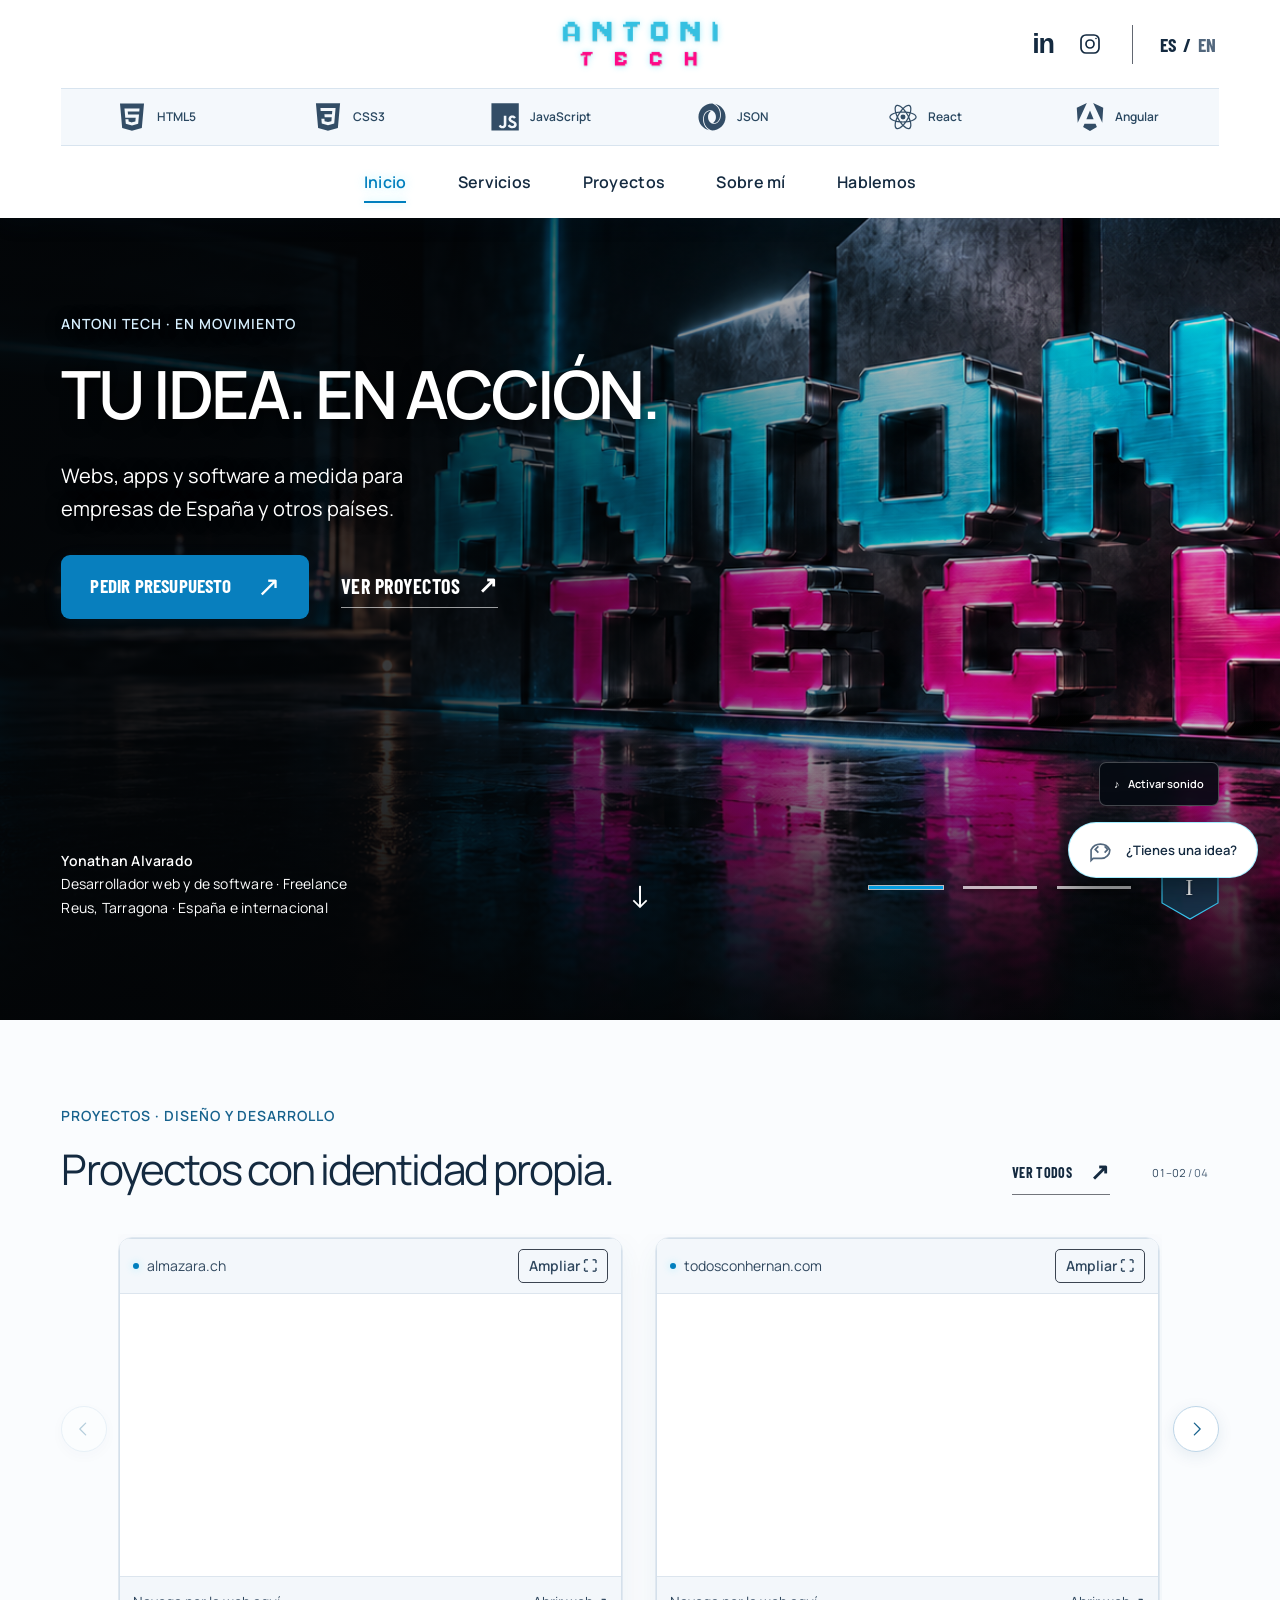
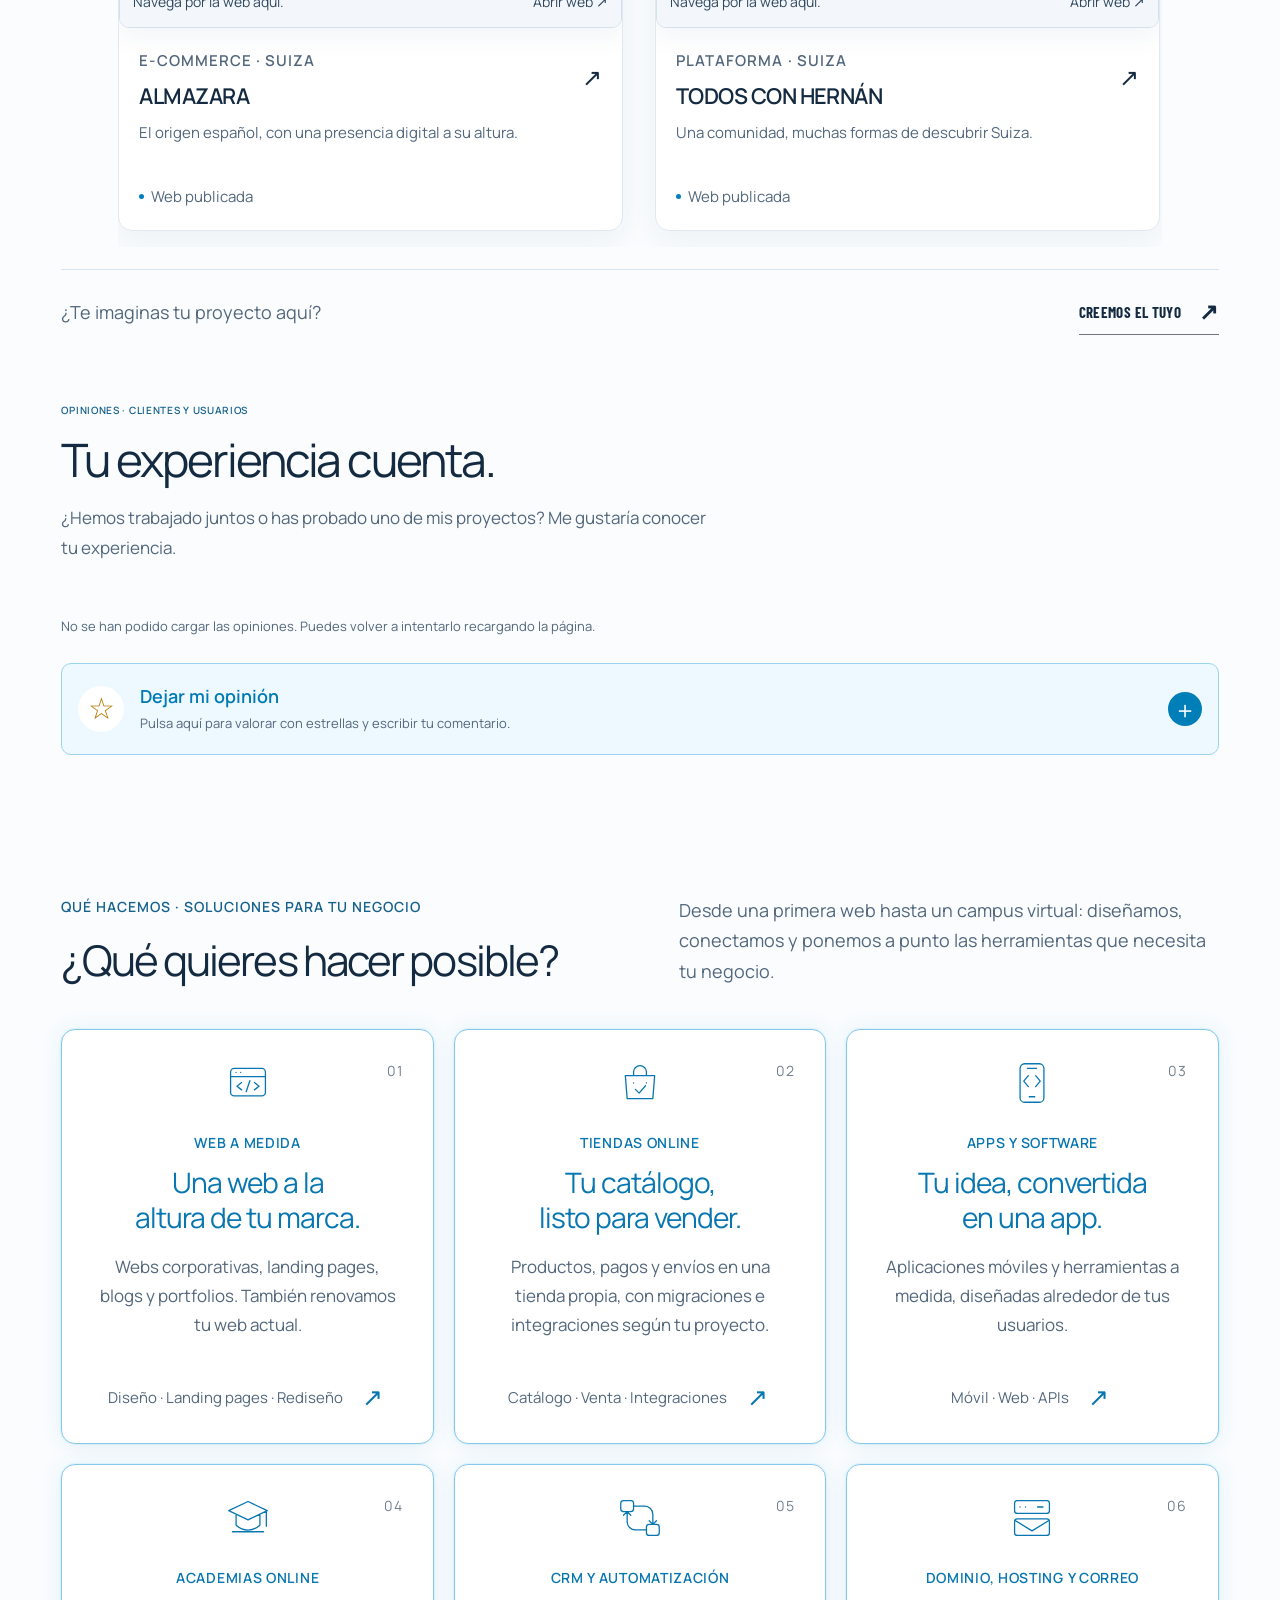
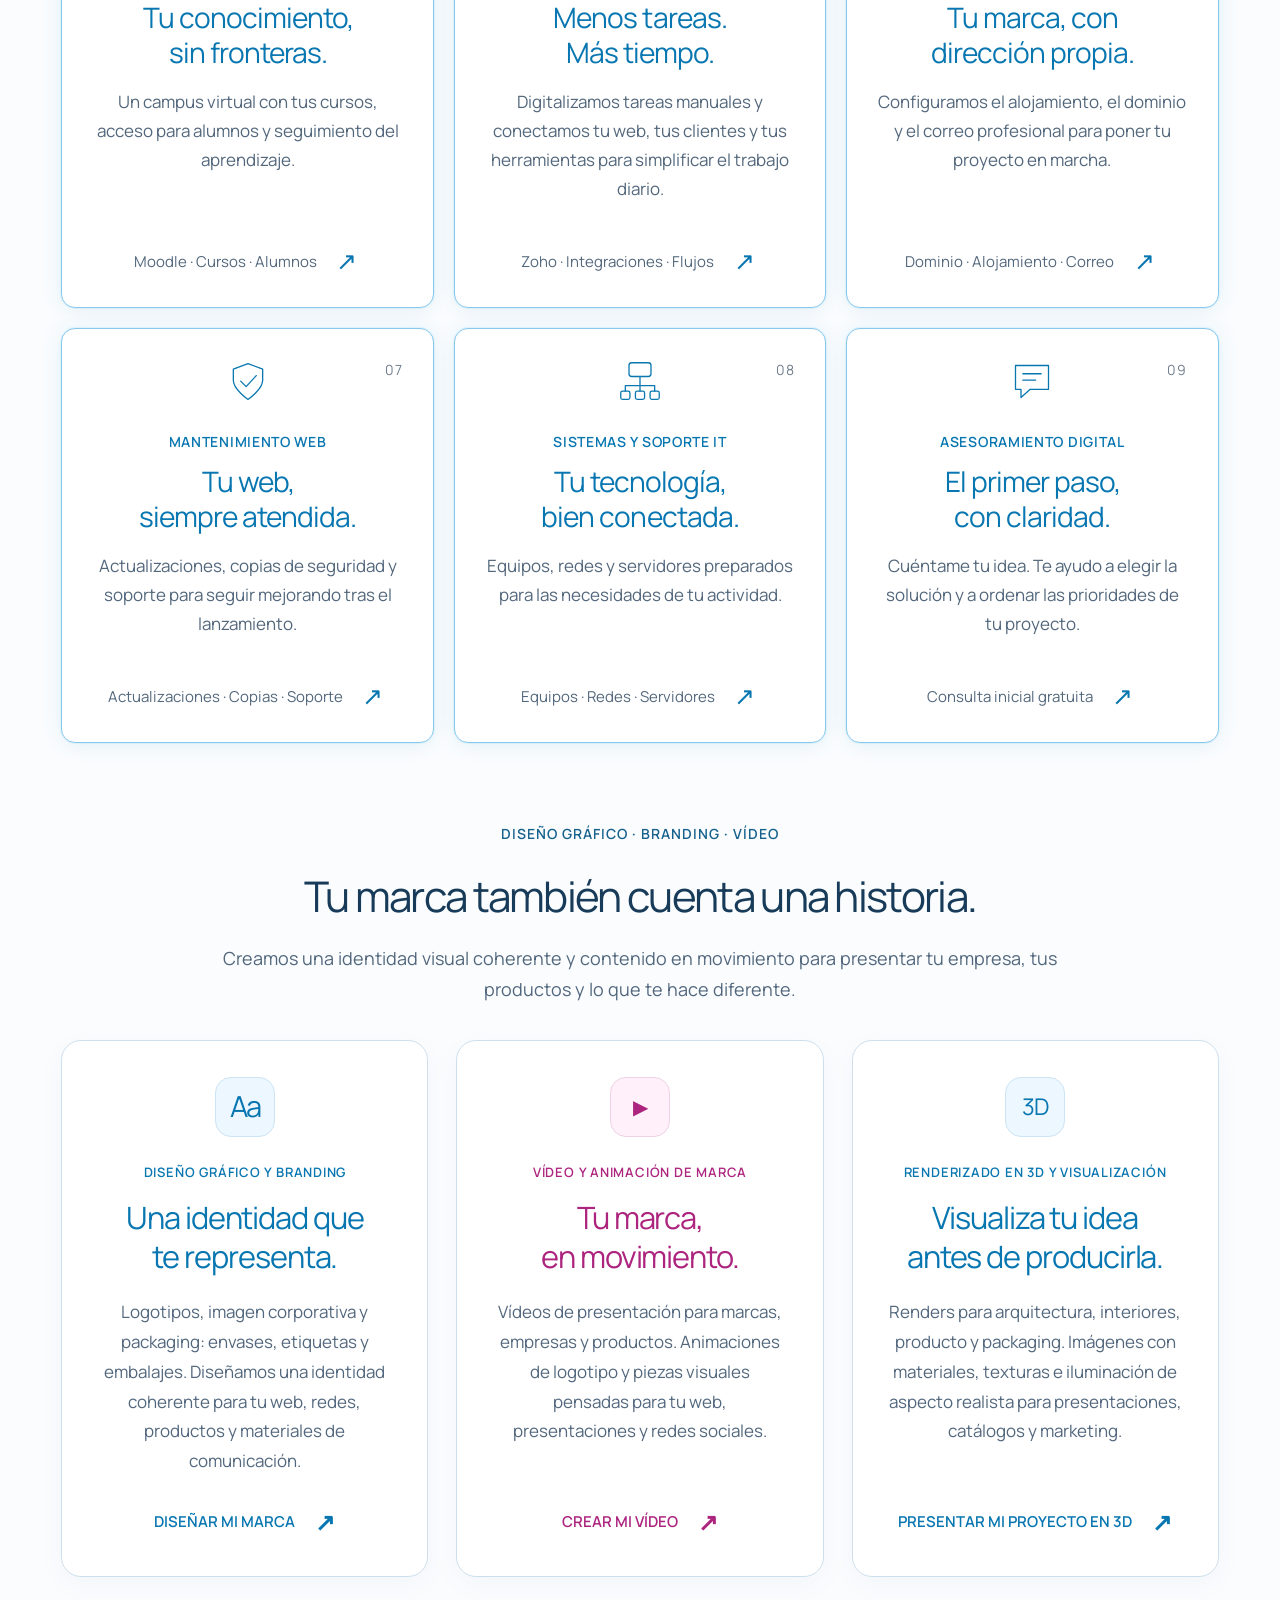
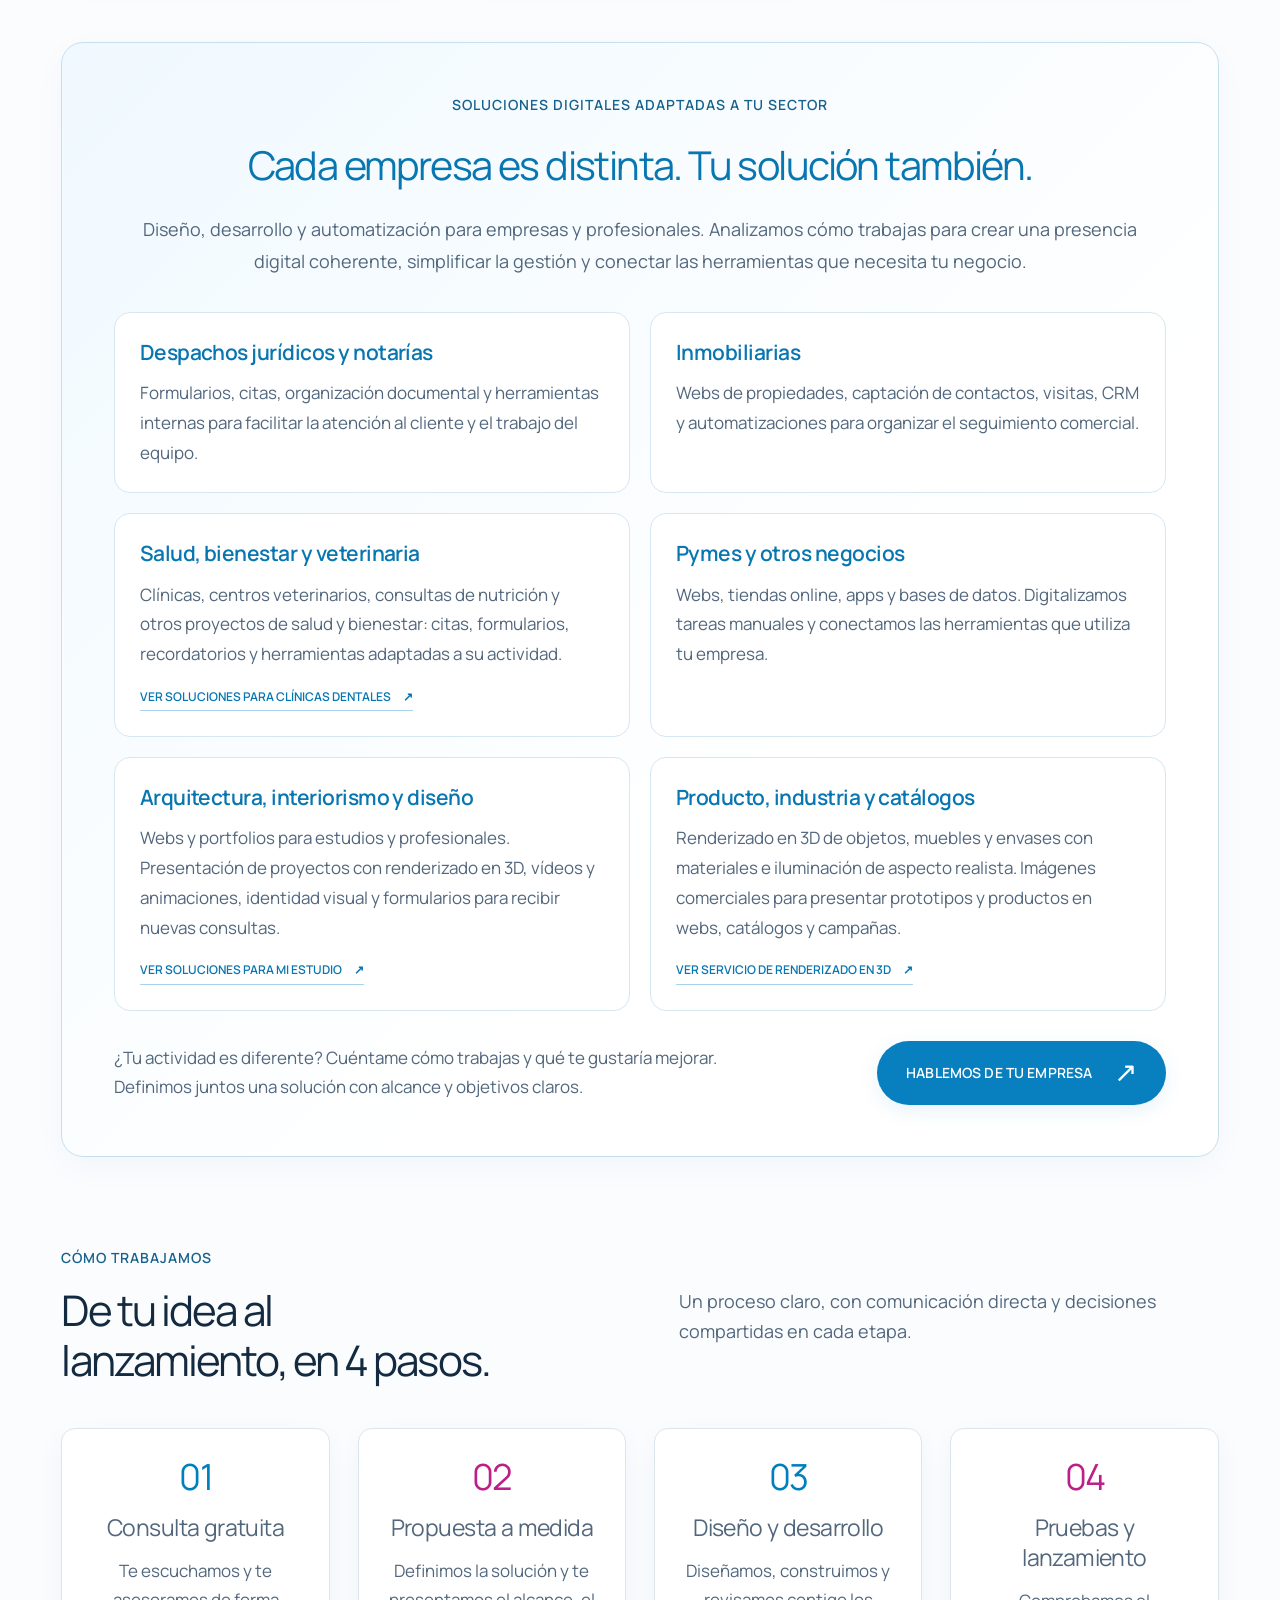
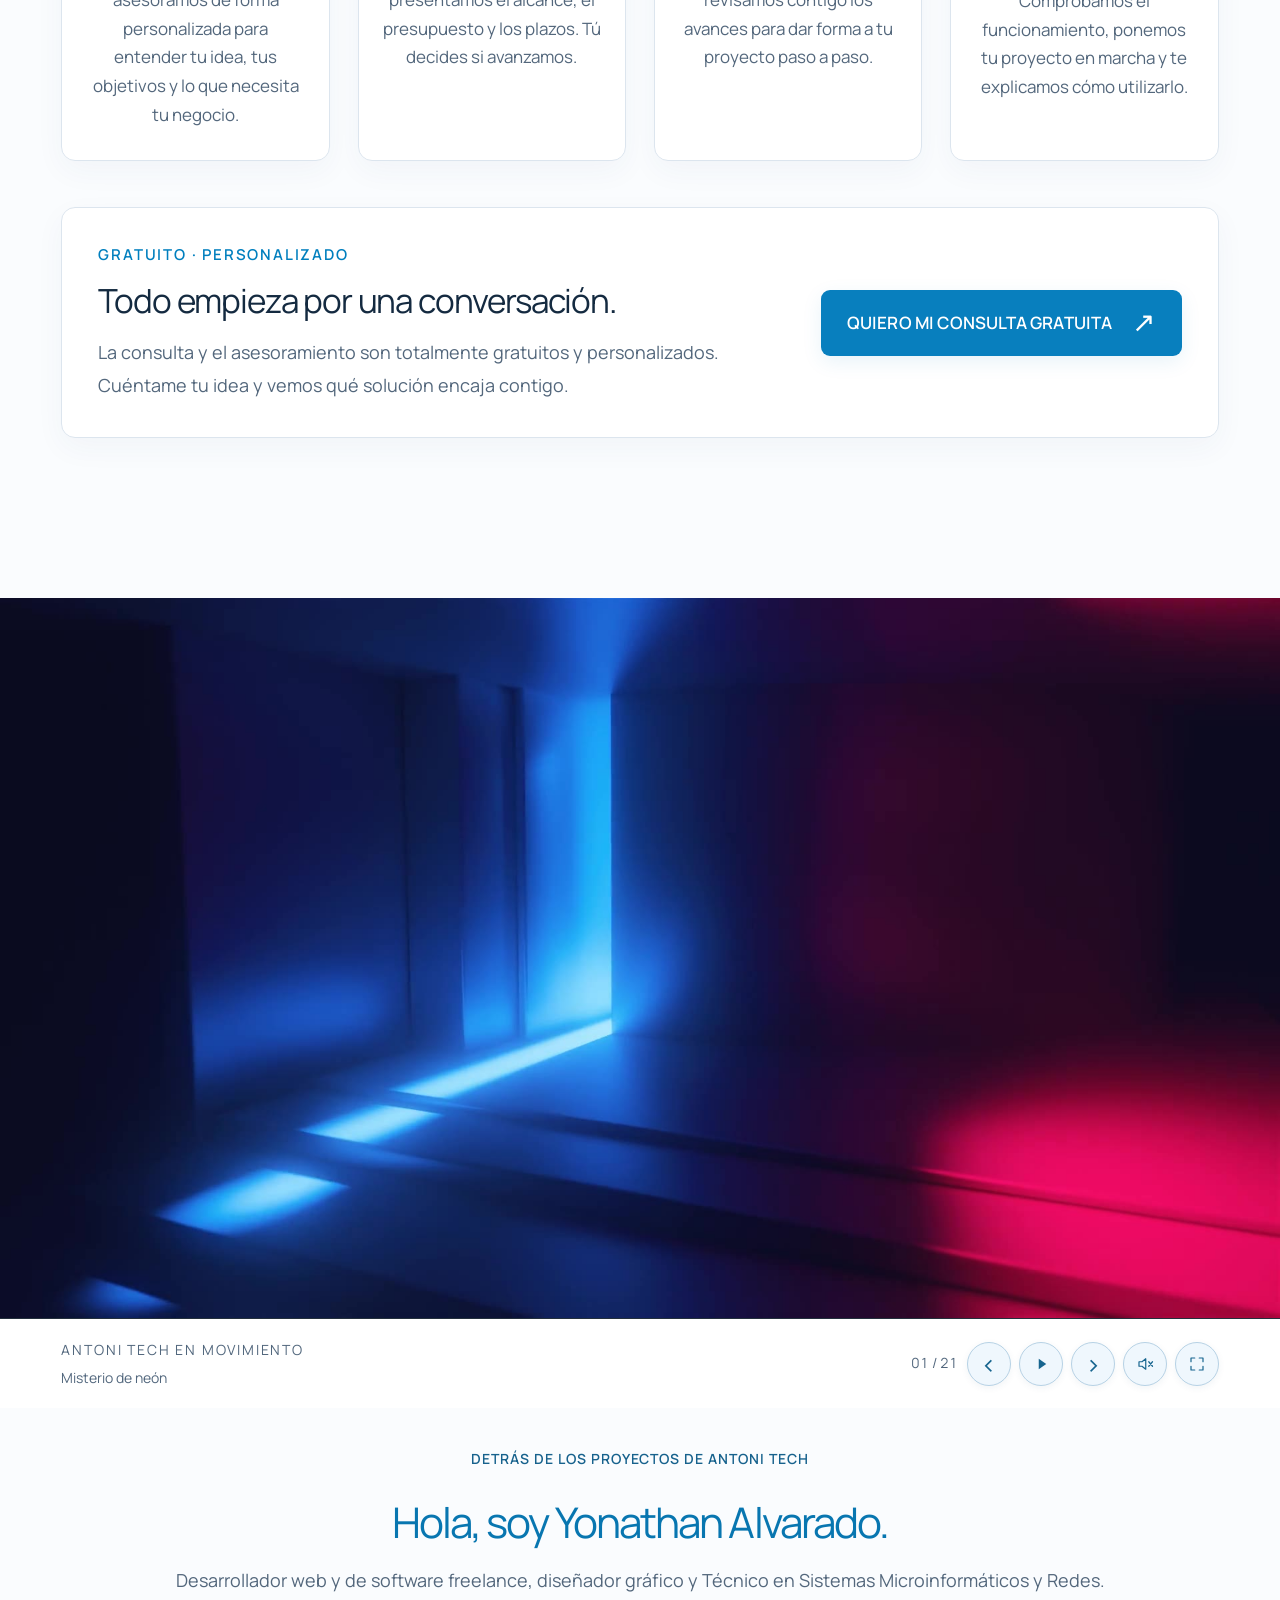
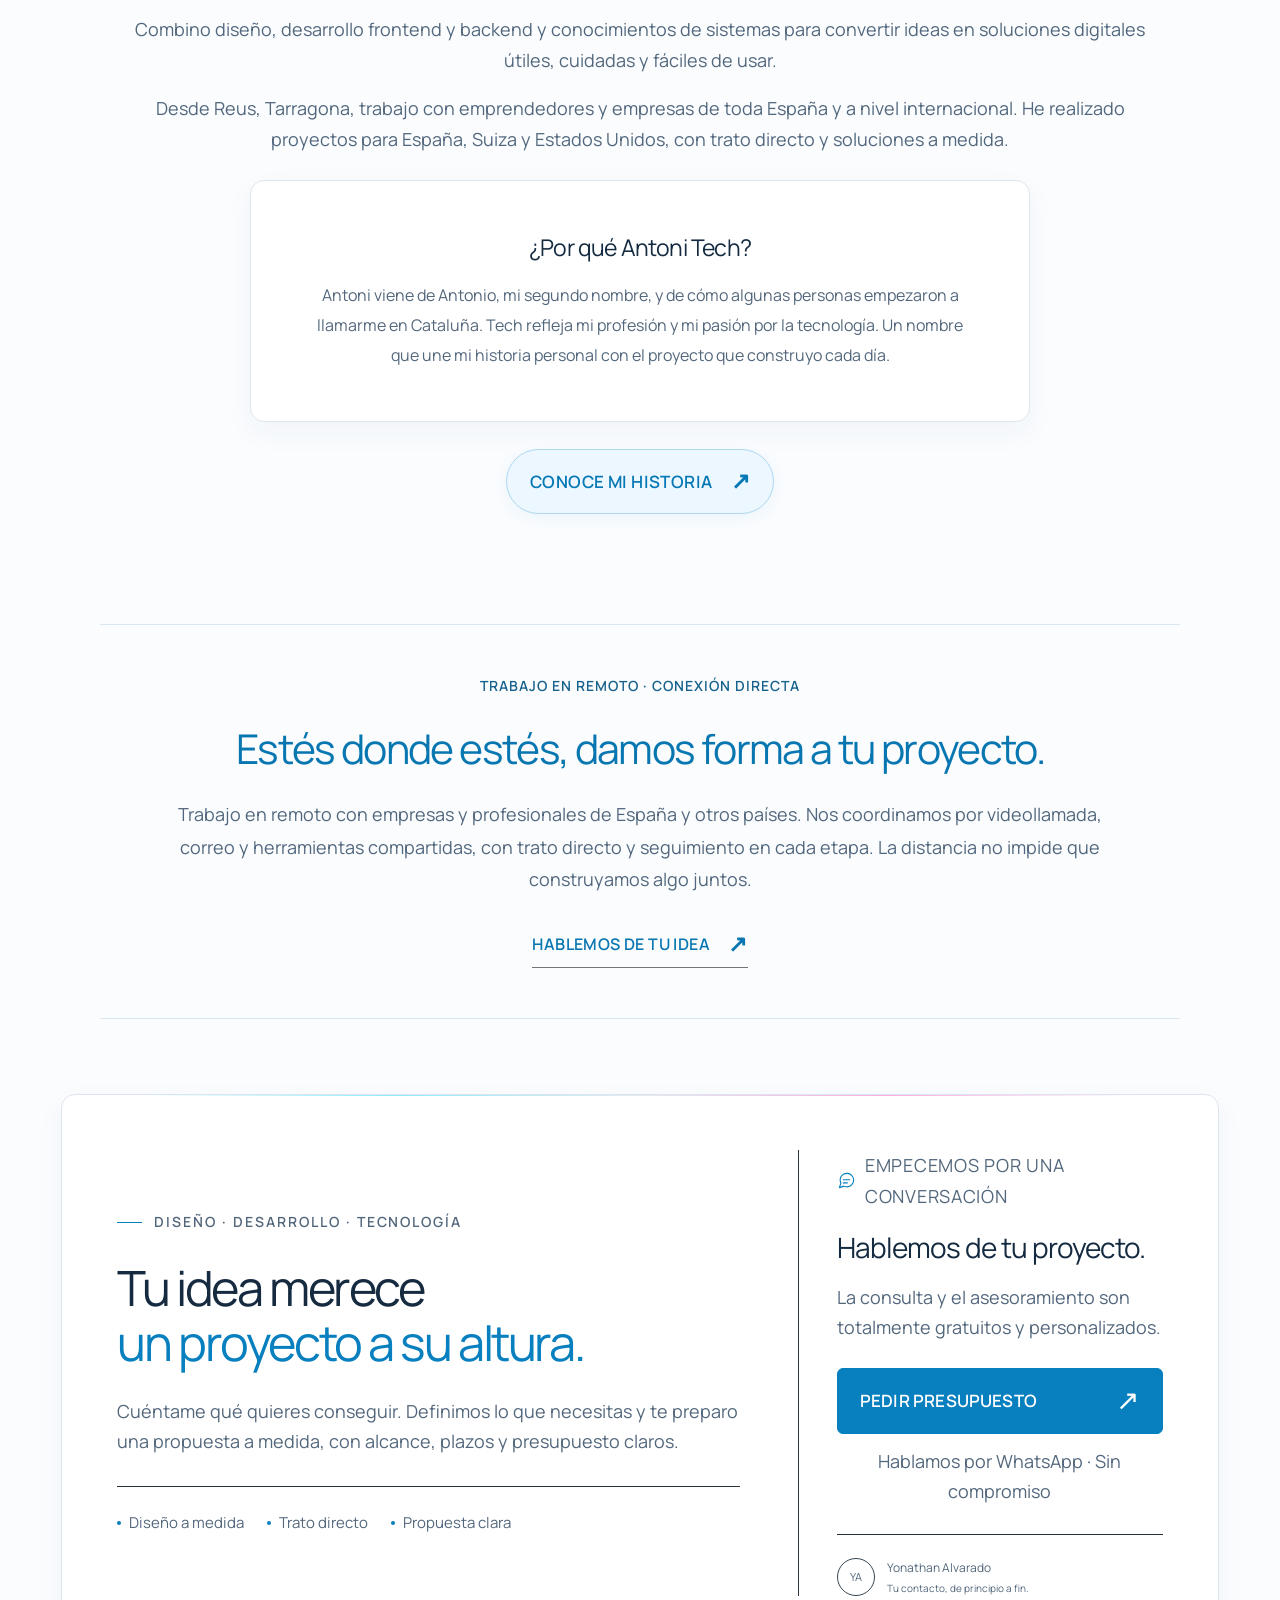
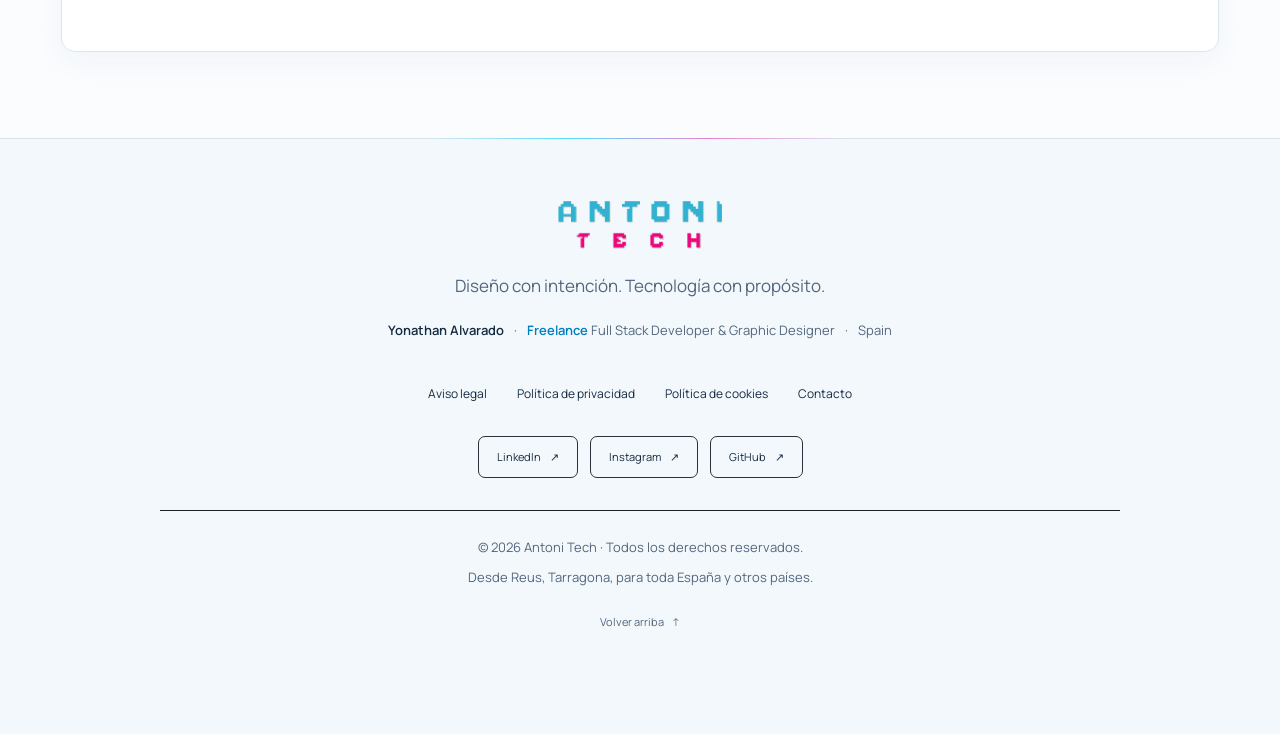
<file: index.html>
<!doctype html>
<html lang="es"><head><meta charset="utf-8"><meta name="viewport" content="width=device-width, initial-scale=1, viewport-fit=cover">
<title data-es="Desarrollo web y software freelance en España · Antoni Tech" data-en="Freelance web and software development in Spain · Antoni Tech">Desarrollo web y software freelance en España · Antoni Tech</title>
<meta name="author" content="Yonathan Alvarado"><meta name="description" content="Yonathan Alvarado, desarrollador web y de software freelance en Reus. Diseño gráfico y sistemas para empresas de España y proyectos internacionales." data-es="Yonathan Alvarado, desarrollador web y de software freelance en Reus. Diseño gráfico y sistemas para empresas de España y proyectos internacionales." data-en="Yonathan Alvarado, freelance web and software developer in Reus. Graphic design and IT systems for businesses in Spain and international projects." data-i18n-attr="content"><meta name="theme-color" content="#080a0e"><link rel="canonical" href="https://antonitech.es/">
<meta property="og:title" content="Desarrollo web y software freelance en España · Antoni Tech"><meta property="og:description" content="Yonathan Alvarado, desarrollador web y de software freelance en Reus. Diseño gráfico y sistemas para empresas de España y proyectos internacionales."><meta property="og:type" content="website"><meta property="og:url" content="https://antonitech.es/"><meta property="og:image" content="https://antonitech.es/assets/hero-metallic.png"><meta property="og:locale" content="es_ES"><meta name="twitter:card" content="summary_large_image"><link rel="icon" href="./assets/antoni-tech-logo.png" type="image/png"><link rel="preload" href="./assets/barlow-condensed-800.ttf" as="font" type="font/ttf" crossorigin><link rel="stylesheet" href="./assets/site.css?v=9b2bd3237c"><link rel="stylesheet" href="./assets/minimal.css?v=0efb3f55ea"><link rel="stylesheet" href="./assets/showcase.css?v=391486834e"><link rel="stylesheet" href="./assets/navigation.css?v=d622c39300"><link rel="stylesheet" href="./assets/hero-media.css?v=bc6b47ca57"><link rel="stylesheet" href="./assets/assistant.css?v=bf14a8760d"><link rel="stylesheet" href="./assets/responsive.css?v=7dd0f3e524"><link rel="stylesheet" href="./assets/reviews.css?v=cfe2217657"><script type="module" src="./assets/reviews.mjs?v=58ecdebe4e"></script><script type="module" src="./assets/assistant.mjs?v=11e9ee3838"></script><script src="./assets/site.js?v=f391092837" defer></script><script src="./assets/navigation.js?v=28f176536f" defer></script><link rel="stylesheet" href="assets/light-tech.css?v=20261019-publicacion-2"></head>
<body id="top" class="home-page"><a class="skip-link" href="#contenido"><span data-es="Saltar al contenido" data-en="Skip to content">Saltar al contenido</span></a>
    <div class="header-spacer" aria-hidden="true"></div><header class="site-header" data-adaptive-header><div class="header-top">
    <a class="brand" href="./index.html" aria-label="Antoni Tech · Inicio"><span class="logo-crop"><img src="./assets/antoni-tech-logo.png" alt="Antoni Tech" width="1500" height="1548"></span></a>
    <div class="header-right"><div class="header-socials"><a href="https://www.linkedin.com/in/yonathan-alvarado-919637101/" target="_blank" rel="noopener noreferrer" aria-label="LinkedIn" class="social-icon linkedin">in</a>
    <a href="https://www.instagram.com/techantoni/" target="_blank" rel="noopener noreferrer" aria-label="Instagram" class="social-icon"><svg viewBox="0 0 24 24" fill="none" stroke="currentColor" stroke-width="1.7" aria-hidden="true"><rect x="3" y="3" width="18" height="18" rx="5"/><circle cx="12" cy="12" r="4"/><circle cx="18" cy="6.5" r=".8" fill="currentColor" stroke="none"/></svg></a></div><div class="language-switch" role="group" aria-label="Language"><button type="button" data-lang="es" aria-pressed="true">ES</button><span aria-hidden="true">/</span><button type="button" data-lang="en" aria-pressed="false">EN</button></div></div></div><div class="technology-band" role="region" aria-label="Tecnologías y herramientas" data-es="Tecnologías y herramientas" data-en="Technologies and tools" data-i18n-attr="aria-label">
    <div class="technology-window"><div class="technology-track"><ul class="technology-group"><li class="technology-logo"><img src="./assets/technologies/html5.svg" alt="" width="28" height="28" decoding="async"><span>HTML5</span></li><li class="technology-logo"><img src="./assets/technologies/css3.svg" alt="" width="28" height="28" decoding="async"><span>CSS3</span></li><li class="technology-logo"><img src="./assets/technologies/javascript.svg" alt="" width="28" height="28" decoding="async"><span>JavaScript</span></li><li class="technology-logo"><img src="./assets/technologies/json.svg" alt="" width="28" height="28" decoding="async"><span>JSON</span></li><li class="technology-logo"><img src="./assets/technologies/react.svg" alt="" width="28" height="28" decoding="async"><span>React</span></li><li class="technology-logo"><img src="./assets/technologies/angular.svg" alt="" width="28" height="28" decoding="async"><span>Angular</span></li><li class="technology-logo"><img src="./assets/technologies/python.svg" alt="" width="28" height="28" decoding="async"><span>Python</span></li><li class="technology-logo"><img src="./assets/technologies/java.svg" alt="" width="28" height="28" decoding="async"><span>Java</span></li><li class="technology-logo"><img src="./assets/technologies/windows11.svg" alt="" width="28" height="28" decoding="async"><span>Windows</span></li><li class="technology-logo"><img src="./assets/technologies/linux.svg" alt="" width="28" height="28" decoding="async"><span>Linux</span></li><li class="technology-logo"><img src="./assets/technologies/apple.svg" alt="" width="28" height="28" decoding="async"><span>macOS</span></li><li class="technology-logo"><img src="./assets/technologies/wordpress.svg" alt="" width="28" height="28" decoding="async"><span>WordPress</span></li><li class="technology-logo"><img src="./assets/technologies/woocommerce.svg" alt="" width="28" height="28" decoding="async"><span>WooCommerce</span></li><li class="technology-logo"><img src="./assets/technologies/prestashop.svg" alt="" width="28" height="28" decoding="async"><span>PrestaShop</span></li><li class="technology-logo"><img src="./assets/technologies/git.svg" alt="" width="28" height="28" decoding="async"><span>Git</span></li><li class="technology-logo"><img src="./assets/technologies/github.svg" alt="" width="28" height="28" decoding="async"><span>GitHub</span></li><li class="technology-logo"><img src="./assets/technologies/docker.svg" alt="" width="28" height="28" decoding="async"><span>Docker</span></li><li class="technology-logo"><img src="./assets/technologies/kubernetes.svg" alt="" width="28" height="28" decoding="async"><span>Kubernetes</span></li><li class="technology-logo"><img src="./assets/technologies/amazonwebservices.svg" alt="" width="28" height="28" decoding="async"><span>AWS</span></li><li class="technology-logo"><img src="./assets/technologies/azure.svg" alt="" width="28" height="28" decoding="async"><span>Azure</span></li><li class="technology-logo"><img src="./assets/technologies/zoho.svg" alt="" width="28" height="28" decoding="async"><span>Zoho CRM</span></li><li class="technology-logo"><img src="./assets/technologies/figma.svg" alt="" width="28" height="28" decoding="async"><span>Figma</span></li><li class="technology-logo"><img src="./assets/technologies/illustrator.svg" alt="" width="28" height="28" decoding="async"><span>Illustrator</span></li><li class="technology-logo"><img src="./assets/technologies/photoshop.svg" alt="" width="28" height="28" decoding="async"><span>Photoshop</span></li><li class="technology-logo"><img src="./assets/technologies/threedsmax.svg" alt="" width="28" height="28" decoding="async"><span>Autodesk 3ds Max</span></li><li class="technology-logo"><img src="./assets/technologies/autocad.svg" alt="" width="28" height="28" decoding="async"><span>AutoCAD</span></li><li class="technology-logo"><img src="./assets/technologies/coreldraw.svg" alt="" width="28" height="28" decoding="async"><span>CorelDRAW</span></li><li class="technology-logo"><img src="./assets/technologies/php.svg" alt="" width="28" height="28" decoding="async"><span>PHP</span></li><li class="technology-logo"><img src="./assets/technologies/mysql.svg" alt="" width="28" height="28" decoding="async"><span>MySQL</span></li><li class="technology-logo"><img src="./assets/technologies/phpmyadmin.svg" alt="" width="28" height="28" decoding="async"><span>phpMyAdmin</span></li><li class="technology-logo"><img src="./assets/technologies/postgresql.svg" alt="" width="28" height="28" decoding="async"><span>PostgreSQL</span></li><li class="technology-logo"><img src="./assets/technologies/typescript.svg" alt="" width="28" height="28" decoding="async"><span>TypeScript</span></li><li class="technology-logo"><img src="./assets/technologies/nextjs.svg" alt="" width="28" height="28" decoding="async"><span>Next.js</span></li><li class="technology-logo"><img src="./assets/technologies/supabase.svg" alt="" width="28" height="28" decoding="async"><span>Supabase</span></li><li class="technology-logo"><img src="./assets/technologies/n8n.svg" alt="" width="28" height="28" decoding="async"><span>n8n</span></li><li class="technology-logo"><img src="./assets/technologies/vscode.svg" alt="" width="28" height="28" decoding="async"><span>VS Code</span></li><li class="technology-logo"><img src="./assets/technologies/apache.svg" alt="" width="28" height="28" decoding="async"><span>Apache</span></li><li class="technology-logo"><img src="./assets/technologies/nginx.svg" alt="" width="28" height="28" decoding="async"><span>Nginx</span></li><li class="technology-logo"><img src="./assets/technologies/xml.svg" alt="" width="28" height="28" decoding="async"><span>XML</span></li></ul><ul class="technology-group" aria-hidden="true" inert><li class="technology-logo"><img src="./assets/technologies/html5.svg" alt="" width="28" height="28" decoding="async"><span>HTML5</span></li><li class="technology-logo"><img src="./assets/technologies/css3.svg" alt="" width="28" height="28" decoding="async"><span>CSS3</span></li><li class="technology-logo"><img src="./assets/technologies/javascript.svg" alt="" width="28" height="28" decoding="async"><span>JavaScript</span></li><li class="technology-logo"><img src="./assets/technologies/json.svg" alt="" width="28" height="28" decoding="async"><span>JSON</span></li><li class="technology-logo"><img src="./assets/technologies/react.svg" alt="" width="28" height="28" decoding="async"><span>React</span></li><li class="technology-logo"><img src="./assets/technologies/angular.svg" alt="" width="28" height="28" decoding="async"><span>Angular</span></li><li class="technology-logo"><img src="./assets/technologies/python.svg" alt="" width="28" height="28" decoding="async"><span>Python</span></li><li class="technology-logo"><img src="./assets/technologies/java.svg" alt="" width="28" height="28" decoding="async"><span>Java</span></li><li class="technology-logo"><img src="./assets/technologies/windows11.svg" alt="" width="28" height="28" decoding="async"><span>Windows</span></li><li class="technology-logo"><img src="./assets/technologies/linux.svg" alt="" width="28" height="28" decoding="async"><span>Linux</span></li><li class="technology-logo"><img src="./assets/technologies/apple.svg" alt="" width="28" height="28" decoding="async"><span>macOS</span></li><li class="technology-logo"><img src="./assets/technologies/wordpress.svg" alt="" width="28" height="28" decoding="async"><span>WordPress</span></li><li class="technology-logo"><img src="./assets/technologies/woocommerce.svg" alt="" width="28" height="28" decoding="async"><span>WooCommerce</span></li><li class="technology-logo"><img src="./assets/technologies/prestashop.svg" alt="" width="28" height="28" decoding="async"><span>PrestaShop</span></li><li class="technology-logo"><img src="./assets/technologies/git.svg" alt="" width="28" height="28" decoding="async"><span>Git</span></li><li class="technology-logo"><img src="./assets/technologies/github.svg" alt="" width="28" height="28" decoding="async"><span>GitHub</span></li><li class="technology-logo"><img src="./assets/technologies/docker.svg" alt="" width="28" height="28" decoding="async"><span>Docker</span></li><li class="technology-logo"><img src="./assets/technologies/kubernetes.svg" alt="" width="28" height="28" decoding="async"><span>Kubernetes</span></li><li class="technology-logo"><img src="./assets/technologies/amazonwebservices.svg" alt="" width="28" height="28" decoding="async"><span>AWS</span></li><li class="technology-logo"><img src="./assets/technologies/azure.svg" alt="" width="28" height="28" decoding="async"><span>Azure</span></li><li class="technology-logo"><img src="./assets/technologies/zoho.svg" alt="" width="28" height="28" decoding="async"><span>Zoho CRM</span></li><li class="technology-logo"><img src="./assets/technologies/figma.svg" alt="" width="28" height="28" decoding="async"><span>Figma</span></li><li class="technology-logo"><img src="./assets/technologies/illustrator.svg" alt="" width="28" height="28" decoding="async"><span>Illustrator</span></li><li class="technology-logo"><img src="./assets/technologies/photoshop.svg" alt="" width="28" height="28" decoding="async"><span>Photoshop</span></li><li class="technology-logo"><img src="./assets/technologies/threedsmax.svg" alt="" width="28" height="28" decoding="async"><span>Autodesk 3ds Max</span></li><li class="technology-logo"><img src="./assets/technologies/autocad.svg" alt="" width="28" height="28" decoding="async"><span>AutoCAD</span></li><li class="technology-logo"><img src="./assets/technologies/coreldraw.svg" alt="" width="28" height="28" decoding="async"><span>CorelDRAW</span></li><li class="technology-logo"><img src="./assets/technologies/php.svg" alt="" width="28" height="28" decoding="async"><span>PHP</span></li><li class="technology-logo"><img src="./assets/technologies/mysql.svg" alt="" width="28" height="28" decoding="async"><span>MySQL</span></li><li class="technology-logo"><img src="./assets/technologies/phpmyadmin.svg" alt="" width="28" height="28" decoding="async"><span>phpMyAdmin</span></li><li class="technology-logo"><img src="./assets/technologies/postgresql.svg" alt="" width="28" height="28" decoding="async"><span>PostgreSQL</span></li><li class="technology-logo"><img src="./assets/technologies/typescript.svg" alt="" width="28" height="28" decoding="async"><span>TypeScript</span></li><li class="technology-logo"><img src="./assets/technologies/nextjs.svg" alt="" width="28" height="28" decoding="async"><span>Next.js</span></li><li class="technology-logo"><img src="./assets/technologies/supabase.svg" alt="" width="28" height="28" decoding="async"><span>Supabase</span></li><li class="technology-logo"><img src="./assets/technologies/n8n.svg" alt="" width="28" height="28" decoding="async"><span>n8n</span></li><li class="technology-logo"><img src="./assets/technologies/vscode.svg" alt="" width="28" height="28" decoding="async"><span>VS Code</span></li><li class="technology-logo"><img src="./assets/technologies/apache.svg" alt="" width="28" height="28" decoding="async"><span>Apache</span></li><li class="technology-logo"><img src="./assets/technologies/nginx.svg" alt="" width="28" height="28" decoding="async"><span>Nginx</span></li><li class="technology-logo"><img src="./assets/technologies/xml.svg" alt="" width="28" height="28" decoding="async"><span>XML</span></li></ul></div></div></div><div class="navigation-bar">
      <a class="brand compact-brand" href="./index.html" aria-label="Antoni Tech · Inicio / Home"><span class="logo-crop"><img src="./assets/antoni-tech-logo.png" alt="Antoni Tech" width="1500" height="1548"></span></a>
      <nav class="primary-nav" id="primary-navigation" aria-label="Principal / Main navigation"><a href="./index.html" aria-current="page"><span data-es="Inicio" data-en="Home">Inicio</span></a><a href="./servicios/index.html"><span data-es="Servicios" data-en="Services">Servicios</span></a><a href="./proyectos/index.html" class="nav-projects"><span data-es="Proyectos" data-en="Work">Proyectos</span></a><a href="./sobre-mi/index.html"><span data-es="Sobre mí" data-en="About">Sobre mí</span></a><a href="./contacto/index.html"><span data-es="Hablemos" data-en="Let’s talk">Hablemos</span></a></nav>
      <div class="compact-actions"><a class="header-whatsapp" href="https://wa.me/34635977484?text=Hola%2C%20Yonathan.%20Me%20gustar%C3%ADa%20pedir%20presupuesto%20para%20mi%20proyecto." data-whatsapp data-url-es="https://wa.me/34635977484?text=Hola%2C%20Yonathan.%20Me%20gustar%C3%ADa%20pedir%20presupuesto%20para%20mi%20proyecto." data-url-en="https://wa.me/34635977484?text=Hi%20Yonathan%2C%20I%20would%20like%20to%20request%20a%20quote%20for%20my%20project." target="_blank" rel="noopener noreferrer" aria-label="Hablemos por WhatsApp" data-es="Hablemos por WhatsApp" data-en="Let’s talk on WhatsApp" data-i18n-attr="aria-label"><svg viewBox="0 0 24 24" fill="none" stroke="currentColor" stroke-width="1.6" aria-hidden="true"><path d="M20.5 11.5a8.5 8.5 0 0 1-12.3 7.6L3 21l1.9-5.2A8.5 8.5 0 1 1 20.5 11.5Z"/><path d="M8 8c0 4 4 8 8 8l1-2-3-1-1 1-3-3 1-1-1-3-2 1Z"/></svg><span class="header-whatsapp-desktop"><span data-es="Hablemos" data-en="Let’s talk">Hablemos</span></span><span class="header-whatsapp-mobile">WhatsApp</span></a><button class="nav-toggle" type="button" aria-controls="primary-navigation" aria-expanded="false"><span data-es="Menú" data-en="Menu">Menú</span><span class="nav-toggle-icon" aria-hidden="true"></span></button></div>
    </div></header><main id="contenido"><section class="hero" aria-labelledby="hero-title"><img class="hero-art" src="./assets/hero-metallic.png" width="1672" height="941" fetchpriority="high" alt="Logo metálico de Antoni Tech en cian y magenta, con reflejos sobre el suelo"><img class="hero-logo-light" src="./assets/hero-metallic.png" alt="" aria-hidden="true" width="1672" height="941"><img class="hero-services-art" src="./assets/hero-services.png?v=60ff42adf2" width="1860" height="845" alt="Montaje ilustrativo de Almazara, Todos con Hernán y Edis Alvarado en portátil, tablet y móvil" data-es="Montaje ilustrativo de Almazara, Todos con Hernán y Edis Alvarado en portátil, tablet y móvil" data-en="Illustrative mockups of Almazara, Todos con Hernán and Edis Alvarado on a laptop, tablet and phone" data-i18n-attr="alt" loading="eager" decoding="async" aria-hidden="true"><div class="hero-film-layer" aria-hidden="true" inert><video class="hero-film" playsinline muted preload="none" poster="./assets/hero-metallic.png" controls aria-label="Vídeo de presentación de Antoni Tech"><source src="./assets/hero-cyber-film.mp4?v=5777adbd46" type="video/mp4"><span data-es="Tu navegador no admite vídeo." data-en="Your browser does not support video.">Tu navegador no admite vídeo.</span></video><button class="hero-film-start" type="button" hidden><span data-es="Reproducir vídeo" data-en="Play video">Reproducir vídeo</span> ▷</button><button class="hero-sound" type="button" aria-pressed="false" aria-label="Activar sonido"><span aria-hidden="true">♪</span><span data-hero-sound-label><span data-es="Activar sonido" data-en="Enable sound">Activar sonido</span></span></button></div><div class="hero-shade"></div>
    <div class="hero-content wrap"><div id="hero-copy"><p class="eyebrow" data-hero-eyebrow data-es="DESARROLLO WEB · DISEÑO · TECNOLOGÍA" data-en="WEB DEVELOPMENT · DESIGN · TECHNOLOGY">DESARROLLO WEB · DISEÑO · TECNOLOGÍA</p><h1 id="hero-title"><span data-hero-line data-es="DISEÑO." data-en="DESIGN.">DISEÑO.</span> <span data-hero-line data-es="CÓDIGO." data-en="CODE.">CÓDIGO.</span> <span data-hero-line data-es="IMPACTO." data-en="IMPACT.">IMPACTO.</span></h1><p class="hero-description" data-hero-description data-es="Webs, apps móviles y software a medida para dar forma a tu próximo proyecto." data-en="Websites, mobile apps and custom software to bring your next project to life.">Webs, apps móviles y software a medida para dar forma a tu próximo proyecto.</p></div>
    <div class="hero-actions"><a class="button button-solid" href="https://wa.me/34635977484?text=Hola%2C%20Yonathan.%20Me%20gustar%C3%ADa%20pedir%20presupuesto%20para%20mi%20proyecto." target="_blank" rel="noopener noreferrer" data-whatsapp data-url-es="https://wa.me/34635977484?text=Hola%2C%20Yonathan.%20Me%20gustar%C3%ADa%20pedir%20presupuesto%20para%20mi%20proyecto." data-url-en="https://wa.me/34635977484?text=Hi%20Yonathan%2C%20I%20would%20like%20to%20request%20a%20quote%20for%20my%20project."><span data-es="PEDIR PRESUPUESTO" data-en="REQUEST A QUOTE">PEDIR PRESUPUESTO</span><span aria-hidden="true">↗</span></a><a class="text-link" href="./proyectos/index.html"><span data-es="VER PROYECTOS" data-en="VIEW WORK">VER PROYECTOS</span><span aria-hidden="true">↗</span></a></div></div>
    <div class="hero-bottom wrap"><div class="hero-signature"><p>Yonathan Alvarado</p><p data-es="Desarrollador web y de software · Freelance" data-en="Web &amp; Software Developer · Freelance">Desarrollador web y de software · Freelance</p><p data-es="Reus, Tarragona · España e internacional" data-en="Reus, Tarragona · Spain &amp; international">Reus, Tarragona · España e internacional</p></div><a href="#seleccion" class="scroll-cue" aria-label="Ver proyectos seleccionados / Selected work">↓</a><div class="hero-controls"><div class="slide-selectors" role="group" aria-label="Presentación / Slideshow"><button class="slide-selector" type="button" data-slide="0" aria-pressed="true" aria-label="1. Vídeo de Antoni Tech" data-es="1. Vídeo de Antoni Tech" data-en="1. Antoni Tech film" data-i18n-attr="aria-label" aria-controls="hero-copy"><span aria-hidden="true"></span></button><button class="slide-selector" type="button" data-slide="1" aria-pressed="false" aria-label="2. Diseño, código e impacto" data-es="2. Diseño, código e impacto" data-en="2. Design, code and impact" data-i18n-attr="aria-label" aria-controls="hero-copy"><span aria-hidden="true"></span></button><button class="slide-selector" type="button" data-slide="2" aria-pressed="false" aria-label="3. Soluciones digitales para tu negocio" data-es="3. Soluciones digitales para tu negocio" data-en="3. Digital solutions for your business" data-i18n-attr="aria-label" aria-controls="hero-copy"><span aria-hidden="true"></span></button></div><button class="motion-toggle" type="button" aria-label="Pausar presentación" aria-pressed="false"><span class="sr-only" data-es="PAUSAR PRESENTACIÓN" data-en="PAUSE SLIDESHOW">PAUSAR PRESENTACIÓN</span><span aria-hidden="true">Ⅱ</span></button></div><span id="slide-status" class="sr-only" role="status"></span></div></section>
    <section class="work-section wrap" id="seleccion" aria-labelledby="work-title">
    <div class="section-top"><div><p data-es="PROYECTOS · DISEÑO Y DESARROLLO" data-en="PROJECTS · DESIGN &amp; DEVELOPMENT" class="eyebrow">PROYECTOS · DISEÑO Y DESARROLLO</p><h2 id="work-title"><span data-es="Proyectos con identidad propia." data-en="Projects with their own identity.">Proyectos con identidad propia.</span></h2></div>
    <div class="work-tools"><a class="text-link" href="./proyectos/index.html"><span data-es="VER TODOS" data-en="VIEW ALL">VER TODOS</span><span aria-hidden="true">↗</span></a><span class="gallery-count" aria-hidden="true"><span data-project-range>01–02</span><span class="gallery-total"> / 04</span></span></div></div>
    <div class="gallery-stage">
    <button class="gallery-arrow" type="button" data-project-prev aria-controls="project-gallery" aria-label="Proyecto anterior" data-es="Proyecto anterior" data-en="Previous project" data-i18n-attr="aria-label" disabled><svg viewBox="0 0 24 24" aria-hidden="true"><path d="m14 5-7 7 7 7"/></svg></button>
    <div class="project-carousel" id="project-gallery" role="region" aria-labelledby="work-title" tabindex="0"><article class="project-card almazara" data-category="commerce"><div class="project-browser-slot"><dialog open class="project-browser" aria-labelledby="preview-title-almazara">
    <div class="browser-toolbar"><span class="browser-address" id="preview-title-almazara"><span class="live-dot" aria-hidden="true"></span>almazara.ch</span><button type="button" class="browser-expand" aria-expanded="false"><span class="expand-label"><span data-es="Ampliar" data-en="Expand">Ampliar</span> ⛶</span><span class="collapse-label"><span data-es="Volver al recuadro" data-en="Back to preview">Volver al recuadro</span> ×</span></button></div>
    <div class="browser-viewport"><iframe class="browser-frame" src="https://almazara.ch/" title="Web de ALMAZARA" data-es="Web de ALMAZARA" data-en="ALMAZARA website" data-i18n-attr="title" loading="lazy" referrerpolicy="strict-origin-when-cross-origin" sandbox="allow-scripts allow-same-origin allow-forms allow-popups allow-popups-to-escape-sandbox allow-downloads"></iframe></div>
    <div class="browser-footer"><span><span data-es="Navega por la web aquí." data-en="Explore the website here.">Navega por la web aquí.</span></span><a href="https://almazara.ch/" target="_blank" rel="noopener noreferrer"><span data-es="Abrir web" data-en="Open website">Abrir web</span> ↗</a></div>
    </dialog></div><a class="project-card-link" href="./proyectos/almazara/index.html"><div class="project-caption"><div><p data-es="E-commerce · Suiza" data-en="E-commerce · Switzerland" class="project-category">E-commerce · Suiza</p><h3>ALMAZARA</h3></div><span aria-hidden="true">↗</span></div><p data-es="El origen español, con una presencia digital a su altura." data-en="Spanish origins, with a digital presence to match." class="project-description">El origen español, con una presencia digital a su altura.</p><p data-es="Web publicada" data-en="Published website" class="project-state">Web publicada</p></a></article><article class="project-card todos-con-hernan" data-category="platform"><div class="project-browser-slot"><dialog open class="project-browser" aria-labelledby="preview-title-todos-con-hernan">
    <div class="browser-toolbar"><span class="browser-address" id="preview-title-todos-con-hernan"><span class="live-dot" aria-hidden="true"></span>todosconhernan.com</span><button type="button" class="browser-expand" aria-expanded="false"><span class="expand-label"><span data-es="Ampliar" data-en="Expand">Ampliar</span> ⛶</span><span class="collapse-label"><span data-es="Volver al recuadro" data-en="Back to preview">Volver al recuadro</span> ×</span></button></div>
    <div class="browser-viewport"><iframe class="browser-frame" src="https://www.todosconhernan.com/" title="Web de TODOS CON HERNÁN" data-es="Web de TODOS CON HERNÁN" data-en="TODOS CON HERNÁN website" data-i18n-attr="title" loading="lazy" referrerpolicy="strict-origin-when-cross-origin" sandbox="allow-scripts allow-same-origin allow-forms allow-popups allow-popups-to-escape-sandbox allow-downloads"></iframe></div>
    <div class="browser-footer"><span><span data-es="Navega por la web aquí." data-en="Explore the website here.">Navega por la web aquí.</span></span><a href="https://www.todosconhernan.com/" target="_blank" rel="noopener noreferrer"><span data-es="Abrir web" data-en="Open website">Abrir web</span> ↗</a></div>
    </dialog></div><a class="project-card-link" href="./proyectos/todos-con-hernan/index.html"><div class="project-caption"><div><p data-es="Plataforma · Suiza" data-en="Platform · Switzerland" class="project-category">Plataforma · Suiza</p><h3>TODOS CON HERNÁN</h3></div><span aria-hidden="true">↗</span></div><p data-es="Una comunidad, muchas formas de descubrir Suiza." data-en="One community, many ways to discover Switzerland." class="project-description">Una comunidad, muchas formas de descubrir Suiza.</p><p data-es="Web publicada" data-en="Published website" class="project-state">Web publicada</p></a></article><article class="project-card studi1" data-category="business"><a class="project-card-link" href="./proyectos/studi1/index.html"><div class="project-cover"><div class="studi-official-art"><img src="./assets/studi1-official.png?v=ccd411324a" alt="Logo oficial de Gimnàs Studi1 · Raúl Beas" width="2048" height="701" loading="lazy"></div><span class="project-index">03 / 04</span></div><div class="project-caption"><div><p data-es="Web de negocio · Reus" data-en="Business website · Reus" class="project-category">Web de negocio · Reus</p><h3>GIMNÀS STUDI1</h3></div><span aria-hidden="true">↗</span></div><p data-es="La energía de un gimnasio, llevada a su identidad digital." data-en="A gym’s energy, translated into its digital identity." class="project-description">La energía de un gimnasio, llevada a su identidad digital.</p><p data-es="Diseño / en desarrollo" data-en="Design / in development" class="project-state is-development">Diseño / en desarrollo</p></a></article><article class="project-card edis-alvarado" data-category="business"><div class="project-browser-slot"><dialog open class="project-browser" aria-labelledby="preview-title-edis-alvarado">
    <div class="browser-toolbar"><span class="browser-address" id="preview-title-edis-alvarado"><span class="live-dot" aria-hidden="true"></span>techantoni380-create.github.io</span><button type="button" class="browser-expand" aria-expanded="false"><span class="expand-label"><span data-es="Ampliar" data-en="Expand">Ampliar</span> ⛶</span><span class="collapse-label"><span data-es="Volver al recuadro" data-en="Back to preview">Volver al recuadro</span> ×</span></button></div>
    <div class="browser-viewport"><iframe class="browser-frame" src="https://techantoni380-create.github.io/Edis-Alvarado-Book1/" title="Web de EDIS ALVARADO" data-es="Web de EDIS ALVARADO" data-en="EDIS ALVARADO website" data-i18n-attr="title" loading="lazy" referrerpolicy="strict-origin-when-cross-origin" sandbox="allow-scripts allow-same-origin allow-forms allow-popups allow-popups-to-escape-sandbox allow-downloads"></iframe></div>
    <div class="browser-footer"><span><span data-es="Navega por la web aquí." data-en="Explore the website here.">Navega por la web aquí.</span></span><a href="https://techantoni380-create.github.io/Edis-Alvarado-Book1/" target="_blank" rel="noopener noreferrer"><span data-es="Abrir web" data-en="Open website">Abrir web</span> ↗</a></div>
    </dialog></div><a class="project-card-link" href="./proyectos/edis-alvarado/index.html"><div class="project-caption"><div><p data-es="Web de autor · Miami" data-en="Author website · Miami" class="project-category">Web de autor · Miami</p><h3>EDIS ALVARADO</h3></div><span aria-hidden="true">↗</span></div><p data-es="Una historia que encuentra su espacio en internet." data-en="A story that finds its place online." class="project-description">Una historia que encuentra su espacio en internet.</p><p data-es="Web publicada" data-en="Published website" class="project-state">Web publicada</p></a></article></div>
    <button class="gallery-arrow gallery-next" type="button" data-project-next aria-controls="project-gallery" aria-label="Proyecto siguiente" data-es="Proyecto siguiente" data-en="Next project" data-i18n-attr="aria-label"><svg viewBox="0 0 24 24" aria-hidden="true"><path d="m10 5 7 7-7 7"/></svg></button>
    </div>
    <p class="sr-only" id="gallery-status" role="status" aria-live="polite" aria-atomic="true"></p>
    <div class="gallery-footer"><p data-es="¿Te imaginas tu proyecto aquí?" data-en="Can you picture your project here?">¿Te imaginas tu proyecto aquí?</p><a class="text-link" href="https://wa.me/34635977484?text=Hola%2C%20Yonathan.%20Me%20gustar%C3%ADa%20pedir%20presupuesto%20para%20mi%20proyecto." target="_blank" rel="noopener noreferrer" data-whatsapp data-url-es="https://wa.me/34635977484?text=Hola%2C%20Yonathan.%20Me%20gustar%C3%ADa%20pedir%20presupuesto%20para%20mi%20proyecto." data-url-en="https://wa.me/34635977484?text=Hi%20Yonathan%2C%20I%20would%20like%20to%20request%20a%20quote%20for%20my%20project."><span data-es="CREEMOS EL TUYO" data-en="LET’S CREATE YOURS">CREEMOS EL TUYO</span><span aria-hidden="true">↗</span></a></div></section>
    <section class="reviews-section wrap" id="opiniones" aria-labelledby="reviews-title">
      <div class="reviews-heading"><div><p data-es="OPINIONES · CLIENTES Y USUARIOS" data-en="REVIEWS · CLIENTS &amp; USERS" class="eyebrow">OPINIONES · CLIENTES Y USUARIOS</p><h2 id="reviews-title"><span data-es="Tu experiencia cuenta." data-en="Your experience matters.">Tu experiencia cuenta.</span></h2><p data-es="¿Hemos trabajado juntos o has probado uno de mis proyectos? Me gustaría conocer tu experiencia." data-en="Have we worked together or have you tried one of my projects? I would love to hear about your experience." class="reviews-intro">¿Hemos trabajado juntos o has probado uno de mis proyectos? Me gustaría conocer tu experiencia.</p></div><div class="reviews-score" data-reviews-score hidden aria-live="polite"></div></div>
      <div class="reviews-grid" data-reviews-list></div>
      <div class="reviews-empty" data-reviews-empty><span class="reviews-empty-mark" aria-hidden="true">“</span><div><h3 data-es="Aquí empieza nuestra conversación." data-en="Our conversation starts here.">Aquí empieza nuestra conversación.</h3><p data-es="Todavía no hay opiniones publicadas. La próxima puede ser la tuya." data-en="There are no published reviews yet. Yours could be the first.">Todavía no hay opiniones publicadas. La próxima puede ser la tuya.</p></div></div>
      <p class="reviews-list-status" data-reviews-list-status role="status"></p>
      <div class="reviews-more-row"><button type="button" class="text-link" data-reviews-more hidden><span data-es="VER MÁS OPINIONES" data-en="VIEW MORE REVIEWS">VER MÁS OPINIONES</span> <span aria-hidden="true">＋</span></button></div>
      <details class="review-compose"><summary><span data-es="DEJAR MI OPINIÓN" data-en="LEAVE A REVIEW">DEJAR MI OPINIÓN</span><span aria-hidden="true">＋</span></summary><div class="review-compose-body">
        <h3 data-es="Gracias por compartir tu experiencia." data-en="Thank you for sharing your experience.">Gracias por compartir tu experiencia.</h3>
        <p class="review-channel-note" data-review-channel-note></p>
        <form id="review-form">
          <fieldset class="review-rating"><legend><span data-es="Tu valoración" data-en="Your rating">Tu valoración</span></legend><div class="review-stars"><input type="radio" id="review-star-1" name="rating" value="1" required><label for="review-star-1" title="1/5"><span aria-hidden="true">★</span><span data-es="1 de 5 estrellas" data-en="1 out of 5 stars" class="sr-only">1 de 5 estrellas</span></label><input type="radio" id="review-star-2" name="rating" value="2" required><label for="review-star-2" title="2/5"><span aria-hidden="true">★</span><span data-es="2 de 5 estrellas" data-en="2 out of 5 stars" class="sr-only">2 de 5 estrellas</span></label><input type="radio" id="review-star-3" name="rating" value="3" required><label for="review-star-3" title="3/5"><span aria-hidden="true">★</span><span data-es="3 de 5 estrellas" data-en="3 out of 5 stars" class="sr-only">3 de 5 estrellas</span></label><input type="radio" id="review-star-4" name="rating" value="4" required><label for="review-star-4" title="4/5"><span aria-hidden="true">★</span><span data-es="4 de 5 estrellas" data-en="4 out of 5 stars" class="sr-only">4 de 5 estrellas</span></label><input type="radio" id="review-star-5" name="rating" value="5" required><label for="review-star-5" title="5/5"><span aria-hidden="true">★</span><span data-es="5 de 5 estrellas" data-en="5 out of 5 stars" class="sr-only">5 de 5 estrellas</span></label></div><p class="review-rating-value" data-review-rating-label><span data-es="Selecciona de 1 a 5 estrellas" data-en="Select 1 to 5 stars">Selecciona de 1 a 5 estrellas</span></p></fieldset>
          <div class="review-fields"><label for="review-name"><span data-es="Nombre que quieres mostrar" data-en="Your display name">Nombre que quieres mostrar</span><input id="review-name" name="name" type="text" autocomplete="given-name" minlength="2" maxlength="60" required placeholder="Tu nombre" data-es="Tu nombre" data-en="Your name" data-i18n-attr="placeholder"></label><label for="review-audience"><span data-es="¿Cómo conoces Antoni Tech?" data-en="How do you know Antoni Tech?">¿Cómo conoces Antoni Tech?</span><select id="review-audience" name="audience" required><option value="client" data-es="He contratado un servicio" data-en="I have hired a service">He contratado un servicio</option><option value="visitor" data-es="He visitado o utilizado un proyecto" data-en="I have visited or used a project">He visitado o utilizado un proyecto</option></select></label></div>
          <label for="review-body"><span data-es="Cuéntanos tu experiencia" data-en="Tell us about your experience">Cuéntanos tu experiencia</span><textarea id="review-body" name="body" rows="4" minlength="20" maxlength="1200" required placeholder="Qué te ha gustado o qué podría mejorar…" data-es="Qué te ha gustado o qué podría mejorar…" data-en="What did you like, or what could be improved?" data-i18n-attr="placeholder"></textarea></label>
          <p class="review-count" data-review-count>0 / 1200</p>
          <div class="review-honeypot" aria-hidden="true"><label for="review-website">Website<input id="review-website" name="website" type="text" tabindex="-1" autocomplete="off"></label></div>
          <label class="review-consent" for="review-consent"><input id="review-consent" name="consent" type="checkbox" required><span><span data-es="Autorizo el tratamiento y la publicación de mi nombre público y mi opinión, después de su revisión." data-en="I consent to the processing and publication of my display name and review after moderation.">Autorizo el tratamiento y la publicación de mi nombre público y mi opinión, después de su revisión.</span> <a href="./privacidad/index.html"><span data-es="Política de privacidad" data-en="Privacy policy">Política de privacidad</span></a></span></label>
          <p data-es="Todas las puntuaciones se valoran por igual. Se revisan el spam, los insultos y los datos personales. Indica solo información que quieras hacer pública." data-en="All ratings are treated equally. Reviews are checked for spam, abuse and personal data. Only include information you want to make public." class="review-guidance">Todas las puntuaciones se valoran por igual. Se revisan el spam, los insultos y los datos personales. Indica solo información que quieras hacer pública.</p>
          <button class="button button-solid review-submit" type="submit" disabled><span data-review-submit-label><span data-es="ENVIAR OPINIÓN" data-en="SUBMIT REVIEW">ENVIAR OPINIÓN</span></span><span aria-hidden="true">→</span></button>
          <p class="review-form-status" role="status" aria-live="polite" data-review-status></p>
          <noscript><p>Para compartir tu opinión, <a href="https://wa.me/34635977484" target="_blank" rel="noopener noreferrer">escribe a Yonathan por WhatsApp</a>.</p></noscript>
        </form>
      </div></details>
    </section>
    <section class="services-section wrap" aria-labelledby="solutions-title"><div class="section-top"><div><p data-es="QUÉ HACEMOS · SOLUCIONES PARA TU NEGOCIO" data-en="WHAT WE DO · SOLUTIONS FOR YOUR BUSINESS" class="eyebrow">QUÉ HACEMOS · SOLUCIONES PARA TU NEGOCIO</p><h2 id="solutions-title"><span data-es="¿Qué quieres hacer posible?" data-en="What do you want to make possible?">¿Qué quieres hacer posible?</span></h2></div><p data-es="Desde una primera web hasta un campus virtual: diseñamos, conectamos y ponemos a punto las herramientas que necesita tu negocio." data-en="From your first website to a learning platform: we design, connect and set up the tools your business needs." class="section-intro">Desde una primera web hasta un campus virtual: diseñamos, conectamos y ponemos a punto las herramientas que necesita tu negocio.</p></div><div class="solutions-grid"><a class="solution-card" href="./servicios/index.html#web"><div class="solution-card-top"><span class="solution-icon"><svg viewBox="0 0 48 48" aria-hidden="true"><rect x="5" y="8" width="38" height="30" rx="4"/><path d="M5 17h38M11 12.5h.01M16 12.5h.01m1 11-5 4 5 4m14-8 5 4-5 4m-5-10-4 12"/></svg></span><span class="solution-number">01</span></div><p data-es="WEB A MEDIDA" data-en="CUSTOM WEBSITES" class="solution-category">WEB A MEDIDA</p><h3 data-es="Una web a la altura de tu marca." data-en="A website worthy of your brand.">Una web a la altura de tu marca.</h3><p data-es="Webs corporativas, landing pages, blogs y portfolios. También renovamos tu web actual." data-en="Business websites, landing pages, blogs and portfolios. We also refresh existing websites." class="solution-description">Webs corporativas, landing pages, blogs y portfolios. También renovamos tu web actual.</p><div class="solution-card-bottom"><span data-es="Diseño · Landing pages · Rediseño" data-en="Design · Landing pages · Redesign" class="solution-meta">Diseño · Landing pages · Rediseño</span><span class="solution-open"><span class="sr-only"><span data-es="Ver servicio" data-en="View service">Ver servicio</span></span><span aria-hidden="true">↗</span></span></div></a><a class="solution-card" href="./servicios/index.html#ecommerce"><div class="solution-card-top"><span class="solution-icon"><svg viewBox="0 0 48 48" aria-hidden="true"><path d="M8 16h32l-2 25H10L8 16Zm9 0v-4a7 7 0 0 1 14 0v4M17 24h.01M31 24h.01"/><path d="m19 31 4 4 7-8"/></svg></span><span class="solution-number">02</span></div><p data-es="TIENDAS ONLINE" data-en="ONLINE STORES" class="solution-category">TIENDAS ONLINE</p><h3 data-es="Tu catálogo, listo para vender." data-en="Your catalogue, ready to sell.">Tu catálogo, listo para vender.</h3><p data-es="Productos, pagos y envíos en una tienda propia, con migraciones e integraciones según tu proyecto." data-en="Products, payments and shipping in your own store, with migrations and integrations scoped to your project." class="solution-description">Productos, pagos y envíos en una tienda propia, con migraciones e integraciones según tu proyecto.</p><div class="solution-card-bottom"><span data-es="Catálogo · Venta · Integraciones" data-en="Catalogue · Sales · Integrations" class="solution-meta">Catálogo · Venta · Integraciones</span><span class="solution-open"><span class="sr-only"><span data-es="Ver servicio" data-en="View service">Ver servicio</span></span><span aria-hidden="true">↗</span></span></div></a><a class="solution-card" href="./servicios/index.html#apps"><div class="solution-card-top"><span class="solution-icon"><svg viewBox="0 0 48 48" aria-hidden="true"><rect x="11" y="3" width="26" height="42" rx="5"/><path d="M19 8h10M21 39h6m-7-23-5 6 5 6m8-12 5 6-5 6"/></svg></span><span class="solution-number">03</span></div><p data-es="APPS Y SOFTWARE" data-en="APPS &amp; SOFTWARE" class="solution-category">APPS Y SOFTWARE</p><h3 data-es="Tu idea, convertida en una app." data-en="Your idea, brought to life in an app.">Tu idea, convertida en una app.</h3><p data-es="Aplicaciones móviles y herramientas a medida, diseñadas alrededor de tus usuarios." data-en="Mobile apps and custom tools designed around your users." class="solution-description">Aplicaciones móviles y herramientas a medida, diseñadas alrededor de tus usuarios.</p><div class="solution-card-bottom"><span data-es="Móvil · Web · APIs" data-en="Mobile · Web · APIs" class="solution-meta">Móvil · Web · APIs</span><span class="solution-open"><span class="sr-only"><span data-es="Ver servicio" data-en="View service">Ver servicio</span></span><span aria-hidden="true">↗</span></span></div></a><a class="solution-card" href="./servicios/index.html#academias-online"><div class="solution-card-top"><span class="solution-icon"><svg viewBox="0 0 48 48" aria-hidden="true"><path d="m3 16 21-10 21 10-21 10L3 16Zm8 4v12c8 7 18 7 26 0V20M44 17v16"/><path d="M7 39h34"/></svg></span><span class="solution-number">04</span></div><p data-es="ACADEMIAS ONLINE" data-en="ONLINE ACADEMIES" class="solution-category">ACADEMIAS ONLINE</p><h3 data-es="Tu conocimiento, sin fronteras." data-en="Your knowledge, without borders.">Tu conocimiento, sin fronteras.</h3><p data-es="Un campus virtual con tus cursos, acceso para alumnos y seguimiento del aprendizaje." data-en="A learning platform with your courses, student access and progress tracking." class="solution-description">Un campus virtual con tus cursos, acceso para alumnos y seguimiento del aprendizaje.</p><div class="solution-card-bottom"><span data-es="Moodle · Cursos · Alumnos" data-en="Moodle · Courses · Students" class="solution-meta">Moodle · Cursos · Alumnos</span><span class="solution-open"><span class="sr-only"><span data-es="Ver servicio" data-en="View service">Ver servicio</span></span><span aria-hidden="true">↗</span></span></div></a><a class="solution-card" href="./servicios/index.html#automatizacion"><div class="solution-card-top"><span class="solution-icon"><svg viewBox="0 0 48 48" aria-hidden="true"><rect x="3" y="5" width="14" height="12" rx="3"/><rect x="31" y="31" width="14" height="12" rx="3"/><path d="M17 11h12a9 9 0 0 1 9 9v11m-4-4 4 4 4-4M31 37H19a9 9 0 0 1-9-9V17m-4 4 4-4 4 4"/></svg></span><span class="solution-number">05</span></div><p data-es="CRM Y AUTOMATIZACIÓN" data-en="CRM &amp; AUTOMATION" class="solution-category">CRM Y AUTOMATIZACIÓN</p><h3 data-es="Menos tareas. Más tiempo." data-en="Fewer tasks. More time.">Menos tareas. Más tiempo.</h3><p data-es="Digitalizamos tareas manuales y conectamos tu web, tus clientes y tus herramientas para simplificar el trabajo diario." data-en="We digitise manual tasks and connect your website, customers and tools to simplify everyday work." class="solution-description">Digitalizamos tareas manuales y conectamos tu web, tus clientes y tus herramientas para simplificar el trabajo diario.</p><div class="solution-card-bottom"><span data-es="Zoho · Integraciones · Flujos" data-en="Zoho · Integrations · Workflows" class="solution-meta">Zoho · Integraciones · Flujos</span><span class="solution-open"><span class="sr-only"><span data-es="Ver servicio" data-en="View service">Ver servicio</span></span><span aria-hidden="true">↗</span></span></div></a><a class="solution-card" href="./servicios/index.html#hosting-correo"><div class="solution-card-top"><span class="solution-icon"><svg viewBox="0 0 48 48" aria-hidden="true"><rect x="5" y="5" width="38" height="14" rx="3"/><path d="M11 12h.01M17 12h.01M30 12h6"/><rect x="5" y="25" width="38" height="18" rx="3"/><path d="m6 27 18 11 18-11"/></svg></span><span class="solution-number">06</span></div><p data-es="DOMINIO, HOSTING Y CORREO" data-en="DOMAIN, HOSTING &amp; EMAIL" class="solution-category">DOMINIO, HOSTING Y CORREO</p><h3 data-es="Tu marca, con dirección propia." data-en="Your brand, with its own address.">Tu marca, con dirección propia.</h3><p data-es="Configuramos el alojamiento, el dominio y el correo profesional para poner tu proyecto en marcha." data-en="We configure hosting, your domain and professional email to get your project online." class="solution-description">Configuramos el alojamiento, el dominio y el correo profesional para poner tu proyecto en marcha.</p><div class="solution-card-bottom"><span data-es="Dominio · Alojamiento · Correo" data-en="Domain · Hosting · Email" class="solution-meta">Dominio · Alojamiento · Correo</span><span class="solution-open"><span class="sr-only"><span data-es="Ver servicio" data-en="View service">Ver servicio</span></span><span aria-hidden="true">↗</span></span></div></a><a class="solution-card" href="./servicios/index.html#mantenimiento"><div class="solution-card-top"><span class="solution-icon"><svg viewBox="0 0 48 48" aria-hidden="true"><path d="m24 4 16 6v12c0 10-16 21-16 21S8 32 8 22V10L24 4Z"/><path d="m16 23 6 6 11-12"/></svg></span><span class="solution-number">07</span></div><p data-es="MANTENIMIENTO WEB" data-en="WEBSITE MAINTENANCE" class="solution-category">MANTENIMIENTO WEB</p><h3 data-es="Tu web, siempre atendida." data-en="Ongoing care for your website.">Tu web, siempre atendida.</h3><p data-es="Actualizaciones, copias de seguridad y soporte para seguir mejorando tras el lanzamiento." data-en="Updates, backups and support to keep improving after launch." class="solution-description">Actualizaciones, copias de seguridad y soporte para seguir mejorando tras el lanzamiento.</p><div class="solution-card-bottom"><span data-es="Actualizaciones · Copias · Soporte" data-en="Updates · Backups · Support" class="solution-meta">Actualizaciones · Copias · Soporte</span><span class="solution-open"><span class="sr-only"><span data-es="Ver servicio" data-en="View service">Ver servicio</span></span><span aria-hidden="true">↗</span></span></div></a><a class="solution-card" href="./servicios/index.html#sistemas"><div class="solution-card-top"><span class="solution-icon"><svg viewBox="0 0 48 48" aria-hidden="true"><rect x="12" y="3" width="24" height="15" rx="3"/><path d="M24 18v10M8 28h32M8 28v6m32-6v6M24 28v6"/><rect x="3" y="34" width="10" height="9" rx="2"/><rect x="19" y="34" width="10" height="9" rx="2"/><rect x="35" y="34" width="10" height="9" rx="2"/></svg></span><span class="solution-number">08</span></div><p data-es="SISTEMAS Y SOPORTE IT" data-en="SYSTEMS &amp; IT SUPPORT" class="solution-category">SISTEMAS Y SOPORTE IT</p><h3 data-es="Tu tecnología, bien conectada." data-en="Your technology, well connected.">Tu tecnología, bien conectada.</h3><p data-es="Equipos, redes y servidores preparados para las necesidades de tu actividad." data-en="Computers, networks and servers configured around your business needs." class="solution-description">Equipos, redes y servidores preparados para las necesidades de tu actividad.</p><div class="solution-card-bottom"><span data-es="Equipos · Redes · Servidores" data-en="Computers · Networks · Servers" class="solution-meta">Equipos · Redes · Servidores</span><span class="solution-open"><span class="sr-only"><span data-es="Ver servicio" data-en="View service">Ver servicio</span></span><span aria-hidden="true">↗</span></span></div></a><a class="solution-card" href="./servicios/index.html#asesoramiento"><div class="solution-card-top"><span class="solution-icon"><svg viewBox="0 0 48 48" aria-hidden="true"><path d="M6 6h36v26H22l-10 9v-9H6V6Z"/><path d="M14 15h20M14 22h14"/></svg></span><span class="solution-number">09</span></div><p data-es="ASESORAMIENTO DIGITAL" data-en="DIGITAL ADVICE" class="solution-category">ASESORAMIENTO DIGITAL</p><h3 data-es="El primer paso, con claridad." data-en="A clear first step.">El primer paso, con claridad.</h3><p data-es="Cuéntame tu idea. Te ayudo a elegir la solución y a ordenar las prioridades de tu proyecto." data-en="Tell me your idea. I help you choose a solution and set priorities for your project." class="solution-description">Cuéntame tu idea. Te ayudo a elegir la solución y a ordenar las prioridades de tu proyecto.</p><div class="solution-card-bottom"><span data-es="Consulta inicial gratuita" data-en="Free initial consultation" class="solution-meta">Consulta inicial gratuita</span><span class="solution-open"><span class="sr-only"><span data-es="Ver servicio" data-en="View service">Ver servicio</span></span><span aria-hidden="true">↗</span></span></div></a></div></section>
    <section class="creative-section wrap" aria-labelledby="creative-title"><div class="creative-heading"><p class="eyebrow" data-es="DISEÑO GRÁFICO · BRANDING · VÍDEO" data-en="GRAPHIC DESIGN · BRANDING · VIDEO">DISEÑO GRÁFICO · BRANDING · VÍDEO</p><h2 id="creative-title" data-es="Tu marca también cuenta una historia." data-en="Your brand has a story to tell.">Tu marca también cuenta una historia.</h2><p class="creative-intro" data-es="Creamos una identidad visual coherente y contenido en movimiento para presentar tu empresa, tus productos y lo que te hace diferente." data-en="We create a consistent visual identity and motion content to introduce your business, your products and what makes you different.">Creamos una identidad visual coherente y contenido en movimiento para presentar tu empresa, tus productos y lo que te hace diferente.</p></div><div class="creative-grid"><a class="creative-card" href="./servicios/index.html#branding"><span class="creative-mark" aria-hidden="true">Aa</span><p class="creative-category" data-es="DISEÑO GRÁFICO Y BRANDING" data-en="GRAPHIC DESIGN &amp; BRANDING">DISEÑO GRÁFICO Y BRANDING</p><h3 data-es="Una identidad que te representa." data-en="An identity that represents you.">Una identidad que te representa.</h3><p class="creative-description" data-es="Logotipos, imagen corporativa y packaging: envases, etiquetas y embalajes. Diseñamos una identidad coherente para tu web, redes, productos y materiales de comunicación." data-en="Logos, corporate identity and packaging: containers, labels and product boxes. We design a consistent identity for your website, social media, products and communication materials.">Logotipos, imagen corporativa y packaging: envases, etiquetas y embalajes. Diseñamos una identidad coherente para tu web, redes, productos y materiales de comunicación.</p><span class="creative-action"><span data-es="DISEÑAR MI MARCA" data-en="DESIGN MY BRAND">DISEÑAR MI MARCA</span><span aria-hidden="true">↗</span></span></a><a class="creative-card" href="./servicios/index.html#video"><span class="creative-mark" aria-hidden="true">▶</span><p class="creative-category" data-es="VÍDEO Y ANIMACIÓN DE MARCA" data-en="BRAND VIDEO &amp; ANIMATION">VÍDEO Y ANIMACIÓN DE MARCA</p><h3 data-es="Tu marca, en movimiento." data-en="Your brand, in motion.">Tu marca, en movimiento.</h3><p class="creative-description" data-es="Vídeos de presentación para marcas, empresas y productos. Animaciones de logotipo y piezas visuales pensadas para tu web, presentaciones y redes sociales." data-en="Presentation videos for brands, businesses and products. Logo animations and visual content for your website, presentations and social media.">Vídeos de presentación para marcas, empresas y productos. Animaciones de logotipo y piezas visuales pensadas para tu web, presentaciones y redes sociales.</p><span class="creative-action"><span data-es="CREAR MI VÍDEO" data-en="CREATE MY VIDEO">CREAR MI VÍDEO</span><span aria-hidden="true">↗</span></span></a><a class="creative-card render-creative-card" href="./servicios/index.html#render-3d"><span class="creative-mark" aria-hidden="true">3D</span><p class="creative-category" data-es="RENDERIZADO EN 3D Y VISUALIZACIÓN" data-en="3D RENDERING &amp; VISUALISATION">RENDERIZADO EN 3D Y VISUALIZACIÓN</p><h3 data-es="Visualiza tu idea antes de producirla." data-en="Visualise your idea before production.">Visualiza tu idea antes de producirla.</h3><p class="creative-description" data-es="Renders para arquitectura, interiores, producto y packaging. Imágenes con materiales, texturas e iluminación de aspecto realista para presentaciones, catálogos y marketing." data-en="Renders for architecture, interiors, products and packaging. Images with realistic-looking materials, textures and lighting for presentations, catalogues and marketing.">Renders para arquitectura, interiores, producto y packaging. Imágenes con materiales, texturas e iluminación de aspecto realista para presentaciones, catálogos y marketing.</p><span class="creative-action"><span data-es="PRESENTAR MI PROYECTO EN 3D" data-en="PRESENT MY PROJECT IN 3D">PRESENTAR MI PROYECTO EN 3D</span><span aria-hidden="true">↗</span></span></a></div></section><section class="dental-section sectors-section wrap" aria-labelledby="sectors-title"><div class="dental-panel"><div class="dental-heading"><p class="eyebrow" data-es="SOLUCIONES DIGITALES ADAPTADAS A TU SECTOR" data-en="DIGITAL SOLUTIONS TAILORED TO YOUR SECTOR">SOLUCIONES DIGITALES ADAPTADAS A TU SECTOR</p><h2 id="sectors-title" data-es="Cada empresa es distinta. Tu solución también." data-en="Every business is different. Your solution should be too.">Cada empresa es distinta. Tu solución también.</h2><p class="dental-intro" data-es="Diseño, desarrollo y automatización para empresas y profesionales. Analizamos cómo trabajas para crear una presencia digital coherente, simplificar la gestión y conectar las herramientas que necesita tu negocio." data-en="Design, development and automation for businesses and professionals. We analyse how you work to create a consistent digital presence, simplify management and connect the tools your business needs.">Diseño, desarrollo y automatización para empresas y profesionales. Analizamos cómo trabajas para crear una presencia digital coherente, simplificar la gestión y conectar las herramientas que necesita tu negocio.</p></div><div class="dental-grid"><div class="dental-feature"><h3 data-es="Despachos jurídicos y notarías" data-en="Law firms &amp; notary offices">Despachos jurídicos y notarías</h3><p data-es="Formularios, citas, organización documental y herramientas internas para facilitar la atención al cliente y el trabajo del equipo." data-en="Forms, appointments, document organisation and internal tools to support client service and teamwork.">Formularios, citas, organización documental y herramientas internas para facilitar la atención al cliente y el trabajo del equipo.</p></div><div class="dental-feature"><h3 data-es="Inmobiliarias" data-en="Real estate agencies">Inmobiliarias</h3><p data-es="Webs de propiedades, captación de contactos, visitas, CRM y automatizaciones para organizar el seguimiento comercial." data-en="Property websites, lead capture, viewings, CRM and automations to organise sales follow-up.">Webs de propiedades, captación de contactos, visitas, CRM y automatizaciones para organizar el seguimiento comercial.</p></div><div class="dental-feature"><h3 data-es="Salud, bienestar y veterinaria" data-en="Health, wellbeing &amp; veterinary care">Salud, bienestar y veterinaria</h3><p data-es="Clínicas, centros veterinarios, consultas de nutrición y otros proyectos de salud y bienestar: citas, formularios, recordatorios y herramientas adaptadas a su actividad." data-en="Clinics, veterinary practices, nutrition consultations and other health and wellbeing businesses: appointments, forms, reminders and tools adapted to their work.">Clínicas, centros veterinarios, consultas de nutrición y otros proyectos de salud y bienestar: citas, formularios, recordatorios y herramientas adaptadas a su actividad.</p><a class="sector-dental-link" href="./servicios/index.html#clinicas-dentales"><span data-es="VER SOLUCIONES PARA CLÍNICAS DENTALES" data-en="EXPLORE DENTAL PRACTICE SOLUTIONS">VER SOLUCIONES PARA CLÍNICAS DENTALES</span><span aria-hidden="true">↗</span></a></div><div class="dental-feature"><h3 data-es="Pymes y otros negocios" data-en="SMEs &amp; other businesses">Pymes y otros negocios</h3><p data-es="Webs, tiendas online, apps y bases de datos. Digitalizamos tareas manuales y conectamos las herramientas que utiliza tu empresa." data-en="Websites, online stores, apps and databases. We digitise manual tasks and connect the tools your business uses.">Webs, tiendas online, apps y bases de datos. Digitalizamos tareas manuales y conectamos las herramientas que utiliza tu empresa.</p></div><div class="dental-feature architecture-feature"><h3 data-es="Arquitectura, interiorismo y diseño" data-en="Architecture, interiors &amp; design">Arquitectura, interiorismo y diseño</h3><p data-es="Webs y portfolios para estudios y profesionales. Presentación de proyectos con renderizado en 3D, vídeos y animaciones, identidad visual y formularios para recibir nuevas consultas." data-en="Websites and portfolios for studios and professionals. Project presentations with 3D rendering, videos and animations, visual identity and forms to receive new enquiries.">Webs y portfolios para estudios y profesionales. Presentación de proyectos con renderizado en 3D, vídeos y animaciones, identidad visual y formularios para recibir nuevas consultas.</p><a class="sector-dental-link" href="./servicios/index.html#arquitectura"><span data-es="VER SOLUCIONES PARA MI ESTUDIO" data-en="EXPLORE SOLUTIONS FOR MY STUDIO">VER SOLUCIONES PARA MI ESTUDIO</span><span aria-hidden="true">↗</span></a></div><div class="dental-feature render-feature"><h3 data-es="Producto, industria y catálogos" data-en="Products, industry &amp; catalogues">Producto, industria y catálogos</h3><p data-es="Renderizado en 3D de objetos, muebles y envases con materiales e iluminación de aspecto realista. Imágenes comerciales para presentar prototipos y productos en webs, catálogos y campañas." data-en="3D rendering of objects, furniture and packaging with realistic-looking materials and lighting. Commercial images to present prototypes and products on websites, in catalogues and in campaigns.">Renderizado en 3D de objetos, muebles y envases con materiales e iluminación de aspecto realista. Imágenes comerciales para presentar prototipos y productos en webs, catálogos y campañas.</p><a class="sector-dental-link" href="./servicios/index.html#render-3d"><span data-es="VER SERVICIO DE RENDERIZADO EN 3D" data-en="EXPLORE 3D RENDERING">VER SERVICIO DE RENDERIZADO EN 3D</span><span aria-hidden="true">↗</span></a></div></div><div class="dental-footer"><p data-es="¿Tu actividad es diferente? Cuéntame cómo trabajas y qué te gustaría mejorar. Definimos juntos una solución con alcance y objetivos claros." data-en="Work in a different field? Tell me how you work and what you’d like to improve. Together, we define a solution with a clear scope and objectives.">¿Tu actividad es diferente? Cuéntame cómo trabajas y qué te gustaría mejorar. Definimos juntos una solución con alcance y objetivos claros.</p><a class="button button-solid" href="./servicios/index.html#soluciones-empresas"><span data-es="HABLEMOS DE TU EMPRESA" data-en="LET’S TALK ABOUT YOUR BUSINESS">HABLEMOS DE TU EMPRESA</span><span aria-hidden="true">↗</span></a></div></div></section><section class="workflow-section wrap" aria-labelledby="workflow-title"><div class="section-top"><div><p data-es="CÓMO TRABAJAMOS" data-en="HOW WE WORK" class="eyebrow">CÓMO TRABAJAMOS</p><h2 id="workflow-title"><span data-es="De tu idea al lanzamiento, en 4 pasos." data-en="From your idea to launch, in 4 steps.">De tu idea al lanzamiento, en 4 pasos.</span></h2></div><p data-es="Un proceso claro, con comunicación directa y decisiones compartidas en cada etapa." data-en="A clear process, with direct communication and shared decisions at every stage." class="section-intro">Un proceso claro, con comunicación directa y decisiones compartidas en cada etapa.</p></div><ol class="workflow-steps"><li class="workflow-step"><span class="workflow-number" aria-hidden="true">01</span><h3 data-es="Consulta gratuita" data-en="Free consultation">Consulta gratuita</h3><p data-es="Te escuchamos y te asesoramos de forma personalizada para entender tu idea, tus objetivos y lo que necesita tu negocio." data-en="We listen and offer personalised advice to understand your idea, goals and business needs.">Te escuchamos y te asesoramos de forma personalizada para entender tu idea, tus objetivos y lo que necesita tu negocio.</p></li><li class="workflow-step"><span class="workflow-number" aria-hidden="true">02</span><h3 data-es="Propuesta a medida" data-en="A tailored proposal">Propuesta a medida</h3><p data-es="Definimos la solución y te presentamos el alcance, el presupuesto y los plazos. Tú decides si avanzamos." data-en="We define the solution and present the scope, budget and timeline. You decide whether to proceed.">Definimos la solución y te presentamos el alcance, el presupuesto y los plazos. Tú decides si avanzamos.</p></li><li class="workflow-step"><span class="workflow-number" aria-hidden="true">03</span><h3 data-es="Diseño y desarrollo" data-en="Design &amp; development">Diseño y desarrollo</h3><p data-es="Diseñamos, construimos y revisamos contigo los avances para dar forma a tu proyecto paso a paso." data-en="We design, build and review progress with you, bringing your project to life step by step.">Diseñamos, construimos y revisamos contigo los avances para dar forma a tu proyecto paso a paso.</p></li><li class="workflow-step"><span class="workflow-number" aria-hidden="true">04</span><h3 data-es="Pruebas y lanzamiento" data-en="Testing &amp; launch">Pruebas y lanzamiento</h3><p data-es="Comprobamos el funcionamiento, ponemos tu proyecto en marcha y te explicamos cómo utilizarlo." data-en="We check that everything works, launch your project and show you how to use it.">Comprobamos el funcionamiento, ponemos tu proyecto en marcha y te explicamos cómo utilizarlo.</p></li></ol>
    <div class="consultation-panel"><div><p class="consultation-kicker"><span data-es="GRATUITO · PERSONALIZADO" data-en="FREE · PERSONALISED">GRATUITO · PERSONALIZADO</span></p><h3 data-es="Todo empieza por una conversación." data-en="It all starts with a conversation.">Todo empieza por una conversación.</h3><p data-es="La consulta y el asesoramiento son totalmente gratuitos y personalizados. Cuéntame tu idea y vemos qué solución encaja contigo." data-en="The consultation and advice are completely free and personalised. Tell me about your idea and we’ll explore the right solution for you." class="consultation-description">La consulta y el asesoramiento son totalmente gratuitos y personalizados. Cuéntame tu idea y vemos qué solución encaja contigo.</p></div><a class="button button-solid consultation-button" href="https://wa.me/34635977484?text=Hola%2C%20Yonathan.%20Me%20gustar%C3%ADa%20una%20consulta%20gratuita%20y%20asesoramiento%20personalizado%20para%20mi%20proyecto." data-whatsapp data-url-es="https://wa.me/34635977484?text=Hola%2C%20Yonathan.%20Me%20gustar%C3%ADa%20una%20consulta%20gratuita%20y%20asesoramiento%20personalizado%20para%20mi%20proyecto." data-url-en="https://wa.me/34635977484?text=Hi%20Yonathan.%20I%20would%20like%20a%20free%20consultation%20and%20personalised%20advice%20for%20my%20project." target="_blank" rel="noopener noreferrer"><span data-es="QUIERO MI CONSULTA GRATUITA" data-en="GET MY FREE CONSULTATION">QUIERO MI CONSULTA GRATUITA</span><span aria-hidden="true">↗</span></a></div></section>
    <section class="about-teaser"><figure class="brand-showreel" data-brand-showreel>
      <video id="brand-showreel-video" class="brand-showreel-video" controls playsinline muted loop preload="none" poster="./assets/brand-films/poster-priority.jpg?v=20261019" width="1920" height="1080" aria-label="Identidad visual de Antoni Tech" data-es="Identidad visual de Antoni Tech" data-en="Antoni Tech visual identity" data-i18n-attr="aria-label"><source src="./assets/brand-films/misterio-neon.mp4?v=a3ec75215c" type="video/mp4"><span data-es="Tu navegador no admite vídeo." data-en="Your browser does not support video.">Tu navegador no admite vídeo.</span></video>
      <figcaption class="brand-showreel-caption"><div><p class="brand-showreel-label"><span data-es="ANTONI TECH EN MOVIMIENTO" data-en="ANTONI TECH IN MOTION">ANTONI TECH EN MOVIMIENTO</span></p><p class="brand-clip-title" data-brand-title>Misterio de neón</p></div>
        <div class="brand-showreel-controls" data-brand-toolbar hidden>
          <span data-brand-count aria-label="Vídeo / Video">01 / 21</span>
          <button type="button" data-brand-prev aria-controls="brand-showreel-video" aria-label="Vídeo anterior" data-es="Vídeo anterior" data-en="Previous video" data-i18n-attr="aria-label">‹</button>
          <button type="button" data-brand-play data-playing="false" aria-controls="brand-showreel-video" aria-label="Reproducir vídeo"><svg viewBox="0 0 24 24" aria-hidden="true"><path class="play-icon" d="m9 5 10 7-10 7Z"/><path class="pause-icon" d="M8 5v14M16 5v14"/></svg></button>
          <button type="button" data-brand-next aria-controls="brand-showreel-video" aria-label="Vídeo siguiente" data-es="Vídeo siguiente" data-en="Next video" data-i18n-attr="aria-label">›</button>
          <button type="button" data-brand-sound data-muted="true" aria-controls="brand-showreel-video" aria-label="Activar sonido" aria-pressed="false"><svg viewBox="0 0 24 24" aria-hidden="true"><path d="M4 9h4l5-4v14l-5-4H4Z"/><path class="sound-on-icon" d="M16 8c2 2 2 6 0 8m3-11c4 4 4 10 0 14"/><path class="sound-off-icon" d="m17 9 5 6m0-6-5 6"/></svg></button>
          <button type="button" data-brand-fullscreen aria-label="Pantalla completa"><svg viewBox="0 0 24 24" aria-hidden="true"><path d="M9 4H4v5m11-5h5v5M4 15v5h5m11-5v5h-5"/></svg></button>
        </div>
      </figcaption>
      <p class="brand-video-notice" data-brand-notice role="status" hidden><span data-es="No se ha podido reproducir este vídeo. Prueba el siguiente." data-en="This video could not be played. Try the next one.">No se ha podido reproducir este vídeo. Prueba el siguiente.</span></p><ol data-brand-playlist hidden><li><a href="./assets/brand-films/misterio-neon.mp4?v=a3ec75215c" data-es="Misterio de neón" data-en="Neon mystery">Misterio de neón</a></li><li><a href="./assets/brand-films/nube.mp4?v=8dab9f938f" data-es="Informática y nube" data-en="Computing &amp; cloud">Informática y nube</a></li><li><a href="./assets/brand-films/activacion.mp4?v=84241f0a83" data-es="Activación tecnológica" data-en="Technology activation">Activación tecnológica</a></li><li><a href="./assets/brand-films/pixelado.mp4?v=e9734ab27b" data-es="Pixelado" data-en="Pixel reveal">Pixelado</a></li><li><a href="./assets/brand-films/luz-led.mp4?v=85f30f47a7" data-es="Luz LED" data-en="LED light">Luz LED</a></li><li><a href="./assets/brand-films/alta-tecnologia.mp4?v=81d4385fe7" data-es="Alta tecnología" data-en="High technology">Alta tecnología</a></li><li><a href="./assets/brand-films/circuitos-digitales.mp4?v=334f13a89b" data-es="Circuitos digitales" data-en="Digital circuits">Circuitos digitales</a></li><li><a href="./assets/brand-films/high-tech.mp4?v=670ec002f4" data-es="High-Tech Circuit" data-en="High-Tech Circuit">High-Tech Circuit</a></li><li><a href="./assets/brand-films/reforma-tecnologica.mp4?v=c8a88786d7" data-es="Reforma tecnológica" data-en="Technological transformation">Reforma tecnológica</a></li><li><a href="./assets/brand-films/holograma.mp4?v=fd22f03e4f" data-es="Holograma colorido" data-en="Colourful hologram">Holograma colorido</a></li><li><a href="./assets/brand-films/esfera-futurista.mp4?v=2f33afc297" data-es="Esfera futurista" data-en="Futuristic sphere">Esfera futurista</a></li><li><a href="./assets/brand-films/esfera-capas.mp4?v=11b134a3c3" data-es="Esfera en capas" data-en="Layered sphere">Esfera en capas</a></li><li><a href="./assets/brand-films/arquitectonico.mp4?v=335fea7245" data-es="Arquitectónico" data-en="Architectural">Arquitectónico</a></li><li><a href="./assets/brand-films/marmol.mp4?v=1e5781b215" data-es="Estética de mármol" data-en="Marble aesthetics">Estética de mármol</a></li><li><a href="./assets/brand-films/reaccion-cadena.mp4?v=e11574e3f8" data-es="Reacción en cadena" data-en="Chain reaction">Reacción en cadena</a></li><li><a href="./assets/brand-films/auto-cibernetico.mp4?v=48bff709ef" data-es="Auto cibernético" data-en="Cybernetic car">Auto cibernético</a></li><li><a href="./assets/brand-films/robot-arana.mp4?v=929aee4743" data-es="Robot araña" data-en="Spider robot">Robot araña</a></li><li><a href="./assets/brand-films/glitch-cyberpunk.mp4?v=ce046135da" data-es="Glitch Cyberpunk" data-en="Cyberpunk glitch">Glitch Cyberpunk</a></li><li><a href="./assets/brand-films/movimiento-digital.mp4?v=275b307c2a" data-es="Movimiento digital" data-en="Digital motion">Movimiento digital</a></li><li><a href="./assets/brand-films/formas-neon.mp4?v=ef21f7db5b" data-es="Formas de neón" data-en="Neon shapes">Formas de neón</a></li><li><a href="./assets/brand-films/capa-circular-3d.mp4?v=d98ab3e05a" data-es="Capa circular 3D" data-en="3D circular layer">Capa circular 3D</a></li></ol>
    </figure><div class="about-teaser-copy"><p data-es="DETRÁS DE LOS PROYECTOS DE ANTONI TECH" data-en="BEHIND THE ANTONI TECH PROJECTS" class="eyebrow">DETRÁS DE LOS PROYECTOS DE ANTONI TECH</p><h2 data-es="Hola, soy Yonathan Alvarado." data-en="Hi, I’m Yonathan Alvarado.">Hola, soy Yonathan Alvarado.</h2><p data-es="Desarrollador web y de software freelance, diseñador gráfico y Técnico en Sistemas Microinformáticos y Redes." data-en="Freelance web and software developer, graphic designer and Computer Systems &amp; Networking Technician." class="bio-role">Desarrollador web y de software freelance, diseñador gráfico y Técnico en Sistemas Microinformáticos y Redes.</p><p data-es="Combino diseño, desarrollo frontend y backend y conocimientos de sistemas para convertir ideas en soluciones digitales útiles, cuidadas y fáciles de usar." data-en="I combine design, frontend and backend development, and systems knowledge to turn ideas into useful, carefully crafted digital solutions that are easy to use.">Combino diseño, desarrollo frontend y backend y conocimientos de sistemas para convertir ideas en soluciones digitales útiles, cuidadas y fáciles de usar.</p><p data-es="Desde Reus, Tarragona, trabajo con emprendedores y empresas de toda España y a nivel internacional. He realizado proyectos para España, Suiza y Estados Unidos, con trato directo y soluciones a medida." data-en="Based in Reus, Tarragona, I work with entrepreneurs and businesses throughout Spain and internationally. I have delivered projects for Spain, Switzerland and the United States, with direct communication and tailored solutions.">Desde Reus, Tarragona, trabajo con emprendedores y empresas de toda España y a nivel internacional. He realizado proyectos para España, Suiza y Estados Unidos, con trato directo y soluciones a medida.</p><aside class="brand-origin brand-origin-compact"><h3 data-es="¿Por qué Antoni Tech?" data-en="Why Antoni Tech?">¿Por qué Antoni Tech?</h3><p data-es="Antoni viene de Antonio, mi segundo nombre, y de cómo algunas personas empezaron a llamarme en Cataluña. Tech refleja mi profesión y mi pasión por la tecnología. Un nombre que une mi historia personal con el proyecto que construyo cada día." data-en="Antoni comes from Antonio, my middle name, and how some people began calling me in Catalonia. Tech reflects my profession and my passion for technology. A name that connects my personal story with the business I’m building every day.">Antoni viene de Antonio, mi segundo nombre, y de cómo algunas personas empezaron a llamarme en Cataluña. Tech refleja mi profesión y mi pasión por la tecnología. Un nombre que une mi historia personal con el proyecto que construyo cada día.</p></aside><a class="text-link" href="./sobre-mi/index.html"><span data-es="CONOCE MI HISTORIA" data-en="GET TO KNOW ME">CONOCE MI HISTORIA</span><span aria-hidden="true">↗</span></a></div></section><section class="remote-section wrap" aria-labelledby="remote-title"><div class="remote-panel"><p class="eyebrow" data-es="TRABAJO EN REMOTO · CONEXIÓN DIRECTA" data-en="REMOTE WORK · DIRECT CONNECTION">TRABAJO EN REMOTO · CONEXIÓN DIRECTA</p><h2 id="remote-title" data-es="Estés donde estés, damos forma a tu proyecto." data-en="Wherever you are, let’s bring your project to life.">Estés donde estés, damos forma a tu proyecto.</h2><p class="remote-description" data-es="Trabajo en remoto con empresas y profesionales de España y otros países. Nos coordinamos por videollamada, correo y herramientas compartidas, con trato directo y seguimiento en cada etapa. La distancia no impide que construyamos algo juntos." data-en="I work remotely with businesses and professionals in Spain and other countries. We coordinate through video calls, email and shared tools, with direct communication and progress updates at every stage. Distance doesn’t stop us from building something together.">Trabajo en remoto con empresas y profesionales de España y otros países. Nos coordinamos por videollamada, correo y herramientas compartidas, con trato directo y seguimiento en cada etapa. La distancia no impide que construyamos algo juntos.</p><a class="text-link" href="./contacto/index.html"><span data-es="HABLEMOS DE TU IDEA" data-en="LET’S TALK ABOUT YOUR IDEA">HABLEMOS DE TU IDEA</span><span aria-hidden="true">↗</span></a></div></section><section class="cta-section cta-premium wrap" aria-labelledby="project-invitation-title"><div class="cta-panel">
      <div class="cta-content"><p data-es="DISEÑO · DESARROLLO · TECNOLOGÍA" data-en="DESIGN · DEVELOPMENT · TECHNOLOGY" class="eyebrow">DISEÑO · DESARROLLO · TECNOLOGÍA</p>
        <h2 class="cta-title" id="project-invitation-title"><span data-es="Tu idea merece" data-en="Your idea deserves" class="cta-title-start">Tu idea merece</span><span data-es="un proyecto a su altura." data-en="a project to match." class="cta-title-accent">un proyecto a su altura.</span></h2>
        <p data-es="Cuéntame qué quieres conseguir. Definimos lo que necesitas y te preparo una propuesta a medida, con alcance, plazos y presupuesto claros." data-en="Tell me what you want to achieve. We’ll define what you need, and I’ll prepare a tailored proposal with a clear scope, timeline and budget." class="cta-description">Cuéntame qué quieres conseguir. Definimos lo que necesitas y te preparo una propuesta a medida, con alcance, plazos y presupuesto claros.</p>
        <ul class="cta-values"><li><span data-es="Diseño a medida" data-en="Tailored design">Diseño a medida</span></li><li><span data-es="Trato directo" data-en="Direct contact">Trato directo</span></li><li><span data-es="Propuesta clara" data-en="A clear proposal">Propuesta clara</span></li></ul>
      </div>
      <div class="cta-invitation"><p class="cta-conversation-label"><svg viewBox="0 0 24 24" aria-hidden="true"><path d="M21 11.5a8.4 8.4 0 0 1-.9 3.8 8.5 8.5 0 0 1-7.6 4.7 8.4 8.4 0 0 1-3.8-.9L3 21l1.9-5.7a8.4 8.4 0 0 1-.9-3.8 8.5 8.5 0 0 1 4.7-7.6 8.4 8.4 0 0 1 3.8-.9h.5a8.5 8.5 0 0 1 8 8v.5Z"/><path d="M8 11h8m-8 4h5"/></svg><span data-es="EMPECEMOS POR UNA CONVERSACIÓN" data-en="LET’S START WITH A CONVERSATION">EMPECEMOS POR UNA CONVERSACIÓN</span></p>
        <h3 data-es="Hablemos de tu proyecto." data-en="Let’s talk about your project.">Hablemos de tu proyecto.</h3>
        <p data-es="La consulta y el asesoramiento son totalmente gratuitos y personalizados." data-en="The consultation and advice are completely free and personalised." class="cta-consultation">La consulta y el asesoramiento son totalmente gratuitos y personalizados.</p>
        <a class="button button-solid" href="https://wa.me/34635977484?text=Hola%2C%20Yonathan.%20Me%20gustar%C3%ADa%20pedir%20presupuesto%20para%20mi%20proyecto." target="_blank" rel="noopener noreferrer" data-whatsapp data-url-es="https://wa.me/34635977484?text=Hola%2C%20Yonathan.%20Me%20gustar%C3%ADa%20pedir%20presupuesto%20para%20mi%20proyecto." data-url-en="https://wa.me/34635977484?text=Hi%20Yonathan%2C%20I%20would%20like%20to%20request%20a%20quote%20for%20my%20project."><span data-es="PEDIR PRESUPUESTO" data-en="REQUEST A QUOTE">PEDIR PRESUPUESTO</span><span aria-hidden="true">↗</span></a>
        <p data-es="Hablamos por WhatsApp · Sin compromiso" data-en="Let’s talk on WhatsApp · No obligation" class="cta-channel">Hablamos por WhatsApp · Sin compromiso</p>
        <div class="cta-person"><span class="cta-person-mark" aria-hidden="true">YA</span><div><strong>Yonathan Alvarado</strong><span data-es="Tu contacto, de principio a fin." data-en="Your contact, from start to finish.">Tu contacto, de principio a fin.</span></div></div>
      </div>
    </div></section></main><footer class="site-footer footer-centered"><div class="footer-inner">
      <a href="./index.html" class="brand footer-brand" aria-label="Antoni Tech · Inicio / Home"><span class="logo-crop"><img src="./assets/antoni-tech-logo.png" alt="Antoni Tech" width="1500" height="1548"></span></a>
      <p data-es="Diseño con intención. Tecnología con propósito." data-en="Design with intention. Technology with purpose." class="footer-motto">Diseño con intención. Tecnología con propósito.</p>
      <a class="footer-signature" href="https://www.instagram.com/techantoni/" target="_blank" rel="noopener noreferrer"><strong>Yonathan Alvarado</strong><span aria-hidden="true">·</span><span><strong class="freelance-word">Freelance</strong> Full Stack Developer &amp; Graphic Designer</span><span aria-hidden="true">·</span><span>Spain</span></a>
      <nav class="footer-legal" aria-label="Información legal y contacto / Legal information and contact"><ul><li><a href="./aviso-legal/index.html"><span data-es="Aviso legal" data-en="Legal notice">Aviso legal</span></a></li><li><a href="./privacidad/index.html"><span data-es="Política de privacidad" data-en="Privacy policy">Política de privacidad</span></a></li><li><a href="./cookies/index.html"><span data-es="Política de cookies" data-en="Cookie policy">Política de cookies</span></a></li><li><a href="./contacto/index.html"><span data-es="Contacto" data-en="Contact">Contacto</span></a></li></ul></nav>
      <nav class="footer-socials" aria-label="Redes sociales / Social profiles"><a href="https://www.linkedin.com/in/yonathan-alvarado-919637101/" target="_blank" rel="noopener noreferrer">LinkedIn <span aria-hidden="true">↗</span></a><a href="https://www.instagram.com/techantoni/" target="_blank" rel="noopener noreferrer">Instagram <span aria-hidden="true">↗</span></a><a href="https://github.com/techantoni380-create" target="_blank" rel="noopener noreferrer">GitHub <span aria-hidden="true">↗</span></a></nav>
      <div class="footer-closing"><p>© 2026 Antoni Tech · <span data-es="Todos los derechos reservados." data-en="All rights reserved.">Todos los derechos reservados.</span></p><p data-es="Desde Reus, Tarragona, para toda España y otros países." data-en="From Reus, Tarragona, for Spain and beyond.">Desde Reus, Tarragona, para toda España y otros países.</p><a href="#top" class="footer-top"><span data-es="Volver arriba" data-en="Back to top">Volver arriba</span> <span aria-hidden="true">↑</span></a></div>
    </div></footer><dialog id="video-dialog" class="video-dialog"><button type="button" class="video-close close-button" aria-label="Cerrar vídeo / Close video">×</button><video id="brand-video" controls playsinline muted preload="none" width="1920" height="1080" aria-label="Presentación de Antoni Tech de cinco segundos"><source src="./assets/antoni-tech-5s.mp4" type="video/mp4"><span data-es="Tu navegador no admite vídeo." data-en="Your browser does not support video.">Tu navegador no admite vídeo.</span> <a href="./assets/antoni-tech-5s.mp4"><span data-es="Abrir vídeo" data-en="Open video">Abrir vídeo</span></a></video></dialog><button type="button" id="assistant-launch" class="assistant-launch" aria-haspopup="dialog" aria-controls="antoni-assistant" aria-expanded="false" hidden><svg viewBox="0 0 24 24" fill="none" stroke="currentColor" stroke-width="1.6" aria-hidden="true"><path d="M20 11.5a8 8 0 0 1-8 8H4l-2 2v-10a10 10 0 0 1 18 0Z"/><path d="m9 8-3 3 3 3m6-6 3 3-3 3"/></svg><span><span data-es="¿Tienes una idea?" data-en="Have an idea?">¿Tienes una idea?</span></span></button>
    <dialog id="antoni-assistant" class="antoni-assistant" aria-labelledby="assistant-title">
      <div class="assistant-shell">
        <header class="assistant-heading"><span class="assistant-avatar" aria-hidden="true">&lt;/&gt;</span><div><h2 id="assistant-title">Antoni Tech</h2><p id="assistant-mode"></p></div><button type="button" class="assistant-close" id="assistant-close" aria-label="Cerrar asistente" data-es="Cerrar asistente" data-en="Close assistant" data-i18n-attr="aria-label">×</button></header>
        <div class="assistant-scroll" id="assistant-scroll">
          <div id="assistant-messages" class="assistant-messages" role="log" aria-live="polite" aria-relevant="additions" aria-label="Conversación" data-es="Conversación" data-en="Conversation" data-i18n-attr="aria-label"></div>
          <div class="assistant-suggestions" id="assistant-suggestions" aria-label="Temas sugeridos" data-es="Temas sugeridos" data-en="Suggested topics" data-i18n-attr="aria-label"></div>
          <section id="assistant-handoff" class="assistant-handoff" aria-labelledby="assistant-handoff-title" hidden>
            <h3 id="assistant-handoff-title"><span data-es="Tu idea, directamente a Yonathan." data-en="Your idea, straight to Yonathan.">Tu idea, directamente a Yonathan.</span></h3>
            <label for="assistant-brief"><span data-es="Revisa o escribe tu mensaje" data-en="Review or write your message">Revisa o escribe tu mensaje</span></label>
            <textarea id="assistant-brief" rows="4" maxlength="1800"></textarea>
            <a id="assistant-whatsapp" class="assistant-primary" href="https://wa.me/34635977484" target="_blank" rel="noopener noreferrer"><span data-es="ABRIR WHATSAPP" data-en="OPEN WHATSAPP">ABRIR WHATSAPP</span> <span aria-hidden="true">↗</span></a>
            <p><span data-es="Tú confirmas el envío en WhatsApp. La consulta inicial es gratuita y personalizada." data-en="You confirm sending in WhatsApp. The initial consultation is free and personalised.">Tú confirmas el envío en WhatsApp. La consulta inicial es gratuita y personalizada.</span></p>
          </section>
        </div>
        <form id="assistant-form" class="assistant-form">
          <label for="assistant-input" class="assistant-input-label"><span data-es="¿En qué puedo orientarte?" data-en="How can I help?">¿En qué puedo orientarte?</span></label>
          <div class="assistant-compose"><input id="assistant-input" type="text" maxlength="1000" autocomplete="off" required placeholder="Webs, apps, automatización…" data-es="Webs, apps, automatización…" data-en="Websites, apps, automation…" data-i18n-attr="placeholder"><button type="submit" id="assistant-send" aria-label="Enviar pregunta" data-es="Enviar pregunta" data-en="Send question" data-i18n-attr="aria-label">↑</button></div>
          <div id="assistant-ai-notice" class="assistant-ai-notice" hidden><label for="assistant-ai-consent"><input type="checkbox" id="assistant-ai-consent"><span data-es="Usar IA: enviar mis mensajes a Cloudflare y OpenAI para responder. Puede cometer errores. No incluyas datos sensibles." data-en="Use AI: send my messages to Cloudflare and OpenAI for a reply. It may make mistakes. Do not include sensitive data.">Usar IA: enviar mis mensajes a Cloudflare y OpenAI para responder. Puede cometer errores. No incluyas datos sensibles.</span></label></div>
          <p id="assistant-status" class="assistant-status" role="status"></p>
        </form>
        <div class="assistant-actions"><button type="button" id="assistant-contact"><span data-es="Hablar con Yonathan" data-en="Talk to Yonathan">Hablar con Yonathan</span> <span aria-hidden="true">↗</span></button><button type="button" id="assistant-reset"><span data-es="Borrar chat" data-en="Clear chat">Borrar chat</span></button></div>
        <footer class="assistant-footnote"><span id="assistant-disclosure"></span><a href="./privacidad/index.html"><span data-es="Privacidad" data-en="Privacy">Privacidad</span></a></footer>
      </div>
    </dialog></body></html>
</file>
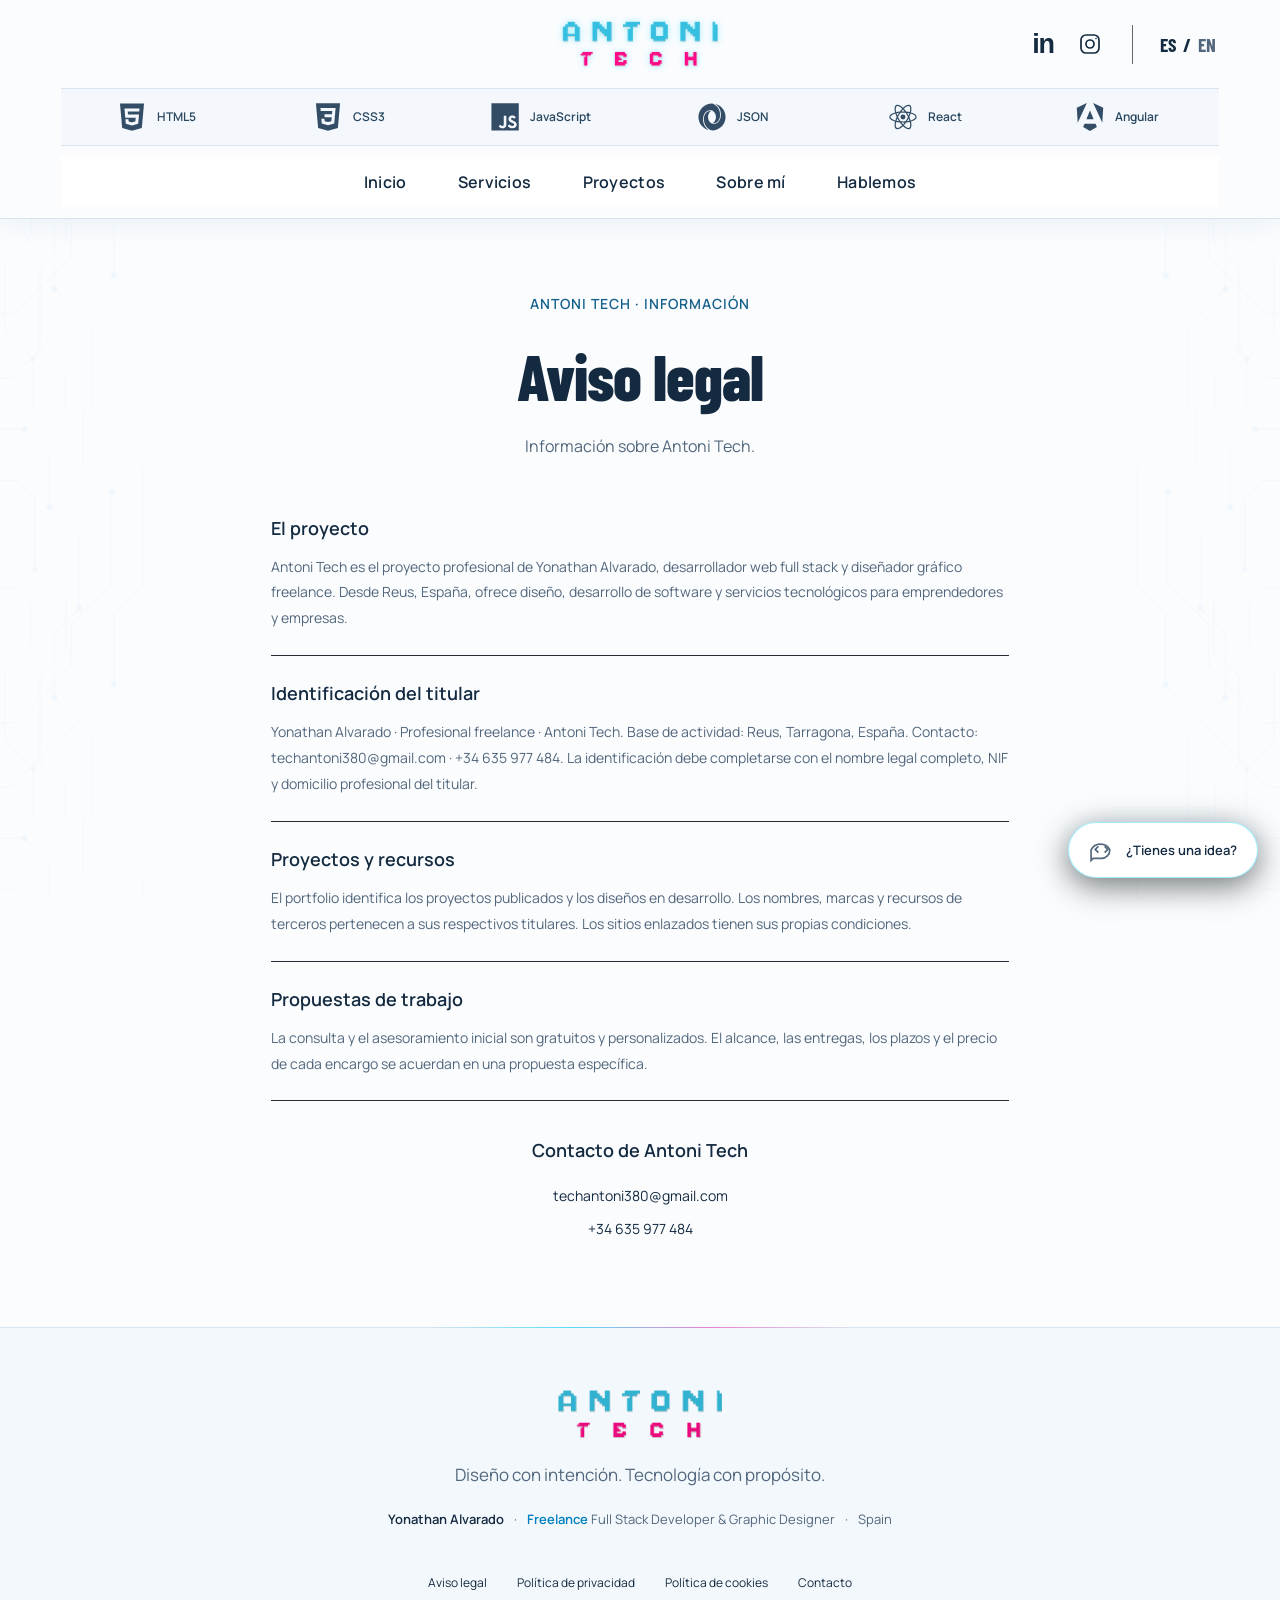
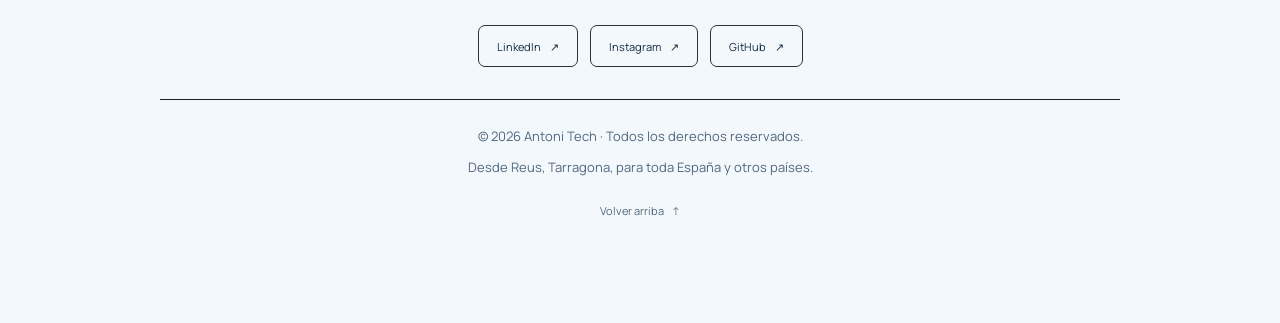
<file: aviso-legal/index.html>
<!doctype html>
<html lang="es"><head><meta charset="utf-8"><meta name="viewport" content="width=device-width, initial-scale=1, viewport-fit=cover"><meta name="robots" content="noindex, nofollow">
<title data-es="Aviso legal · Antoni Tech" data-en="Legal notice · Antoni Tech">Aviso legal · Antoni Tech</title>
<meta name="author" content="Yonathan Alvarado"><meta name="description" content="Información sobre Antoni Tech." data-es="Información sobre Antoni Tech." data-en="Information about Antoni Tech." data-i18n-attr="content"><meta name="theme-color" content="#080a0e"><link rel="canonical" href="https://antonitech.es/aviso-legal/">
<meta property="og:title" content="Aviso legal · Antoni Tech"><meta property="og:description" content="Información sobre Antoni Tech."><meta property="og:type" content="website"><meta property="og:url" content="https://antonitech.es/aviso-legal/"><meta property="og:image" content="https://antonitech.es/assets/hero-metallic.png"><meta property="og:locale" content="es_ES"><meta name="twitter:card" content="summary_large_image"><link rel="icon" href="../assets/antoni-tech-logo.png" type="image/png"><link rel="preload" href="../assets/barlow-condensed-800.ttf" as="font" type="font/ttf" crossorigin><link rel="stylesheet" href="../assets/site.css?v=9b2bd3237c"><link rel="stylesheet" href="../assets/minimal.css?v=0efb3f55ea"><link rel="stylesheet" href="../assets/showcase.css?v=391486834e"><link rel="stylesheet" href="../assets/navigation.css?v=d622c39300"><link rel="stylesheet" href="../assets/hero-media.css?v=bc6b47ca57"><link rel="stylesheet" href="../assets/assistant.css?v=bf14a8760d"><link rel="stylesheet" href="../assets/responsive.css?v=7dd0f3e524"><script type="module" src="../assets/assistant.mjs?v=11e9ee3838"></script><script src="../assets/site.js?v=f391092837" defer></script><script src="../assets/navigation.js?v=28f176536f" defer></script><link rel="stylesheet" href="../assets/light-tech.css?v=20261019-publicacion-2"></head>
<body id="top" class="inner-page"><a class="skip-link" href="#contenido"><span data-es="Saltar al contenido" data-en="Skip to content">Saltar al contenido</span></a>
    <div class="header-spacer" aria-hidden="true"></div><header class="site-header" data-adaptive-header><div class="header-top">
    <a class="brand" href="../index.html" aria-label="Antoni Tech · Inicio"><span class="logo-crop"><img src="../assets/antoni-tech-logo.png" alt="Antoni Tech" width="1500" height="1548"></span></a>
    <div class="header-right"><div class="header-socials"><a href="https://www.linkedin.com/in/yonathan-alvarado-919637101/" target="_blank" rel="noopener noreferrer" aria-label="LinkedIn" class="social-icon linkedin">in</a>
    <a href="https://www.instagram.com/techantoni/" target="_blank" rel="noopener noreferrer" aria-label="Instagram" class="social-icon"><svg viewBox="0 0 24 24" fill="none" stroke="currentColor" stroke-width="1.7" aria-hidden="true"><rect x="3" y="3" width="18" height="18" rx="5"/><circle cx="12" cy="12" r="4"/><circle cx="18" cy="6.5" r=".8" fill="currentColor" stroke="none"/></svg></a></div><div class="language-switch" role="group" aria-label="Language"><button type="button" data-lang="es" aria-pressed="true">ES</button><span aria-hidden="true">/</span><button type="button" data-lang="en" aria-pressed="false">EN</button></div></div></div><div class="technology-band" role="region" aria-label="Tecnologías y herramientas" data-es="Tecnologías y herramientas" data-en="Technologies and tools" data-i18n-attr="aria-label">
    <div class="technology-window"><div class="technology-track"><ul class="technology-group"><li class="technology-logo"><img src="../assets/technologies/html5.svg" alt="" width="28" height="28" decoding="async"><span>HTML5</span></li><li class="technology-logo"><img src="../assets/technologies/css3.svg" alt="" width="28" height="28" decoding="async"><span>CSS3</span></li><li class="technology-logo"><img src="../assets/technologies/javascript.svg" alt="" width="28" height="28" decoding="async"><span>JavaScript</span></li><li class="technology-logo"><img src="../assets/technologies/json.svg" alt="" width="28" height="28" decoding="async"><span>JSON</span></li><li class="technology-logo"><img src="../assets/technologies/react.svg" alt="" width="28" height="28" decoding="async"><span>React</span></li><li class="technology-logo"><img src="../assets/technologies/angular.svg" alt="" width="28" height="28" decoding="async"><span>Angular</span></li><li class="technology-logo"><img src="../assets/technologies/python.svg" alt="" width="28" height="28" decoding="async"><span>Python</span></li><li class="technology-logo"><img src="../assets/technologies/java.svg" alt="" width="28" height="28" decoding="async"><span>Java</span></li><li class="technology-logo"><img src="../assets/technologies/windows11.svg" alt="" width="28" height="28" decoding="async"><span>Windows</span></li><li class="technology-logo"><img src="../assets/technologies/linux.svg" alt="" width="28" height="28" decoding="async"><span>Linux</span></li><li class="technology-logo"><img src="../assets/technologies/apple.svg" alt="" width="28" height="28" decoding="async"><span>macOS</span></li><li class="technology-logo"><img src="../assets/technologies/wordpress.svg" alt="" width="28" height="28" decoding="async"><span>WordPress</span></li><li class="technology-logo"><img src="../assets/technologies/woocommerce.svg" alt="" width="28" height="28" decoding="async"><span>WooCommerce</span></li><li class="technology-logo"><img src="../assets/technologies/prestashop.svg" alt="" width="28" height="28" decoding="async"><span>PrestaShop</span></li><li class="technology-logo"><img src="../assets/technologies/git.svg" alt="" width="28" height="28" decoding="async"><span>Git</span></li><li class="technology-logo"><img src="../assets/technologies/github.svg" alt="" width="28" height="28" decoding="async"><span>GitHub</span></li><li class="technology-logo"><img src="../assets/technologies/docker.svg" alt="" width="28" height="28" decoding="async"><span>Docker</span></li><li class="technology-logo"><img src="../assets/technologies/kubernetes.svg" alt="" width="28" height="28" decoding="async"><span>Kubernetes</span></li><li class="technology-logo"><img src="../assets/technologies/amazonwebservices.svg" alt="" width="28" height="28" decoding="async"><span>AWS</span></li><li class="technology-logo"><img src="../assets/technologies/azure.svg" alt="" width="28" height="28" decoding="async"><span>Azure</span></li><li class="technology-logo"><img src="../assets/technologies/zoho.svg" alt="" width="28" height="28" decoding="async"><span>Zoho CRM</span></li><li class="technology-logo"><img src="../assets/technologies/figma.svg" alt="" width="28" height="28" decoding="async"><span>Figma</span></li><li class="technology-logo"><img src="../assets/technologies/illustrator.svg" alt="" width="28" height="28" decoding="async"><span>Illustrator</span></li><li class="technology-logo"><img src="../assets/technologies/photoshop.svg" alt="" width="28" height="28" decoding="async"><span>Photoshop</span></li><li class="technology-logo"><img src="../assets/technologies/threedsmax.svg" alt="" width="28" height="28" decoding="async"><span>Autodesk 3ds Max</span></li><li class="technology-logo"><img src="../assets/technologies/autocad.svg" alt="" width="28" height="28" decoding="async"><span>AutoCAD</span></li><li class="technology-logo"><img src="../assets/technologies/coreldraw.svg" alt="" width="28" height="28" decoding="async"><span>CorelDRAW</span></li><li class="technology-logo"><img src="../assets/technologies/php.svg" alt="" width="28" height="28" decoding="async"><span>PHP</span></li><li class="technology-logo"><img src="../assets/technologies/mysql.svg" alt="" width="28" height="28" decoding="async"><span>MySQL</span></li><li class="technology-logo"><img src="../assets/technologies/phpmyadmin.svg" alt="" width="28" height="28" decoding="async"><span>phpMyAdmin</span></li><li class="technology-logo"><img src="../assets/technologies/postgresql.svg" alt="" width="28" height="28" decoding="async"><span>PostgreSQL</span></li><li class="technology-logo"><img src="../assets/technologies/typescript.svg" alt="" width="28" height="28" decoding="async"><span>TypeScript</span></li><li class="technology-logo"><img src="../assets/technologies/nextjs.svg" alt="" width="28" height="28" decoding="async"><span>Next.js</span></li><li class="technology-logo"><img src="../assets/technologies/supabase.svg" alt="" width="28" height="28" decoding="async"><span>Supabase</span></li><li class="technology-logo"><img src="../assets/technologies/n8n.svg" alt="" width="28" height="28" decoding="async"><span>n8n</span></li><li class="technology-logo"><img src="../assets/technologies/vscode.svg" alt="" width="28" height="28" decoding="async"><span>VS Code</span></li><li class="technology-logo"><img src="../assets/technologies/apache.svg" alt="" width="28" height="28" decoding="async"><span>Apache</span></li><li class="technology-logo"><img src="../assets/technologies/nginx.svg" alt="" width="28" height="28" decoding="async"><span>Nginx</span></li><li class="technology-logo"><img src="../assets/technologies/xml.svg" alt="" width="28" height="28" decoding="async"><span>XML</span></li></ul><ul class="technology-group" aria-hidden="true" inert><li class="technology-logo"><img src="../assets/technologies/html5.svg" alt="" width="28" height="28" decoding="async"><span>HTML5</span></li><li class="technology-logo"><img src="../assets/technologies/css3.svg" alt="" width="28" height="28" decoding="async"><span>CSS3</span></li><li class="technology-logo"><img src="../assets/technologies/javascript.svg" alt="" width="28" height="28" decoding="async"><span>JavaScript</span></li><li class="technology-logo"><img src="../assets/technologies/json.svg" alt="" width="28" height="28" decoding="async"><span>JSON</span></li><li class="technology-logo"><img src="../assets/technologies/react.svg" alt="" width="28" height="28" decoding="async"><span>React</span></li><li class="technology-logo"><img src="../assets/technologies/angular.svg" alt="" width="28" height="28" decoding="async"><span>Angular</span></li><li class="technology-logo"><img src="../assets/technologies/python.svg" alt="" width="28" height="28" decoding="async"><span>Python</span></li><li class="technology-logo"><img src="../assets/technologies/java.svg" alt="" width="28" height="28" decoding="async"><span>Java</span></li><li class="technology-logo"><img src="../assets/technologies/windows11.svg" alt="" width="28" height="28" decoding="async"><span>Windows</span></li><li class="technology-logo"><img src="../assets/technologies/linux.svg" alt="" width="28" height="28" decoding="async"><span>Linux</span></li><li class="technology-logo"><img src="../assets/technologies/apple.svg" alt="" width="28" height="28" decoding="async"><span>macOS</span></li><li class="technology-logo"><img src="../assets/technologies/wordpress.svg" alt="" width="28" height="28" decoding="async"><span>WordPress</span></li><li class="technology-logo"><img src="../assets/technologies/woocommerce.svg" alt="" width="28" height="28" decoding="async"><span>WooCommerce</span></li><li class="technology-logo"><img src="../assets/technologies/prestashop.svg" alt="" width="28" height="28" decoding="async"><span>PrestaShop</span></li><li class="technology-logo"><img src="../assets/technologies/git.svg" alt="" width="28" height="28" decoding="async"><span>Git</span></li><li class="technology-logo"><img src="../assets/technologies/github.svg" alt="" width="28" height="28" decoding="async"><span>GitHub</span></li><li class="technology-logo"><img src="../assets/technologies/docker.svg" alt="" width="28" height="28" decoding="async"><span>Docker</span></li><li class="technology-logo"><img src="../assets/technologies/kubernetes.svg" alt="" width="28" height="28" decoding="async"><span>Kubernetes</span></li><li class="technology-logo"><img src="../assets/technologies/amazonwebservices.svg" alt="" width="28" height="28" decoding="async"><span>AWS</span></li><li class="technology-logo"><img src="../assets/technologies/azure.svg" alt="" width="28" height="28" decoding="async"><span>Azure</span></li><li class="technology-logo"><img src="../assets/technologies/zoho.svg" alt="" width="28" height="28" decoding="async"><span>Zoho CRM</span></li><li class="technology-logo"><img src="../assets/technologies/figma.svg" alt="" width="28" height="28" decoding="async"><span>Figma</span></li><li class="technology-logo"><img src="../assets/technologies/illustrator.svg" alt="" width="28" height="28" decoding="async"><span>Illustrator</span></li><li class="technology-logo"><img src="../assets/technologies/photoshop.svg" alt="" width="28" height="28" decoding="async"><span>Photoshop</span></li><li class="technology-logo"><img src="../assets/technologies/threedsmax.svg" alt="" width="28" height="28" decoding="async"><span>Autodesk 3ds Max</span></li><li class="technology-logo"><img src="../assets/technologies/autocad.svg" alt="" width="28" height="28" decoding="async"><span>AutoCAD</span></li><li class="technology-logo"><img src="../assets/technologies/coreldraw.svg" alt="" width="28" height="28" decoding="async"><span>CorelDRAW</span></li><li class="technology-logo"><img src="../assets/technologies/php.svg" alt="" width="28" height="28" decoding="async"><span>PHP</span></li><li class="technology-logo"><img src="../assets/technologies/mysql.svg" alt="" width="28" height="28" decoding="async"><span>MySQL</span></li><li class="technology-logo"><img src="../assets/technologies/phpmyadmin.svg" alt="" width="28" height="28" decoding="async"><span>phpMyAdmin</span></li><li class="technology-logo"><img src="../assets/technologies/postgresql.svg" alt="" width="28" height="28" decoding="async"><span>PostgreSQL</span></li><li class="technology-logo"><img src="../assets/technologies/typescript.svg" alt="" width="28" height="28" decoding="async"><span>TypeScript</span></li><li class="technology-logo"><img src="../assets/technologies/nextjs.svg" alt="" width="28" height="28" decoding="async"><span>Next.js</span></li><li class="technology-logo"><img src="../assets/technologies/supabase.svg" alt="" width="28" height="28" decoding="async"><span>Supabase</span></li><li class="technology-logo"><img src="../assets/technologies/n8n.svg" alt="" width="28" height="28" decoding="async"><span>n8n</span></li><li class="technology-logo"><img src="../assets/technologies/vscode.svg" alt="" width="28" height="28" decoding="async"><span>VS Code</span></li><li class="technology-logo"><img src="../assets/technologies/apache.svg" alt="" width="28" height="28" decoding="async"><span>Apache</span></li><li class="technology-logo"><img src="../assets/technologies/nginx.svg" alt="" width="28" height="28" decoding="async"><span>Nginx</span></li><li class="technology-logo"><img src="../assets/technologies/xml.svg" alt="" width="28" height="28" decoding="async"><span>XML</span></li></ul></div></div></div><div class="navigation-bar">
      <a class="brand compact-brand" href="../index.html" aria-label="Antoni Tech · Inicio / Home"><span class="logo-crop"><img src="../assets/antoni-tech-logo.png" alt="Antoni Tech" width="1500" height="1548"></span></a>
      <nav class="primary-nav" id="primary-navigation" aria-label="Principal / Main navigation"><a href="../index.html"><span data-es="Inicio" data-en="Home">Inicio</span></a><a href="../servicios/index.html"><span data-es="Servicios" data-en="Services">Servicios</span></a><a href="../proyectos/index.html" class="nav-projects"><span data-es="Proyectos" data-en="Work">Proyectos</span></a><a href="../sobre-mi/index.html"><span data-es="Sobre mí" data-en="About">Sobre mí</span></a><a href="../contacto/index.html"><span data-es="Hablemos" data-en="Let’s talk">Hablemos</span></a></nav>
      <div class="compact-actions"><a class="header-whatsapp" href="https://wa.me/34635977484?text=Hola%2C%20Yonathan.%20Me%20gustar%C3%ADa%20pedir%20presupuesto%20para%20mi%20proyecto." data-whatsapp data-url-es="https://wa.me/34635977484?text=Hola%2C%20Yonathan.%20Me%20gustar%C3%ADa%20pedir%20presupuesto%20para%20mi%20proyecto." data-url-en="https://wa.me/34635977484?text=Hi%20Yonathan%2C%20I%20would%20like%20to%20request%20a%20quote%20for%20my%20project." target="_blank" rel="noopener noreferrer" aria-label="Hablemos por WhatsApp" data-es="Hablemos por WhatsApp" data-en="Let’s talk on WhatsApp" data-i18n-attr="aria-label"><svg viewBox="0 0 24 24" fill="none" stroke="currentColor" stroke-width="1.6" aria-hidden="true"><path d="M20.5 11.5a8.5 8.5 0 0 1-12.3 7.6L3 21l1.9-5.2A8.5 8.5 0 1 1 20.5 11.5Z"/><path d="M8 8c0 4 4 8 8 8l1-2-3-1-1 1-3-3 1-1-1-3-2 1Z"/></svg><span class="header-whatsapp-desktop"><span data-es="Hablemos" data-en="Let’s talk">Hablemos</span></span><span class="header-whatsapp-mobile">WhatsApp</span></a><button class="nav-toggle" type="button" aria-controls="primary-navigation" aria-expanded="false"><span data-es="Menú" data-en="Menu">Menú</span><span class="nav-toggle-icon" aria-hidden="true"></span></button></div>
    </div></header><main id="contenido"><article class="legal-document wrap"><header class="legal-heading"><p data-es="ANTONI TECH · INFORMACIÓN" data-en="ANTONI TECH · INFORMATION" class="eyebrow">ANTONI TECH · INFORMACIÓN</p><h1 data-es="Aviso legal" data-en="Legal notice">Aviso legal</h1><p data-es="Información sobre Antoni Tech." data-en="Information about Antoni Tech." class="legal-intro">Información sobre Antoni Tech.</p></header><section class="legal-section"><h2 data-es="El proyecto" data-en="The business">El proyecto</h2><p data-es="Antoni Tech es el proyecto profesional de Yonathan Alvarado, desarrollador web full stack y diseñador gráfico freelance. Desde Reus, España, ofrece diseño, desarrollo de software y servicios tecnológicos para emprendedores y empresas." data-en="Antoni Tech is the professional project of Yonathan Alvarado, a freelance full-stack web developer and graphic designer. Based in Reus, Spain, he provides design, software development and technology services for entrepreneurs and businesses.">Antoni Tech es el proyecto profesional de Yonathan Alvarado, desarrollador web full stack y diseñador gráfico freelance. Desde Reus, España, ofrece diseño, desarrollo de software y servicios tecnológicos para emprendedores y empresas.</p></section><section class="legal-section"><h2 data-es="Identificación del titular" data-en="Owner identification">Identificación del titular</h2><p data-es="Yonathan Alvarado · Profesional freelance · Antoni Tech. Base de actividad: Reus, Tarragona, España. Contacto: techantoni380@gmail.com · +34 635 977 484. La identificación debe completarse con el nombre legal completo, NIF y domicilio profesional del titular." data-en="Yonathan Alvarado · Freelance professional · Antoni Tech. Based in Reus, Tarragona, Spain. Contact: techantoni380@gmail.com · +34 635 977 484. Identification must be completed with the owner’s full legal name, tax identification number and business address.">Yonathan Alvarado · Profesional freelance · Antoni Tech. Base de actividad: Reus, Tarragona, España. Contacto: techantoni380@gmail.com · +34 635 977 484. La identificación debe completarse con el nombre legal completo, NIF y domicilio profesional del titular.</p></section><section class="legal-section"><h2 data-es="Proyectos y recursos" data-en="Projects and resources">Proyectos y recursos</h2><p data-es="El portfolio identifica los proyectos publicados y los diseños en desarrollo. Los nombres, marcas y recursos de terceros pertenecen a sus respectivos titulares. Los sitios enlazados tienen sus propias condiciones." data-en="The portfolio identifies published projects and designs in development. Third-party names, brands and resources belong to their respective owners. Linked websites have their own terms.">El portfolio identifica los proyectos publicados y los diseños en desarrollo. Los nombres, marcas y recursos de terceros pertenecen a sus respectivos titulares. Los sitios enlazados tienen sus propias condiciones.</p></section><section class="legal-section"><h2 data-es="Propuestas de trabajo" data-en="Project proposals">Propuestas de trabajo</h2><p data-es="La consulta y el asesoramiento inicial son gratuitos y personalizados. El alcance, las entregas, los plazos y el precio de cada encargo se acuerdan en una propuesta específica." data-en="The initial consultation and advice are free and personalised. The scope, deliverables, timeline and price of each project are agreed in a separate proposal.">La consulta y el asesoramiento inicial son gratuitos y personalizados. El alcance, las entregas, los plazos y el precio de cada encargo se acuerdan en una propuesta específica.</p></section><div class="legal-contact"><h2 data-es="Contacto de Antoni Tech" data-en="Antoni Tech contact">Contacto de Antoni Tech</h2><a href="mailto:techantoni380@gmail.com">techantoni380@gmail.com</a><a href="tel:+34635977484">+34 635 977 484</a></div></article></main><footer class="site-footer footer-centered"><div class="footer-inner">
      <a href="../index.html" class="brand footer-brand" aria-label="Antoni Tech · Inicio / Home"><span class="logo-crop"><img src="../assets/antoni-tech-logo.png" alt="Antoni Tech" width="1500" height="1548"></span></a>
      <p data-es="Diseño con intención. Tecnología con propósito." data-en="Design with intention. Technology with purpose." class="footer-motto">Diseño con intención. Tecnología con propósito.</p>
      <a class="footer-signature" href="https://www.instagram.com/techantoni/" target="_blank" rel="noopener noreferrer"><strong>Yonathan Alvarado</strong><span aria-hidden="true">·</span><span><strong class="freelance-word">Freelance</strong> Full Stack Developer &amp; Graphic Designer</span><span aria-hidden="true">·</span><span>Spain</span></a>
      <nav class="footer-legal" aria-label="Información legal y contacto / Legal information and contact"><ul><li><a href="../aviso-legal/index.html"><span data-es="Aviso legal" data-en="Legal notice">Aviso legal</span></a></li><li><a href="../privacidad/index.html"><span data-es="Política de privacidad" data-en="Privacy policy">Política de privacidad</span></a></li><li><a href="../cookies/index.html"><span data-es="Política de cookies" data-en="Cookie policy">Política de cookies</span></a></li><li><a href="../contacto/index.html"><span data-es="Contacto" data-en="Contact">Contacto</span></a></li></ul></nav>
      <nav class="footer-socials" aria-label="Redes sociales / Social profiles"><a href="https://www.linkedin.com/in/yonathan-alvarado-919637101/" target="_blank" rel="noopener noreferrer">LinkedIn <span aria-hidden="true">↗</span></a><a href="https://www.instagram.com/techantoni/" target="_blank" rel="noopener noreferrer">Instagram <span aria-hidden="true">↗</span></a><a href="https://github.com/techantoni380-create" target="_blank" rel="noopener noreferrer">GitHub <span aria-hidden="true">↗</span></a></nav>
      <div class="footer-closing"><p>© 2026 Antoni Tech · <span data-es="Todos los derechos reservados." data-en="All rights reserved.">Todos los derechos reservados.</span></p><p data-es="Desde Reus, Tarragona, para toda España y otros países." data-en="From Reus, Tarragona, for Spain and beyond.">Desde Reus, Tarragona, para toda España y otros países.</p><a href="#top" class="footer-top"><span data-es="Volver arriba" data-en="Back to top">Volver arriba</span> <span aria-hidden="true">↑</span></a></div>
    </div></footer><dialog id="video-dialog" class="video-dialog"><button type="button" class="video-close close-button" aria-label="Cerrar vídeo / Close video">×</button><video id="brand-video" controls playsinline muted preload="none" width="1920" height="1080" aria-label="Presentación de Antoni Tech de cinco segundos"><source src="../assets/antoni-tech-5s.mp4" type="video/mp4"><span data-es="Tu navegador no admite vídeo." data-en="Your browser does not support video.">Tu navegador no admite vídeo.</span> <a href="../assets/antoni-tech-5s.mp4"><span data-es="Abrir vídeo" data-en="Open video">Abrir vídeo</span></a></video></dialog><button type="button" id="assistant-launch" class="assistant-launch" aria-haspopup="dialog" aria-controls="antoni-assistant" aria-expanded="false" hidden><svg viewBox="0 0 24 24" fill="none" stroke="currentColor" stroke-width="1.6" aria-hidden="true"><path d="M20 11.5a8 8 0 0 1-8 8H4l-2 2v-10a10 10 0 0 1 18 0Z"/><path d="m9 8-3 3 3 3m6-6 3 3-3 3"/></svg><span><span data-es="¿Tienes una idea?" data-en="Have an idea?">¿Tienes una idea?</span></span></button>
    <dialog id="antoni-assistant" class="antoni-assistant" aria-labelledby="assistant-title">
      <div class="assistant-shell">
        <header class="assistant-heading"><span class="assistant-avatar" aria-hidden="true">&lt;/&gt;</span><div><h2 id="assistant-title">Antoni Tech</h2><p id="assistant-mode"></p></div><button type="button" class="assistant-close" id="assistant-close" aria-label="Cerrar asistente" data-es="Cerrar asistente" data-en="Close assistant" data-i18n-attr="aria-label">×</button></header>
        <div class="assistant-scroll" id="assistant-scroll">
          <div id="assistant-messages" class="assistant-messages" role="log" aria-live="polite" aria-relevant="additions" aria-label="Conversación" data-es="Conversación" data-en="Conversation" data-i18n-attr="aria-label"></div>
          <div class="assistant-suggestions" id="assistant-suggestions" aria-label="Temas sugeridos" data-es="Temas sugeridos" data-en="Suggested topics" data-i18n-attr="aria-label"></div>
          <section id="assistant-handoff" class="assistant-handoff" aria-labelledby="assistant-handoff-title" hidden>
            <h3 id="assistant-handoff-title"><span data-es="Tu idea, directamente a Yonathan." data-en="Your idea, straight to Yonathan.">Tu idea, directamente a Yonathan.</span></h3>
            <label for="assistant-brief"><span data-es="Revisa o escribe tu mensaje" data-en="Review or write your message">Revisa o escribe tu mensaje</span></label>
            <textarea id="assistant-brief" rows="4" maxlength="1800"></textarea>
            <a id="assistant-whatsapp" class="assistant-primary" href="https://wa.me/34635977484" target="_blank" rel="noopener noreferrer"><span data-es="ABRIR WHATSAPP" data-en="OPEN WHATSAPP">ABRIR WHATSAPP</span> <span aria-hidden="true">↗</span></a>
            <p><span data-es="Tú confirmas el envío en WhatsApp. La consulta inicial es gratuita y personalizada." data-en="You confirm sending in WhatsApp. The initial consultation is free and personalised.">Tú confirmas el envío en WhatsApp. La consulta inicial es gratuita y personalizada.</span></p>
          </section>
        </div>
        <form id="assistant-form" class="assistant-form">
          <label for="assistant-input" class="assistant-input-label"><span data-es="¿En qué puedo orientarte?" data-en="How can I help?">¿En qué puedo orientarte?</span></label>
          <div class="assistant-compose"><input id="assistant-input" type="text" maxlength="1000" autocomplete="off" required placeholder="Webs, apps, automatización…" data-es="Webs, apps, automatización…" data-en="Websites, apps, automation…" data-i18n-attr="placeholder"><button type="submit" id="assistant-send" aria-label="Enviar pregunta" data-es="Enviar pregunta" data-en="Send question" data-i18n-attr="aria-label">↑</button></div>
          <div id="assistant-ai-notice" class="assistant-ai-notice" hidden><label for="assistant-ai-consent"><input type="checkbox" id="assistant-ai-consent"><span data-es="Usar IA: enviar mis mensajes a Cloudflare y OpenAI para responder. Puede cometer errores. No incluyas datos sensibles." data-en="Use AI: send my messages to Cloudflare and OpenAI for a reply. It may make mistakes. Do not include sensitive data.">Usar IA: enviar mis mensajes a Cloudflare y OpenAI para responder. Puede cometer errores. No incluyas datos sensibles.</span></label></div>
          <p id="assistant-status" class="assistant-status" role="status"></p>
        </form>
        <div class="assistant-actions"><button type="button" id="assistant-contact"><span data-es="Hablar con Yonathan" data-en="Talk to Yonathan">Hablar con Yonathan</span> <span aria-hidden="true">↗</span></button><button type="button" id="assistant-reset"><span data-es="Borrar chat" data-en="Clear chat">Borrar chat</span></button></div>
        <footer class="assistant-footnote"><span id="assistant-disclosure"></span><a href="../privacidad/index.html"><span data-es="Privacidad" data-en="Privacy">Privacidad</span></a></footer>
      </div>
    </dialog></body></html>
</file>
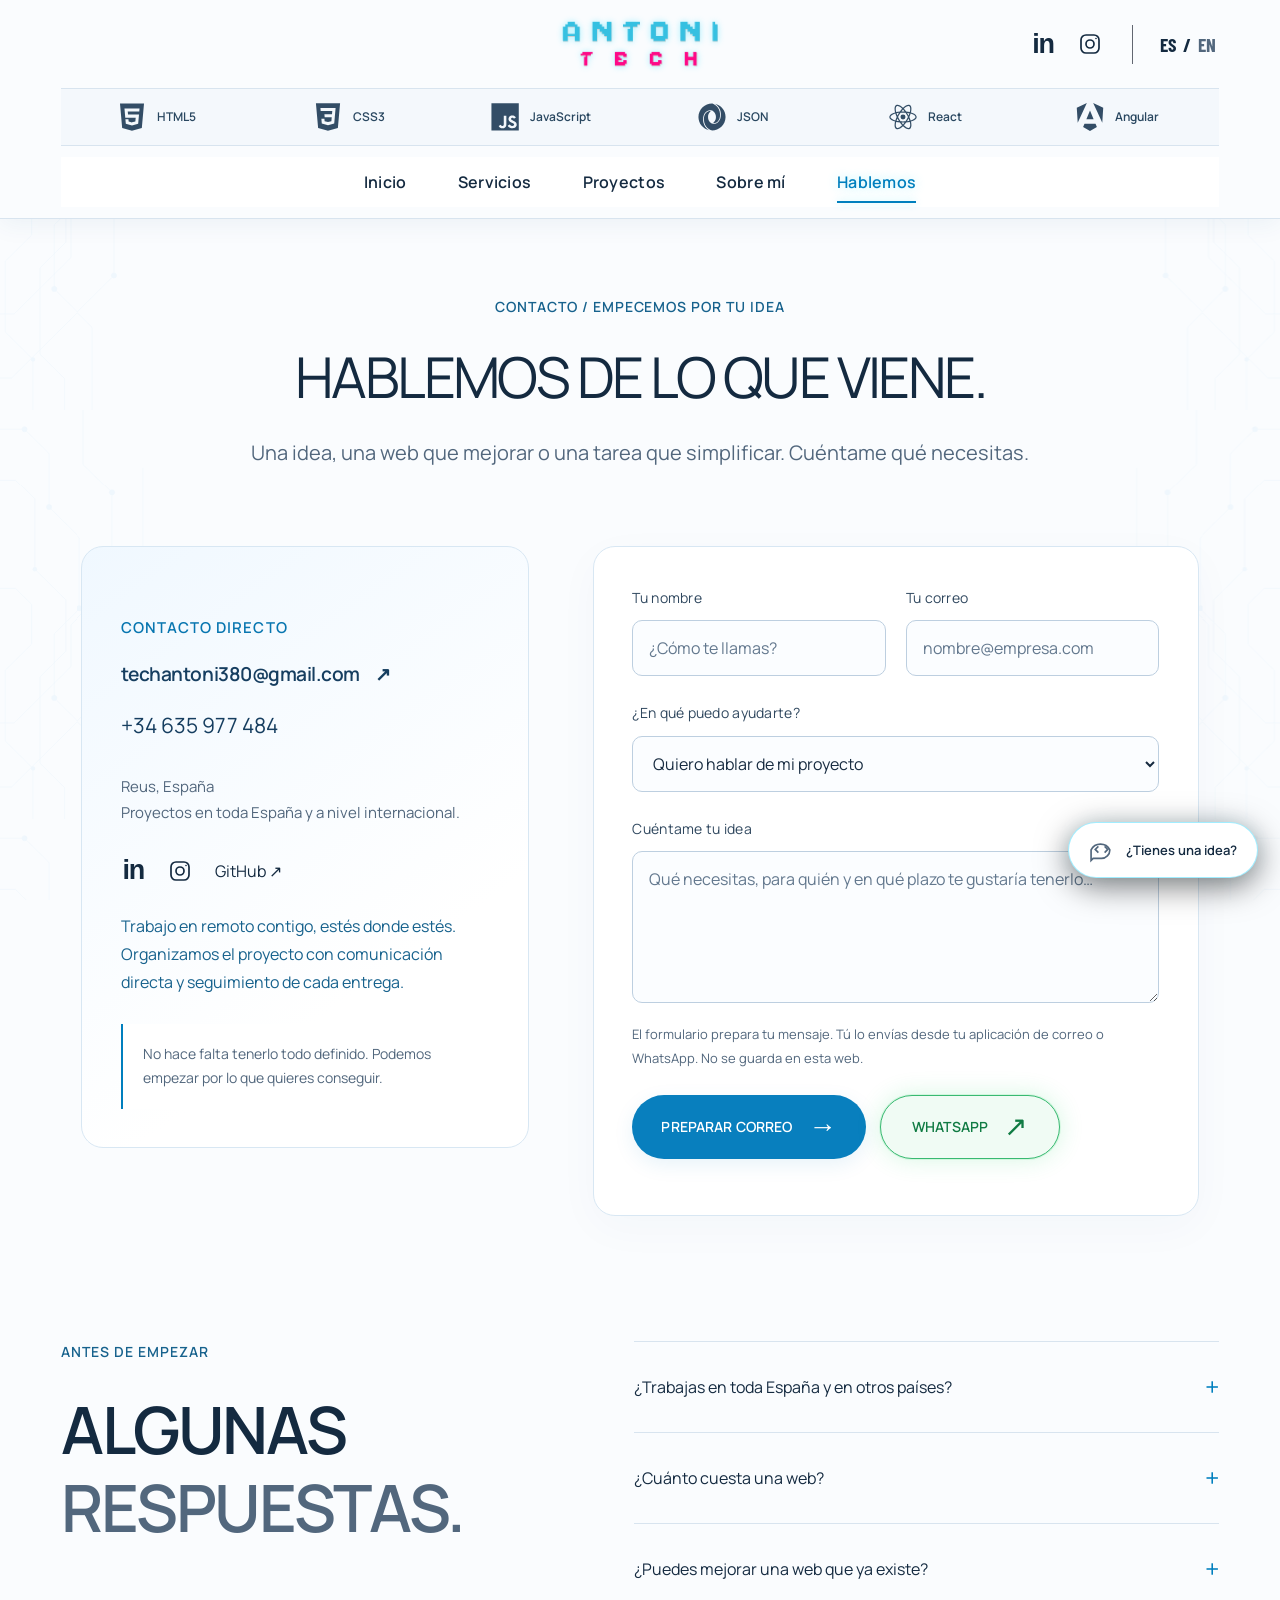
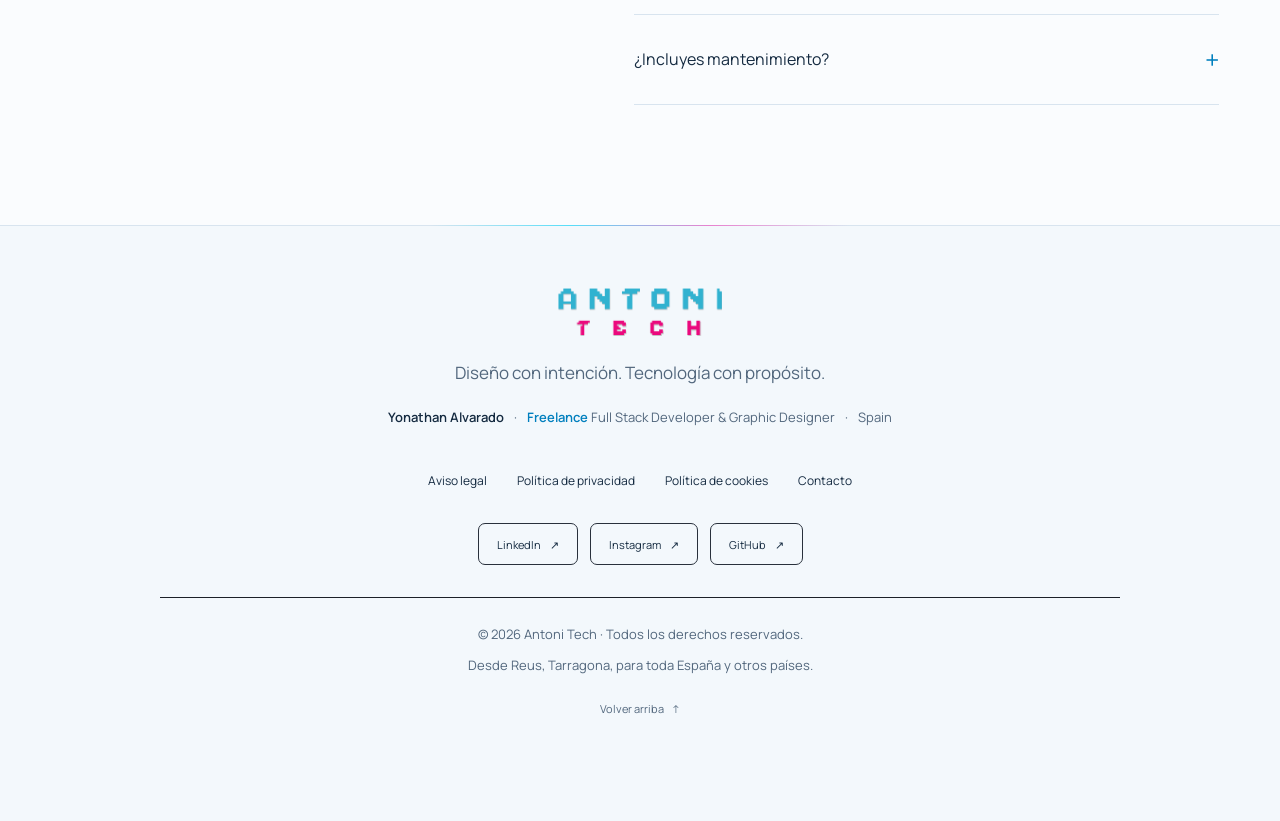
<file: contacto/index.html>
<!doctype html>
<html lang="es"><head><meta charset="utf-8"><meta name="viewport" content="width=device-width, initial-scale=1, viewport-fit=cover">
<title data-es="Contacta con Yonathan Alvarado · Antoni Tech" data-en="Contact Yonathan Alvarado · Antoni Tech">Contacta con Yonathan Alvarado · Antoni Tech</title>
<meta name="author" content="Yonathan Alvarado"><meta name="description" content="Cuéntame tu proyecto. Consulta inicial gratuita y personalizada con Yonathan Alvarado, freelance en Reus para toda España y clientes internacionales." data-es="Cuéntame tu proyecto. Consulta inicial gratuita y personalizada con Yonathan Alvarado, freelance en Reus para toda España y clientes internacionales." data-en="Tell me about your project. Free personalised initial consultation with Yonathan Alvarado, a freelancer in Reus serving Spain and international clients." data-i18n-attr="content"><meta name="theme-color" content="#080a0e"><link rel="canonical" href="https://antonitech.es/contacto/">
<meta property="og:title" content="Contacta con Yonathan Alvarado · Antoni Tech"><meta property="og:description" content="Cuéntame tu proyecto. Consulta inicial gratuita y personalizada con Yonathan Alvarado, freelance en Reus para toda España y clientes internacionales."><meta property="og:type" content="website"><meta property="og:url" content="https://antonitech.es/contacto/"><meta property="og:image" content="https://antonitech.es/assets/hero-metallic.png"><meta property="og:locale" content="es_ES"><meta name="twitter:card" content="summary_large_image"><link rel="icon" href="../assets/antoni-tech-logo.png" type="image/png"><link rel="preload" href="../assets/barlow-condensed-800.ttf" as="font" type="font/ttf" crossorigin><link rel="stylesheet" href="../assets/site.css?v=9b2bd3237c"><link rel="stylesheet" href="../assets/minimal.css?v=0efb3f55ea"><link rel="stylesheet" href="../assets/showcase.css?v=391486834e"><link rel="stylesheet" href="../assets/navigation.css?v=d622c39300"><link rel="stylesheet" href="../assets/hero-media.css?v=bc6b47ca57"><link rel="stylesheet" href="../assets/assistant.css?v=bf14a8760d"><link rel="stylesheet" href="../assets/responsive.css?v=7dd0f3e524"><script type="module" src="../assets/assistant.mjs?v=11e9ee3838"></script><script src="../assets/site.js?v=f391092837" defer></script><script src="../assets/navigation.js?v=28f176536f" defer></script><link rel="stylesheet" href="../assets/light-tech.css?v=20261019-publicacion-2"></head>
<body id="top" class="inner-page"><a class="skip-link" href="#contenido"><span data-es="Saltar al contenido" data-en="Skip to content">Saltar al contenido</span></a>
    <div class="header-spacer" aria-hidden="true"></div><header class="site-header" data-adaptive-header><div class="header-top">
    <a class="brand" href="../index.html" aria-label="Antoni Tech · Inicio"><span class="logo-crop"><img src="../assets/antoni-tech-logo.png" alt="Antoni Tech" width="1500" height="1548"></span></a>
    <div class="header-right"><div class="header-socials"><a href="https://www.linkedin.com/in/yonathan-alvarado-919637101/" target="_blank" rel="noopener noreferrer" aria-label="LinkedIn" class="social-icon linkedin">in</a>
    <a href="https://www.instagram.com/techantoni/" target="_blank" rel="noopener noreferrer" aria-label="Instagram" class="social-icon"><svg viewBox="0 0 24 24" fill="none" stroke="currentColor" stroke-width="1.7" aria-hidden="true"><rect x="3" y="3" width="18" height="18" rx="5"/><circle cx="12" cy="12" r="4"/><circle cx="18" cy="6.5" r=".8" fill="currentColor" stroke="none"/></svg></a></div><div class="language-switch" role="group" aria-label="Language"><button type="button" data-lang="es" aria-pressed="true">ES</button><span aria-hidden="true">/</span><button type="button" data-lang="en" aria-pressed="false">EN</button></div></div></div><div class="technology-band" role="region" aria-label="Tecnologías y herramientas" data-es="Tecnologías y herramientas" data-en="Technologies and tools" data-i18n-attr="aria-label">
    <div class="technology-window"><div class="technology-track"><ul class="technology-group"><li class="technology-logo"><img src="../assets/technologies/html5.svg" alt="" width="28" height="28" decoding="async"><span>HTML5</span></li><li class="technology-logo"><img src="../assets/technologies/css3.svg" alt="" width="28" height="28" decoding="async"><span>CSS3</span></li><li class="technology-logo"><img src="../assets/technologies/javascript.svg" alt="" width="28" height="28" decoding="async"><span>JavaScript</span></li><li class="technology-logo"><img src="../assets/technologies/json.svg" alt="" width="28" height="28" decoding="async"><span>JSON</span></li><li class="technology-logo"><img src="../assets/technologies/react.svg" alt="" width="28" height="28" decoding="async"><span>React</span></li><li class="technology-logo"><img src="../assets/technologies/angular.svg" alt="" width="28" height="28" decoding="async"><span>Angular</span></li><li class="technology-logo"><img src="../assets/technologies/python.svg" alt="" width="28" height="28" decoding="async"><span>Python</span></li><li class="technology-logo"><img src="../assets/technologies/java.svg" alt="" width="28" height="28" decoding="async"><span>Java</span></li><li class="technology-logo"><img src="../assets/technologies/windows11.svg" alt="" width="28" height="28" decoding="async"><span>Windows</span></li><li class="technology-logo"><img src="../assets/technologies/linux.svg" alt="" width="28" height="28" decoding="async"><span>Linux</span></li><li class="technology-logo"><img src="../assets/technologies/apple.svg" alt="" width="28" height="28" decoding="async"><span>macOS</span></li><li class="technology-logo"><img src="../assets/technologies/wordpress.svg" alt="" width="28" height="28" decoding="async"><span>WordPress</span></li><li class="technology-logo"><img src="../assets/technologies/woocommerce.svg" alt="" width="28" height="28" decoding="async"><span>WooCommerce</span></li><li class="technology-logo"><img src="../assets/technologies/prestashop.svg" alt="" width="28" height="28" decoding="async"><span>PrestaShop</span></li><li class="technology-logo"><img src="../assets/technologies/git.svg" alt="" width="28" height="28" decoding="async"><span>Git</span></li><li class="technology-logo"><img src="../assets/technologies/github.svg" alt="" width="28" height="28" decoding="async"><span>GitHub</span></li><li class="technology-logo"><img src="../assets/technologies/docker.svg" alt="" width="28" height="28" decoding="async"><span>Docker</span></li><li class="technology-logo"><img src="../assets/technologies/kubernetes.svg" alt="" width="28" height="28" decoding="async"><span>Kubernetes</span></li><li class="technology-logo"><img src="../assets/technologies/amazonwebservices.svg" alt="" width="28" height="28" decoding="async"><span>AWS</span></li><li class="technology-logo"><img src="../assets/technologies/azure.svg" alt="" width="28" height="28" decoding="async"><span>Azure</span></li><li class="technology-logo"><img src="../assets/technologies/zoho.svg" alt="" width="28" height="28" decoding="async"><span>Zoho CRM</span></li><li class="technology-logo"><img src="../assets/technologies/figma.svg" alt="" width="28" height="28" decoding="async"><span>Figma</span></li><li class="technology-logo"><img src="../assets/technologies/illustrator.svg" alt="" width="28" height="28" decoding="async"><span>Illustrator</span></li><li class="technology-logo"><img src="../assets/technologies/photoshop.svg" alt="" width="28" height="28" decoding="async"><span>Photoshop</span></li><li class="technology-logo"><img src="../assets/technologies/threedsmax.svg" alt="" width="28" height="28" decoding="async"><span>Autodesk 3ds Max</span></li><li class="technology-logo"><img src="../assets/technologies/autocad.svg" alt="" width="28" height="28" decoding="async"><span>AutoCAD</span></li><li class="technology-logo"><img src="../assets/technologies/coreldraw.svg" alt="" width="28" height="28" decoding="async"><span>CorelDRAW</span></li><li class="technology-logo"><img src="../assets/technologies/php.svg" alt="" width="28" height="28" decoding="async"><span>PHP</span></li><li class="technology-logo"><img src="../assets/technologies/mysql.svg" alt="" width="28" height="28" decoding="async"><span>MySQL</span></li><li class="technology-logo"><img src="../assets/technologies/phpmyadmin.svg" alt="" width="28" height="28" decoding="async"><span>phpMyAdmin</span></li><li class="technology-logo"><img src="../assets/technologies/postgresql.svg" alt="" width="28" height="28" decoding="async"><span>PostgreSQL</span></li><li class="technology-logo"><img src="../assets/technologies/typescript.svg" alt="" width="28" height="28" decoding="async"><span>TypeScript</span></li><li class="technology-logo"><img src="../assets/technologies/nextjs.svg" alt="" width="28" height="28" decoding="async"><span>Next.js</span></li><li class="technology-logo"><img src="../assets/technologies/supabase.svg" alt="" width="28" height="28" decoding="async"><span>Supabase</span></li><li class="technology-logo"><img src="../assets/technologies/n8n.svg" alt="" width="28" height="28" decoding="async"><span>n8n</span></li><li class="technology-logo"><img src="../assets/technologies/vscode.svg" alt="" width="28" height="28" decoding="async"><span>VS Code</span></li><li class="technology-logo"><img src="../assets/technologies/apache.svg" alt="" width="28" height="28" decoding="async"><span>Apache</span></li><li class="technology-logo"><img src="../assets/technologies/nginx.svg" alt="" width="28" height="28" decoding="async"><span>Nginx</span></li><li class="technology-logo"><img src="../assets/technologies/xml.svg" alt="" width="28" height="28" decoding="async"><span>XML</span></li></ul><ul class="technology-group" aria-hidden="true" inert><li class="technology-logo"><img src="../assets/technologies/html5.svg" alt="" width="28" height="28" decoding="async"><span>HTML5</span></li><li class="technology-logo"><img src="../assets/technologies/css3.svg" alt="" width="28" height="28" decoding="async"><span>CSS3</span></li><li class="technology-logo"><img src="../assets/technologies/javascript.svg" alt="" width="28" height="28" decoding="async"><span>JavaScript</span></li><li class="technology-logo"><img src="../assets/technologies/json.svg" alt="" width="28" height="28" decoding="async"><span>JSON</span></li><li class="technology-logo"><img src="../assets/technologies/react.svg" alt="" width="28" height="28" decoding="async"><span>React</span></li><li class="technology-logo"><img src="../assets/technologies/angular.svg" alt="" width="28" height="28" decoding="async"><span>Angular</span></li><li class="technology-logo"><img src="../assets/technologies/python.svg" alt="" width="28" height="28" decoding="async"><span>Python</span></li><li class="technology-logo"><img src="../assets/technologies/java.svg" alt="" width="28" height="28" decoding="async"><span>Java</span></li><li class="technology-logo"><img src="../assets/technologies/windows11.svg" alt="" width="28" height="28" decoding="async"><span>Windows</span></li><li class="technology-logo"><img src="../assets/technologies/linux.svg" alt="" width="28" height="28" decoding="async"><span>Linux</span></li><li class="technology-logo"><img src="../assets/technologies/apple.svg" alt="" width="28" height="28" decoding="async"><span>macOS</span></li><li class="technology-logo"><img src="../assets/technologies/wordpress.svg" alt="" width="28" height="28" decoding="async"><span>WordPress</span></li><li class="technology-logo"><img src="../assets/technologies/woocommerce.svg" alt="" width="28" height="28" decoding="async"><span>WooCommerce</span></li><li class="technology-logo"><img src="../assets/technologies/prestashop.svg" alt="" width="28" height="28" decoding="async"><span>PrestaShop</span></li><li class="technology-logo"><img src="../assets/technologies/git.svg" alt="" width="28" height="28" decoding="async"><span>Git</span></li><li class="technology-logo"><img src="../assets/technologies/github.svg" alt="" width="28" height="28" decoding="async"><span>GitHub</span></li><li class="technology-logo"><img src="../assets/technologies/docker.svg" alt="" width="28" height="28" decoding="async"><span>Docker</span></li><li class="technology-logo"><img src="../assets/technologies/kubernetes.svg" alt="" width="28" height="28" decoding="async"><span>Kubernetes</span></li><li class="technology-logo"><img src="../assets/technologies/amazonwebservices.svg" alt="" width="28" height="28" decoding="async"><span>AWS</span></li><li class="technology-logo"><img src="../assets/technologies/azure.svg" alt="" width="28" height="28" decoding="async"><span>Azure</span></li><li class="technology-logo"><img src="../assets/technologies/zoho.svg" alt="" width="28" height="28" decoding="async"><span>Zoho CRM</span></li><li class="technology-logo"><img src="../assets/technologies/figma.svg" alt="" width="28" height="28" decoding="async"><span>Figma</span></li><li class="technology-logo"><img src="../assets/technologies/illustrator.svg" alt="" width="28" height="28" decoding="async"><span>Illustrator</span></li><li class="technology-logo"><img src="../assets/technologies/photoshop.svg" alt="" width="28" height="28" decoding="async"><span>Photoshop</span></li><li class="technology-logo"><img src="../assets/technologies/threedsmax.svg" alt="" width="28" height="28" decoding="async"><span>Autodesk 3ds Max</span></li><li class="technology-logo"><img src="../assets/technologies/autocad.svg" alt="" width="28" height="28" decoding="async"><span>AutoCAD</span></li><li class="technology-logo"><img src="../assets/technologies/coreldraw.svg" alt="" width="28" height="28" decoding="async"><span>CorelDRAW</span></li><li class="technology-logo"><img src="../assets/technologies/php.svg" alt="" width="28" height="28" decoding="async"><span>PHP</span></li><li class="technology-logo"><img src="../assets/technologies/mysql.svg" alt="" width="28" height="28" decoding="async"><span>MySQL</span></li><li class="technology-logo"><img src="../assets/technologies/phpmyadmin.svg" alt="" width="28" height="28" decoding="async"><span>phpMyAdmin</span></li><li class="technology-logo"><img src="../assets/technologies/postgresql.svg" alt="" width="28" height="28" decoding="async"><span>PostgreSQL</span></li><li class="technology-logo"><img src="../assets/technologies/typescript.svg" alt="" width="28" height="28" decoding="async"><span>TypeScript</span></li><li class="technology-logo"><img src="../assets/technologies/nextjs.svg" alt="" width="28" height="28" decoding="async"><span>Next.js</span></li><li class="technology-logo"><img src="../assets/technologies/supabase.svg" alt="" width="28" height="28" decoding="async"><span>Supabase</span></li><li class="technology-logo"><img src="../assets/technologies/n8n.svg" alt="" width="28" height="28" decoding="async"><span>n8n</span></li><li class="technology-logo"><img src="../assets/technologies/vscode.svg" alt="" width="28" height="28" decoding="async"><span>VS Code</span></li><li class="technology-logo"><img src="../assets/technologies/apache.svg" alt="" width="28" height="28" decoding="async"><span>Apache</span></li><li class="technology-logo"><img src="../assets/technologies/nginx.svg" alt="" width="28" height="28" decoding="async"><span>Nginx</span></li><li class="technology-logo"><img src="../assets/technologies/xml.svg" alt="" width="28" height="28" decoding="async"><span>XML</span></li></ul></div></div></div><div class="navigation-bar">
      <a class="brand compact-brand" href="../index.html" aria-label="Antoni Tech · Inicio / Home"><span class="logo-crop"><img src="../assets/antoni-tech-logo.png" alt="Antoni Tech" width="1500" height="1548"></span></a>
      <nav class="primary-nav" id="primary-navigation" aria-label="Principal / Main navigation"><a href="../index.html"><span data-es="Inicio" data-en="Home">Inicio</span></a><a href="../servicios/index.html"><span data-es="Servicios" data-en="Services">Servicios</span></a><a href="../proyectos/index.html" class="nav-projects"><span data-es="Proyectos" data-en="Work">Proyectos</span></a><a href="../sobre-mi/index.html"><span data-es="Sobre mí" data-en="About">Sobre mí</span></a><a href="../contacto/index.html" aria-current="page"><span data-es="Hablemos" data-en="Let’s talk">Hablemos</span></a></nav>
      <div class="compact-actions"><a class="header-whatsapp" href="https://wa.me/34635977484?text=Hola%2C%20Yonathan.%20Me%20gustar%C3%ADa%20pedir%20presupuesto%20para%20mi%20proyecto." data-whatsapp data-url-es="https://wa.me/34635977484?text=Hola%2C%20Yonathan.%20Me%20gustar%C3%ADa%20pedir%20presupuesto%20para%20mi%20proyecto." data-url-en="https://wa.me/34635977484?text=Hi%20Yonathan%2C%20I%20would%20like%20to%20request%20a%20quote%20for%20my%20project." target="_blank" rel="noopener noreferrer" aria-label="Hablemos por WhatsApp" data-es="Hablemos por WhatsApp" data-en="Let’s talk on WhatsApp" data-i18n-attr="aria-label"><svg viewBox="0 0 24 24" fill="none" stroke="currentColor" stroke-width="1.6" aria-hidden="true"><path d="M20.5 11.5a8.5 8.5 0 0 1-12.3 7.6L3 21l1.9-5.2A8.5 8.5 0 1 1 20.5 11.5Z"/><path d="M8 8c0 4 4 8 8 8l1-2-3-1-1 1-3-3 1-1-1-3-2 1Z"/></svg><span class="header-whatsapp-desktop"><span data-es="Hablemos" data-en="Let’s talk">Hablemos</span></span><span class="header-whatsapp-mobile">WhatsApp</span></a><button class="nav-toggle" type="button" aria-controls="primary-navigation" aria-expanded="false"><span data-es="Menú" data-en="Menu">Menú</span><span class="nav-toggle-icon" aria-hidden="true"></span></button></div>
    </div></header><main id="contenido"><section class="page-heading wrap"><p data-es="CONTACTO / EMPECEMOS POR TU IDEA" data-en="CONTACT / LET’S START WITH YOUR IDEA" class="eyebrow">CONTACTO / EMPECEMOS POR TU IDEA</p><h1 data-es="HABLEMOS DE LO QUE VIENE." data-en="LET’S TALK ABOUT WHAT’S NEXT.">HABLEMOS DE LO QUE VIENE.</h1><p data-es="Una idea, una web que mejorar o una tarea que simplificar. Cuéntame qué necesitas." data-en="An idea, a website to improve or a task to simplify. Tell me what you need." class="lead">Una idea, una web que mejorar o una tarea que simplificar. Cuéntame qué necesitas.</p></section><section class="contact-layout wrap"><aside class="contact-details"><p data-es="CONTACTO DIRECTO" data-en="DIRECT CONTACT" class="eyebrow">CONTACTO DIRECTO</p><a class="contact-email" href="mailto:techantoni380@gmail.com">techantoni380@gmail.com<span aria-hidden="true">↗</span></a><a class="contact-phone" href="tel:+34635977484">+34 635 977 484</a><p><span data-es="Reus, España" data-en="Reus, Spain">Reus, España</span><br><span data-es="Proyectos en toda España y a nivel internacional." data-en="Projects throughout Spain and internationally.">Proyectos en toda España y a nivel internacional.</span></p><div class="social-row"><a href="https://www.linkedin.com/in/yonathan-alvarado-919637101/" target="_blank" rel="noopener noreferrer" aria-label="LinkedIn" class="social-icon linkedin">in</a>
    <a href="https://www.instagram.com/techantoni/" target="_blank" rel="noopener noreferrer" aria-label="Instagram" class="social-icon"><svg viewBox="0 0 24 24" fill="none" stroke="currentColor" stroke-width="1.7" aria-hidden="true"><rect x="3" y="3" width="18" height="18" rx="5"/><circle cx="12" cy="12" r="4"/><circle cx="18" cy="6.5" r=".8" fill="currentColor" stroke="none"/></svg></a><a href="https://github.com/techantoni380-create" target="_blank" rel="noopener noreferrer">GitHub ↗</a></div><p class="contact-remote" data-es="Trabajo en remoto contigo, estés donde estés. Organizamos el proyecto con comunicación directa y seguimiento de cada entrega." data-en="I work remotely with you, wherever you are. We organise the project through direct communication and progress updates for every delivery.">Trabajo en remoto contigo, estés donde estés. Organizamos el proyecto con comunicación directa y seguimiento de cada entrega.</p><div class="contact-note"><p data-es="No hace falta tenerlo todo definido. Podemos empezar por lo que quieres conseguir." data-en="You don’t need to have everything figured out. We can start with what you want to achieve.">No hace falta tenerlo todo definido. Podemos empezar por lo que quieres conseguir.</p></div></aside><form id="contact-form" action="mailto:techantoni380@gmail.com" method="post" enctype="text/plain"><div class="form-row"><label for="name"><span data-es="Tu nombre" data-en="Your name">Tu nombre</span><input id="name" name="name" autocomplete="name" maxlength="100" required placeholder="¿Cómo te llamas?" data-es="¿Cómo te llamas?" data-en="What’s your name?" data-i18n-attr="placeholder"></label><label for="email"><span data-es="Tu correo" data-en="Your email">Tu correo</span><input id="email" name="email" type="email" autocomplete="email" maxlength="180" required placeholder="nombre@empresa.com"></label></div><label for="service"><span data-es="¿En qué puedo ayudarte?" data-en="How can I help?">¿En qué puedo ayudarte?</span><select id="service" name="service"><option value="general" data-es="Quiero hablar de mi proyecto" data-en="I’d like to discuss my project">Quiero hablar de mi proyecto</option><option value="web" data-es="DISEÑO Y DESARROLLO WEB" data-en="WEB DESIGN & DEVELOPMENT">DISEÑO Y DESARROLLO WEB</option><option value="ecommerce" data-es="TIENDAS ONLINE" data-en="ONLINE STORES">TIENDAS ONLINE</option><option value="apps" data-es="SOFTWARE Y APLICACIONES MÓVILES" data-en="SOFTWARE & MOBILE APPLICATIONS">SOFTWARE Y APLICACIONES MÓVILES</option><option value="academias-online" data-es="ACADEMIAS ONLINE Y CAMPUS VIRTUALES" data-en="ONLINE ACADEMIES & LEARNING PLATFORMS">ACADEMIAS ONLINE Y CAMPUS VIRTUALES</option><option value="automatizacion" data-es="CRM Y AUTOMATIZACIÓN" data-en="CRM & AUTOMATION">CRM Y AUTOMATIZACIÓN</option><option value="hosting-correo" data-es="DOMINIO, HOSTING Y CORREO" data-en="DOMAIN, HOSTING & EMAIL">DOMINIO, HOSTING Y CORREO</option><option value="mantenimiento" data-es="MANTENIMIENTO WEB" data-en="WEBSITE MAINTENANCE">MANTENIMIENTO WEB</option><option value="sistemas" data-es="SISTEMAS Y SOPORTE IT" data-en="SYSTEMS & IT SUPPORT">SISTEMAS Y SOPORTE IT</option><option value="asesoramiento" data-es="ASESORAMIENTO DIGITAL" data-en="DIGITAL ADVICE">ASESORAMIENTO DIGITAL</option><option value="branding" data-es="DISEÑO GRÁFICO, BRANDING Y PACKAGING" data-en="GRAPHIC DESIGN, BRANDING & PACKAGING">DISEÑO GRÁFICO, BRANDING Y PACKAGING</option><option value="video" data-es="VÍDEOS DE PRESENTACIÓN Y ANIMACIÓN" data-en="PRESENTATION VIDEOS & ANIMATION">VÍDEOS DE PRESENTACIÓN Y ANIMACIÓN</option><option value="clinicas-dentales" data-es="SOLUCIONES PARA MI CLÍNICA DENTAL" data-en="SOLUTIONS FOR MY DENTAL PRACTICE">SOLUCIONES PARA MI CLÍNICA DENTAL</option><option value="empresas" data-es="DIGITALIZACIÓN PARA MI EMPRESA O DESPACHO" data-en="DIGITISATION FOR MY BUSINESS OR PRACTICE">DIGITALIZACIÓN PARA MI EMPRESA O DESPACHO</option><option value="arquitectura" data-es="ARQUITECTURA, INTERIORISMO Y RENDERIZADO EN 3D" data-en="ARCHITECTURE, INTERIORS &amp; 3D RENDERING">ARQUITECTURA, INTERIORISMO Y RENDERIZADO EN 3D</option><option value="render-3d" data-es="RENDERIZADO EN 3D PARA PRODUCTOS, ESPACIOS O CATÁLOGOS" data-en="3D RENDERING FOR PRODUCTS, SPACES OR CATALOGUES">RENDERIZADO EN 3D PARA PRODUCTOS, ESPACIOS O CATÁLOGOS</option></select></label><label for="message"><span data-es="Cuéntame tu idea" data-en="Tell me about your idea">Cuéntame tu idea</span><textarea id="message" name="message" rows="5" minlength="10" maxlength="4000" required placeholder="Qué necesitas, para quién y en qué plazo te gustaría tenerlo…" data-es="Qué necesitas, para quién y en qué plazo te gustaría tenerlo…" data-en="What you need, who it’s for and your ideal timeline…" data-i18n-attr="placeholder"></textarea></label><p data-es="El formulario prepara tu mensaje. Tú lo envías desde tu aplicación de correo o WhatsApp. No se guarda en esta web." data-en="This form prepares your message. You send it from your email app or WhatsApp. It is not stored on this website." class="form-note">El formulario prepara tu mensaje. Tú lo envías desde tu aplicación de correo o WhatsApp. No se guarda en esta web.</p><div class="form-actions"><button class="button button-solid" type="submit" name="channel" value="email"><span data-es="PREPARAR CORREO" data-en="PREPARE EMAIL">PREPARAR CORREO</span><span aria-hidden="true">→</span></button><button class="button button-outline" type="submit" name="channel" value="whatsapp">WHATSAPP<span aria-hidden="true">↗</span></button></div><p id="form-status" class="form-status" role="status"></p></form></section><section class="faq-section wrap"><div><p data-es="ANTES DE EMPEZAR" data-en="BEFORE WE BEGIN" class="eyebrow">ANTES DE EMPEZAR</p><h2><span data-es="ALGUNAS" data-en="A FEW">ALGUNAS</span><br><span data-es="RESPUESTAS." data-en="ANSWERS." class="muted">RESPUESTAS.</span></h2></div><div class="faq-list"><details><summary><span data-es="¿Trabajas en toda España y en otros países?" data-en="Do you work throughout Spain and internationally?">¿Trabajas en toda España y en otros países?</span><span aria-hidden="true">+</span></summary><p data-es="Sí. Trabajo desde Reus, Tarragona, para toda España y a nivel internacional. He realizado proyectos para España, Suiza y Estados Unidos. Podemos organizar el trabajo a distancia y acordar canales de comunicación, horarios y entregas." data-en="Yes. I work from Reus, Tarragona, for clients throughout Spain and internationally. I have delivered projects for Spain, Switzerland and the United States. We can work remotely and agree on communication channels, times and deliverables.">Sí. Trabajo desde Reus, Tarragona, para toda España y a nivel internacional. He realizado proyectos para España, Suiza y Estados Unidos. Podemos organizar el trabajo a distancia y acordar canales de comunicación, horarios y entregas.</p></details><details><summary><span data-es="¿Cuánto cuesta una web?" data-en="How much does a website cost?">¿Cuánto cuesta una web?</span><span aria-hidden="true">+</span></summary><p data-es="Depende de sus páginas, contenidos, diseño e integraciones. Tras conocer tu idea, preparo una propuesta con alcance y presupuesto." data-en="It depends on the pages, content, design and integrations. Once I understand your idea, I prepare a proposal with scope and budget.">Depende de sus páginas, contenidos, diseño e integraciones. Tras conocer tu idea, preparo una propuesta con alcance y presupuesto.</p></details><details><summary><span data-es="¿Puedes mejorar una web que ya existe?" data-en="Can you improve an existing website?">¿Puedes mejorar una web que ya existe?</span><span aria-hidden="true">+</span></summary><p data-es="Sí. Primero revisamos su estado y tus objetivos para decidir qué conservar, corregir o rediseñar." data-en="Yes. First we review its current state and your goals to decide what to keep, fix or redesign.">Sí. Primero revisamos su estado y tus objetivos para decidir qué conservar, corregir o rediseñar.</p></details><details><summary><span data-es="¿Incluyes mantenimiento?" data-en="Is maintenance included?">¿Incluyes mantenimiento?</span><span aria-hidden="true">+</span></summary><p data-es="Podemos acordarlo como un servicio adicional, con las tareas y la frecuencia que necesite tu web." data-en="We can agree on it as an additional service, with the tasks and frequency your website needs.">Podemos acordarlo como un servicio adicional, con las tareas y la frecuencia que necesite tu web.</p></details></div></section></main><footer class="site-footer footer-centered"><div class="footer-inner">
      <a href="../index.html" class="brand footer-brand" aria-label="Antoni Tech · Inicio / Home"><span class="logo-crop"><img src="../assets/antoni-tech-logo.png" alt="Antoni Tech" width="1500" height="1548"></span></a>
      <p data-es="Diseño con intención. Tecnología con propósito." data-en="Design with intention. Technology with purpose." class="footer-motto">Diseño con intención. Tecnología con propósito.</p>
      <a class="footer-signature" href="https://www.instagram.com/techantoni/" target="_blank" rel="noopener noreferrer"><strong>Yonathan Alvarado</strong><span aria-hidden="true">·</span><span><strong class="freelance-word">Freelance</strong> Full Stack Developer &amp; Graphic Designer</span><span aria-hidden="true">·</span><span>Spain</span></a>
      <nav class="footer-legal" aria-label="Información legal y contacto / Legal information and contact"><ul><li><a href="../aviso-legal/index.html"><span data-es="Aviso legal" data-en="Legal notice">Aviso legal</span></a></li><li><a href="../privacidad/index.html"><span data-es="Política de privacidad" data-en="Privacy policy">Política de privacidad</span></a></li><li><a href="../cookies/index.html"><span data-es="Política de cookies" data-en="Cookie policy">Política de cookies</span></a></li><li><a href="../contacto/index.html"><span data-es="Contacto" data-en="Contact">Contacto</span></a></li></ul></nav>
      <nav class="footer-socials" aria-label="Redes sociales / Social profiles"><a href="https://www.linkedin.com/in/yonathan-alvarado-919637101/" target="_blank" rel="noopener noreferrer">LinkedIn <span aria-hidden="true">↗</span></a><a href="https://www.instagram.com/techantoni/" target="_blank" rel="noopener noreferrer">Instagram <span aria-hidden="true">↗</span></a><a href="https://github.com/techantoni380-create" target="_blank" rel="noopener noreferrer">GitHub <span aria-hidden="true">↗</span></a></nav>
      <div class="footer-closing"><p>© 2026 Antoni Tech · <span data-es="Todos los derechos reservados." data-en="All rights reserved.">Todos los derechos reservados.</span></p><p data-es="Desde Reus, Tarragona, para toda España y otros países." data-en="From Reus, Tarragona, for Spain and beyond.">Desde Reus, Tarragona, para toda España y otros países.</p><a href="#top" class="footer-top"><span data-es="Volver arriba" data-en="Back to top">Volver arriba</span> <span aria-hidden="true">↑</span></a></div>
    </div></footer><dialog id="video-dialog" class="video-dialog"><button type="button" class="video-close close-button" aria-label="Cerrar vídeo / Close video">×</button><video id="brand-video" controls playsinline muted preload="none" width="1920" height="1080" aria-label="Presentación de Antoni Tech de cinco segundos"><source src="../assets/antoni-tech-5s.mp4" type="video/mp4"><span data-es="Tu navegador no admite vídeo." data-en="Your browser does not support video.">Tu navegador no admite vídeo.</span> <a href="../assets/antoni-tech-5s.mp4"><span data-es="Abrir vídeo" data-en="Open video">Abrir vídeo</span></a></video></dialog><button type="button" id="assistant-launch" class="assistant-launch" aria-haspopup="dialog" aria-controls="antoni-assistant" aria-expanded="false" hidden><svg viewBox="0 0 24 24" fill="none" stroke="currentColor" stroke-width="1.6" aria-hidden="true"><path d="M20 11.5a8 8 0 0 1-8 8H4l-2 2v-10a10 10 0 0 1 18 0Z"/><path d="m9 8-3 3 3 3m6-6 3 3-3 3"/></svg><span><span data-es="¿Tienes una idea?" data-en="Have an idea?">¿Tienes una idea?</span></span></button>
    <dialog id="antoni-assistant" class="antoni-assistant" aria-labelledby="assistant-title">
      <div class="assistant-shell">
        <header class="assistant-heading"><span class="assistant-avatar" aria-hidden="true">&lt;/&gt;</span><div><h2 id="assistant-title">Antoni Tech</h2><p id="assistant-mode"></p></div><button type="button" class="assistant-close" id="assistant-close" aria-label="Cerrar asistente" data-es="Cerrar asistente" data-en="Close assistant" data-i18n-attr="aria-label">×</button></header>
        <div class="assistant-scroll" id="assistant-scroll">
          <div id="assistant-messages" class="assistant-messages" role="log" aria-live="polite" aria-relevant="additions" aria-label="Conversación" data-es="Conversación" data-en="Conversation" data-i18n-attr="aria-label"></div>
          <div class="assistant-suggestions" id="assistant-suggestions" aria-label="Temas sugeridos" data-es="Temas sugeridos" data-en="Suggested topics" data-i18n-attr="aria-label"></div>
          <section id="assistant-handoff" class="assistant-handoff" aria-labelledby="assistant-handoff-title" hidden>
            <h3 id="assistant-handoff-title"><span data-es="Tu idea, directamente a Yonathan." data-en="Your idea, straight to Yonathan.">Tu idea, directamente a Yonathan.</span></h3>
            <label for="assistant-brief"><span data-es="Revisa o escribe tu mensaje" data-en="Review or write your message">Revisa o escribe tu mensaje</span></label>
            <textarea id="assistant-brief" rows="4" maxlength="1800"></textarea>
            <a id="assistant-whatsapp" class="assistant-primary" href="https://wa.me/34635977484" target="_blank" rel="noopener noreferrer"><span data-es="ABRIR WHATSAPP" data-en="OPEN WHATSAPP">ABRIR WHATSAPP</span> <span aria-hidden="true">↗</span></a>
            <p><span data-es="Tú confirmas el envío en WhatsApp. La consulta inicial es gratuita y personalizada." data-en="You confirm sending in WhatsApp. The initial consultation is free and personalised.">Tú confirmas el envío en WhatsApp. La consulta inicial es gratuita y personalizada.</span></p>
          </section>
        </div>
        <form id="assistant-form" class="assistant-form">
          <label for="assistant-input" class="assistant-input-label"><span data-es="¿En qué puedo orientarte?" data-en="How can I help?">¿En qué puedo orientarte?</span></label>
          <div class="assistant-compose"><input id="assistant-input" type="text" maxlength="1000" autocomplete="off" required placeholder="Webs, apps, automatización…" data-es="Webs, apps, automatización…" data-en="Websites, apps, automation…" data-i18n-attr="placeholder"><button type="submit" id="assistant-send" aria-label="Enviar pregunta" data-es="Enviar pregunta" data-en="Send question" data-i18n-attr="aria-label">↑</button></div>
          <div id="assistant-ai-notice" class="assistant-ai-notice" hidden><label for="assistant-ai-consent"><input type="checkbox" id="assistant-ai-consent"><span data-es="Usar IA: enviar mis mensajes a Cloudflare y OpenAI para responder. Puede cometer errores. No incluyas datos sensibles." data-en="Use AI: send my messages to Cloudflare and OpenAI for a reply. It may make mistakes. Do not include sensitive data.">Usar IA: enviar mis mensajes a Cloudflare y OpenAI para responder. Puede cometer errores. No incluyas datos sensibles.</span></label></div>
          <p id="assistant-status" class="assistant-status" role="status"></p>
        </form>
        <div class="assistant-actions"><button type="button" id="assistant-contact"><span data-es="Hablar con Yonathan" data-en="Talk to Yonathan">Hablar con Yonathan</span> <span aria-hidden="true">↗</span></button><button type="button" id="assistant-reset"><span data-es="Borrar chat" data-en="Clear chat">Borrar chat</span></button></div>
        <footer class="assistant-footnote"><span id="assistant-disclosure"></span><a href="../privacidad/index.html"><span data-es="Privacidad" data-en="Privacy">Privacidad</span></a></footer>
      </div>
    </dialog></body></html>
</file>
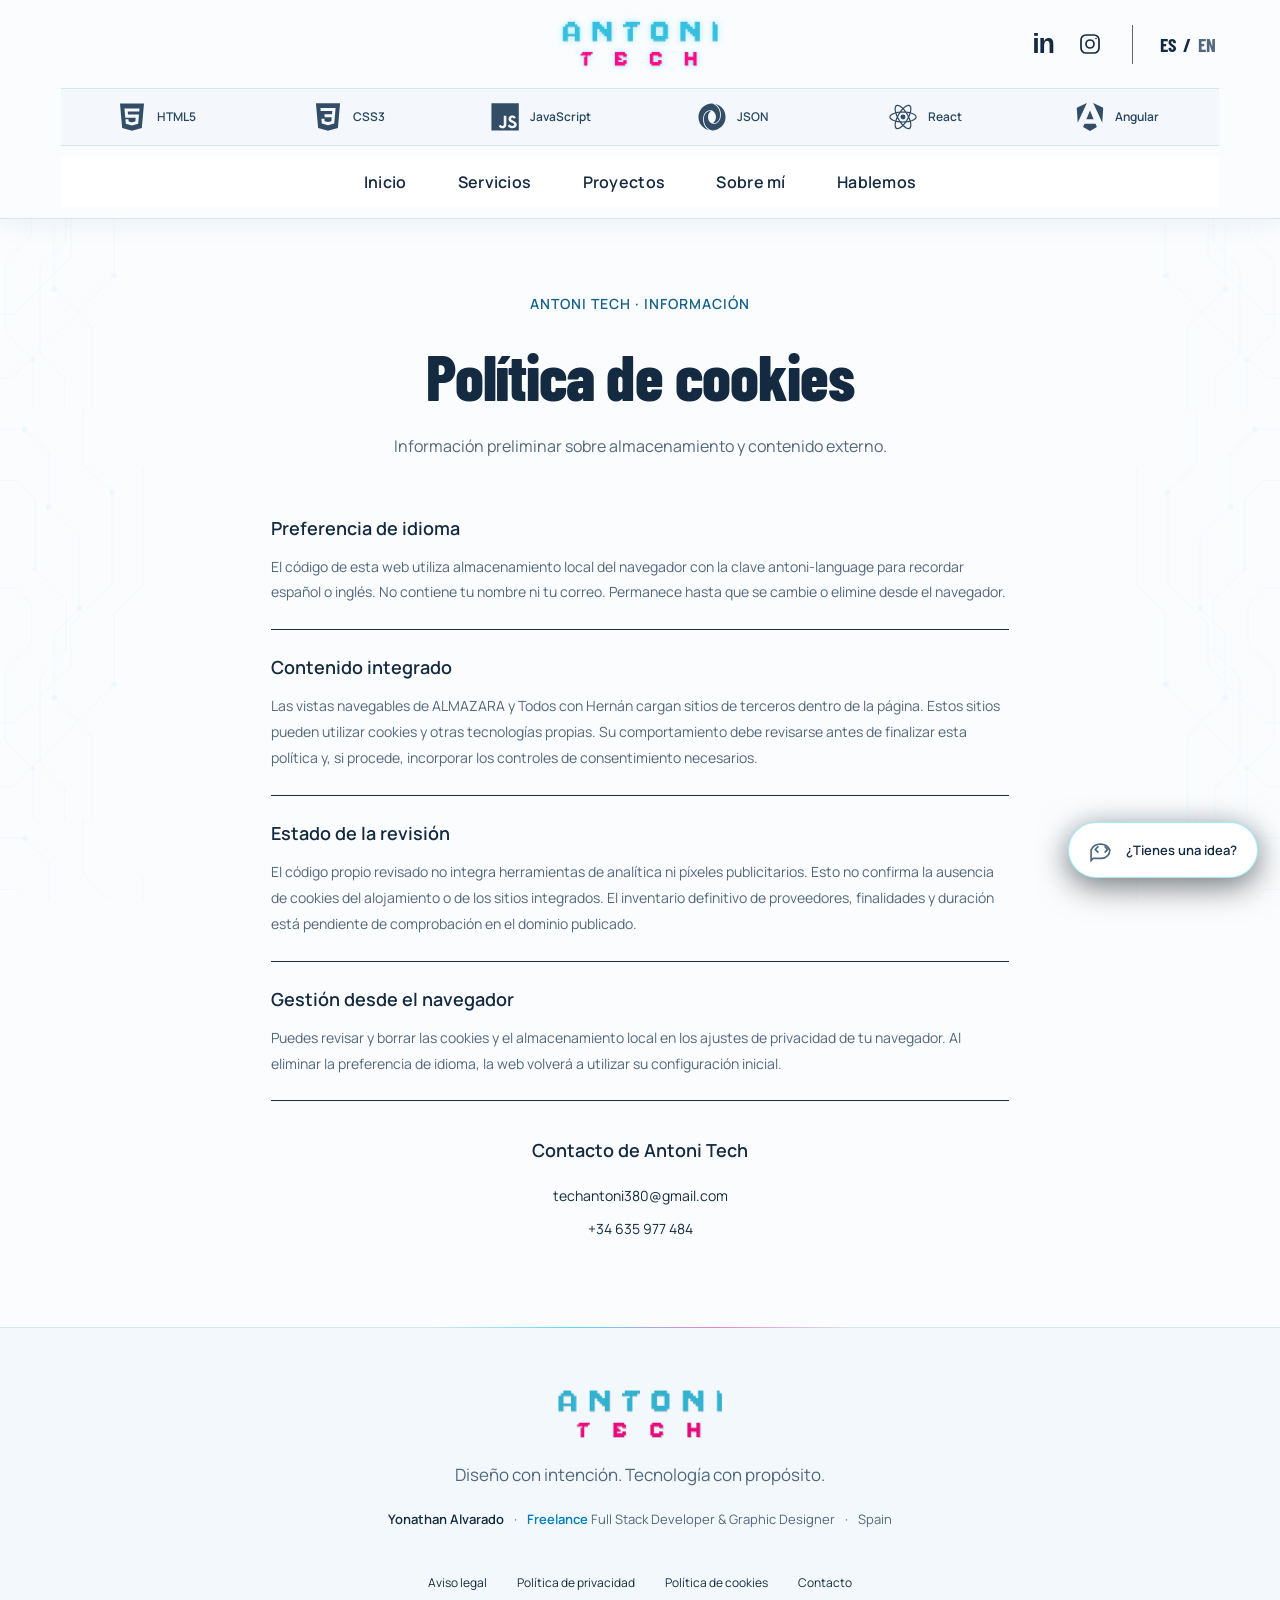
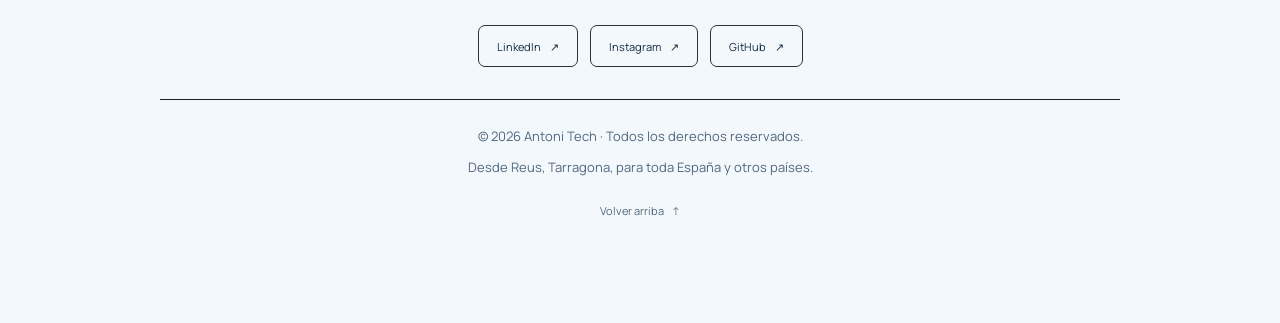
<file: cookies/index.html>
<!doctype html>
<html lang="es"><head><meta charset="utf-8"><meta name="viewport" content="width=device-width, initial-scale=1, viewport-fit=cover"><meta name="robots" content="noindex, nofollow">
<title data-es="Política de cookies · Antoni Tech" data-en="Cookie policy · Antoni Tech">Política de cookies · Antoni Tech</title>
<meta name="author" content="Yonathan Alvarado"><meta name="description" content="Información preliminar sobre almacenamiento y contenido externo." data-es="Información preliminar sobre almacenamiento y contenido externo." data-en="Preliminary information about storage and external content." data-i18n-attr="content"><meta name="theme-color" content="#080a0e"><link rel="canonical" href="https://antonitech.es/cookies/">
<meta property="og:title" content="Política de cookies · Antoni Tech"><meta property="og:description" content="Información preliminar sobre almacenamiento y contenido externo."><meta property="og:type" content="website"><meta property="og:url" content="https://antonitech.es/cookies/"><meta property="og:image" content="https://antonitech.es/assets/hero-metallic.png"><meta property="og:locale" content="es_ES"><meta name="twitter:card" content="summary_large_image"><link rel="icon" href="../assets/antoni-tech-logo.png" type="image/png"><link rel="preload" href="../assets/barlow-condensed-800.ttf" as="font" type="font/ttf" crossorigin><link rel="stylesheet" href="../assets/site.css?v=9b2bd3237c"><link rel="stylesheet" href="../assets/minimal.css?v=0efb3f55ea"><link rel="stylesheet" href="../assets/showcase.css?v=391486834e"><link rel="stylesheet" href="../assets/navigation.css?v=d622c39300"><link rel="stylesheet" href="../assets/hero-media.css?v=bc6b47ca57"><link rel="stylesheet" href="../assets/assistant.css?v=bf14a8760d"><link rel="stylesheet" href="../assets/responsive.css?v=7dd0f3e524"><script type="module" src="../assets/assistant.mjs?v=11e9ee3838"></script><script src="../assets/site.js?v=f391092837" defer></script><script src="../assets/navigation.js?v=28f176536f" defer></script><link rel="stylesheet" href="../assets/light-tech.css?v=20261019-publicacion-2"></head>
<body id="top" class="inner-page"><a class="skip-link" href="#contenido"><span data-es="Saltar al contenido" data-en="Skip to content">Saltar al contenido</span></a>
    <div class="header-spacer" aria-hidden="true"></div><header class="site-header" data-adaptive-header><div class="header-top">
    <a class="brand" href="../index.html" aria-label="Antoni Tech · Inicio"><span class="logo-crop"><img src="../assets/antoni-tech-logo.png" alt="Antoni Tech" width="1500" height="1548"></span></a>
    <div class="header-right"><div class="header-socials"><a href="https://www.linkedin.com/in/yonathan-alvarado-919637101/" target="_blank" rel="noopener noreferrer" aria-label="LinkedIn" class="social-icon linkedin">in</a>
    <a href="https://www.instagram.com/techantoni/" target="_blank" rel="noopener noreferrer" aria-label="Instagram" class="social-icon"><svg viewBox="0 0 24 24" fill="none" stroke="currentColor" stroke-width="1.7" aria-hidden="true"><rect x="3" y="3" width="18" height="18" rx="5"/><circle cx="12" cy="12" r="4"/><circle cx="18" cy="6.5" r=".8" fill="currentColor" stroke="none"/></svg></a></div><div class="language-switch" role="group" aria-label="Language"><button type="button" data-lang="es" aria-pressed="true">ES</button><span aria-hidden="true">/</span><button type="button" data-lang="en" aria-pressed="false">EN</button></div></div></div><div class="technology-band" role="region" aria-label="Tecnologías y herramientas" data-es="Tecnologías y herramientas" data-en="Technologies and tools" data-i18n-attr="aria-label">
    <div class="technology-window"><div class="technology-track"><ul class="technology-group"><li class="technology-logo"><img src="../assets/technologies/html5.svg" alt="" width="28" height="28" decoding="async"><span>HTML5</span></li><li class="technology-logo"><img src="../assets/technologies/css3.svg" alt="" width="28" height="28" decoding="async"><span>CSS3</span></li><li class="technology-logo"><img src="../assets/technologies/javascript.svg" alt="" width="28" height="28" decoding="async"><span>JavaScript</span></li><li class="technology-logo"><img src="../assets/technologies/json.svg" alt="" width="28" height="28" decoding="async"><span>JSON</span></li><li class="technology-logo"><img src="../assets/technologies/react.svg" alt="" width="28" height="28" decoding="async"><span>React</span></li><li class="technology-logo"><img src="../assets/technologies/angular.svg" alt="" width="28" height="28" decoding="async"><span>Angular</span></li><li class="technology-logo"><img src="../assets/technologies/python.svg" alt="" width="28" height="28" decoding="async"><span>Python</span></li><li class="technology-logo"><img src="../assets/technologies/java.svg" alt="" width="28" height="28" decoding="async"><span>Java</span></li><li class="technology-logo"><img src="../assets/technologies/windows11.svg" alt="" width="28" height="28" decoding="async"><span>Windows</span></li><li class="technology-logo"><img src="../assets/technologies/linux.svg" alt="" width="28" height="28" decoding="async"><span>Linux</span></li><li class="technology-logo"><img src="../assets/technologies/apple.svg" alt="" width="28" height="28" decoding="async"><span>macOS</span></li><li class="technology-logo"><img src="../assets/technologies/wordpress.svg" alt="" width="28" height="28" decoding="async"><span>WordPress</span></li><li class="technology-logo"><img src="../assets/technologies/woocommerce.svg" alt="" width="28" height="28" decoding="async"><span>WooCommerce</span></li><li class="technology-logo"><img src="../assets/technologies/prestashop.svg" alt="" width="28" height="28" decoding="async"><span>PrestaShop</span></li><li class="technology-logo"><img src="../assets/technologies/git.svg" alt="" width="28" height="28" decoding="async"><span>Git</span></li><li class="technology-logo"><img src="../assets/technologies/github.svg" alt="" width="28" height="28" decoding="async"><span>GitHub</span></li><li class="technology-logo"><img src="../assets/technologies/docker.svg" alt="" width="28" height="28" decoding="async"><span>Docker</span></li><li class="technology-logo"><img src="../assets/technologies/kubernetes.svg" alt="" width="28" height="28" decoding="async"><span>Kubernetes</span></li><li class="technology-logo"><img src="../assets/technologies/amazonwebservices.svg" alt="" width="28" height="28" decoding="async"><span>AWS</span></li><li class="technology-logo"><img src="../assets/technologies/azure.svg" alt="" width="28" height="28" decoding="async"><span>Azure</span></li><li class="technology-logo"><img src="../assets/technologies/zoho.svg" alt="" width="28" height="28" decoding="async"><span>Zoho CRM</span></li><li class="technology-logo"><img src="../assets/technologies/figma.svg" alt="" width="28" height="28" decoding="async"><span>Figma</span></li><li class="technology-logo"><img src="../assets/technologies/illustrator.svg" alt="" width="28" height="28" decoding="async"><span>Illustrator</span></li><li class="technology-logo"><img src="../assets/technologies/photoshop.svg" alt="" width="28" height="28" decoding="async"><span>Photoshop</span></li><li class="technology-logo"><img src="../assets/technologies/threedsmax.svg" alt="" width="28" height="28" decoding="async"><span>Autodesk 3ds Max</span></li><li class="technology-logo"><img src="../assets/technologies/autocad.svg" alt="" width="28" height="28" decoding="async"><span>AutoCAD</span></li><li class="technology-logo"><img src="../assets/technologies/coreldraw.svg" alt="" width="28" height="28" decoding="async"><span>CorelDRAW</span></li><li class="technology-logo"><img src="../assets/technologies/php.svg" alt="" width="28" height="28" decoding="async"><span>PHP</span></li><li class="technology-logo"><img src="../assets/technologies/mysql.svg" alt="" width="28" height="28" decoding="async"><span>MySQL</span></li><li class="technology-logo"><img src="../assets/technologies/phpmyadmin.svg" alt="" width="28" height="28" decoding="async"><span>phpMyAdmin</span></li><li class="technology-logo"><img src="../assets/technologies/postgresql.svg" alt="" width="28" height="28" decoding="async"><span>PostgreSQL</span></li><li class="technology-logo"><img src="../assets/technologies/typescript.svg" alt="" width="28" height="28" decoding="async"><span>TypeScript</span></li><li class="technology-logo"><img src="../assets/technologies/nextjs.svg" alt="" width="28" height="28" decoding="async"><span>Next.js</span></li><li class="technology-logo"><img src="../assets/technologies/supabase.svg" alt="" width="28" height="28" decoding="async"><span>Supabase</span></li><li class="technology-logo"><img src="../assets/technologies/n8n.svg" alt="" width="28" height="28" decoding="async"><span>n8n</span></li><li class="technology-logo"><img src="../assets/technologies/vscode.svg" alt="" width="28" height="28" decoding="async"><span>VS Code</span></li><li class="technology-logo"><img src="../assets/technologies/apache.svg" alt="" width="28" height="28" decoding="async"><span>Apache</span></li><li class="technology-logo"><img src="../assets/technologies/nginx.svg" alt="" width="28" height="28" decoding="async"><span>Nginx</span></li><li class="technology-logo"><img src="../assets/technologies/xml.svg" alt="" width="28" height="28" decoding="async"><span>XML</span></li></ul><ul class="technology-group" aria-hidden="true" inert><li class="technology-logo"><img src="../assets/technologies/html5.svg" alt="" width="28" height="28" decoding="async"><span>HTML5</span></li><li class="technology-logo"><img src="../assets/technologies/css3.svg" alt="" width="28" height="28" decoding="async"><span>CSS3</span></li><li class="technology-logo"><img src="../assets/technologies/javascript.svg" alt="" width="28" height="28" decoding="async"><span>JavaScript</span></li><li class="technology-logo"><img src="../assets/technologies/json.svg" alt="" width="28" height="28" decoding="async"><span>JSON</span></li><li class="technology-logo"><img src="../assets/technologies/react.svg" alt="" width="28" height="28" decoding="async"><span>React</span></li><li class="technology-logo"><img src="../assets/technologies/angular.svg" alt="" width="28" height="28" decoding="async"><span>Angular</span></li><li class="technology-logo"><img src="../assets/technologies/python.svg" alt="" width="28" height="28" decoding="async"><span>Python</span></li><li class="technology-logo"><img src="../assets/technologies/java.svg" alt="" width="28" height="28" decoding="async"><span>Java</span></li><li class="technology-logo"><img src="../assets/technologies/windows11.svg" alt="" width="28" height="28" decoding="async"><span>Windows</span></li><li class="technology-logo"><img src="../assets/technologies/linux.svg" alt="" width="28" height="28" decoding="async"><span>Linux</span></li><li class="technology-logo"><img src="../assets/technologies/apple.svg" alt="" width="28" height="28" decoding="async"><span>macOS</span></li><li class="technology-logo"><img src="../assets/technologies/wordpress.svg" alt="" width="28" height="28" decoding="async"><span>WordPress</span></li><li class="technology-logo"><img src="../assets/technologies/woocommerce.svg" alt="" width="28" height="28" decoding="async"><span>WooCommerce</span></li><li class="technology-logo"><img src="../assets/technologies/prestashop.svg" alt="" width="28" height="28" decoding="async"><span>PrestaShop</span></li><li class="technology-logo"><img src="../assets/technologies/git.svg" alt="" width="28" height="28" decoding="async"><span>Git</span></li><li class="technology-logo"><img src="../assets/technologies/github.svg" alt="" width="28" height="28" decoding="async"><span>GitHub</span></li><li class="technology-logo"><img src="../assets/technologies/docker.svg" alt="" width="28" height="28" decoding="async"><span>Docker</span></li><li class="technology-logo"><img src="../assets/technologies/kubernetes.svg" alt="" width="28" height="28" decoding="async"><span>Kubernetes</span></li><li class="technology-logo"><img src="../assets/technologies/amazonwebservices.svg" alt="" width="28" height="28" decoding="async"><span>AWS</span></li><li class="technology-logo"><img src="../assets/technologies/azure.svg" alt="" width="28" height="28" decoding="async"><span>Azure</span></li><li class="technology-logo"><img src="../assets/technologies/zoho.svg" alt="" width="28" height="28" decoding="async"><span>Zoho CRM</span></li><li class="technology-logo"><img src="../assets/technologies/figma.svg" alt="" width="28" height="28" decoding="async"><span>Figma</span></li><li class="technology-logo"><img src="../assets/technologies/illustrator.svg" alt="" width="28" height="28" decoding="async"><span>Illustrator</span></li><li class="technology-logo"><img src="../assets/technologies/photoshop.svg" alt="" width="28" height="28" decoding="async"><span>Photoshop</span></li><li class="technology-logo"><img src="../assets/technologies/threedsmax.svg" alt="" width="28" height="28" decoding="async"><span>Autodesk 3ds Max</span></li><li class="technology-logo"><img src="../assets/technologies/autocad.svg" alt="" width="28" height="28" decoding="async"><span>AutoCAD</span></li><li class="technology-logo"><img src="../assets/technologies/coreldraw.svg" alt="" width="28" height="28" decoding="async"><span>CorelDRAW</span></li><li class="technology-logo"><img src="../assets/technologies/php.svg" alt="" width="28" height="28" decoding="async"><span>PHP</span></li><li class="technology-logo"><img src="../assets/technologies/mysql.svg" alt="" width="28" height="28" decoding="async"><span>MySQL</span></li><li class="technology-logo"><img src="../assets/technologies/phpmyadmin.svg" alt="" width="28" height="28" decoding="async"><span>phpMyAdmin</span></li><li class="technology-logo"><img src="../assets/technologies/postgresql.svg" alt="" width="28" height="28" decoding="async"><span>PostgreSQL</span></li><li class="technology-logo"><img src="../assets/technologies/typescript.svg" alt="" width="28" height="28" decoding="async"><span>TypeScript</span></li><li class="technology-logo"><img src="../assets/technologies/nextjs.svg" alt="" width="28" height="28" decoding="async"><span>Next.js</span></li><li class="technology-logo"><img src="../assets/technologies/supabase.svg" alt="" width="28" height="28" decoding="async"><span>Supabase</span></li><li class="technology-logo"><img src="../assets/technologies/n8n.svg" alt="" width="28" height="28" decoding="async"><span>n8n</span></li><li class="technology-logo"><img src="../assets/technologies/vscode.svg" alt="" width="28" height="28" decoding="async"><span>VS Code</span></li><li class="technology-logo"><img src="../assets/technologies/apache.svg" alt="" width="28" height="28" decoding="async"><span>Apache</span></li><li class="technology-logo"><img src="../assets/technologies/nginx.svg" alt="" width="28" height="28" decoding="async"><span>Nginx</span></li><li class="technology-logo"><img src="../assets/technologies/xml.svg" alt="" width="28" height="28" decoding="async"><span>XML</span></li></ul></div></div></div><div class="navigation-bar">
      <a class="brand compact-brand" href="../index.html" aria-label="Antoni Tech · Inicio / Home"><span class="logo-crop"><img src="../assets/antoni-tech-logo.png" alt="Antoni Tech" width="1500" height="1548"></span></a>
      <nav class="primary-nav" id="primary-navigation" aria-label="Principal / Main navigation"><a href="../index.html"><span data-es="Inicio" data-en="Home">Inicio</span></a><a href="../servicios/index.html"><span data-es="Servicios" data-en="Services">Servicios</span></a><a href="../proyectos/index.html" class="nav-projects"><span data-es="Proyectos" data-en="Work">Proyectos</span></a><a href="../sobre-mi/index.html"><span data-es="Sobre mí" data-en="About">Sobre mí</span></a><a href="../contacto/index.html"><span data-es="Hablemos" data-en="Let’s talk">Hablemos</span></a></nav>
      <div class="compact-actions"><a class="header-whatsapp" href="https://wa.me/34635977484?text=Hola%2C%20Yonathan.%20Me%20gustar%C3%ADa%20pedir%20presupuesto%20para%20mi%20proyecto." data-whatsapp data-url-es="https://wa.me/34635977484?text=Hola%2C%20Yonathan.%20Me%20gustar%C3%ADa%20pedir%20presupuesto%20para%20mi%20proyecto." data-url-en="https://wa.me/34635977484?text=Hi%20Yonathan%2C%20I%20would%20like%20to%20request%20a%20quote%20for%20my%20project." target="_blank" rel="noopener noreferrer" aria-label="Hablemos por WhatsApp" data-es="Hablemos por WhatsApp" data-en="Let’s talk on WhatsApp" data-i18n-attr="aria-label"><svg viewBox="0 0 24 24" fill="none" stroke="currentColor" stroke-width="1.6" aria-hidden="true"><path d="M20.5 11.5a8.5 8.5 0 0 1-12.3 7.6L3 21l1.9-5.2A8.5 8.5 0 1 1 20.5 11.5Z"/><path d="M8 8c0 4 4 8 8 8l1-2-3-1-1 1-3-3 1-1-1-3-2 1Z"/></svg><span class="header-whatsapp-desktop"><span data-es="Hablemos" data-en="Let’s talk">Hablemos</span></span><span class="header-whatsapp-mobile">WhatsApp</span></a><button class="nav-toggle" type="button" aria-controls="primary-navigation" aria-expanded="false"><span data-es="Menú" data-en="Menu">Menú</span><span class="nav-toggle-icon" aria-hidden="true"></span></button></div>
    </div></header><main id="contenido"><article class="legal-document wrap"><header class="legal-heading"><p data-es="ANTONI TECH · INFORMACIÓN" data-en="ANTONI TECH · INFORMATION" class="eyebrow">ANTONI TECH · INFORMACIÓN</p><h1 data-es="Política de cookies" data-en="Cookie policy">Política de cookies</h1><p data-es="Información preliminar sobre almacenamiento y contenido externo." data-en="Preliminary information about storage and external content." class="legal-intro">Información preliminar sobre almacenamiento y contenido externo.</p></header><section class="legal-section"><h2 data-es="Preferencia de idioma" data-en="Language preference">Preferencia de idioma</h2><p data-es="El código de esta web utiliza almacenamiento local del navegador con la clave antoni-language para recordar español o inglés. No contiene tu nombre ni tu correo. Permanece hasta que se cambie o elimine desde el navegador." data-en="This website’s code uses browser local storage under the key antoni-language to remember Spanish or English. It does not contain your name or email. It remains until changed or deleted through the browser.">El código de esta web utiliza almacenamiento local del navegador con la clave antoni-language para recordar español o inglés. No contiene tu nombre ni tu correo. Permanece hasta que se cambie o elimine desde el navegador.</p></section><section class="legal-section"><h2 data-es="Contenido integrado" data-en="Embedded content">Contenido integrado</h2><p data-es="Las vistas navegables de ALMAZARA y Todos con Hernán cargan sitios de terceros dentro de la página. Estos sitios pueden utilizar cookies y otras tecnologías propias. Su comportamiento debe revisarse antes de finalizar esta política y, si procede, incorporar los controles de consentimiento necesarios." data-en="The interactive ALMAZARA and Todos con Hernán previews load third-party websites inside the page. Those sites may use their own cookies and other technologies. Their behaviour must be reviewed before finalising this policy and, where needed, the appropriate consent controls must be added.">Las vistas navegables de ALMAZARA y Todos con Hernán cargan sitios de terceros dentro de la página. Estos sitios pueden utilizar cookies y otras tecnologías propias. Su comportamiento debe revisarse antes de finalizar esta política y, si procede, incorporar los controles de consentimiento necesarios.</p></section><section class="legal-section"><h2 data-es="Estado de la revisión" data-en="Review status">Estado de la revisión</h2><p data-es="El código propio revisado no integra herramientas de analítica ni píxeles publicitarios. Esto no confirma la ausencia de cookies del alojamiento o de los sitios integrados. El inventario definitivo de proveedores, finalidades y duración está pendiente de comprobación en el dominio publicado." data-en="The reviewed first-party code does not integrate analytics tools or advertising pixels. This does not confirm the absence of cookies from the hosting platform or embedded websites. The final inventory of providers, purposes and durations still needs to be checked on the published domain.">El código propio revisado no integra herramientas de analítica ni píxeles publicitarios. Esto no confirma la ausencia de cookies del alojamiento o de los sitios integrados. El inventario definitivo de proveedores, finalidades y duración está pendiente de comprobación en el dominio publicado.</p></section><section class="legal-section"><h2 data-es="Gestión desde el navegador" data-en="Browser settings">Gestión desde el navegador</h2><p data-es="Puedes revisar y borrar las cookies y el almacenamiento local en los ajustes de privacidad de tu navegador. Al eliminar la preferencia de idioma, la web volverá a utilizar su configuración inicial." data-en="You can inspect and delete cookies and local storage in your browser’s privacy settings. Deleting the language preference returns the website to its initial setting.">Puedes revisar y borrar las cookies y el almacenamiento local en los ajustes de privacidad de tu navegador. Al eliminar la preferencia de idioma, la web volverá a utilizar su configuración inicial.</p></section><div class="legal-contact"><h2 data-es="Contacto de Antoni Tech" data-en="Antoni Tech contact">Contacto de Antoni Tech</h2><a href="mailto:techantoni380@gmail.com">techantoni380@gmail.com</a><a href="tel:+34635977484">+34 635 977 484</a></div></article></main><footer class="site-footer footer-centered"><div class="footer-inner">
      <a href="../index.html" class="brand footer-brand" aria-label="Antoni Tech · Inicio / Home"><span class="logo-crop"><img src="../assets/antoni-tech-logo.png" alt="Antoni Tech" width="1500" height="1548"></span></a>
      <p data-es="Diseño con intención. Tecnología con propósito." data-en="Design with intention. Technology with purpose." class="footer-motto">Diseño con intención. Tecnología con propósito.</p>
      <a class="footer-signature" href="https://www.instagram.com/techantoni/" target="_blank" rel="noopener noreferrer"><strong>Yonathan Alvarado</strong><span aria-hidden="true">·</span><span><strong class="freelance-word">Freelance</strong> Full Stack Developer &amp; Graphic Designer</span><span aria-hidden="true">·</span><span>Spain</span></a>
      <nav class="footer-legal" aria-label="Información legal y contacto / Legal information and contact"><ul><li><a href="../aviso-legal/index.html"><span data-es="Aviso legal" data-en="Legal notice">Aviso legal</span></a></li><li><a href="../privacidad/index.html"><span data-es="Política de privacidad" data-en="Privacy policy">Política de privacidad</span></a></li><li><a href="../cookies/index.html"><span data-es="Política de cookies" data-en="Cookie policy">Política de cookies</span></a></li><li><a href="../contacto/index.html"><span data-es="Contacto" data-en="Contact">Contacto</span></a></li></ul></nav>
      <nav class="footer-socials" aria-label="Redes sociales / Social profiles"><a href="https://www.linkedin.com/in/yonathan-alvarado-919637101/" target="_blank" rel="noopener noreferrer">LinkedIn <span aria-hidden="true">↗</span></a><a href="https://www.instagram.com/techantoni/" target="_blank" rel="noopener noreferrer">Instagram <span aria-hidden="true">↗</span></a><a href="https://github.com/techantoni380-create" target="_blank" rel="noopener noreferrer">GitHub <span aria-hidden="true">↗</span></a></nav>
      <div class="footer-closing"><p>© 2026 Antoni Tech · <span data-es="Todos los derechos reservados." data-en="All rights reserved.">Todos los derechos reservados.</span></p><p data-es="Desde Reus, Tarragona, para toda España y otros países." data-en="From Reus, Tarragona, for Spain and beyond.">Desde Reus, Tarragona, para toda España y otros países.</p><a href="#top" class="footer-top"><span data-es="Volver arriba" data-en="Back to top">Volver arriba</span> <span aria-hidden="true">↑</span></a></div>
    </div></footer><dialog id="video-dialog" class="video-dialog"><button type="button" class="video-close close-button" aria-label="Cerrar vídeo / Close video">×</button><video id="brand-video" controls playsinline muted preload="none" width="1920" height="1080" aria-label="Presentación de Antoni Tech de cinco segundos"><source src="../assets/antoni-tech-5s.mp4" type="video/mp4"><span data-es="Tu navegador no admite vídeo." data-en="Your browser does not support video.">Tu navegador no admite vídeo.</span> <a href="../assets/antoni-tech-5s.mp4"><span data-es="Abrir vídeo" data-en="Open video">Abrir vídeo</span></a></video></dialog><button type="button" id="assistant-launch" class="assistant-launch" aria-haspopup="dialog" aria-controls="antoni-assistant" aria-expanded="false" hidden><svg viewBox="0 0 24 24" fill="none" stroke="currentColor" stroke-width="1.6" aria-hidden="true"><path d="M20 11.5a8 8 0 0 1-8 8H4l-2 2v-10a10 10 0 0 1 18 0Z"/><path d="m9 8-3 3 3 3m6-6 3 3-3 3"/></svg><span><span data-es="¿Tienes una idea?" data-en="Have an idea?">¿Tienes una idea?</span></span></button>
    <dialog id="antoni-assistant" class="antoni-assistant" aria-labelledby="assistant-title">
      <div class="assistant-shell">
        <header class="assistant-heading"><span class="assistant-avatar" aria-hidden="true">&lt;/&gt;</span><div><h2 id="assistant-title">Antoni Tech</h2><p id="assistant-mode"></p></div><button type="button" class="assistant-close" id="assistant-close" aria-label="Cerrar asistente" data-es="Cerrar asistente" data-en="Close assistant" data-i18n-attr="aria-label">×</button></header>
        <div class="assistant-scroll" id="assistant-scroll">
          <div id="assistant-messages" class="assistant-messages" role="log" aria-live="polite" aria-relevant="additions" aria-label="Conversación" data-es="Conversación" data-en="Conversation" data-i18n-attr="aria-label"></div>
          <div class="assistant-suggestions" id="assistant-suggestions" aria-label="Temas sugeridos" data-es="Temas sugeridos" data-en="Suggested topics" data-i18n-attr="aria-label"></div>
          <section id="assistant-handoff" class="assistant-handoff" aria-labelledby="assistant-handoff-title" hidden>
            <h3 id="assistant-handoff-title"><span data-es="Tu idea, directamente a Yonathan." data-en="Your idea, straight to Yonathan.">Tu idea, directamente a Yonathan.</span></h3>
            <label for="assistant-brief"><span data-es="Revisa o escribe tu mensaje" data-en="Review or write your message">Revisa o escribe tu mensaje</span></label>
            <textarea id="assistant-brief" rows="4" maxlength="1800"></textarea>
            <a id="assistant-whatsapp" class="assistant-primary" href="https://wa.me/34635977484" target="_blank" rel="noopener noreferrer"><span data-es="ABRIR WHATSAPP" data-en="OPEN WHATSAPP">ABRIR WHATSAPP</span> <span aria-hidden="true">↗</span></a>
            <p><span data-es="Tú confirmas el envío en WhatsApp. La consulta inicial es gratuita y personalizada." data-en="You confirm sending in WhatsApp. The initial consultation is free and personalised.">Tú confirmas el envío en WhatsApp. La consulta inicial es gratuita y personalizada.</span></p>
          </section>
        </div>
        <form id="assistant-form" class="assistant-form">
          <label for="assistant-input" class="assistant-input-label"><span data-es="¿En qué puedo orientarte?" data-en="How can I help?">¿En qué puedo orientarte?</span></label>
          <div class="assistant-compose"><input id="assistant-input" type="text" maxlength="1000" autocomplete="off" required placeholder="Webs, apps, automatización…" data-es="Webs, apps, automatización…" data-en="Websites, apps, automation…" data-i18n-attr="placeholder"><button type="submit" id="assistant-send" aria-label="Enviar pregunta" data-es="Enviar pregunta" data-en="Send question" data-i18n-attr="aria-label">↑</button></div>
          <div id="assistant-ai-notice" class="assistant-ai-notice" hidden><label for="assistant-ai-consent"><input type="checkbox" id="assistant-ai-consent"><span data-es="Usar IA: enviar mis mensajes a Cloudflare y OpenAI para responder. Puede cometer errores. No incluyas datos sensibles." data-en="Use AI: send my messages to Cloudflare and OpenAI for a reply. It may make mistakes. Do not include sensitive data.">Usar IA: enviar mis mensajes a Cloudflare y OpenAI para responder. Puede cometer errores. No incluyas datos sensibles.</span></label></div>
          <p id="assistant-status" class="assistant-status" role="status"></p>
        </form>
        <div class="assistant-actions"><button type="button" id="assistant-contact"><span data-es="Hablar con Yonathan" data-en="Talk to Yonathan">Hablar con Yonathan</span> <span aria-hidden="true">↗</span></button><button type="button" id="assistant-reset"><span data-es="Borrar chat" data-en="Clear chat">Borrar chat</span></button></div>
        <footer class="assistant-footnote"><span id="assistant-disclosure"></span><a href="../privacidad/index.html"><span data-es="Privacidad" data-en="Privacy">Privacidad</span></a></footer>
      </div>
    </dialog></body></html>
</file>
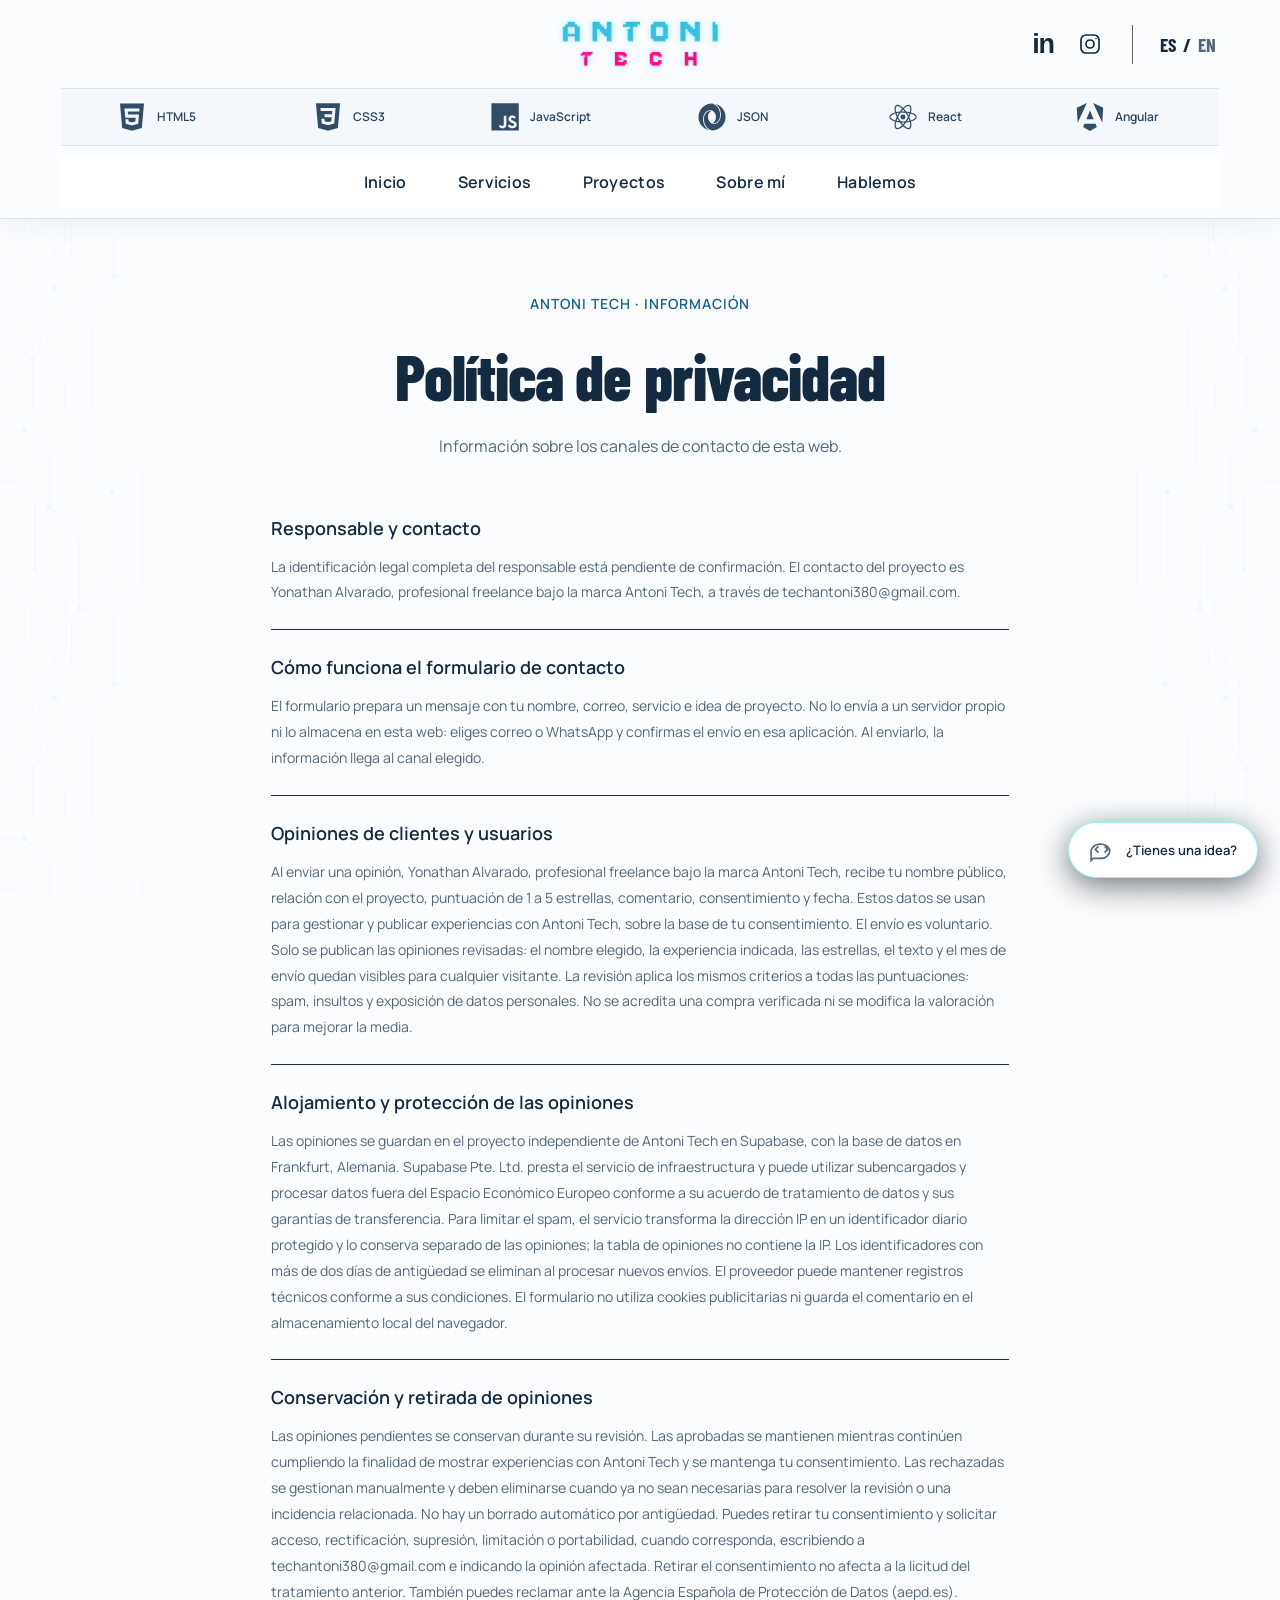
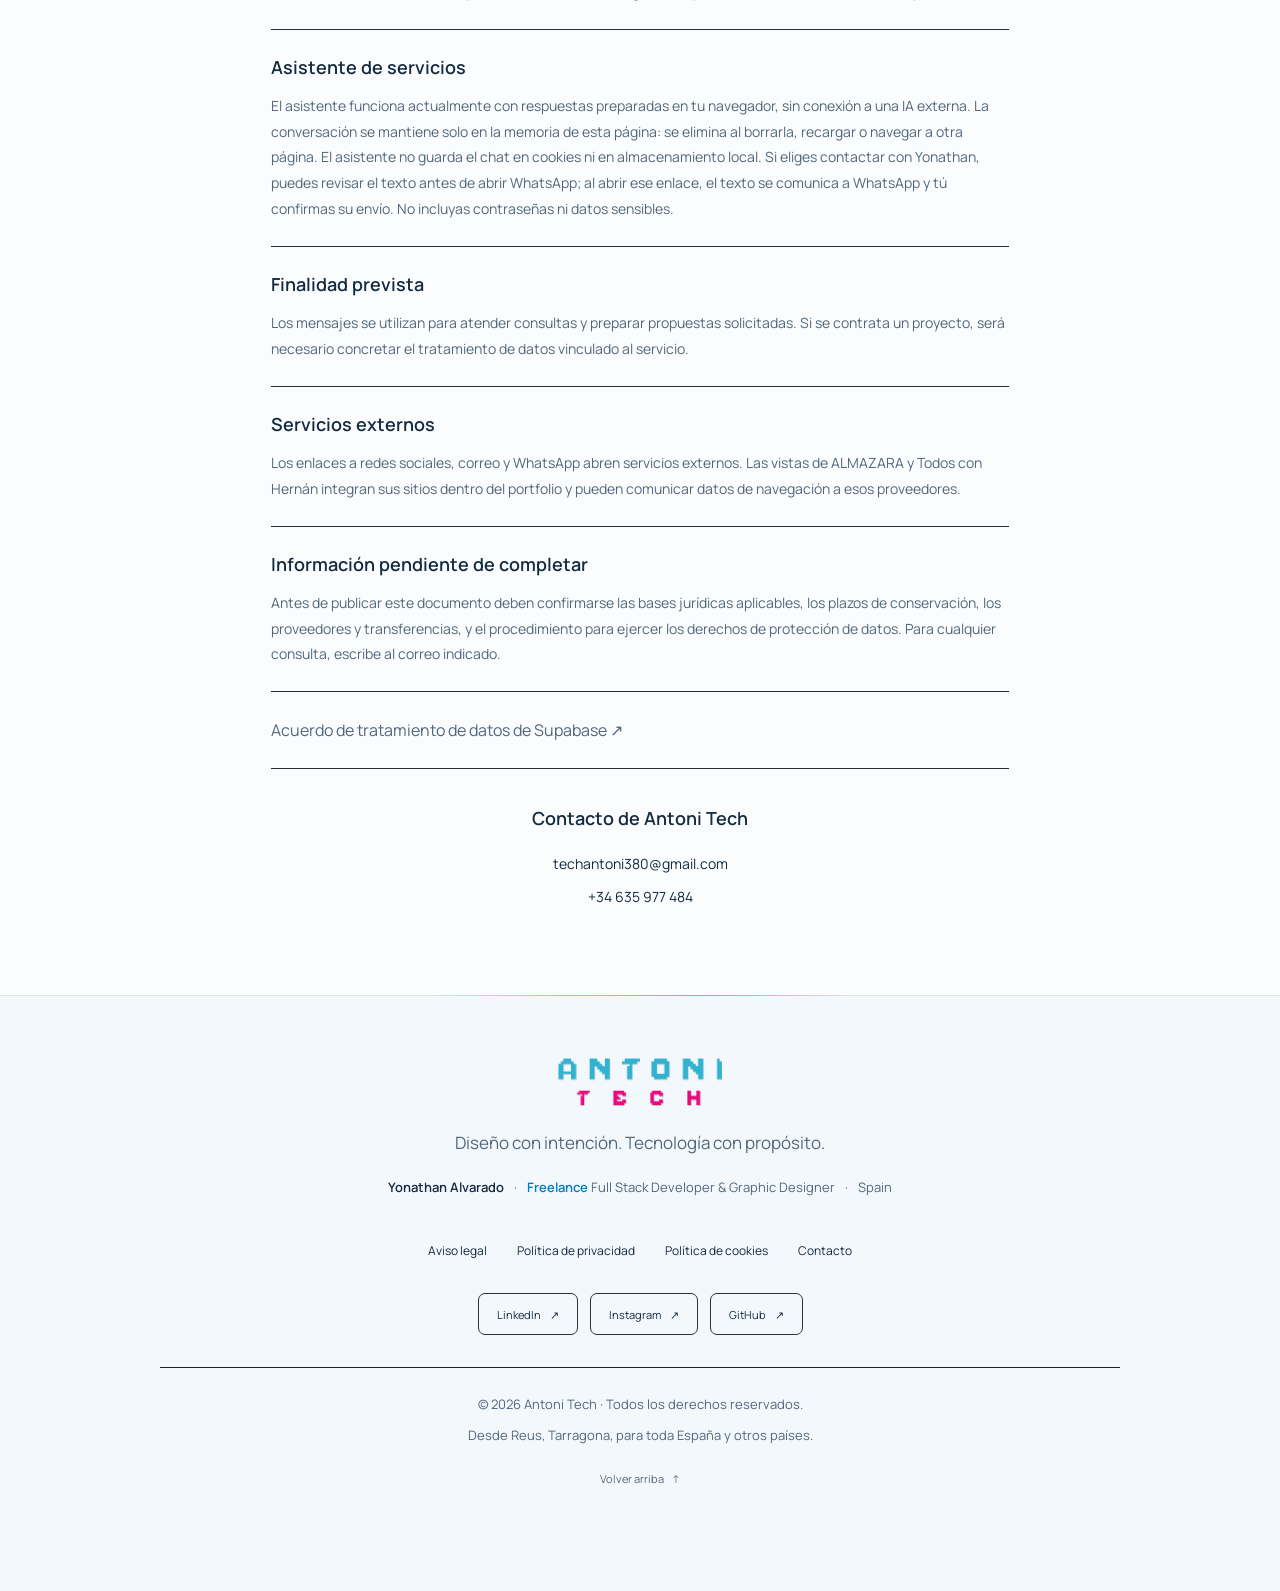
<file: privacidad/index.html>
<!doctype html>
<html lang="es"><head><meta charset="utf-8"><meta name="viewport" content="width=device-width, initial-scale=1, viewport-fit=cover"><meta name="robots" content="noindex, nofollow">
<title data-es="Política de privacidad · Antoni Tech" data-en="Privacy policy · Antoni Tech">Política de privacidad · Antoni Tech</title>
<meta name="author" content="Yonathan Alvarado"><meta name="description" content="Información sobre los canales de contacto de esta web." data-es="Información sobre los canales de contacto de esta web." data-en="Information about this website’s contact channels." data-i18n-attr="content"><meta name="theme-color" content="#080a0e"><link rel="canonical" href="https://antonitech.es/privacidad/">
<meta property="og:title" content="Política de privacidad · Antoni Tech"><meta property="og:description" content="Información sobre los canales de contacto de esta web."><meta property="og:type" content="website"><meta property="og:url" content="https://antonitech.es/privacidad/"><meta property="og:image" content="https://antonitech.es/assets/hero-metallic.png"><meta property="og:locale" content="es_ES"><meta name="twitter:card" content="summary_large_image"><link rel="icon" href="../assets/antoni-tech-logo.png" type="image/png"><link rel="preload" href="../assets/barlow-condensed-800.ttf" as="font" type="font/ttf" crossorigin><link rel="stylesheet" href="../assets/site.css?v=9b2bd3237c"><link rel="stylesheet" href="../assets/minimal.css?v=0efb3f55ea"><link rel="stylesheet" href="../assets/showcase.css?v=391486834e"><link rel="stylesheet" href="../assets/navigation.css?v=d622c39300"><link rel="stylesheet" href="../assets/hero-media.css?v=bc6b47ca57"><link rel="stylesheet" href="../assets/assistant.css?v=bf14a8760d"><link rel="stylesheet" href="../assets/responsive.css?v=7dd0f3e524"><script type="module" src="../assets/assistant.mjs?v=11e9ee3838"></script><script src="../assets/site.js?v=f391092837" defer></script><script src="../assets/navigation.js?v=28f176536f" defer></script><link rel="stylesheet" href="../assets/light-tech.css?v=20261019-publicacion-2"></head>
<body id="top" class="inner-page"><a class="skip-link" href="#contenido"><span data-es="Saltar al contenido" data-en="Skip to content">Saltar al contenido</span></a>
    <div class="header-spacer" aria-hidden="true"></div><header class="site-header" data-adaptive-header><div class="header-top">
    <a class="brand" href="../index.html" aria-label="Antoni Tech · Inicio"><span class="logo-crop"><img src="../assets/antoni-tech-logo.png" alt="Antoni Tech" width="1500" height="1548"></span></a>
    <div class="header-right"><div class="header-socials"><a href="https://www.linkedin.com/in/yonathan-alvarado-919637101/" target="_blank" rel="noopener noreferrer" aria-label="LinkedIn" class="social-icon linkedin">in</a>
    <a href="https://www.instagram.com/techantoni/" target="_blank" rel="noopener noreferrer" aria-label="Instagram" class="social-icon"><svg viewBox="0 0 24 24" fill="none" stroke="currentColor" stroke-width="1.7" aria-hidden="true"><rect x="3" y="3" width="18" height="18" rx="5"/><circle cx="12" cy="12" r="4"/><circle cx="18" cy="6.5" r=".8" fill="currentColor" stroke="none"/></svg></a></div><div class="language-switch" role="group" aria-label="Language"><button type="button" data-lang="es" aria-pressed="true">ES</button><span aria-hidden="true">/</span><button type="button" data-lang="en" aria-pressed="false">EN</button></div></div></div><div class="technology-band" role="region" aria-label="Tecnologías y herramientas" data-es="Tecnologías y herramientas" data-en="Technologies and tools" data-i18n-attr="aria-label">
    <div class="technology-window"><div class="technology-track"><ul class="technology-group"><li class="technology-logo"><img src="../assets/technologies/html5.svg" alt="" width="28" height="28" decoding="async"><span>HTML5</span></li><li class="technology-logo"><img src="../assets/technologies/css3.svg" alt="" width="28" height="28" decoding="async"><span>CSS3</span></li><li class="technology-logo"><img src="../assets/technologies/javascript.svg" alt="" width="28" height="28" decoding="async"><span>JavaScript</span></li><li class="technology-logo"><img src="../assets/technologies/json.svg" alt="" width="28" height="28" decoding="async"><span>JSON</span></li><li class="technology-logo"><img src="../assets/technologies/react.svg" alt="" width="28" height="28" decoding="async"><span>React</span></li><li class="technology-logo"><img src="../assets/technologies/angular.svg" alt="" width="28" height="28" decoding="async"><span>Angular</span></li><li class="technology-logo"><img src="../assets/technologies/python.svg" alt="" width="28" height="28" decoding="async"><span>Python</span></li><li class="technology-logo"><img src="../assets/technologies/java.svg" alt="" width="28" height="28" decoding="async"><span>Java</span></li><li class="technology-logo"><img src="../assets/technologies/windows11.svg" alt="" width="28" height="28" decoding="async"><span>Windows</span></li><li class="technology-logo"><img src="../assets/technologies/linux.svg" alt="" width="28" height="28" decoding="async"><span>Linux</span></li><li class="technology-logo"><img src="../assets/technologies/apple.svg" alt="" width="28" height="28" decoding="async"><span>macOS</span></li><li class="technology-logo"><img src="../assets/technologies/wordpress.svg" alt="" width="28" height="28" decoding="async"><span>WordPress</span></li><li class="technology-logo"><img src="../assets/technologies/woocommerce.svg" alt="" width="28" height="28" decoding="async"><span>WooCommerce</span></li><li class="technology-logo"><img src="../assets/technologies/prestashop.svg" alt="" width="28" height="28" decoding="async"><span>PrestaShop</span></li><li class="technology-logo"><img src="../assets/technologies/git.svg" alt="" width="28" height="28" decoding="async"><span>Git</span></li><li class="technology-logo"><img src="../assets/technologies/github.svg" alt="" width="28" height="28" decoding="async"><span>GitHub</span></li><li class="technology-logo"><img src="../assets/technologies/docker.svg" alt="" width="28" height="28" decoding="async"><span>Docker</span></li><li class="technology-logo"><img src="../assets/technologies/kubernetes.svg" alt="" width="28" height="28" decoding="async"><span>Kubernetes</span></li><li class="technology-logo"><img src="../assets/technologies/amazonwebservices.svg" alt="" width="28" height="28" decoding="async"><span>AWS</span></li><li class="technology-logo"><img src="../assets/technologies/azure.svg" alt="" width="28" height="28" decoding="async"><span>Azure</span></li><li class="technology-logo"><img src="../assets/technologies/zoho.svg" alt="" width="28" height="28" decoding="async"><span>Zoho CRM</span></li><li class="technology-logo"><img src="../assets/technologies/figma.svg" alt="" width="28" height="28" decoding="async"><span>Figma</span></li><li class="technology-logo"><img src="../assets/technologies/illustrator.svg" alt="" width="28" height="28" decoding="async"><span>Illustrator</span></li><li class="technology-logo"><img src="../assets/technologies/photoshop.svg" alt="" width="28" height="28" decoding="async"><span>Photoshop</span></li><li class="technology-logo"><img src="../assets/technologies/threedsmax.svg" alt="" width="28" height="28" decoding="async"><span>Autodesk 3ds Max</span></li><li class="technology-logo"><img src="../assets/technologies/autocad.svg" alt="" width="28" height="28" decoding="async"><span>AutoCAD</span></li><li class="technology-logo"><img src="../assets/technologies/coreldraw.svg" alt="" width="28" height="28" decoding="async"><span>CorelDRAW</span></li><li class="technology-logo"><img src="../assets/technologies/php.svg" alt="" width="28" height="28" decoding="async"><span>PHP</span></li><li class="technology-logo"><img src="../assets/technologies/mysql.svg" alt="" width="28" height="28" decoding="async"><span>MySQL</span></li><li class="technology-logo"><img src="../assets/technologies/phpmyadmin.svg" alt="" width="28" height="28" decoding="async"><span>phpMyAdmin</span></li><li class="technology-logo"><img src="../assets/technologies/postgresql.svg" alt="" width="28" height="28" decoding="async"><span>PostgreSQL</span></li><li class="technology-logo"><img src="../assets/technologies/typescript.svg" alt="" width="28" height="28" decoding="async"><span>TypeScript</span></li><li class="technology-logo"><img src="../assets/technologies/nextjs.svg" alt="" width="28" height="28" decoding="async"><span>Next.js</span></li><li class="technology-logo"><img src="../assets/technologies/supabase.svg" alt="" width="28" height="28" decoding="async"><span>Supabase</span></li><li class="technology-logo"><img src="../assets/technologies/n8n.svg" alt="" width="28" height="28" decoding="async"><span>n8n</span></li><li class="technology-logo"><img src="../assets/technologies/vscode.svg" alt="" width="28" height="28" decoding="async"><span>VS Code</span></li><li class="technology-logo"><img src="../assets/technologies/apache.svg" alt="" width="28" height="28" decoding="async"><span>Apache</span></li><li class="technology-logo"><img src="../assets/technologies/nginx.svg" alt="" width="28" height="28" decoding="async"><span>Nginx</span></li><li class="technology-logo"><img src="../assets/technologies/xml.svg" alt="" width="28" height="28" decoding="async"><span>XML</span></li></ul><ul class="technology-group" aria-hidden="true" inert><li class="technology-logo"><img src="../assets/technologies/html5.svg" alt="" width="28" height="28" decoding="async"><span>HTML5</span></li><li class="technology-logo"><img src="../assets/technologies/css3.svg" alt="" width="28" height="28" decoding="async"><span>CSS3</span></li><li class="technology-logo"><img src="../assets/technologies/javascript.svg" alt="" width="28" height="28" decoding="async"><span>JavaScript</span></li><li class="technology-logo"><img src="../assets/technologies/json.svg" alt="" width="28" height="28" decoding="async"><span>JSON</span></li><li class="technology-logo"><img src="../assets/technologies/react.svg" alt="" width="28" height="28" decoding="async"><span>React</span></li><li class="technology-logo"><img src="../assets/technologies/angular.svg" alt="" width="28" height="28" decoding="async"><span>Angular</span></li><li class="technology-logo"><img src="../assets/technologies/python.svg" alt="" width="28" height="28" decoding="async"><span>Python</span></li><li class="technology-logo"><img src="../assets/technologies/java.svg" alt="" width="28" height="28" decoding="async"><span>Java</span></li><li class="technology-logo"><img src="../assets/technologies/windows11.svg" alt="" width="28" height="28" decoding="async"><span>Windows</span></li><li class="technology-logo"><img src="../assets/technologies/linux.svg" alt="" width="28" height="28" decoding="async"><span>Linux</span></li><li class="technology-logo"><img src="../assets/technologies/apple.svg" alt="" width="28" height="28" decoding="async"><span>macOS</span></li><li class="technology-logo"><img src="../assets/technologies/wordpress.svg" alt="" width="28" height="28" decoding="async"><span>WordPress</span></li><li class="technology-logo"><img src="../assets/technologies/woocommerce.svg" alt="" width="28" height="28" decoding="async"><span>WooCommerce</span></li><li class="technology-logo"><img src="../assets/technologies/prestashop.svg" alt="" width="28" height="28" decoding="async"><span>PrestaShop</span></li><li class="technology-logo"><img src="../assets/technologies/git.svg" alt="" width="28" height="28" decoding="async"><span>Git</span></li><li class="technology-logo"><img src="../assets/technologies/github.svg" alt="" width="28" height="28" decoding="async"><span>GitHub</span></li><li class="technology-logo"><img src="../assets/technologies/docker.svg" alt="" width="28" height="28" decoding="async"><span>Docker</span></li><li class="technology-logo"><img src="../assets/technologies/kubernetes.svg" alt="" width="28" height="28" decoding="async"><span>Kubernetes</span></li><li class="technology-logo"><img src="../assets/technologies/amazonwebservices.svg" alt="" width="28" height="28" decoding="async"><span>AWS</span></li><li class="technology-logo"><img src="../assets/technologies/azure.svg" alt="" width="28" height="28" decoding="async"><span>Azure</span></li><li class="technology-logo"><img src="../assets/technologies/zoho.svg" alt="" width="28" height="28" decoding="async"><span>Zoho CRM</span></li><li class="technology-logo"><img src="../assets/technologies/figma.svg" alt="" width="28" height="28" decoding="async"><span>Figma</span></li><li class="technology-logo"><img src="../assets/technologies/illustrator.svg" alt="" width="28" height="28" decoding="async"><span>Illustrator</span></li><li class="technology-logo"><img src="../assets/technologies/photoshop.svg" alt="" width="28" height="28" decoding="async"><span>Photoshop</span></li><li class="technology-logo"><img src="../assets/technologies/threedsmax.svg" alt="" width="28" height="28" decoding="async"><span>Autodesk 3ds Max</span></li><li class="technology-logo"><img src="../assets/technologies/autocad.svg" alt="" width="28" height="28" decoding="async"><span>AutoCAD</span></li><li class="technology-logo"><img src="../assets/technologies/coreldraw.svg" alt="" width="28" height="28" decoding="async"><span>CorelDRAW</span></li><li class="technology-logo"><img src="../assets/technologies/php.svg" alt="" width="28" height="28" decoding="async"><span>PHP</span></li><li class="technology-logo"><img src="../assets/technologies/mysql.svg" alt="" width="28" height="28" decoding="async"><span>MySQL</span></li><li class="technology-logo"><img src="../assets/technologies/phpmyadmin.svg" alt="" width="28" height="28" decoding="async"><span>phpMyAdmin</span></li><li class="technology-logo"><img src="../assets/technologies/postgresql.svg" alt="" width="28" height="28" decoding="async"><span>PostgreSQL</span></li><li class="technology-logo"><img src="../assets/technologies/typescript.svg" alt="" width="28" height="28" decoding="async"><span>TypeScript</span></li><li class="technology-logo"><img src="../assets/technologies/nextjs.svg" alt="" width="28" height="28" decoding="async"><span>Next.js</span></li><li class="technology-logo"><img src="../assets/technologies/supabase.svg" alt="" width="28" height="28" decoding="async"><span>Supabase</span></li><li class="technology-logo"><img src="../assets/technologies/n8n.svg" alt="" width="28" height="28" decoding="async"><span>n8n</span></li><li class="technology-logo"><img src="../assets/technologies/vscode.svg" alt="" width="28" height="28" decoding="async"><span>VS Code</span></li><li class="technology-logo"><img src="../assets/technologies/apache.svg" alt="" width="28" height="28" decoding="async"><span>Apache</span></li><li class="technology-logo"><img src="../assets/technologies/nginx.svg" alt="" width="28" height="28" decoding="async"><span>Nginx</span></li><li class="technology-logo"><img src="../assets/technologies/xml.svg" alt="" width="28" height="28" decoding="async"><span>XML</span></li></ul></div></div></div><div class="navigation-bar">
      <a class="brand compact-brand" href="../index.html" aria-label="Antoni Tech · Inicio / Home"><span class="logo-crop"><img src="../assets/antoni-tech-logo.png" alt="Antoni Tech" width="1500" height="1548"></span></a>
      <nav class="primary-nav" id="primary-navigation" aria-label="Principal / Main navigation"><a href="../index.html"><span data-es="Inicio" data-en="Home">Inicio</span></a><a href="../servicios/index.html"><span data-es="Servicios" data-en="Services">Servicios</span></a><a href="../proyectos/index.html" class="nav-projects"><span data-es="Proyectos" data-en="Work">Proyectos</span></a><a href="../sobre-mi/index.html"><span data-es="Sobre mí" data-en="About">Sobre mí</span></a><a href="../contacto/index.html"><span data-es="Hablemos" data-en="Let’s talk">Hablemos</span></a></nav>
      <div class="compact-actions"><a class="header-whatsapp" href="https://wa.me/34635977484?text=Hola%2C%20Yonathan.%20Me%20gustar%C3%ADa%20pedir%20presupuesto%20para%20mi%20proyecto." data-whatsapp data-url-es="https://wa.me/34635977484?text=Hola%2C%20Yonathan.%20Me%20gustar%C3%ADa%20pedir%20presupuesto%20para%20mi%20proyecto." data-url-en="https://wa.me/34635977484?text=Hi%20Yonathan%2C%20I%20would%20like%20to%20request%20a%20quote%20for%20my%20project." target="_blank" rel="noopener noreferrer" aria-label="Hablemos por WhatsApp" data-es="Hablemos por WhatsApp" data-en="Let’s talk on WhatsApp" data-i18n-attr="aria-label"><svg viewBox="0 0 24 24" fill="none" stroke="currentColor" stroke-width="1.6" aria-hidden="true"><path d="M20.5 11.5a8.5 8.5 0 0 1-12.3 7.6L3 21l1.9-5.2A8.5 8.5 0 1 1 20.5 11.5Z"/><path d="M8 8c0 4 4 8 8 8l1-2-3-1-1 1-3-3 1-1-1-3-2 1Z"/></svg><span class="header-whatsapp-desktop"><span data-es="Hablemos" data-en="Let’s talk">Hablemos</span></span><span class="header-whatsapp-mobile">WhatsApp</span></a><button class="nav-toggle" type="button" aria-controls="primary-navigation" aria-expanded="false"><span data-es="Menú" data-en="Menu">Menú</span><span class="nav-toggle-icon" aria-hidden="true"></span></button></div>
    </div></header><main id="contenido"><article class="legal-document wrap"><header class="legal-heading"><p data-es="ANTONI TECH · INFORMACIÓN" data-en="ANTONI TECH · INFORMATION" class="eyebrow">ANTONI TECH · INFORMACIÓN</p><h1 data-es="Política de privacidad" data-en="Privacy policy">Política de privacidad</h1><p data-es="Información sobre los canales de contacto de esta web." data-en="Information about this website’s contact channels." class="legal-intro">Información sobre los canales de contacto de esta web.</p></header><section class="legal-section"><h2 data-es="Responsable y contacto" data-en="Controller and contact">Responsable y contacto</h2><p data-es="La identificación legal completa del responsable está pendiente de confirmación. El contacto del proyecto es Yonathan Alvarado, profesional freelance bajo la marca Antoni Tech, a través de techantoni380@gmail.com." data-en="The controller’s full legal identification remains to be confirmed. The project contact is Yonathan Alvarado, a freelance professional working under the Antoni Tech brand, at techantoni380@gmail.com.">La identificación legal completa del responsable está pendiente de confirmación. El contacto del proyecto es Yonathan Alvarado, profesional freelance bajo la marca Antoni Tech, a través de techantoni380@gmail.com.</p></section><section class="legal-section"><h2 data-es="Cómo funciona el formulario de contacto" data-en="How the contact form works">Cómo funciona el formulario de contacto</h2><p data-es="El formulario prepara un mensaje con tu nombre, correo, servicio e idea de proyecto. No lo envía a un servidor propio ni lo almacena en esta web: eliges correo o WhatsApp y confirmas el envío en esa aplicación. Al enviarlo, la información llega al canal elegido." data-en="The form prepares a message with your name, email, service and project idea. It does not send it to an own server or store it on this website: you choose email or WhatsApp and confirm sending in that app. Once sent, the information reaches the selected channel.">El formulario prepara un mensaje con tu nombre, correo, servicio e idea de proyecto. No lo envía a un servidor propio ni lo almacena en esta web: eliges correo o WhatsApp y confirmas el envío en esa aplicación. Al enviarlo, la información llega al canal elegido.</p></section><section class="legal-section"><h2 data-es="Opiniones de clientes y usuarios" data-en="Client and user reviews">Opiniones de clientes y usuarios</h2><p data-es="Al enviar una opinión, Yonathan Alvarado, profesional freelance bajo la marca Antoni Tech, recibe tu nombre público, relación con el proyecto, puntuación de 1 a 5 estrellas, comentario, consentimiento y fecha. Estos datos se usan para gestionar y publicar experiencias con Antoni Tech, sobre la base de tu consentimiento. El envío es voluntario. Solo se publican las opiniones revisadas: el nombre elegido, la experiencia indicada, las estrellas, el texto y el mes de envío quedan visibles para cualquier visitante. La revisión aplica los mismos criterios a todas las puntuaciones: spam, insultos y exposición de datos personales. No se acredita una compra verificada ni se modifica la valoración para mejorar la media." data-en="When you submit a review, Yonathan Alvarado, a freelance professional working under the Antoni Tech brand, receives your display name, relationship to the project, 1-to-5-star rating, comment, consent and date. These details are used to manage and publish experiences with Antoni Tech based on your consent. Submission is voluntary. Only reviewed opinions are published: your chosen name, experience category, stars, text and month are visible to visitors. All ratings follow the same moderation criteria: spam, abuse and exposure of personal data. Reviews are not presented as verified purchases and ratings are not changed to improve the average.">Al enviar una opinión, Yonathan Alvarado, profesional freelance bajo la marca Antoni Tech, recibe tu nombre público, relación con el proyecto, puntuación de 1 a 5 estrellas, comentario, consentimiento y fecha. Estos datos se usan para gestionar y publicar experiencias con Antoni Tech, sobre la base de tu consentimiento. El envío es voluntario. Solo se publican las opiniones revisadas: el nombre elegido, la experiencia indicada, las estrellas, el texto y el mes de envío quedan visibles para cualquier visitante. La revisión aplica los mismos criterios a todas las puntuaciones: spam, insultos y exposición de datos personales. No se acredita una compra verificada ni se modifica la valoración para mejorar la media.</p></section><section class="legal-section"><h2 data-es="Alojamiento y protección de las opiniones" data-en="Review hosting and protection">Alojamiento y protección de las opiniones</h2><p data-es="Las opiniones se guardan en el proyecto independiente de Antoni Tech en Supabase, con la base de datos en Frankfurt, Alemania. Supabase Pte. Ltd. presta el servicio de infraestructura y puede utilizar subencargados y procesar datos fuera del Espacio Económico Europeo conforme a su acuerdo de tratamiento de datos y sus garantías de transferencia. Para limitar el spam, el servicio transforma la dirección IP en un identificador diario protegido y lo conserva separado de las opiniones; la tabla de opiniones no contiene la IP. Los identificadores con más de dos días de antigüedad se eliminan al procesar nuevos envíos. El proveedor puede mantener registros técnicos conforme a sus condiciones. El formulario no utiliza cookies publicitarias ni guarda el comentario en el almacenamiento local del navegador." data-en="Reviews are stored in the separate Antoni Tech project on Supabase, with the database in Frankfurt, Germany. Supabase Pte. Ltd. provides infrastructure and may use subprocessors and process data outside the European Economic Area under its data processing agreement and transfer safeguards. To limit spam, the service transforms the IP address into a protected daily identifier stored separately from reviews; the review table does not contain the IP address. Identifiers older than two days are removed when new submissions are processed. The provider may retain technical logs under its terms. The form does not use advertising cookies or save comments in browser local storage.">Las opiniones se guardan en el proyecto independiente de Antoni Tech en Supabase, con la base de datos en Frankfurt, Alemania. Supabase Pte. Ltd. presta el servicio de infraestructura y puede utilizar subencargados y procesar datos fuera del Espacio Económico Europeo conforme a su acuerdo de tratamiento de datos y sus garantías de transferencia. Para limitar el spam, el servicio transforma la dirección IP en un identificador diario protegido y lo conserva separado de las opiniones; la tabla de opiniones no contiene la IP. Los identificadores con más de dos días de antigüedad se eliminan al procesar nuevos envíos. El proveedor puede mantener registros técnicos conforme a sus condiciones. El formulario no utiliza cookies publicitarias ni guarda el comentario en el almacenamiento local del navegador.</p></section><section class="legal-section"><h2 data-es="Conservación y retirada de opiniones" data-en="Review retention and removal">Conservación y retirada de opiniones</h2><p data-es="Las opiniones pendientes se conservan durante su revisión. Las aprobadas se mantienen mientras continúen cumpliendo la finalidad de mostrar experiencias con Antoni Tech y se mantenga tu consentimiento. Las rechazadas se gestionan manualmente y deben eliminarse cuando ya no sean necesarias para resolver la revisión o una incidencia relacionada. No hay un borrado automático por antigüedad. Puedes retirar tu consentimiento y solicitar acceso, rectificación, supresión, limitación o portabilidad, cuando corresponda, escribiendo a techantoni380@gmail.com e indicando la opinión afectada. Retirar el consentimiento no afecta a la licitud del tratamiento anterior. También puedes reclamar ante la Agencia Española de Protección de Datos (aepd.es)." data-en="Pending reviews are retained during moderation. Approved reviews are kept while they serve the purpose of sharing experiences with Antoni Tech and your consent remains valid. Rejected reviews are managed manually and should be deleted when no longer needed to resolve moderation or a related issue. There is no automatic age-based deletion. You may withdraw consent and request access, correction, deletion, restriction or portability, where applicable, by emailing techantoni380@gmail.com and identifying the review. Withdrawing consent does not affect the lawfulness of earlier processing. You may also complain to the Spanish Data Protection Agency (aepd.es).">Las opiniones pendientes se conservan durante su revisión. Las aprobadas se mantienen mientras continúen cumpliendo la finalidad de mostrar experiencias con Antoni Tech y se mantenga tu consentimiento. Las rechazadas se gestionan manualmente y deben eliminarse cuando ya no sean necesarias para resolver la revisión o una incidencia relacionada. No hay un borrado automático por antigüedad. Puedes retirar tu consentimiento y solicitar acceso, rectificación, supresión, limitación o portabilidad, cuando corresponda, escribiendo a techantoni380@gmail.com e indicando la opinión afectada. Retirar el consentimiento no afecta a la licitud del tratamiento anterior. También puedes reclamar ante la Agencia Española de Protección de Datos (aepd.es).</p></section><section class="legal-section"><h2 data-es="Asistente de servicios" data-en="Service assistant">Asistente de servicios</h2><p data-es="El asistente funciona actualmente con respuestas preparadas en tu navegador, sin conexión a una IA externa. La conversación se mantiene solo en la memoria de esta página: se elimina al borrarla, recargar o navegar a otra página. El asistente no guarda el chat en cookies ni en almacenamiento local. Si eliges contactar con Yonathan, puedes revisar el texto antes de abrir WhatsApp; al abrir ese enlace, el texto se comunica a WhatsApp y tú confirmas su envío. No incluyas contraseñas ni datos sensibles." data-en="The assistant currently uses prepared answers in your browser, without an external AI connection. The conversation stays only in this page’s memory and is cleared when you clear it, reload or visit another page. The assistant does not save chat in cookies or local storage. If you choose to contact Yonathan, you can review the text before opening WhatsApp; opening that link shares the text with WhatsApp and you confirm sending it. Do not include passwords or sensitive data.">El asistente funciona actualmente con respuestas preparadas en tu navegador, sin conexión a una IA externa. La conversación se mantiene solo en la memoria de esta página: se elimina al borrarla, recargar o navegar a otra página. El asistente no guarda el chat en cookies ni en almacenamiento local. Si eliges contactar con Yonathan, puedes revisar el texto antes de abrir WhatsApp; al abrir ese enlace, el texto se comunica a WhatsApp y tú confirmas su envío. No incluyas contraseñas ni datos sensibles.</p></section><section class="legal-section"><h2 data-es="Finalidad prevista" data-en="Intended purpose">Finalidad prevista</h2><p data-es="Los mensajes se utilizan para atender consultas y preparar propuestas solicitadas. Si se contrata un proyecto, será necesario concretar el tratamiento de datos vinculado al servicio." data-en="Messages are used to answer enquiries and prepare requested proposals. If a project is commissioned, the processing of data related to the service will need to be specified.">Los mensajes se utilizan para atender consultas y preparar propuestas solicitadas. Si se contrata un proyecto, será necesario concretar el tratamiento de datos vinculado al servicio.</p></section><section class="legal-section"><h2 data-es="Servicios externos" data-en="External services">Servicios externos</h2><p data-es="Los enlaces a redes sociales, correo y WhatsApp abren servicios externos. Las vistas de ALMAZARA y Todos con Hernán integran sus sitios dentro del portfolio y pueden comunicar datos de navegación a esos proveedores." data-en="Social, email and WhatsApp links open external services. The ALMAZARA and Todos con Hernán previews embed their websites in the portfolio and may communicate browsing data to those providers.">Los enlaces a redes sociales, correo y WhatsApp abren servicios externos. Las vistas de ALMAZARA y Todos con Hernán integran sus sitios dentro del portfolio y pueden comunicar datos de navegación a esos proveedores.</p></section><section class="legal-section"><h2 data-es="Información pendiente de completar" data-en="Information still to be completed">Información pendiente de completar</h2><p data-es="Antes de publicar este documento deben confirmarse las bases jurídicas aplicables, los plazos de conservación, los proveedores y transferencias, y el procedimiento para ejercer los derechos de protección de datos. Para cualquier consulta, escribe al correo indicado." data-en="Before publishing this document, the applicable legal bases, retention periods, providers and transfers, and the process for exercising data protection rights must be confirmed. For questions, use the email above.">Antes de publicar este documento deben confirmarse las bases jurídicas aplicables, los plazos de conservación, los proveedores y transferencias, y el procedimiento para ejercer los derechos de protección de datos. Para cualquier consulta, escribe al correo indicado.</p></section><p class="legal-section"><a href="https://supabase.com/legal/customer-resources/data-processing-addendum" target="_blank" rel="noopener noreferrer"><span data-es="Acuerdo de tratamiento de datos de Supabase ↗" data-en="Supabase data processing agreement ↗">Acuerdo de tratamiento de datos de Supabase ↗</span></a></p><div class="legal-contact"><h2 data-es="Contacto de Antoni Tech" data-en="Antoni Tech contact">Contacto de Antoni Tech</h2><a href="mailto:techantoni380@gmail.com">techantoni380@gmail.com</a><a href="tel:+34635977484">+34 635 977 484</a></div></article></main><footer class="site-footer footer-centered"><div class="footer-inner">
      <a href="../index.html" class="brand footer-brand" aria-label="Antoni Tech · Inicio / Home"><span class="logo-crop"><img src="../assets/antoni-tech-logo.png" alt="Antoni Tech" width="1500" height="1548"></span></a>
      <p data-es="Diseño con intención. Tecnología con propósito." data-en="Design with intention. Technology with purpose." class="footer-motto">Diseño con intención. Tecnología con propósito.</p>
      <a class="footer-signature" href="https://www.instagram.com/techantoni/" target="_blank" rel="noopener noreferrer"><strong>Yonathan Alvarado</strong><span aria-hidden="true">·</span><span><strong class="freelance-word">Freelance</strong> Full Stack Developer &amp; Graphic Designer</span><span aria-hidden="true">·</span><span>Spain</span></a>
      <nav class="footer-legal" aria-label="Información legal y contacto / Legal information and contact"><ul><li><a href="../aviso-legal/index.html"><span data-es="Aviso legal" data-en="Legal notice">Aviso legal</span></a></li><li><a href="../privacidad/index.html"><span data-es="Política de privacidad" data-en="Privacy policy">Política de privacidad</span></a></li><li><a href="../cookies/index.html"><span data-es="Política de cookies" data-en="Cookie policy">Política de cookies</span></a></li><li><a href="../contacto/index.html"><span data-es="Contacto" data-en="Contact">Contacto</span></a></li></ul></nav>
      <nav class="footer-socials" aria-label="Redes sociales / Social profiles"><a href="https://www.linkedin.com/in/yonathan-alvarado-919637101/" target="_blank" rel="noopener noreferrer">LinkedIn <span aria-hidden="true">↗</span></a><a href="https://www.instagram.com/techantoni/" target="_blank" rel="noopener noreferrer">Instagram <span aria-hidden="true">↗</span></a><a href="https://github.com/techantoni380-create" target="_blank" rel="noopener noreferrer">GitHub <span aria-hidden="true">↗</span></a></nav>
      <div class="footer-closing"><p>© 2026 Antoni Tech · <span data-es="Todos los derechos reservados." data-en="All rights reserved.">Todos los derechos reservados.</span></p><p data-es="Desde Reus, Tarragona, para toda España y otros países." data-en="From Reus, Tarragona, for Spain and beyond.">Desde Reus, Tarragona, para toda España y otros países.</p><a href="#top" class="footer-top"><span data-es="Volver arriba" data-en="Back to top">Volver arriba</span> <span aria-hidden="true">↑</span></a></div>
    </div></footer><dialog id="video-dialog" class="video-dialog"><button type="button" class="video-close close-button" aria-label="Cerrar vídeo / Close video">×</button><video id="brand-video" controls playsinline muted preload="none" width="1920" height="1080" aria-label="Presentación de Antoni Tech de cinco segundos"><source src="../assets/antoni-tech-5s.mp4" type="video/mp4"><span data-es="Tu navegador no admite vídeo." data-en="Your browser does not support video.">Tu navegador no admite vídeo.</span> <a href="../assets/antoni-tech-5s.mp4"><span data-es="Abrir vídeo" data-en="Open video">Abrir vídeo</span></a></video></dialog><button type="button" id="assistant-launch" class="assistant-launch" aria-haspopup="dialog" aria-controls="antoni-assistant" aria-expanded="false" hidden><svg viewBox="0 0 24 24" fill="none" stroke="currentColor" stroke-width="1.6" aria-hidden="true"><path d="M20 11.5a8 8 0 0 1-8 8H4l-2 2v-10a10 10 0 0 1 18 0Z"/><path d="m9 8-3 3 3 3m6-6 3 3-3 3"/></svg><span><span data-es="¿Tienes una idea?" data-en="Have an idea?">¿Tienes una idea?</span></span></button>
    <dialog id="antoni-assistant" class="antoni-assistant" aria-labelledby="assistant-title">
      <div class="assistant-shell">
        <header class="assistant-heading"><span class="assistant-avatar" aria-hidden="true">&lt;/&gt;</span><div><h2 id="assistant-title">Antoni Tech</h2><p id="assistant-mode"></p></div><button type="button" class="assistant-close" id="assistant-close" aria-label="Cerrar asistente" data-es="Cerrar asistente" data-en="Close assistant" data-i18n-attr="aria-label">×</button></header>
        <div class="assistant-scroll" id="assistant-scroll">
          <div id="assistant-messages" class="assistant-messages" role="log" aria-live="polite" aria-relevant="additions" aria-label="Conversación" data-es="Conversación" data-en="Conversation" data-i18n-attr="aria-label"></div>
          <div class="assistant-suggestions" id="assistant-suggestions" aria-label="Temas sugeridos" data-es="Temas sugeridos" data-en="Suggested topics" data-i18n-attr="aria-label"></div>
          <section id="assistant-handoff" class="assistant-handoff" aria-labelledby="assistant-handoff-title" hidden>
            <h3 id="assistant-handoff-title"><span data-es="Tu idea, directamente a Yonathan." data-en="Your idea, straight to Yonathan.">Tu idea, directamente a Yonathan.</span></h3>
            <label for="assistant-brief"><span data-es="Revisa o escribe tu mensaje" data-en="Review or write your message">Revisa o escribe tu mensaje</span></label>
            <textarea id="assistant-brief" rows="4" maxlength="1800"></textarea>
            <a id="assistant-whatsapp" class="assistant-primary" href="https://wa.me/34635977484" target="_blank" rel="noopener noreferrer"><span data-es="ABRIR WHATSAPP" data-en="OPEN WHATSAPP">ABRIR WHATSAPP</span> <span aria-hidden="true">↗</span></a>
            <p><span data-es="Tú confirmas el envío en WhatsApp. La consulta inicial es gratuita y personalizada." data-en="You confirm sending in WhatsApp. The initial consultation is free and personalised.">Tú confirmas el envío en WhatsApp. La consulta inicial es gratuita y personalizada.</span></p>
          </section>
        </div>
        <form id="assistant-form" class="assistant-form">
          <label for="assistant-input" class="assistant-input-label"><span data-es="¿En qué puedo orientarte?" data-en="How can I help?">¿En qué puedo orientarte?</span></label>
          <div class="assistant-compose"><input id="assistant-input" type="text" maxlength="1000" autocomplete="off" required placeholder="Webs, apps, automatización…" data-es="Webs, apps, automatización…" data-en="Websites, apps, automation…" data-i18n-attr="placeholder"><button type="submit" id="assistant-send" aria-label="Enviar pregunta" data-es="Enviar pregunta" data-en="Send question" data-i18n-attr="aria-label">↑</button></div>
          <div id="assistant-ai-notice" class="assistant-ai-notice" hidden><label for="assistant-ai-consent"><input type="checkbox" id="assistant-ai-consent"><span data-es="Usar IA: enviar mis mensajes a Cloudflare y OpenAI para responder. Puede cometer errores. No incluyas datos sensibles." data-en="Use AI: send my messages to Cloudflare and OpenAI for a reply. It may make mistakes. Do not include sensitive data.">Usar IA: enviar mis mensajes a Cloudflare y OpenAI para responder. Puede cometer errores. No incluyas datos sensibles.</span></label></div>
          <p id="assistant-status" class="assistant-status" role="status"></p>
        </form>
        <div class="assistant-actions"><button type="button" id="assistant-contact"><span data-es="Hablar con Yonathan" data-en="Talk to Yonathan">Hablar con Yonathan</span> <span aria-hidden="true">↗</span></button><button type="button" id="assistant-reset"><span data-es="Borrar chat" data-en="Clear chat">Borrar chat</span></button></div>
        <footer class="assistant-footnote"><span id="assistant-disclosure"></span><a href="../privacidad/index.html"><span data-es="Privacidad" data-en="Privacy">Privacidad</span></a></footer>
      </div>
    </dialog></body></html>
</file>
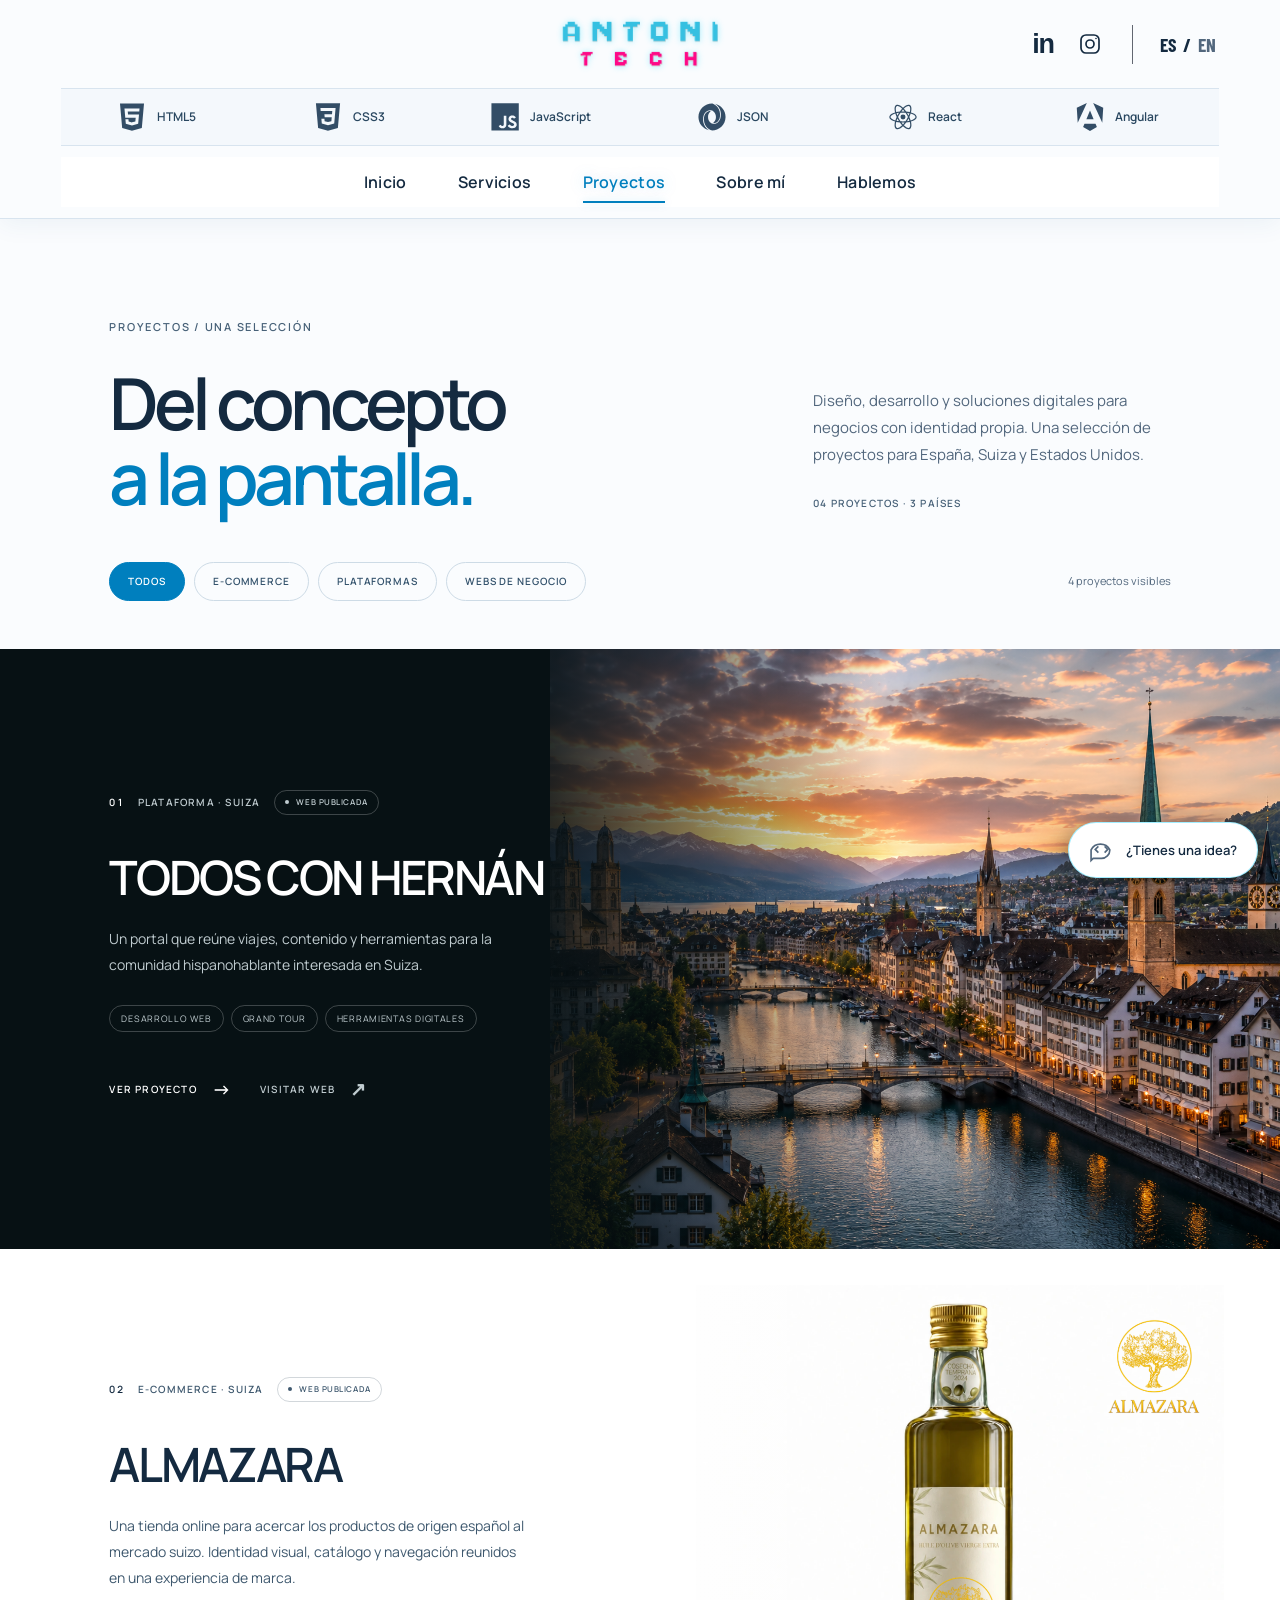
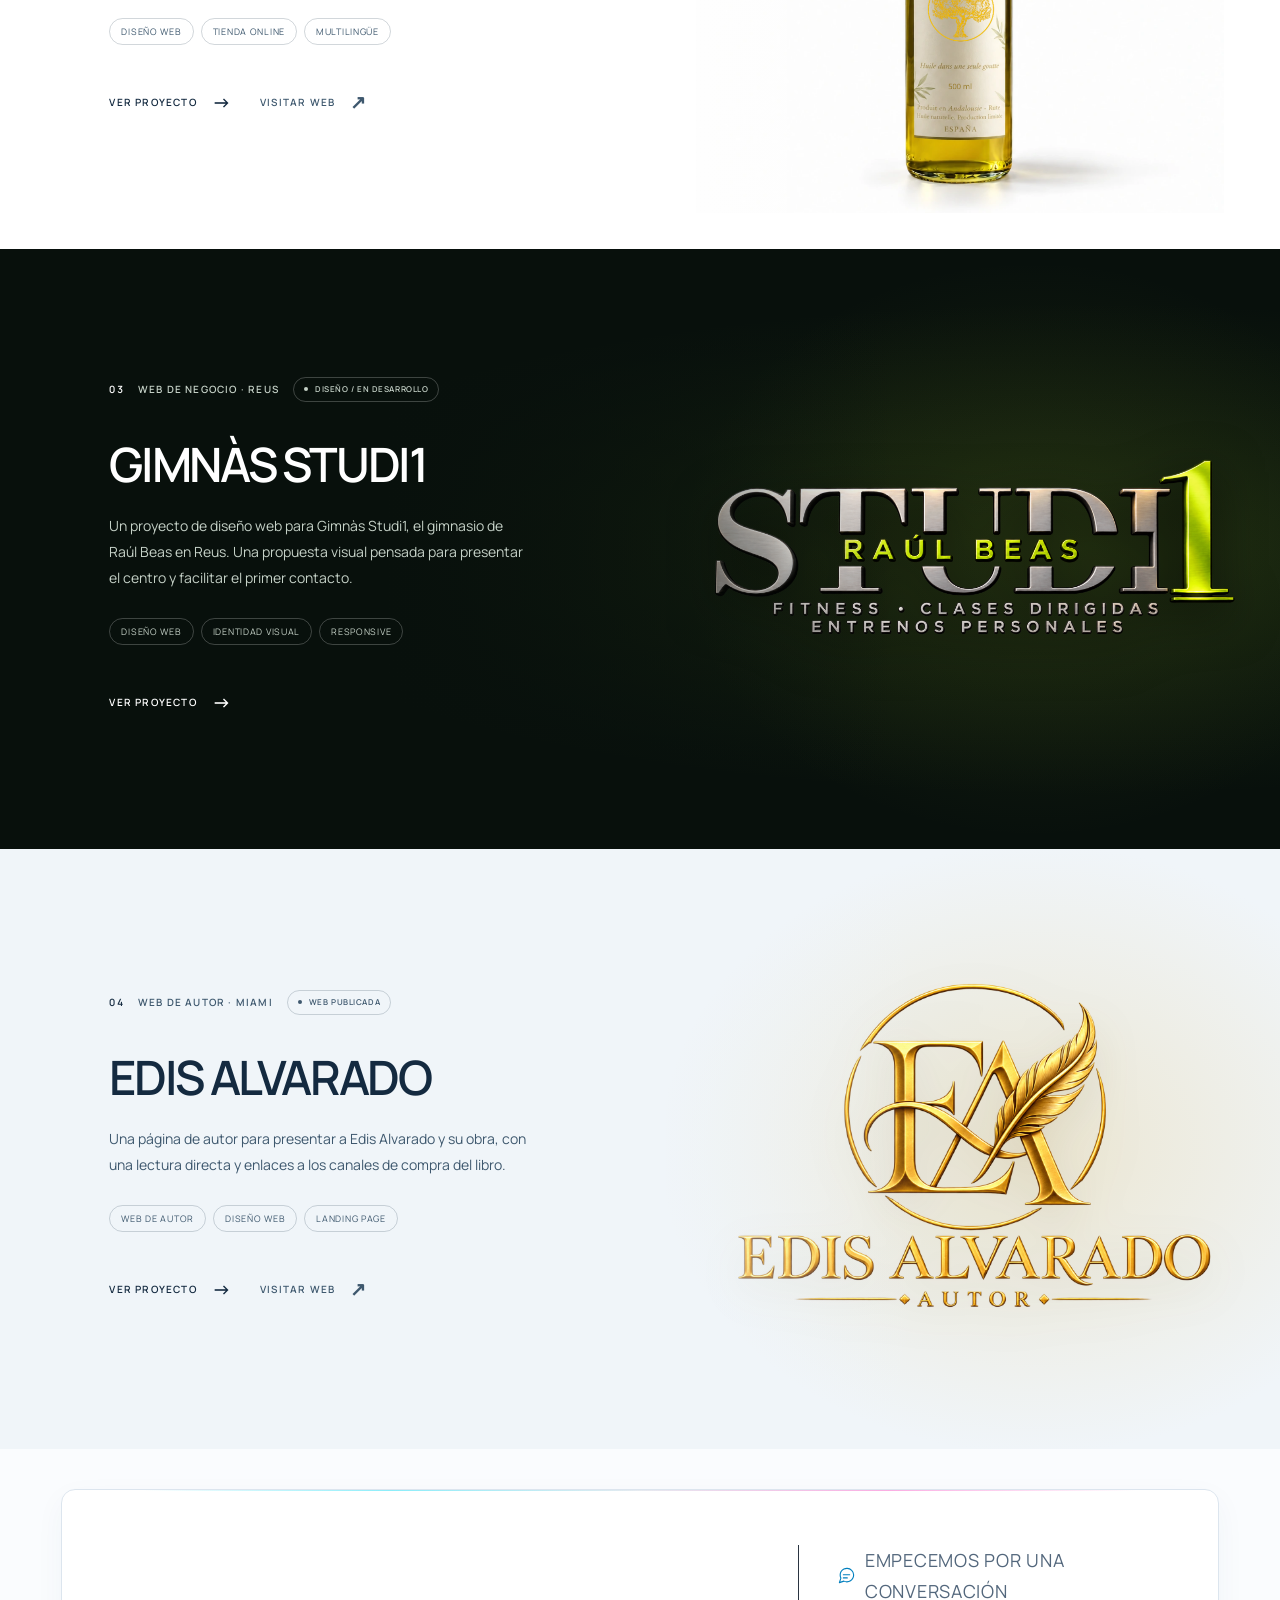
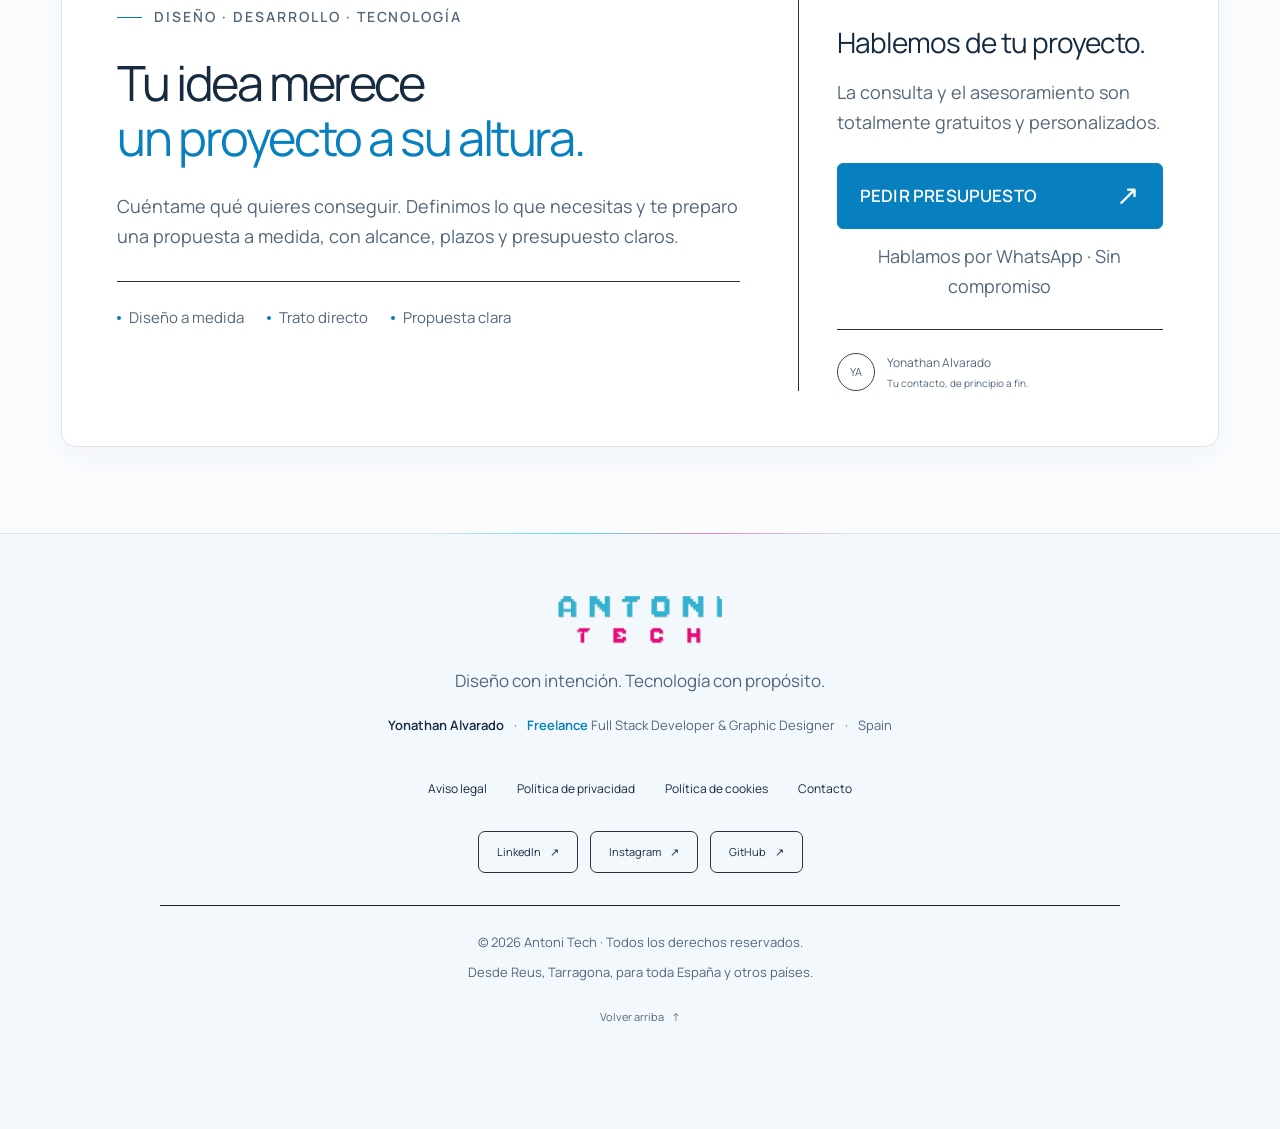
<file: proyectos/index.html>
<!doctype html>
<html lang="es"><head><meta charset="utf-8"><meta name="viewport" content="width=device-width, initial-scale=1, viewport-fit=cover">
<title data-es="Proyectos en España, Suiza y Estados Unidos · Antoni Tech" data-en="Projects in Spain, Switzerland and the United States · Antoni Tech">Proyectos en España, Suiza y Estados Unidos · Antoni Tech</title>
<meta name="author" content="Yonathan Alvarado"><meta name="description" content="Proyectos de diseño y desarrollo web de Yonathan Alvarado, Antoni Tech, para España, Suiza y Estados Unidos. Descubre el trabajo y las soluciones." data-es="Proyectos de diseño y desarrollo web de Yonathan Alvarado, Antoni Tech, para España, Suiza y Estados Unidos. Descubre el trabajo y las soluciones." data-en="Web design and development projects by Yonathan Alvarado, Antoni Tech, for Spain, Switzerland and the United States. Explore the work and solutions." data-i18n-attr="content"><meta name="theme-color" content="#080a0e"><link rel="canonical" href="https://antonitech.es/proyectos/">
<meta property="og:title" content="Proyectos en España, Suiza y Estados Unidos · Antoni Tech"><meta property="og:description" content="Proyectos de diseño y desarrollo web de Yonathan Alvarado, Antoni Tech, para España, Suiza y Estados Unidos. Descubre el trabajo y las soluciones."><meta property="og:type" content="website"><meta property="og:url" content="https://antonitech.es/proyectos/"><meta property="og:image" content="https://antonitech.es/assets/hero-metallic.png"><meta property="og:locale" content="es_ES"><meta name="twitter:card" content="summary_large_image"><link rel="icon" href="../assets/antoni-tech-logo.png" type="image/png"><link rel="preload" href="../assets/barlow-condensed-800.ttf" as="font" type="font/ttf" crossorigin><link rel="stylesheet" href="../assets/site.css?v=9b2bd3237c"><link rel="stylesheet" href="../assets/minimal.css?v=0efb3f55ea"><link rel="stylesheet" href="../assets/showcase.css?v=391486834e"><link rel="stylesheet" href="../assets/navigation.css?v=d622c39300"><link rel="stylesheet" href="../assets/hero-media.css?v=bc6b47ca57"><link rel="stylesheet" href="../assets/assistant.css?v=bf14a8760d"><link rel="stylesheet" href="../assets/responsive.css?v=7dd0f3e524"><script type="module" src="../assets/assistant.mjs?v=11e9ee3838"></script><script src="../assets/site.js?v=a0f7994356" defer></script><script src="../assets/navigation.js?v=28f176536f" defer></script><link rel="stylesheet" href="../assets/light-tech.css?v=20261019-publicacion-2"><link rel="stylesheet" href="../assets/projects.css?v=dd0faf6e9b"></head>
<body id="top" class="inner-page"><a class="skip-link" href="#contenido"><span data-es="Saltar al contenido" data-en="Skip to content">Saltar al contenido</span></a>
    <div class="header-spacer" aria-hidden="true"></div><header class="site-header" data-adaptive-header><div class="header-top">
    <a class="brand" href="../index.html" aria-label="Antoni Tech · Inicio"><span class="logo-crop"><img src="../assets/antoni-tech-logo.png" alt="Antoni Tech" width="1500" height="1548"></span></a>
    <div class="header-right"><div class="header-socials"><a href="https://www.linkedin.com/in/yonathan-alvarado-919637101/" target="_blank" rel="noopener noreferrer" aria-label="LinkedIn" class="social-icon linkedin">in</a>
    <a href="https://www.instagram.com/techantoni/" target="_blank" rel="noopener noreferrer" aria-label="Instagram" class="social-icon"><svg viewBox="0 0 24 24" fill="none" stroke="currentColor" stroke-width="1.7" aria-hidden="true"><rect x="3" y="3" width="18" height="18" rx="5"/><circle cx="12" cy="12" r="4"/><circle cx="18" cy="6.5" r=".8" fill="currentColor" stroke="none"/></svg></a></div><div class="language-switch" role="group" aria-label="Language"><button type="button" data-lang="es" aria-pressed="true">ES</button><span aria-hidden="true">/</span><button type="button" data-lang="en" aria-pressed="false">EN</button></div></div></div><div class="technology-band" role="region" aria-label="Tecnologías y herramientas" data-es="Tecnologías y herramientas" data-en="Technologies and tools" data-i18n-attr="aria-label">
    <div class="technology-window"><div class="technology-track"><ul class="technology-group"><li class="technology-logo"><img src="../assets/technologies/html5.svg" alt="" width="28" height="28" decoding="async"><span>HTML5</span></li><li class="technology-logo"><img src="../assets/technologies/css3.svg" alt="" width="28" height="28" decoding="async"><span>CSS3</span></li><li class="technology-logo"><img src="../assets/technologies/javascript.svg" alt="" width="28" height="28" decoding="async"><span>JavaScript</span></li><li class="technology-logo"><img src="../assets/technologies/json.svg" alt="" width="28" height="28" decoding="async"><span>JSON</span></li><li class="technology-logo"><img src="../assets/technologies/react.svg" alt="" width="28" height="28" decoding="async"><span>React</span></li><li class="technology-logo"><img src="../assets/technologies/angular.svg" alt="" width="28" height="28" decoding="async"><span>Angular</span></li><li class="technology-logo"><img src="../assets/technologies/python.svg" alt="" width="28" height="28" decoding="async"><span>Python</span></li><li class="technology-logo"><img src="../assets/technologies/java.svg" alt="" width="28" height="28" decoding="async"><span>Java</span></li><li class="technology-logo"><img src="../assets/technologies/windows11.svg" alt="" width="28" height="28" decoding="async"><span>Windows</span></li><li class="technology-logo"><img src="../assets/technologies/linux.svg" alt="" width="28" height="28" decoding="async"><span>Linux</span></li><li class="technology-logo"><img src="../assets/technologies/apple.svg" alt="" width="28" height="28" decoding="async"><span>macOS</span></li><li class="technology-logo"><img src="../assets/technologies/wordpress.svg" alt="" width="28" height="28" decoding="async"><span>WordPress</span></li><li class="technology-logo"><img src="../assets/technologies/woocommerce.svg" alt="" width="28" height="28" decoding="async"><span>WooCommerce</span></li><li class="technology-logo"><img src="../assets/technologies/prestashop.svg" alt="" width="28" height="28" decoding="async"><span>PrestaShop</span></li><li class="technology-logo"><img src="../assets/technologies/git.svg" alt="" width="28" height="28" decoding="async"><span>Git</span></li><li class="technology-logo"><img src="../assets/technologies/github.svg" alt="" width="28" height="28" decoding="async"><span>GitHub</span></li><li class="technology-logo"><img src="../assets/technologies/docker.svg" alt="" width="28" height="28" decoding="async"><span>Docker</span></li><li class="technology-logo"><img src="../assets/technologies/kubernetes.svg" alt="" width="28" height="28" decoding="async"><span>Kubernetes</span></li><li class="technology-logo"><img src="../assets/technologies/amazonwebservices.svg" alt="" width="28" height="28" decoding="async"><span>AWS</span></li><li class="technology-logo"><img src="../assets/technologies/azure.svg" alt="" width="28" height="28" decoding="async"><span>Azure</span></li><li class="technology-logo"><img src="../assets/technologies/zoho.svg" alt="" width="28" height="28" decoding="async"><span>Zoho CRM</span></li><li class="technology-logo"><img src="../assets/technologies/figma.svg" alt="" width="28" height="28" decoding="async"><span>Figma</span></li><li class="technology-logo"><img src="../assets/technologies/illustrator.svg" alt="" width="28" height="28" decoding="async"><span>Illustrator</span></li><li class="technology-logo"><img src="../assets/technologies/photoshop.svg" alt="" width="28" height="28" decoding="async"><span>Photoshop</span></li><li class="technology-logo"><img src="../assets/technologies/threedsmax.svg" alt="" width="28" height="28" decoding="async"><span>Autodesk 3ds Max</span></li><li class="technology-logo"><img src="../assets/technologies/autocad.svg" alt="" width="28" height="28" decoding="async"><span>AutoCAD</span></li><li class="technology-logo"><img src="../assets/technologies/coreldraw.svg" alt="" width="28" height="28" decoding="async"><span>CorelDRAW</span></li><li class="technology-logo"><img src="../assets/technologies/php.svg" alt="" width="28" height="28" decoding="async"><span>PHP</span></li><li class="technology-logo"><img src="../assets/technologies/mysql.svg" alt="" width="28" height="28" decoding="async"><span>MySQL</span></li><li class="technology-logo"><img src="../assets/technologies/phpmyadmin.svg" alt="" width="28" height="28" decoding="async"><span>phpMyAdmin</span></li><li class="technology-logo"><img src="../assets/technologies/postgresql.svg" alt="" width="28" height="28" decoding="async"><span>PostgreSQL</span></li><li class="technology-logo"><img src="../assets/technologies/typescript.svg" alt="" width="28" height="28" decoding="async"><span>TypeScript</span></li><li class="technology-logo"><img src="../assets/technologies/nextjs.svg" alt="" width="28" height="28" decoding="async"><span>Next.js</span></li><li class="technology-logo"><img src="../assets/technologies/supabase.svg" alt="" width="28" height="28" decoding="async"><span>Supabase</span></li><li class="technology-logo"><img src="../assets/technologies/n8n.svg" alt="" width="28" height="28" decoding="async"><span>n8n</span></li><li class="technology-logo"><img src="../assets/technologies/vscode.svg" alt="" width="28" height="28" decoding="async"><span>VS Code</span></li><li class="technology-logo"><img src="../assets/technologies/apache.svg" alt="" width="28" height="28" decoding="async"><span>Apache</span></li><li class="technology-logo"><img src="../assets/technologies/nginx.svg" alt="" width="28" height="28" decoding="async"><span>Nginx</span></li><li class="technology-logo"><img src="../assets/technologies/xml.svg" alt="" width="28" height="28" decoding="async"><span>XML</span></li></ul><ul class="technology-group" aria-hidden="true" inert><li class="technology-logo"><img src="../assets/technologies/html5.svg" alt="" width="28" height="28" decoding="async"><span>HTML5</span></li><li class="technology-logo"><img src="../assets/technologies/css3.svg" alt="" width="28" height="28" decoding="async"><span>CSS3</span></li><li class="technology-logo"><img src="../assets/technologies/javascript.svg" alt="" width="28" height="28" decoding="async"><span>JavaScript</span></li><li class="technology-logo"><img src="../assets/technologies/json.svg" alt="" width="28" height="28" decoding="async"><span>JSON</span></li><li class="technology-logo"><img src="../assets/technologies/react.svg" alt="" width="28" height="28" decoding="async"><span>React</span></li><li class="technology-logo"><img src="../assets/technologies/angular.svg" alt="" width="28" height="28" decoding="async"><span>Angular</span></li><li class="technology-logo"><img src="../assets/technologies/python.svg" alt="" width="28" height="28" decoding="async"><span>Python</span></li><li class="technology-logo"><img src="../assets/technologies/java.svg" alt="" width="28" height="28" decoding="async"><span>Java</span></li><li class="technology-logo"><img src="../assets/technologies/windows11.svg" alt="" width="28" height="28" decoding="async"><span>Windows</span></li><li class="technology-logo"><img src="../assets/technologies/linux.svg" alt="" width="28" height="28" decoding="async"><span>Linux</span></li><li class="technology-logo"><img src="../assets/technologies/apple.svg" alt="" width="28" height="28" decoding="async"><span>macOS</span></li><li class="technology-logo"><img src="../assets/technologies/wordpress.svg" alt="" width="28" height="28" decoding="async"><span>WordPress</span></li><li class="technology-logo"><img src="../assets/technologies/woocommerce.svg" alt="" width="28" height="28" decoding="async"><span>WooCommerce</span></li><li class="technology-logo"><img src="../assets/technologies/prestashop.svg" alt="" width="28" height="28" decoding="async"><span>PrestaShop</span></li><li class="technology-logo"><img src="../assets/technologies/git.svg" alt="" width="28" height="28" decoding="async"><span>Git</span></li><li class="technology-logo"><img src="../assets/technologies/github.svg" alt="" width="28" height="28" decoding="async"><span>GitHub</span></li><li class="technology-logo"><img src="../assets/technologies/docker.svg" alt="" width="28" height="28" decoding="async"><span>Docker</span></li><li class="technology-logo"><img src="../assets/technologies/kubernetes.svg" alt="" width="28" height="28" decoding="async"><span>Kubernetes</span></li><li class="technology-logo"><img src="../assets/technologies/amazonwebservices.svg" alt="" width="28" height="28" decoding="async"><span>AWS</span></li><li class="technology-logo"><img src="../assets/technologies/azure.svg" alt="" width="28" height="28" decoding="async"><span>Azure</span></li><li class="technology-logo"><img src="../assets/technologies/zoho.svg" alt="" width="28" height="28" decoding="async"><span>Zoho CRM</span></li><li class="technology-logo"><img src="../assets/technologies/figma.svg" alt="" width="28" height="28" decoding="async"><span>Figma</span></li><li class="technology-logo"><img src="../assets/technologies/illustrator.svg" alt="" width="28" height="28" decoding="async"><span>Illustrator</span></li><li class="technology-logo"><img src="../assets/technologies/photoshop.svg" alt="" width="28" height="28" decoding="async"><span>Photoshop</span></li><li class="technology-logo"><img src="../assets/technologies/threedsmax.svg" alt="" width="28" height="28" decoding="async"><span>Autodesk 3ds Max</span></li><li class="technology-logo"><img src="../assets/technologies/autocad.svg" alt="" width="28" height="28" decoding="async"><span>AutoCAD</span></li><li class="technology-logo"><img src="../assets/technologies/coreldraw.svg" alt="" width="28" height="28" decoding="async"><span>CorelDRAW</span></li><li class="technology-logo"><img src="../assets/technologies/php.svg" alt="" width="28" height="28" decoding="async"><span>PHP</span></li><li class="technology-logo"><img src="../assets/technologies/mysql.svg" alt="" width="28" height="28" decoding="async"><span>MySQL</span></li><li class="technology-logo"><img src="../assets/technologies/phpmyadmin.svg" alt="" width="28" height="28" decoding="async"><span>phpMyAdmin</span></li><li class="technology-logo"><img src="../assets/technologies/postgresql.svg" alt="" width="28" height="28" decoding="async"><span>PostgreSQL</span></li><li class="technology-logo"><img src="../assets/technologies/typescript.svg" alt="" width="28" height="28" decoding="async"><span>TypeScript</span></li><li class="technology-logo"><img src="../assets/technologies/nextjs.svg" alt="" width="28" height="28" decoding="async"><span>Next.js</span></li><li class="technology-logo"><img src="../assets/technologies/supabase.svg" alt="" width="28" height="28" decoding="async"><span>Supabase</span></li><li class="technology-logo"><img src="../assets/technologies/n8n.svg" alt="" width="28" height="28" decoding="async"><span>n8n</span></li><li class="technology-logo"><img src="../assets/technologies/vscode.svg" alt="" width="28" height="28" decoding="async"><span>VS Code</span></li><li class="technology-logo"><img src="../assets/technologies/apache.svg" alt="" width="28" height="28" decoding="async"><span>Apache</span></li><li class="technology-logo"><img src="../assets/technologies/nginx.svg" alt="" width="28" height="28" decoding="async"><span>Nginx</span></li><li class="technology-logo"><img src="../assets/technologies/xml.svg" alt="" width="28" height="28" decoding="async"><span>XML</span></li></ul></div></div></div><div class="navigation-bar">
      <a class="brand compact-brand" href="../index.html" aria-label="Antoni Tech · Inicio / Home"><span class="logo-crop"><img src="../assets/antoni-tech-logo.png" alt="Antoni Tech" width="1500" height="1548"></span></a>
      <nav class="primary-nav" id="primary-navigation" aria-label="Principal / Main navigation"><a href="../index.html"><span data-es="Inicio" data-en="Home">Inicio</span></a><a href="../servicios/index.html"><span data-es="Servicios" data-en="Services">Servicios</span></a><a href="../proyectos/index.html" class="nav-projects" aria-current="page"><span data-es="Proyectos" data-en="Work">Proyectos</span></a><a href="../sobre-mi/index.html"><span data-es="Sobre mí" data-en="About">Sobre mí</span></a><a href="../contacto/index.html"><span data-es="Hablemos" data-en="Let’s talk">Hablemos</span></a></nav>
      <div class="compact-actions"><a class="header-whatsapp" href="https://wa.me/34635977484?text=Hola%2C%20Yonathan.%20Me%20gustar%C3%ADa%20pedir%20presupuesto%20para%20mi%20proyecto." data-whatsapp data-url-es="https://wa.me/34635977484?text=Hola%2C%20Yonathan.%20Me%20gustar%C3%ADa%20pedir%20presupuesto%20para%20mi%20proyecto." data-url-en="https://wa.me/34635977484?text=Hi%20Yonathan%2C%20I%20would%20like%20to%20request%20a%20quote%20for%20my%20project." target="_blank" rel="noopener noreferrer" aria-label="Hablemos por WhatsApp" data-es="Hablemos por WhatsApp" data-en="Let’s talk on WhatsApp" data-i18n-attr="aria-label"><svg viewBox="0 0 24 24" fill="none" stroke="currentColor" stroke-width="1.6" aria-hidden="true"><path d="M20.5 11.5a8.5 8.5 0 0 1-12.3 7.6L3 21l1.9-5.2A8.5 8.5 0 1 1 20.5 11.5Z"/><path d="M8 8c0 4 4 8 8 8l1-2-3-1-1 1-3-3 1-1-1-3-2 1Z"/></svg><span class="header-whatsapp-desktop"><span data-es="Hablemos" data-en="Let’s talk">Hablemos</span></span><span class="header-whatsapp-mobile">WhatsApp</span></a><button class="nav-toggle" type="button" aria-controls="primary-navigation" aria-expanded="false"><span data-es="Menú" data-en="Menu">Menú</span><span class="nav-toggle-icon" aria-hidden="true"></span></button></div>
    </div></header><main id="contenido"><div class="work-index"><section class="work-intro wrap" aria-labelledby="work-heading">
      <p data-es="PROYECTOS / UNA SELECCIÓN" data-en="WORK / A SELECTION" class="work-eyebrow">PROYECTOS / UNA SELECCIÓN</p>
      <div class="work-intro-grid"><h1 id="work-heading"><span data-es="Del concepto" data-en="From concept">Del concepto</span><br><span data-es="a la pantalla." data-en="to screen." class="work-heading-accent">a la pantalla.</span></h1>
      <div class="work-intro-note"><p data-es="Diseño, desarrollo y soluciones digitales para negocios con identidad propia. Una selección de proyectos para España, Suiza y Estados Unidos." data-en="Design, development and digital solutions for businesses with their own identity. Selected projects for Spain, Switzerland and the United States.">Diseño, desarrollo y soluciones digitales para negocios con identidad propia. Una selección de proyectos para España, Suiza y Estados Unidos.</p><span class="work-selection">04 <span data-es="PROYECTOS · 3 PAÍSES" data-en="PROJECTS · 3 COUNTRIES">PROYECTOS · 3 PAÍSES</span></span></div></div>
    </section><section class="all-work" aria-label="Proyectos / Projects"><div class="work-filter-bar wrap"><div class="project-filters" role="group" aria-label="Filtrar proyectos / Filter projects"><button type="button" data-filter="all" aria-pressed="true"><span data-es="TODOS" data-en="ALL">TODOS</span></button><button type="button" data-filter="commerce" aria-pressed="false"><span data-es="E-COMMERCE" data-en="E-COMMERCE">E-COMMERCE</span></button><button type="button" data-filter="platform" aria-pressed="false"><span data-es="PLATAFORMAS" data-en="PLATFORMS">PLATAFORMAS</span></button><button type="button" data-filter="business" aria-pressed="false"><span data-es="WEBS DE NEGOCIO" data-en="BUSINESS WEBSITES">WEBS DE NEGOCIO</span></button></div><p id="filter-status" role="status" aria-live="polite" aria-atomic="true"></p></div><div class="work-projects"><article class="project-card work-project work-project-dark work-todos-con-hernan" data-category="platform" aria-labelledby="work-title-todos-con-hernan">
      <a class="work-media " href="../proyectos/todos-con-hernan/index.html" tabindex="-1" aria-hidden="true"><img src="../assets/hernan.png?v=950c8fc198" alt="" width="1536" height="1024" loading="eager" decoding="async"></a>
      <div class="work-project-inner wrap"><div class="work-project-copy">
        <div class="work-meta"><span class="work-number">01</span><span data-es="Plataforma · Suiza" data-en="Platform · Switzerland">Plataforma · Suiza</span><span data-es="Web publicada" data-en="Published website" class="work-status">Web publicada</span></div>
        <h2 id="work-title-todos-con-hernan"><a href="../proyectos/todos-con-hernan/index.html">TODOS CON HERNÁN</a></h2>
        <p data-es="Un portal que reúne viajes, contenido y herramientas para la comunidad hispanohablante interesada en Suiza." data-en="A portal bringing together travel, content and tools for the Spanish-speaking community interested in Switzerland." class="work-summary">Un portal que reúne viajes, contenido y herramientas para la comunidad hispanohablante interesada en Suiza.</p>
        <ul class="work-tags"><li><span data-es="Desarrollo web" data-en="Web development">Desarrollo web</span></li><li><span data-es="Grand Tour" data-en="Grand Tour">Grand Tour</span></li><li><span data-es="Herramientas digitales" data-en="Digital tools">Herramientas digitales</span></li></ul>
        <div class="work-actions"><a class="work-action" href="../proyectos/todos-con-hernan/index.html"><span data-es="Ver proyecto" data-en="View project">Ver proyecto</span><span aria-hidden="true">→</span></a><a class="work-action work-action-external" href="https://www.todosconhernan.com/" target="_blank" rel="noopener noreferrer"><span data-es="Visitar web" data-en="Visit website">Visitar web</span><span aria-hidden="true">↗</span></a></div>
      </div></div>
    </article><article class="project-card work-project work-project-light work-almazara" data-category="commerce" aria-labelledby="work-title-almazara">
      <a class="work-media " href="../proyectos/almazara/index.html" tabindex="-1" aria-hidden="true"><img src="../assets/projects-almazara.webp?v=53c102b84f" alt="" width="1024" height="1024" loading="lazy" decoding="async"></a>
      <div class="work-project-inner wrap"><div class="work-project-copy">
        <div class="work-meta"><span class="work-number">02</span><span data-es="E-commerce · Suiza" data-en="E-commerce · Switzerland">E-commerce · Suiza</span><span data-es="Web publicada" data-en="Published website" class="work-status">Web publicada</span></div>
        <h2 id="work-title-almazara"><a href="../proyectos/almazara/index.html">ALMAZARA</a></h2>
        <p data-es="Una tienda online para acercar los productos de origen español al mercado suizo. Identidad visual, catálogo y navegación reunidos en una experiencia de marca." data-en="An online store bringing products of Spanish origin to the Swiss market. Visual identity, a product catalogue and navigation brought together in a branded experience." class="work-summary">Una tienda online para acercar los productos de origen español al mercado suizo. Identidad visual, catálogo y navegación reunidos en una experiencia de marca.</p>
        <ul class="work-tags"><li><span data-es="Diseño web" data-en="Web design">Diseño web</span></li><li><span data-es="Tienda online" data-en="Online store">Tienda online</span></li><li><span data-es="Multilingüe" data-en="Multilingual">Multilingüe</span></li></ul>
        <div class="work-actions"><a class="work-action" href="../proyectos/almazara/index.html"><span data-es="Ver proyecto" data-en="View project">Ver proyecto</span><span aria-hidden="true">→</span></a><a class="work-action work-action-external" href="https://almazara.ch/" target="_blank" rel="noopener noreferrer"><span data-es="Visitar web" data-en="Visit website">Visitar web</span><span aria-hidden="true">↗</span></a></div>
      </div></div>
    </article><article class="project-card work-project work-project-dark work-studi1" data-category="business" aria-labelledby="work-title-studi1">
      <a class="work-media work-media-logo" href="../proyectos/studi1/index.html" tabindex="-1" aria-hidden="true"><img src="../assets/studi1-official.png?v=ccd411324a" alt="" width="2048" height="701" loading="lazy" decoding="async"></a>
      <div class="work-project-inner wrap"><div class="work-project-copy">
        <div class="work-meta"><span class="work-number">03</span><span data-es="Web de negocio · Reus" data-en="Business website · Reus">Web de negocio · Reus</span><span data-es="Diseño / en desarrollo" data-en="Design / in development" class="work-status">Diseño / en desarrollo</span></div>
        <h2 id="work-title-studi1"><a href="../proyectos/studi1/index.html">GIMNÀS STUDI1</a></h2>
        <p data-es="Un proyecto de diseño web para Gimnàs Studi1, el gimnasio de Raúl Beas en Reus. Una propuesta visual pensada para presentar el centro y facilitar el primer contacto." data-en="A web design project for Gimnàs Studi1, Raúl Beas’s gym in Reus. A visual concept designed to introduce the gym and make first contact easier." class="work-summary">Un proyecto de diseño web para Gimnàs Studi1, el gimnasio de Raúl Beas en Reus. Una propuesta visual pensada para presentar el centro y facilitar el primer contacto.</p>
        <ul class="work-tags"><li><span data-es="Diseño web" data-en="Web design">Diseño web</span></li><li><span data-es="Identidad visual" data-en="Visual identity">Identidad visual</span></li><li><span data-es="Responsive" data-en="Responsive">Responsive</span></li></ul>
        <div class="work-actions"><a class="work-action" href="../proyectos/studi1/index.html"><span data-es="Ver proyecto" data-en="View project">Ver proyecto</span><span aria-hidden="true">→</span></a></div>
      </div></div>
    </article><article class="project-card work-project work-project-light work-edis-alvarado" data-category="business" aria-labelledby="work-title-edis-alvarado">
      <a class="work-media work-media-logo" href="../proyectos/edis-alvarado/index.html" tabindex="-1" aria-hidden="true"><img src="../assets/edis-logo.png?v=731f00e94e" alt="" width="1536" height="1024" loading="lazy" decoding="async"></a>
      <div class="work-project-inner wrap"><div class="work-project-copy">
        <div class="work-meta"><span class="work-number">04</span><span data-es="Web de autor · Miami" data-en="Author website · Miami">Web de autor · Miami</span><span data-es="Web publicada" data-en="Published website" class="work-status">Web publicada</span></div>
        <h2 id="work-title-edis-alvarado"><a href="../proyectos/edis-alvarado/index.html">EDIS ALVARADO</a></h2>
        <p data-es="Una página de autor para presentar a Edis Alvarado y su obra, con una lectura directa y enlaces a los canales de compra del libro." data-en="An author website introducing Edis Alvarado and his work, with a straightforward reading experience and links to purchase the book." class="work-summary">Una página de autor para presentar a Edis Alvarado y su obra, con una lectura directa y enlaces a los canales de compra del libro.</p>
        <ul class="work-tags"><li><span data-es="Web de autor" data-en="Author website">Web de autor</span></li><li><span data-es="Diseño web" data-en="Web design">Diseño web</span></li><li><span data-es="Landing page" data-en="Landing page">Landing page</span></li></ul>
        <div class="work-actions"><a class="work-action" href="../proyectos/edis-alvarado/index.html"><span data-es="Ver proyecto" data-en="View project">Ver proyecto</span><span aria-hidden="true">→</span></a><a class="work-action work-action-external" href="https://techantoni380-create.github.io/Edis-Alvarado-Book1/" target="_blank" rel="noopener noreferrer"><span data-es="Visitar web" data-en="Visit website">Visitar web</span><span aria-hidden="true">↗</span></a></div>
      </div></div>
    </article></div></section></div><section class="cta-section cta-premium wrap" aria-labelledby="project-invitation-title"><div class="cta-panel">
      <div class="cta-content"><p data-es="DISEÑO · DESARROLLO · TECNOLOGÍA" data-en="DESIGN · DEVELOPMENT · TECHNOLOGY" class="eyebrow">DISEÑO · DESARROLLO · TECNOLOGÍA</p>
        <h2 class="cta-title" id="project-invitation-title"><span data-es="Tu idea merece" data-en="Your idea deserves" class="cta-title-start">Tu idea merece</span><span data-es="un proyecto a su altura." data-en="a project to match." class="cta-title-accent">un proyecto a su altura.</span></h2>
        <p data-es="Cuéntame qué quieres conseguir. Definimos lo que necesitas y te preparo una propuesta a medida, con alcance, plazos y presupuesto claros." data-en="Tell me what you want to achieve. We’ll define what you need, and I’ll prepare a tailored proposal with a clear scope, timeline and budget." class="cta-description">Cuéntame qué quieres conseguir. Definimos lo que necesitas y te preparo una propuesta a medida, con alcance, plazos y presupuesto claros.</p>
        <ul class="cta-values"><li><span data-es="Diseño a medida" data-en="Tailored design">Diseño a medida</span></li><li><span data-es="Trato directo" data-en="Direct contact">Trato directo</span></li><li><span data-es="Propuesta clara" data-en="A clear proposal">Propuesta clara</span></li></ul>
      </div>
      <div class="cta-invitation"><p class="cta-conversation-label"><svg viewBox="0 0 24 24" aria-hidden="true"><path d="M21 11.5a8.4 8.4 0 0 1-.9 3.8 8.5 8.5 0 0 1-7.6 4.7 8.4 8.4 0 0 1-3.8-.9L3 21l1.9-5.7a8.4 8.4 0 0 1-.9-3.8 8.5 8.5 0 0 1 4.7-7.6 8.4 8.4 0 0 1 3.8-.9h.5a8.5 8.5 0 0 1 8 8v.5Z"/><path d="M8 11h8m-8 4h5"/></svg><span data-es="EMPECEMOS POR UNA CONVERSACIÓN" data-en="LET’S START WITH A CONVERSATION">EMPECEMOS POR UNA CONVERSACIÓN</span></p>
        <h3 data-es="Hablemos de tu proyecto." data-en="Let’s talk about your project.">Hablemos de tu proyecto.</h3>
        <p data-es="La consulta y el asesoramiento son totalmente gratuitos y personalizados." data-en="The consultation and advice are completely free and personalised." class="cta-consultation">La consulta y el asesoramiento son totalmente gratuitos y personalizados.</p>
        <a class="button button-solid" href="https://wa.me/34635977484?text=Hola%2C%20Yonathan.%20Me%20gustar%C3%ADa%20pedir%20presupuesto%20para%20mi%20proyecto." target="_blank" rel="noopener noreferrer" data-whatsapp data-url-es="https://wa.me/34635977484?text=Hola%2C%20Yonathan.%20Me%20gustar%C3%ADa%20pedir%20presupuesto%20para%20mi%20proyecto." data-url-en="https://wa.me/34635977484?text=Hi%20Yonathan%2C%20I%20would%20like%20to%20request%20a%20quote%20for%20my%20project."><span data-es="PEDIR PRESUPUESTO" data-en="REQUEST A QUOTE">PEDIR PRESUPUESTO</span><span aria-hidden="true">↗</span></a>
        <p data-es="Hablamos por WhatsApp · Sin compromiso" data-en="Let’s talk on WhatsApp · No obligation" class="cta-channel">Hablamos por WhatsApp · Sin compromiso</p>
        <div class="cta-person"><span class="cta-person-mark" aria-hidden="true">YA</span><div><strong>Yonathan Alvarado</strong><span data-es="Tu contacto, de principio a fin." data-en="Your contact, from start to finish.">Tu contacto, de principio a fin.</span></div></div>
      </div>
    </div></section></main><footer class="site-footer footer-centered"><div class="footer-inner">
      <a href="../index.html" class="brand footer-brand" aria-label="Antoni Tech · Inicio / Home"><span class="logo-crop"><img src="../assets/antoni-tech-logo.png" alt="Antoni Tech" width="1500" height="1548"></span></a>
      <p data-es="Diseño con intención. Tecnología con propósito." data-en="Design with intention. Technology with purpose." class="footer-motto">Diseño con intención. Tecnología con propósito.</p>
      <a class="footer-signature" href="https://www.instagram.com/techantoni/" target="_blank" rel="noopener noreferrer"><strong>Yonathan Alvarado</strong><span aria-hidden="true">·</span><span><strong class="freelance-word">Freelance</strong> Full Stack Developer &amp; Graphic Designer</span><span aria-hidden="true">·</span><span>Spain</span></a>
      <nav class="footer-legal" aria-label="Información legal y contacto / Legal information and contact"><ul><li><a href="../aviso-legal/index.html"><span data-es="Aviso legal" data-en="Legal notice">Aviso legal</span></a></li><li><a href="../privacidad/index.html"><span data-es="Política de privacidad" data-en="Privacy policy">Política de privacidad</span></a></li><li><a href="../cookies/index.html"><span data-es="Política de cookies" data-en="Cookie policy">Política de cookies</span></a></li><li><a href="../contacto/index.html"><span data-es="Contacto" data-en="Contact">Contacto</span></a></li></ul></nav>
      <nav class="footer-socials" aria-label="Redes sociales / Social profiles"><a href="https://www.linkedin.com/in/yonathan-alvarado-919637101/" target="_blank" rel="noopener noreferrer">LinkedIn <span aria-hidden="true">↗</span></a><a href="https://www.instagram.com/techantoni/" target="_blank" rel="noopener noreferrer">Instagram <span aria-hidden="true">↗</span></a><a href="https://github.com/techantoni380-create" target="_blank" rel="noopener noreferrer">GitHub <span aria-hidden="true">↗</span></a></nav>
      <div class="footer-closing"><p>© 2026 Antoni Tech · <span data-es="Todos los derechos reservados." data-en="All rights reserved.">Todos los derechos reservados.</span></p><p data-es="Desde Reus, Tarragona, para toda España y otros países." data-en="From Reus, Tarragona, for Spain and beyond.">Desde Reus, Tarragona, para toda España y otros países.</p><a href="#top" class="footer-top"><span data-es="Volver arriba" data-en="Back to top">Volver arriba</span> <span aria-hidden="true">↑</span></a></div>
    </div></footer><dialog id="video-dialog" class="video-dialog"><button type="button" class="video-close close-button" aria-label="Cerrar vídeo / Close video">×</button><video id="brand-video" controls playsinline muted preload="none" width="1920" height="1080" aria-label="Presentación de Antoni Tech de cinco segundos"><source src="../assets/antoni-tech-5s.mp4" type="video/mp4"><span data-es="Tu navegador no admite vídeo." data-en="Your browser does not support video.">Tu navegador no admite vídeo.</span> <a href="../assets/antoni-tech-5s.mp4"><span data-es="Abrir vídeo" data-en="Open video">Abrir vídeo</span></a></video></dialog><button type="button" id="assistant-launch" class="assistant-launch" aria-haspopup="dialog" aria-controls="antoni-assistant" aria-expanded="false" hidden><svg viewBox="0 0 24 24" fill="none" stroke="currentColor" stroke-width="1.6" aria-hidden="true"><path d="M20 11.5a8 8 0 0 1-8 8H4l-2 2v-10a10 10 0 0 1 18 0Z"/><path d="m9 8-3 3 3 3m6-6 3 3-3 3"/></svg><span><span data-es="¿Tienes una idea?" data-en="Have an idea?">¿Tienes una idea?</span></span></button>
    <dialog id="antoni-assistant" class="antoni-assistant" aria-labelledby="assistant-title">
      <div class="assistant-shell">
        <header class="assistant-heading"><span class="assistant-avatar" aria-hidden="true">&lt;/&gt;</span><div><h2 id="assistant-title">Antoni Tech</h2><p id="assistant-mode"></p></div><button type="button" class="assistant-close" id="assistant-close" aria-label="Cerrar asistente" data-es="Cerrar asistente" data-en="Close assistant" data-i18n-attr="aria-label">×</button></header>
        <div class="assistant-scroll" id="assistant-scroll">
          <div id="assistant-messages" class="assistant-messages" role="log" aria-live="polite" aria-relevant="additions" aria-label="Conversación" data-es="Conversación" data-en="Conversation" data-i18n-attr="aria-label"></div>
          <div class="assistant-suggestions" id="assistant-suggestions" aria-label="Temas sugeridos" data-es="Temas sugeridos" data-en="Suggested topics" data-i18n-attr="aria-label"></div>
          <section id="assistant-handoff" class="assistant-handoff" aria-labelledby="assistant-handoff-title" hidden>
            <h3 id="assistant-handoff-title"><span data-es="Tu idea, directamente a Yonathan." data-en="Your idea, straight to Yonathan.">Tu idea, directamente a Yonathan.</span></h3>
            <label for="assistant-brief"><span data-es="Revisa o escribe tu mensaje" data-en="Review or write your message">Revisa o escribe tu mensaje</span></label>
            <textarea id="assistant-brief" rows="4" maxlength="1800"></textarea>
            <a id="assistant-whatsapp" class="assistant-primary" href="https://wa.me/34635977484" target="_blank" rel="noopener noreferrer"><span data-es="ABRIR WHATSAPP" data-en="OPEN WHATSAPP">ABRIR WHATSAPP</span> <span aria-hidden="true">↗</span></a>
            <p><span data-es="Tú confirmas el envío en WhatsApp. La consulta inicial es gratuita y personalizada." data-en="You confirm sending in WhatsApp. The initial consultation is free and personalised.">Tú confirmas el envío en WhatsApp. La consulta inicial es gratuita y personalizada.</span></p>
          </section>
        </div>
        <form id="assistant-form" class="assistant-form">
          <label for="assistant-input" class="assistant-input-label"><span data-es="¿En qué puedo orientarte?" data-en="How can I help?">¿En qué puedo orientarte?</span></label>
          <div class="assistant-compose"><input id="assistant-input" type="text" maxlength="1000" autocomplete="off" required placeholder="Webs, apps, automatización…" data-es="Webs, apps, automatización…" data-en="Websites, apps, automation…" data-i18n-attr="placeholder"><button type="submit" id="assistant-send" aria-label="Enviar pregunta" data-es="Enviar pregunta" data-en="Send question" data-i18n-attr="aria-label">↑</button></div>
          <div id="assistant-ai-notice" class="assistant-ai-notice" hidden><label for="assistant-ai-consent"><input type="checkbox" id="assistant-ai-consent"><span data-es="Usar IA: enviar mis mensajes a Cloudflare y OpenAI para responder. Puede cometer errores. No incluyas datos sensibles." data-en="Use AI: send my messages to Cloudflare and OpenAI for a reply. It may make mistakes. Do not include sensitive data.">Usar IA: enviar mis mensajes a Cloudflare y OpenAI para responder. Puede cometer errores. No incluyas datos sensibles.</span></label></div>
          <p id="assistant-status" class="assistant-status" role="status"></p>
        </form>
        <div class="assistant-actions"><button type="button" id="assistant-contact"><span data-es="Hablar con Yonathan" data-en="Talk to Yonathan">Hablar con Yonathan</span> <span aria-hidden="true">↗</span></button><button type="button" id="assistant-reset"><span data-es="Borrar chat" data-en="Clear chat">Borrar chat</span></button></div>
        <footer class="assistant-footnote"><span id="assistant-disclosure"></span><a href="../privacidad/index.html"><span data-es="Privacidad" data-en="Privacy">Privacidad</span></a></footer>
      </div>
    </dialog></body></html>
</file>
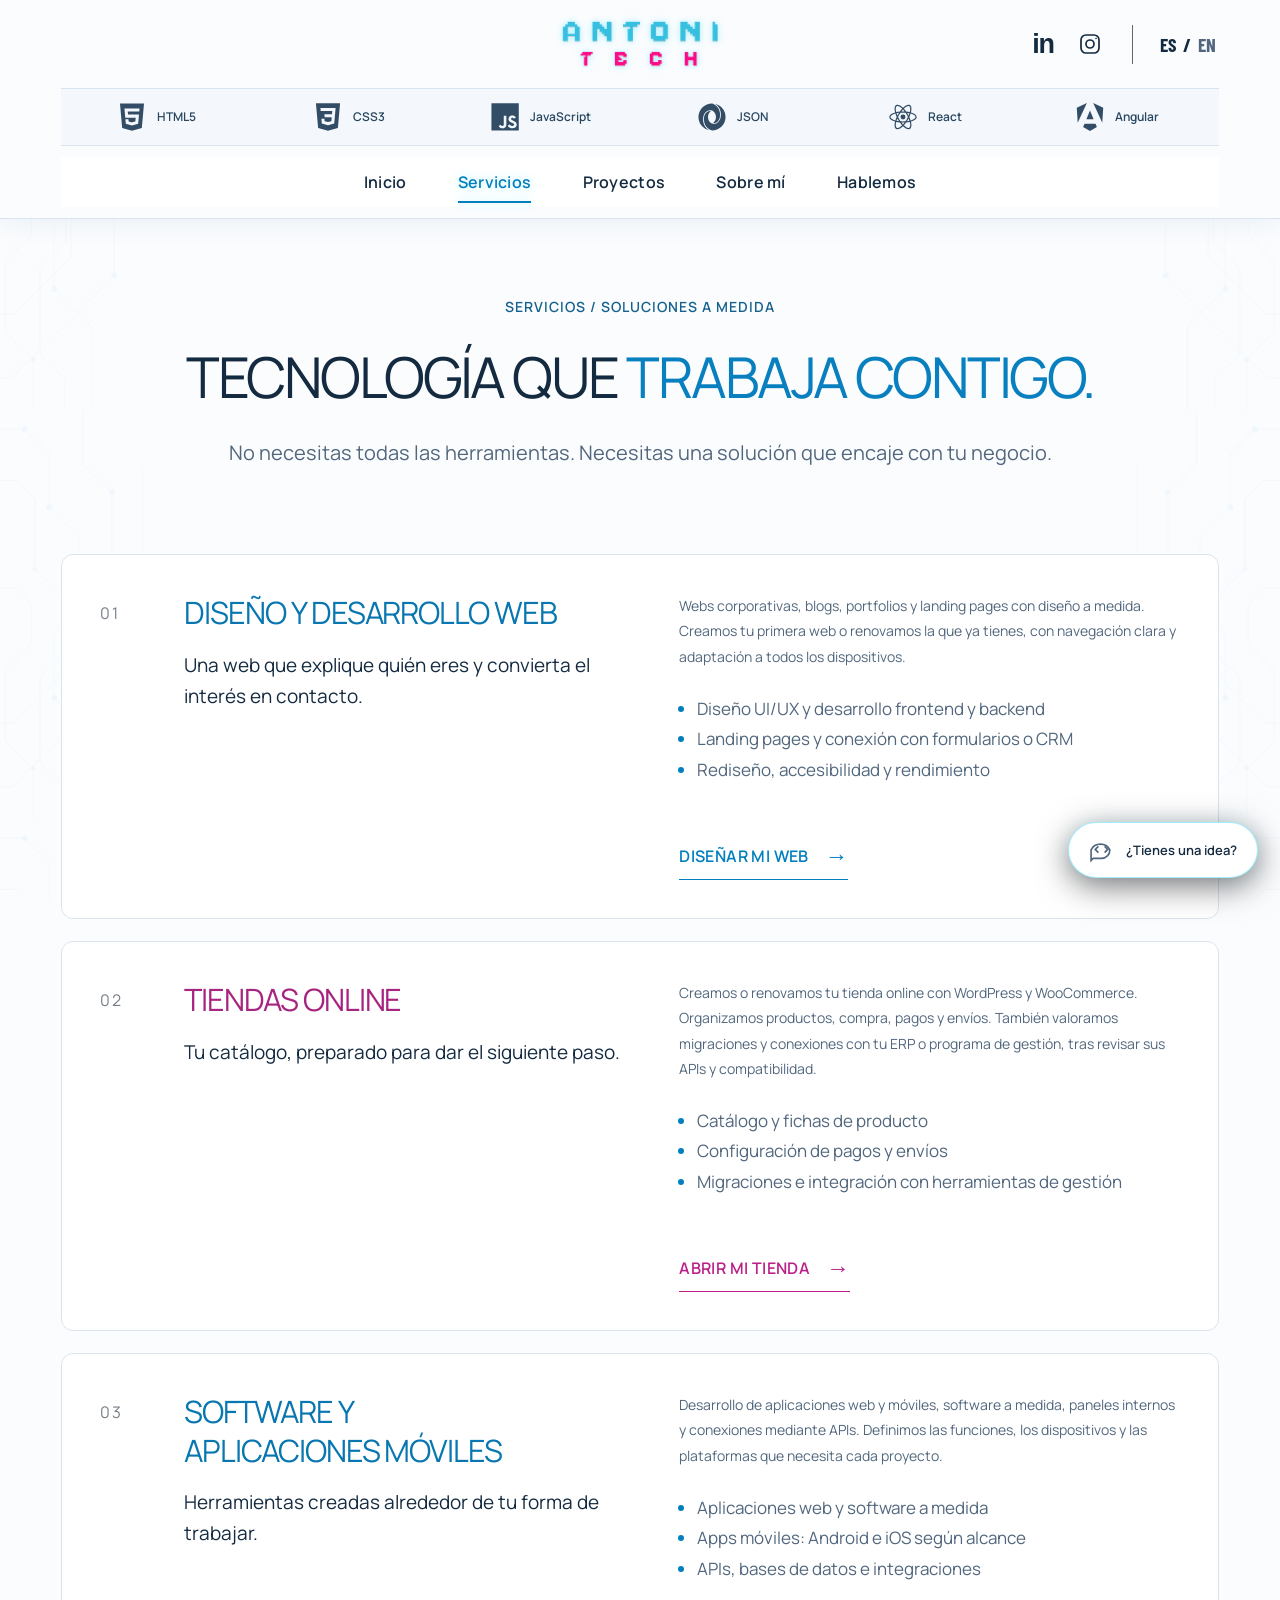
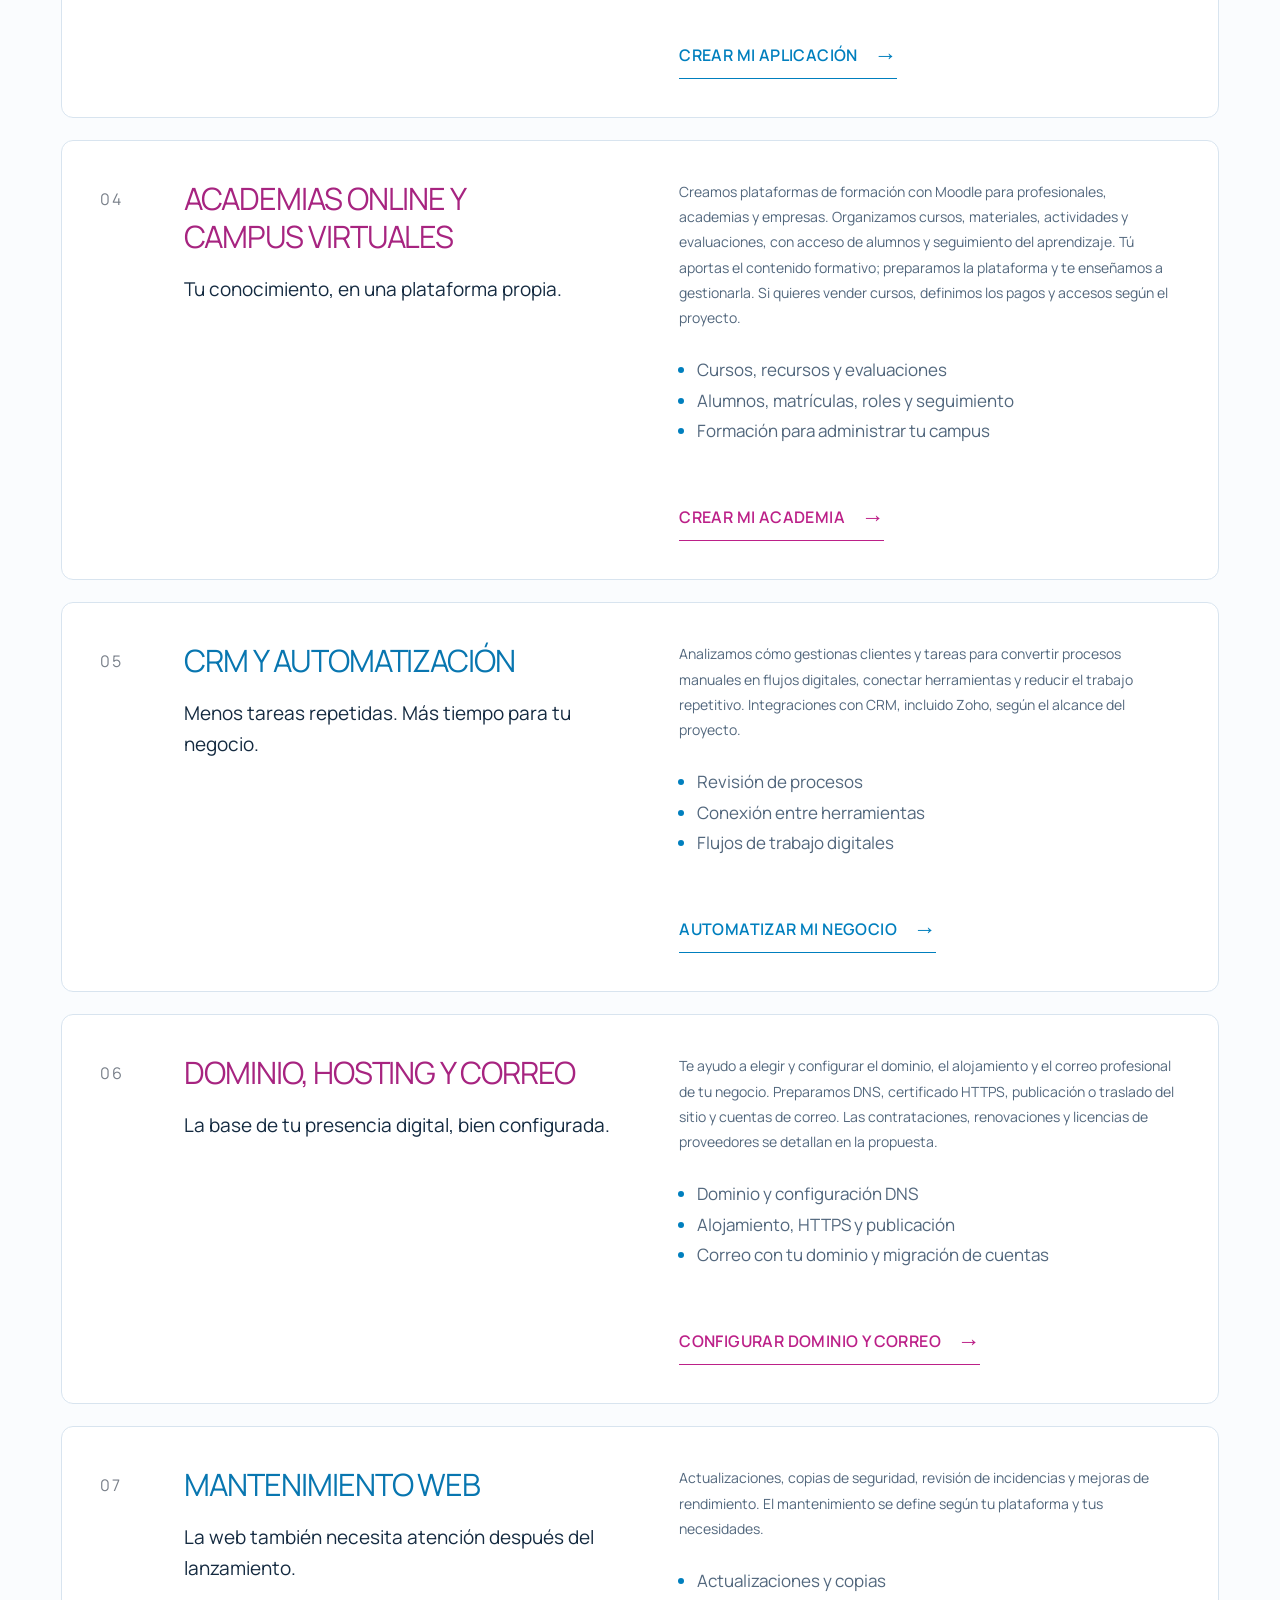
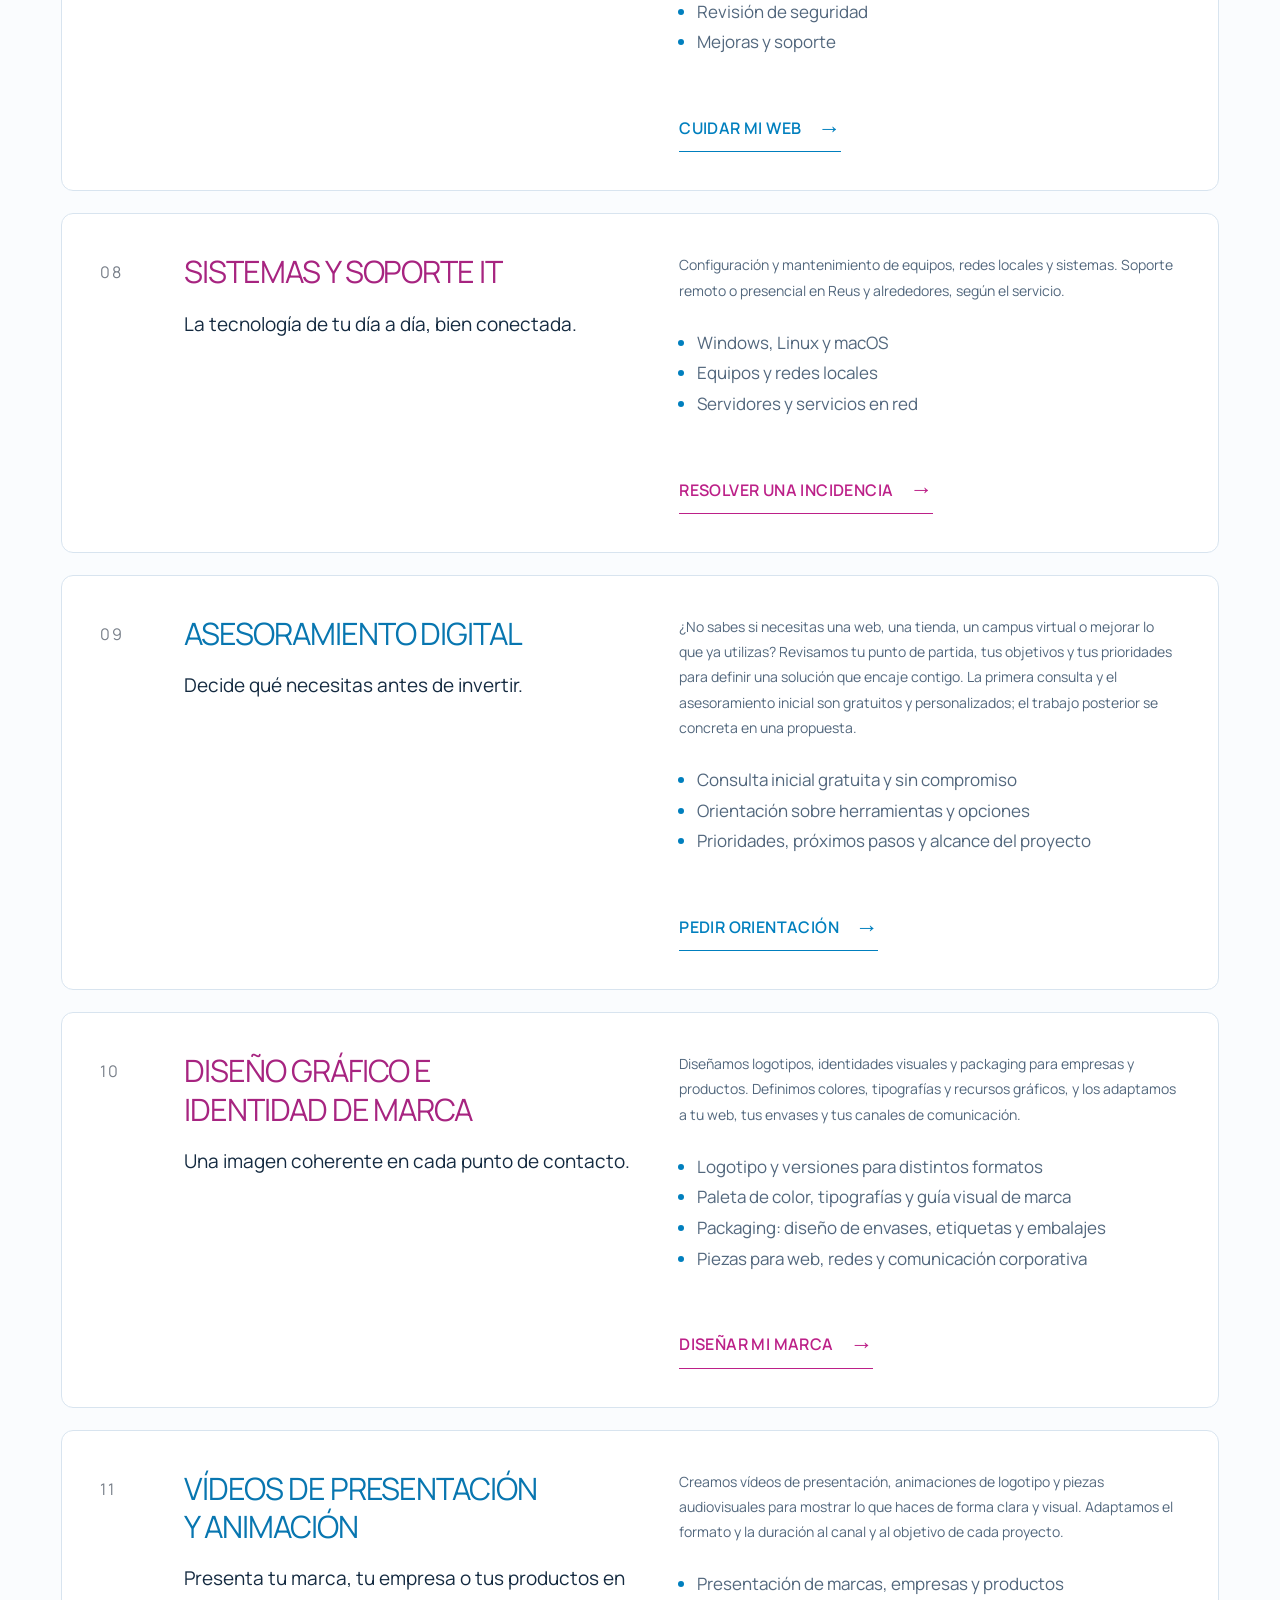
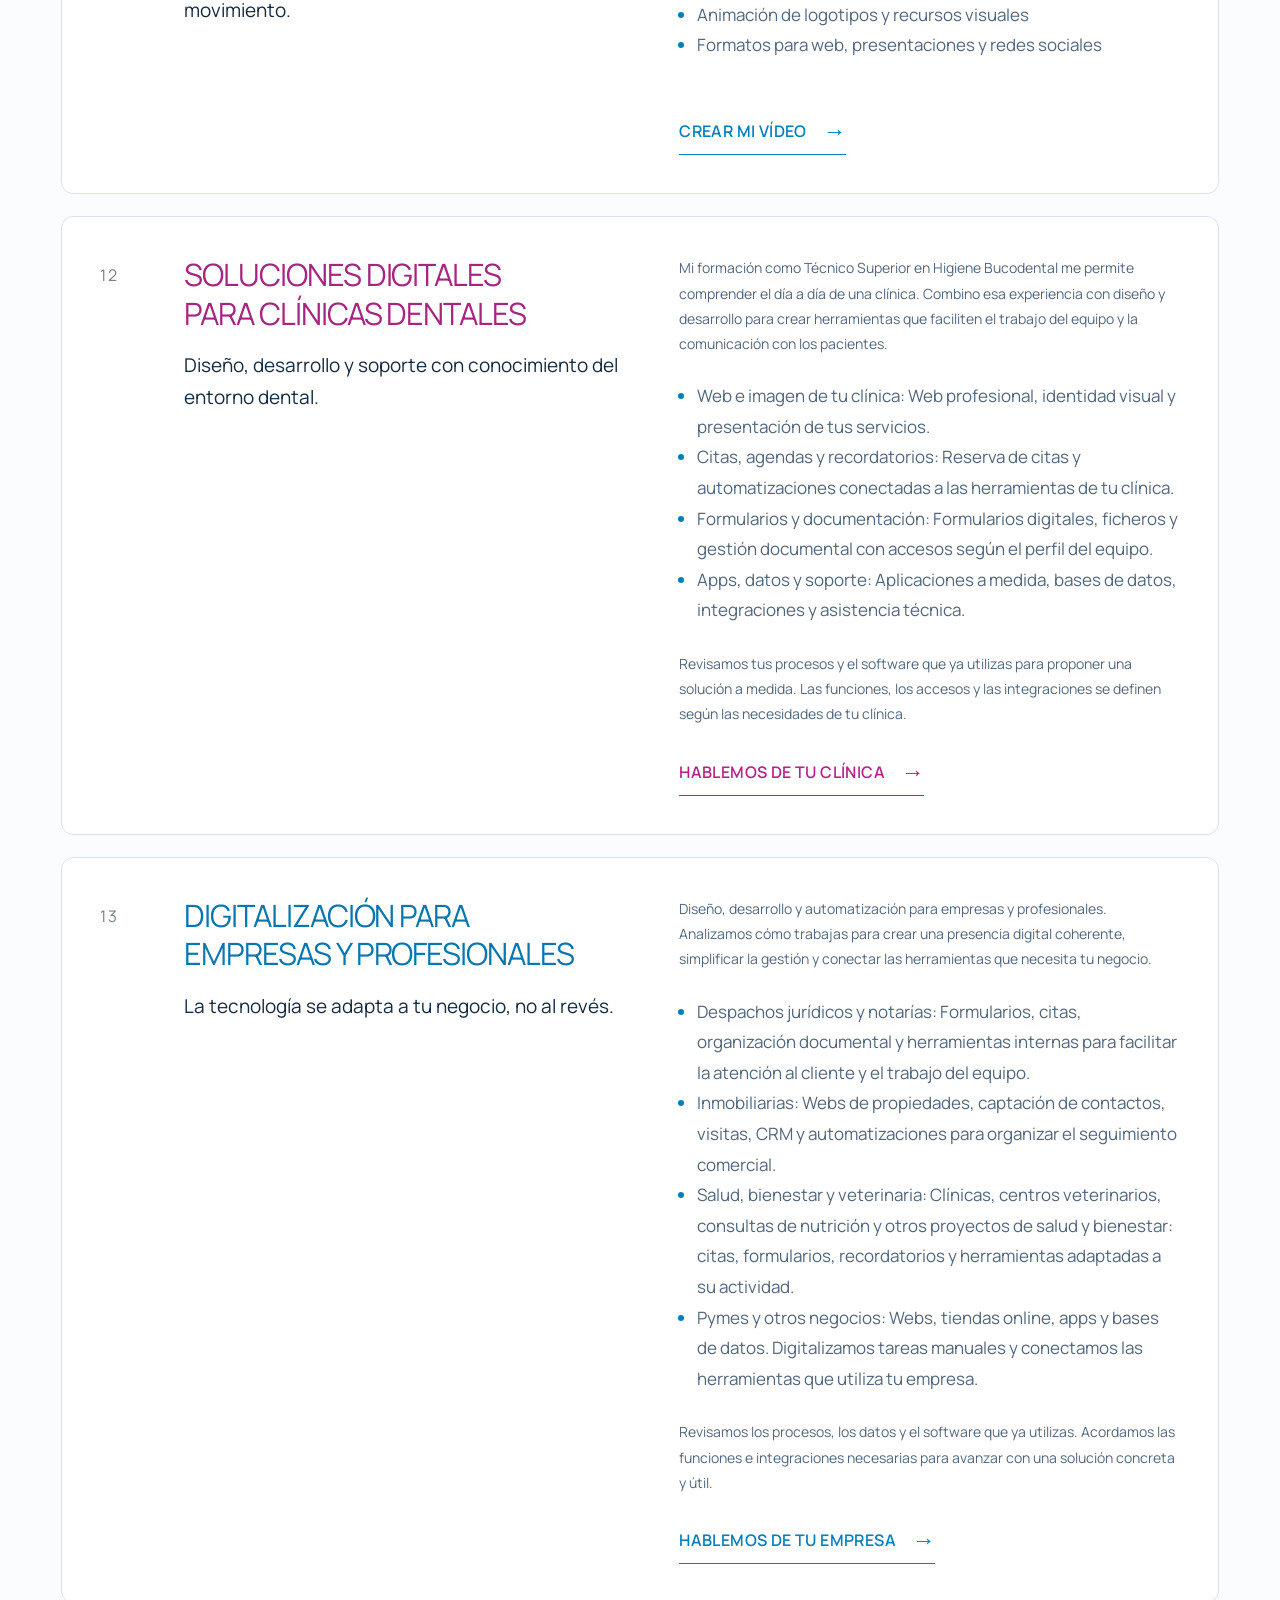
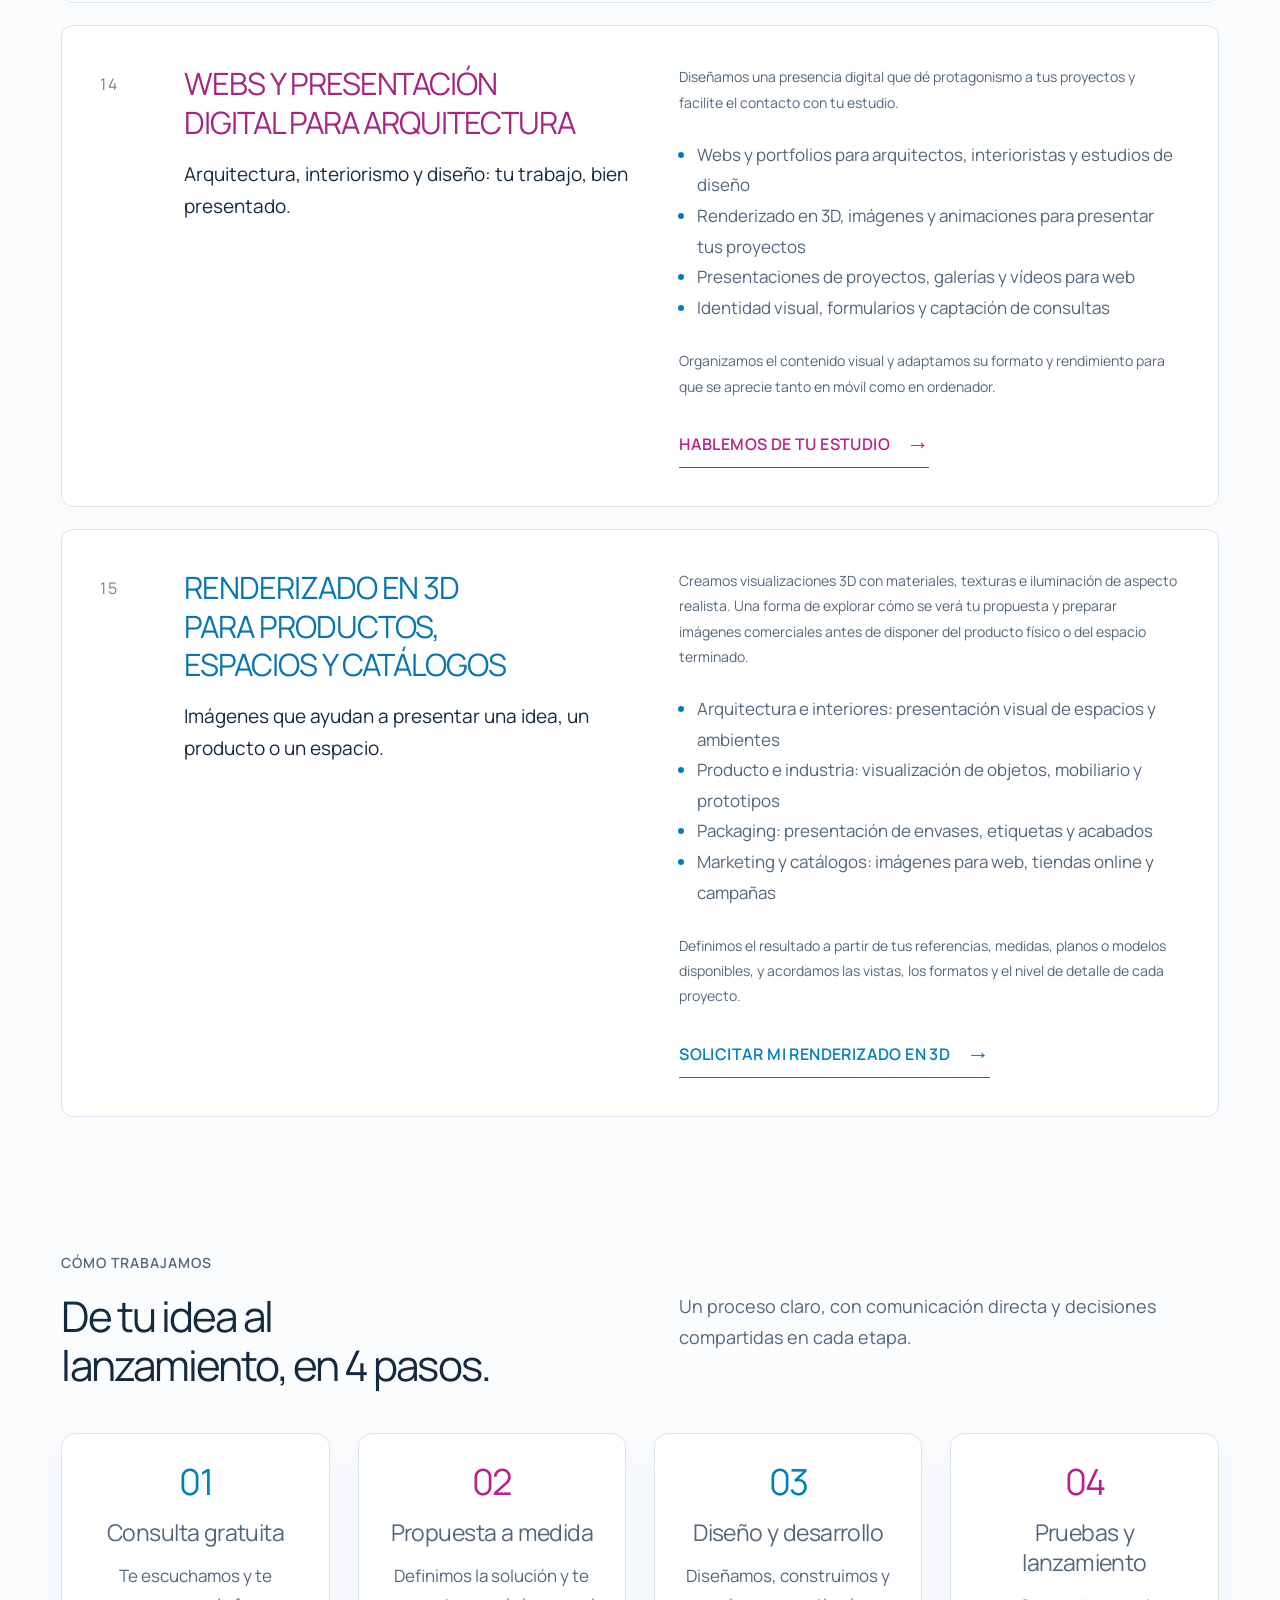
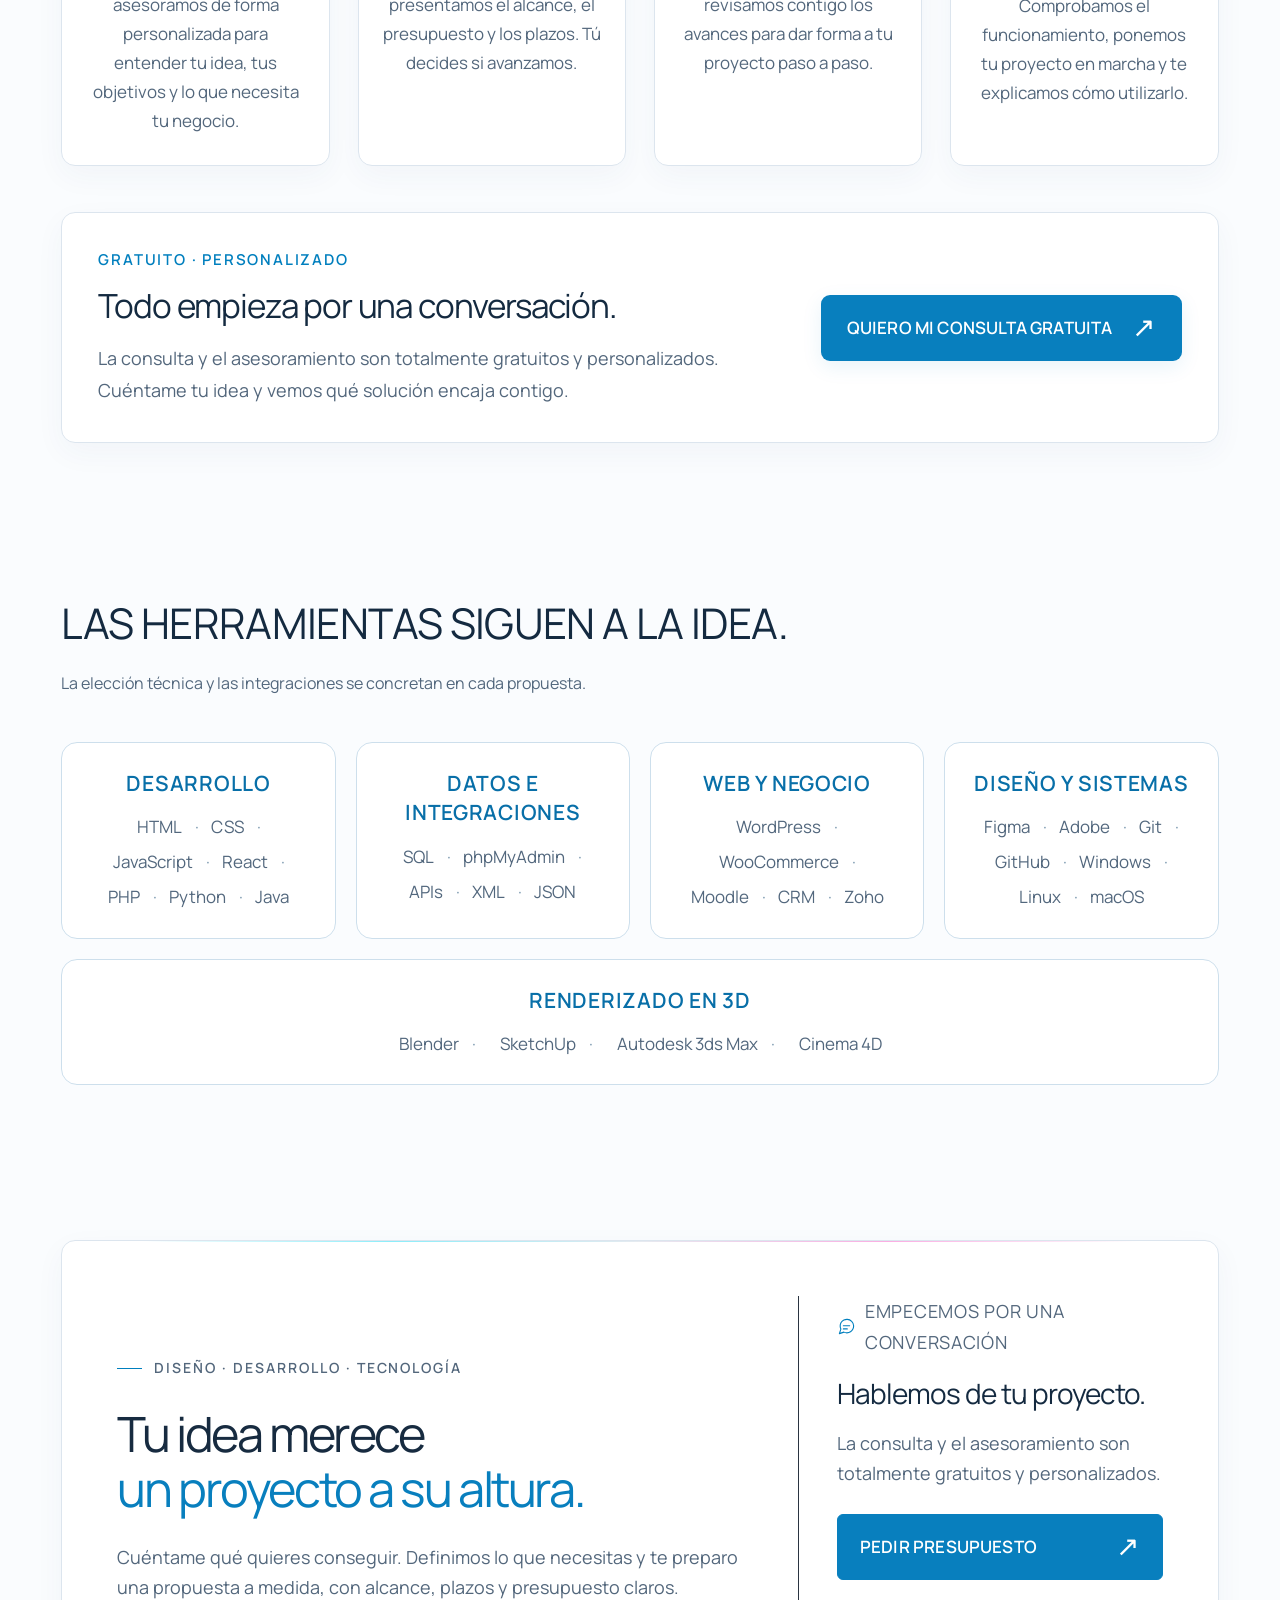
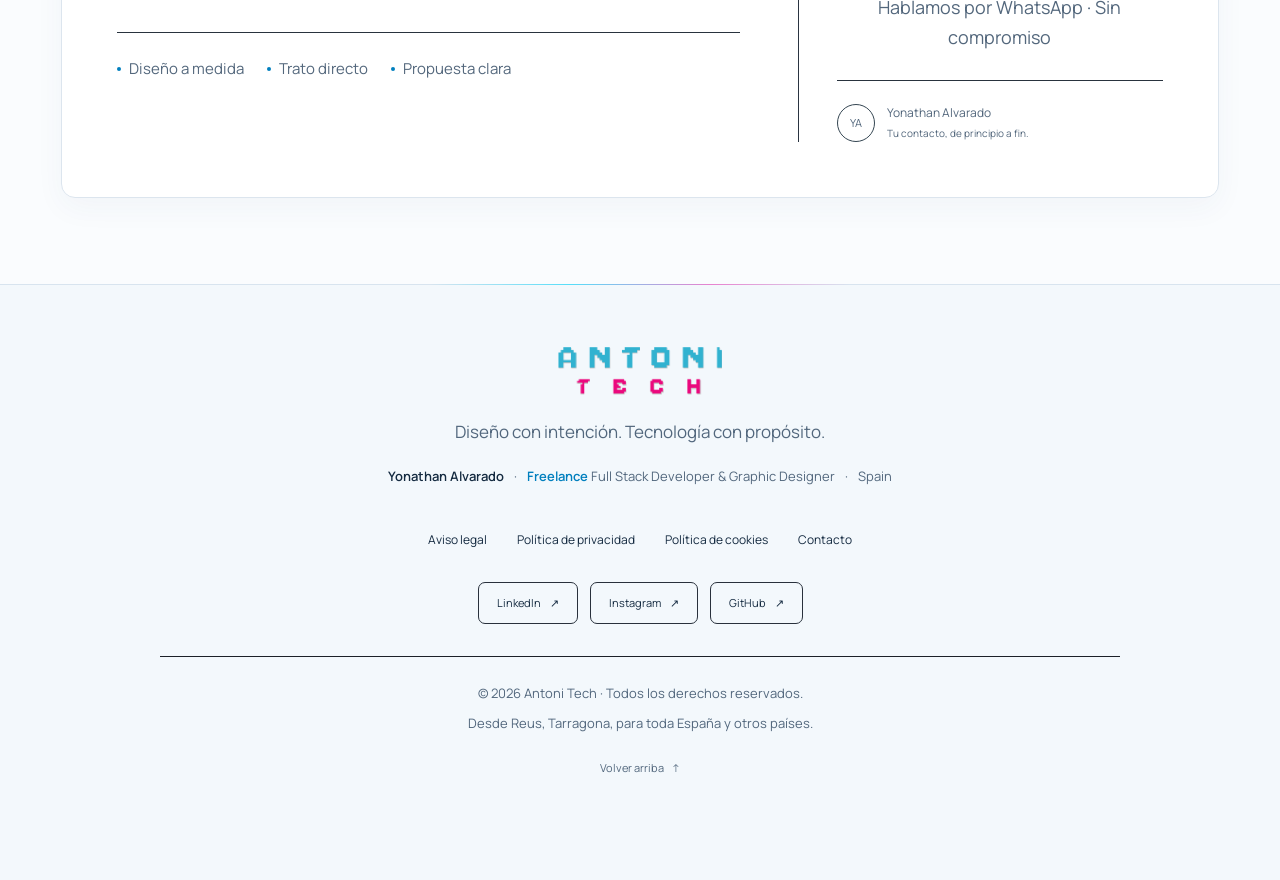
<file: servicios/index.html>
<!doctype html>
<html lang="es"><head><meta charset="utf-8"><meta name="viewport" content="width=device-width, initial-scale=1, viewport-fit=cover">
<title data-es="Desarrollo web, apps y soluciones para empresas · Antoni Tech" data-en="Websites, apps and business solutions · Antoni Tech">Desarrollo web, apps y soluciones para empresas · Antoni Tech</title>
<meta name="author" content="Yonathan Alvarado"><meta name="description" content="Desarrollo web, tiendas online, apps, software, diseño gráfico y automatización. Servicios freelance desde Reus para toda España y otros países." data-es="Desarrollo web, tiendas online, apps, software, diseño gráfico y automatización. Servicios freelance desde Reus para toda España y otros países." data-en="Websites, online stores, apps, software, graphic design and automation. Freelance services from Reus for Spain and international clients." data-i18n-attr="content"><meta name="theme-color" content="#080a0e"><link rel="canonical" href="https://antonitech.es/servicios/">
<meta property="og:title" content="Desarrollo web, apps y soluciones para empresas · Antoni Tech"><meta property="og:description" content="Desarrollo web, tiendas online, apps, software, diseño gráfico y automatización. Servicios freelance desde Reus para toda España y otros países."><meta property="og:type" content="website"><meta property="og:url" content="https://antonitech.es/servicios/"><meta property="og:image" content="https://antonitech.es/assets/hero-metallic.png"><meta property="og:locale" content="es_ES"><meta name="twitter:card" content="summary_large_image"><link rel="icon" href="../assets/antoni-tech-logo.png" type="image/png"><link rel="preload" href="../assets/barlow-condensed-800.ttf" as="font" type="font/ttf" crossorigin><link rel="stylesheet" href="../assets/site.css?v=9b2bd3237c"><link rel="stylesheet" href="../assets/minimal.css?v=0efb3f55ea"><link rel="stylesheet" href="../assets/showcase.css?v=391486834e"><link rel="stylesheet" href="../assets/navigation.css?v=d622c39300"><link rel="stylesheet" href="../assets/hero-media.css?v=bc6b47ca57"><link rel="stylesheet" href="../assets/assistant.css?v=bf14a8760d"><link rel="stylesheet" href="../assets/responsive.css?v=7dd0f3e524"><script type="module" src="../assets/assistant.mjs?v=11e9ee3838"></script><script src="../assets/site.js?v=f391092837" defer></script><script src="../assets/navigation.js?v=28f176536f" defer></script><link rel="stylesheet" href="../assets/light-tech.css?v=20261019-publicacion-2"></head>
<body id="top" class="inner-page"><a class="skip-link" href="#contenido"><span data-es="Saltar al contenido" data-en="Skip to content">Saltar al contenido</span></a>
    <div class="header-spacer" aria-hidden="true"></div><header class="site-header" data-adaptive-header><div class="header-top">
    <a class="brand" href="../index.html" aria-label="Antoni Tech · Inicio"><span class="logo-crop"><img src="../assets/antoni-tech-logo.png" alt="Antoni Tech" width="1500" height="1548"></span></a>
    <div class="header-right"><div class="header-socials"><a href="https://www.linkedin.com/in/yonathan-alvarado-919637101/" target="_blank" rel="noopener noreferrer" aria-label="LinkedIn" class="social-icon linkedin">in</a>
    <a href="https://www.instagram.com/techantoni/" target="_blank" rel="noopener noreferrer" aria-label="Instagram" class="social-icon"><svg viewBox="0 0 24 24" fill="none" stroke="currentColor" stroke-width="1.7" aria-hidden="true"><rect x="3" y="3" width="18" height="18" rx="5"/><circle cx="12" cy="12" r="4"/><circle cx="18" cy="6.5" r=".8" fill="currentColor" stroke="none"/></svg></a></div><div class="language-switch" role="group" aria-label="Language"><button type="button" data-lang="es" aria-pressed="true">ES</button><span aria-hidden="true">/</span><button type="button" data-lang="en" aria-pressed="false">EN</button></div></div></div><div class="technology-band" role="region" aria-label="Tecnologías y herramientas" data-es="Tecnologías y herramientas" data-en="Technologies and tools" data-i18n-attr="aria-label">
    <div class="technology-window"><div class="technology-track"><ul class="technology-group"><li class="technology-logo"><img src="../assets/technologies/html5.svg" alt="" width="28" height="28" decoding="async"><span>HTML5</span></li><li class="technology-logo"><img src="../assets/technologies/css3.svg" alt="" width="28" height="28" decoding="async"><span>CSS3</span></li><li class="technology-logo"><img src="../assets/technologies/javascript.svg" alt="" width="28" height="28" decoding="async"><span>JavaScript</span></li><li class="technology-logo"><img src="../assets/technologies/json.svg" alt="" width="28" height="28" decoding="async"><span>JSON</span></li><li class="technology-logo"><img src="../assets/technologies/react.svg" alt="" width="28" height="28" decoding="async"><span>React</span></li><li class="technology-logo"><img src="../assets/technologies/angular.svg" alt="" width="28" height="28" decoding="async"><span>Angular</span></li><li class="technology-logo"><img src="../assets/technologies/python.svg" alt="" width="28" height="28" decoding="async"><span>Python</span></li><li class="technology-logo"><img src="../assets/technologies/java.svg" alt="" width="28" height="28" decoding="async"><span>Java</span></li><li class="technology-logo"><img src="../assets/technologies/windows11.svg" alt="" width="28" height="28" decoding="async"><span>Windows</span></li><li class="technology-logo"><img src="../assets/technologies/linux.svg" alt="" width="28" height="28" decoding="async"><span>Linux</span></li><li class="technology-logo"><img src="../assets/technologies/apple.svg" alt="" width="28" height="28" decoding="async"><span>macOS</span></li><li class="technology-logo"><img src="../assets/technologies/wordpress.svg" alt="" width="28" height="28" decoding="async"><span>WordPress</span></li><li class="technology-logo"><img src="../assets/technologies/woocommerce.svg" alt="" width="28" height="28" decoding="async"><span>WooCommerce</span></li><li class="technology-logo"><img src="../assets/technologies/prestashop.svg" alt="" width="28" height="28" decoding="async"><span>PrestaShop</span></li><li class="technology-logo"><img src="../assets/technologies/git.svg" alt="" width="28" height="28" decoding="async"><span>Git</span></li><li class="technology-logo"><img src="../assets/technologies/github.svg" alt="" width="28" height="28" decoding="async"><span>GitHub</span></li><li class="technology-logo"><img src="../assets/technologies/docker.svg" alt="" width="28" height="28" decoding="async"><span>Docker</span></li><li class="technology-logo"><img src="../assets/technologies/kubernetes.svg" alt="" width="28" height="28" decoding="async"><span>Kubernetes</span></li><li class="technology-logo"><img src="../assets/technologies/amazonwebservices.svg" alt="" width="28" height="28" decoding="async"><span>AWS</span></li><li class="technology-logo"><img src="../assets/technologies/azure.svg" alt="" width="28" height="28" decoding="async"><span>Azure</span></li><li class="technology-logo"><img src="../assets/technologies/zoho.svg" alt="" width="28" height="28" decoding="async"><span>Zoho CRM</span></li><li class="technology-logo"><img src="../assets/technologies/figma.svg" alt="" width="28" height="28" decoding="async"><span>Figma</span></li><li class="technology-logo"><img src="../assets/technologies/illustrator.svg" alt="" width="28" height="28" decoding="async"><span>Illustrator</span></li><li class="technology-logo"><img src="../assets/technologies/photoshop.svg" alt="" width="28" height="28" decoding="async"><span>Photoshop</span></li><li class="technology-logo"><img src="../assets/technologies/threedsmax.svg" alt="" width="28" height="28" decoding="async"><span>Autodesk 3ds Max</span></li><li class="technology-logo"><img src="../assets/technologies/autocad.svg" alt="" width="28" height="28" decoding="async"><span>AutoCAD</span></li><li class="technology-logo"><img src="../assets/technologies/coreldraw.svg" alt="" width="28" height="28" decoding="async"><span>CorelDRAW</span></li><li class="technology-logo"><img src="../assets/technologies/php.svg" alt="" width="28" height="28" decoding="async"><span>PHP</span></li><li class="technology-logo"><img src="../assets/technologies/mysql.svg" alt="" width="28" height="28" decoding="async"><span>MySQL</span></li><li class="technology-logo"><img src="../assets/technologies/phpmyadmin.svg" alt="" width="28" height="28" decoding="async"><span>phpMyAdmin</span></li><li class="technology-logo"><img src="../assets/technologies/postgresql.svg" alt="" width="28" height="28" decoding="async"><span>PostgreSQL</span></li><li class="technology-logo"><img src="../assets/technologies/typescript.svg" alt="" width="28" height="28" decoding="async"><span>TypeScript</span></li><li class="technology-logo"><img src="../assets/technologies/nextjs.svg" alt="" width="28" height="28" decoding="async"><span>Next.js</span></li><li class="technology-logo"><img src="../assets/technologies/supabase.svg" alt="" width="28" height="28" decoding="async"><span>Supabase</span></li><li class="technology-logo"><img src="../assets/technologies/n8n.svg" alt="" width="28" height="28" decoding="async"><span>n8n</span></li><li class="technology-logo"><img src="../assets/technologies/vscode.svg" alt="" width="28" height="28" decoding="async"><span>VS Code</span></li><li class="technology-logo"><img src="../assets/technologies/apache.svg" alt="" width="28" height="28" decoding="async"><span>Apache</span></li><li class="technology-logo"><img src="../assets/technologies/nginx.svg" alt="" width="28" height="28" decoding="async"><span>Nginx</span></li><li class="technology-logo"><img src="../assets/technologies/xml.svg" alt="" width="28" height="28" decoding="async"><span>XML</span></li></ul><ul class="technology-group" aria-hidden="true" inert><li class="technology-logo"><img src="../assets/technologies/html5.svg" alt="" width="28" height="28" decoding="async"><span>HTML5</span></li><li class="technology-logo"><img src="../assets/technologies/css3.svg" alt="" width="28" height="28" decoding="async"><span>CSS3</span></li><li class="technology-logo"><img src="../assets/technologies/javascript.svg" alt="" width="28" height="28" decoding="async"><span>JavaScript</span></li><li class="technology-logo"><img src="../assets/technologies/json.svg" alt="" width="28" height="28" decoding="async"><span>JSON</span></li><li class="technology-logo"><img src="../assets/technologies/react.svg" alt="" width="28" height="28" decoding="async"><span>React</span></li><li class="technology-logo"><img src="../assets/technologies/angular.svg" alt="" width="28" height="28" decoding="async"><span>Angular</span></li><li class="technology-logo"><img src="../assets/technologies/python.svg" alt="" width="28" height="28" decoding="async"><span>Python</span></li><li class="technology-logo"><img src="../assets/technologies/java.svg" alt="" width="28" height="28" decoding="async"><span>Java</span></li><li class="technology-logo"><img src="../assets/technologies/windows11.svg" alt="" width="28" height="28" decoding="async"><span>Windows</span></li><li class="technology-logo"><img src="../assets/technologies/linux.svg" alt="" width="28" height="28" decoding="async"><span>Linux</span></li><li class="technology-logo"><img src="../assets/technologies/apple.svg" alt="" width="28" height="28" decoding="async"><span>macOS</span></li><li class="technology-logo"><img src="../assets/technologies/wordpress.svg" alt="" width="28" height="28" decoding="async"><span>WordPress</span></li><li class="technology-logo"><img src="../assets/technologies/woocommerce.svg" alt="" width="28" height="28" decoding="async"><span>WooCommerce</span></li><li class="technology-logo"><img src="../assets/technologies/prestashop.svg" alt="" width="28" height="28" decoding="async"><span>PrestaShop</span></li><li class="technology-logo"><img src="../assets/technologies/git.svg" alt="" width="28" height="28" decoding="async"><span>Git</span></li><li class="technology-logo"><img src="../assets/technologies/github.svg" alt="" width="28" height="28" decoding="async"><span>GitHub</span></li><li class="technology-logo"><img src="../assets/technologies/docker.svg" alt="" width="28" height="28" decoding="async"><span>Docker</span></li><li class="technology-logo"><img src="../assets/technologies/kubernetes.svg" alt="" width="28" height="28" decoding="async"><span>Kubernetes</span></li><li class="technology-logo"><img src="../assets/technologies/amazonwebservices.svg" alt="" width="28" height="28" decoding="async"><span>AWS</span></li><li class="technology-logo"><img src="../assets/technologies/azure.svg" alt="" width="28" height="28" decoding="async"><span>Azure</span></li><li class="technology-logo"><img src="../assets/technologies/zoho.svg" alt="" width="28" height="28" decoding="async"><span>Zoho CRM</span></li><li class="technology-logo"><img src="../assets/technologies/figma.svg" alt="" width="28" height="28" decoding="async"><span>Figma</span></li><li class="technology-logo"><img src="../assets/technologies/illustrator.svg" alt="" width="28" height="28" decoding="async"><span>Illustrator</span></li><li class="technology-logo"><img src="../assets/technologies/photoshop.svg" alt="" width="28" height="28" decoding="async"><span>Photoshop</span></li><li class="technology-logo"><img src="../assets/technologies/threedsmax.svg" alt="" width="28" height="28" decoding="async"><span>Autodesk 3ds Max</span></li><li class="technology-logo"><img src="../assets/technologies/autocad.svg" alt="" width="28" height="28" decoding="async"><span>AutoCAD</span></li><li class="technology-logo"><img src="../assets/technologies/coreldraw.svg" alt="" width="28" height="28" decoding="async"><span>CorelDRAW</span></li><li class="technology-logo"><img src="../assets/technologies/php.svg" alt="" width="28" height="28" decoding="async"><span>PHP</span></li><li class="technology-logo"><img src="../assets/technologies/mysql.svg" alt="" width="28" height="28" decoding="async"><span>MySQL</span></li><li class="technology-logo"><img src="../assets/technologies/phpmyadmin.svg" alt="" width="28" height="28" decoding="async"><span>phpMyAdmin</span></li><li class="technology-logo"><img src="../assets/technologies/postgresql.svg" alt="" width="28" height="28" decoding="async"><span>PostgreSQL</span></li><li class="technology-logo"><img src="../assets/technologies/typescript.svg" alt="" width="28" height="28" decoding="async"><span>TypeScript</span></li><li class="technology-logo"><img src="../assets/technologies/nextjs.svg" alt="" width="28" height="28" decoding="async"><span>Next.js</span></li><li class="technology-logo"><img src="../assets/technologies/supabase.svg" alt="" width="28" height="28" decoding="async"><span>Supabase</span></li><li class="technology-logo"><img src="../assets/technologies/n8n.svg" alt="" width="28" height="28" decoding="async"><span>n8n</span></li><li class="technology-logo"><img src="../assets/technologies/vscode.svg" alt="" width="28" height="28" decoding="async"><span>VS Code</span></li><li class="technology-logo"><img src="../assets/technologies/apache.svg" alt="" width="28" height="28" decoding="async"><span>Apache</span></li><li class="technology-logo"><img src="../assets/technologies/nginx.svg" alt="" width="28" height="28" decoding="async"><span>Nginx</span></li><li class="technology-logo"><img src="../assets/technologies/xml.svg" alt="" width="28" height="28" decoding="async"><span>XML</span></li></ul></div></div></div><div class="navigation-bar">
      <a class="brand compact-brand" href="../index.html" aria-label="Antoni Tech · Inicio / Home"><span class="logo-crop"><img src="../assets/antoni-tech-logo.png" alt="Antoni Tech" width="1500" height="1548"></span></a>
      <nav class="primary-nav" id="primary-navigation" aria-label="Principal / Main navigation"><a href="../index.html"><span data-es="Inicio" data-en="Home">Inicio</span></a><a href="../servicios/index.html" aria-current="page"><span data-es="Servicios" data-en="Services">Servicios</span></a><a href="../proyectos/index.html" class="nav-projects"><span data-es="Proyectos" data-en="Work">Proyectos</span></a><a href="../sobre-mi/index.html"><span data-es="Sobre mí" data-en="About">Sobre mí</span></a><a href="../contacto/index.html"><span data-es="Hablemos" data-en="Let’s talk">Hablemos</span></a></nav>
      <div class="compact-actions"><a class="header-whatsapp" href="https://wa.me/34635977484?text=Hola%2C%20Yonathan.%20Me%20gustar%C3%ADa%20pedir%20presupuesto%20para%20mi%20proyecto." data-whatsapp data-url-es="https://wa.me/34635977484?text=Hola%2C%20Yonathan.%20Me%20gustar%C3%ADa%20pedir%20presupuesto%20para%20mi%20proyecto." data-url-en="https://wa.me/34635977484?text=Hi%20Yonathan%2C%20I%20would%20like%20to%20request%20a%20quote%20for%20my%20project." target="_blank" rel="noopener noreferrer" aria-label="Hablemos por WhatsApp" data-es="Hablemos por WhatsApp" data-en="Let’s talk on WhatsApp" data-i18n-attr="aria-label"><svg viewBox="0 0 24 24" fill="none" stroke="currentColor" stroke-width="1.6" aria-hidden="true"><path d="M20.5 11.5a8.5 8.5 0 0 1-12.3 7.6L3 21l1.9-5.2A8.5 8.5 0 1 1 20.5 11.5Z"/><path d="M8 8c0 4 4 8 8 8l1-2-3-1-1 1-3-3 1-1-1-3-2 1Z"/></svg><span class="header-whatsapp-desktop"><span data-es="Hablemos" data-en="Let’s talk">Hablemos</span></span><span class="header-whatsapp-mobile">WhatsApp</span></a><button class="nav-toggle" type="button" aria-controls="primary-navigation" aria-expanded="false"><span data-es="Menú" data-en="Menu">Menú</span><span class="nav-toggle-icon" aria-hidden="true"></span></button></div>
    </div></header><main id="contenido"><section class="page-heading wrap"><p data-es="SERVICIOS / SOLUCIONES A MEDIDA" data-en="SERVICES / TAILORED SOLUTIONS" class="eyebrow">SERVICIOS / SOLUCIONES A MEDIDA</p><h1><span class="heading-start" data-es="TECNOLOGÍA QUE" data-en="TECHNOLOGY THAT">TECNOLOGÍA QUE</span> <span class="heading-accent" data-es="TRABAJA CONTIGO." data-en="WORKS WITH YOU.">TRABAJA CONTIGO.</span></h1><p data-es="No necesitas todas las herramientas. Necesitas una solución que encaje con tu negocio." data-en="You don’t need every tool. You need a solution that fits your business." class="lead">No necesitas todas las herramientas. Necesitas una solución que encaje con tu negocio.</p></section><section class="service-details wrap"><article class="service-detail" id="web"><span class="service-number">01</span><div><h2 data-es="DISEÑO Y DESARROLLO WEB" data-en="WEB DESIGN &amp; DEVELOPMENT">DISEÑO Y DESARROLLO WEB</h2><p data-es="Una web que explique quién eres y convierta el interés en contacto." data-en="A website that explains who you are and turns interest into contact." class="service-intro">Una web que explique quién eres y convierta el interés en contacto.</p></div><div><p data-es="Webs corporativas, blogs, portfolios y landing pages con diseño a medida. Creamos tu primera web o renovamos la que ya tienes, con navegación clara y adaptación a todos los dispositivos." data-en="Custom business websites, blogs, portfolios and landing pages. We build your first website or refresh your existing one, with clear navigation and layouts for every device.">Webs corporativas, blogs, portfolios y landing pages con diseño a medida. Creamos tu primera web o renovamos la que ya tienes, con navegación clara y adaptación a todos los dispositivos.</p><ul><li><span data-es="Diseño UI/UX y desarrollo frontend y backend" data-en="UI/UX design and frontend and backend development">Diseño UI/UX y desarrollo frontend y backend</span></li><li><span data-es="Landing pages y conexión con formularios o CRM" data-en="Landing pages connected to forms or a CRM">Landing pages y conexión con formularios o CRM</span></li><li><span data-es="Rediseño, accesibilidad y rendimiento" data-en="Redesign, accessibility and performance">Rediseño, accesibilidad y rendimiento</span></li></ul><a class="text-link" href="../contacto/index.html?servicio=web"><span data-es="DISEÑAR MI WEB" data-en="DESIGN MY WEBSITE">DISEÑAR MI WEB</span><span aria-hidden="true">→</span></a></div></article><article class="service-detail" id="ecommerce"><span class="service-number">02</span><div><h2 data-es="TIENDAS ONLINE" data-en="ONLINE STORES">TIENDAS ONLINE</h2><p data-es="Tu catálogo, preparado para dar el siguiente paso." data-en="Your catalogue, ready for the next step." class="service-intro">Tu catálogo, preparado para dar el siguiente paso.</p></div><div><p data-es="Creamos o renovamos tu tienda online con WordPress y WooCommerce. Organizamos productos, compra, pagos y envíos. También valoramos migraciones y conexiones con tu ERP o programa de gestión, tras revisar sus APIs y compatibilidad." data-en="We build or refresh your WordPress and WooCommerce store, organising products, checkout, payments and shipping. We also assess migrations and connections to your ERP or business software after reviewing APIs and compatibility.">Creamos o renovamos tu tienda online con WordPress y WooCommerce. Organizamos productos, compra, pagos y envíos. También valoramos migraciones y conexiones con tu ERP o programa de gestión, tras revisar sus APIs y compatibilidad.</p><ul><li><span data-es="Catálogo y fichas de producto" data-en="Catalogue and product pages">Catálogo y fichas de producto</span></li><li><span data-es="Configuración de pagos y envíos" data-en="Payment and shipping setup">Configuración de pagos y envíos</span></li><li><span data-es="Migraciones e integración con herramientas de gestión" data-en="Migrations and business software integrations">Migraciones e integración con herramientas de gestión</span></li></ul><a class="text-link" href="../contacto/index.html?servicio=ecommerce"><span data-es="ABRIR MI TIENDA" data-en="LAUNCH MY STORE">ABRIR MI TIENDA</span><span aria-hidden="true">→</span></a></div></article><article class="service-detail" id="apps"><span class="service-number">03</span><div><h2 data-es="SOFTWARE Y APLICACIONES MÓVILES" data-en="SOFTWARE &amp; MOBILE APPLICATIONS">SOFTWARE Y APLICACIONES MÓVILES</h2><p data-es="Herramientas creadas alrededor de tu forma de trabajar." data-en="Tools built around the way you work." class="service-intro">Herramientas creadas alrededor de tu forma de trabajar.</p></div><div><p data-es="Desarrollo de aplicaciones web y móviles, software a medida, paneles internos y conexiones mediante APIs. Definimos las funciones, los dispositivos y las plataformas que necesita cada proyecto." data-en="Web and mobile application development, custom software, internal dashboards and API integrations. We define the features, devices and platforms each project needs.">Desarrollo de aplicaciones web y móviles, software a medida, paneles internos y conexiones mediante APIs. Definimos las funciones, los dispositivos y las plataformas que necesita cada proyecto.</p><ul><li><span data-es="Aplicaciones web y software a medida" data-en="Web applications &amp; custom software">Aplicaciones web y software a medida</span></li><li><span data-es="Apps móviles: Android e iOS según alcance" data-en="Mobile apps: Android and iOS as scoped">Apps móviles: Android e iOS según alcance</span></li><li><span data-es="APIs, bases de datos e integraciones" data-en="APIs, databases &amp; integrations">APIs, bases de datos e integraciones</span></li></ul><a class="text-link" href="../contacto/index.html?servicio=apps"><span data-es="CREAR MI APLICACIÓN" data-en="BUILD MY APP">CREAR MI APLICACIÓN</span><span aria-hidden="true">→</span></a></div></article><article class="service-detail" id="academias-online"><span class="service-number">04</span><div><h2 data-es="ACADEMIAS ONLINE Y CAMPUS VIRTUALES" data-en="ONLINE ACADEMIES &amp; LEARNING PLATFORMS">ACADEMIAS ONLINE Y CAMPUS VIRTUALES</h2><p data-es="Tu conocimiento, en una plataforma propia." data-en="Your knowledge, on your own platform." class="service-intro">Tu conocimiento, en una plataforma propia.</p></div><div><p data-es="Creamos plataformas de formación con Moodle para profesionales, academias y empresas. Organizamos cursos, materiales, actividades y evaluaciones, con acceso de alumnos y seguimiento del aprendizaje. Tú aportas el contenido formativo; preparamos la plataforma y te enseñamos a gestionarla. Si quieres vender cursos, definimos los pagos y accesos según el proyecto." data-en="We build Moodle learning platforms for professionals, academies and businesses. We organise courses, resources, activities and assessments, with student access and learning progress tracking. You provide the teaching content; we set up the platform and show you how to manage it. For paid courses, payments and access are scoped around the project.">Creamos plataformas de formación con Moodle para profesionales, academias y empresas. Organizamos cursos, materiales, actividades y evaluaciones, con acceso de alumnos y seguimiento del aprendizaje. Tú aportas el contenido formativo; preparamos la plataforma y te enseñamos a gestionarla. Si quieres vender cursos, definimos los pagos y accesos según el proyecto.</p><ul><li><span data-es="Cursos, recursos y evaluaciones" data-en="Courses, resources and assessments">Cursos, recursos y evaluaciones</span></li><li><span data-es="Alumnos, matrículas, roles y seguimiento" data-en="Students, enrolments, roles and progress tracking">Alumnos, matrículas, roles y seguimiento</span></li><li><span data-es="Formación para administrar tu campus" data-en="Training to manage your learning platform">Formación para administrar tu campus</span></li></ul><a class="text-link" href="../contacto/index.html?servicio=academias-online"><span data-es="CREAR MI ACADEMIA" data-en="BUILD MY ACADEMY">CREAR MI ACADEMIA</span><span aria-hidden="true">→</span></a></div></article><article class="service-detail" id="automatizacion"><span class="service-number">05</span><div><h2 data-es="CRM Y AUTOMATIZACIÓN" data-en="CRM &amp; AUTOMATION">CRM Y AUTOMATIZACIÓN</h2><p data-es="Menos tareas repetidas. Más tiempo para tu negocio." data-en="Fewer repetitive tasks. More time for your business." class="service-intro">Menos tareas repetidas. Más tiempo para tu negocio.</p></div><div><p data-es="Analizamos cómo gestionas clientes y tareas para convertir procesos manuales en flujos digitales, conectar herramientas y reducir el trabajo repetitivo. Integraciones con CRM, incluido Zoho, según el alcance del proyecto." data-en="We review how you manage customers and tasks to turn manual processes into digital workflows, connect tools and reduce repetitive work. CRM integrations, including Zoho, depending on project scope.">Analizamos cómo gestionas clientes y tareas para convertir procesos manuales en flujos digitales, conectar herramientas y reducir el trabajo repetitivo. Integraciones con CRM, incluido Zoho, según el alcance del proyecto.</p><ul><li><span data-es="Revisión de procesos" data-en="Process review">Revisión de procesos</span></li><li><span data-es="Conexión entre herramientas" data-en="Tool connections">Conexión entre herramientas</span></li><li><span data-es="Flujos de trabajo digitales" data-en="Digital workflows">Flujos de trabajo digitales</span></li></ul><a class="text-link" href="../contacto/index.html?servicio=automatizacion"><span data-es="AUTOMATIZAR MI NEGOCIO" data-en="AUTOMATE MY BUSINESS">AUTOMATIZAR MI NEGOCIO</span><span aria-hidden="true">→</span></a></div></article><article class="service-detail" id="hosting-correo"><span class="service-number">06</span><div><h2 data-es="DOMINIO, HOSTING Y CORREO" data-en="DOMAIN, HOSTING &amp; EMAIL">DOMINIO, HOSTING Y CORREO</h2><p data-es="La base de tu presencia digital, bien configurada." data-en="A well-configured foundation for your online presence." class="service-intro">La base de tu presencia digital, bien configurada.</p></div><div><p data-es="Te ayudo a elegir y configurar el dominio, el alojamiento y el correo profesional de tu negocio. Preparamos DNS, certificado HTTPS, publicación o traslado del sitio y cuentas de correo. Las contrataciones, renovaciones y licencias de proveedores se detallan en la propuesta." data-en="I help you choose and configure your business domain, hosting and professional email. We set up DNS, HTTPS certificates, website deployment or transfer and email accounts. Provider subscriptions, renewals and licences are detailed in the proposal.">Te ayudo a elegir y configurar el dominio, el alojamiento y el correo profesional de tu negocio. Preparamos DNS, certificado HTTPS, publicación o traslado del sitio y cuentas de correo. Las contrataciones, renovaciones y licencias de proveedores se detallan en la propuesta.</p><ul><li><span data-es="Dominio y configuración DNS" data-en="Domain and DNS setup">Dominio y configuración DNS</span></li><li><span data-es="Alojamiento, HTTPS y publicación" data-en="Hosting, HTTPS and deployment">Alojamiento, HTTPS y publicación</span></li><li><span data-es="Correo con tu dominio y migración de cuentas" data-en="Custom-domain email and mailbox migration">Correo con tu dominio y migración de cuentas</span></li></ul><a class="text-link" href="../contacto/index.html?servicio=hosting-correo"><span data-es="CONFIGURAR DOMINIO Y CORREO" data-en="SET UP DOMAIN &amp; EMAIL">CONFIGURAR DOMINIO Y CORREO</span><span aria-hidden="true">→</span></a></div></article><article class="service-detail" id="mantenimiento"><span class="service-number">07</span><div><h2 data-es="MANTENIMIENTO WEB" data-en="WEBSITE MAINTENANCE">MANTENIMIENTO WEB</h2><p data-es="La web también necesita atención después del lanzamiento." data-en="Your website needs care after launch, too." class="service-intro">La web también necesita atención después del lanzamiento.</p></div><div><p data-es="Actualizaciones, copias de seguridad, revisión de incidencias y mejoras de rendimiento. El mantenimiento se define según tu plataforma y tus necesidades." data-en="Updates, backups, issue reviews and performance improvements. Maintenance is scoped around your platform and your needs.">Actualizaciones, copias de seguridad, revisión de incidencias y mejoras de rendimiento. El mantenimiento se define según tu plataforma y tus necesidades.</p><ul><li><span data-es="Actualizaciones y copias" data-en="Updates &amp; backups">Actualizaciones y copias</span></li><li><span data-es="Revisión de seguridad" data-en="Security review">Revisión de seguridad</span></li><li><span data-es="Mejoras y soporte" data-en="Improvements &amp; support">Mejoras y soporte</span></li></ul><a class="text-link" href="../contacto/index.html?servicio=mantenimiento"><span data-es="CUIDAR MI WEB" data-en="LOOK AFTER MY WEBSITE">CUIDAR MI WEB</span><span aria-hidden="true">→</span></a></div></article><article class="service-detail" id="sistemas"><span class="service-number">08</span><div><h2 data-es="SISTEMAS Y SOPORTE IT" data-en="SYSTEMS &amp; IT SUPPORT">SISTEMAS Y SOPORTE IT</h2><p data-es="La tecnología de tu día a día, bien conectada." data-en="Your everyday technology, properly connected." class="service-intro">La tecnología de tu día a día, bien conectada.</p></div><div><p data-es="Configuración y mantenimiento de equipos, redes locales y sistemas. Soporte remoto o presencial en Reus y alrededores, según el servicio." data-en="Computer, local network and system setup and maintenance. Remote support or on-site support in and around Reus, depending on the service.">Configuración y mantenimiento de equipos, redes locales y sistemas. Soporte remoto o presencial en Reus y alrededores, según el servicio.</p><ul><li><span data-es="Windows, Linux y macOS" data-en="Windows, Linux &amp; macOS">Windows, Linux y macOS</span></li><li><span data-es="Equipos y redes locales" data-en="Computers &amp; local networks">Equipos y redes locales</span></li><li><span data-es="Servidores y servicios en red" data-en="Servers &amp; network services">Servidores y servicios en red</span></li></ul><a class="text-link" href="../contacto/index.html?servicio=sistemas"><span data-es="RESOLVER UNA INCIDENCIA" data-en="SOLVE AN IT ISSUE">RESOLVER UNA INCIDENCIA</span><span aria-hidden="true">→</span></a></div></article><article class="service-detail" id="asesoramiento"><span class="service-number">09</span><div><h2 data-es="ASESORAMIENTO DIGITAL" data-en="DIGITAL ADVICE">ASESORAMIENTO DIGITAL</h2><p data-es="Decide qué necesitas antes de invertir." data-en="Know what you need before investing." class="service-intro">Decide qué necesitas antes de invertir.</p></div><div><p data-es="¿No sabes si necesitas una web, una tienda, un campus virtual o mejorar lo que ya utilizas? Revisamos tu punto de partida, tus objetivos y tus prioridades para definir una solución que encaje contigo. La primera consulta y el asesoramiento inicial son gratuitos y personalizados; el trabajo posterior se concreta en una propuesta." data-en="Not sure whether you need a website, a store, a learning platform or improvements to your existing tools? We review your starting point, goals and priorities to define a solution that fits. The first consultation and initial advice are free and personalised; any subsequent work is scoped in a proposal.">¿No sabes si necesitas una web, una tienda, un campus virtual o mejorar lo que ya utilizas? Revisamos tu punto de partida, tus objetivos y tus prioridades para definir una solución que encaje contigo. La primera consulta y el asesoramiento inicial son gratuitos y personalizados; el trabajo posterior se concreta en una propuesta.</p><ul><li><span data-es="Consulta inicial gratuita y sin compromiso" data-en="Free initial consultation with no obligation">Consulta inicial gratuita y sin compromiso</span></li><li><span data-es="Orientación sobre herramientas y opciones" data-en="Guidance on tools and options">Orientación sobre herramientas y opciones</span></li><li><span data-es="Prioridades, próximos pasos y alcance del proyecto" data-en="Priorities, next steps and project scope">Prioridades, próximos pasos y alcance del proyecto</span></li></ul><a class="text-link" href="../contacto/index.html?servicio=asesoramiento"><span data-es="PEDIR ORIENTACIÓN" data-en="GET ADVICE">PEDIR ORIENTACIÓN</span><span aria-hidden="true">→</span></a></div></article><article class="service-detail creative-service" id="branding"><span class="service-number">10</span><div><h2 data-es="DISEÑO GRÁFICO E IDENTIDAD DE MARCA" data-en="GRAPHIC DESIGN &amp; BRAND IDENTITY">DISEÑO GRÁFICO E IDENTIDAD DE MARCA</h2><p class="service-intro" data-es="Una imagen coherente en cada punto de contacto." data-en="A consistent identity at every touchpoint.">Una imagen coherente en cada punto de contacto.</p></div><div><p data-es="Diseñamos logotipos, identidades visuales y packaging para empresas y productos. Definimos colores, tipografías y recursos gráficos, y los adaptamos a tu web, tus envases y tus canales de comunicación." data-en="We design logos, visual identities and packaging for businesses and products. We define colours, typography and graphic assets, adapting them for your website, packaging and communication channels.">Diseñamos logotipos, identidades visuales y packaging para empresas y productos. Definimos colores, tipografías y recursos gráficos, y los adaptamos a tu web, tus envases y tus canales de comunicación.</p><ul><li data-es="Logotipo y versiones para distintos formatos" data-en="Logo and versions for different formats">Logotipo y versiones para distintos formatos</li><li data-es="Paleta de color, tipografías y guía visual de marca" data-en="Colour palette, typography and visual brand guide">Paleta de color, tipografías y guía visual de marca</li><li data-es="Packaging: diseño de envases, etiquetas y embalajes" data-en="Packaging: container, label and product box design">Packaging: diseño de envases, etiquetas y embalajes</li><li data-es="Piezas para web, redes y comunicación corporativa" data-en="Assets for websites, social media and corporate communication">Piezas para web, redes y comunicación corporativa</li></ul><a class="text-link" href="../contacto/index.html?servicio=branding"><span data-es="DISEÑAR MI MARCA" data-en="DESIGN MY BRAND">DISEÑAR MI MARCA</span><span aria-hidden="true">→</span></a></div></article><article class="service-detail creative-service" id="video"><span class="service-number">11</span><div><h2 data-es="VÍDEOS DE PRESENTACIÓN Y ANIMACIÓN" data-en="PRESENTATION VIDEOS &amp; ANIMATION">VÍDEOS DE PRESENTACIÓN Y ANIMACIÓN</h2><p class="service-intro" data-es="Presenta tu marca, tu empresa o tus productos en movimiento." data-en="Introduce your brand, business or products through motion.">Presenta tu marca, tu empresa o tus productos en movimiento.</p></div><div><p data-es="Creamos vídeos de presentación, animaciones de logotipo y piezas audiovisuales para mostrar lo que haces de forma clara y visual. Adaptamos el formato y la duración al canal y al objetivo de cada proyecto." data-en="We create presentation videos, logo animations and audiovisual content to show what you do clearly and visually. We adapt the format and duration to the channel and the purpose of each project.">Creamos vídeos de presentación, animaciones de logotipo y piezas audiovisuales para mostrar lo que haces de forma clara y visual. Adaptamos el formato y la duración al canal y al objetivo de cada proyecto.</p><ul><li data-es="Presentación de marcas, empresas y productos" data-en="Brand, business and product presentations">Presentación de marcas, empresas y productos</li><li data-es="Animación de logotipos y recursos visuales" data-en="Logo animation and visual assets">Animación de logotipos y recursos visuales</li><li data-es="Formatos para web, presentaciones y redes sociales" data-en="Formats for websites, presentations and social media">Formatos para web, presentaciones y redes sociales</li></ul><a class="text-link" href="../contacto/index.html?servicio=video"><span data-es="CREAR MI VÍDEO" data-en="CREATE MY VIDEO">CREAR MI VÍDEO</span><span aria-hidden="true">→</span></a></div></article><article class="service-detail dental-service" id="clinicas-dentales"><span class="service-number">12</span><div><h2 data-es="SOLUCIONES DIGITALES PARA CLÍNICAS DENTALES" data-en="DIGITAL SOLUTIONS FOR DENTAL PRACTICES">SOLUCIONES DIGITALES PARA CLÍNICAS DENTALES</h2><p class="service-intro" data-es="Diseño, desarrollo y soporte con conocimiento del entorno dental." data-en="Design, development and support informed by the dental environment.">Diseño, desarrollo y soporte con conocimiento del entorno dental.</p></div><div><p data-es="Mi formación como Técnico Superior en Higiene Bucodental me permite comprender el día a día de una clínica. Combino esa experiencia con diseño y desarrollo para crear herramientas que faciliten el trabajo del equipo y la comunicación con los pacientes." data-en="My training as a Higher Technician in Dental Hygiene helps me understand the day-to-day work of a dental practice. I combine that experience with design and development to create tools that support the team’s work and communication with patients.">Mi formación como Técnico Superior en Higiene Bucodental me permite comprender el día a día de una clínica. Combino esa experiencia con diseño y desarrollo para crear herramientas que faciliten el trabajo del equipo y la comunicación con los pacientes.</p><ul><li data-es="Web e imagen de tu clínica: Web profesional, identidad visual y presentación de tus servicios." data-en="Your practice’s website &amp; identity: Professional website, visual identity and service presentation.">Web e imagen de tu clínica: Web profesional, identidad visual y presentación de tus servicios.</li><li data-es="Citas, agendas y recordatorios: Reserva de citas y automatizaciones conectadas a las herramientas de tu clínica." data-en="Appointments, schedules &amp; reminders: Appointment booking and automations connected to your practice’s tools.">Citas, agendas y recordatorios: Reserva de citas y automatizaciones conectadas a las herramientas de tu clínica.</li><li data-es="Formularios y documentación: Formularios digitales, ficheros y gestión documental con accesos según el perfil del equipo." data-en="Forms &amp; documentation: Digital forms, files and document management with access based on team roles.">Formularios y documentación: Formularios digitales, ficheros y gestión documental con accesos según el perfil del equipo.</li><li data-es="Apps, datos y soporte: Aplicaciones a medida, bases de datos, integraciones y asistencia técnica." data-en="Apps, data &amp; support: Custom applications, databases, integrations and technical support.">Apps, datos y soporte: Aplicaciones a medida, bases de datos, integraciones y asistencia técnica.</li></ul><p data-es="Revisamos tus procesos y el software que ya utilizas para proponer una solución a medida. Las funciones, los accesos y las integraciones se definen según las necesidades de tu clínica." data-en="We review your processes and existing software to propose a tailored solution. Features, access permissions and integrations are defined around your practice’s needs.">Revisamos tus procesos y el software que ya utilizas para proponer una solución a medida. Las funciones, los accesos y las integraciones se definen según las necesidades de tu clínica.</p><a class="text-link" href="../contacto/index.html?servicio=clinicas-dentales"><span data-es="HABLEMOS DE TU CLÍNICA" data-en="LET’S TALK ABOUT YOUR PRACTICE">HABLEMOS DE TU CLÍNICA</span><span aria-hidden="true">→</span></a></div></article><article class="service-detail" id="soluciones-empresas"><span class="service-number">13</span><div><h2 data-es="DIGITALIZACIÓN PARA EMPRESAS Y PROFESIONALES" data-en="DIGITISATION FOR BUSINESSES &amp; PROFESSIONALS">DIGITALIZACIÓN PARA EMPRESAS Y PROFESIONALES</h2><p class="service-intro" data-es="La tecnología se adapta a tu negocio, no al revés." data-en="Technology should adapt to your business, not the other way around.">La tecnología se adapta a tu negocio, no al revés.</p></div><div><p data-es="Diseño, desarrollo y automatización para empresas y profesionales. Analizamos cómo trabajas para crear una presencia digital coherente, simplificar la gestión y conectar las herramientas que necesita tu negocio." data-en="Design, development and automation for businesses and professionals. We analyse how you work to create a consistent digital presence, simplify management and connect the tools your business needs.">Diseño, desarrollo y automatización para empresas y profesionales. Analizamos cómo trabajas para crear una presencia digital coherente, simplificar la gestión y conectar las herramientas que necesita tu negocio.</p><ul><li data-es="Despachos jurídicos y notarías: Formularios, citas, organización documental y herramientas internas para facilitar la atención al cliente y el trabajo del equipo." data-en="Law firms &amp; notary offices: Forms, appointments, document organisation and internal tools to support client service and teamwork.">Despachos jurídicos y notarías: Formularios, citas, organización documental y herramientas internas para facilitar la atención al cliente y el trabajo del equipo.</li><li data-es="Inmobiliarias: Webs de propiedades, captación de contactos, visitas, CRM y automatizaciones para organizar el seguimiento comercial." data-en="Real estate agencies: Property websites, lead capture, viewings, CRM and automations to organise sales follow-up.">Inmobiliarias: Webs de propiedades, captación de contactos, visitas, CRM y automatizaciones para organizar el seguimiento comercial.</li><li data-es="Salud, bienestar y veterinaria: Clínicas, centros veterinarios, consultas de nutrición y otros proyectos de salud y bienestar: citas, formularios, recordatorios y herramientas adaptadas a su actividad." data-en="Health, wellbeing &amp; veterinary care: Clinics, veterinary practices, nutrition consultations and other health and wellbeing businesses: appointments, forms, reminders and tools adapted to their work.">Salud, bienestar y veterinaria: Clínicas, centros veterinarios, consultas de nutrición y otros proyectos de salud y bienestar: citas, formularios, recordatorios y herramientas adaptadas a su actividad.</li><li data-es="Pymes y otros negocios: Webs, tiendas online, apps y bases de datos. Digitalizamos tareas manuales y conectamos las herramientas que utiliza tu empresa." data-en="SMEs &amp; other businesses: Websites, online stores, apps and databases. We digitise manual tasks and connect the tools your business uses.">Pymes y otros negocios: Webs, tiendas online, apps y bases de datos. Digitalizamos tareas manuales y conectamos las herramientas que utiliza tu empresa.</li></ul><p data-es="Revisamos los procesos, los datos y el software que ya utilizas. Acordamos las funciones e integraciones necesarias para avanzar con una solución concreta y útil." data-en="We review your processes, data and existing software. We agree the features and integrations needed to move forward with a practical, useful solution.">Revisamos los procesos, los datos y el software que ya utilizas. Acordamos las funciones e integraciones necesarias para avanzar con una solución concreta y útil.</p><a class="text-link" href="../contacto/index.html?servicio=empresas"><span data-es="HABLEMOS DE TU EMPRESA" data-en="LET’S TALK ABOUT YOUR BUSINESS">HABLEMOS DE TU EMPRESA</span><span aria-hidden="true">→</span></a></div></article><article class="service-detail" id="arquitectura"><span class="service-number">14</span><div><h2 data-es="WEBS Y PRESENTACIÓN DIGITAL PARA ARQUITECTURA" data-en="WEBSITES &amp; DIGITAL PRESENTATION FOR ARCHITECTURE">WEBS Y PRESENTACIÓN DIGITAL PARA ARQUITECTURA</h2><p class="service-intro" data-es="Arquitectura, interiorismo y diseño: tu trabajo, bien presentado." data-en="Architecture, interiors and design: your work, beautifully presented.">Arquitectura, interiorismo y diseño: tu trabajo, bien presentado.</p></div><div><p data-es="Diseñamos una presencia digital que dé protagonismo a tus proyectos y facilite el contacto con tu estudio." data-en="We design a digital presence that puts your projects first and makes it easy to contact your studio.">Diseñamos una presencia digital que dé protagonismo a tus proyectos y facilite el contacto con tu estudio.</p><ul><li data-es="Webs y portfolios para arquitectos, interioristas y estudios de diseño" data-en="Websites and portfolios for architects, interior designers and design studios">Webs y portfolios para arquitectos, interioristas y estudios de diseño</li><li data-es="Renderizado en 3D, imágenes y animaciones para presentar tus proyectos" data-en="3D rendering, images and animations to present your projects">Renderizado en 3D, imágenes y animaciones para presentar tus proyectos</li><li data-es="Presentaciones de proyectos, galerías y vídeos para web" data-en="Project presentations, galleries and videos for the web">Presentaciones de proyectos, galerías y vídeos para web</li><li data-es="Identidad visual, formularios y captación de consultas" data-en="Visual identity, forms and enquiry capture">Identidad visual, formularios y captación de consultas</li></ul><p data-es="Organizamos el contenido visual y adaptamos su formato y rendimiento para que se aprecie tanto en móvil como en ordenador." data-en="We organise visual content and adapt its format and performance so it works well on mobile and desktop.">Organizamos el contenido visual y adaptamos su formato y rendimiento para que se aprecie tanto en móvil como en ordenador.</p><a class="text-link" href="../contacto/index.html?servicio=arquitectura"><span data-es="HABLEMOS DE TU ESTUDIO" data-en="LET’S TALK ABOUT YOUR STUDIO">HABLEMOS DE TU ESTUDIO</span><span aria-hidden="true">→</span></a></div></article><article class="service-detail" id="render-3d"><span class="service-number">15</span><div><h2 data-es="RENDERIZADO EN 3D PARA PRODUCTOS, ESPACIOS Y CATÁLOGOS" data-en="3D RENDERING FOR PRODUCTS, SPACES &amp; CATALOGUES">RENDERIZADO EN 3D PARA PRODUCTOS, ESPACIOS Y CATÁLOGOS</h2><p class="service-intro" data-es="Imágenes que ayudan a presentar una idea, un producto o un espacio." data-en="Images that help present an idea, a product or a space.">Imágenes que ayudan a presentar una idea, un producto o un espacio.</p></div><div><p data-es="Creamos visualizaciones 3D con materiales, texturas e iluminación de aspecto realista. Una forma de explorar cómo se verá tu propuesta y preparar imágenes comerciales antes de disponer del producto físico o del espacio terminado." data-en="We create 3D visualisations with realistic-looking materials, textures and lighting. A way to explore how your concept will look and prepare commercial imagery before a physical product or completed space is available.">Creamos visualizaciones 3D con materiales, texturas e iluminación de aspecto realista. Una forma de explorar cómo se verá tu propuesta y preparar imágenes comerciales antes de disponer del producto físico o del espacio terminado.</p><ul><li data-es="Arquitectura e interiores: presentación visual de espacios y ambientes" data-en="Architecture and interiors: visual presentation of spaces and environments">Arquitectura e interiores: presentación visual de espacios y ambientes</li><li data-es="Producto e industria: visualización de objetos, mobiliario y prototipos" data-en="Products and industry: visualisation of objects, furniture and prototypes">Producto e industria: visualización de objetos, mobiliario y prototipos</li><li data-es="Packaging: presentación de envases, etiquetas y acabados" data-en="Packaging: presentation of containers, labels and finishes">Packaging: presentación de envases, etiquetas y acabados</li><li data-es="Marketing y catálogos: imágenes para web, tiendas online y campañas" data-en="Marketing and catalogues: images for websites, online stores and campaigns">Marketing y catálogos: imágenes para web, tiendas online y campañas</li></ul><p data-es="Definimos el resultado a partir de tus referencias, medidas, planos o modelos disponibles, y acordamos las vistas, los formatos y el nivel de detalle de cada proyecto." data-en="We define the result using your references, measurements, plans or available models, and agree the views, formats and level of detail for each project.">Definimos el resultado a partir de tus referencias, medidas, planos o modelos disponibles, y acordamos las vistas, los formatos y el nivel de detalle de cada proyecto.</p><a class="text-link" href="../contacto/index.html?servicio=render-3d"><span data-es="SOLICITAR MI RENDERIZADO EN 3D" data-en="REQUEST MY 3D RENDER">SOLICITAR MI RENDERIZADO EN 3D</span><span aria-hidden="true">→</span></a></div></article></section><section class="workflow-section wrap" aria-labelledby="workflow-title"><div class="section-top"><div><p data-es="CÓMO TRABAJAMOS" data-en="HOW WE WORK" class="eyebrow">CÓMO TRABAJAMOS</p><h2 id="workflow-title"><span data-es="De tu idea al lanzamiento, en 4 pasos." data-en="From your idea to launch, in 4 steps.">De tu idea al lanzamiento, en 4 pasos.</span></h2></div><p data-es="Un proceso claro, con comunicación directa y decisiones compartidas en cada etapa." data-en="A clear process, with direct communication and shared decisions at every stage." class="section-intro">Un proceso claro, con comunicación directa y decisiones compartidas en cada etapa.</p></div><ol class="workflow-steps"><li class="workflow-step"><span class="workflow-number" aria-hidden="true">01</span><h3 data-es="Consulta gratuita" data-en="Free consultation">Consulta gratuita</h3><p data-es="Te escuchamos y te asesoramos de forma personalizada para entender tu idea, tus objetivos y lo que necesita tu negocio." data-en="We listen and offer personalised advice to understand your idea, goals and business needs.">Te escuchamos y te asesoramos de forma personalizada para entender tu idea, tus objetivos y lo que necesita tu negocio.</p></li><li class="workflow-step"><span class="workflow-number" aria-hidden="true">02</span><h3 data-es="Propuesta a medida" data-en="A tailored proposal">Propuesta a medida</h3><p data-es="Definimos la solución y te presentamos el alcance, el presupuesto y los plazos. Tú decides si avanzamos." data-en="We define the solution and present the scope, budget and timeline. You decide whether to proceed.">Definimos la solución y te presentamos el alcance, el presupuesto y los plazos. Tú decides si avanzamos.</p></li><li class="workflow-step"><span class="workflow-number" aria-hidden="true">03</span><h3 data-es="Diseño y desarrollo" data-en="Design &amp; development">Diseño y desarrollo</h3><p data-es="Diseñamos, construimos y revisamos contigo los avances para dar forma a tu proyecto paso a paso." data-en="We design, build and review progress with you, bringing your project to life step by step.">Diseñamos, construimos y revisamos contigo los avances para dar forma a tu proyecto paso a paso.</p></li><li class="workflow-step"><span class="workflow-number" aria-hidden="true">04</span><h3 data-es="Pruebas y lanzamiento" data-en="Testing &amp; launch">Pruebas y lanzamiento</h3><p data-es="Comprobamos el funcionamiento, ponemos tu proyecto en marcha y te explicamos cómo utilizarlo." data-en="We check that everything works, launch your project and show you how to use it.">Comprobamos el funcionamiento, ponemos tu proyecto en marcha y te explicamos cómo utilizarlo.</p></li></ol>
    <div class="consultation-panel"><div><p class="consultation-kicker"><span data-es="GRATUITO · PERSONALIZADO" data-en="FREE · PERSONALISED">GRATUITO · PERSONALIZADO</span></p><h3 data-es="Todo empieza por una conversación." data-en="It all starts with a conversation.">Todo empieza por una conversación.</h3><p data-es="La consulta y el asesoramiento son totalmente gratuitos y personalizados. Cuéntame tu idea y vemos qué solución encaja contigo." data-en="The consultation and advice are completely free and personalised. Tell me about your idea and we’ll explore the right solution for you." class="consultation-description">La consulta y el asesoramiento son totalmente gratuitos y personalizados. Cuéntame tu idea y vemos qué solución encaja contigo.</p></div><a class="button button-solid consultation-button" href="https://wa.me/34635977484?text=Hola%2C%20Yonathan.%20Me%20gustar%C3%ADa%20una%20consulta%20gratuita%20y%20asesoramiento%20personalizado%20para%20mi%20proyecto." data-whatsapp data-url-es="https://wa.me/34635977484?text=Hola%2C%20Yonathan.%20Me%20gustar%C3%ADa%20una%20consulta%20gratuita%20y%20asesoramiento%20personalizado%20para%20mi%20proyecto." data-url-en="https://wa.me/34635977484?text=Hi%20Yonathan.%20I%20would%20like%20a%20free%20consultation%20and%20personalised%20advice%20for%20my%20project." target="_blank" rel="noopener noreferrer"><span data-es="QUIERO MI CONSULTA GRATUITA" data-en="GET MY FREE CONSULTATION">QUIERO MI CONSULTA GRATUITA</span><span aria-hidden="true">↗</span></a></div></section><section class="tech-section wrap"><h2 data-es="LAS HERRAMIENTAS SIGUEN A LA IDEA." data-en="THE TOOLS FOLLOW THE IDEA.">LAS HERRAMIENTAS SIGUEN A LA IDEA.</h2><p data-es="La elección técnica y las integraciones se concretan en cada propuesta." data-en="The technical approach and integrations are defined in each proposal." class="muted">La elección técnica y las integraciones se concretan en cada propuesta.</p><div class="tech-grid"><div><h3 data-es="DESARROLLO" data-en="DEVELOPMENT">DESARROLLO</h3><p><span>HTML</span><span>CSS</span><span>JavaScript</span><span>React</span><span>PHP</span><span>Python</span><span>Java</span></p></div><div><h3 data-es="DATOS E INTEGRACIONES" data-en="DATA &amp; INTEGRATIONS">DATOS E INTEGRACIONES</h3><p><span>SQL</span><span>phpMyAdmin</span><span>APIs</span><span>XML</span><span>JSON</span></p></div><div><h3 data-es="WEB Y NEGOCIO" data-en="WEB &amp; BUSINESS">WEB Y NEGOCIO</h3><p><span>WordPress</span><span>WooCommerce</span><span>Moodle</span><span>CRM</span><span>Zoho</span></p></div><div><h3 data-es="DISEÑO Y SISTEMAS" data-en="DESIGN &amp; SYSTEMS">DISEÑO Y SISTEMAS</h3><p><span>Figma</span><span>Adobe</span><span>Git</span><span>GitHub</span><span>Windows</span><span>Linux</span><span>macOS</span></p></div><div class="render-tools"><h3 data-es="RENDERIZADO EN 3D" data-en="3D RENDERING">RENDERIZADO EN 3D</h3><p><span>Blender</span><span>SketchUp</span><span>Autodesk 3ds Max</span><span>Cinema 4D</span></p></div></div></section><section class="cta-section cta-premium wrap" aria-labelledby="project-invitation-title"><div class="cta-panel">
      <div class="cta-content"><p data-es="DISEÑO · DESARROLLO · TECNOLOGÍA" data-en="DESIGN · DEVELOPMENT · TECHNOLOGY" class="eyebrow">DISEÑO · DESARROLLO · TECNOLOGÍA</p>
        <h2 class="cta-title" id="project-invitation-title"><span data-es="Tu idea merece" data-en="Your idea deserves" class="cta-title-start">Tu idea merece</span><span data-es="un proyecto a su altura." data-en="a project to match." class="cta-title-accent">un proyecto a su altura.</span></h2>
        <p data-es="Cuéntame qué quieres conseguir. Definimos lo que necesitas y te preparo una propuesta a medida, con alcance, plazos y presupuesto claros." data-en="Tell me what you want to achieve. We’ll define what you need, and I’ll prepare a tailored proposal with a clear scope, timeline and budget." class="cta-description">Cuéntame qué quieres conseguir. Definimos lo que necesitas y te preparo una propuesta a medida, con alcance, plazos y presupuesto claros.</p>
        <ul class="cta-values"><li><span data-es="Diseño a medida" data-en="Tailored design">Diseño a medida</span></li><li><span data-es="Trato directo" data-en="Direct contact">Trato directo</span></li><li><span data-es="Propuesta clara" data-en="A clear proposal">Propuesta clara</span></li></ul>
      </div>
      <div class="cta-invitation"><p class="cta-conversation-label"><svg viewBox="0 0 24 24" aria-hidden="true"><path d="M21 11.5a8.4 8.4 0 0 1-.9 3.8 8.5 8.5 0 0 1-7.6 4.7 8.4 8.4 0 0 1-3.8-.9L3 21l1.9-5.7a8.4 8.4 0 0 1-.9-3.8 8.5 8.5 0 0 1 4.7-7.6 8.4 8.4 0 0 1 3.8-.9h.5a8.5 8.5 0 0 1 8 8v.5Z"/><path d="M8 11h8m-8 4h5"/></svg><span data-es="EMPECEMOS POR UNA CONVERSACIÓN" data-en="LET’S START WITH A CONVERSATION">EMPECEMOS POR UNA CONVERSACIÓN</span></p>
        <h3 data-es="Hablemos de tu proyecto." data-en="Let’s talk about your project.">Hablemos de tu proyecto.</h3>
        <p data-es="La consulta y el asesoramiento son totalmente gratuitos y personalizados." data-en="The consultation and advice are completely free and personalised." class="cta-consultation">La consulta y el asesoramiento son totalmente gratuitos y personalizados.</p>
        <a class="button button-solid" href="https://wa.me/34635977484?text=Hola%2C%20Yonathan.%20Me%20gustar%C3%ADa%20pedir%20presupuesto%20para%20mi%20proyecto." target="_blank" rel="noopener noreferrer" data-whatsapp data-url-es="https://wa.me/34635977484?text=Hola%2C%20Yonathan.%20Me%20gustar%C3%ADa%20pedir%20presupuesto%20para%20mi%20proyecto." data-url-en="https://wa.me/34635977484?text=Hi%20Yonathan%2C%20I%20would%20like%20to%20request%20a%20quote%20for%20my%20project."><span data-es="PEDIR PRESUPUESTO" data-en="REQUEST A QUOTE">PEDIR PRESUPUESTO</span><span aria-hidden="true">↗</span></a>
        <p data-es="Hablamos por WhatsApp · Sin compromiso" data-en="Let’s talk on WhatsApp · No obligation" class="cta-channel">Hablamos por WhatsApp · Sin compromiso</p>
        <div class="cta-person"><span class="cta-person-mark" aria-hidden="true">YA</span><div><strong>Yonathan Alvarado</strong><span data-es="Tu contacto, de principio a fin." data-en="Your contact, from start to finish.">Tu contacto, de principio a fin.</span></div></div>
      </div>
    </div></section></main><footer class="site-footer footer-centered"><div class="footer-inner">
      <a href="../index.html" class="brand footer-brand" aria-label="Antoni Tech · Inicio / Home"><span class="logo-crop"><img src="../assets/antoni-tech-logo.png" alt="Antoni Tech" width="1500" height="1548"></span></a>
      <p data-es="Diseño con intención. Tecnología con propósito." data-en="Design with intention. Technology with purpose." class="footer-motto">Diseño con intención. Tecnología con propósito.</p>
      <a class="footer-signature" href="https://www.instagram.com/techantoni/" target="_blank" rel="noopener noreferrer"><strong>Yonathan Alvarado</strong><span aria-hidden="true">·</span><span><strong class="freelance-word">Freelance</strong> Full Stack Developer &amp; Graphic Designer</span><span aria-hidden="true">·</span><span>Spain</span></a>
      <nav class="footer-legal" aria-label="Información legal y contacto / Legal information and contact"><ul><li><a href="../aviso-legal/index.html"><span data-es="Aviso legal" data-en="Legal notice">Aviso legal</span></a></li><li><a href="../privacidad/index.html"><span data-es="Política de privacidad" data-en="Privacy policy">Política de privacidad</span></a></li><li><a href="../cookies/index.html"><span data-es="Política de cookies" data-en="Cookie policy">Política de cookies</span></a></li><li><a href="../contacto/index.html"><span data-es="Contacto" data-en="Contact">Contacto</span></a></li></ul></nav>
      <nav class="footer-socials" aria-label="Redes sociales / Social profiles"><a href="https://www.linkedin.com/in/yonathan-alvarado-919637101/" target="_blank" rel="noopener noreferrer">LinkedIn <span aria-hidden="true">↗</span></a><a href="https://www.instagram.com/techantoni/" target="_blank" rel="noopener noreferrer">Instagram <span aria-hidden="true">↗</span></a><a href="https://github.com/techantoni380-create" target="_blank" rel="noopener noreferrer">GitHub <span aria-hidden="true">↗</span></a></nav>
      <div class="footer-closing"><p>© 2026 Antoni Tech · <span data-es="Todos los derechos reservados." data-en="All rights reserved.">Todos los derechos reservados.</span></p><p data-es="Desde Reus, Tarragona, para toda España y otros países." data-en="From Reus, Tarragona, for Spain and beyond.">Desde Reus, Tarragona, para toda España y otros países.</p><a href="#top" class="footer-top"><span data-es="Volver arriba" data-en="Back to top">Volver arriba</span> <span aria-hidden="true">↑</span></a></div>
    </div></footer><dialog id="video-dialog" class="video-dialog"><button type="button" class="video-close close-button" aria-label="Cerrar vídeo / Close video">×</button><video id="brand-video" controls playsinline muted preload="none" width="1920" height="1080" aria-label="Presentación de Antoni Tech de cinco segundos"><source src="../assets/antoni-tech-5s.mp4" type="video/mp4"><span data-es="Tu navegador no admite vídeo." data-en="Your browser does not support video.">Tu navegador no admite vídeo.</span> <a href="../assets/antoni-tech-5s.mp4"><span data-es="Abrir vídeo" data-en="Open video">Abrir vídeo</span></a></video></dialog><button type="button" id="assistant-launch" class="assistant-launch" aria-haspopup="dialog" aria-controls="antoni-assistant" aria-expanded="false" hidden><svg viewBox="0 0 24 24" fill="none" stroke="currentColor" stroke-width="1.6" aria-hidden="true"><path d="M20 11.5a8 8 0 0 1-8 8H4l-2 2v-10a10 10 0 0 1 18 0Z"/><path d="m9 8-3 3 3 3m6-6 3 3-3 3"/></svg><span><span data-es="¿Tienes una idea?" data-en="Have an idea?">¿Tienes una idea?</span></span></button>
    <dialog id="antoni-assistant" class="antoni-assistant" aria-labelledby="assistant-title">
      <div class="assistant-shell">
        <header class="assistant-heading"><span class="assistant-avatar" aria-hidden="true">&lt;/&gt;</span><div><h2 id="assistant-title">Antoni Tech</h2><p id="assistant-mode"></p></div><button type="button" class="assistant-close" id="assistant-close" aria-label="Cerrar asistente" data-es="Cerrar asistente" data-en="Close assistant" data-i18n-attr="aria-label">×</button></header>
        <div class="assistant-scroll" id="assistant-scroll">
          <div id="assistant-messages" class="assistant-messages" role="log" aria-live="polite" aria-relevant="additions" aria-label="Conversación" data-es="Conversación" data-en="Conversation" data-i18n-attr="aria-label"></div>
          <div class="assistant-suggestions" id="assistant-suggestions" aria-label="Temas sugeridos" data-es="Temas sugeridos" data-en="Suggested topics" data-i18n-attr="aria-label"></div>
          <section id="assistant-handoff" class="assistant-handoff" aria-labelledby="assistant-handoff-title" hidden>
            <h3 id="assistant-handoff-title"><span data-es="Tu idea, directamente a Yonathan." data-en="Your idea, straight to Yonathan.">Tu idea, directamente a Yonathan.</span></h3>
            <label for="assistant-brief"><span data-es="Revisa o escribe tu mensaje" data-en="Review or write your message">Revisa o escribe tu mensaje</span></label>
            <textarea id="assistant-brief" rows="4" maxlength="1800"></textarea>
            <a id="assistant-whatsapp" class="assistant-primary" href="https://wa.me/34635977484" target="_blank" rel="noopener noreferrer"><span data-es="ABRIR WHATSAPP" data-en="OPEN WHATSAPP">ABRIR WHATSAPP</span> <span aria-hidden="true">↗</span></a>
            <p><span data-es="Tú confirmas el envío en WhatsApp. La consulta inicial es gratuita y personalizada." data-en="You confirm sending in WhatsApp. The initial consultation is free and personalised.">Tú confirmas el envío en WhatsApp. La consulta inicial es gratuita y personalizada.</span></p>
          </section>
        </div>
        <form id="assistant-form" class="assistant-form">
          <label for="assistant-input" class="assistant-input-label"><span data-es="¿En qué puedo orientarte?" data-en="How can I help?">¿En qué puedo orientarte?</span></label>
          <div class="assistant-compose"><input id="assistant-input" type="text" maxlength="1000" autocomplete="off" required placeholder="Webs, apps, automatización…" data-es="Webs, apps, automatización…" data-en="Websites, apps, automation…" data-i18n-attr="placeholder"><button type="submit" id="assistant-send" aria-label="Enviar pregunta" data-es="Enviar pregunta" data-en="Send question" data-i18n-attr="aria-label">↑</button></div>
          <div id="assistant-ai-notice" class="assistant-ai-notice" hidden><label for="assistant-ai-consent"><input type="checkbox" id="assistant-ai-consent"><span data-es="Usar IA: enviar mis mensajes a Cloudflare y OpenAI para responder. Puede cometer errores. No incluyas datos sensibles." data-en="Use AI: send my messages to Cloudflare and OpenAI for a reply. It may make mistakes. Do not include sensitive data.">Usar IA: enviar mis mensajes a Cloudflare y OpenAI para responder. Puede cometer errores. No incluyas datos sensibles.</span></label></div>
          <p id="assistant-status" class="assistant-status" role="status"></p>
        </form>
        <div class="assistant-actions"><button type="button" id="assistant-contact"><span data-es="Hablar con Yonathan" data-en="Talk to Yonathan">Hablar con Yonathan</span> <span aria-hidden="true">↗</span></button><button type="button" id="assistant-reset"><span data-es="Borrar chat" data-en="Clear chat">Borrar chat</span></button></div>
        <footer class="assistant-footnote"><span id="assistant-disclosure"></span><a href="../privacidad/index.html"><span data-es="Privacidad" data-en="Privacy">Privacidad</span></a></footer>
      </div>
    </dialog></body></html>
</file>
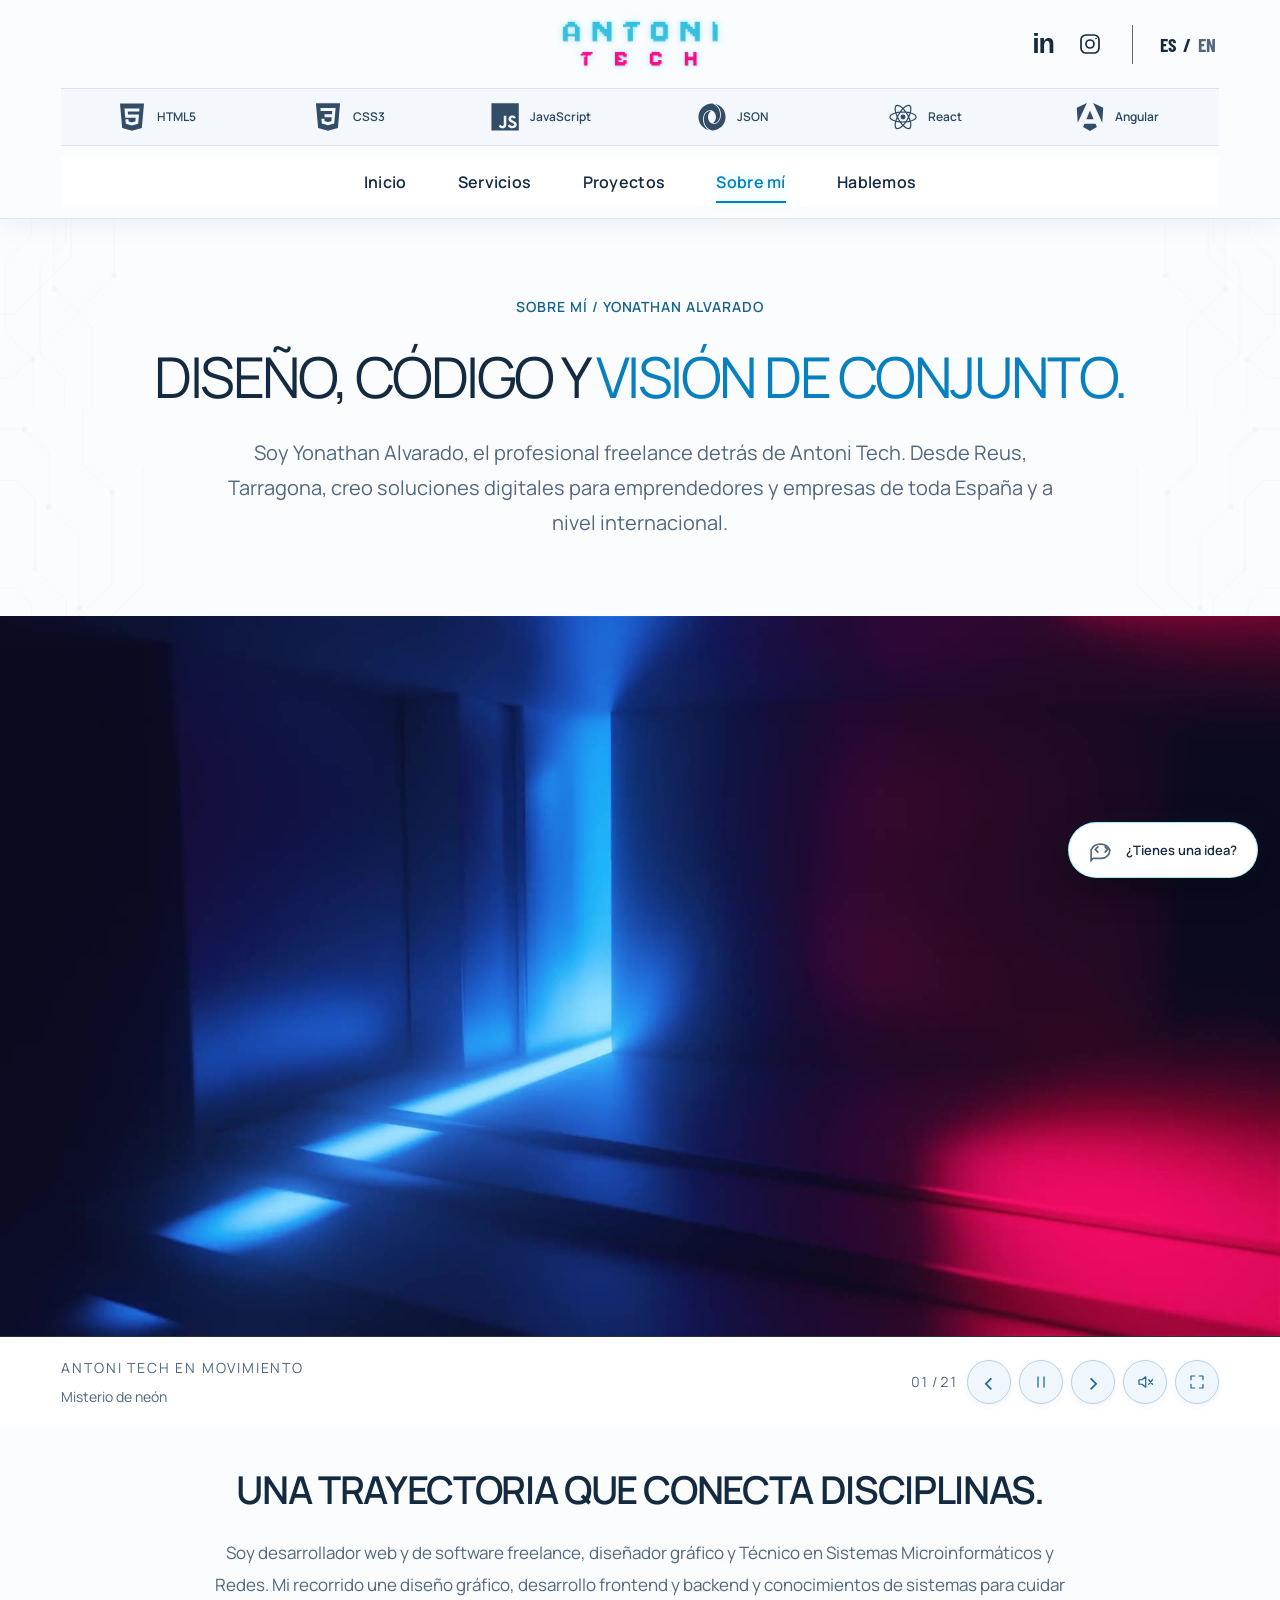
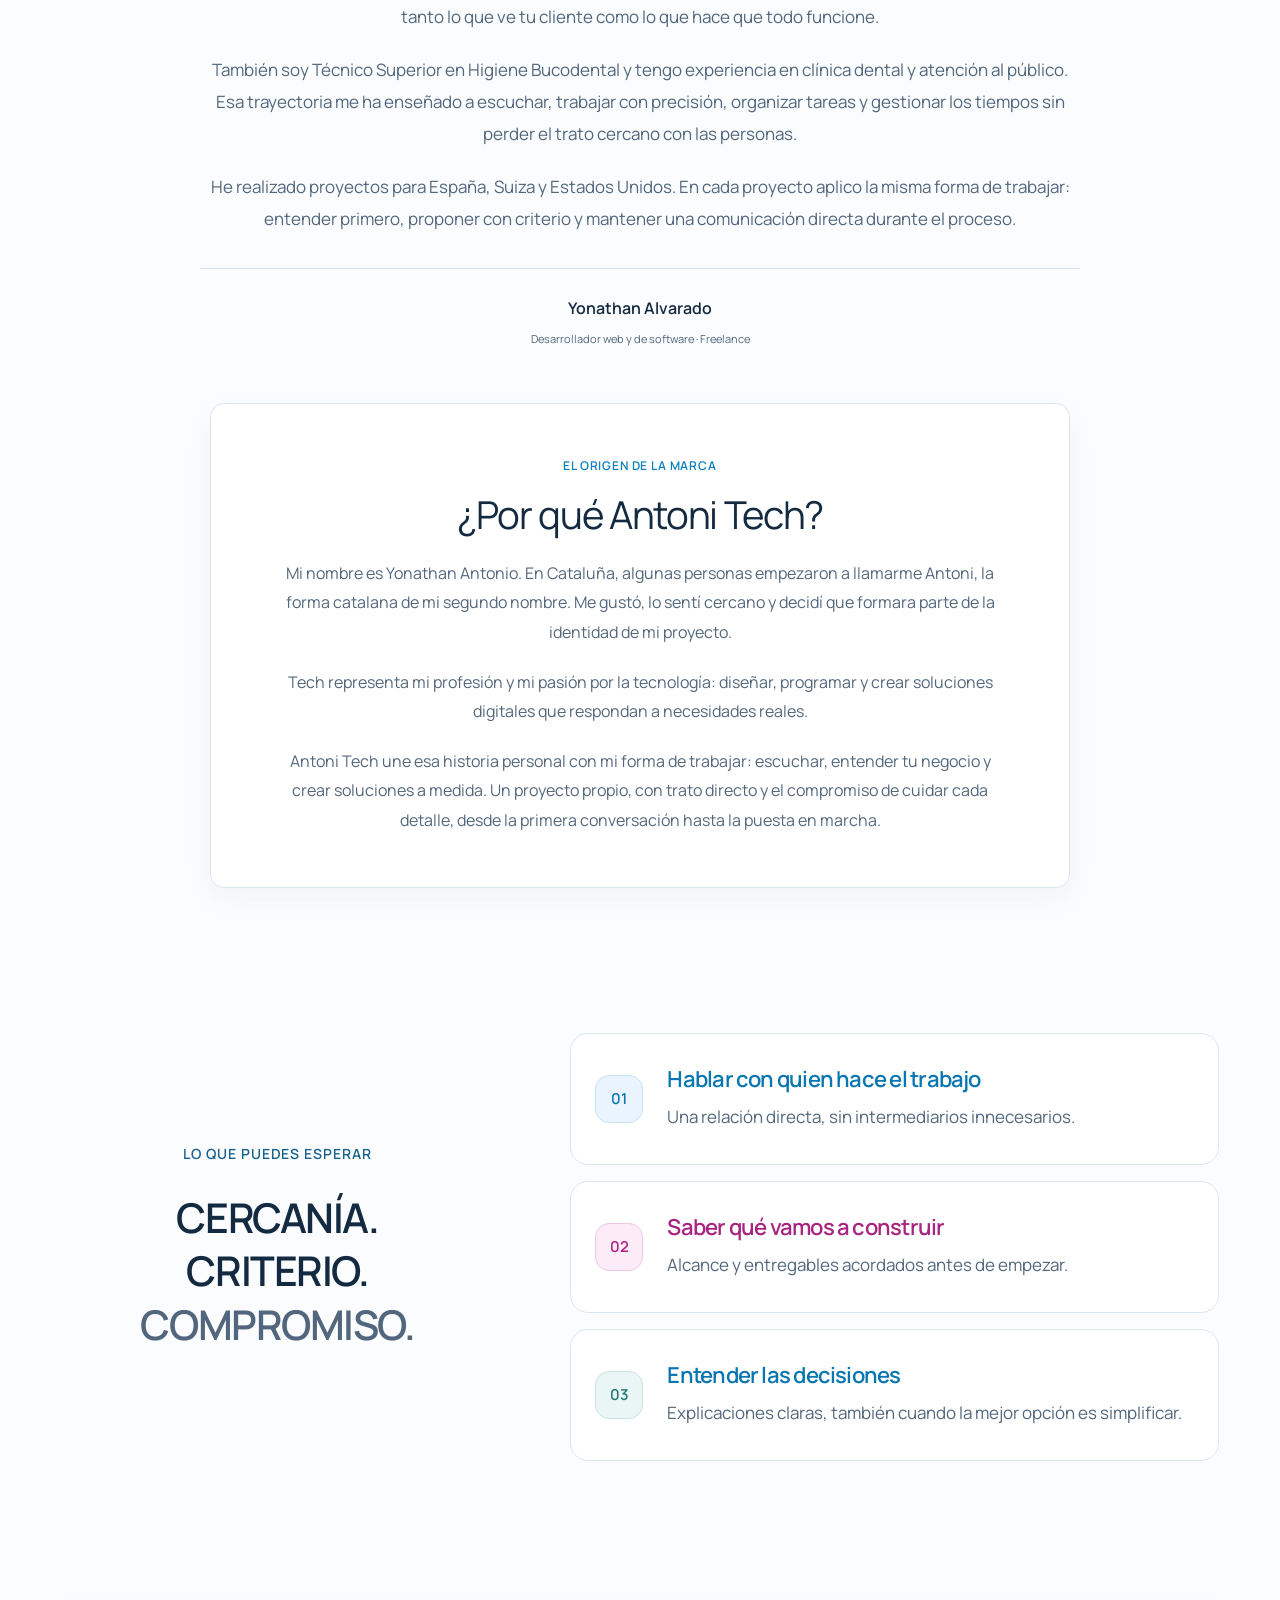
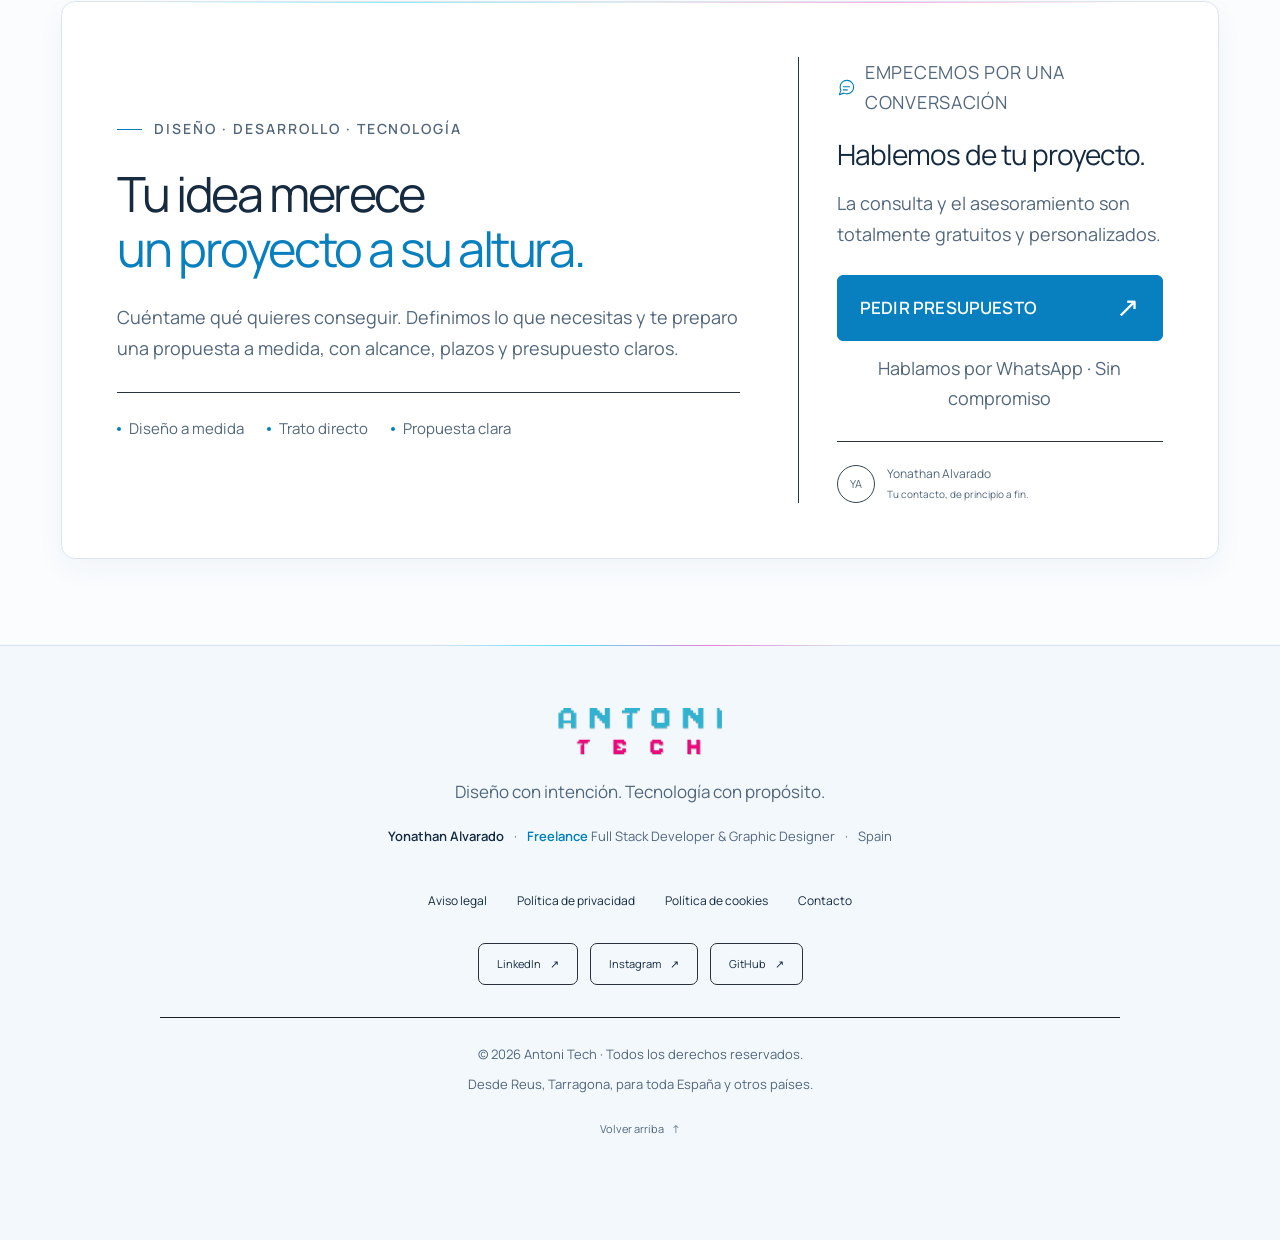
<file: sobre-mi/index.html>
<!doctype html>
<html lang="es"><head><meta charset="utf-8"><meta name="viewport" content="width=device-width, initial-scale=1, viewport-fit=cover">
<title data-es="Yonathan Alvarado, desarrollador freelance · Antoni Tech" data-en="Yonathan Alvarado, freelance developer · Antoni Tech">Yonathan Alvarado, desarrollador freelance · Antoni Tech</title>
<meta name="author" content="Yonathan Alvarado"><meta name="description" content="Conoce a Yonathan Alvarado: desarrollador web y de software freelance, diseñador gráfico y técnico en sistemas. Desde Reus para España y otros países." data-es="Conoce a Yonathan Alvarado: desarrollador web y de software freelance, diseñador gráfico y técnico en sistemas. Desde Reus para España y otros países." data-en="Meet Yonathan Alvarado: freelance web and software developer, graphic designer and IT technician. Based in Reus, working in Spain and internationally." data-i18n-attr="content"><meta name="theme-color" content="#080a0e"><link rel="canonical" href="https://antonitech.es/sobre-mi/">
<meta property="og:title" content="Yonathan Alvarado, desarrollador freelance · Antoni Tech"><meta property="og:description" content="Conoce a Yonathan Alvarado: desarrollador web y de software freelance, diseñador gráfico y técnico en sistemas. Desde Reus para España y otros países."><meta property="og:type" content="website"><meta property="og:url" content="https://antonitech.es/sobre-mi/"><meta property="og:image" content="https://antonitech.es/assets/hero-metallic.png"><meta property="og:locale" content="es_ES"><meta name="twitter:card" content="summary_large_image"><link rel="icon" href="../assets/antoni-tech-logo.png" type="image/png"><link rel="preload" href="../assets/barlow-condensed-800.ttf" as="font" type="font/ttf" crossorigin><link rel="stylesheet" href="../assets/site.css?v=9b2bd3237c"><link rel="stylesheet" href="../assets/minimal.css?v=0efb3f55ea"><link rel="stylesheet" href="../assets/showcase.css?v=391486834e"><link rel="stylesheet" href="../assets/navigation.css?v=d622c39300"><link rel="stylesheet" href="../assets/hero-media.css?v=bc6b47ca57"><link rel="stylesheet" href="../assets/assistant.css?v=bf14a8760d"><link rel="stylesheet" href="../assets/responsive.css?v=7dd0f3e524"><script type="module" src="../assets/assistant.mjs?v=11e9ee3838"></script><script src="../assets/site.js?v=f391092837" defer></script><script src="../assets/navigation.js?v=28f176536f" defer></script><link rel="stylesheet" href="../assets/light-tech.css?v=20261019-publicacion-2"></head>
<body id="top" class="inner-page"><a class="skip-link" href="#contenido"><span data-es="Saltar al contenido" data-en="Skip to content">Saltar al contenido</span></a>
    <div class="header-spacer" aria-hidden="true"></div><header class="site-header" data-adaptive-header><div class="header-top">
    <a class="brand" href="../index.html" aria-label="Antoni Tech · Inicio"><span class="logo-crop"><img src="../assets/antoni-tech-logo.png" alt="Antoni Tech" width="1500" height="1548"></span></a>
    <div class="header-right"><div class="header-socials"><a href="https://www.linkedin.com/in/yonathan-alvarado-919637101/" target="_blank" rel="noopener noreferrer" aria-label="LinkedIn" class="social-icon linkedin">in</a>
    <a href="https://www.instagram.com/techantoni/" target="_blank" rel="noopener noreferrer" aria-label="Instagram" class="social-icon"><svg viewBox="0 0 24 24" fill="none" stroke="currentColor" stroke-width="1.7" aria-hidden="true"><rect x="3" y="3" width="18" height="18" rx="5"/><circle cx="12" cy="12" r="4"/><circle cx="18" cy="6.5" r=".8" fill="currentColor" stroke="none"/></svg></a></div><div class="language-switch" role="group" aria-label="Language"><button type="button" data-lang="es" aria-pressed="true">ES</button><span aria-hidden="true">/</span><button type="button" data-lang="en" aria-pressed="false">EN</button></div></div></div><div class="technology-band" role="region" aria-label="Tecnologías y herramientas" data-es="Tecnologías y herramientas" data-en="Technologies and tools" data-i18n-attr="aria-label">
    <div class="technology-window"><div class="technology-track"><ul class="technology-group"><li class="technology-logo"><img src="../assets/technologies/html5.svg" alt="" width="28" height="28" decoding="async"><span>HTML5</span></li><li class="technology-logo"><img src="../assets/technologies/css3.svg" alt="" width="28" height="28" decoding="async"><span>CSS3</span></li><li class="technology-logo"><img src="../assets/technologies/javascript.svg" alt="" width="28" height="28" decoding="async"><span>JavaScript</span></li><li class="technology-logo"><img src="../assets/technologies/json.svg" alt="" width="28" height="28" decoding="async"><span>JSON</span></li><li class="technology-logo"><img src="../assets/technologies/react.svg" alt="" width="28" height="28" decoding="async"><span>React</span></li><li class="technology-logo"><img src="../assets/technologies/angular.svg" alt="" width="28" height="28" decoding="async"><span>Angular</span></li><li class="technology-logo"><img src="../assets/technologies/python.svg" alt="" width="28" height="28" decoding="async"><span>Python</span></li><li class="technology-logo"><img src="../assets/technologies/java.svg" alt="" width="28" height="28" decoding="async"><span>Java</span></li><li class="technology-logo"><img src="../assets/technologies/windows11.svg" alt="" width="28" height="28" decoding="async"><span>Windows</span></li><li class="technology-logo"><img src="../assets/technologies/linux.svg" alt="" width="28" height="28" decoding="async"><span>Linux</span></li><li class="technology-logo"><img src="../assets/technologies/apple.svg" alt="" width="28" height="28" decoding="async"><span>macOS</span></li><li class="technology-logo"><img src="../assets/technologies/wordpress.svg" alt="" width="28" height="28" decoding="async"><span>WordPress</span></li><li class="technology-logo"><img src="../assets/technologies/woocommerce.svg" alt="" width="28" height="28" decoding="async"><span>WooCommerce</span></li><li class="technology-logo"><img src="../assets/technologies/prestashop.svg" alt="" width="28" height="28" decoding="async"><span>PrestaShop</span></li><li class="technology-logo"><img src="../assets/technologies/git.svg" alt="" width="28" height="28" decoding="async"><span>Git</span></li><li class="technology-logo"><img src="../assets/technologies/github.svg" alt="" width="28" height="28" decoding="async"><span>GitHub</span></li><li class="technology-logo"><img src="../assets/technologies/docker.svg" alt="" width="28" height="28" decoding="async"><span>Docker</span></li><li class="technology-logo"><img src="../assets/technologies/kubernetes.svg" alt="" width="28" height="28" decoding="async"><span>Kubernetes</span></li><li class="technology-logo"><img src="../assets/technologies/amazonwebservices.svg" alt="" width="28" height="28" decoding="async"><span>AWS</span></li><li class="technology-logo"><img src="../assets/technologies/azure.svg" alt="" width="28" height="28" decoding="async"><span>Azure</span></li><li class="technology-logo"><img src="../assets/technologies/zoho.svg" alt="" width="28" height="28" decoding="async"><span>Zoho CRM</span></li><li class="technology-logo"><img src="../assets/technologies/figma.svg" alt="" width="28" height="28" decoding="async"><span>Figma</span></li><li class="technology-logo"><img src="../assets/technologies/illustrator.svg" alt="" width="28" height="28" decoding="async"><span>Illustrator</span></li><li class="technology-logo"><img src="../assets/technologies/photoshop.svg" alt="" width="28" height="28" decoding="async"><span>Photoshop</span></li><li class="technology-logo"><img src="../assets/technologies/threedsmax.svg" alt="" width="28" height="28" decoding="async"><span>Autodesk 3ds Max</span></li><li class="technology-logo"><img src="../assets/technologies/autocad.svg" alt="" width="28" height="28" decoding="async"><span>AutoCAD</span></li><li class="technology-logo"><img src="../assets/technologies/coreldraw.svg" alt="" width="28" height="28" decoding="async"><span>CorelDRAW</span></li><li class="technology-logo"><img src="../assets/technologies/php.svg" alt="" width="28" height="28" decoding="async"><span>PHP</span></li><li class="technology-logo"><img src="../assets/technologies/mysql.svg" alt="" width="28" height="28" decoding="async"><span>MySQL</span></li><li class="technology-logo"><img src="../assets/technologies/phpmyadmin.svg" alt="" width="28" height="28" decoding="async"><span>phpMyAdmin</span></li><li class="technology-logo"><img src="../assets/technologies/postgresql.svg" alt="" width="28" height="28" decoding="async"><span>PostgreSQL</span></li><li class="technology-logo"><img src="../assets/technologies/typescript.svg" alt="" width="28" height="28" decoding="async"><span>TypeScript</span></li><li class="technology-logo"><img src="../assets/technologies/nextjs.svg" alt="" width="28" height="28" decoding="async"><span>Next.js</span></li><li class="technology-logo"><img src="../assets/technologies/supabase.svg" alt="" width="28" height="28" decoding="async"><span>Supabase</span></li><li class="technology-logo"><img src="../assets/technologies/n8n.svg" alt="" width="28" height="28" decoding="async"><span>n8n</span></li><li class="technology-logo"><img src="../assets/technologies/vscode.svg" alt="" width="28" height="28" decoding="async"><span>VS Code</span></li><li class="technology-logo"><img src="../assets/technologies/apache.svg" alt="" width="28" height="28" decoding="async"><span>Apache</span></li><li class="technology-logo"><img src="../assets/technologies/nginx.svg" alt="" width="28" height="28" decoding="async"><span>Nginx</span></li><li class="technology-logo"><img src="../assets/technologies/xml.svg" alt="" width="28" height="28" decoding="async"><span>XML</span></li></ul><ul class="technology-group" aria-hidden="true" inert><li class="technology-logo"><img src="../assets/technologies/html5.svg" alt="" width="28" height="28" decoding="async"><span>HTML5</span></li><li class="technology-logo"><img src="../assets/technologies/css3.svg" alt="" width="28" height="28" decoding="async"><span>CSS3</span></li><li class="technology-logo"><img src="../assets/technologies/javascript.svg" alt="" width="28" height="28" decoding="async"><span>JavaScript</span></li><li class="technology-logo"><img src="../assets/technologies/json.svg" alt="" width="28" height="28" decoding="async"><span>JSON</span></li><li class="technology-logo"><img src="../assets/technologies/react.svg" alt="" width="28" height="28" decoding="async"><span>React</span></li><li class="technology-logo"><img src="../assets/technologies/angular.svg" alt="" width="28" height="28" decoding="async"><span>Angular</span></li><li class="technology-logo"><img src="../assets/technologies/python.svg" alt="" width="28" height="28" decoding="async"><span>Python</span></li><li class="technology-logo"><img src="../assets/technologies/java.svg" alt="" width="28" height="28" decoding="async"><span>Java</span></li><li class="technology-logo"><img src="../assets/technologies/windows11.svg" alt="" width="28" height="28" decoding="async"><span>Windows</span></li><li class="technology-logo"><img src="../assets/technologies/linux.svg" alt="" width="28" height="28" decoding="async"><span>Linux</span></li><li class="technology-logo"><img src="../assets/technologies/apple.svg" alt="" width="28" height="28" decoding="async"><span>macOS</span></li><li class="technology-logo"><img src="../assets/technologies/wordpress.svg" alt="" width="28" height="28" decoding="async"><span>WordPress</span></li><li class="technology-logo"><img src="../assets/technologies/woocommerce.svg" alt="" width="28" height="28" decoding="async"><span>WooCommerce</span></li><li class="technology-logo"><img src="../assets/technologies/prestashop.svg" alt="" width="28" height="28" decoding="async"><span>PrestaShop</span></li><li class="technology-logo"><img src="../assets/technologies/git.svg" alt="" width="28" height="28" decoding="async"><span>Git</span></li><li class="technology-logo"><img src="../assets/technologies/github.svg" alt="" width="28" height="28" decoding="async"><span>GitHub</span></li><li class="technology-logo"><img src="../assets/technologies/docker.svg" alt="" width="28" height="28" decoding="async"><span>Docker</span></li><li class="technology-logo"><img src="../assets/technologies/kubernetes.svg" alt="" width="28" height="28" decoding="async"><span>Kubernetes</span></li><li class="technology-logo"><img src="../assets/technologies/amazonwebservices.svg" alt="" width="28" height="28" decoding="async"><span>AWS</span></li><li class="technology-logo"><img src="../assets/technologies/azure.svg" alt="" width="28" height="28" decoding="async"><span>Azure</span></li><li class="technology-logo"><img src="../assets/technologies/zoho.svg" alt="" width="28" height="28" decoding="async"><span>Zoho CRM</span></li><li class="technology-logo"><img src="../assets/technologies/figma.svg" alt="" width="28" height="28" decoding="async"><span>Figma</span></li><li class="technology-logo"><img src="../assets/technologies/illustrator.svg" alt="" width="28" height="28" decoding="async"><span>Illustrator</span></li><li class="technology-logo"><img src="../assets/technologies/photoshop.svg" alt="" width="28" height="28" decoding="async"><span>Photoshop</span></li><li class="technology-logo"><img src="../assets/technologies/threedsmax.svg" alt="" width="28" height="28" decoding="async"><span>Autodesk 3ds Max</span></li><li class="technology-logo"><img src="../assets/technologies/autocad.svg" alt="" width="28" height="28" decoding="async"><span>AutoCAD</span></li><li class="technology-logo"><img src="../assets/technologies/coreldraw.svg" alt="" width="28" height="28" decoding="async"><span>CorelDRAW</span></li><li class="technology-logo"><img src="../assets/technologies/php.svg" alt="" width="28" height="28" decoding="async"><span>PHP</span></li><li class="technology-logo"><img src="../assets/technologies/mysql.svg" alt="" width="28" height="28" decoding="async"><span>MySQL</span></li><li class="technology-logo"><img src="../assets/technologies/phpmyadmin.svg" alt="" width="28" height="28" decoding="async"><span>phpMyAdmin</span></li><li class="technology-logo"><img src="../assets/technologies/postgresql.svg" alt="" width="28" height="28" decoding="async"><span>PostgreSQL</span></li><li class="technology-logo"><img src="../assets/technologies/typescript.svg" alt="" width="28" height="28" decoding="async"><span>TypeScript</span></li><li class="technology-logo"><img src="../assets/technologies/nextjs.svg" alt="" width="28" height="28" decoding="async"><span>Next.js</span></li><li class="technology-logo"><img src="../assets/technologies/supabase.svg" alt="" width="28" height="28" decoding="async"><span>Supabase</span></li><li class="technology-logo"><img src="../assets/technologies/n8n.svg" alt="" width="28" height="28" decoding="async"><span>n8n</span></li><li class="technology-logo"><img src="../assets/technologies/vscode.svg" alt="" width="28" height="28" decoding="async"><span>VS Code</span></li><li class="technology-logo"><img src="../assets/technologies/apache.svg" alt="" width="28" height="28" decoding="async"><span>Apache</span></li><li class="technology-logo"><img src="../assets/technologies/nginx.svg" alt="" width="28" height="28" decoding="async"><span>Nginx</span></li><li class="technology-logo"><img src="../assets/technologies/xml.svg" alt="" width="28" height="28" decoding="async"><span>XML</span></li></ul></div></div></div><div class="navigation-bar">
      <a class="brand compact-brand" href="../index.html" aria-label="Antoni Tech · Inicio / Home"><span class="logo-crop"><img src="../assets/antoni-tech-logo.png" alt="Antoni Tech" width="1500" height="1548"></span></a>
      <nav class="primary-nav" id="primary-navigation" aria-label="Principal / Main navigation"><a href="../index.html"><span data-es="Inicio" data-en="Home">Inicio</span></a><a href="../servicios/index.html"><span data-es="Servicios" data-en="Services">Servicios</span></a><a href="../proyectos/index.html" class="nav-projects"><span data-es="Proyectos" data-en="Work">Proyectos</span></a><a href="../sobre-mi/index.html" aria-current="page"><span data-es="Sobre mí" data-en="About">Sobre mí</span></a><a href="../contacto/index.html"><span data-es="Hablemos" data-en="Let’s talk">Hablemos</span></a></nav>
      <div class="compact-actions"><a class="header-whatsapp" href="https://wa.me/34635977484?text=Hola%2C%20Yonathan.%20Me%20gustar%C3%ADa%20pedir%20presupuesto%20para%20mi%20proyecto." data-whatsapp data-url-es="https://wa.me/34635977484?text=Hola%2C%20Yonathan.%20Me%20gustar%C3%ADa%20pedir%20presupuesto%20para%20mi%20proyecto." data-url-en="https://wa.me/34635977484?text=Hi%20Yonathan%2C%20I%20would%20like%20to%20request%20a%20quote%20for%20my%20project." target="_blank" rel="noopener noreferrer" aria-label="Hablemos por WhatsApp" data-es="Hablemos por WhatsApp" data-en="Let’s talk on WhatsApp" data-i18n-attr="aria-label"><svg viewBox="0 0 24 24" fill="none" stroke="currentColor" stroke-width="1.6" aria-hidden="true"><path d="M20.5 11.5a8.5 8.5 0 0 1-12.3 7.6L3 21l1.9-5.2A8.5 8.5 0 1 1 20.5 11.5Z"/><path d="M8 8c0 4 4 8 8 8l1-2-3-1-1 1-3-3 1-1-1-3-2 1Z"/></svg><span class="header-whatsapp-desktop"><span data-es="Hablemos" data-en="Let’s talk">Hablemos</span></span><span class="header-whatsapp-mobile">WhatsApp</span></a><button class="nav-toggle" type="button" aria-controls="primary-navigation" aria-expanded="false"><span data-es="Menú" data-en="Menu">Menú</span><span class="nav-toggle-icon" aria-hidden="true"></span></button></div>
    </div></header><main id="contenido"><section class="page-heading wrap"><p data-es="SOBRE MÍ / YONATHAN ALVARADO" data-en="ABOUT / YONATHAN ALVARADO" class="eyebrow">SOBRE MÍ / YONATHAN ALVARADO</p><h1><span class="heading-start" data-es="DISEÑO, CÓDIGO Y" data-en="DESIGN, CODE AND">DISEÑO, CÓDIGO Y</span> <span class="heading-accent" data-es="VISIÓN DE CONJUNTO." data-en="THE BIG PICTURE.">VISIÓN DE CONJUNTO.</span></h1><p data-es="Soy Yonathan Alvarado, el profesional freelance detrás de Antoni Tech. Desde Reus, Tarragona, creo soluciones digitales para emprendedores y empresas de toda España y a nivel internacional." data-en="I’m Yonathan Alvarado, the freelance professional behind Antoni Tech. Based in Reus, Tarragona, I create digital solutions for entrepreneurs and businesses throughout Spain and internationally." class="lead">Soy Yonathan Alvarado, el profesional freelance detrás de Antoni Tech. Desde Reus, Tarragona, creo soluciones digitales para emprendedores y empresas de toda España y a nivel internacional.</p></section><section class="about-story"><figure class="brand-showreel" data-brand-showreel>
      <video id="brand-showreel-video" class="brand-showreel-video" controls playsinline muted loop preload="none" poster="../assets/brand-films/poster-priority.jpg?v=20261019" width="1920" height="1080" aria-label="Identidad visual de Antoni Tech" data-es="Identidad visual de Antoni Tech" data-en="Antoni Tech visual identity" data-i18n-attr="aria-label"><source src="../assets/brand-films/misterio-neon.mp4?v=a3ec75215c" type="video/mp4"><span data-es="Tu navegador no admite vídeo." data-en="Your browser does not support video.">Tu navegador no admite vídeo.</span></video>
      <figcaption class="brand-showreel-caption"><div><p class="brand-showreel-label"><span data-es="ANTONI TECH EN MOVIMIENTO" data-en="ANTONI TECH IN MOTION">ANTONI TECH EN MOVIMIENTO</span></p><p class="brand-clip-title" data-brand-title>Misterio de neón</p></div>
        <div class="brand-showreel-controls" data-brand-toolbar hidden>
          <span data-brand-count aria-label="Vídeo / Video">01 / 21</span>
          <button type="button" data-brand-prev aria-controls="brand-showreel-video" aria-label="Vídeo anterior" data-es="Vídeo anterior" data-en="Previous video" data-i18n-attr="aria-label">‹</button>
          <button type="button" data-brand-play data-playing="false" aria-controls="brand-showreel-video" aria-label="Reproducir vídeo"><svg viewBox="0 0 24 24" aria-hidden="true"><path class="play-icon" d="m9 5 10 7-10 7Z"/><path class="pause-icon" d="M8 5v14M16 5v14"/></svg></button>
          <button type="button" data-brand-next aria-controls="brand-showreel-video" aria-label="Vídeo siguiente" data-es="Vídeo siguiente" data-en="Next video" data-i18n-attr="aria-label">›</button>
          <button type="button" data-brand-sound data-muted="true" aria-controls="brand-showreel-video" aria-label="Activar sonido" aria-pressed="false"><svg viewBox="0 0 24 24" aria-hidden="true"><path d="M4 9h4l5-4v14l-5-4H4Z"/><path class="sound-on-icon" d="M16 8c2 2 2 6 0 8m3-11c4 4 4 10 0 14"/><path class="sound-off-icon" d="m17 9 5 6m0-6-5 6"/></svg></button>
          <button type="button" data-brand-fullscreen aria-label="Pantalla completa"><svg viewBox="0 0 24 24" aria-hidden="true"><path d="M9 4H4v5m11-5h5v5M4 15v5h5m11-5v5h-5"/></svg></button>
        </div>
      </figcaption>
      <p class="brand-video-notice" data-brand-notice role="status" hidden><span data-es="No se ha podido reproducir este vídeo. Prueba el siguiente." data-en="This video could not be played. Try the next one.">No se ha podido reproducir este vídeo. Prueba el siguiente.</span></p><ol data-brand-playlist hidden><li><a href="../assets/brand-films/misterio-neon.mp4?v=a3ec75215c" data-es="Misterio de neón" data-en="Neon mystery">Misterio de neón</a></li><li><a href="../assets/brand-films/nube.mp4?v=8dab9f938f" data-es="Informática y nube" data-en="Computing &amp; cloud">Informática y nube</a></li><li><a href="../assets/brand-films/activacion.mp4?v=84241f0a83" data-es="Activación tecnológica" data-en="Technology activation">Activación tecnológica</a></li><li><a href="../assets/brand-films/pixelado.mp4?v=e9734ab27b" data-es="Pixelado" data-en="Pixel reveal">Pixelado</a></li><li><a href="../assets/brand-films/luz-led.mp4?v=85f30f47a7" data-es="Luz LED" data-en="LED light">Luz LED</a></li><li><a href="../assets/brand-films/alta-tecnologia.mp4?v=81d4385fe7" data-es="Alta tecnología" data-en="High technology">Alta tecnología</a></li><li><a href="../assets/brand-films/circuitos-digitales.mp4?v=334f13a89b" data-es="Circuitos digitales" data-en="Digital circuits">Circuitos digitales</a></li><li><a href="../assets/brand-films/high-tech.mp4?v=670ec002f4" data-es="High-Tech Circuit" data-en="High-Tech Circuit">High-Tech Circuit</a></li><li><a href="../assets/brand-films/reforma-tecnologica.mp4?v=c8a88786d7" data-es="Reforma tecnológica" data-en="Technological transformation">Reforma tecnológica</a></li><li><a href="../assets/brand-films/holograma.mp4?v=fd22f03e4f" data-es="Holograma colorido" data-en="Colourful hologram">Holograma colorido</a></li><li><a href="../assets/brand-films/esfera-futurista.mp4?v=2f33afc297" data-es="Esfera futurista" data-en="Futuristic sphere">Esfera futurista</a></li><li><a href="../assets/brand-films/esfera-capas.mp4?v=11b134a3c3" data-es="Esfera en capas" data-en="Layered sphere">Esfera en capas</a></li><li><a href="../assets/brand-films/arquitectonico.mp4?v=335fea7245" data-es="Arquitectónico" data-en="Architectural">Arquitectónico</a></li><li><a href="../assets/brand-films/marmol.mp4?v=1e5781b215" data-es="Estética de mármol" data-en="Marble aesthetics">Estética de mármol</a></li><li><a href="../assets/brand-films/reaccion-cadena.mp4?v=e11574e3f8" data-es="Reacción en cadena" data-en="Chain reaction">Reacción en cadena</a></li><li><a href="../assets/brand-films/auto-cibernetico.mp4?v=48bff709ef" data-es="Auto cibernético" data-en="Cybernetic car">Auto cibernético</a></li><li><a href="../assets/brand-films/robot-arana.mp4?v=929aee4743" data-es="Robot araña" data-en="Spider robot">Robot araña</a></li><li><a href="../assets/brand-films/glitch-cyberpunk.mp4?v=ce046135da" data-es="Glitch Cyberpunk" data-en="Cyberpunk glitch">Glitch Cyberpunk</a></li><li><a href="../assets/brand-films/movimiento-digital.mp4?v=275b307c2a" data-es="Movimiento digital" data-en="Digital motion">Movimiento digital</a></li><li><a href="../assets/brand-films/formas-neon.mp4?v=ef21f7db5b" data-es="Formas de neón" data-en="Neon shapes">Formas de neón</a></li><li><a href="../assets/brand-films/capa-circular-3d.mp4?v=d98ab3e05a" data-es="Capa circular 3D" data-en="3D circular layer">Capa circular 3D</a></li></ol>
    </figure><div class="story-copy"><h2 data-es="UNA TRAYECTORIA QUE CONECTA DISCIPLINAS." data-en="A BACKGROUND THAT CONNECTS DISCIPLINES.">UNA TRAYECTORIA QUE CONECTA DISCIPLINAS.</h2><p data-es="Soy desarrollador web y de software freelance, diseñador gráfico y Técnico en Sistemas Microinformáticos y Redes. Mi recorrido une diseño gráfico, desarrollo frontend y backend y conocimientos de sistemas para cuidar tanto lo que ve tu cliente como lo que hace que todo funcione." data-en="I am a freelance web and software developer, graphic designer and Computer Systems &amp; Networking Technician. My background combines graphic design, frontend and backend development, and systems knowledge to take care of both what your customer sees and what makes everything work.">Soy desarrollador web y de software freelance, diseñador gráfico y Técnico en Sistemas Microinformáticos y Redes. Mi recorrido une diseño gráfico, desarrollo frontend y backend y conocimientos de sistemas para cuidar tanto lo que ve tu cliente como lo que hace que todo funcione.</p><p data-es="También soy Técnico Superior en Higiene Bucodental y tengo experiencia en clínica dental y atención al público. Esa trayectoria me ha enseñado a escuchar, trabajar con precisión, organizar tareas y gestionar los tiempos sin perder el trato cercano con las personas." data-en="I also hold a Higher Vocational Qualification in Dental Hygiene and have experience in dental clinics and customer service. That background taught me to listen, work precisely, organise tasks and manage time while maintaining a personal approach.">También soy Técnico Superior en Higiene Bucodental y tengo experiencia en clínica dental y atención al público. Esa trayectoria me ha enseñado a escuchar, trabajar con precisión, organizar tareas y gestionar los tiempos sin perder el trato cercano con las personas.</p><p data-es="He realizado proyectos para España, Suiza y Estados Unidos. En cada proyecto aplico la misma forma de trabajar: entender primero, proponer con criterio y mantener una comunicación directa durante el proceso." data-en="I have delivered projects for Spain, Switzerland and the United States. I bring the same approach to each project: understand first, make thoughtful proposals and keep communication direct throughout the process.">He realizado proyectos para España, Suiza y Estados Unidos. En cada proyecto aplico la misma forma de trabajar: entender primero, proponer con criterio y mantener una comunicación directa durante el proceso.</p><div class="signature-line"><strong>Yonathan Alvarado</strong><span data-es="Desarrollador web y de software · Freelance" data-en="Web &amp; Software Developer · Freelance">Desarrollador web y de software · Freelance</span></div></div></section><section class="brand-origin-section wrap" aria-labelledby="brand-origin-title"><div class="brand-origin"><p data-es="EL ORIGEN DE LA MARCA" data-en="THE STORY BEHIND THE NAME" class="eyebrow">EL ORIGEN DE LA MARCA</p><h2 id="brand-origin-title"><span data-es="¿Por qué Antoni Tech?" data-en="Why Antoni Tech?">¿Por qué Antoni Tech?</span></h2><p data-es="Mi nombre es Yonathan Antonio. En Cataluña, algunas personas empezaron a llamarme Antoni, la forma catalana de mi segundo nombre. Me gustó, lo sentí cercano y decidí que formara parte de la identidad de mi proyecto." data-en="My name is Yonathan Antonio. In Catalonia, some people began calling me Antoni, the Catalan form of my middle name. I liked it, it felt familiar, and I decided to make it part of my business identity.">Mi nombre es Yonathan Antonio. En Cataluña, algunas personas empezaron a llamarme Antoni, la forma catalana de mi segundo nombre. Me gustó, lo sentí cercano y decidí que formara parte de la identidad de mi proyecto.</p><p data-es="Tech representa mi profesión y mi pasión por la tecnología: diseñar, programar y crear soluciones digitales que respondan a necesidades reales." data-en="Tech represents my profession and my passion for technology: designing, programming and creating digital solutions that meet real needs.">Tech representa mi profesión y mi pasión por la tecnología: diseñar, programar y crear soluciones digitales que respondan a necesidades reales.</p><p data-es="Antoni Tech une esa historia personal con mi forma de trabajar: escuchar, entender tu negocio y crear soluciones a medida. Un proyecto propio, con trato directo y el compromiso de cuidar cada detalle, desde la primera conversación hasta la puesta en marcha." data-en="Antoni Tech brings that personal story together with the way I work: listening, understanding your business and creating tailored solutions. My own venture, built on direct communication and a commitment to every detail, from the first conversation to launch.">Antoni Tech une esa historia personal con mi forma de trabajar: escuchar, entender tu negocio y crear soluciones a medida. Un proyecto propio, con trato directo y el compromiso de cuidar cada detalle, desde la primera conversación hasta la puesta en marcha.</p></div></section><section class="about-principles wrap"><div><p data-es="LO QUE PUEDES ESPERAR" data-en="WHAT YOU CAN EXPECT" class="eyebrow">LO QUE PUEDES ESPERAR</p><h2><span data-es="CERCANÍA." data-en="DIRECT CONTACT.">CERCANÍA.</span><br><span data-es="CRITERIO." data-en="CLEAR THINKING.">CRITERIO.</span><br><span data-es="COMPROMISO." data-en="COMMITMENT." class="muted">COMPROMISO.</span></h2></div><div class="principle-list"><article><h3 data-es="Hablar con quien hace el trabajo" data-en="Talk to the person doing the work">Hablar con quien hace el trabajo</h3><p data-es="Una relación directa, sin intermediarios innecesarios." data-en="A direct relationship, without unnecessary intermediaries.">Una relación directa, sin intermediarios innecesarios.</p></article><article><h3 data-es="Saber qué vamos a construir" data-en="Know what we’re building">Saber qué vamos a construir</h3><p data-es="Alcance y entregables acordados antes de empezar." data-en="Scope and deliverables agreed before we begin.">Alcance y entregables acordados antes de empezar.</p></article><article><h3 data-es="Entender las decisiones" data-en="Understand the decisions">Entender las decisiones</h3><p data-es="Explicaciones claras, también cuando la mejor opción es simplificar." data-en="Clear explanations, including when simplifying is the best option.">Explicaciones claras, también cuando la mejor opción es simplificar.</p></article></div></section><section class="cta-section cta-premium wrap" aria-labelledby="project-invitation-title"><div class="cta-panel">
      <div class="cta-content"><p data-es="DISEÑO · DESARROLLO · TECNOLOGÍA" data-en="DESIGN · DEVELOPMENT · TECHNOLOGY" class="eyebrow">DISEÑO · DESARROLLO · TECNOLOGÍA</p>
        <h2 class="cta-title" id="project-invitation-title"><span data-es="Tu idea merece" data-en="Your idea deserves" class="cta-title-start">Tu idea merece</span><span data-es="un proyecto a su altura." data-en="a project to match." class="cta-title-accent">un proyecto a su altura.</span></h2>
        <p data-es="Cuéntame qué quieres conseguir. Definimos lo que necesitas y te preparo una propuesta a medida, con alcance, plazos y presupuesto claros." data-en="Tell me what you want to achieve. We’ll define what you need, and I’ll prepare a tailored proposal with a clear scope, timeline and budget." class="cta-description">Cuéntame qué quieres conseguir. Definimos lo que necesitas y te preparo una propuesta a medida, con alcance, plazos y presupuesto claros.</p>
        <ul class="cta-values"><li><span data-es="Diseño a medida" data-en="Tailored design">Diseño a medida</span></li><li><span data-es="Trato directo" data-en="Direct contact">Trato directo</span></li><li><span data-es="Propuesta clara" data-en="A clear proposal">Propuesta clara</span></li></ul>
      </div>
      <div class="cta-invitation"><p class="cta-conversation-label"><svg viewBox="0 0 24 24" aria-hidden="true"><path d="M21 11.5a8.4 8.4 0 0 1-.9 3.8 8.5 8.5 0 0 1-7.6 4.7 8.4 8.4 0 0 1-3.8-.9L3 21l1.9-5.7a8.4 8.4 0 0 1-.9-3.8 8.5 8.5 0 0 1 4.7-7.6 8.4 8.4 0 0 1 3.8-.9h.5a8.5 8.5 0 0 1 8 8v.5Z"/><path d="M8 11h8m-8 4h5"/></svg><span data-es="EMPECEMOS POR UNA CONVERSACIÓN" data-en="LET’S START WITH A CONVERSATION">EMPECEMOS POR UNA CONVERSACIÓN</span></p>
        <h3 data-es="Hablemos de tu proyecto." data-en="Let’s talk about your project.">Hablemos de tu proyecto.</h3>
        <p data-es="La consulta y el asesoramiento son totalmente gratuitos y personalizados." data-en="The consultation and advice are completely free and personalised." class="cta-consultation">La consulta y el asesoramiento son totalmente gratuitos y personalizados.</p>
        <a class="button button-solid" href="https://wa.me/34635977484?text=Hola%2C%20Yonathan.%20Me%20gustar%C3%ADa%20pedir%20presupuesto%20para%20mi%20proyecto." target="_blank" rel="noopener noreferrer" data-whatsapp data-url-es="https://wa.me/34635977484?text=Hola%2C%20Yonathan.%20Me%20gustar%C3%ADa%20pedir%20presupuesto%20para%20mi%20proyecto." data-url-en="https://wa.me/34635977484?text=Hi%20Yonathan%2C%20I%20would%20like%20to%20request%20a%20quote%20for%20my%20project."><span data-es="PEDIR PRESUPUESTO" data-en="REQUEST A QUOTE">PEDIR PRESUPUESTO</span><span aria-hidden="true">↗</span></a>
        <p data-es="Hablamos por WhatsApp · Sin compromiso" data-en="Let’s talk on WhatsApp · No obligation" class="cta-channel">Hablamos por WhatsApp · Sin compromiso</p>
        <div class="cta-person"><span class="cta-person-mark" aria-hidden="true">YA</span><div><strong>Yonathan Alvarado</strong><span data-es="Tu contacto, de principio a fin." data-en="Your contact, from start to finish.">Tu contacto, de principio a fin.</span></div></div>
      </div>
    </div></section></main><footer class="site-footer footer-centered"><div class="footer-inner">
      <a href="../index.html" class="brand footer-brand" aria-label="Antoni Tech · Inicio / Home"><span class="logo-crop"><img src="../assets/antoni-tech-logo.png" alt="Antoni Tech" width="1500" height="1548"></span></a>
      <p data-es="Diseño con intención. Tecnología con propósito." data-en="Design with intention. Technology with purpose." class="footer-motto">Diseño con intención. Tecnología con propósito.</p>
      <a class="footer-signature" href="https://www.instagram.com/techantoni/" target="_blank" rel="noopener noreferrer"><strong>Yonathan Alvarado</strong><span aria-hidden="true">·</span><span><strong class="freelance-word">Freelance</strong> Full Stack Developer &amp; Graphic Designer</span><span aria-hidden="true">·</span><span>Spain</span></a>
      <nav class="footer-legal" aria-label="Información legal y contacto / Legal information and contact"><ul><li><a href="../aviso-legal/index.html"><span data-es="Aviso legal" data-en="Legal notice">Aviso legal</span></a></li><li><a href="../privacidad/index.html"><span data-es="Política de privacidad" data-en="Privacy policy">Política de privacidad</span></a></li><li><a href="../cookies/index.html"><span data-es="Política de cookies" data-en="Cookie policy">Política de cookies</span></a></li><li><a href="../contacto/index.html"><span data-es="Contacto" data-en="Contact">Contacto</span></a></li></ul></nav>
      <nav class="footer-socials" aria-label="Redes sociales / Social profiles"><a href="https://www.linkedin.com/in/yonathan-alvarado-919637101/" target="_blank" rel="noopener noreferrer">LinkedIn <span aria-hidden="true">↗</span></a><a href="https://www.instagram.com/techantoni/" target="_blank" rel="noopener noreferrer">Instagram <span aria-hidden="true">↗</span></a><a href="https://github.com/techantoni380-create" target="_blank" rel="noopener noreferrer">GitHub <span aria-hidden="true">↗</span></a></nav>
      <div class="footer-closing"><p>© 2026 Antoni Tech · <span data-es="Todos los derechos reservados." data-en="All rights reserved.">Todos los derechos reservados.</span></p><p data-es="Desde Reus, Tarragona, para toda España y otros países." data-en="From Reus, Tarragona, for Spain and beyond.">Desde Reus, Tarragona, para toda España y otros países.</p><a href="#top" class="footer-top"><span data-es="Volver arriba" data-en="Back to top">Volver arriba</span> <span aria-hidden="true">↑</span></a></div>
    </div></footer><dialog id="video-dialog" class="video-dialog"><button type="button" class="video-close close-button" aria-label="Cerrar vídeo / Close video">×</button><video id="brand-video" controls playsinline muted preload="none" width="1920" height="1080" aria-label="Presentación de Antoni Tech de cinco segundos"><source src="../assets/antoni-tech-5s.mp4" type="video/mp4"><span data-es="Tu navegador no admite vídeo." data-en="Your browser does not support video.">Tu navegador no admite vídeo.</span> <a href="../assets/antoni-tech-5s.mp4"><span data-es="Abrir vídeo" data-en="Open video">Abrir vídeo</span></a></video></dialog><button type="button" id="assistant-launch" class="assistant-launch" aria-haspopup="dialog" aria-controls="antoni-assistant" aria-expanded="false" hidden><svg viewBox="0 0 24 24" fill="none" stroke="currentColor" stroke-width="1.6" aria-hidden="true"><path d="M20 11.5a8 8 0 0 1-8 8H4l-2 2v-10a10 10 0 0 1 18 0Z"/><path d="m9 8-3 3 3 3m6-6 3 3-3 3"/></svg><span><span data-es="¿Tienes una idea?" data-en="Have an idea?">¿Tienes una idea?</span></span></button>
    <dialog id="antoni-assistant" class="antoni-assistant" aria-labelledby="assistant-title">
      <div class="assistant-shell">
        <header class="assistant-heading"><span class="assistant-avatar" aria-hidden="true">&lt;/&gt;</span><div><h2 id="assistant-title">Antoni Tech</h2><p id="assistant-mode"></p></div><button type="button" class="assistant-close" id="assistant-close" aria-label="Cerrar asistente" data-es="Cerrar asistente" data-en="Close assistant" data-i18n-attr="aria-label">×</button></header>
        <div class="assistant-scroll" id="assistant-scroll">
          <div id="assistant-messages" class="assistant-messages" role="log" aria-live="polite" aria-relevant="additions" aria-label="Conversación" data-es="Conversación" data-en="Conversation" data-i18n-attr="aria-label"></div>
          <div class="assistant-suggestions" id="assistant-suggestions" aria-label="Temas sugeridos" data-es="Temas sugeridos" data-en="Suggested topics" data-i18n-attr="aria-label"></div>
          <section id="assistant-handoff" class="assistant-handoff" aria-labelledby="assistant-handoff-title" hidden>
            <h3 id="assistant-handoff-title"><span data-es="Tu idea, directamente a Yonathan." data-en="Your idea, straight to Yonathan.">Tu idea, directamente a Yonathan.</span></h3>
            <label for="assistant-brief"><span data-es="Revisa o escribe tu mensaje" data-en="Review or write your message">Revisa o escribe tu mensaje</span></label>
            <textarea id="assistant-brief" rows="4" maxlength="1800"></textarea>
            <a id="assistant-whatsapp" class="assistant-primary" href="https://wa.me/34635977484" target="_blank" rel="noopener noreferrer"><span data-es="ABRIR WHATSAPP" data-en="OPEN WHATSAPP">ABRIR WHATSAPP</span> <span aria-hidden="true">↗</span></a>
            <p><span data-es="Tú confirmas el envío en WhatsApp. La consulta inicial es gratuita y personalizada." data-en="You confirm sending in WhatsApp. The initial consultation is free and personalised.">Tú confirmas el envío en WhatsApp. La consulta inicial es gratuita y personalizada.</span></p>
          </section>
        </div>
        <form id="assistant-form" class="assistant-form">
          <label for="assistant-input" class="assistant-input-label"><span data-es="¿En qué puedo orientarte?" data-en="How can I help?">¿En qué puedo orientarte?</span></label>
          <div class="assistant-compose"><input id="assistant-input" type="text" maxlength="1000" autocomplete="off" required placeholder="Webs, apps, automatización…" data-es="Webs, apps, automatización…" data-en="Websites, apps, automation…" data-i18n-attr="placeholder"><button type="submit" id="assistant-send" aria-label="Enviar pregunta" data-es="Enviar pregunta" data-en="Send question" data-i18n-attr="aria-label">↑</button></div>
          <div id="assistant-ai-notice" class="assistant-ai-notice" hidden><label for="assistant-ai-consent"><input type="checkbox" id="assistant-ai-consent"><span data-es="Usar IA: enviar mis mensajes a Cloudflare y OpenAI para responder. Puede cometer errores. No incluyas datos sensibles." data-en="Use AI: send my messages to Cloudflare and OpenAI for a reply. It may make mistakes. Do not include sensitive data.">Usar IA: enviar mis mensajes a Cloudflare y OpenAI para responder. Puede cometer errores. No incluyas datos sensibles.</span></label></div>
          <p id="assistant-status" class="assistant-status" role="status"></p>
        </form>
        <div class="assistant-actions"><button type="button" id="assistant-contact"><span data-es="Hablar con Yonathan" data-en="Talk to Yonathan">Hablar con Yonathan</span> <span aria-hidden="true">↗</span></button><button type="button" id="assistant-reset"><span data-es="Borrar chat" data-en="Clear chat">Borrar chat</span></button></div>
        <footer class="assistant-footnote"><span id="assistant-disclosure"></span><a href="../privacidad/index.html"><span data-es="Privacidad" data-en="Privacy">Privacidad</span></a></footer>
      </div>
    </dialog></body></html>
</file>
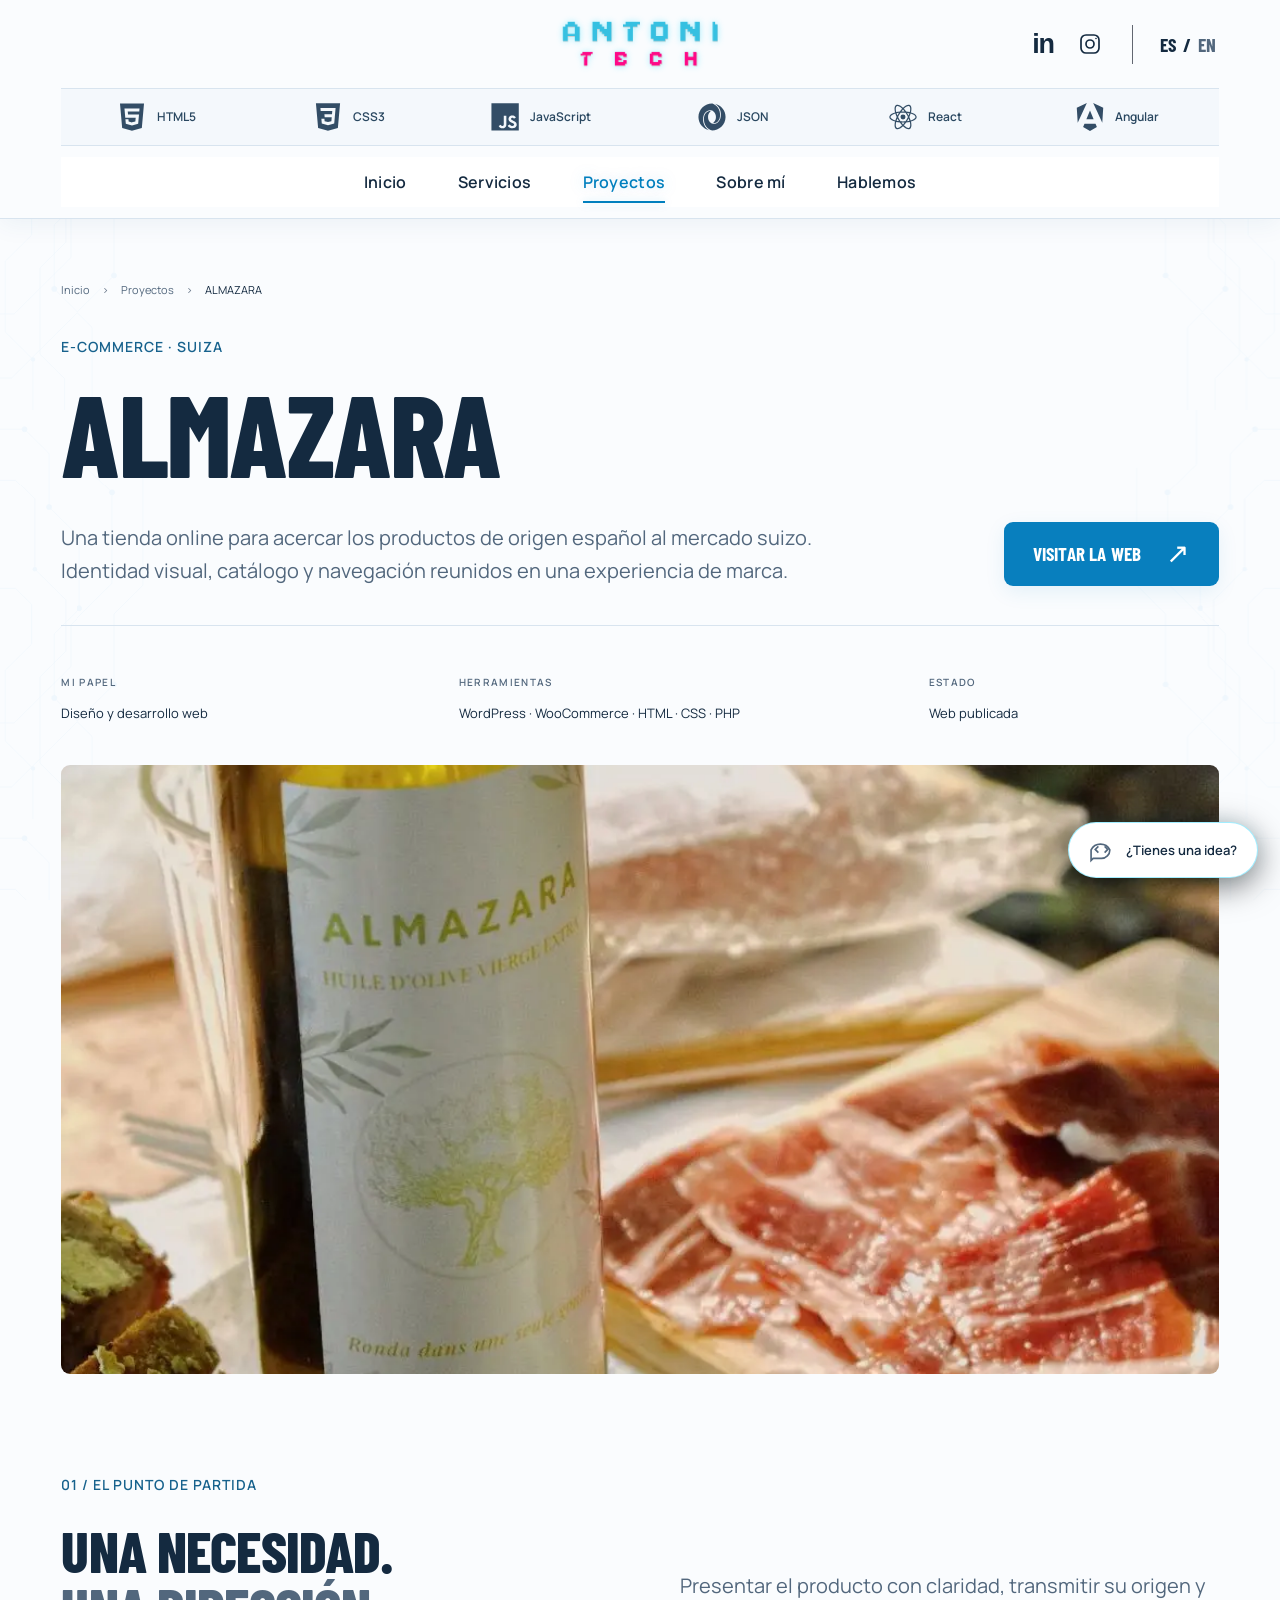
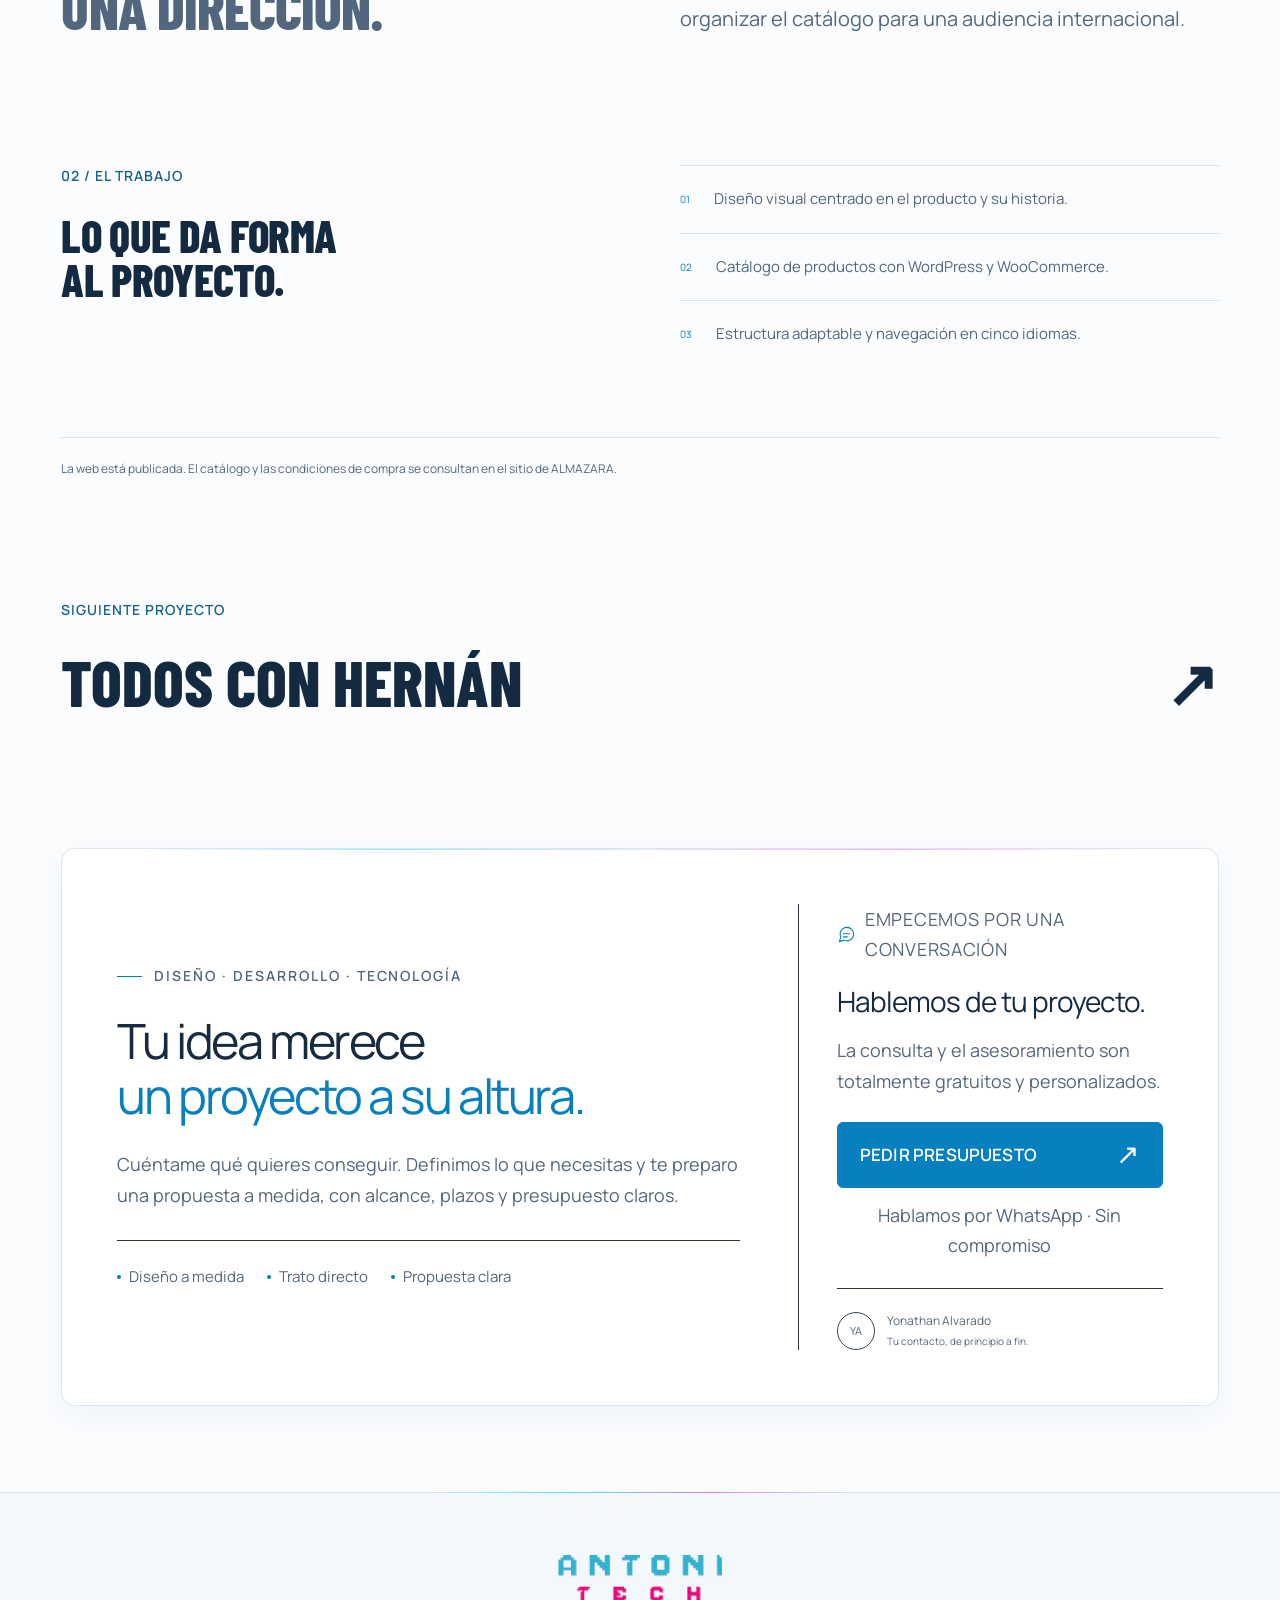
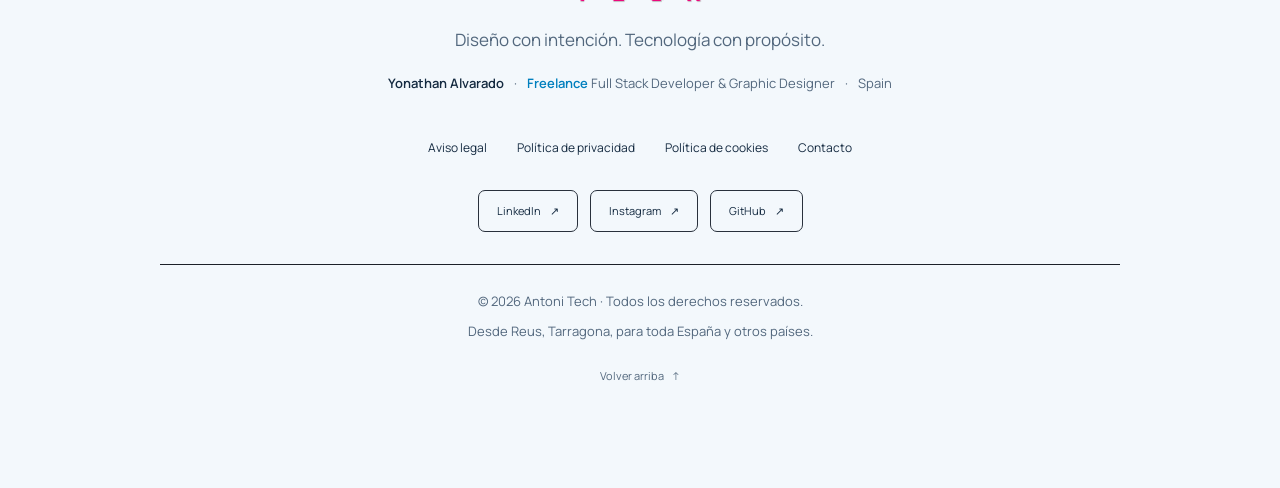
<file: proyectos/almazara/index.html>
<!doctype html>
<html lang="es"><head><meta charset="utf-8"><meta name="viewport" content="width=device-width, initial-scale=1, viewport-fit=cover">
<title data-es="ALMAZARA · Antoni Tech" data-en="ALMAZARA · Antoni Tech">ALMAZARA · Antoni Tech</title>
<meta name="author" content="Yonathan Alvarado"><meta name="description" content="Una tienda online para acercar los productos de origen español al mercado suizo. Identidad visual, catálogo y navegación reunidos en una experiencia de marca." data-es="Una tienda online para acercar los productos de origen español al mercado suizo. Identidad visual, catálogo y navegación reunidos en una experiencia de marca." data-en="An online store bringing products of Spanish origin to the Swiss market. Visual identity, a product catalogue and navigation brought together in a branded experience." data-i18n-attr="content"><meta name="theme-color" content="#080a0e"><link rel="canonical" href="https://antonitech.es/proyectos/almazara/">
<meta property="og:title" content="ALMAZARA · Antoni Tech"><meta property="og:description" content="Una tienda online para acercar los productos de origen español al mercado suizo. Identidad visual, catálogo y navegación reunidos en una experiencia de marca."><meta property="og:type" content="website"><meta property="og:url" content="https://antonitech.es/proyectos/almazara/"><meta property="og:image" content="https://antonitech.es/assets/hero-metallic.png"><meta property="og:locale" content="es_ES"><meta name="twitter:card" content="summary_large_image"><link rel="icon" href="../../assets/antoni-tech-logo.png" type="image/png"><link rel="preload" href="../../assets/barlow-condensed-800.ttf" as="font" type="font/ttf" crossorigin><link rel="stylesheet" href="../../assets/site.css?v=9b2bd3237c"><link rel="stylesheet" href="../../assets/minimal.css?v=0efb3f55ea"><link rel="stylesheet" href="../../assets/showcase.css?v=391486834e"><link rel="stylesheet" href="../../assets/navigation.css?v=d622c39300"><link rel="stylesheet" href="../../assets/hero-media.css?v=bc6b47ca57"><link rel="stylesheet" href="../../assets/assistant.css?v=bf14a8760d"><link rel="stylesheet" href="../../assets/responsive.css?v=7dd0f3e524"><script type="module" src="../../assets/assistant.mjs?v=11e9ee3838"></script><script src="../../assets/site.js?v=f391092837" defer></script><script src="../../assets/navigation.js?v=28f176536f" defer></script><link rel="stylesheet" href="../../assets/light-tech.css?v=20261019-publicacion-2"></head>
<body id="top" class="inner-page"><a class="skip-link" href="#contenido"><span data-es="Saltar al contenido" data-en="Skip to content">Saltar al contenido</span></a>
    <div class="header-spacer" aria-hidden="true"></div><header class="site-header" data-adaptive-header><div class="header-top">
    <a class="brand" href="../../index.html" aria-label="Antoni Tech · Inicio"><span class="logo-crop"><img src="../../assets/antoni-tech-logo.png" alt="Antoni Tech" width="1500" height="1548"></span></a>
    <div class="header-right"><div class="header-socials"><a href="https://www.linkedin.com/in/yonathan-alvarado-919637101/" target="_blank" rel="noopener noreferrer" aria-label="LinkedIn" class="social-icon linkedin">in</a>
    <a href="https://www.instagram.com/techantoni/" target="_blank" rel="noopener noreferrer" aria-label="Instagram" class="social-icon"><svg viewBox="0 0 24 24" fill="none" stroke="currentColor" stroke-width="1.7" aria-hidden="true"><rect x="3" y="3" width="18" height="18" rx="5"/><circle cx="12" cy="12" r="4"/><circle cx="18" cy="6.5" r=".8" fill="currentColor" stroke="none"/></svg></a></div><div class="language-switch" role="group" aria-label="Language"><button type="button" data-lang="es" aria-pressed="true">ES</button><span aria-hidden="true">/</span><button type="button" data-lang="en" aria-pressed="false">EN</button></div></div></div><div class="technology-band" role="region" aria-label="Tecnologías y herramientas" data-es="Tecnologías y herramientas" data-en="Technologies and tools" data-i18n-attr="aria-label">
    <div class="technology-window"><div class="technology-track"><ul class="technology-group"><li class="technology-logo"><img src="../../assets/technologies/html5.svg" alt="" width="28" height="28" decoding="async"><span>HTML5</span></li><li class="technology-logo"><img src="../../assets/technologies/css3.svg" alt="" width="28" height="28" decoding="async"><span>CSS3</span></li><li class="technology-logo"><img src="../../assets/technologies/javascript.svg" alt="" width="28" height="28" decoding="async"><span>JavaScript</span></li><li class="technology-logo"><img src="../../assets/technologies/json.svg" alt="" width="28" height="28" decoding="async"><span>JSON</span></li><li class="technology-logo"><img src="../../assets/technologies/react.svg" alt="" width="28" height="28" decoding="async"><span>React</span></li><li class="technology-logo"><img src="../../assets/technologies/angular.svg" alt="" width="28" height="28" decoding="async"><span>Angular</span></li><li class="technology-logo"><img src="../../assets/technologies/python.svg" alt="" width="28" height="28" decoding="async"><span>Python</span></li><li class="technology-logo"><img src="../../assets/technologies/java.svg" alt="" width="28" height="28" decoding="async"><span>Java</span></li><li class="technology-logo"><img src="../../assets/technologies/windows11.svg" alt="" width="28" height="28" decoding="async"><span>Windows</span></li><li class="technology-logo"><img src="../../assets/technologies/linux.svg" alt="" width="28" height="28" decoding="async"><span>Linux</span></li><li class="technology-logo"><img src="../../assets/technologies/apple.svg" alt="" width="28" height="28" decoding="async"><span>macOS</span></li><li class="technology-logo"><img src="../../assets/technologies/wordpress.svg" alt="" width="28" height="28" decoding="async"><span>WordPress</span></li><li class="technology-logo"><img src="../../assets/technologies/woocommerce.svg" alt="" width="28" height="28" decoding="async"><span>WooCommerce</span></li><li class="technology-logo"><img src="../../assets/technologies/prestashop.svg" alt="" width="28" height="28" decoding="async"><span>PrestaShop</span></li><li class="technology-logo"><img src="../../assets/technologies/git.svg" alt="" width="28" height="28" decoding="async"><span>Git</span></li><li class="technology-logo"><img src="../../assets/technologies/github.svg" alt="" width="28" height="28" decoding="async"><span>GitHub</span></li><li class="technology-logo"><img src="../../assets/technologies/docker.svg" alt="" width="28" height="28" decoding="async"><span>Docker</span></li><li class="technology-logo"><img src="../../assets/technologies/kubernetes.svg" alt="" width="28" height="28" decoding="async"><span>Kubernetes</span></li><li class="technology-logo"><img src="../../assets/technologies/amazonwebservices.svg" alt="" width="28" height="28" decoding="async"><span>AWS</span></li><li class="technology-logo"><img src="../../assets/technologies/azure.svg" alt="" width="28" height="28" decoding="async"><span>Azure</span></li><li class="technology-logo"><img src="../../assets/technologies/zoho.svg" alt="" width="28" height="28" decoding="async"><span>Zoho CRM</span></li><li class="technology-logo"><img src="../../assets/technologies/figma.svg" alt="" width="28" height="28" decoding="async"><span>Figma</span></li><li class="technology-logo"><img src="../../assets/technologies/illustrator.svg" alt="" width="28" height="28" decoding="async"><span>Illustrator</span></li><li class="technology-logo"><img src="../../assets/technologies/photoshop.svg" alt="" width="28" height="28" decoding="async"><span>Photoshop</span></li><li class="technology-logo"><img src="../../assets/technologies/threedsmax.svg" alt="" width="28" height="28" decoding="async"><span>Autodesk 3ds Max</span></li><li class="technology-logo"><img src="../../assets/technologies/autocad.svg" alt="" width="28" height="28" decoding="async"><span>AutoCAD</span></li><li class="technology-logo"><img src="../../assets/technologies/coreldraw.svg" alt="" width="28" height="28" decoding="async"><span>CorelDRAW</span></li><li class="technology-logo"><img src="../../assets/technologies/php.svg" alt="" width="28" height="28" decoding="async"><span>PHP</span></li><li class="technology-logo"><img src="../../assets/technologies/mysql.svg" alt="" width="28" height="28" decoding="async"><span>MySQL</span></li><li class="technology-logo"><img src="../../assets/technologies/phpmyadmin.svg" alt="" width="28" height="28" decoding="async"><span>phpMyAdmin</span></li><li class="technology-logo"><img src="../../assets/technologies/postgresql.svg" alt="" width="28" height="28" decoding="async"><span>PostgreSQL</span></li><li class="technology-logo"><img src="../../assets/technologies/typescript.svg" alt="" width="28" height="28" decoding="async"><span>TypeScript</span></li><li class="technology-logo"><img src="../../assets/technologies/nextjs.svg" alt="" width="28" height="28" decoding="async"><span>Next.js</span></li><li class="technology-logo"><img src="../../assets/technologies/supabase.svg" alt="" width="28" height="28" decoding="async"><span>Supabase</span></li><li class="technology-logo"><img src="../../assets/technologies/n8n.svg" alt="" width="28" height="28" decoding="async"><span>n8n</span></li><li class="technology-logo"><img src="../../assets/technologies/vscode.svg" alt="" width="28" height="28" decoding="async"><span>VS Code</span></li><li class="technology-logo"><img src="../../assets/technologies/apache.svg" alt="" width="28" height="28" decoding="async"><span>Apache</span></li><li class="technology-logo"><img src="../../assets/technologies/nginx.svg" alt="" width="28" height="28" decoding="async"><span>Nginx</span></li><li class="technology-logo"><img src="../../assets/technologies/xml.svg" alt="" width="28" height="28" decoding="async"><span>XML</span></li></ul><ul class="technology-group" aria-hidden="true" inert><li class="technology-logo"><img src="../../assets/technologies/html5.svg" alt="" width="28" height="28" decoding="async"><span>HTML5</span></li><li class="technology-logo"><img src="../../assets/technologies/css3.svg" alt="" width="28" height="28" decoding="async"><span>CSS3</span></li><li class="technology-logo"><img src="../../assets/technologies/javascript.svg" alt="" width="28" height="28" decoding="async"><span>JavaScript</span></li><li class="technology-logo"><img src="../../assets/technologies/json.svg" alt="" width="28" height="28" decoding="async"><span>JSON</span></li><li class="technology-logo"><img src="../../assets/technologies/react.svg" alt="" width="28" height="28" decoding="async"><span>React</span></li><li class="technology-logo"><img src="../../assets/technologies/angular.svg" alt="" width="28" height="28" decoding="async"><span>Angular</span></li><li class="technology-logo"><img src="../../assets/technologies/python.svg" alt="" width="28" height="28" decoding="async"><span>Python</span></li><li class="technology-logo"><img src="../../assets/technologies/java.svg" alt="" width="28" height="28" decoding="async"><span>Java</span></li><li class="technology-logo"><img src="../../assets/technologies/windows11.svg" alt="" width="28" height="28" decoding="async"><span>Windows</span></li><li class="technology-logo"><img src="../../assets/technologies/linux.svg" alt="" width="28" height="28" decoding="async"><span>Linux</span></li><li class="technology-logo"><img src="../../assets/technologies/apple.svg" alt="" width="28" height="28" decoding="async"><span>macOS</span></li><li class="technology-logo"><img src="../../assets/technologies/wordpress.svg" alt="" width="28" height="28" decoding="async"><span>WordPress</span></li><li class="technology-logo"><img src="../../assets/technologies/woocommerce.svg" alt="" width="28" height="28" decoding="async"><span>WooCommerce</span></li><li class="technology-logo"><img src="../../assets/technologies/prestashop.svg" alt="" width="28" height="28" decoding="async"><span>PrestaShop</span></li><li class="technology-logo"><img src="../../assets/technologies/git.svg" alt="" width="28" height="28" decoding="async"><span>Git</span></li><li class="technology-logo"><img src="../../assets/technologies/github.svg" alt="" width="28" height="28" decoding="async"><span>GitHub</span></li><li class="technology-logo"><img src="../../assets/technologies/docker.svg" alt="" width="28" height="28" decoding="async"><span>Docker</span></li><li class="technology-logo"><img src="../../assets/technologies/kubernetes.svg" alt="" width="28" height="28" decoding="async"><span>Kubernetes</span></li><li class="technology-logo"><img src="../../assets/technologies/amazonwebservices.svg" alt="" width="28" height="28" decoding="async"><span>AWS</span></li><li class="technology-logo"><img src="../../assets/technologies/azure.svg" alt="" width="28" height="28" decoding="async"><span>Azure</span></li><li class="technology-logo"><img src="../../assets/technologies/zoho.svg" alt="" width="28" height="28" decoding="async"><span>Zoho CRM</span></li><li class="technology-logo"><img src="../../assets/technologies/figma.svg" alt="" width="28" height="28" decoding="async"><span>Figma</span></li><li class="technology-logo"><img src="../../assets/technologies/illustrator.svg" alt="" width="28" height="28" decoding="async"><span>Illustrator</span></li><li class="technology-logo"><img src="../../assets/technologies/photoshop.svg" alt="" width="28" height="28" decoding="async"><span>Photoshop</span></li><li class="technology-logo"><img src="../../assets/technologies/threedsmax.svg" alt="" width="28" height="28" decoding="async"><span>Autodesk 3ds Max</span></li><li class="technology-logo"><img src="../../assets/technologies/autocad.svg" alt="" width="28" height="28" decoding="async"><span>AutoCAD</span></li><li class="technology-logo"><img src="../../assets/technologies/coreldraw.svg" alt="" width="28" height="28" decoding="async"><span>CorelDRAW</span></li><li class="technology-logo"><img src="../../assets/technologies/php.svg" alt="" width="28" height="28" decoding="async"><span>PHP</span></li><li class="technology-logo"><img src="../../assets/technologies/mysql.svg" alt="" width="28" height="28" decoding="async"><span>MySQL</span></li><li class="technology-logo"><img src="../../assets/technologies/phpmyadmin.svg" alt="" width="28" height="28" decoding="async"><span>phpMyAdmin</span></li><li class="technology-logo"><img src="../../assets/technologies/postgresql.svg" alt="" width="28" height="28" decoding="async"><span>PostgreSQL</span></li><li class="technology-logo"><img src="../../assets/technologies/typescript.svg" alt="" width="28" height="28" decoding="async"><span>TypeScript</span></li><li class="technology-logo"><img src="../../assets/technologies/nextjs.svg" alt="" width="28" height="28" decoding="async"><span>Next.js</span></li><li class="technology-logo"><img src="../../assets/technologies/supabase.svg" alt="" width="28" height="28" decoding="async"><span>Supabase</span></li><li class="technology-logo"><img src="../../assets/technologies/n8n.svg" alt="" width="28" height="28" decoding="async"><span>n8n</span></li><li class="technology-logo"><img src="../../assets/technologies/vscode.svg" alt="" width="28" height="28" decoding="async"><span>VS Code</span></li><li class="technology-logo"><img src="../../assets/technologies/apache.svg" alt="" width="28" height="28" decoding="async"><span>Apache</span></li><li class="technology-logo"><img src="../../assets/technologies/nginx.svg" alt="" width="28" height="28" decoding="async"><span>Nginx</span></li><li class="technology-logo"><img src="../../assets/technologies/xml.svg" alt="" width="28" height="28" decoding="async"><span>XML</span></li></ul></div></div></div><div class="navigation-bar">
      <a class="brand compact-brand" href="../../index.html" aria-label="Antoni Tech · Inicio / Home"><span class="logo-crop"><img src="../../assets/antoni-tech-logo.png" alt="Antoni Tech" width="1500" height="1548"></span></a>
      <nav class="primary-nav" id="primary-navigation" aria-label="Principal / Main navigation"><a href="../../index.html"><span data-es="Inicio" data-en="Home">Inicio</span></a><a href="../../servicios/index.html"><span data-es="Servicios" data-en="Services">Servicios</span></a><a href="../../proyectos/index.html" class="nav-projects" aria-current="page"><span data-es="Proyectos" data-en="Work">Proyectos</span></a><a href="../../sobre-mi/index.html"><span data-es="Sobre mí" data-en="About">Sobre mí</span></a><a href="../../contacto/index.html"><span data-es="Hablemos" data-en="Let’s talk">Hablemos</span></a></nav>
      <div class="compact-actions"><a class="header-whatsapp" href="https://wa.me/34635977484?text=Hola%2C%20Yonathan.%20Me%20gustar%C3%ADa%20pedir%20presupuesto%20para%20mi%20proyecto." data-whatsapp data-url-es="https://wa.me/34635977484?text=Hola%2C%20Yonathan.%20Me%20gustar%C3%ADa%20pedir%20presupuesto%20para%20mi%20proyecto." data-url-en="https://wa.me/34635977484?text=Hi%20Yonathan%2C%20I%20would%20like%20to%20request%20a%20quote%20for%20my%20project." target="_blank" rel="noopener noreferrer" aria-label="Hablemos por WhatsApp" data-es="Hablemos por WhatsApp" data-en="Let’s talk on WhatsApp" data-i18n-attr="aria-label"><svg viewBox="0 0 24 24" fill="none" stroke="currentColor" stroke-width="1.6" aria-hidden="true"><path d="M20.5 11.5a8.5 8.5 0 0 1-12.3 7.6L3 21l1.9-5.2A8.5 8.5 0 1 1 20.5 11.5Z"/><path d="M8 8c0 4 4 8 8 8l1-2-3-1-1 1-3-3 1-1-1-3-2 1Z"/></svg><span class="header-whatsapp-desktop"><span data-es="Hablemos" data-en="Let’s talk">Hablemos</span></span><span class="header-whatsapp-mobile">WhatsApp</span></a><button class="nav-toggle" type="button" aria-controls="primary-navigation" aria-expanded="false"><span data-es="Menú" data-en="Menu">Menú</span><span class="nav-toggle-icon" aria-hidden="true"></span></button></div>
    </div></header><main id="contenido"><section class="case-header wrap"><nav class="breadcrumbs" aria-label="Ruta de navegación / Breadcrumb"><ol><li><a href="../../index.html"><span data-es="Inicio" data-en="Home">Inicio</span></a></li><li><a href="../../proyectos/index.html"><span data-es="Proyectos" data-en="Work">Proyectos</span></a></li><li><span aria-current="page">ALMAZARA</span></li></ol></nav><p data-es="E-commerce · Suiza" data-en="E-commerce · Switzerland" class="eyebrow">E-commerce · Suiza</p><h1>ALMAZARA</h1><div class="case-lead"><p data-es="Una tienda online para acercar los productos de origen español al mercado suizo. Identidad visual, catálogo y navegación reunidos en una experiencia de marca." data-en="An online store bringing products of Spanish origin to the Swiss market. Visual identity, a product catalogue and navigation brought together in a branded experience." class="lead">Una tienda online para acercar los productos de origen español al mercado suizo. Identidad visual, catálogo y navegación reunidos en una experiencia de marca.</p><a class="button button-solid" href="https://almazara.ch/" target="_blank" rel="noopener noreferrer"><span data-es="VISITAR LA WEB" data-en="VISIT WEBSITE">VISITAR LA WEB</span><span aria-hidden="true">↗</span></a></div><div class="case-meta"><div><span data-es="MI PAPEL" data-en="MY ROLE" class="eyebrow">MI PAPEL</span><p data-es="Diseño y desarrollo web" data-en="Web design &amp; development">Diseño y desarrollo web</p></div><div><span data-es="HERRAMIENTAS" data-en="TOOLS" class="eyebrow">HERRAMIENTAS</span><p>WordPress · WooCommerce · HTML · CSS · PHP</p></div><div><span data-es="ESTADO" data-en="STATUS" class="eyebrow">ESTADO</span><p data-es="Web publicada" data-en="Published website">Web publicada</p></div></div></section><div class="case-showcase almazara wrap"><div class="project-cover"><img src="../../assets/almazara.webp" alt="Aceite ALMAZARA con pan y jamón" loading="lazy" class="project-image"></div></div><section class="case-story wrap"><div><p data-es="01 / EL PUNTO DE PARTIDA" data-en="01 / THE STARTING POINT" class="eyebrow">01 / EL PUNTO DE PARTIDA</p><h2><span data-es="UNA NECESIDAD." data-en="A NEED.">UNA NECESIDAD.</span><br><span data-es="UNA DIRECCIÓN." data-en="A DIRECTION." class="muted">UNA DIRECCIÓN.</span></h2></div><p data-es="Presentar el producto con claridad, transmitir su origen y organizar el catálogo para una audiencia internacional." data-en="Present the products clearly, communicate their origins and organise the catalogue for an international audience." class="lead">Presentar el producto con claridad, transmitir su origen y organizar el catálogo para una audiencia internacional.</p></section><section class="case-delivery wrap"><div><p data-es="02 / EL TRABAJO" data-en="02 / THE WORK" class="eyebrow">02 / EL TRABAJO</p><h2 data-es="LO QUE DA FORMA AL PROYECTO." data-en="WHAT SHAPES THE PROJECT.">LO QUE DA FORMA AL PROYECTO.</h2></div><ol><li><span data-es="Diseño visual centrado en el producto y su historia." data-en="Visual design focused on the products and their story.">Diseño visual centrado en el producto y su historia.</span></li><li><span data-es="Catálogo de productos con WordPress y WooCommerce." data-en="Product catalogue built with WordPress and WooCommerce.">Catálogo de productos con WordPress y WooCommerce.</span></li><li><span data-es="Estructura adaptable y navegación en cinco idiomas." data-en="Responsive structure and navigation in five languages.">Estructura adaptable y navegación en cinco idiomas.</span></li></ol></section><div class="case-note wrap"><p data-es="La web está publicada. El catálogo y las condiciones de compra se consultan en el sitio de ALMAZARA." data-en="The website is published. The current catalogue and purchase terms are available on the ALMAZARA website.">La web está publicada. El catálogo y las condiciones de compra se consultan en el sitio de ALMAZARA.</p></div><section class="next-project wrap"><p data-es="SIGUIENTE PROYECTO" data-en="NEXT PROJECT" class="eyebrow">SIGUIENTE PROYECTO</p><a href="../../proyectos/todos-con-hernan/index.html">TODOS CON HERNÁN<span aria-hidden="true">↗</span></a></section><section class="cta-section cta-premium wrap" aria-labelledby="project-invitation-title"><div class="cta-panel">
      <div class="cta-content"><p data-es="DISEÑO · DESARROLLO · TECNOLOGÍA" data-en="DESIGN · DEVELOPMENT · TECHNOLOGY" class="eyebrow">DISEÑO · DESARROLLO · TECNOLOGÍA</p>
        <h2 class="cta-title" id="project-invitation-title"><span data-es="Tu idea merece" data-en="Your idea deserves" class="cta-title-start">Tu idea merece</span><span data-es="un proyecto a su altura." data-en="a project to match." class="cta-title-accent">un proyecto a su altura.</span></h2>
        <p data-es="Cuéntame qué quieres conseguir. Definimos lo que necesitas y te preparo una propuesta a medida, con alcance, plazos y presupuesto claros." data-en="Tell me what you want to achieve. We’ll define what you need, and I’ll prepare a tailored proposal with a clear scope, timeline and budget." class="cta-description">Cuéntame qué quieres conseguir. Definimos lo que necesitas y te preparo una propuesta a medida, con alcance, plazos y presupuesto claros.</p>
        <ul class="cta-values"><li><span data-es="Diseño a medida" data-en="Tailored design">Diseño a medida</span></li><li><span data-es="Trato directo" data-en="Direct contact">Trato directo</span></li><li><span data-es="Propuesta clara" data-en="A clear proposal">Propuesta clara</span></li></ul>
      </div>
      <div class="cta-invitation"><p class="cta-conversation-label"><svg viewBox="0 0 24 24" aria-hidden="true"><path d="M21 11.5a8.4 8.4 0 0 1-.9 3.8 8.5 8.5 0 0 1-7.6 4.7 8.4 8.4 0 0 1-3.8-.9L3 21l1.9-5.7a8.4 8.4 0 0 1-.9-3.8 8.5 8.5 0 0 1 4.7-7.6 8.4 8.4 0 0 1 3.8-.9h.5a8.5 8.5 0 0 1 8 8v.5Z"/><path d="M8 11h8m-8 4h5"/></svg><span data-es="EMPECEMOS POR UNA CONVERSACIÓN" data-en="LET’S START WITH A CONVERSATION">EMPECEMOS POR UNA CONVERSACIÓN</span></p>
        <h3 data-es="Hablemos de tu proyecto." data-en="Let’s talk about your project.">Hablemos de tu proyecto.</h3>
        <p data-es="La consulta y el asesoramiento son totalmente gratuitos y personalizados." data-en="The consultation and advice are completely free and personalised." class="cta-consultation">La consulta y el asesoramiento son totalmente gratuitos y personalizados.</p>
        <a class="button button-solid" href="https://wa.me/34635977484?text=Hola%2C%20Yonathan.%20Me%20gustar%C3%ADa%20pedir%20presupuesto%20para%20mi%20proyecto." target="_blank" rel="noopener noreferrer" data-whatsapp data-url-es="https://wa.me/34635977484?text=Hola%2C%20Yonathan.%20Me%20gustar%C3%ADa%20pedir%20presupuesto%20para%20mi%20proyecto." data-url-en="https://wa.me/34635977484?text=Hi%20Yonathan%2C%20I%20would%20like%20to%20request%20a%20quote%20for%20my%20project."><span data-es="PEDIR PRESUPUESTO" data-en="REQUEST A QUOTE">PEDIR PRESUPUESTO</span><span aria-hidden="true">↗</span></a>
        <p data-es="Hablamos por WhatsApp · Sin compromiso" data-en="Let’s talk on WhatsApp · No obligation" class="cta-channel">Hablamos por WhatsApp · Sin compromiso</p>
        <div class="cta-person"><span class="cta-person-mark" aria-hidden="true">YA</span><div><strong>Yonathan Alvarado</strong><span data-es="Tu contacto, de principio a fin." data-en="Your contact, from start to finish.">Tu contacto, de principio a fin.</span></div></div>
      </div>
    </div></section></main><footer class="site-footer footer-centered"><div class="footer-inner">
      <a href="../../index.html" class="brand footer-brand" aria-label="Antoni Tech · Inicio / Home"><span class="logo-crop"><img src="../../assets/antoni-tech-logo.png" alt="Antoni Tech" width="1500" height="1548"></span></a>
      <p data-es="Diseño con intención. Tecnología con propósito." data-en="Design with intention. Technology with purpose." class="footer-motto">Diseño con intención. Tecnología con propósito.</p>
      <a class="footer-signature" href="https://www.instagram.com/techantoni/" target="_blank" rel="noopener noreferrer"><strong>Yonathan Alvarado</strong><span aria-hidden="true">·</span><span><strong class="freelance-word">Freelance</strong> Full Stack Developer &amp; Graphic Designer</span><span aria-hidden="true">·</span><span>Spain</span></a>
      <nav class="footer-legal" aria-label="Información legal y contacto / Legal information and contact"><ul><li><a href="../../aviso-legal/index.html"><span data-es="Aviso legal" data-en="Legal notice">Aviso legal</span></a></li><li><a href="../../privacidad/index.html"><span data-es="Política de privacidad" data-en="Privacy policy">Política de privacidad</span></a></li><li><a href="../../cookies/index.html"><span data-es="Política de cookies" data-en="Cookie policy">Política de cookies</span></a></li><li><a href="../../contacto/index.html"><span data-es="Contacto" data-en="Contact">Contacto</span></a></li></ul></nav>
      <nav class="footer-socials" aria-label="Redes sociales / Social profiles"><a href="https://www.linkedin.com/in/yonathan-alvarado-919637101/" target="_blank" rel="noopener noreferrer">LinkedIn <span aria-hidden="true">↗</span></a><a href="https://www.instagram.com/techantoni/" target="_blank" rel="noopener noreferrer">Instagram <span aria-hidden="true">↗</span></a><a href="https://github.com/techantoni380-create" target="_blank" rel="noopener noreferrer">GitHub <span aria-hidden="true">↗</span></a></nav>
      <div class="footer-closing"><p>© 2026 Antoni Tech · <span data-es="Todos los derechos reservados." data-en="All rights reserved.">Todos los derechos reservados.</span></p><p data-es="Desde Reus, Tarragona, para toda España y otros países." data-en="From Reus, Tarragona, for Spain and beyond.">Desde Reus, Tarragona, para toda España y otros países.</p><a href="#top" class="footer-top"><span data-es="Volver arriba" data-en="Back to top">Volver arriba</span> <span aria-hidden="true">↑</span></a></div>
    </div></footer><dialog id="video-dialog" class="video-dialog"><button type="button" class="video-close close-button" aria-label="Cerrar vídeo / Close video">×</button><video id="brand-video" controls playsinline muted preload="none" width="1920" height="1080" aria-label="Presentación de Antoni Tech de cinco segundos"><source src="../../assets/antoni-tech-5s.mp4" type="video/mp4"><span data-es="Tu navegador no admite vídeo." data-en="Your browser does not support video.">Tu navegador no admite vídeo.</span> <a href="../../assets/antoni-tech-5s.mp4"><span data-es="Abrir vídeo" data-en="Open video">Abrir vídeo</span></a></video></dialog><button type="button" id="assistant-launch" class="assistant-launch" aria-haspopup="dialog" aria-controls="antoni-assistant" aria-expanded="false" hidden><svg viewBox="0 0 24 24" fill="none" stroke="currentColor" stroke-width="1.6" aria-hidden="true"><path d="M20 11.5a8 8 0 0 1-8 8H4l-2 2v-10a10 10 0 0 1 18 0Z"/><path d="m9 8-3 3 3 3m6-6 3 3-3 3"/></svg><span><span data-es="¿Tienes una idea?" data-en="Have an idea?">¿Tienes una idea?</span></span></button>
    <dialog id="antoni-assistant" class="antoni-assistant" aria-labelledby="assistant-title">
      <div class="assistant-shell">
        <header class="assistant-heading"><span class="assistant-avatar" aria-hidden="true">&lt;/&gt;</span><div><h2 id="assistant-title">Antoni Tech</h2><p id="assistant-mode"></p></div><button type="button" class="assistant-close" id="assistant-close" aria-label="Cerrar asistente" data-es="Cerrar asistente" data-en="Close assistant" data-i18n-attr="aria-label">×</button></header>
        <div class="assistant-scroll" id="assistant-scroll">
          <div id="assistant-messages" class="assistant-messages" role="log" aria-live="polite" aria-relevant="additions" aria-label="Conversación" data-es="Conversación" data-en="Conversation" data-i18n-attr="aria-label"></div>
          <div class="assistant-suggestions" id="assistant-suggestions" aria-label="Temas sugeridos" data-es="Temas sugeridos" data-en="Suggested topics" data-i18n-attr="aria-label"></div>
          <section id="assistant-handoff" class="assistant-handoff" aria-labelledby="assistant-handoff-title" hidden>
            <h3 id="assistant-handoff-title"><span data-es="Tu idea, directamente a Yonathan." data-en="Your idea, straight to Yonathan.">Tu idea, directamente a Yonathan.</span></h3>
            <label for="assistant-brief"><span data-es="Revisa o escribe tu mensaje" data-en="Review or write your message">Revisa o escribe tu mensaje</span></label>
            <textarea id="assistant-brief" rows="4" maxlength="1800"></textarea>
            <a id="assistant-whatsapp" class="assistant-primary" href="https://wa.me/34635977484" target="_blank" rel="noopener noreferrer"><span data-es="ABRIR WHATSAPP" data-en="OPEN WHATSAPP">ABRIR WHATSAPP</span> <span aria-hidden="true">↗</span></a>
            <p><span data-es="Tú confirmas el envío en WhatsApp. La consulta inicial es gratuita y personalizada." data-en="You confirm sending in WhatsApp. The initial consultation is free and personalised.">Tú confirmas el envío en WhatsApp. La consulta inicial es gratuita y personalizada.</span></p>
          </section>
        </div>
        <form id="assistant-form" class="assistant-form">
          <label for="assistant-input" class="assistant-input-label"><span data-es="¿En qué puedo orientarte?" data-en="How can I help?">¿En qué puedo orientarte?</span></label>
          <div class="assistant-compose"><input id="assistant-input" type="text" maxlength="1000" autocomplete="off" required placeholder="Webs, apps, automatización…" data-es="Webs, apps, automatización…" data-en="Websites, apps, automation…" data-i18n-attr="placeholder"><button type="submit" id="assistant-send" aria-label="Enviar pregunta" data-es="Enviar pregunta" data-en="Send question" data-i18n-attr="aria-label">↑</button></div>
          <div id="assistant-ai-notice" class="assistant-ai-notice" hidden><label for="assistant-ai-consent"><input type="checkbox" id="assistant-ai-consent"><span data-es="Usar IA: enviar mis mensajes a Cloudflare y OpenAI para responder. Puede cometer errores. No incluyas datos sensibles." data-en="Use AI: send my messages to Cloudflare and OpenAI for a reply. It may make mistakes. Do not include sensitive data.">Usar IA: enviar mis mensajes a Cloudflare y OpenAI para responder. Puede cometer errores. No incluyas datos sensibles.</span></label></div>
          <p id="assistant-status" class="assistant-status" role="status"></p>
        </form>
        <div class="assistant-actions"><button type="button" id="assistant-contact"><span data-es="Hablar con Yonathan" data-en="Talk to Yonathan">Hablar con Yonathan</span> <span aria-hidden="true">↗</span></button><button type="button" id="assistant-reset"><span data-es="Borrar chat" data-en="Clear chat">Borrar chat</span></button></div>
        <footer class="assistant-footnote"><span id="assistant-disclosure"></span><a href="../../privacidad/index.html"><span data-es="Privacidad" data-en="Privacy">Privacidad</span></a></footer>
      </div>
    </dialog></body></html>
</file>
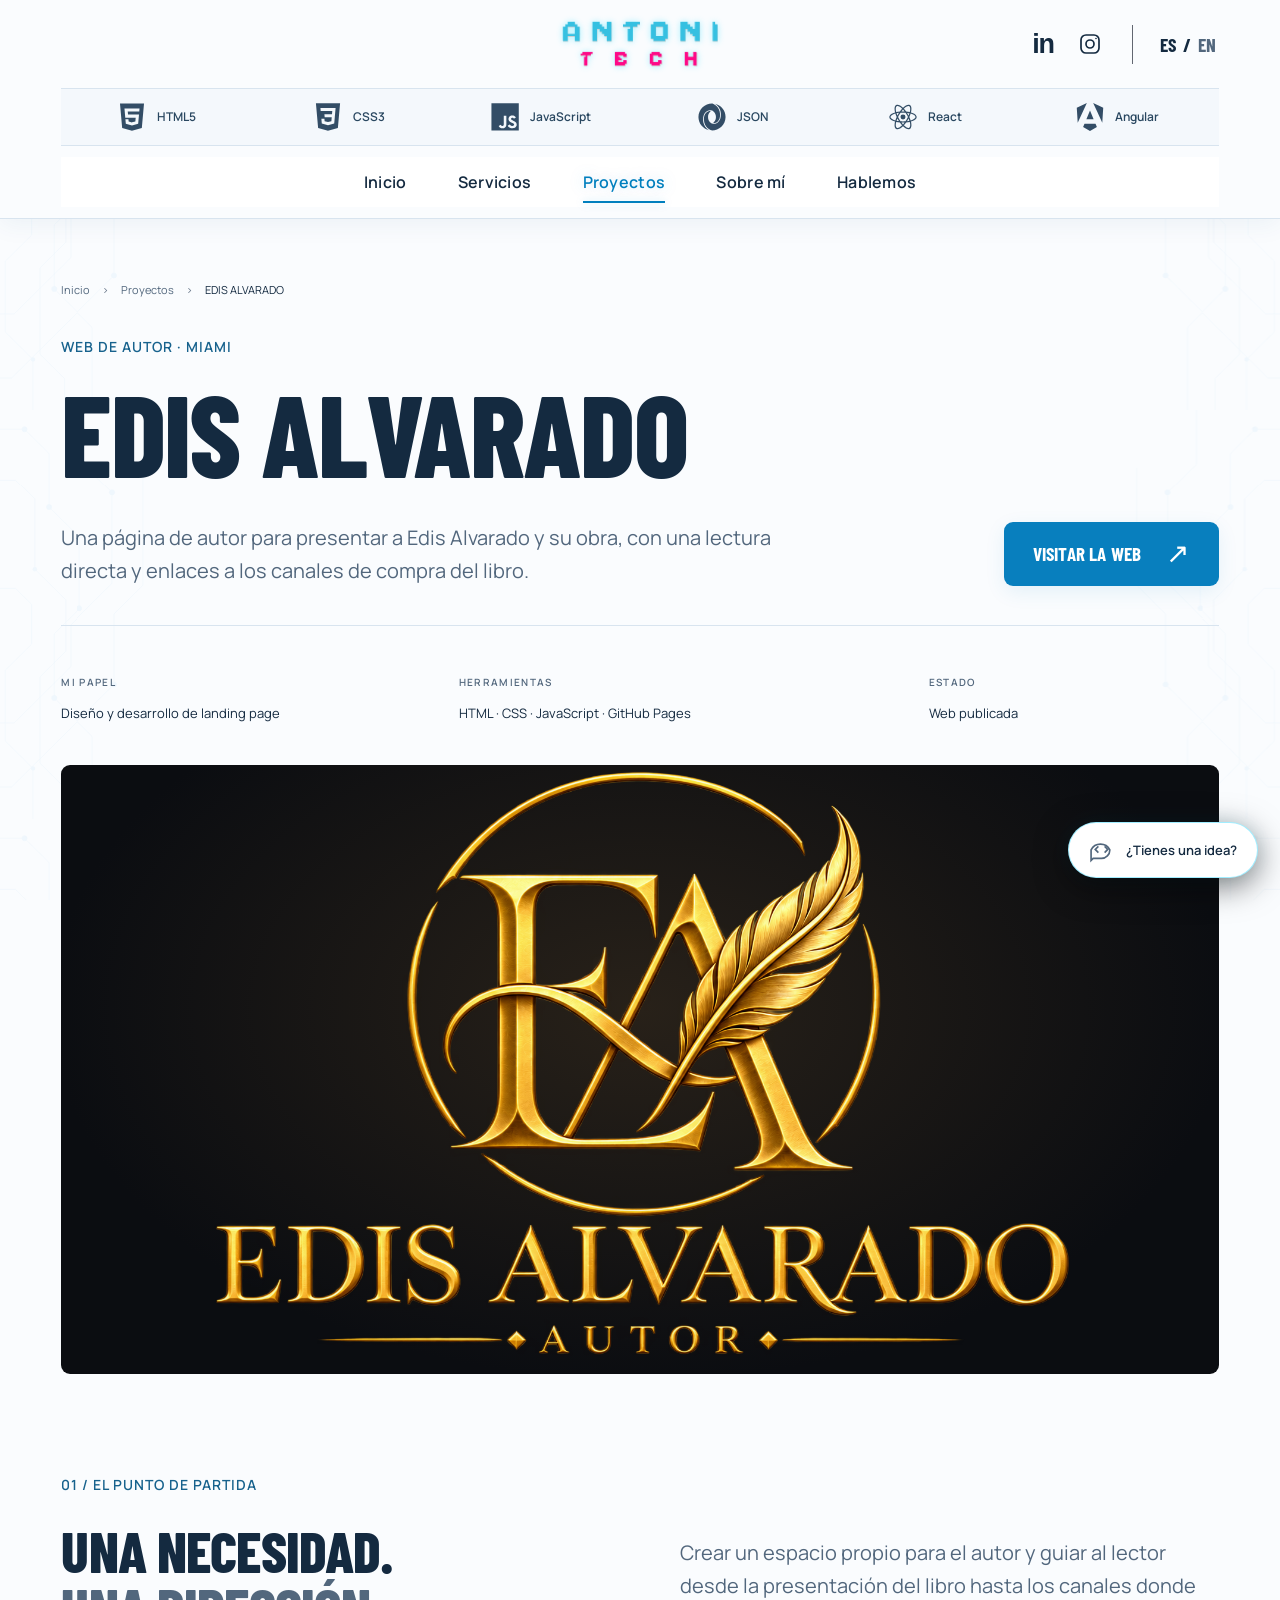
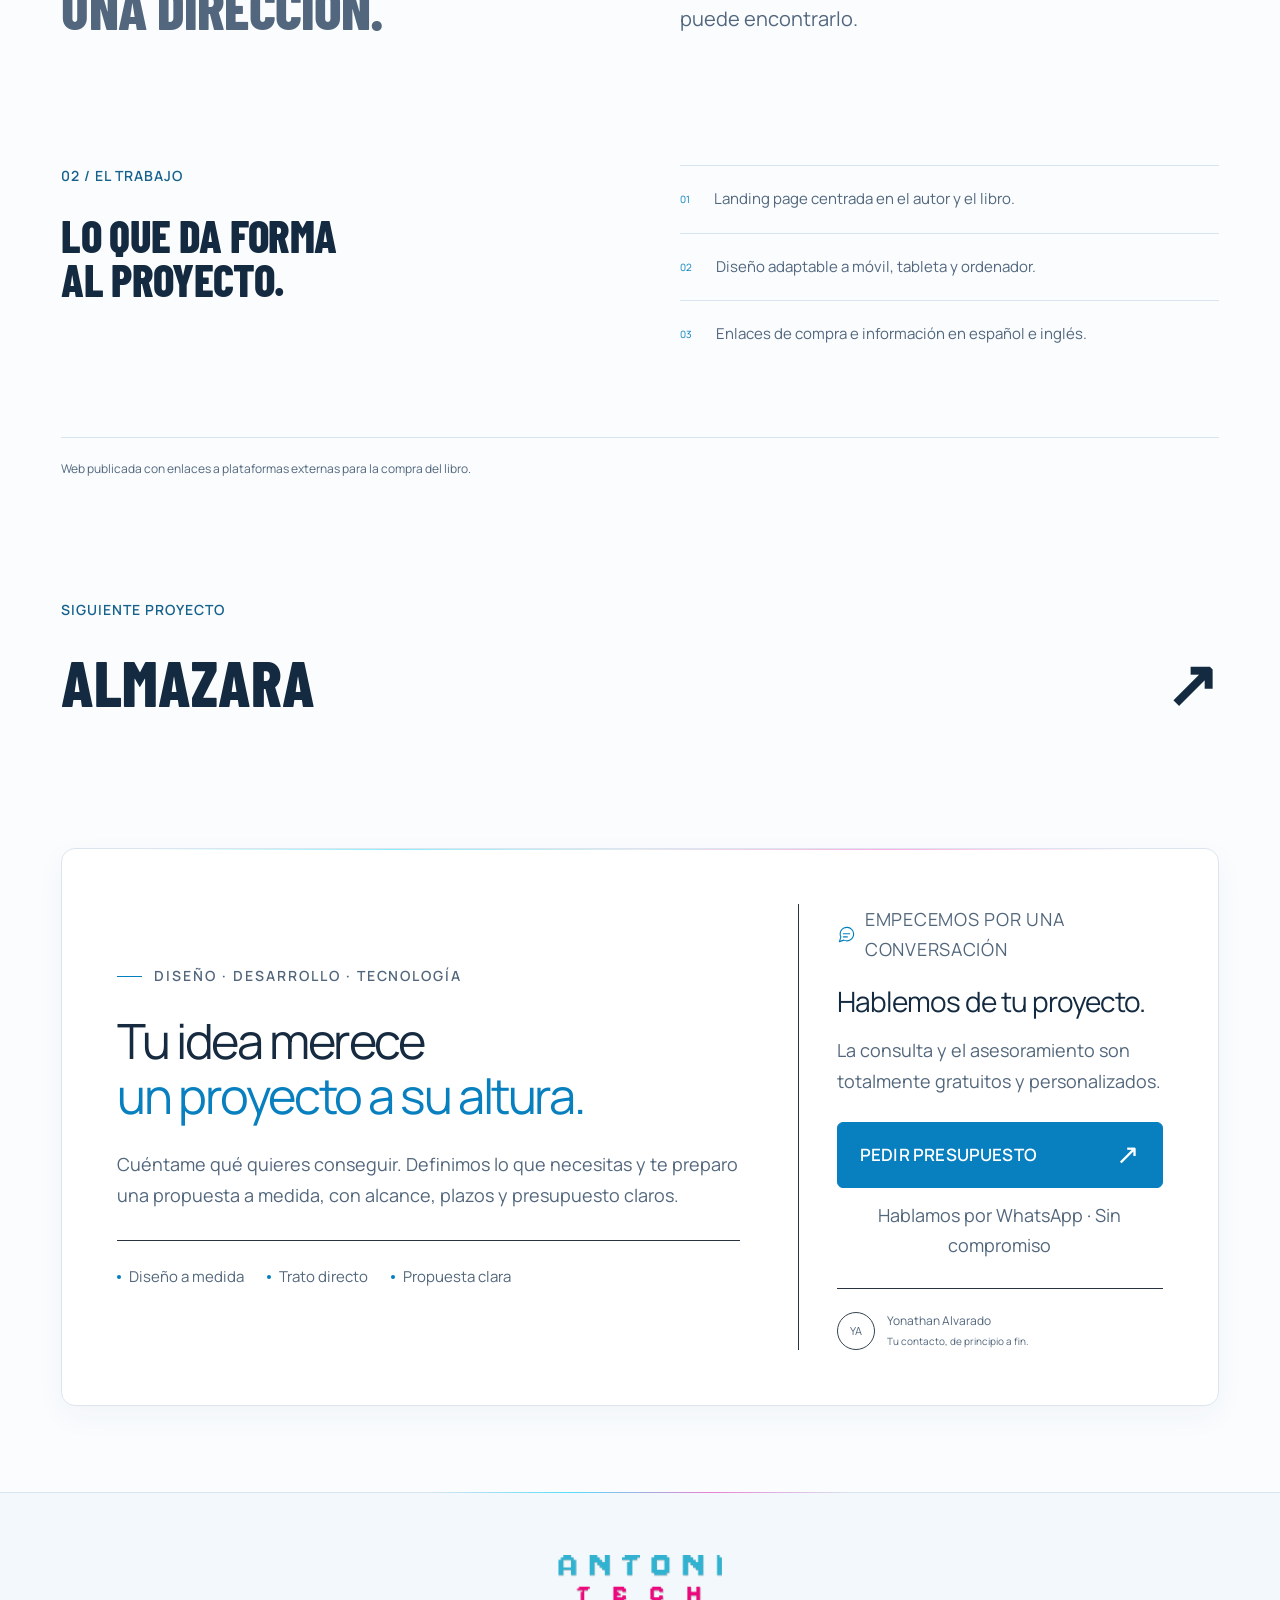
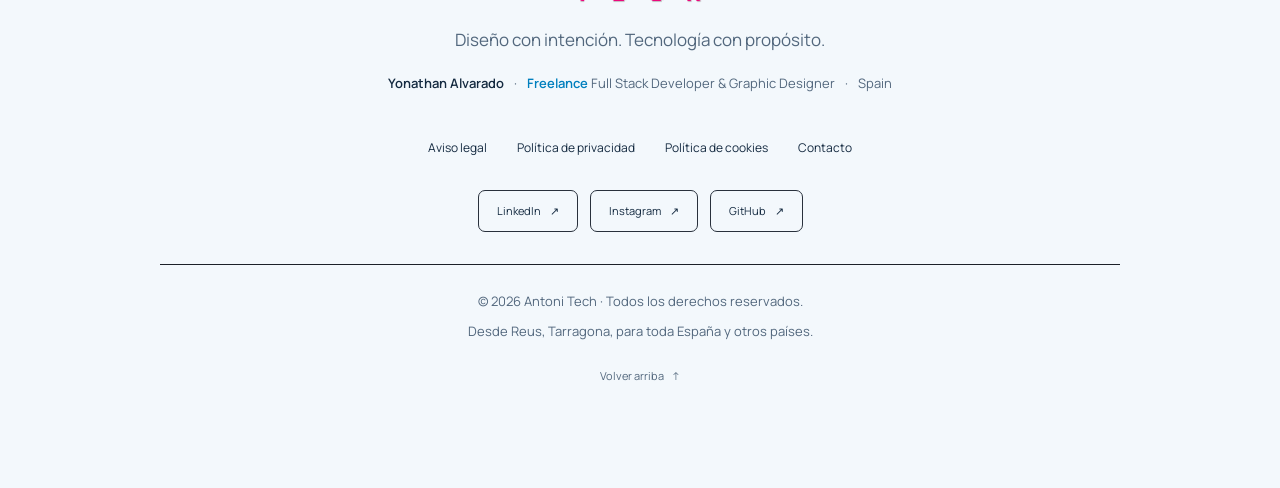
<file: proyectos/edis-alvarado/index.html>
<!doctype html>
<html lang="es"><head><meta charset="utf-8"><meta name="viewport" content="width=device-width, initial-scale=1, viewport-fit=cover">
<title data-es="EDIS ALVARADO · Antoni Tech" data-en="EDIS ALVARADO · Antoni Tech">EDIS ALVARADO · Antoni Tech</title>
<meta name="author" content="Yonathan Alvarado"><meta name="description" content="Una página de autor para presentar a Edis Alvarado y su obra, con una lectura directa y enlaces a los canales de compra del libro." data-es="Una página de autor para presentar a Edis Alvarado y su obra, con una lectura directa y enlaces a los canales de compra del libro." data-en="An author website introducing Edis Alvarado and his work, with a straightforward reading experience and links to purchase the book." data-i18n-attr="content"><meta name="theme-color" content="#080a0e"><link rel="canonical" href="https://antonitech.es/proyectos/edis-alvarado/">
<meta property="og:title" content="EDIS ALVARADO · Antoni Tech"><meta property="og:description" content="Una página de autor para presentar a Edis Alvarado y su obra, con una lectura directa y enlaces a los canales de compra del libro."><meta property="og:type" content="website"><meta property="og:url" content="https://antonitech.es/proyectos/edis-alvarado/"><meta property="og:image" content="https://antonitech.es/assets/hero-metallic.png"><meta property="og:locale" content="es_ES"><meta name="twitter:card" content="summary_large_image"><link rel="icon" href="../../assets/antoni-tech-logo.png" type="image/png"><link rel="preload" href="../../assets/barlow-condensed-800.ttf" as="font" type="font/ttf" crossorigin><link rel="stylesheet" href="../../assets/site.css?v=9b2bd3237c"><link rel="stylesheet" href="../../assets/minimal.css?v=0efb3f55ea"><link rel="stylesheet" href="../../assets/showcase.css?v=391486834e"><link rel="stylesheet" href="../../assets/navigation.css?v=d622c39300"><link rel="stylesheet" href="../../assets/hero-media.css?v=bc6b47ca57"><link rel="stylesheet" href="../../assets/assistant.css?v=bf14a8760d"><link rel="stylesheet" href="../../assets/responsive.css?v=7dd0f3e524"><script type="module" src="../../assets/assistant.mjs?v=11e9ee3838"></script><script src="../../assets/site.js?v=f391092837" defer></script><script src="../../assets/navigation.js?v=28f176536f" defer></script><link rel="stylesheet" href="../../assets/light-tech.css?v=20261019-publicacion-2"></head>
<body id="top" class="inner-page"><a class="skip-link" href="#contenido"><span data-es="Saltar al contenido" data-en="Skip to content">Saltar al contenido</span></a>
    <div class="header-spacer" aria-hidden="true"></div><header class="site-header" data-adaptive-header><div class="header-top">
    <a class="brand" href="../../index.html" aria-label="Antoni Tech · Inicio"><span class="logo-crop"><img src="../../assets/antoni-tech-logo.png" alt="Antoni Tech" width="1500" height="1548"></span></a>
    <div class="header-right"><div class="header-socials"><a href="https://www.linkedin.com/in/yonathan-alvarado-919637101/" target="_blank" rel="noopener noreferrer" aria-label="LinkedIn" class="social-icon linkedin">in</a>
    <a href="https://www.instagram.com/techantoni/" target="_blank" rel="noopener noreferrer" aria-label="Instagram" class="social-icon"><svg viewBox="0 0 24 24" fill="none" stroke="currentColor" stroke-width="1.7" aria-hidden="true"><rect x="3" y="3" width="18" height="18" rx="5"/><circle cx="12" cy="12" r="4"/><circle cx="18" cy="6.5" r=".8" fill="currentColor" stroke="none"/></svg></a></div><div class="language-switch" role="group" aria-label="Language"><button type="button" data-lang="es" aria-pressed="true">ES</button><span aria-hidden="true">/</span><button type="button" data-lang="en" aria-pressed="false">EN</button></div></div></div><div class="technology-band" role="region" aria-label="Tecnologías y herramientas" data-es="Tecnologías y herramientas" data-en="Technologies and tools" data-i18n-attr="aria-label">
    <div class="technology-window"><div class="technology-track"><ul class="technology-group"><li class="technology-logo"><img src="../../assets/technologies/html5.svg" alt="" width="28" height="28" decoding="async"><span>HTML5</span></li><li class="technology-logo"><img src="../../assets/technologies/css3.svg" alt="" width="28" height="28" decoding="async"><span>CSS3</span></li><li class="technology-logo"><img src="../../assets/technologies/javascript.svg" alt="" width="28" height="28" decoding="async"><span>JavaScript</span></li><li class="technology-logo"><img src="../../assets/technologies/json.svg" alt="" width="28" height="28" decoding="async"><span>JSON</span></li><li class="technology-logo"><img src="../../assets/technologies/react.svg" alt="" width="28" height="28" decoding="async"><span>React</span></li><li class="technology-logo"><img src="../../assets/technologies/angular.svg" alt="" width="28" height="28" decoding="async"><span>Angular</span></li><li class="technology-logo"><img src="../../assets/technologies/python.svg" alt="" width="28" height="28" decoding="async"><span>Python</span></li><li class="technology-logo"><img src="../../assets/technologies/java.svg" alt="" width="28" height="28" decoding="async"><span>Java</span></li><li class="technology-logo"><img src="../../assets/technologies/windows11.svg" alt="" width="28" height="28" decoding="async"><span>Windows</span></li><li class="technology-logo"><img src="../../assets/technologies/linux.svg" alt="" width="28" height="28" decoding="async"><span>Linux</span></li><li class="technology-logo"><img src="../../assets/technologies/apple.svg" alt="" width="28" height="28" decoding="async"><span>macOS</span></li><li class="technology-logo"><img src="../../assets/technologies/wordpress.svg" alt="" width="28" height="28" decoding="async"><span>WordPress</span></li><li class="technology-logo"><img src="../../assets/technologies/woocommerce.svg" alt="" width="28" height="28" decoding="async"><span>WooCommerce</span></li><li class="technology-logo"><img src="../../assets/technologies/prestashop.svg" alt="" width="28" height="28" decoding="async"><span>PrestaShop</span></li><li class="technology-logo"><img src="../../assets/technologies/git.svg" alt="" width="28" height="28" decoding="async"><span>Git</span></li><li class="technology-logo"><img src="../../assets/technologies/github.svg" alt="" width="28" height="28" decoding="async"><span>GitHub</span></li><li class="technology-logo"><img src="../../assets/technologies/docker.svg" alt="" width="28" height="28" decoding="async"><span>Docker</span></li><li class="technology-logo"><img src="../../assets/technologies/kubernetes.svg" alt="" width="28" height="28" decoding="async"><span>Kubernetes</span></li><li class="technology-logo"><img src="../../assets/technologies/amazonwebservices.svg" alt="" width="28" height="28" decoding="async"><span>AWS</span></li><li class="technology-logo"><img src="../../assets/technologies/azure.svg" alt="" width="28" height="28" decoding="async"><span>Azure</span></li><li class="technology-logo"><img src="../../assets/technologies/zoho.svg" alt="" width="28" height="28" decoding="async"><span>Zoho CRM</span></li><li class="technology-logo"><img src="../../assets/technologies/figma.svg" alt="" width="28" height="28" decoding="async"><span>Figma</span></li><li class="technology-logo"><img src="../../assets/technologies/illustrator.svg" alt="" width="28" height="28" decoding="async"><span>Illustrator</span></li><li class="technology-logo"><img src="../../assets/technologies/photoshop.svg" alt="" width="28" height="28" decoding="async"><span>Photoshop</span></li><li class="technology-logo"><img src="../../assets/technologies/threedsmax.svg" alt="" width="28" height="28" decoding="async"><span>Autodesk 3ds Max</span></li><li class="technology-logo"><img src="../../assets/technologies/autocad.svg" alt="" width="28" height="28" decoding="async"><span>AutoCAD</span></li><li class="technology-logo"><img src="../../assets/technologies/coreldraw.svg" alt="" width="28" height="28" decoding="async"><span>CorelDRAW</span></li><li class="technology-logo"><img src="../../assets/technologies/php.svg" alt="" width="28" height="28" decoding="async"><span>PHP</span></li><li class="technology-logo"><img src="../../assets/technologies/mysql.svg" alt="" width="28" height="28" decoding="async"><span>MySQL</span></li><li class="technology-logo"><img src="../../assets/technologies/phpmyadmin.svg" alt="" width="28" height="28" decoding="async"><span>phpMyAdmin</span></li><li class="technology-logo"><img src="../../assets/technologies/postgresql.svg" alt="" width="28" height="28" decoding="async"><span>PostgreSQL</span></li><li class="technology-logo"><img src="../../assets/technologies/typescript.svg" alt="" width="28" height="28" decoding="async"><span>TypeScript</span></li><li class="technology-logo"><img src="../../assets/technologies/nextjs.svg" alt="" width="28" height="28" decoding="async"><span>Next.js</span></li><li class="technology-logo"><img src="../../assets/technologies/supabase.svg" alt="" width="28" height="28" decoding="async"><span>Supabase</span></li><li class="technology-logo"><img src="../../assets/technologies/n8n.svg" alt="" width="28" height="28" decoding="async"><span>n8n</span></li><li class="technology-logo"><img src="../../assets/technologies/vscode.svg" alt="" width="28" height="28" decoding="async"><span>VS Code</span></li><li class="technology-logo"><img src="../../assets/technologies/apache.svg" alt="" width="28" height="28" decoding="async"><span>Apache</span></li><li class="technology-logo"><img src="../../assets/technologies/nginx.svg" alt="" width="28" height="28" decoding="async"><span>Nginx</span></li><li class="technology-logo"><img src="../../assets/technologies/xml.svg" alt="" width="28" height="28" decoding="async"><span>XML</span></li></ul><ul class="technology-group" aria-hidden="true" inert><li class="technology-logo"><img src="../../assets/technologies/html5.svg" alt="" width="28" height="28" decoding="async"><span>HTML5</span></li><li class="technology-logo"><img src="../../assets/technologies/css3.svg" alt="" width="28" height="28" decoding="async"><span>CSS3</span></li><li class="technology-logo"><img src="../../assets/technologies/javascript.svg" alt="" width="28" height="28" decoding="async"><span>JavaScript</span></li><li class="technology-logo"><img src="../../assets/technologies/json.svg" alt="" width="28" height="28" decoding="async"><span>JSON</span></li><li class="technology-logo"><img src="../../assets/technologies/react.svg" alt="" width="28" height="28" decoding="async"><span>React</span></li><li class="technology-logo"><img src="../../assets/technologies/angular.svg" alt="" width="28" height="28" decoding="async"><span>Angular</span></li><li class="technology-logo"><img src="../../assets/technologies/python.svg" alt="" width="28" height="28" decoding="async"><span>Python</span></li><li class="technology-logo"><img src="../../assets/technologies/java.svg" alt="" width="28" height="28" decoding="async"><span>Java</span></li><li class="technology-logo"><img src="../../assets/technologies/windows11.svg" alt="" width="28" height="28" decoding="async"><span>Windows</span></li><li class="technology-logo"><img src="../../assets/technologies/linux.svg" alt="" width="28" height="28" decoding="async"><span>Linux</span></li><li class="technology-logo"><img src="../../assets/technologies/apple.svg" alt="" width="28" height="28" decoding="async"><span>macOS</span></li><li class="technology-logo"><img src="../../assets/technologies/wordpress.svg" alt="" width="28" height="28" decoding="async"><span>WordPress</span></li><li class="technology-logo"><img src="../../assets/technologies/woocommerce.svg" alt="" width="28" height="28" decoding="async"><span>WooCommerce</span></li><li class="technology-logo"><img src="../../assets/technologies/prestashop.svg" alt="" width="28" height="28" decoding="async"><span>PrestaShop</span></li><li class="technology-logo"><img src="../../assets/technologies/git.svg" alt="" width="28" height="28" decoding="async"><span>Git</span></li><li class="technology-logo"><img src="../../assets/technologies/github.svg" alt="" width="28" height="28" decoding="async"><span>GitHub</span></li><li class="technology-logo"><img src="../../assets/technologies/docker.svg" alt="" width="28" height="28" decoding="async"><span>Docker</span></li><li class="technology-logo"><img src="../../assets/technologies/kubernetes.svg" alt="" width="28" height="28" decoding="async"><span>Kubernetes</span></li><li class="technology-logo"><img src="../../assets/technologies/amazonwebservices.svg" alt="" width="28" height="28" decoding="async"><span>AWS</span></li><li class="technology-logo"><img src="../../assets/technologies/azure.svg" alt="" width="28" height="28" decoding="async"><span>Azure</span></li><li class="technology-logo"><img src="../../assets/technologies/zoho.svg" alt="" width="28" height="28" decoding="async"><span>Zoho CRM</span></li><li class="technology-logo"><img src="../../assets/technologies/figma.svg" alt="" width="28" height="28" decoding="async"><span>Figma</span></li><li class="technology-logo"><img src="../../assets/technologies/illustrator.svg" alt="" width="28" height="28" decoding="async"><span>Illustrator</span></li><li class="technology-logo"><img src="../../assets/technologies/photoshop.svg" alt="" width="28" height="28" decoding="async"><span>Photoshop</span></li><li class="technology-logo"><img src="../../assets/technologies/threedsmax.svg" alt="" width="28" height="28" decoding="async"><span>Autodesk 3ds Max</span></li><li class="technology-logo"><img src="../../assets/technologies/autocad.svg" alt="" width="28" height="28" decoding="async"><span>AutoCAD</span></li><li class="technology-logo"><img src="../../assets/technologies/coreldraw.svg" alt="" width="28" height="28" decoding="async"><span>CorelDRAW</span></li><li class="technology-logo"><img src="../../assets/technologies/php.svg" alt="" width="28" height="28" decoding="async"><span>PHP</span></li><li class="technology-logo"><img src="../../assets/technologies/mysql.svg" alt="" width="28" height="28" decoding="async"><span>MySQL</span></li><li class="technology-logo"><img src="../../assets/technologies/phpmyadmin.svg" alt="" width="28" height="28" decoding="async"><span>phpMyAdmin</span></li><li class="technology-logo"><img src="../../assets/technologies/postgresql.svg" alt="" width="28" height="28" decoding="async"><span>PostgreSQL</span></li><li class="technology-logo"><img src="../../assets/technologies/typescript.svg" alt="" width="28" height="28" decoding="async"><span>TypeScript</span></li><li class="technology-logo"><img src="../../assets/technologies/nextjs.svg" alt="" width="28" height="28" decoding="async"><span>Next.js</span></li><li class="technology-logo"><img src="../../assets/technologies/supabase.svg" alt="" width="28" height="28" decoding="async"><span>Supabase</span></li><li class="technology-logo"><img src="../../assets/technologies/n8n.svg" alt="" width="28" height="28" decoding="async"><span>n8n</span></li><li class="technology-logo"><img src="../../assets/technologies/vscode.svg" alt="" width="28" height="28" decoding="async"><span>VS Code</span></li><li class="technology-logo"><img src="../../assets/technologies/apache.svg" alt="" width="28" height="28" decoding="async"><span>Apache</span></li><li class="technology-logo"><img src="../../assets/technologies/nginx.svg" alt="" width="28" height="28" decoding="async"><span>Nginx</span></li><li class="technology-logo"><img src="../../assets/technologies/xml.svg" alt="" width="28" height="28" decoding="async"><span>XML</span></li></ul></div></div></div><div class="navigation-bar">
      <a class="brand compact-brand" href="../../index.html" aria-label="Antoni Tech · Inicio / Home"><span class="logo-crop"><img src="../../assets/antoni-tech-logo.png" alt="Antoni Tech" width="1500" height="1548"></span></a>
      <nav class="primary-nav" id="primary-navigation" aria-label="Principal / Main navigation"><a href="../../index.html"><span data-es="Inicio" data-en="Home">Inicio</span></a><a href="../../servicios/index.html"><span data-es="Servicios" data-en="Services">Servicios</span></a><a href="../../proyectos/index.html" class="nav-projects" aria-current="page"><span data-es="Proyectos" data-en="Work">Proyectos</span></a><a href="../../sobre-mi/index.html"><span data-es="Sobre mí" data-en="About">Sobre mí</span></a><a href="../../contacto/index.html"><span data-es="Hablemos" data-en="Let’s talk">Hablemos</span></a></nav>
      <div class="compact-actions"><a class="header-whatsapp" href="https://wa.me/34635977484?text=Hola%2C%20Yonathan.%20Me%20gustar%C3%ADa%20pedir%20presupuesto%20para%20mi%20proyecto." data-whatsapp data-url-es="https://wa.me/34635977484?text=Hola%2C%20Yonathan.%20Me%20gustar%C3%ADa%20pedir%20presupuesto%20para%20mi%20proyecto." data-url-en="https://wa.me/34635977484?text=Hi%20Yonathan%2C%20I%20would%20like%20to%20request%20a%20quote%20for%20my%20project." target="_blank" rel="noopener noreferrer" aria-label="Hablemos por WhatsApp" data-es="Hablemos por WhatsApp" data-en="Let’s talk on WhatsApp" data-i18n-attr="aria-label"><svg viewBox="0 0 24 24" fill="none" stroke="currentColor" stroke-width="1.6" aria-hidden="true"><path d="M20.5 11.5a8.5 8.5 0 0 1-12.3 7.6L3 21l1.9-5.2A8.5 8.5 0 1 1 20.5 11.5Z"/><path d="M8 8c0 4 4 8 8 8l1-2-3-1-1 1-3-3 1-1-1-3-2 1Z"/></svg><span class="header-whatsapp-desktop"><span data-es="Hablemos" data-en="Let’s talk">Hablemos</span></span><span class="header-whatsapp-mobile">WhatsApp</span></a><button class="nav-toggle" type="button" aria-controls="primary-navigation" aria-expanded="false"><span data-es="Menú" data-en="Menu">Menú</span><span class="nav-toggle-icon" aria-hidden="true"></span></button></div>
    </div></header><main id="contenido"><section class="case-header wrap"><nav class="breadcrumbs" aria-label="Ruta de navegación / Breadcrumb"><ol><li><a href="../../index.html"><span data-es="Inicio" data-en="Home">Inicio</span></a></li><li><a href="../../proyectos/index.html"><span data-es="Proyectos" data-en="Work">Proyectos</span></a></li><li><span aria-current="page">EDIS ALVARADO</span></li></ol></nav><p data-es="Web de autor · Miami" data-en="Author website · Miami" class="eyebrow">Web de autor · Miami</p><h1>EDIS ALVARADO</h1><div class="case-lead"><p data-es="Una página de autor para presentar a Edis Alvarado y su obra, con una lectura directa y enlaces a los canales de compra del libro." data-en="An author website introducing Edis Alvarado and his work, with a straightforward reading experience and links to purchase the book." class="lead">Una página de autor para presentar a Edis Alvarado y su obra, con una lectura directa y enlaces a los canales de compra del libro.</p><a class="button button-solid" href="https://techantoni380-create.github.io/Edis-Alvarado-Book1/" target="_blank" rel="noopener noreferrer"><span data-es="VISITAR LA WEB" data-en="VISIT WEBSITE">VISITAR LA WEB</span><span aria-hidden="true">↗</span></a></div><div class="case-meta"><div><span data-es="MI PAPEL" data-en="MY ROLE" class="eyebrow">MI PAPEL</span><p data-es="Diseño y desarrollo de landing page" data-en="Landing page design &amp; development">Diseño y desarrollo de landing page</p></div><div><span data-es="HERRAMIENTAS" data-en="TOOLS" class="eyebrow">HERRAMIENTAS</span><p>HTML · CSS · JavaScript · GitHub Pages</p></div><div><span data-es="ESTADO" data-en="STATUS" class="eyebrow">ESTADO</span><p data-es="Web publicada" data-en="Published website">Web publicada</p></div></div></section><div class="case-showcase edis-alvarado wrap"><div class="project-cover"><img src="../../assets/edis-logo.png" alt="Identidad visual de Edis Alvarado, autor" loading="lazy" class="project-image"></div></div><section class="case-story wrap"><div><p data-es="01 / EL PUNTO DE PARTIDA" data-en="01 / THE STARTING POINT" class="eyebrow">01 / EL PUNTO DE PARTIDA</p><h2><span data-es="UNA NECESIDAD." data-en="A NEED.">UNA NECESIDAD.</span><br><span data-es="UNA DIRECCIÓN." data-en="A DIRECTION." class="muted">UNA DIRECCIÓN.</span></h2></div><p data-es="Crear un espacio propio para el autor y guiar al lector desde la presentación del libro hasta los canales donde puede encontrarlo." data-en="Create an online home for the author and guide readers from the book’s introduction to the places where they can find it." class="lead">Crear un espacio propio para el autor y guiar al lector desde la presentación del libro hasta los canales donde puede encontrarlo.</p></section><section class="case-delivery wrap"><div><p data-es="02 / EL TRABAJO" data-en="02 / THE WORK" class="eyebrow">02 / EL TRABAJO</p><h2 data-es="LO QUE DA FORMA AL PROYECTO." data-en="WHAT SHAPES THE PROJECT.">LO QUE DA FORMA AL PROYECTO.</h2></div><ol><li><span data-es="Landing page centrada en el autor y el libro." data-en="Landing page focused on the author and the book.">Landing page centrada en el autor y el libro.</span></li><li><span data-es="Diseño adaptable a móvil, tableta y ordenador." data-en="Layout adapted to mobile, tablet and desktop.">Diseño adaptable a móvil, tableta y ordenador.</span></li><li><span data-es="Enlaces de compra e información en español e inglés." data-en="Purchase links and information in Spanish and English.">Enlaces de compra e información en español e inglés.</span></li></ol></section><div class="case-note wrap"><p data-es="Web publicada con enlaces a plataformas externas para la compra del libro." data-en="Published website with links to external platforms to purchase the book.">Web publicada con enlaces a plataformas externas para la compra del libro.</p></div><section class="next-project wrap"><p data-es="SIGUIENTE PROYECTO" data-en="NEXT PROJECT" class="eyebrow">SIGUIENTE PROYECTO</p><a href="../../proyectos/almazara/index.html">ALMAZARA<span aria-hidden="true">↗</span></a></section><section class="cta-section cta-premium wrap" aria-labelledby="project-invitation-title"><div class="cta-panel">
      <div class="cta-content"><p data-es="DISEÑO · DESARROLLO · TECNOLOGÍA" data-en="DESIGN · DEVELOPMENT · TECHNOLOGY" class="eyebrow">DISEÑO · DESARROLLO · TECNOLOGÍA</p>
        <h2 class="cta-title" id="project-invitation-title"><span data-es="Tu idea merece" data-en="Your idea deserves" class="cta-title-start">Tu idea merece</span><span data-es="un proyecto a su altura." data-en="a project to match." class="cta-title-accent">un proyecto a su altura.</span></h2>
        <p data-es="Cuéntame qué quieres conseguir. Definimos lo que necesitas y te preparo una propuesta a medida, con alcance, plazos y presupuesto claros." data-en="Tell me what you want to achieve. We’ll define what you need, and I’ll prepare a tailored proposal with a clear scope, timeline and budget." class="cta-description">Cuéntame qué quieres conseguir. Definimos lo que necesitas y te preparo una propuesta a medida, con alcance, plazos y presupuesto claros.</p>
        <ul class="cta-values"><li><span data-es="Diseño a medida" data-en="Tailored design">Diseño a medida</span></li><li><span data-es="Trato directo" data-en="Direct contact">Trato directo</span></li><li><span data-es="Propuesta clara" data-en="A clear proposal">Propuesta clara</span></li></ul>
      </div>
      <div class="cta-invitation"><p class="cta-conversation-label"><svg viewBox="0 0 24 24" aria-hidden="true"><path d="M21 11.5a8.4 8.4 0 0 1-.9 3.8 8.5 8.5 0 0 1-7.6 4.7 8.4 8.4 0 0 1-3.8-.9L3 21l1.9-5.7a8.4 8.4 0 0 1-.9-3.8 8.5 8.5 0 0 1 4.7-7.6 8.4 8.4 0 0 1 3.8-.9h.5a8.5 8.5 0 0 1 8 8v.5Z"/><path d="M8 11h8m-8 4h5"/></svg><span data-es="EMPECEMOS POR UNA CONVERSACIÓN" data-en="LET’S START WITH A CONVERSATION">EMPECEMOS POR UNA CONVERSACIÓN</span></p>
        <h3 data-es="Hablemos de tu proyecto." data-en="Let’s talk about your project.">Hablemos de tu proyecto.</h3>
        <p data-es="La consulta y el asesoramiento son totalmente gratuitos y personalizados." data-en="The consultation and advice are completely free and personalised." class="cta-consultation">La consulta y el asesoramiento son totalmente gratuitos y personalizados.</p>
        <a class="button button-solid" href="https://wa.me/34635977484?text=Hola%2C%20Yonathan.%20Me%20gustar%C3%ADa%20pedir%20presupuesto%20para%20mi%20proyecto." target="_blank" rel="noopener noreferrer" data-whatsapp data-url-es="https://wa.me/34635977484?text=Hola%2C%20Yonathan.%20Me%20gustar%C3%ADa%20pedir%20presupuesto%20para%20mi%20proyecto." data-url-en="https://wa.me/34635977484?text=Hi%20Yonathan%2C%20I%20would%20like%20to%20request%20a%20quote%20for%20my%20project."><span data-es="PEDIR PRESUPUESTO" data-en="REQUEST A QUOTE">PEDIR PRESUPUESTO</span><span aria-hidden="true">↗</span></a>
        <p data-es="Hablamos por WhatsApp · Sin compromiso" data-en="Let’s talk on WhatsApp · No obligation" class="cta-channel">Hablamos por WhatsApp · Sin compromiso</p>
        <div class="cta-person"><span class="cta-person-mark" aria-hidden="true">YA</span><div><strong>Yonathan Alvarado</strong><span data-es="Tu contacto, de principio a fin." data-en="Your contact, from start to finish.">Tu contacto, de principio a fin.</span></div></div>
      </div>
    </div></section></main><footer class="site-footer footer-centered"><div class="footer-inner">
      <a href="../../index.html" class="brand footer-brand" aria-label="Antoni Tech · Inicio / Home"><span class="logo-crop"><img src="../../assets/antoni-tech-logo.png" alt="Antoni Tech" width="1500" height="1548"></span></a>
      <p data-es="Diseño con intención. Tecnología con propósito." data-en="Design with intention. Technology with purpose." class="footer-motto">Diseño con intención. Tecnología con propósito.</p>
      <a class="footer-signature" href="https://www.instagram.com/techantoni/" target="_blank" rel="noopener noreferrer"><strong>Yonathan Alvarado</strong><span aria-hidden="true">·</span><span><strong class="freelance-word">Freelance</strong> Full Stack Developer &amp; Graphic Designer</span><span aria-hidden="true">·</span><span>Spain</span></a>
      <nav class="footer-legal" aria-label="Información legal y contacto / Legal information and contact"><ul><li><a href="../../aviso-legal/index.html"><span data-es="Aviso legal" data-en="Legal notice">Aviso legal</span></a></li><li><a href="../../privacidad/index.html"><span data-es="Política de privacidad" data-en="Privacy policy">Política de privacidad</span></a></li><li><a href="../../cookies/index.html"><span data-es="Política de cookies" data-en="Cookie policy">Política de cookies</span></a></li><li><a href="../../contacto/index.html"><span data-es="Contacto" data-en="Contact">Contacto</span></a></li></ul></nav>
      <nav class="footer-socials" aria-label="Redes sociales / Social profiles"><a href="https://www.linkedin.com/in/yonathan-alvarado-919637101/" target="_blank" rel="noopener noreferrer">LinkedIn <span aria-hidden="true">↗</span></a><a href="https://www.instagram.com/techantoni/" target="_blank" rel="noopener noreferrer">Instagram <span aria-hidden="true">↗</span></a><a href="https://github.com/techantoni380-create" target="_blank" rel="noopener noreferrer">GitHub <span aria-hidden="true">↗</span></a></nav>
      <div class="footer-closing"><p>© 2026 Antoni Tech · <span data-es="Todos los derechos reservados." data-en="All rights reserved.">Todos los derechos reservados.</span></p><p data-es="Desde Reus, Tarragona, para toda España y otros países." data-en="From Reus, Tarragona, for Spain and beyond.">Desde Reus, Tarragona, para toda España y otros países.</p><a href="#top" class="footer-top"><span data-es="Volver arriba" data-en="Back to top">Volver arriba</span> <span aria-hidden="true">↑</span></a></div>
    </div></footer><dialog id="video-dialog" class="video-dialog"><button type="button" class="video-close close-button" aria-label="Cerrar vídeo / Close video">×</button><video id="brand-video" controls playsinline muted preload="none" width="1920" height="1080" aria-label="Presentación de Antoni Tech de cinco segundos"><source src="../../assets/antoni-tech-5s.mp4" type="video/mp4"><span data-es="Tu navegador no admite vídeo." data-en="Your browser does not support video.">Tu navegador no admite vídeo.</span> <a href="../../assets/antoni-tech-5s.mp4"><span data-es="Abrir vídeo" data-en="Open video">Abrir vídeo</span></a></video></dialog><button type="button" id="assistant-launch" class="assistant-launch" aria-haspopup="dialog" aria-controls="antoni-assistant" aria-expanded="false" hidden><svg viewBox="0 0 24 24" fill="none" stroke="currentColor" stroke-width="1.6" aria-hidden="true"><path d="M20 11.5a8 8 0 0 1-8 8H4l-2 2v-10a10 10 0 0 1 18 0Z"/><path d="m9 8-3 3 3 3m6-6 3 3-3 3"/></svg><span><span data-es="¿Tienes una idea?" data-en="Have an idea?">¿Tienes una idea?</span></span></button>
    <dialog id="antoni-assistant" class="antoni-assistant" aria-labelledby="assistant-title">
      <div class="assistant-shell">
        <header class="assistant-heading"><span class="assistant-avatar" aria-hidden="true">&lt;/&gt;</span><div><h2 id="assistant-title">Antoni Tech</h2><p id="assistant-mode"></p></div><button type="button" class="assistant-close" id="assistant-close" aria-label="Cerrar asistente" data-es="Cerrar asistente" data-en="Close assistant" data-i18n-attr="aria-label">×</button></header>
        <div class="assistant-scroll" id="assistant-scroll">
          <div id="assistant-messages" class="assistant-messages" role="log" aria-live="polite" aria-relevant="additions" aria-label="Conversación" data-es="Conversación" data-en="Conversation" data-i18n-attr="aria-label"></div>
          <div class="assistant-suggestions" id="assistant-suggestions" aria-label="Temas sugeridos" data-es="Temas sugeridos" data-en="Suggested topics" data-i18n-attr="aria-label"></div>
          <section id="assistant-handoff" class="assistant-handoff" aria-labelledby="assistant-handoff-title" hidden>
            <h3 id="assistant-handoff-title"><span data-es="Tu idea, directamente a Yonathan." data-en="Your idea, straight to Yonathan.">Tu idea, directamente a Yonathan.</span></h3>
            <label for="assistant-brief"><span data-es="Revisa o escribe tu mensaje" data-en="Review or write your message">Revisa o escribe tu mensaje</span></label>
            <textarea id="assistant-brief" rows="4" maxlength="1800"></textarea>
            <a id="assistant-whatsapp" class="assistant-primary" href="https://wa.me/34635977484" target="_blank" rel="noopener noreferrer"><span data-es="ABRIR WHATSAPP" data-en="OPEN WHATSAPP">ABRIR WHATSAPP</span> <span aria-hidden="true">↗</span></a>
            <p><span data-es="Tú confirmas el envío en WhatsApp. La consulta inicial es gratuita y personalizada." data-en="You confirm sending in WhatsApp. The initial consultation is free and personalised.">Tú confirmas el envío en WhatsApp. La consulta inicial es gratuita y personalizada.</span></p>
          </section>
        </div>
        <form id="assistant-form" class="assistant-form">
          <label for="assistant-input" class="assistant-input-label"><span data-es="¿En qué puedo orientarte?" data-en="How can I help?">¿En qué puedo orientarte?</span></label>
          <div class="assistant-compose"><input id="assistant-input" type="text" maxlength="1000" autocomplete="off" required placeholder="Webs, apps, automatización…" data-es="Webs, apps, automatización…" data-en="Websites, apps, automation…" data-i18n-attr="placeholder"><button type="submit" id="assistant-send" aria-label="Enviar pregunta" data-es="Enviar pregunta" data-en="Send question" data-i18n-attr="aria-label">↑</button></div>
          <div id="assistant-ai-notice" class="assistant-ai-notice" hidden><label for="assistant-ai-consent"><input type="checkbox" id="assistant-ai-consent"><span data-es="Usar IA: enviar mis mensajes a Cloudflare y OpenAI para responder. Puede cometer errores. No incluyas datos sensibles." data-en="Use AI: send my messages to Cloudflare and OpenAI for a reply. It may make mistakes. Do not include sensitive data.">Usar IA: enviar mis mensajes a Cloudflare y OpenAI para responder. Puede cometer errores. No incluyas datos sensibles.</span></label></div>
          <p id="assistant-status" class="assistant-status" role="status"></p>
        </form>
        <div class="assistant-actions"><button type="button" id="assistant-contact"><span data-es="Hablar con Yonathan" data-en="Talk to Yonathan">Hablar con Yonathan</span> <span aria-hidden="true">↗</span></button><button type="button" id="assistant-reset"><span data-es="Borrar chat" data-en="Clear chat">Borrar chat</span></button></div>
        <footer class="assistant-footnote"><span id="assistant-disclosure"></span><a href="../../privacidad/index.html"><span data-es="Privacidad" data-en="Privacy">Privacidad</span></a></footer>
      </div>
    </dialog></body></html>
</file>
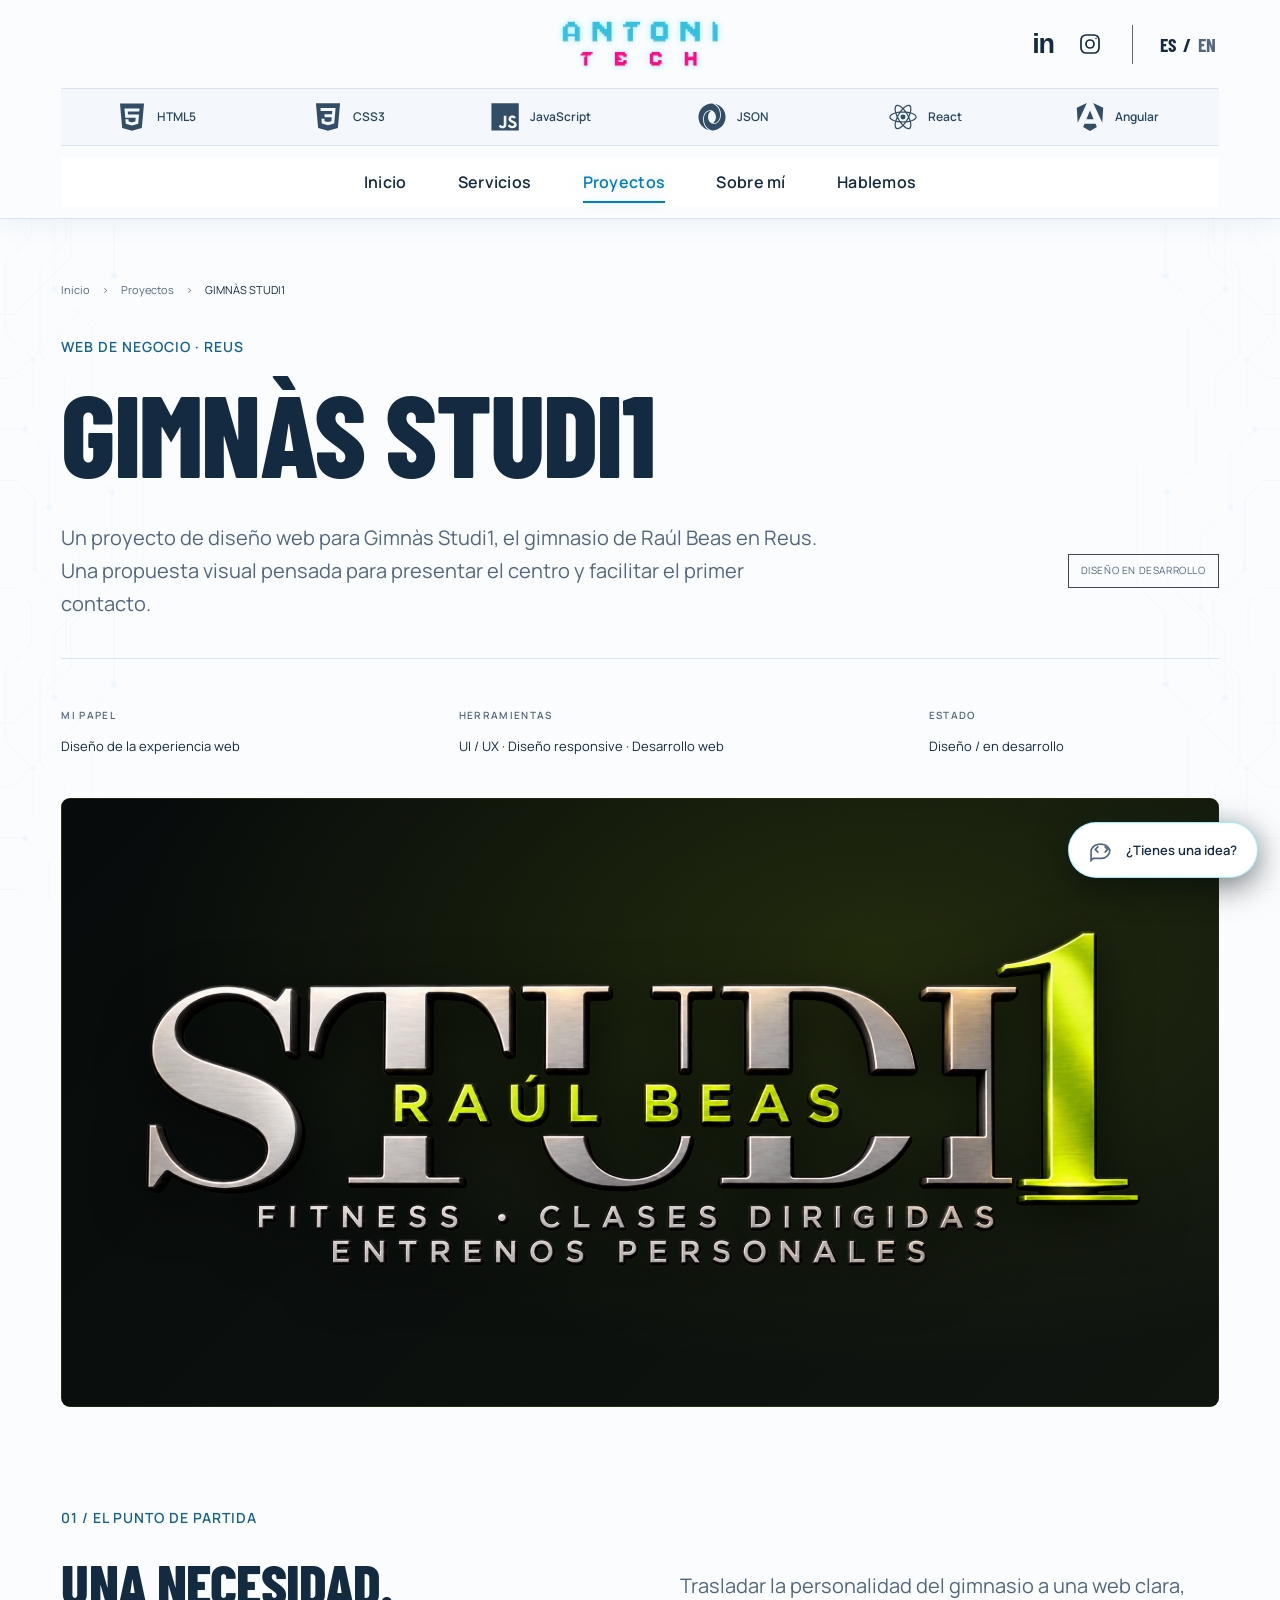
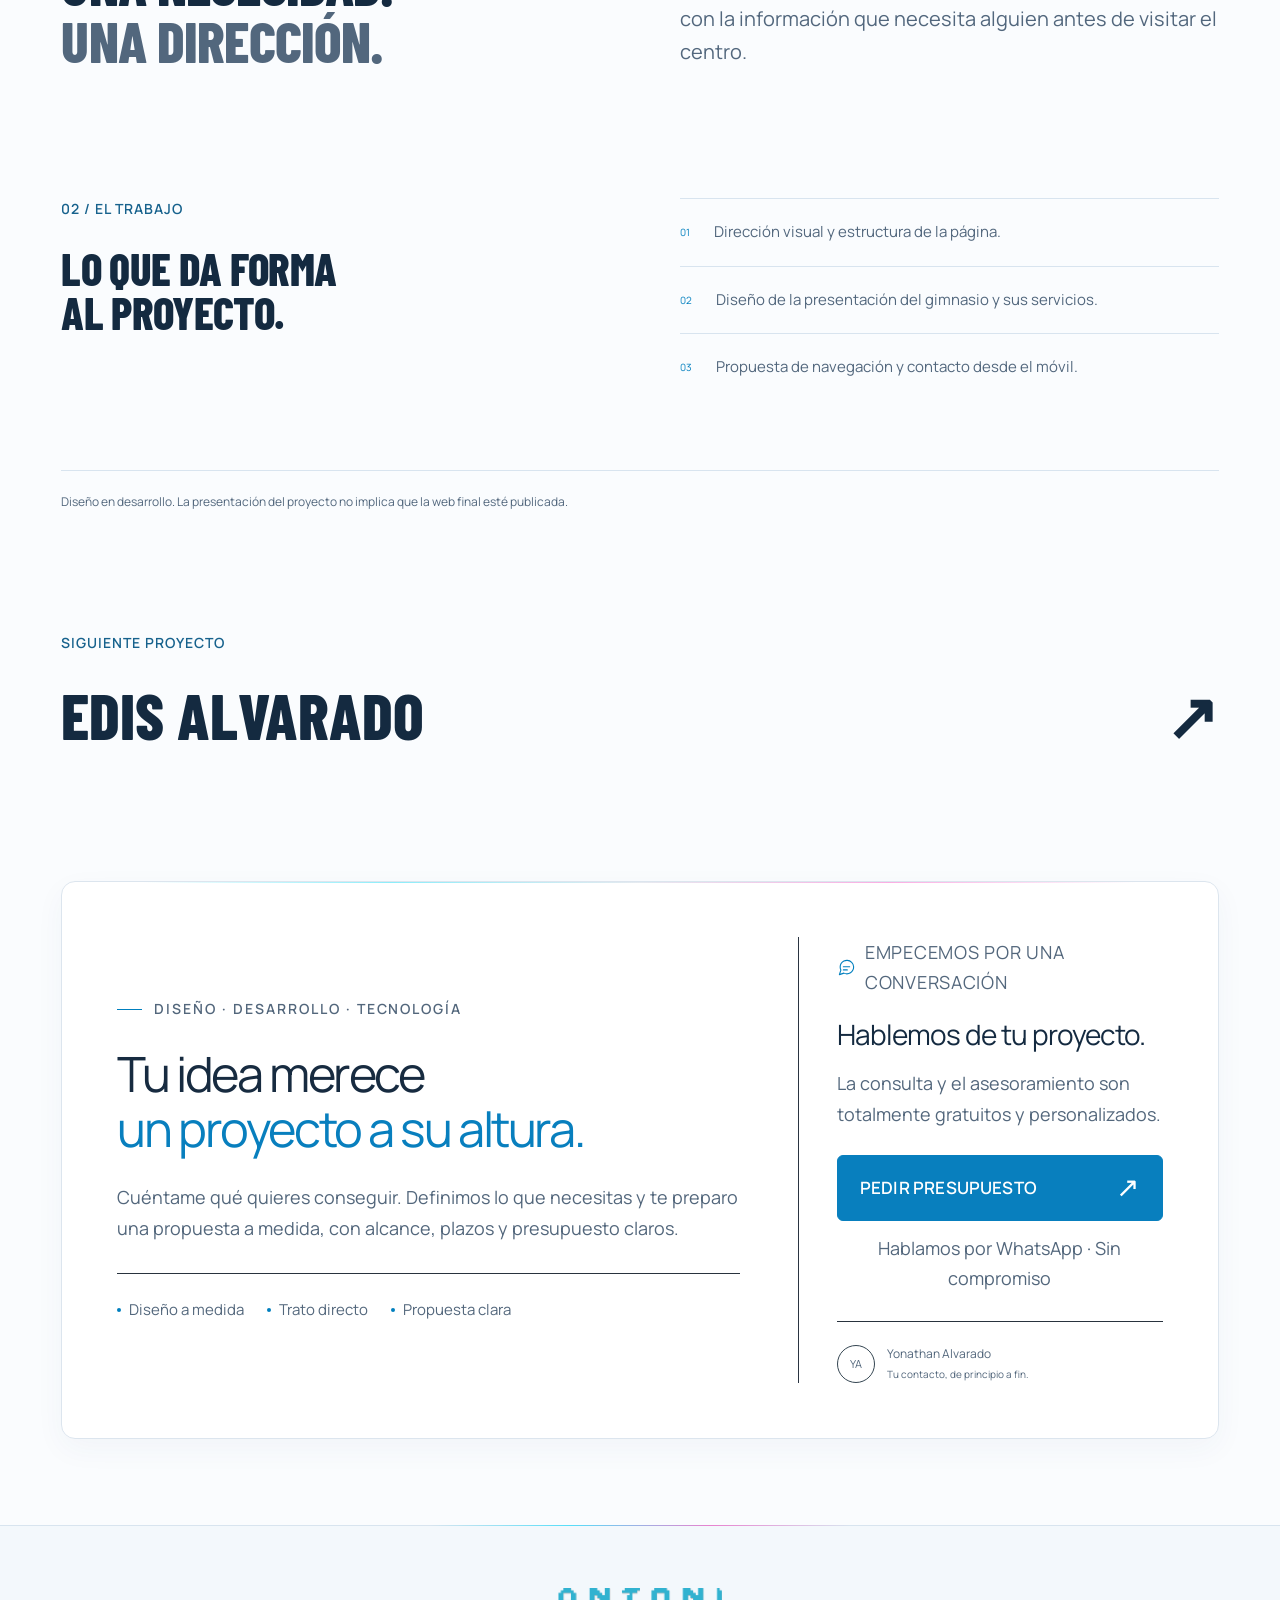
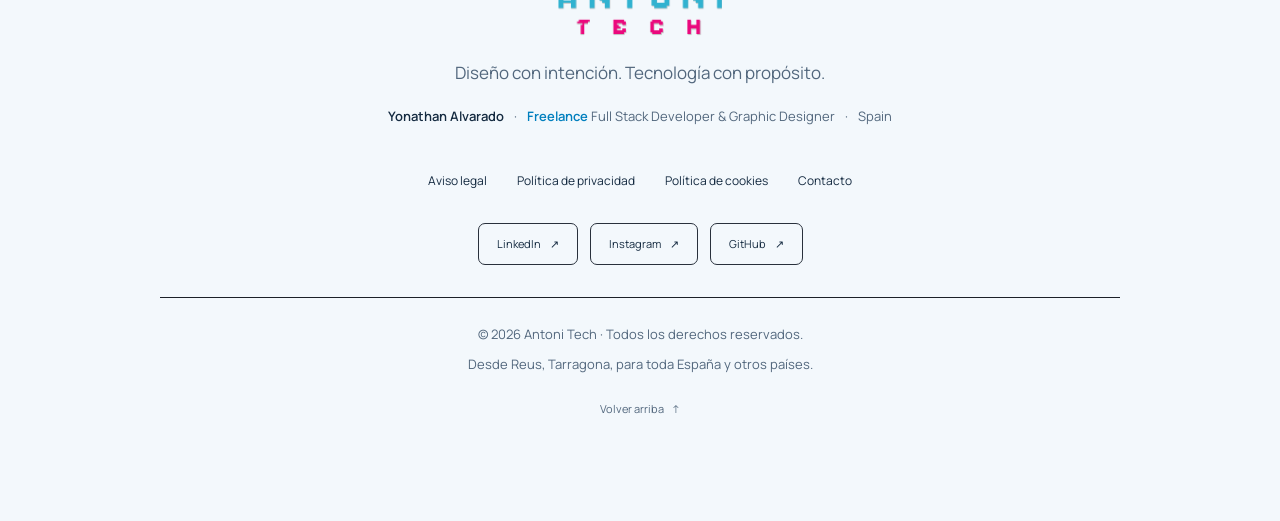
<file: proyectos/studi1/index.html>
<!doctype html>
<html lang="es"><head><meta charset="utf-8"><meta name="viewport" content="width=device-width, initial-scale=1, viewport-fit=cover">
<title data-es="GIMNÀS STUDI1 · Antoni Tech" data-en="GIMNÀS STUDI1 · Antoni Tech">GIMNÀS STUDI1 · Antoni Tech</title>
<meta name="author" content="Yonathan Alvarado"><meta name="description" content="Un proyecto de diseño web para Gimnàs Studi1, el gimnasio de Raúl Beas en Reus. Una propuesta visual pensada para presentar el centro y facilitar el primer contacto." data-es="Un proyecto de diseño web para Gimnàs Studi1, el gimnasio de Raúl Beas en Reus. Una propuesta visual pensada para presentar el centro y facilitar el primer contacto." data-en="A web design project for Gimnàs Studi1, Raúl Beas’s gym in Reus. A visual concept designed to introduce the gym and make first contact easier." data-i18n-attr="content"><meta name="theme-color" content="#080a0e"><link rel="canonical" href="https://antonitech.es/proyectos/studi1/">
<meta property="og:title" content="GIMNÀS STUDI1 · Antoni Tech"><meta property="og:description" content="Un proyecto de diseño web para Gimnàs Studi1, el gimnasio de Raúl Beas en Reus. Una propuesta visual pensada para presentar el centro y facilitar el primer contacto."><meta property="og:type" content="website"><meta property="og:url" content="https://antonitech.es/proyectos/studi1/"><meta property="og:image" content="https://antonitech.es/assets/hero-metallic.png"><meta property="og:locale" content="es_ES"><meta name="twitter:card" content="summary_large_image"><link rel="icon" href="../../assets/antoni-tech-logo.png" type="image/png"><link rel="preload" href="../../assets/barlow-condensed-800.ttf" as="font" type="font/ttf" crossorigin><link rel="stylesheet" href="../../assets/site.css?v=9b2bd3237c"><link rel="stylesheet" href="../../assets/minimal.css?v=0efb3f55ea"><link rel="stylesheet" href="../../assets/showcase.css?v=391486834e"><link rel="stylesheet" href="../../assets/navigation.css?v=d622c39300"><link rel="stylesheet" href="../../assets/hero-media.css?v=bc6b47ca57"><link rel="stylesheet" href="../../assets/assistant.css?v=bf14a8760d"><link rel="stylesheet" href="../../assets/responsive.css?v=7dd0f3e524"><script type="module" src="../../assets/assistant.mjs?v=11e9ee3838"></script><script src="../../assets/site.js?v=f391092837" defer></script><script src="../../assets/navigation.js?v=28f176536f" defer></script><link rel="stylesheet" href="../../assets/light-tech.css?v=20261019-publicacion-2"></head>
<body id="top" class="inner-page"><a class="skip-link" href="#contenido"><span data-es="Saltar al contenido" data-en="Skip to content">Saltar al contenido</span></a>
    <div class="header-spacer" aria-hidden="true"></div><header class="site-header" data-adaptive-header><div class="header-top">
    <a class="brand" href="../../index.html" aria-label="Antoni Tech · Inicio"><span class="logo-crop"><img src="../../assets/antoni-tech-logo.png" alt="Antoni Tech" width="1500" height="1548"></span></a>
    <div class="header-right"><div class="header-socials"><a href="https://www.linkedin.com/in/yonathan-alvarado-919637101/" target="_blank" rel="noopener noreferrer" aria-label="LinkedIn" class="social-icon linkedin">in</a>
    <a href="https://www.instagram.com/techantoni/" target="_blank" rel="noopener noreferrer" aria-label="Instagram" class="social-icon"><svg viewBox="0 0 24 24" fill="none" stroke="currentColor" stroke-width="1.7" aria-hidden="true"><rect x="3" y="3" width="18" height="18" rx="5"/><circle cx="12" cy="12" r="4"/><circle cx="18" cy="6.5" r=".8" fill="currentColor" stroke="none"/></svg></a></div><div class="language-switch" role="group" aria-label="Language"><button type="button" data-lang="es" aria-pressed="true">ES</button><span aria-hidden="true">/</span><button type="button" data-lang="en" aria-pressed="false">EN</button></div></div></div><div class="technology-band" role="region" aria-label="Tecnologías y herramientas" data-es="Tecnologías y herramientas" data-en="Technologies and tools" data-i18n-attr="aria-label">
    <div class="technology-window"><div class="technology-track"><ul class="technology-group"><li class="technology-logo"><img src="../../assets/technologies/html5.svg" alt="" width="28" height="28" decoding="async"><span>HTML5</span></li><li class="technology-logo"><img src="../../assets/technologies/css3.svg" alt="" width="28" height="28" decoding="async"><span>CSS3</span></li><li class="technology-logo"><img src="../../assets/technologies/javascript.svg" alt="" width="28" height="28" decoding="async"><span>JavaScript</span></li><li class="technology-logo"><img src="../../assets/technologies/json.svg" alt="" width="28" height="28" decoding="async"><span>JSON</span></li><li class="technology-logo"><img src="../../assets/technologies/react.svg" alt="" width="28" height="28" decoding="async"><span>React</span></li><li class="technology-logo"><img src="../../assets/technologies/angular.svg" alt="" width="28" height="28" decoding="async"><span>Angular</span></li><li class="technology-logo"><img src="../../assets/technologies/python.svg" alt="" width="28" height="28" decoding="async"><span>Python</span></li><li class="technology-logo"><img src="../../assets/technologies/java.svg" alt="" width="28" height="28" decoding="async"><span>Java</span></li><li class="technology-logo"><img src="../../assets/technologies/windows11.svg" alt="" width="28" height="28" decoding="async"><span>Windows</span></li><li class="technology-logo"><img src="../../assets/technologies/linux.svg" alt="" width="28" height="28" decoding="async"><span>Linux</span></li><li class="technology-logo"><img src="../../assets/technologies/apple.svg" alt="" width="28" height="28" decoding="async"><span>macOS</span></li><li class="technology-logo"><img src="../../assets/technologies/wordpress.svg" alt="" width="28" height="28" decoding="async"><span>WordPress</span></li><li class="technology-logo"><img src="../../assets/technologies/woocommerce.svg" alt="" width="28" height="28" decoding="async"><span>WooCommerce</span></li><li class="technology-logo"><img src="../../assets/technologies/prestashop.svg" alt="" width="28" height="28" decoding="async"><span>PrestaShop</span></li><li class="technology-logo"><img src="../../assets/technologies/git.svg" alt="" width="28" height="28" decoding="async"><span>Git</span></li><li class="technology-logo"><img src="../../assets/technologies/github.svg" alt="" width="28" height="28" decoding="async"><span>GitHub</span></li><li class="technology-logo"><img src="../../assets/technologies/docker.svg" alt="" width="28" height="28" decoding="async"><span>Docker</span></li><li class="technology-logo"><img src="../../assets/technologies/kubernetes.svg" alt="" width="28" height="28" decoding="async"><span>Kubernetes</span></li><li class="technology-logo"><img src="../../assets/technologies/amazonwebservices.svg" alt="" width="28" height="28" decoding="async"><span>AWS</span></li><li class="technology-logo"><img src="../../assets/technologies/azure.svg" alt="" width="28" height="28" decoding="async"><span>Azure</span></li><li class="technology-logo"><img src="../../assets/technologies/zoho.svg" alt="" width="28" height="28" decoding="async"><span>Zoho CRM</span></li><li class="technology-logo"><img src="../../assets/technologies/figma.svg" alt="" width="28" height="28" decoding="async"><span>Figma</span></li><li class="technology-logo"><img src="../../assets/technologies/illustrator.svg" alt="" width="28" height="28" decoding="async"><span>Illustrator</span></li><li class="technology-logo"><img src="../../assets/technologies/photoshop.svg" alt="" width="28" height="28" decoding="async"><span>Photoshop</span></li><li class="technology-logo"><img src="../../assets/technologies/threedsmax.svg" alt="" width="28" height="28" decoding="async"><span>Autodesk 3ds Max</span></li><li class="technology-logo"><img src="../../assets/technologies/autocad.svg" alt="" width="28" height="28" decoding="async"><span>AutoCAD</span></li><li class="technology-logo"><img src="../../assets/technologies/coreldraw.svg" alt="" width="28" height="28" decoding="async"><span>CorelDRAW</span></li><li class="technology-logo"><img src="../../assets/technologies/php.svg" alt="" width="28" height="28" decoding="async"><span>PHP</span></li><li class="technology-logo"><img src="../../assets/technologies/mysql.svg" alt="" width="28" height="28" decoding="async"><span>MySQL</span></li><li class="technology-logo"><img src="../../assets/technologies/phpmyadmin.svg" alt="" width="28" height="28" decoding="async"><span>phpMyAdmin</span></li><li class="technology-logo"><img src="../../assets/technologies/postgresql.svg" alt="" width="28" height="28" decoding="async"><span>PostgreSQL</span></li><li class="technology-logo"><img src="../../assets/technologies/typescript.svg" alt="" width="28" height="28" decoding="async"><span>TypeScript</span></li><li class="technology-logo"><img src="../../assets/technologies/nextjs.svg" alt="" width="28" height="28" decoding="async"><span>Next.js</span></li><li class="technology-logo"><img src="../../assets/technologies/supabase.svg" alt="" width="28" height="28" decoding="async"><span>Supabase</span></li><li class="technology-logo"><img src="../../assets/technologies/n8n.svg" alt="" width="28" height="28" decoding="async"><span>n8n</span></li><li class="technology-logo"><img src="../../assets/technologies/vscode.svg" alt="" width="28" height="28" decoding="async"><span>VS Code</span></li><li class="technology-logo"><img src="../../assets/technologies/apache.svg" alt="" width="28" height="28" decoding="async"><span>Apache</span></li><li class="technology-logo"><img src="../../assets/technologies/nginx.svg" alt="" width="28" height="28" decoding="async"><span>Nginx</span></li><li class="technology-logo"><img src="../../assets/technologies/xml.svg" alt="" width="28" height="28" decoding="async"><span>XML</span></li></ul><ul class="technology-group" aria-hidden="true" inert><li class="technology-logo"><img src="../../assets/technologies/html5.svg" alt="" width="28" height="28" decoding="async"><span>HTML5</span></li><li class="technology-logo"><img src="../../assets/technologies/css3.svg" alt="" width="28" height="28" decoding="async"><span>CSS3</span></li><li class="technology-logo"><img src="../../assets/technologies/javascript.svg" alt="" width="28" height="28" decoding="async"><span>JavaScript</span></li><li class="technology-logo"><img src="../../assets/technologies/json.svg" alt="" width="28" height="28" decoding="async"><span>JSON</span></li><li class="technology-logo"><img src="../../assets/technologies/react.svg" alt="" width="28" height="28" decoding="async"><span>React</span></li><li class="technology-logo"><img src="../../assets/technologies/angular.svg" alt="" width="28" height="28" decoding="async"><span>Angular</span></li><li class="technology-logo"><img src="../../assets/technologies/python.svg" alt="" width="28" height="28" decoding="async"><span>Python</span></li><li class="technology-logo"><img src="../../assets/technologies/java.svg" alt="" width="28" height="28" decoding="async"><span>Java</span></li><li class="technology-logo"><img src="../../assets/technologies/windows11.svg" alt="" width="28" height="28" decoding="async"><span>Windows</span></li><li class="technology-logo"><img src="../../assets/technologies/linux.svg" alt="" width="28" height="28" decoding="async"><span>Linux</span></li><li class="technology-logo"><img src="../../assets/technologies/apple.svg" alt="" width="28" height="28" decoding="async"><span>macOS</span></li><li class="technology-logo"><img src="../../assets/technologies/wordpress.svg" alt="" width="28" height="28" decoding="async"><span>WordPress</span></li><li class="technology-logo"><img src="../../assets/technologies/woocommerce.svg" alt="" width="28" height="28" decoding="async"><span>WooCommerce</span></li><li class="technology-logo"><img src="../../assets/technologies/prestashop.svg" alt="" width="28" height="28" decoding="async"><span>PrestaShop</span></li><li class="technology-logo"><img src="../../assets/technologies/git.svg" alt="" width="28" height="28" decoding="async"><span>Git</span></li><li class="technology-logo"><img src="../../assets/technologies/github.svg" alt="" width="28" height="28" decoding="async"><span>GitHub</span></li><li class="technology-logo"><img src="../../assets/technologies/docker.svg" alt="" width="28" height="28" decoding="async"><span>Docker</span></li><li class="technology-logo"><img src="../../assets/technologies/kubernetes.svg" alt="" width="28" height="28" decoding="async"><span>Kubernetes</span></li><li class="technology-logo"><img src="../../assets/technologies/amazonwebservices.svg" alt="" width="28" height="28" decoding="async"><span>AWS</span></li><li class="technology-logo"><img src="../../assets/technologies/azure.svg" alt="" width="28" height="28" decoding="async"><span>Azure</span></li><li class="technology-logo"><img src="../../assets/technologies/zoho.svg" alt="" width="28" height="28" decoding="async"><span>Zoho CRM</span></li><li class="technology-logo"><img src="../../assets/technologies/figma.svg" alt="" width="28" height="28" decoding="async"><span>Figma</span></li><li class="technology-logo"><img src="../../assets/technologies/illustrator.svg" alt="" width="28" height="28" decoding="async"><span>Illustrator</span></li><li class="technology-logo"><img src="../../assets/technologies/photoshop.svg" alt="" width="28" height="28" decoding="async"><span>Photoshop</span></li><li class="technology-logo"><img src="../../assets/technologies/threedsmax.svg" alt="" width="28" height="28" decoding="async"><span>Autodesk 3ds Max</span></li><li class="technology-logo"><img src="../../assets/technologies/autocad.svg" alt="" width="28" height="28" decoding="async"><span>AutoCAD</span></li><li class="technology-logo"><img src="../../assets/technologies/coreldraw.svg" alt="" width="28" height="28" decoding="async"><span>CorelDRAW</span></li><li class="technology-logo"><img src="../../assets/technologies/php.svg" alt="" width="28" height="28" decoding="async"><span>PHP</span></li><li class="technology-logo"><img src="../../assets/technologies/mysql.svg" alt="" width="28" height="28" decoding="async"><span>MySQL</span></li><li class="technology-logo"><img src="../../assets/technologies/phpmyadmin.svg" alt="" width="28" height="28" decoding="async"><span>phpMyAdmin</span></li><li class="technology-logo"><img src="../../assets/technologies/postgresql.svg" alt="" width="28" height="28" decoding="async"><span>PostgreSQL</span></li><li class="technology-logo"><img src="../../assets/technologies/typescript.svg" alt="" width="28" height="28" decoding="async"><span>TypeScript</span></li><li class="technology-logo"><img src="../../assets/technologies/nextjs.svg" alt="" width="28" height="28" decoding="async"><span>Next.js</span></li><li class="technology-logo"><img src="../../assets/technologies/supabase.svg" alt="" width="28" height="28" decoding="async"><span>Supabase</span></li><li class="technology-logo"><img src="../../assets/technologies/n8n.svg" alt="" width="28" height="28" decoding="async"><span>n8n</span></li><li class="technology-logo"><img src="../../assets/technologies/vscode.svg" alt="" width="28" height="28" decoding="async"><span>VS Code</span></li><li class="technology-logo"><img src="../../assets/technologies/apache.svg" alt="" width="28" height="28" decoding="async"><span>Apache</span></li><li class="technology-logo"><img src="../../assets/technologies/nginx.svg" alt="" width="28" height="28" decoding="async"><span>Nginx</span></li><li class="technology-logo"><img src="../../assets/technologies/xml.svg" alt="" width="28" height="28" decoding="async"><span>XML</span></li></ul></div></div></div><div class="navigation-bar">
      <a class="brand compact-brand" href="../../index.html" aria-label="Antoni Tech · Inicio / Home"><span class="logo-crop"><img src="../../assets/antoni-tech-logo.png" alt="Antoni Tech" width="1500" height="1548"></span></a>
      <nav class="primary-nav" id="primary-navigation" aria-label="Principal / Main navigation"><a href="../../index.html"><span data-es="Inicio" data-en="Home">Inicio</span></a><a href="../../servicios/index.html"><span data-es="Servicios" data-en="Services">Servicios</span></a><a href="../../proyectos/index.html" class="nav-projects" aria-current="page"><span data-es="Proyectos" data-en="Work">Proyectos</span></a><a href="../../sobre-mi/index.html"><span data-es="Sobre mí" data-en="About">Sobre mí</span></a><a href="../../contacto/index.html"><span data-es="Hablemos" data-en="Let’s talk">Hablemos</span></a></nav>
      <div class="compact-actions"><a class="header-whatsapp" href="https://wa.me/34635977484?text=Hola%2C%20Yonathan.%20Me%20gustar%C3%ADa%20pedir%20presupuesto%20para%20mi%20proyecto." data-whatsapp data-url-es="https://wa.me/34635977484?text=Hola%2C%20Yonathan.%20Me%20gustar%C3%ADa%20pedir%20presupuesto%20para%20mi%20proyecto." data-url-en="https://wa.me/34635977484?text=Hi%20Yonathan%2C%20I%20would%20like%20to%20request%20a%20quote%20for%20my%20project." target="_blank" rel="noopener noreferrer" aria-label="Hablemos por WhatsApp" data-es="Hablemos por WhatsApp" data-en="Let’s talk on WhatsApp" data-i18n-attr="aria-label"><svg viewBox="0 0 24 24" fill="none" stroke="currentColor" stroke-width="1.6" aria-hidden="true"><path d="M20.5 11.5a8.5 8.5 0 0 1-12.3 7.6L3 21l1.9-5.2A8.5 8.5 0 1 1 20.5 11.5Z"/><path d="M8 8c0 4 4 8 8 8l1-2-3-1-1 1-3-3 1-1-1-3-2 1Z"/></svg><span class="header-whatsapp-desktop"><span data-es="Hablemos" data-en="Let’s talk">Hablemos</span></span><span class="header-whatsapp-mobile">WhatsApp</span></a><button class="nav-toggle" type="button" aria-controls="primary-navigation" aria-expanded="false"><span data-es="Menú" data-en="Menu">Menú</span><span class="nav-toggle-icon" aria-hidden="true"></span></button></div>
    </div></header><main id="contenido"><section class="case-header wrap"><nav class="breadcrumbs" aria-label="Ruta de navegación / Breadcrumb"><ol><li><a href="../../index.html"><span data-es="Inicio" data-en="Home">Inicio</span></a></li><li><a href="../../proyectos/index.html"><span data-es="Proyectos" data-en="Work">Proyectos</span></a></li><li><span aria-current="page">GIMNÀS STUDI1</span></li></ol></nav><p data-es="Web de negocio · Reus" data-en="Business website · Reus" class="eyebrow">Web de negocio · Reus</p><h1>GIMNÀS STUDI1</h1><div class="case-lead"><p data-es="Un proyecto de diseño web para Gimnàs Studi1, el gimnasio de Raúl Beas en Reus. Una propuesta visual pensada para presentar el centro y facilitar el primer contacto." data-en="A web design project for Gimnàs Studi1, Raúl Beas’s gym in Reus. A visual concept designed to introduce the gym and make first contact easier." class="lead">Un proyecto de diseño web para Gimnàs Studi1, el gimnasio de Raúl Beas en Reus. Una propuesta visual pensada para presentar el centro y facilitar el primer contacto.</p><span class="status-tag"><span data-es="DISEÑO EN DESARROLLO" data-en="DESIGN IN DEVELOPMENT">DISEÑO EN DESARROLLO</span></span></div><div class="case-meta"><div><span data-es="MI PAPEL" data-en="MY ROLE" class="eyebrow">MI PAPEL</span><p data-es="Diseño de la experiencia web" data-en="Web experience design">Diseño de la experiencia web</p></div><div><span data-es="HERRAMIENTAS" data-en="TOOLS" class="eyebrow">HERRAMIENTAS</span><p>UI / UX · Diseño responsive · Desarrollo web</p></div><div><span data-es="ESTADO" data-en="STATUS" class="eyebrow">ESTADO</span><p data-es="Diseño / en desarrollo" data-en="Design / in development">Diseño / en desarrollo</p></div></div></section><div class="case-showcase studi1 wrap"><div class="project-cover"><div class="studi-official-art"><img src="../../assets/studi1-official.png?v=ccd411324a" alt="Logo oficial de Gimnàs Studi1 · Raúl Beas" width="2048" height="701" loading="lazy"></div></div></div><section class="case-story wrap"><div><p data-es="01 / EL PUNTO DE PARTIDA" data-en="01 / THE STARTING POINT" class="eyebrow">01 / EL PUNTO DE PARTIDA</p><h2><span data-es="UNA NECESIDAD." data-en="A NEED.">UNA NECESIDAD.</span><br><span data-es="UNA DIRECCIÓN." data-en="A DIRECTION." class="muted">UNA DIRECCIÓN.</span></h2></div><p data-es="Trasladar la personalidad del gimnasio a una web clara, con la información que necesita alguien antes de visitar el centro." data-en="Translate the gym’s personality into a clear website with the information someone needs before visiting." class="lead">Trasladar la personalidad del gimnasio a una web clara, con la información que necesita alguien antes de visitar el centro.</p></section><section class="case-delivery wrap"><div><p data-es="02 / EL TRABAJO" data-en="02 / THE WORK" class="eyebrow">02 / EL TRABAJO</p><h2 data-es="LO QUE DA FORMA AL PROYECTO." data-en="WHAT SHAPES THE PROJECT.">LO QUE DA FORMA AL PROYECTO.</h2></div><ol><li><span data-es="Dirección visual y estructura de la página." data-en="Visual direction and page structure.">Dirección visual y estructura de la página.</span></li><li><span data-es="Diseño de la presentación del gimnasio y sus servicios." data-en="Design of the gym and services presentation.">Diseño de la presentación del gimnasio y sus servicios.</span></li><li><span data-es="Propuesta de navegación y contacto desde el móvil." data-en="Mobile navigation and contact concept.">Propuesta de navegación y contacto desde el móvil.</span></li></ol></section><div class="case-note wrap"><p data-es="Diseño en desarrollo. La presentación del proyecto no implica que la web final esté publicada." data-en="Design in development. This project presentation does not imply that the final website is live.">Diseño en desarrollo. La presentación del proyecto no implica que la web final esté publicada.</p></div><section class="next-project wrap"><p data-es="SIGUIENTE PROYECTO" data-en="NEXT PROJECT" class="eyebrow">SIGUIENTE PROYECTO</p><a href="../../proyectos/edis-alvarado/index.html">EDIS ALVARADO<span aria-hidden="true">↗</span></a></section><section class="cta-section cta-premium wrap" aria-labelledby="project-invitation-title"><div class="cta-panel">
      <div class="cta-content"><p data-es="DISEÑO · DESARROLLO · TECNOLOGÍA" data-en="DESIGN · DEVELOPMENT · TECHNOLOGY" class="eyebrow">DISEÑO · DESARROLLO · TECNOLOGÍA</p>
        <h2 class="cta-title" id="project-invitation-title"><span data-es="Tu idea merece" data-en="Your idea deserves" class="cta-title-start">Tu idea merece</span><span data-es="un proyecto a su altura." data-en="a project to match." class="cta-title-accent">un proyecto a su altura.</span></h2>
        <p data-es="Cuéntame qué quieres conseguir. Definimos lo que necesitas y te preparo una propuesta a medida, con alcance, plazos y presupuesto claros." data-en="Tell me what you want to achieve. We’ll define what you need, and I’ll prepare a tailored proposal with a clear scope, timeline and budget." class="cta-description">Cuéntame qué quieres conseguir. Definimos lo que necesitas y te preparo una propuesta a medida, con alcance, plazos y presupuesto claros.</p>
        <ul class="cta-values"><li><span data-es="Diseño a medida" data-en="Tailored design">Diseño a medida</span></li><li><span data-es="Trato directo" data-en="Direct contact">Trato directo</span></li><li><span data-es="Propuesta clara" data-en="A clear proposal">Propuesta clara</span></li></ul>
      </div>
      <div class="cta-invitation"><p class="cta-conversation-label"><svg viewBox="0 0 24 24" aria-hidden="true"><path d="M21 11.5a8.4 8.4 0 0 1-.9 3.8 8.5 8.5 0 0 1-7.6 4.7 8.4 8.4 0 0 1-3.8-.9L3 21l1.9-5.7a8.4 8.4 0 0 1-.9-3.8 8.5 8.5 0 0 1 4.7-7.6 8.4 8.4 0 0 1 3.8-.9h.5a8.5 8.5 0 0 1 8 8v.5Z"/><path d="M8 11h8m-8 4h5"/></svg><span data-es="EMPECEMOS POR UNA CONVERSACIÓN" data-en="LET’S START WITH A CONVERSATION">EMPECEMOS POR UNA CONVERSACIÓN</span></p>
        <h3 data-es="Hablemos de tu proyecto." data-en="Let’s talk about your project.">Hablemos de tu proyecto.</h3>
        <p data-es="La consulta y el asesoramiento son totalmente gratuitos y personalizados." data-en="The consultation and advice are completely free and personalised." class="cta-consultation">La consulta y el asesoramiento son totalmente gratuitos y personalizados.</p>
        <a class="button button-solid" href="https://wa.me/34635977484?text=Hola%2C%20Yonathan.%20Me%20gustar%C3%ADa%20pedir%20presupuesto%20para%20mi%20proyecto." target="_blank" rel="noopener noreferrer" data-whatsapp data-url-es="https://wa.me/34635977484?text=Hola%2C%20Yonathan.%20Me%20gustar%C3%ADa%20pedir%20presupuesto%20para%20mi%20proyecto." data-url-en="https://wa.me/34635977484?text=Hi%20Yonathan%2C%20I%20would%20like%20to%20request%20a%20quote%20for%20my%20project."><span data-es="PEDIR PRESUPUESTO" data-en="REQUEST A QUOTE">PEDIR PRESUPUESTO</span><span aria-hidden="true">↗</span></a>
        <p data-es="Hablamos por WhatsApp · Sin compromiso" data-en="Let’s talk on WhatsApp · No obligation" class="cta-channel">Hablamos por WhatsApp · Sin compromiso</p>
        <div class="cta-person"><span class="cta-person-mark" aria-hidden="true">YA</span><div><strong>Yonathan Alvarado</strong><span data-es="Tu contacto, de principio a fin." data-en="Your contact, from start to finish.">Tu contacto, de principio a fin.</span></div></div>
      </div>
    </div></section></main><footer class="site-footer footer-centered"><div class="footer-inner">
      <a href="../../index.html" class="brand footer-brand" aria-label="Antoni Tech · Inicio / Home"><span class="logo-crop"><img src="../../assets/antoni-tech-logo.png" alt="Antoni Tech" width="1500" height="1548"></span></a>
      <p data-es="Diseño con intención. Tecnología con propósito." data-en="Design with intention. Technology with purpose." class="footer-motto">Diseño con intención. Tecnología con propósito.</p>
      <a class="footer-signature" href="https://www.instagram.com/techantoni/" target="_blank" rel="noopener noreferrer"><strong>Yonathan Alvarado</strong><span aria-hidden="true">·</span><span><strong class="freelance-word">Freelance</strong> Full Stack Developer &amp; Graphic Designer</span><span aria-hidden="true">·</span><span>Spain</span></a>
      <nav class="footer-legal" aria-label="Información legal y contacto / Legal information and contact"><ul><li><a href="../../aviso-legal/index.html"><span data-es="Aviso legal" data-en="Legal notice">Aviso legal</span></a></li><li><a href="../../privacidad/index.html"><span data-es="Política de privacidad" data-en="Privacy policy">Política de privacidad</span></a></li><li><a href="../../cookies/index.html"><span data-es="Política de cookies" data-en="Cookie policy">Política de cookies</span></a></li><li><a href="../../contacto/index.html"><span data-es="Contacto" data-en="Contact">Contacto</span></a></li></ul></nav>
      <nav class="footer-socials" aria-label="Redes sociales / Social profiles"><a href="https://www.linkedin.com/in/yonathan-alvarado-919637101/" target="_blank" rel="noopener noreferrer">LinkedIn <span aria-hidden="true">↗</span></a><a href="https://www.instagram.com/techantoni/" target="_blank" rel="noopener noreferrer">Instagram <span aria-hidden="true">↗</span></a><a href="https://github.com/techantoni380-create" target="_blank" rel="noopener noreferrer">GitHub <span aria-hidden="true">↗</span></a></nav>
      <div class="footer-closing"><p>© 2026 Antoni Tech · <span data-es="Todos los derechos reservados." data-en="All rights reserved.">Todos los derechos reservados.</span></p><p data-es="Desde Reus, Tarragona, para toda España y otros países." data-en="From Reus, Tarragona, for Spain and beyond.">Desde Reus, Tarragona, para toda España y otros países.</p><a href="#top" class="footer-top"><span data-es="Volver arriba" data-en="Back to top">Volver arriba</span> <span aria-hidden="true">↑</span></a></div>
    </div></footer><dialog id="video-dialog" class="video-dialog"><button type="button" class="video-close close-button" aria-label="Cerrar vídeo / Close video">×</button><video id="brand-video" controls playsinline muted preload="none" width="1920" height="1080" aria-label="Presentación de Antoni Tech de cinco segundos"><source src="../../assets/antoni-tech-5s.mp4" type="video/mp4"><span data-es="Tu navegador no admite vídeo." data-en="Your browser does not support video.">Tu navegador no admite vídeo.</span> <a href="../../assets/antoni-tech-5s.mp4"><span data-es="Abrir vídeo" data-en="Open video">Abrir vídeo</span></a></video></dialog><button type="button" id="assistant-launch" class="assistant-launch" aria-haspopup="dialog" aria-controls="antoni-assistant" aria-expanded="false" hidden><svg viewBox="0 0 24 24" fill="none" stroke="currentColor" stroke-width="1.6" aria-hidden="true"><path d="M20 11.5a8 8 0 0 1-8 8H4l-2 2v-10a10 10 0 0 1 18 0Z"/><path d="m9 8-3 3 3 3m6-6 3 3-3 3"/></svg><span><span data-es="¿Tienes una idea?" data-en="Have an idea?">¿Tienes una idea?</span></span></button>
    <dialog id="antoni-assistant" class="antoni-assistant" aria-labelledby="assistant-title">
      <div class="assistant-shell">
        <header class="assistant-heading"><span class="assistant-avatar" aria-hidden="true">&lt;/&gt;</span><div><h2 id="assistant-title">Antoni Tech</h2><p id="assistant-mode"></p></div><button type="button" class="assistant-close" id="assistant-close" aria-label="Cerrar asistente" data-es="Cerrar asistente" data-en="Close assistant" data-i18n-attr="aria-label">×</button></header>
        <div class="assistant-scroll" id="assistant-scroll">
          <div id="assistant-messages" class="assistant-messages" role="log" aria-live="polite" aria-relevant="additions" aria-label="Conversación" data-es="Conversación" data-en="Conversation" data-i18n-attr="aria-label"></div>
          <div class="assistant-suggestions" id="assistant-suggestions" aria-label="Temas sugeridos" data-es="Temas sugeridos" data-en="Suggested topics" data-i18n-attr="aria-label"></div>
          <section id="assistant-handoff" class="assistant-handoff" aria-labelledby="assistant-handoff-title" hidden>
            <h3 id="assistant-handoff-title"><span data-es="Tu idea, directamente a Yonathan." data-en="Your idea, straight to Yonathan.">Tu idea, directamente a Yonathan.</span></h3>
            <label for="assistant-brief"><span data-es="Revisa o escribe tu mensaje" data-en="Review or write your message">Revisa o escribe tu mensaje</span></label>
            <textarea id="assistant-brief" rows="4" maxlength="1800"></textarea>
            <a id="assistant-whatsapp" class="assistant-primary" href="https://wa.me/34635977484" target="_blank" rel="noopener noreferrer"><span data-es="ABRIR WHATSAPP" data-en="OPEN WHATSAPP">ABRIR WHATSAPP</span> <span aria-hidden="true">↗</span></a>
            <p><span data-es="Tú confirmas el envío en WhatsApp. La consulta inicial es gratuita y personalizada." data-en="You confirm sending in WhatsApp. The initial consultation is free and personalised.">Tú confirmas el envío en WhatsApp. La consulta inicial es gratuita y personalizada.</span></p>
          </section>
        </div>
        <form id="assistant-form" class="assistant-form">
          <label for="assistant-input" class="assistant-input-label"><span data-es="¿En qué puedo orientarte?" data-en="How can I help?">¿En qué puedo orientarte?</span></label>
          <div class="assistant-compose"><input id="assistant-input" type="text" maxlength="1000" autocomplete="off" required placeholder="Webs, apps, automatización…" data-es="Webs, apps, automatización…" data-en="Websites, apps, automation…" data-i18n-attr="placeholder"><button type="submit" id="assistant-send" aria-label="Enviar pregunta" data-es="Enviar pregunta" data-en="Send question" data-i18n-attr="aria-label">↑</button></div>
          <div id="assistant-ai-notice" class="assistant-ai-notice" hidden><label for="assistant-ai-consent"><input type="checkbox" id="assistant-ai-consent"><span data-es="Usar IA: enviar mis mensajes a Cloudflare y OpenAI para responder. Puede cometer errores. No incluyas datos sensibles." data-en="Use AI: send my messages to Cloudflare and OpenAI for a reply. It may make mistakes. Do not include sensitive data.">Usar IA: enviar mis mensajes a Cloudflare y OpenAI para responder. Puede cometer errores. No incluyas datos sensibles.</span></label></div>
          <p id="assistant-status" class="assistant-status" role="status"></p>
        </form>
        <div class="assistant-actions"><button type="button" id="assistant-contact"><span data-es="Hablar con Yonathan" data-en="Talk to Yonathan">Hablar con Yonathan</span> <span aria-hidden="true">↗</span></button><button type="button" id="assistant-reset"><span data-es="Borrar chat" data-en="Clear chat">Borrar chat</span></button></div>
        <footer class="assistant-footnote"><span id="assistant-disclosure"></span><a href="../../privacidad/index.html"><span data-es="Privacidad" data-en="Privacy">Privacidad</span></a></footer>
      </div>
    </dialog></body></html>
</file>
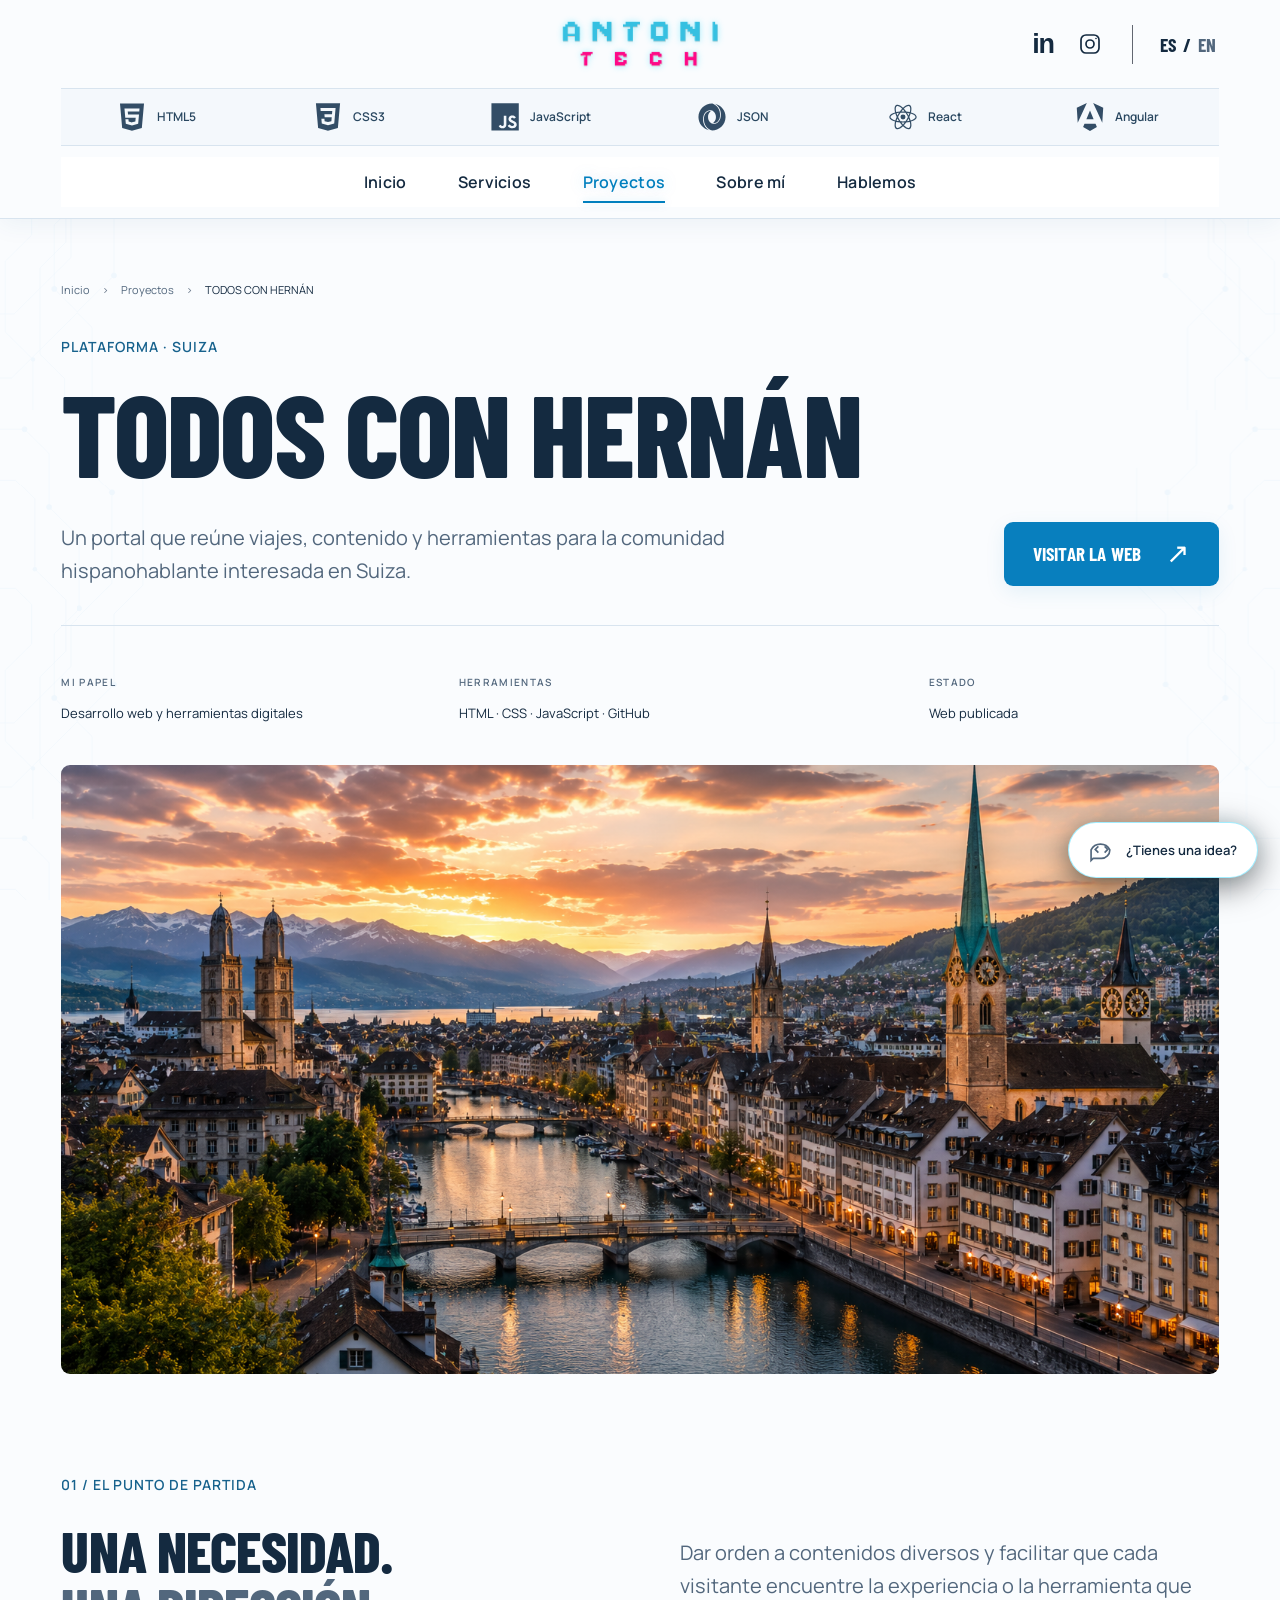
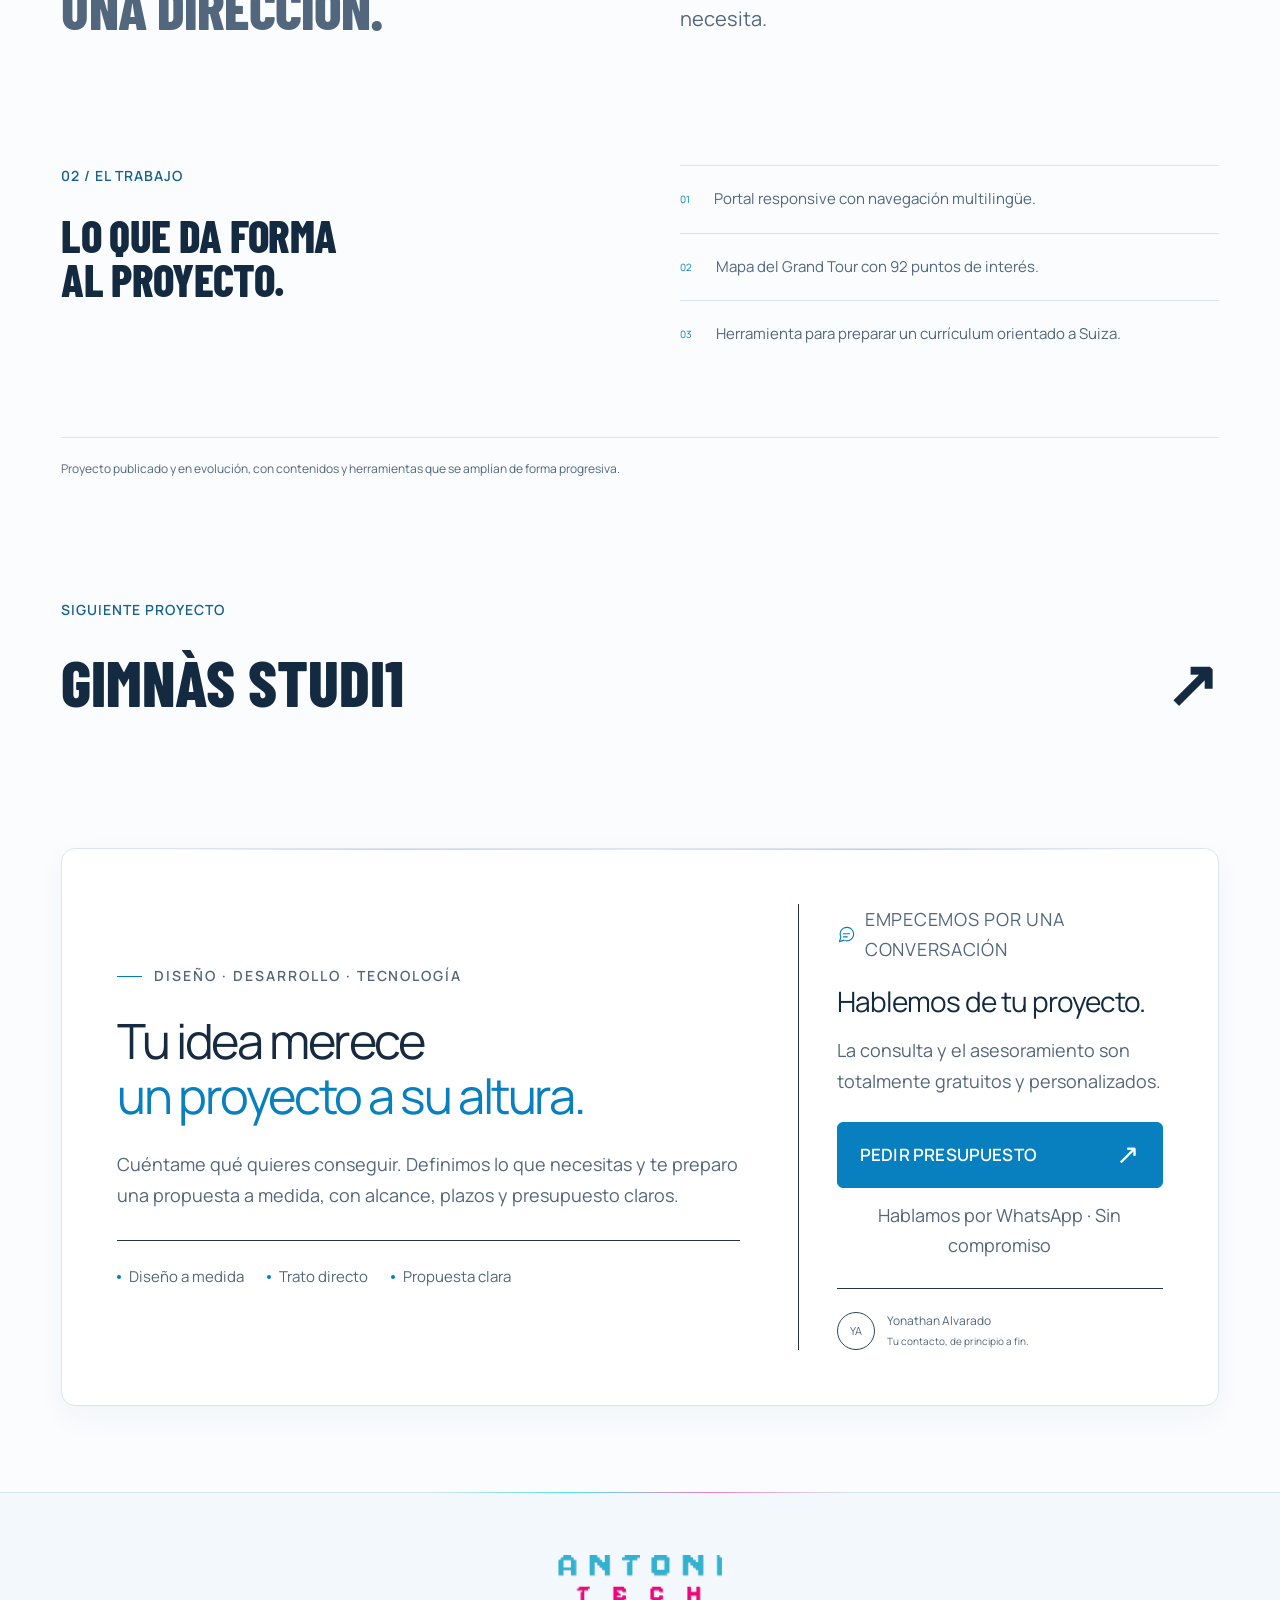
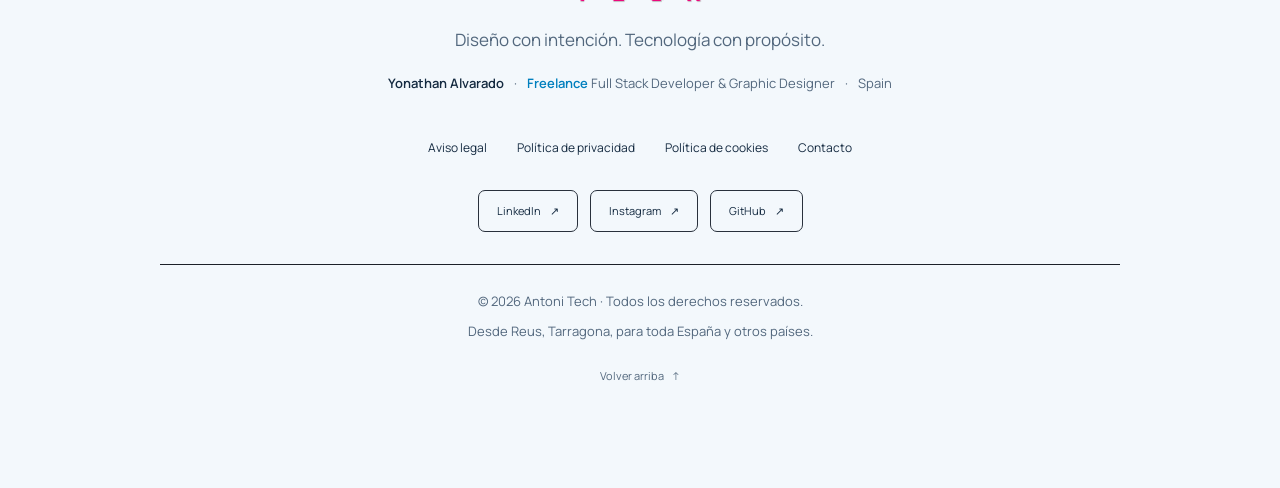
<file: proyectos/todos-con-hernan/index.html>
<!doctype html>
<html lang="es"><head><meta charset="utf-8"><meta name="viewport" content="width=device-width, initial-scale=1, viewport-fit=cover">
<title data-es="TODOS CON HERNÁN · Antoni Tech" data-en="TODOS CON HERNÁN · Antoni Tech">TODOS CON HERNÁN · Antoni Tech</title>
<meta name="author" content="Yonathan Alvarado"><meta name="description" content="Un portal que reúne viajes, contenido y herramientas para la comunidad hispanohablante interesada en Suiza." data-es="Un portal que reúne viajes, contenido y herramientas para la comunidad hispanohablante interesada en Suiza." data-en="A portal bringing together travel, content and tools for the Spanish-speaking community interested in Switzerland." data-i18n-attr="content"><meta name="theme-color" content="#080a0e"><link rel="canonical" href="https://antonitech.es/proyectos/todos-con-hernan/">
<meta property="og:title" content="TODOS CON HERNÁN · Antoni Tech"><meta property="og:description" content="Un portal que reúne viajes, contenido y herramientas para la comunidad hispanohablante interesada en Suiza."><meta property="og:type" content="website"><meta property="og:url" content="https://antonitech.es/proyectos/todos-con-hernan/"><meta property="og:image" content="https://antonitech.es/assets/hero-metallic.png"><meta property="og:locale" content="es_ES"><meta name="twitter:card" content="summary_large_image"><link rel="icon" href="../../assets/antoni-tech-logo.png" type="image/png"><link rel="preload" href="../../assets/barlow-condensed-800.ttf" as="font" type="font/ttf" crossorigin><link rel="stylesheet" href="../../assets/site.css?v=9b2bd3237c"><link rel="stylesheet" href="../../assets/minimal.css?v=0efb3f55ea"><link rel="stylesheet" href="../../assets/showcase.css?v=391486834e"><link rel="stylesheet" href="../../assets/navigation.css?v=d622c39300"><link rel="stylesheet" href="../../assets/hero-media.css?v=bc6b47ca57"><link rel="stylesheet" href="../../assets/assistant.css?v=bf14a8760d"><link rel="stylesheet" href="../../assets/responsive.css?v=7dd0f3e524"><script type="module" src="../../assets/assistant.mjs?v=11e9ee3838"></script><script src="../../assets/site.js?v=f391092837" defer></script><script src="../../assets/navigation.js?v=28f176536f" defer></script><link rel="stylesheet" href="../../assets/light-tech.css?v=20261019-publicacion-2"></head>
<body id="top" class="inner-page"><a class="skip-link" href="#contenido"><span data-es="Saltar al contenido" data-en="Skip to content">Saltar al contenido</span></a>
    <div class="header-spacer" aria-hidden="true"></div><header class="site-header" data-adaptive-header><div class="header-top">
    <a class="brand" href="../../index.html" aria-label="Antoni Tech · Inicio"><span class="logo-crop"><img src="../../assets/antoni-tech-logo.png" alt="Antoni Tech" width="1500" height="1548"></span></a>
    <div class="header-right"><div class="header-socials"><a href="https://www.linkedin.com/in/yonathan-alvarado-919637101/" target="_blank" rel="noopener noreferrer" aria-label="LinkedIn" class="social-icon linkedin">in</a>
    <a href="https://www.instagram.com/techantoni/" target="_blank" rel="noopener noreferrer" aria-label="Instagram" class="social-icon"><svg viewBox="0 0 24 24" fill="none" stroke="currentColor" stroke-width="1.7" aria-hidden="true"><rect x="3" y="3" width="18" height="18" rx="5"/><circle cx="12" cy="12" r="4"/><circle cx="18" cy="6.5" r=".8" fill="currentColor" stroke="none"/></svg></a></div><div class="language-switch" role="group" aria-label="Language"><button type="button" data-lang="es" aria-pressed="true">ES</button><span aria-hidden="true">/</span><button type="button" data-lang="en" aria-pressed="false">EN</button></div></div></div><div class="technology-band" role="region" aria-label="Tecnologías y herramientas" data-es="Tecnologías y herramientas" data-en="Technologies and tools" data-i18n-attr="aria-label">
    <div class="technology-window"><div class="technology-track"><ul class="technology-group"><li class="technology-logo"><img src="../../assets/technologies/html5.svg" alt="" width="28" height="28" decoding="async"><span>HTML5</span></li><li class="technology-logo"><img src="../../assets/technologies/css3.svg" alt="" width="28" height="28" decoding="async"><span>CSS3</span></li><li class="technology-logo"><img src="../../assets/technologies/javascript.svg" alt="" width="28" height="28" decoding="async"><span>JavaScript</span></li><li class="technology-logo"><img src="../../assets/technologies/json.svg" alt="" width="28" height="28" decoding="async"><span>JSON</span></li><li class="technology-logo"><img src="../../assets/technologies/react.svg" alt="" width="28" height="28" decoding="async"><span>React</span></li><li class="technology-logo"><img src="../../assets/technologies/angular.svg" alt="" width="28" height="28" decoding="async"><span>Angular</span></li><li class="technology-logo"><img src="../../assets/technologies/python.svg" alt="" width="28" height="28" decoding="async"><span>Python</span></li><li class="technology-logo"><img src="../../assets/technologies/java.svg" alt="" width="28" height="28" decoding="async"><span>Java</span></li><li class="technology-logo"><img src="../../assets/technologies/windows11.svg" alt="" width="28" height="28" decoding="async"><span>Windows</span></li><li class="technology-logo"><img src="../../assets/technologies/linux.svg" alt="" width="28" height="28" decoding="async"><span>Linux</span></li><li class="technology-logo"><img src="../../assets/technologies/apple.svg" alt="" width="28" height="28" decoding="async"><span>macOS</span></li><li class="technology-logo"><img src="../../assets/technologies/wordpress.svg" alt="" width="28" height="28" decoding="async"><span>WordPress</span></li><li class="technology-logo"><img src="../../assets/technologies/woocommerce.svg" alt="" width="28" height="28" decoding="async"><span>WooCommerce</span></li><li class="technology-logo"><img src="../../assets/technologies/prestashop.svg" alt="" width="28" height="28" decoding="async"><span>PrestaShop</span></li><li class="technology-logo"><img src="../../assets/technologies/git.svg" alt="" width="28" height="28" decoding="async"><span>Git</span></li><li class="technology-logo"><img src="../../assets/technologies/github.svg" alt="" width="28" height="28" decoding="async"><span>GitHub</span></li><li class="technology-logo"><img src="../../assets/technologies/docker.svg" alt="" width="28" height="28" decoding="async"><span>Docker</span></li><li class="technology-logo"><img src="../../assets/technologies/kubernetes.svg" alt="" width="28" height="28" decoding="async"><span>Kubernetes</span></li><li class="technology-logo"><img src="../../assets/technologies/amazonwebservices.svg" alt="" width="28" height="28" decoding="async"><span>AWS</span></li><li class="technology-logo"><img src="../../assets/technologies/azure.svg" alt="" width="28" height="28" decoding="async"><span>Azure</span></li><li class="technology-logo"><img src="../../assets/technologies/zoho.svg" alt="" width="28" height="28" decoding="async"><span>Zoho CRM</span></li><li class="technology-logo"><img src="../../assets/technologies/figma.svg" alt="" width="28" height="28" decoding="async"><span>Figma</span></li><li class="technology-logo"><img src="../../assets/technologies/illustrator.svg" alt="" width="28" height="28" decoding="async"><span>Illustrator</span></li><li class="technology-logo"><img src="../../assets/technologies/photoshop.svg" alt="" width="28" height="28" decoding="async"><span>Photoshop</span></li><li class="technology-logo"><img src="../../assets/technologies/threedsmax.svg" alt="" width="28" height="28" decoding="async"><span>Autodesk 3ds Max</span></li><li class="technology-logo"><img src="../../assets/technologies/autocad.svg" alt="" width="28" height="28" decoding="async"><span>AutoCAD</span></li><li class="technology-logo"><img src="../../assets/technologies/coreldraw.svg" alt="" width="28" height="28" decoding="async"><span>CorelDRAW</span></li><li class="technology-logo"><img src="../../assets/technologies/php.svg" alt="" width="28" height="28" decoding="async"><span>PHP</span></li><li class="technology-logo"><img src="../../assets/technologies/mysql.svg" alt="" width="28" height="28" decoding="async"><span>MySQL</span></li><li class="technology-logo"><img src="../../assets/technologies/phpmyadmin.svg" alt="" width="28" height="28" decoding="async"><span>phpMyAdmin</span></li><li class="technology-logo"><img src="../../assets/technologies/postgresql.svg" alt="" width="28" height="28" decoding="async"><span>PostgreSQL</span></li><li class="technology-logo"><img src="../../assets/technologies/typescript.svg" alt="" width="28" height="28" decoding="async"><span>TypeScript</span></li><li class="technology-logo"><img src="../../assets/technologies/nextjs.svg" alt="" width="28" height="28" decoding="async"><span>Next.js</span></li><li class="technology-logo"><img src="../../assets/technologies/supabase.svg" alt="" width="28" height="28" decoding="async"><span>Supabase</span></li><li class="technology-logo"><img src="../../assets/technologies/n8n.svg" alt="" width="28" height="28" decoding="async"><span>n8n</span></li><li class="technology-logo"><img src="../../assets/technologies/vscode.svg" alt="" width="28" height="28" decoding="async"><span>VS Code</span></li><li class="technology-logo"><img src="../../assets/technologies/apache.svg" alt="" width="28" height="28" decoding="async"><span>Apache</span></li><li class="technology-logo"><img src="../../assets/technologies/nginx.svg" alt="" width="28" height="28" decoding="async"><span>Nginx</span></li><li class="technology-logo"><img src="../../assets/technologies/xml.svg" alt="" width="28" height="28" decoding="async"><span>XML</span></li></ul><ul class="technology-group" aria-hidden="true" inert><li class="technology-logo"><img src="../../assets/technologies/html5.svg" alt="" width="28" height="28" decoding="async"><span>HTML5</span></li><li class="technology-logo"><img src="../../assets/technologies/css3.svg" alt="" width="28" height="28" decoding="async"><span>CSS3</span></li><li class="technology-logo"><img src="../../assets/technologies/javascript.svg" alt="" width="28" height="28" decoding="async"><span>JavaScript</span></li><li class="technology-logo"><img src="../../assets/technologies/json.svg" alt="" width="28" height="28" decoding="async"><span>JSON</span></li><li class="technology-logo"><img src="../../assets/technologies/react.svg" alt="" width="28" height="28" decoding="async"><span>React</span></li><li class="technology-logo"><img src="../../assets/technologies/angular.svg" alt="" width="28" height="28" decoding="async"><span>Angular</span></li><li class="technology-logo"><img src="../../assets/technologies/python.svg" alt="" width="28" height="28" decoding="async"><span>Python</span></li><li class="technology-logo"><img src="../../assets/technologies/java.svg" alt="" width="28" height="28" decoding="async"><span>Java</span></li><li class="technology-logo"><img src="../../assets/technologies/windows11.svg" alt="" width="28" height="28" decoding="async"><span>Windows</span></li><li class="technology-logo"><img src="../../assets/technologies/linux.svg" alt="" width="28" height="28" decoding="async"><span>Linux</span></li><li class="technology-logo"><img src="../../assets/technologies/apple.svg" alt="" width="28" height="28" decoding="async"><span>macOS</span></li><li class="technology-logo"><img src="../../assets/technologies/wordpress.svg" alt="" width="28" height="28" decoding="async"><span>WordPress</span></li><li class="technology-logo"><img src="../../assets/technologies/woocommerce.svg" alt="" width="28" height="28" decoding="async"><span>WooCommerce</span></li><li class="technology-logo"><img src="../../assets/technologies/prestashop.svg" alt="" width="28" height="28" decoding="async"><span>PrestaShop</span></li><li class="technology-logo"><img src="../../assets/technologies/git.svg" alt="" width="28" height="28" decoding="async"><span>Git</span></li><li class="technology-logo"><img src="../../assets/technologies/github.svg" alt="" width="28" height="28" decoding="async"><span>GitHub</span></li><li class="technology-logo"><img src="../../assets/technologies/docker.svg" alt="" width="28" height="28" decoding="async"><span>Docker</span></li><li class="technology-logo"><img src="../../assets/technologies/kubernetes.svg" alt="" width="28" height="28" decoding="async"><span>Kubernetes</span></li><li class="technology-logo"><img src="../../assets/technologies/amazonwebservices.svg" alt="" width="28" height="28" decoding="async"><span>AWS</span></li><li class="technology-logo"><img src="../../assets/technologies/azure.svg" alt="" width="28" height="28" decoding="async"><span>Azure</span></li><li class="technology-logo"><img src="../../assets/technologies/zoho.svg" alt="" width="28" height="28" decoding="async"><span>Zoho CRM</span></li><li class="technology-logo"><img src="../../assets/technologies/figma.svg" alt="" width="28" height="28" decoding="async"><span>Figma</span></li><li class="technology-logo"><img src="../../assets/technologies/illustrator.svg" alt="" width="28" height="28" decoding="async"><span>Illustrator</span></li><li class="technology-logo"><img src="../../assets/technologies/photoshop.svg" alt="" width="28" height="28" decoding="async"><span>Photoshop</span></li><li class="technology-logo"><img src="../../assets/technologies/threedsmax.svg" alt="" width="28" height="28" decoding="async"><span>Autodesk 3ds Max</span></li><li class="technology-logo"><img src="../../assets/technologies/autocad.svg" alt="" width="28" height="28" decoding="async"><span>AutoCAD</span></li><li class="technology-logo"><img src="../../assets/technologies/coreldraw.svg" alt="" width="28" height="28" decoding="async"><span>CorelDRAW</span></li><li class="technology-logo"><img src="../../assets/technologies/php.svg" alt="" width="28" height="28" decoding="async"><span>PHP</span></li><li class="technology-logo"><img src="../../assets/technologies/mysql.svg" alt="" width="28" height="28" decoding="async"><span>MySQL</span></li><li class="technology-logo"><img src="../../assets/technologies/phpmyadmin.svg" alt="" width="28" height="28" decoding="async"><span>phpMyAdmin</span></li><li class="technology-logo"><img src="../../assets/technologies/postgresql.svg" alt="" width="28" height="28" decoding="async"><span>PostgreSQL</span></li><li class="technology-logo"><img src="../../assets/technologies/typescript.svg" alt="" width="28" height="28" decoding="async"><span>TypeScript</span></li><li class="technology-logo"><img src="../../assets/technologies/nextjs.svg" alt="" width="28" height="28" decoding="async"><span>Next.js</span></li><li class="technology-logo"><img src="../../assets/technologies/supabase.svg" alt="" width="28" height="28" decoding="async"><span>Supabase</span></li><li class="technology-logo"><img src="../../assets/technologies/n8n.svg" alt="" width="28" height="28" decoding="async"><span>n8n</span></li><li class="technology-logo"><img src="../../assets/technologies/vscode.svg" alt="" width="28" height="28" decoding="async"><span>VS Code</span></li><li class="technology-logo"><img src="../../assets/technologies/apache.svg" alt="" width="28" height="28" decoding="async"><span>Apache</span></li><li class="technology-logo"><img src="../../assets/technologies/nginx.svg" alt="" width="28" height="28" decoding="async"><span>Nginx</span></li><li class="technology-logo"><img src="../../assets/technologies/xml.svg" alt="" width="28" height="28" decoding="async"><span>XML</span></li></ul></div></div></div><div class="navigation-bar">
      <a class="brand compact-brand" href="../../index.html" aria-label="Antoni Tech · Inicio / Home"><span class="logo-crop"><img src="../../assets/antoni-tech-logo.png" alt="Antoni Tech" width="1500" height="1548"></span></a>
      <nav class="primary-nav" id="primary-navigation" aria-label="Principal / Main navigation"><a href="../../index.html"><span data-es="Inicio" data-en="Home">Inicio</span></a><a href="../../servicios/index.html"><span data-es="Servicios" data-en="Services">Servicios</span></a><a href="../../proyectos/index.html" class="nav-projects" aria-current="page"><span data-es="Proyectos" data-en="Work">Proyectos</span></a><a href="../../sobre-mi/index.html"><span data-es="Sobre mí" data-en="About">Sobre mí</span></a><a href="../../contacto/index.html"><span data-es="Hablemos" data-en="Let’s talk">Hablemos</span></a></nav>
      <div class="compact-actions"><a class="header-whatsapp" href="https://wa.me/34635977484?text=Hola%2C%20Yonathan.%20Me%20gustar%C3%ADa%20pedir%20presupuesto%20para%20mi%20proyecto." data-whatsapp data-url-es="https://wa.me/34635977484?text=Hola%2C%20Yonathan.%20Me%20gustar%C3%ADa%20pedir%20presupuesto%20para%20mi%20proyecto." data-url-en="https://wa.me/34635977484?text=Hi%20Yonathan%2C%20I%20would%20like%20to%20request%20a%20quote%20for%20my%20project." target="_blank" rel="noopener noreferrer" aria-label="Hablemos por WhatsApp" data-es="Hablemos por WhatsApp" data-en="Let’s talk on WhatsApp" data-i18n-attr="aria-label"><svg viewBox="0 0 24 24" fill="none" stroke="currentColor" stroke-width="1.6" aria-hidden="true"><path d="M20.5 11.5a8.5 8.5 0 0 1-12.3 7.6L3 21l1.9-5.2A8.5 8.5 0 1 1 20.5 11.5Z"/><path d="M8 8c0 4 4 8 8 8l1-2-3-1-1 1-3-3 1-1-1-3-2 1Z"/></svg><span class="header-whatsapp-desktop"><span data-es="Hablemos" data-en="Let’s talk">Hablemos</span></span><span class="header-whatsapp-mobile">WhatsApp</span></a><button class="nav-toggle" type="button" aria-controls="primary-navigation" aria-expanded="false"><span data-es="Menú" data-en="Menu">Menú</span><span class="nav-toggle-icon" aria-hidden="true"></span></button></div>
    </div></header><main id="contenido"><section class="case-header wrap"><nav class="breadcrumbs" aria-label="Ruta de navegación / Breadcrumb"><ol><li><a href="../../index.html"><span data-es="Inicio" data-en="Home">Inicio</span></a></li><li><a href="../../proyectos/index.html"><span data-es="Proyectos" data-en="Work">Proyectos</span></a></li><li><span aria-current="page">TODOS CON HERNÁN</span></li></ol></nav><p data-es="Plataforma · Suiza" data-en="Platform · Switzerland" class="eyebrow">Plataforma · Suiza</p><h1>TODOS CON HERNÁN</h1><div class="case-lead"><p data-es="Un portal que reúne viajes, contenido y herramientas para la comunidad hispanohablante interesada en Suiza." data-en="A portal bringing together travel, content and tools for the Spanish-speaking community interested in Switzerland." class="lead">Un portal que reúne viajes, contenido y herramientas para la comunidad hispanohablante interesada en Suiza.</p><a class="button button-solid" href="https://www.todosconhernan.com/" target="_blank" rel="noopener noreferrer"><span data-es="VISITAR LA WEB" data-en="VISIT WEBSITE">VISITAR LA WEB</span><span aria-hidden="true">↗</span></a></div><div class="case-meta"><div><span data-es="MI PAPEL" data-en="MY ROLE" class="eyebrow">MI PAPEL</span><p data-es="Desarrollo web y herramientas digitales" data-en="Web development &amp; digital tools">Desarrollo web y herramientas digitales</p></div><div><span data-es="HERRAMIENTAS" data-en="TOOLS" class="eyebrow">HERRAMIENTAS</span><p>HTML · CSS · JavaScript · GitHub</p></div><div><span data-es="ESTADO" data-en="STATUS" class="eyebrow">ESTADO</span><p data-es="Web publicada" data-en="Published website">Web publicada</p></div></div></section><div class="case-showcase todos-con-hernan wrap"><div class="project-cover"><img src="../../assets/hernan.png" alt="Paisajes de Suiza del proyecto Todos con Hernán" loading="lazy" class="project-image"></div></div><section class="case-story wrap"><div><p data-es="01 / EL PUNTO DE PARTIDA" data-en="01 / THE STARTING POINT" class="eyebrow">01 / EL PUNTO DE PARTIDA</p><h2><span data-es="UNA NECESIDAD." data-en="A NEED.">UNA NECESIDAD.</span><br><span data-es="UNA DIRECCIÓN." data-en="A DIRECTION." class="muted">UNA DIRECCIÓN.</span></h2></div><p data-es="Dar orden a contenidos diversos y facilitar que cada visitante encuentre la experiencia o la herramienta que necesita." data-en="Organise varied content and help visitors find the experience or tool they need." class="lead">Dar orden a contenidos diversos y facilitar que cada visitante encuentre la experiencia o la herramienta que necesita.</p></section><section class="case-delivery wrap"><div><p data-es="02 / EL TRABAJO" data-en="02 / THE WORK" class="eyebrow">02 / EL TRABAJO</p><h2 data-es="LO QUE DA FORMA AL PROYECTO." data-en="WHAT SHAPES THE PROJECT.">LO QUE DA FORMA AL PROYECTO.</h2></div><ol><li><span data-es="Portal responsive con navegación multilingüe." data-en="Responsive portal with multilingual navigation.">Portal responsive con navegación multilingüe.</span></li><li><span data-es="Mapa del Grand Tour con 92 puntos de interés." data-en="Grand Tour map with 92 points of interest.">Mapa del Grand Tour con 92 puntos de interés.</span></li><li><span data-es="Herramienta para preparar un currículum orientado a Suiza." data-en="A tool to prepare a CV for the Swiss market.">Herramienta para preparar un currículum orientado a Suiza.</span></li></ol></section><div class="case-note wrap"><p data-es="Proyecto publicado y en evolución, con contenidos y herramientas que se amplían de forma progresiva." data-en="A published, evolving project with content and tools added progressively.">Proyecto publicado y en evolución, con contenidos y herramientas que se amplían de forma progresiva.</p></div><section class="next-project wrap"><p data-es="SIGUIENTE PROYECTO" data-en="NEXT PROJECT" class="eyebrow">SIGUIENTE PROYECTO</p><a href="../../proyectos/studi1/index.html">GIMNÀS STUDI1<span aria-hidden="true">↗</span></a></section><section class="cta-section cta-premium wrap" aria-labelledby="project-invitation-title"><div class="cta-panel">
      <div class="cta-content"><p data-es="DISEÑO · DESARROLLO · TECNOLOGÍA" data-en="DESIGN · DEVELOPMENT · TECHNOLOGY" class="eyebrow">DISEÑO · DESARROLLO · TECNOLOGÍA</p>
        <h2 class="cta-title" id="project-invitation-title"><span data-es="Tu idea merece" data-en="Your idea deserves" class="cta-title-start">Tu idea merece</span><span data-es="un proyecto a su altura." data-en="a project to match." class="cta-title-accent">un proyecto a su altura.</span></h2>
        <p data-es="Cuéntame qué quieres conseguir. Definimos lo que necesitas y te preparo una propuesta a medida, con alcance, plazos y presupuesto claros." data-en="Tell me what you want to achieve. We’ll define what you need, and I’ll prepare a tailored proposal with a clear scope, timeline and budget." class="cta-description">Cuéntame qué quieres conseguir. Definimos lo que necesitas y te preparo una propuesta a medida, con alcance, plazos y presupuesto claros.</p>
        <ul class="cta-values"><li><span data-es="Diseño a medida" data-en="Tailored design">Diseño a medida</span></li><li><span data-es="Trato directo" data-en="Direct contact">Trato directo</span></li><li><span data-es="Propuesta clara" data-en="A clear proposal">Propuesta clara</span></li></ul>
      </div>
      <div class="cta-invitation"><p class="cta-conversation-label"><svg viewBox="0 0 24 24" aria-hidden="true"><path d="M21 11.5a8.4 8.4 0 0 1-.9 3.8 8.5 8.5 0 0 1-7.6 4.7 8.4 8.4 0 0 1-3.8-.9L3 21l1.9-5.7a8.4 8.4 0 0 1-.9-3.8 8.5 8.5 0 0 1 4.7-7.6 8.4 8.4 0 0 1 3.8-.9h.5a8.5 8.5 0 0 1 8 8v.5Z"/><path d="M8 11h8m-8 4h5"/></svg><span data-es="EMPECEMOS POR UNA CONVERSACIÓN" data-en="LET’S START WITH A CONVERSATION">EMPECEMOS POR UNA CONVERSACIÓN</span></p>
        <h3 data-es="Hablemos de tu proyecto." data-en="Let’s talk about your project.">Hablemos de tu proyecto.</h3>
        <p data-es="La consulta y el asesoramiento son totalmente gratuitos y personalizados." data-en="The consultation and advice are completely free and personalised." class="cta-consultation">La consulta y el asesoramiento son totalmente gratuitos y personalizados.</p>
        <a class="button button-solid" href="https://wa.me/34635977484?text=Hola%2C%20Yonathan.%20Me%20gustar%C3%ADa%20pedir%20presupuesto%20para%20mi%20proyecto." target="_blank" rel="noopener noreferrer" data-whatsapp data-url-es="https://wa.me/34635977484?text=Hola%2C%20Yonathan.%20Me%20gustar%C3%ADa%20pedir%20presupuesto%20para%20mi%20proyecto." data-url-en="https://wa.me/34635977484?text=Hi%20Yonathan%2C%20I%20would%20like%20to%20request%20a%20quote%20for%20my%20project."><span data-es="PEDIR PRESUPUESTO" data-en="REQUEST A QUOTE">PEDIR PRESUPUESTO</span><span aria-hidden="true">↗</span></a>
        <p data-es="Hablamos por WhatsApp · Sin compromiso" data-en="Let’s talk on WhatsApp · No obligation" class="cta-channel">Hablamos por WhatsApp · Sin compromiso</p>
        <div class="cta-person"><span class="cta-person-mark" aria-hidden="true">YA</span><div><strong>Yonathan Alvarado</strong><span data-es="Tu contacto, de principio a fin." data-en="Your contact, from start to finish.">Tu contacto, de principio a fin.</span></div></div>
      </div>
    </div></section></main><footer class="site-footer footer-centered"><div class="footer-inner">
      <a href="../../index.html" class="brand footer-brand" aria-label="Antoni Tech · Inicio / Home"><span class="logo-crop"><img src="../../assets/antoni-tech-logo.png" alt="Antoni Tech" width="1500" height="1548"></span></a>
      <p data-es="Diseño con intención. Tecnología con propósito." data-en="Design with intention. Technology with purpose." class="footer-motto">Diseño con intención. Tecnología con propósito.</p>
      <a class="footer-signature" href="https://www.instagram.com/techantoni/" target="_blank" rel="noopener noreferrer"><strong>Yonathan Alvarado</strong><span aria-hidden="true">·</span><span><strong class="freelance-word">Freelance</strong> Full Stack Developer &amp; Graphic Designer</span><span aria-hidden="true">·</span><span>Spain</span></a>
      <nav class="footer-legal" aria-label="Información legal y contacto / Legal information and contact"><ul><li><a href="../../aviso-legal/index.html"><span data-es="Aviso legal" data-en="Legal notice">Aviso legal</span></a></li><li><a href="../../privacidad/index.html"><span data-es="Política de privacidad" data-en="Privacy policy">Política de privacidad</span></a></li><li><a href="../../cookies/index.html"><span data-es="Política de cookies" data-en="Cookie policy">Política de cookies</span></a></li><li><a href="../../contacto/index.html"><span data-es="Contacto" data-en="Contact">Contacto</span></a></li></ul></nav>
      <nav class="footer-socials" aria-label="Redes sociales / Social profiles"><a href="https://www.linkedin.com/in/yonathan-alvarado-919637101/" target="_blank" rel="noopener noreferrer">LinkedIn <span aria-hidden="true">↗</span></a><a href="https://www.instagram.com/techantoni/" target="_blank" rel="noopener noreferrer">Instagram <span aria-hidden="true">↗</span></a><a href="https://github.com/techantoni380-create" target="_blank" rel="noopener noreferrer">GitHub <span aria-hidden="true">↗</span></a></nav>
      <div class="footer-closing"><p>© 2026 Antoni Tech · <span data-es="Todos los derechos reservados." data-en="All rights reserved.">Todos los derechos reservados.</span></p><p data-es="Desde Reus, Tarragona, para toda España y otros países." data-en="From Reus, Tarragona, for Spain and beyond.">Desde Reus, Tarragona, para toda España y otros países.</p><a href="#top" class="footer-top"><span data-es="Volver arriba" data-en="Back to top">Volver arriba</span> <span aria-hidden="true">↑</span></a></div>
    </div></footer><dialog id="video-dialog" class="video-dialog"><button type="button" class="video-close close-button" aria-label="Cerrar vídeo / Close video">×</button><video id="brand-video" controls playsinline muted preload="none" width="1920" height="1080" aria-label="Presentación de Antoni Tech de cinco segundos"><source src="../../assets/antoni-tech-5s.mp4" type="video/mp4"><span data-es="Tu navegador no admite vídeo." data-en="Your browser does not support video.">Tu navegador no admite vídeo.</span> <a href="../../assets/antoni-tech-5s.mp4"><span data-es="Abrir vídeo" data-en="Open video">Abrir vídeo</span></a></video></dialog><button type="button" id="assistant-launch" class="assistant-launch" aria-haspopup="dialog" aria-controls="antoni-assistant" aria-expanded="false" hidden><svg viewBox="0 0 24 24" fill="none" stroke="currentColor" stroke-width="1.6" aria-hidden="true"><path d="M20 11.5a8 8 0 0 1-8 8H4l-2 2v-10a10 10 0 0 1 18 0Z"/><path d="m9 8-3 3 3 3m6-6 3 3-3 3"/></svg><span><span data-es="¿Tienes una idea?" data-en="Have an idea?">¿Tienes una idea?</span></span></button>
    <dialog id="antoni-assistant" class="antoni-assistant" aria-labelledby="assistant-title">
      <div class="assistant-shell">
        <header class="assistant-heading"><span class="assistant-avatar" aria-hidden="true">&lt;/&gt;</span><div><h2 id="assistant-title">Antoni Tech</h2><p id="assistant-mode"></p></div><button type="button" class="assistant-close" id="assistant-close" aria-label="Cerrar asistente" data-es="Cerrar asistente" data-en="Close assistant" data-i18n-attr="aria-label">×</button></header>
        <div class="assistant-scroll" id="assistant-scroll">
          <div id="assistant-messages" class="assistant-messages" role="log" aria-live="polite" aria-relevant="additions" aria-label="Conversación" data-es="Conversación" data-en="Conversation" data-i18n-attr="aria-label"></div>
          <div class="assistant-suggestions" id="assistant-suggestions" aria-label="Temas sugeridos" data-es="Temas sugeridos" data-en="Suggested topics" data-i18n-attr="aria-label"></div>
          <section id="assistant-handoff" class="assistant-handoff" aria-labelledby="assistant-handoff-title" hidden>
            <h3 id="assistant-handoff-title"><span data-es="Tu idea, directamente a Yonathan." data-en="Your idea, straight to Yonathan.">Tu idea, directamente a Yonathan.</span></h3>
            <label for="assistant-brief"><span data-es="Revisa o escribe tu mensaje" data-en="Review or write your message">Revisa o escribe tu mensaje</span></label>
            <textarea id="assistant-brief" rows="4" maxlength="1800"></textarea>
            <a id="assistant-whatsapp" class="assistant-primary" href="https://wa.me/34635977484" target="_blank" rel="noopener noreferrer"><span data-es="ABRIR WHATSAPP" data-en="OPEN WHATSAPP">ABRIR WHATSAPP</span> <span aria-hidden="true">↗</span></a>
            <p><span data-es="Tú confirmas el envío en WhatsApp. La consulta inicial es gratuita y personalizada." data-en="You confirm sending in WhatsApp. The initial consultation is free and personalised.">Tú confirmas el envío en WhatsApp. La consulta inicial es gratuita y personalizada.</span></p>
          </section>
        </div>
        <form id="assistant-form" class="assistant-form">
          <label for="assistant-input" class="assistant-input-label"><span data-es="¿En qué puedo orientarte?" data-en="How can I help?">¿En qué puedo orientarte?</span></label>
          <div class="assistant-compose"><input id="assistant-input" type="text" maxlength="1000" autocomplete="off" required placeholder="Webs, apps, automatización…" data-es="Webs, apps, automatización…" data-en="Websites, apps, automation…" data-i18n-attr="placeholder"><button type="submit" id="assistant-send" aria-label="Enviar pregunta" data-es="Enviar pregunta" data-en="Send question" data-i18n-attr="aria-label">↑</button></div>
          <div id="assistant-ai-notice" class="assistant-ai-notice" hidden><label for="assistant-ai-consent"><input type="checkbox" id="assistant-ai-consent"><span data-es="Usar IA: enviar mis mensajes a Cloudflare y OpenAI para responder. Puede cometer errores. No incluyas datos sensibles." data-en="Use AI: send my messages to Cloudflare and OpenAI for a reply. It may make mistakes. Do not include sensitive data.">Usar IA: enviar mis mensajes a Cloudflare y OpenAI para responder. Puede cometer errores. No incluyas datos sensibles.</span></label></div>
          <p id="assistant-status" class="assistant-status" role="status"></p>
        </form>
        <div class="assistant-actions"><button type="button" id="assistant-contact"><span data-es="Hablar con Yonathan" data-en="Talk to Yonathan">Hablar con Yonathan</span> <span aria-hidden="true">↗</span></button><button type="button" id="assistant-reset"><span data-es="Borrar chat" data-en="Clear chat">Borrar chat</span></button></div>
        <footer class="assistant-footnote"><span id="assistant-disclosure"></span><a href="../../privacidad/index.html"><span data-es="Privacidad" data-en="Privacy">Privacidad</span></a></footer>
      </div>
    </dialog></body></html>
</file>
<file: assets/site.css>
@font-face{font-family:Barlow;src:url('barlow-condensed-800.ttf') format('truetype');font-weight:800;font-display:swap}
@font-face{font-family:Barlow;src:url('barlow-condensed-700.ttf') format('truetype');font-weight:700;font-display:swap}
@font-face{font-family:Manrope;src:url('manrope-400.ttf') format('truetype');font-weight:400;font-display:swap}
@font-face{font-family:Manrope;src:url('manrope-600.ttf') format('truetype');font-weight:600 800;font-display:swap}
:root{--bg:#080a0e;--panel:#101318;--text:#f5f5f2;--muted:#999da6;--line:#292d34;--cyan:#08d9f4;--pink:#f20aaa;--display:Barlow,'Arial Narrow',Impact,sans-serif;--body:Manrope,Arial,sans-serif;--pad:clamp(24px,4.8vw,86px)}
*{box-sizing:border-box}html{scroll-behavior:smooth;scroll-padding-top:115px}body{margin:0;background:var(--bg);color:var(--text);font:15px/1.7 var(--body);overflow-x:hidden}body.modal-open{overflow:hidden}button,input,textarea,select{font:inherit}button,a{-webkit-tap-highlight-color:transparent}button{cursor:pointer}a{color:inherit;text-decoration:none}button{color:inherit}img{max-width:100%;display:block}h1,h2,h3,p{margin:0}h1,h2,h3{font-family:var(--display);font-weight:800;line-height:.98;letter-spacing:-.015em}h1{font-size:clamp(65px,8vw,128px)}h2{font-size:clamp(48px,5.1vw,80px)}h3{font-size:32px}p{color:var(--muted)}button{border:0;background:none}a,button,input,select,textarea{outline-offset:6px}a:focus-visible,button:focus-visible{outline:2px solid var(--cyan)}input:focus-visible,select:focus-visible,textarea:focus-visible{outline:1px solid var(--cyan)}::selection{background:var(--cyan);color:#05080b}.wrap{width:min(100%,1720px);padding-inline:var(--pad);margin-inline:auto}.muted{color:var(--muted)}.eyebrow{font-family:var(--body);font-size:11px;font-weight:600;letter-spacing:.21em;line-height:1.7;text-transform:uppercase;color:var(--text);margin-bottom:26px}.lead{font-size:clamp(17px,1.7vw,23px);line-height:1.65}.sr-only{position:absolute;width:1px;height:1px;overflow:hidden;clip-path:inset(50%);white-space:nowrap}.skip-link{position:fixed;top:-100px;left:20px;z-index:200;background:var(--cyan);color:#05080b;padding:12px 20px}.skip-link:focus{top:12px}.button{display:inline-flex;align-items:center;justify-content:space-between;gap:25px;min-height:60px;padding:17px 28px;font:700 19px/1.2 var(--display);letter-spacing:.01em;transition:background .2s,color .2s,transform .2s;border:1px solid transparent}.button>span:last-child{font:28px/1 Arial,sans-serif}.button-solid{background:var(--text);color:#080a0e}.button-solid:hover{background:var(--cyan);transform:translateY(-2px)}.button-outline{border-color:#4d515a;background:transparent;color:var(--text)}.button-outline:hover{border-color:var(--cyan);color:var(--cyan)}.text-link{display:inline-flex;align-items:center;gap:18px;font:700 19px/1.3 var(--display);padding-block:6px;border-bottom:1px solid #72757c}.text-link>span:last-child{font-family:Arial,sans-serif;font-size:23px}.text-link:hover{color:var(--cyan);border-color:var(--cyan)}.logo-crop{--logo-width:168px;position:relative;display:block;overflow:hidden;width:calc(var(--logo-width)*.923);height:calc(var(--logo-width)*.268)}.logo-crop img{position:absolute;width:var(--logo-width);max-width:none;height:auto;left:calc(var(--logo-width)*-.04067);top:calc(var(--logo-width)*-.35667)}.brand{display:inline-flex;align-items:center;flex-shrink:0}.site-header{height:104px;padding:0 var(--pad);position:sticky;top:0;z-index:30;display:grid;grid-template-columns:1fr auto 1fr;align-items:center;background:rgba(8,10,14,.95);border-bottom:1px solid rgba(255,255,255,.07);backdrop-filter:blur(12px)}.home-page .site-header{position:absolute;inset:0 0 auto;background:linear-gradient(#03070a94,transparent);border:0;backdrop-filter:none}.menu-trigger{display:flex;align-items:center;justify-self:start;gap:16px;padding:10px 0;font:700 22px/1 var(--display)}.menu-bars{display:block;width:26px;height:18px;border-top:2px solid;border-bottom:2px solid;position:relative}.menu-bars:after{content:'';position:absolute;top:7px;width:100%;left:0;border-top:2px solid}.header-right{display:flex;align-items:center;gap:29px;justify-self:end}.header-socials,.social-row{display:flex;align-items:center;gap:22px}.social-icon{display:inline-flex;align-items:center;justify-content:center;min-height:32px;min-width:25px}.social-icon:hover{color:var(--cyan)}.social-icon svg{width:24px;height:24px}.linkedin{font:700 27px/1 Arial,sans-serif;letter-spacing:-.04em}.language-switch{display:flex;align-items:center;gap:4px;border-left:1px solid #626771;padding-left:24px;font:700 19px var(--display)}.language-switch button{padding:8px 3px;color:#8b9098}.language-switch button[aria-pressed=true]{color:var(--text)}.language-switch button:hover{color:var(--cyan)}.menu-dialog{position:fixed;inset:0;max-width:none;max-height:none;width:100vw;height:100dvh;margin:0;border:0;padding:0 var(--pad);background:#0b0f14;color:var(--text);z-index:100}.menu-dialog::backdrop{background:#080a0ee6}.menu-top{height:104px;display:flex;align-items:center;justify-content:space-between;border-bottom:1px solid var(--line)}.close-button{font:300 44px/1 Arial,sans-serif;width:48px;height:48px}.close-button:hover{color:var(--cyan)}.menu-body{display:grid;grid-template-columns:1.4fr 1fr;gap:10vw;max-width:1400px;margin:7vh auto}.menu-body nav{display:flex;flex-direction:column}.menu-body nav a{display:flex;gap:24px;align-items:center;border-bottom:1px solid var(--line);padding:18px 0;font:800 clamp(32px,4.5vw,64px)/1.1 var(--display)}.menu-body nav a small{font:11px var(--body);color:var(--cyan);letter-spacing:.1em}.menu-body nav a>span:last-child{margin-left:auto}.menu-body nav a:hover,.menu-body nav a[aria-current=page]{color:var(--cyan)}.menu-aside{align-self:end;padding-bottom:20px}.menu-aside .eyebrow{max-width:290px}.menu-aside>a{font-size:20px}.menu-aside p:not(.eyebrow){margin-top:16px}.menu-aside .social-row{margin-top:25px}
.hero{position:relative;isolation:isolate;display:flex;flex-direction:column;min-height:850px;height:auto;max-height:none;overflow:hidden}.hero-art{position:absolute;inset:0;z-index:-3;width:100%;height:100%;object-fit:cover;object-position:center;animation:neon-on 2s ease-out both,neon-breathe 7s ease-in-out 2s infinite}.hero-shade{position:absolute;inset:0;z-index:-2;background:linear-gradient(90deg,rgba(2,7,11,.54),rgba(2,7,11,.2) 34%,transparent 58%),linear-gradient(0deg,rgba(2,7,11,.6),transparent 20%)}.hero-content{flex:none;padding-top:clamp(160px,18vh,220px);position:relative}.hero-content .eyebrow{font-size:11px;letter-spacing:.3em;margin-bottom:20px}.hero h1{font-size:clamp(92px,9.4vw,150px);line-height:.89;letter-spacing:-.025em;width:46%;text-shadow:0 3px 20px #0005}.hero-description{font-size:clamp(17px,1.5vw,23px);line-height:1.5;max-width:470px;width:35%;margin-top:28px;color:#e6e8e9}.hero-actions{display:flex;gap:32px;align-items:center;margin-top:30px}.hero-actions .text-link{font-size:20px}.hero-bottom{position:static;flex:none;display:grid;grid-template-columns:minmax(0,1fr) auto minmax(0,1fr);align-items:end;gap:24px;margin-top:auto;padding-block:48px 38px}.hero-signature p{font-size:11px;letter-spacing:.015em;line-height:1.7;color:#cad0d5}.hero-signature p:first-child{color:#fff;font-weight:600}.scroll-cue{font-size:31px;line-height:1;padding:10px 20px}.motion-toggle{justify-self:end;display:flex;gap:13px;align-items:center;font:700 13px var(--display);letter-spacing:.06em}.motion-toggle>span:last-child{display:grid;place-items:center;width:42px;height:42px;border:1px solid #a3a5aa;font:22px Arial,sans-serif;clip-path:polygon(20% 0,80% 0,100% 20%,100% 80%,80% 100%,20% 100%,0 80%,0 20%)}.motion-paused .hero-art{animation-play-state:paused}.capability-strip{display:flex;align-items:center;justify-content:space-between;gap:25px;padding:23px var(--pad);border-block:1px solid var(--line);font:700 18px var(--display);letter-spacing:.1em;color:#b4b7be;overflow:hidden;white-space:nowrap}.capability-strip i{font:normal 25px Arial;color:var(--cyan)}.section-top{display:flex;justify-content:space-between;align-items:end;gap:60px;margin-bottom:54px}.section-intro{max-width:320px}.section-intro p{margin-bottom:20px}.work-section{padding-top:115px;padding-bottom:115px}.project-grid{display:grid;grid-template-columns:1fr 1fr;gap:64px 32px}.project-card-link{display:block}.project-cover{position:relative;height:auto;aspect-ratio:1.35;background:#161b23;overflow:hidden}.project-image{height:100%;width:100%;object-fit:cover;transition:transform .65s}.project-card:hover .project-image{transform:scale(1.04)}.project-index{position:absolute;top:22px;left:22px;color:white;font:11px var(--body);letter-spacing:.16em;background:#080a0e80;padding:7px 10px;backdrop-filter:blur(7px)}.project-open{position:absolute;right:20px;bottom:20px;display:grid;place-items:center;border-radius:50%;width:46px;height:46px;background:var(--text);color:#080a0e;font:25px Arial;transition:background .2s,transform .2s}.project-card:hover .project-open{background:var(--cyan);transform:rotate(45deg)}.project-caption{display:flex;align-items:center;justify-content:space-between;margin-top:23px}.project-caption>span{font:30px Arial}.project-category{font-size:10px;letter-spacing:.15em;text-transform:uppercase;margin-bottom:9px;color:#a8adb6}.project-caption h3{font-size:34px}.project-description{font-size:13px;line-height:1.65;margin-top:12px;max-width:90%}.edis-alvarado .project-cover{background:radial-gradient(ellipse at 50% 40%,#282119,#0b0d11 72%)}.edis-alvarado .project-image{object-fit:contain}.studi-art{position:relative;height:100%;display:flex;flex-direction:column;align-items:center;justify-content:center;gap:12px;overflow:hidden;background:radial-gradient(ellipse at 90% 20%,#44242b,transparent 55%),linear-gradient(145deg,#101317,#07090c);color:#f8f3e7}.studi-small{position:relative;z-index:1;font-size:10px;letter-spacing:.35em}.studi-word{z-index:1;font:800 clamp(75px,9vw,160px)/1 var(--display);font-style:italic;letter-spacing:-.04em}.studi-word>span{color:#f14743}.studi-orbit{position:absolute;width:75%;height:170%;border:1px solid #d84c453b;transform:rotate(36deg)}.services-section{padding-top:60px;padding-bottom:115px}.services-section .section-top h2{font-size:clamp(42px,4.7vw,74px)}.service-row{display:grid;grid-template-columns:60px 1.3fr 1fr 30px;align-items:center;gap:24px;padding:29px 0;border-top:1px solid var(--line);transition:padding .2s,color .2s}.service-row:last-child{border-bottom:1px solid var(--line)}.service-number{font:11px var(--body);letter-spacing:.08em;color:#787f89}.service-row h3{font-size:clamp(23px,2.4vw,35px)}.service-row p{font-size:13px;max-width:360px}.service-row>span:last-child{font:29px Arial}.service-row:hover{color:var(--cyan);padding-left:12px}.about-teaser{display:grid;grid-template-columns:1fr 1fr;gap:80px;padding-block:80px 130px}.identity-panel{position:relative;min-height:430px;background:radial-gradient(ellipse at 17% 22%,#073c4d65,transparent 52%),radial-gradient(ellipse at 90% 85%,#65134965,transparent 45%),#0d1017;border:1px solid #222835;display:flex;flex-direction:column;align-items:center;justify-content:center;overflow:hidden}.identity-panel:before{content:'';position:absolute;inset:20px;border:1px solid #ffffff09;clip-path:polygon(0 0,100% 0,100% 25%,99% 25%,99% 1%,1% 1%,1% 99%,99% 99%,99% 75%,100% 75%,100% 100%,0 100%)}.identity-logo .logo-crop{--logo-width:360px;filter:drop-shadow(0 0 22px #0de1ff25)}.identity-caption{font-size:9px;letter-spacing:.24em;color:#929ba7;margin-top:25px}.video-trigger{position:absolute;bottom:28px;left:28px;right:28px;display:flex;gap:13px;align-items:center;text-align:left;font:700 13px var(--display);letter-spacing:.04em}.video-trigger small{margin-left:auto;font:11px var(--body);color:#a7acb5}.play-circle{display:grid;place-items:center;width:32px;height:32px;border:1px solid #697280;border-radius:50%;font-size:9px}.video-trigger:hover{color:var(--cyan)}.about-teaser-copy{align-self:center}.about-teaser-copy h2{font-size:clamp(45px,4.2vw,66px)}.about-teaser-copy>p:not(.eyebrow){margin-top:26px;max-width:520px;font-size:15px}.about-teaser-copy>.text-link{margin-top:27px}.cta-section{padding-block:95px 105px;border-top:1px solid var(--line);display:flex;align-items:end;justify-content:space-between;gap:60px}.cta-section h2{font-size:clamp(80px,11vw,170px);line-height:.88;letter-spacing:-.02em}.accent-outline{-webkit-text-stroke:1px #d0d4d8;color:transparent}.cta-copy{max-width:365px;padding-bottom:8px}.cta-copy p{margin-bottom:28px}.site-footer{padding:55px var(--pad) 25px;background:#050609;border-top:1px solid var(--line)}.footer-main{display:grid;grid-template-columns:1fr 1.4fr 1fr;gap:40px;align-items:start;margin-bottom:58px}.footer-main p{font-size:12px;line-height:1.9}.footer-main nav{display:grid;grid-template-columns:1fr 1fr;gap:10px 25px;font-size:12px}.footer-main nav a:hover{color:var(--cyan)}.footer-bottom{display:flex;justify-content:space-between;gap:24px;align-items:center;border-top:1px solid #1d2127;padding-top:24px;font-size:10px;color:#888e98}.footer-bottom .social-row{gap:18px}.footer-bottom .linkedin{font-size:20px}.footer-bottom .social-icon svg{width:19px;height:19px}.video-dialog{max-width:1100px;width:calc(100% - 48px);padding:0;border:1px solid #49505b;background:#0b0e13;overflow:visible;color:white}.video-dialog::backdrop{background:#000e;backdrop-filter:blur(10px)}.video-dialog video{width:100%;height:auto;max-height:82dvh;display:block}.video-close{position:absolute;top:-48px;right:0;z-index:2}
.page-heading{padding-top:78px;padding-bottom:70px}.page-heading h1{max-width:1100px}.page-heading .lead{max-width:670px;margin-top:32px}.service-details{padding-bottom:100px}.service-detail{display:grid;grid-template-columns:60px 1fr 1fr;gap:40px;border-top:1px solid var(--line);padding-block:48px 60px;scroll-margin-top:120px}.service-detail h2{font-size:clamp(35px,3.5vw,55px);max-width:500px}.service-intro{font-size:17px;max-width:390px;margin-top:20px;color:#dadde1}.service-detail>div:last-child>p{font-size:14px}.service-detail ul{margin:25px 0;padding-left:18px;color:#d0d4da;font-size:13px;line-height:2.1}.service-detail li::marker{color:var(--cyan)}.service-detail .text-link{font-size:16px}.process-section{padding-block:55px 115px}.process-grid{display:grid;grid-template-columns:repeat(4,1fr);gap:36px}.process-grid article{border-top:1px solid #505761;padding-top:25px}.process-grid article>span{font-size:11px;color:var(--cyan)}.process-grid h3{margin-top:24px;font-size:31px}.process-grid p{font-size:13px;margin-top:16px}.tech-section{padding-block:65px 115px}.tech-section h2{font-size:clamp(38px,4vw,60px)}.tech-section>p{margin-top:20px}.tech-grid{display:grid;grid-template-columns:repeat(4,1fr);gap:35px;margin-top:45px}.tech-grid h3{font-size:20px;letter-spacing:.035em}.tech-grid p{font-size:12px;line-height:2;margin-top:16px}.all-work{padding-bottom:120px}.project-filters{display:flex;gap:12px;flex-wrap:wrap;padding-bottom:45px}.project-filters button{border:1px solid #343a45;padding:11px 18px;font:700 16px var(--display);color:#b1b6bf}.project-filters button[aria-pressed=true]{background:var(--text);color:#080a0e;border-color:var(--text)}.project-filters button:hover{border-color:var(--cyan)}[hidden]{display:none!important}.about-story{display:grid;grid-template-columns:1fr 1fr;gap:75px;padding-bottom:110px}.about-story .identity-panel{min-height:530px;align-self:start}.story-copy h2{font-size:40px;margin-bottom:24px}.story-copy p{margin-top:20px;font-size:14px;line-height:1.85}.signature-line{display:flex;flex-direction:column;gap:7px;margin-top:33px;padding-top:24px;border-top:1px solid var(--line)}.signature-line strong{font-size:16px}.signature-line span{font-size:11px;color:#929ba5}.about-principles{display:grid;grid-template-columns:1fr 1fr;gap:75px;padding-block:55px 100px}.principle-list article{padding:25px 0;border-bottom:1px solid var(--line)}.principle-list article:first-child{padding-top:0}.principle-list h3{font-size:29px}.principle-list p{font-size:14px;margin-top:12px}.background-section{padding-block:50px 110px}.background-row{display:grid;grid-template-columns:160px 1fr 100px;gap:30px;align-items:center;border-top:1px solid var(--line);padding-block:28px}.background-row>span:first-child{font-size:12px;color:var(--muted)}.background-row h3{font-size:27px}.background-row p{font-size:12px;margin-top:7px}.status-tag{display:inline-block;font-size:10px;letter-spacing:.06em;padding:7px 12px;border:1px solid #3e4653;color:#c0c6cf;white-space:nowrap}.contact-layout{display:grid;grid-template-columns:1fr 1.2fr;gap:85px;padding-bottom:100px}.contact-details .eyebrow{margin-bottom:18px}.contact-email{display:flex;gap:15px;align-items:center;font-size:clamp(16px,1.7vw,25px);letter-spacing:-.03em;overflow-wrap:anywhere}.contact-email:hover,.contact-phone:hover{color:var(--cyan)}.contact-phone{display:block;font-size:19px;margin-top:16px}.contact-details>p{margin-top:30px;font-size:13px}.contact-details .social-row{margin-top:28px}.contact-note{margin-top:55px;padding:20px 0 20px 20px;border-left:2px solid var(--cyan);max-width:350px;font-size:13px}form label{display:block;color:#dce0e6;font-size:12px;letter-spacing:.02em}input,select,textarea{display:block;width:100%;background:#0f1218;border:1px solid #323944;border-radius:0;color:#f5f5f2;padding:15px 16px;margin-top:10px;font:14px/1.5 var(--body);appearance:auto}input::placeholder,textarea::placeholder{color:#8a929e;opacity:1}textarea{resize:vertical;min-height:145px}input:hover,select:hover,textarea:hover{border-color:#616c7a}.form-row{display:grid;grid-template-columns:1fr 1fr;gap:20px}form>label{margin-top:25px}.form-note{margin-top:20px;font-size:11px;line-height:1.8}.form-actions{display:flex;gap:14px;margin-top:25px;flex-wrap:wrap}.form-actions .button{font-size:18px}.form-status{font-size:13px;margin-top:18px;color:var(--cyan)}.faq-section{display:grid;grid-template-columns:1fr 1.2fr;gap:85px;padding-block:55px 120px}.faq-list details{border-top:1px solid var(--line)}.faq-list details:last-child{border-bottom:1px solid var(--line)}.faq-list summary{display:flex;justify-content:space-between;align-items:center;gap:20px;list-style:none;font-size:15px;padding:23px 0;cursor:pointer}.faq-list summary::-webkit-details-marker{display:none}.faq-list summary>span:last-child{font-size:25px;color:var(--cyan)}.faq-list details[open] summary>span:last-child{transform:rotate(45deg)}.faq-list details p{padding-bottom:24px;font-size:13px;max-width:95%}.case-header{padding-top:55px}.case-back{font-size:15px;margin-bottom:60px;gap:12px}.case-header h1{font-size:clamp(65px,9vw,150px);margin-bottom:32px}.case-header .eyebrow{margin-bottom:18px}.case-lead{display:flex;align-items:center;justify-content:space-between;gap:65px}.case-lead .lead{max-width:760px;font-size:20px}.case-lead .button,.case-lead .status-tag{flex-shrink:0}.case-meta{display:grid;grid-template-columns:1fr 1.2fr .8fr;gap:35px;padding:40px 0;margin-top:38px;border-top:1px solid var(--line)}.case-meta .eyebrow{font-size:10px;color:#8e96a2;letter-spacing:.13em}.case-meta p{font-size:13px;margin-top:8px;color:#e0e4e9}.case-showcase .project-cover{aspect-ratio:1.9}.case-showcase .project-image{object-fit:cover}.case-showcase.edis-alvarado .project-image{object-fit:contain}.case-showcase .studi-word{font-size:clamp(100px,18vw,300px)}.case-showcase .studi-small{font-size:clamp(9px,1.2vw,16px)}.case-story{display:grid;grid-template-columns:1fr 1fr;gap:80px;padding-block:100px}.case-story h2{font-size:clamp(45px,4.5vw,68px)}.case-story>.lead{align-self:end;max-width:650px;font-size:20px}.case-delivery{display:grid;grid-template-columns:1fr 1fr;gap:80px;padding-block:30px 70px}.case-delivery h2{font-size:clamp(38px,3.5vw,55px);max-width:450px}.case-delivery ol{list-style:none;counter-reset:deliverable;margin:0;padding:0}.case-delivery li{counter-increment:deliverable;display:flex;gap:24px;padding:20px 0;border-top:1px solid var(--line);font-size:15px;color:#cbd1d9}.case-delivery li:before{content:'0'counter(deliverable);font-size:10px;color:var(--cyan);padding-top:5px}.case-note{padding-bottom:75px;font-size:12px}.case-note p{padding-top:20px;border-top:1px solid var(--line)}.next-project{padding-block:45px 90px}.next-project a{font:800 clamp(37px,5vw,80px)/1.1 var(--display);display:flex;align-items:center;justify-content:space-between;gap:35px}.next-project a:hover{color:var(--cyan)}
@keyframes neon-on{from{filter:brightness(.45) saturate(.7)}to{filter:brightness(1) saturate(1)}}
@keyframes neon-breathe{0%,100%{filter:brightness(1)}50%{filter:brightness(1.09)}}
@media(min-width:1700px){.hero-content{padding-top:20vh}.hero-description{width:38%}.hero-bottom{padding-bottom:48px}}
@media(max-width:1100px){.site-header{height:90px}.header-right{gap:18px}.header-socials{gap:15px}.language-switch{padding-left:15px}.hero{min-height:820px}.hero-content{padding-top:165px}.hero-content .eyebrow{max-width:400px;font-size:9px}.hero-description{width:40%;font-size:18px;max-width:390px}.hero-actions{gap:25px}.hero-actions .button{padding-inline:22px}.hero-actions .text-link{font-size:18px}.hero-signature p{font-size:10px}.section-top{gap:35px}.about-teaser,.about-story,.about-principles{gap:40px}.identity-logo .logo-crop{--logo-width:290px}.service-row{grid-template-columns:35px 1.2fr 1fr 25px;gap:20px}.service-detail{grid-template-columns:35px 1fr 1fr;gap:25px}.process-grid,.tech-grid{gap:25px}.contact-layout,.faq-section{gap:45px}.contact-email{font-size:17px}.footer-main{grid-template-columns:.8fr 1.2fr 1fr;gap:25px}.footer-main .logo-crop{--logo-width:145px}.case-lead{gap:35px}.case-lead .lead{font-size:18px}.case-meta{grid-template-columns:1fr 1fr .7fr}.case-story,.case-delivery{gap:40px}}
@media(max-width:760px){:root{--pad:24px}body{font-size:14px}h2{font-size:49px}.site-header{height:80px;grid-template-columns:1fr auto 1fr}.site-header .logo-crop{--logo-width:135px}.header-socials{display:none}.header-right{gap:0}.language-switch{padding:0;border:0;font-size:16px;gap:2px}.menu-trigger{font-size:0;gap:0}.menu-bars{width:23px;height:17px}.menu-bars:after{top:6px}.menu-dialog{padding-inline:24px}.menu-top{height:80px}.menu-body{display:block;margin:4vh auto}.menu-body nav a{font-size:39px;padding:16px 0}.menu-aside{margin-top:35px}.menu-aside .eyebrow{font-size:9px;max-width:100%;margin-bottom:12px}.menu-aside>a{font-size:16px}.menu-aside p:not(.eyebrow){margin-top:8px}.menu-aside .social-row{margin-top:15px}.hero{display:block;min-height:0;height:auto;max-height:none;padding-bottom:25px}.hero-art{position:relative;inset:auto;height:390px;width:100%;object-position:75% center}.hero-shade{height:400px;bottom:auto;background:linear-gradient(0deg,#080a0e 0%,transparent 35%),linear-gradient(180deg,#0006,transparent 30%)}.hero-content{padding-top:0;margin-top:-37px}.hero-content .eyebrow{font-size:8px;letter-spacing:.19em;max-width:none;margin-bottom:21px}.hero h1{font-size:clamp(80px,22vw,135px);line-height:.89;width:100%}.hero-description{width:100%;max-width:410px;font-size:16px;margin-top:24px}.hero-actions{gap:23px;flex-wrap:wrap;margin-top:26px}.hero-actions .button{min-height:55px;padding:16px 21px;font-size:18px;gap:22px}.hero-actions .text-link{font-size:17px;gap:12px}.hero-bottom{grid-template-columns:minmax(0,1fr) auto;margin-top:45px;padding-block:0}.hero-signature p{font-size:9px;max-width:250px}.scroll-cue{display:none}.motion-toggle{font-size:0;gap:0}.motion-toggle>span:last-child{height:35px;width:35px;font-size:17px}.capability-strip{font-size:14px;padding-block:18px;justify-content:start;gap:24px}.capability-strip i{font-size:19px}.capability-strip span:nth-of-type(n+3),.capability-strip i:nth-of-type(n+2){display:none}.section-top{display:block;margin-bottom:35px}.section-top .eyebrow{font-size:9px;margin-bottom:18px}.section-intro{max-width:400px;margin-top:24px;font-size:13px}.section-intro p{margin-bottom:16px}.work-section{padding-block:70px}.project-grid{grid-template-columns:1fr;gap:40px}.project-cover{aspect-ratio:1.3}.project-caption{margin-top:19px}.project-caption h3{font-size:31px}.project-description{font-size:12px}.project-index{top:16px;left:16px;font-size:9px}.project-open{width:39px;height:39px;font-size:22px;right:16px;bottom:16px}.studi-word{font-size:clamp(90px,23vw,160px)}.services-section{padding-block:20px 65px}.services-section .section-top h2{font-size:45px}.service-row{grid-template-columns:24px 1fr 24px;gap:15px;padding:24px 0}.service-row h3{font-size:26px}.service-row p{grid-column:2;grid-row:2;font-size:12px;max-width:290px;margin-top:-5px}.service-row>span:last-child{grid-column:3;grid-row:1;font-size:23px}.service-row:hover{padding-left:3px}.service-number{font-size:9px}.about-teaser,.about-story{grid-template-columns:1fr;gap:35px;padding-block:20px 75px}.identity-panel{min-height:350px}.identity-logo .logo-crop{--logo-width:310px}.identity-caption{font-size:8px}.about-teaser-copy .eyebrow{font-size:9px;margin-bottom:18px}.about-teaser-copy h2{font-size:46px}.about-teaser-copy>p:not(.eyebrow){font-size:14px;margin-top:23px}.cta-section{display:block;padding-block:65px 70px}.cta-section .eyebrow{font-size:9px;margin-bottom:23px}.cta-section h2{font-size:clamp(85px,21vw,145px)}.cta-copy{max-width:440px;margin-top:35px;font-size:14px}.cta-copy .button{font-size:17px;gap:22px;padding-inline:23px}.site-footer{padding-top:40px}.footer-main{grid-template-columns:1fr;gap:25px;margin-bottom:30px}.footer-main .logo-crop{--logo-width:160px}.footer-main p{font-size:11px}.footer-main nav{max-width:300px;font-size:12px;gap:12px}.footer-bottom{flex-wrap:wrap;font-size:9px;gap:16px}.footer-bottom>span{width:100%}.footer-bottom .social-row{gap:16px}.page-heading{padding-block:49px 45px}.page-heading .eyebrow{font-size:9px;margin-bottom:22px}.page-heading h1{font-size:clamp(57px,12.6vw,88px);line-height:.96}.page-heading .lead{font-size:16px;margin-top:24px}.service-details{padding-bottom:30px}.service-detail{grid-template-columns:24px 1fr;gap:20px;padding-block:35px 40px}.service-detail>div:last-child{grid-column:2}.service-detail h2{font-size:38px}.service-intro{font-size:16px;margin-top:15px}.service-detail>div:last-child>p{font-size:13px}.service-detail ul{font-size:12px;margin-block:20px}.service-detail .text-link{font-size:15px}.process-section{padding-block:35px 65px}.process-grid{grid-template-columns:1fr 1fr;gap:35px 22px}.process-grid article{padding-top:17px}.process-grid h3{font-size:27px;margin-top:18px}.process-grid p{font-size:12px;margin-top:13px}.tech-section{padding-block:35px 70px}.tech-section h2{font-size:37px}.tech-section>p{font-size:13px}.tech-grid{grid-template-columns:1fr 1fr;gap:25px;margin-top:30px}.tech-grid h3{font-size:20px}.tech-grid p{font-size:11px}.all-work{padding-bottom:75px}.project-filters{gap:8px;padding-bottom:30px}.project-filters button{font-size:14px;padding:9px 12px}.about-story .identity-panel{min-height:350px}.story-copy h2{font-size:38px}.story-copy p{font-size:13px}.about-principles{grid-template-columns:1fr;gap:35px;padding-block:20px 60px}.principle-list h3{font-size:28px}.principle-list p{font-size:13px}.background-section{padding-block:20px 65px}.background-section .eyebrow{font-size:10px}.background-row{grid-template-columns:80px 1fr;gap:16px;padding-block:24px}.background-row .status-tag{grid-column:2;justify-self:start}.background-row>span:first-child{font-size:10px}.background-row h3{font-size:25px}.contact-layout{grid-template-columns:1fr;gap:45px;padding-bottom:50px}.contact-email{font-size:21px}.contact-phone{font-size:18px;margin-top:11px}.contact-details>p{margin-top:20px;font-size:12px}.contact-details .social-row{margin-top:18px}.contact-note{margin-top:28px;padding-block:12px;font-size:12px}.form-row{gap:15px}.form-actions{gap:10px}.form-actions .button{padding:15px 18px;font-size:17px;min-height:55px;gap:15px}input,select,textarea{font-size:16px;padding:13px}.faq-section{grid-template-columns:1fr;gap:30px;padding-block:30px 70px}.faq-list summary{font-size:14px}.faq-list details p{font-size:12px}.case-header{padding-top:35px}.case-back{font-size:14px;margin-bottom:38px}.case-header .eyebrow{font-size:9px}.case-header h1{font-size:clamp(57px,12vw,86px);margin-bottom:25px}.case-lead{display:block}.case-lead .lead{font-size:16px}.case-lead .button,.case-lead>.status-tag{margin-top:25px}.case-lead .button{min-height:55px;font-size:17px}.case-meta{grid-template-columns:1fr;gap:21px;margin-top:30px;padding-block:25px}.case-meta p{font-size:12px;margin-top:4px}.case-meta .eyebrow{font-size:9px}.case-showcase .project-cover{aspect-ratio:1.25}.case-showcase .studi-word{font-size:24vw}.case-showcase .studi-small{font-size:8px}.case-story,.case-delivery{grid-template-columns:1fr;gap:30px;padding-block:55px 25px}.case-story .eyebrow,.case-delivery .eyebrow{font-size:9px;margin-bottom:20px}.case-story h2{font-size:47px}.case-story>.lead{font-size:16px}.case-delivery h2{font-size:41px}.case-delivery li{font-size:13px;gap:18px}.case-note{padding-block:25px 35px;font-size:11px}.next-project{padding-block:25px 60px}.next-project .eyebrow{font-size:9px;margin-bottom:20px}.next-project a{font-size:39px;gap:15px}.video-dialog{width:calc(100% - 24px)}}
@media(max-width:380px){.hero-actions{gap:18px}.hero-actions .button{padding-inline:18px}.hero-actions .text-link{font-size:15px}.identity-logo .logo-crop{--logo-width:265px}.contact-email{font-size:18px}.form-row{grid-template-columns:1fr}.form-row label+label{margin-top:10px}.hero-signature p{max-width:225px}.menu-body nav a{font-size:35px}.cta-copy .button{font-size:16px;padding-inline:18px}}
@media(prefers-reduced-motion:reduce){html{scroll-behavior:auto}*,*:before,*:after{animation:none!important;transition:none!important}.hero-art{filter:none}.motion-toggle{display:none}}
</file>
<file: assets/minimal.css>
/* Metallic hero, with brand, technology ribbon and navigation in separate rows. */
/* Compact technology ribbon with equal side insets and uniform cells. */
.technology-band{position:relative;transition:box-shadow .3s ease,border-color .3s ease;display:grid;grid-template-columns:minmax(0,1fr);align-items:center;flex:none;width:100%;padding:10px 16px;border-block:1px solid #ffffff20;background:transparent;color:#fff}
.technology-window{width:100%;min-width:0;overflow:hidden}
.technology-track{display:flex;width:max-content;animation:technology-scroll var(--technology-speed,165s) linear infinite!important;will-change:transform}
.technology-group{display:flex;align-items:center;flex-shrink:0;gap:32px;margin:0;padding:0 32px 0 0;list-style:none}
.technology-logo{display:flex;align-items:center;justify-content:center;flex:0 0 160px;gap:11px;width:160px;height:36px;color:#fff;font:600 12px/1.3 var(--body);white-space:nowrap}
.technology-logo img{flex:none;display:block;width:28px;height:28px;object-fit:contain;filter:brightness(0) invert(1);opacity:1}
/* A soft two-tone edge light on hover; the logo track keeps moving. */
.technology-band:before,.technology-band:after{content:'';position:absolute;left:0;right:0;height:1px;pointer-events:none;opacity:0;background:linear-gradient(90deg,transparent,var(--cyan) 24%,var(--pink) 76%,transparent);filter:drop-shadow(0 0 4px #08d9f499) drop-shadow(0 0 7px #f20aaa66);transition:opacity .3s ease}
.technology-band:before{top:-1px}.technology-band:after{bottom:-1px}
.technology-band:hover{border-color:transparent;box-shadow:inset 0 9px 22px -17px #08d9f4cc,inset 0 -9px 22px -17px #f20aaacc}
.technology-band:hover:before,.technology-band:hover:after{opacity:1}
.technology-band:hover .technology-logo{color:#fff;text-shadow:0 0 10px #08d9f455}
.technology-logo img{transition:filter .3s ease}
.technology-band:hover .technology-logo img{filter:brightness(0) invert(1) drop-shadow(0 0 3px #08d9f477)}
@keyframes technology-scroll{from{transform:translateX(0)}to{transform:translateX(-50%)}}
@media(max-width:760px){.technology-band{padding:10px 12px}.technology-group{gap:22px;padding-right:22px}.technology-logo{flex-basis:150px;width:150px;height:32px;font-size:11px;gap:9px}.technology-logo img{width:24px;height:24px}.technology-track{--technology-speed:150s}}
.project-browser-slot{min-width:0}
.project-browser{position:relative;inset:auto;margin:0;padding:0;width:100%;max-width:none;max-height:none;border:1px solid #2a303a;border-radius:10px;background:#10141b;color:#e8ecf2;overflow:hidden;box-sizing:border-box}
.project-browser[open]{display:grid;grid-template-rows:auto minmax(0,1fr) auto;height:390px}
.browser-toolbar,.browser-footer{display:flex;align-items:center;justify-content:space-between;gap:10px;padding:10px 13px;font:400 11px/1.4 var(--body)}
.browser-toolbar{min-height:50px;border-bottom:1px solid #2a303a}
.browser-address{display:flex;align-items:center;gap:8px;min-width:0;overflow-wrap:anywhere;color:#c9d0da}
.live-dot{flex:none;width:6px;height:6px;border-radius:50%;background:var(--cyan);box-shadow:0 0 8px #00d9ff55}
.browser-expand{flex:none;min-height:32px;padding:6px 10px;border:1px solid #3b4451;border-radius:5px;font:600 11px/1.4 var(--body);color:#f4f6f8}
.browser-expand:hover,.browser-footer a:hover{color:var(--cyan);border-color:var(--cyan)}
.browser-expand:focus-visible,.browser-footer a:focus-visible{outline:2px solid var(--cyan);outline-offset:2px}
.browser-viewport{position:relative;min-height:0;overflow:hidden;background:#fff}
.browser-frame{display:block;width:100%;height:100%;border:0;transform-origin:top left;background:#fff}
.browser-footer{border-top:1px solid #2a303a;min-height:44px;font-size:10px;color:#a8b1bd;flex-wrap:wrap}
.browser-footer a{color:#eff3f8;padding:5px 0;white-space:nowrap}
.collapse-label{display:none}
.project-browser.is-expanded{position:fixed;inset:3vh 3vw auto;width:94vw;height:94vh;height:94dvh;max-height:none;max-width:none;margin:0}
.project-browser.is-expanded .expand-label{display:none}
.project-browser.is-expanded .collapse-label{display:inline}
.project-browser::backdrop{background:#03060bdf;backdrop-filter:blur(5px)}
body.project-preview-open{overflow:hidden}
@media(max-width:760px){.project-browser[open]{height:340px}.project-browser.is-expanded{inset:8px;width:calc(100vw - 16px);height:calc(100vh - 16px);height:calc(100dvh - 16px)}.browser-toolbar,.browser-footer{padding-inline:10px}.browser-expand{font-size:10px}.browser-address{font-size:10px}}
html{scroll-padding-top:216px}
.site-header{height:auto;display:flex;flex-direction:column;justify-content:flex-start;padding-inline:var(--pad);background:rgba(8,10,14,.96)}
.header-top{display:grid;grid-template-columns:1fr auto 1fr;align-items:center;width:100%;height:88px;flex-shrink:0}
.header-top>.brand{grid-column:2;justify-self:center}
.header-top>.brand .logo-crop{animation:header-logo-glow 2s ease-in-out infinite;filter:brightness(1.08) drop-shadow(0 0 3px #00d9ff55)}
.header-top>.header-right{grid-column:3;justify-self:end}
.primary-nav{display:flex;align-items:center;justify-content:center;flex:none;gap:clamp(25px,4vw,62px);min-height:50px;width:100%;font:600 12px/1.5 var(--body);letter-spacing:.025em}
.primary-nav a{--nav-accent:var(--cyan);--nav-halo:#08d9f455;position:relative;padding:11px 0;color:#fff;white-space:nowrap;transition:color .2s,text-shadow .2s}
.primary-nav a.nav-projects{--nav-accent:var(--pink);--nav-halo:#f20aaa55}
.primary-nav a:after{content:'';position:absolute;bottom:2px;left:0;right:0;height:1px;background:var(--nav-accent);box-shadow:0 0 8px var(--nav-halo);opacity:0;transform:scaleX(0);transform-origin:center;transition:transform .25s ease,opacity .25s ease}
.primary-nav a[aria-current=page],.primary-nav a:hover,.primary-nav a:focus-visible{color:var(--nav-accent);text-shadow:0 0 12px var(--nav-halo)}
.primary-nav a[aria-current=page]:after,.primary-nav a:hover:after,.primary-nav a:focus-visible:after{opacity:1;transform:scaleX(1)}
.primary-nav a:focus-visible{outline:1px solid var(--nav-accent);outline-offset:5px;border-radius:2px}
.home-page .site-header{background:linear-gradient(180deg,#03070a9c,transparent);border:0}
.hero{min-height:max(940px,100svh)}
.hero-content{padding-top:clamp(245px,24vh,295px)}
.hero-art{animation:none}
.hero-logo-light{position:absolute;inset:0;z-index:-2;width:100%;height:100%;object-fit:cover;object-position:center;pointer-events:none;mask-image:radial-gradient(ellipse 38% 35% at 69% 53%,#000 43%,transparent 90%);-webkit-mask-image:radial-gradient(ellipse 38% 35% at 69% 53%,#000 43%,transparent 90%);animation:hero-logo-glow 2s ease-in-out infinite}
.logo-paused .hero-logo-light,.logo-paused .header-top>.brand .logo-crop{animation-play-state:paused}
.hero-shade{background:linear-gradient(90deg,#02070b70,transparent 55%),linear-gradient(0deg,#02070b66,transparent 22%)}
.hero h1{font-size:clamp(90px,8.7vw,142px)}
.hero-description{font-size:clamp(17px,1.4vw,22px);min-height:4.5em;max-width:500px;line-height:1.5}
.hero-controls{display:flex;align-items:center;justify-self:end;gap:30px}
.slide-selectors{display:flex;gap:14px}
.slide-selector{width:clamp(35px,4.7vw,82px);height:38px;padding:17px 0;position:relative}
.slide-selector>span{display:block;width:100%;height:4px;background:#b5b7c266;border-radius:2px;transition:background .2s}
.slide-selector[aria-pressed=true]>span{background:var(--cyan)}
.slide-selector:hover>span{background:#f0f2f4}
.motion-toggle{display:flex;gap:0;padding:0;min-width:49px;min-height:54px;justify-content:center}
.motion-toggle>span:last-child{width:48px;height:54px;border:0;clip-path:none;background:no-repeat center/contain url("data:image/svg+xml,%3Csvg xmlns='http://www.w3.org/2000/svg' viewBox='0 0 48 54'%3E%3Cpath d='M24 1 47 14v26L24 53 1 40V14Z' fill='none' stroke='%23e8e9ec' stroke-width='1.2'/%3E%3C/svg%3E");font-size:20px}
.motion-toggle:hover{color:var(--cyan)}
.motion-paused .hero-art{animation-play-state:paused}
.work-section,.services-section{padding-block:85px}
.section-top{align-items:center;margin-bottom:42px}
.eyebrow{font-size:10px;letter-spacing:.17em}
.home-page .work-section h2,.home-page .services-section h2,.about-teaser-copy h2,.cta-section h2{font-family:var(--body);font-weight:400;font-size:clamp(31px,3.3vw,51px);line-height:1.2;letter-spacing:-.045em}
.home-page .section-top .eyebrow{color:#a2a8b1;margin-bottom:17px}
.section-intro{font-size:13px;max-width:295px}
.text-link{font-size:16px;letter-spacing:.025em}
.project-caption h3{font-family:var(--body);font-size:23px;letter-spacing:-.025em;font-weight:600;line-height:1.2}
.project-caption>span{font-size:24px}
.project-index{top:16px;left:16px;background:#080a0e70;font-size:9px;letter-spacing:.1em}
.project-grid{gap:55px 35px}
.project-category{font-size:9px;letter-spacing:.12em}
.project-description{font-size:12px}
.service-row{grid-template-columns:40px 1.25fr 1fr 24px;padding-block:27px}
.service-row h3{font-family:var(--body);font-weight:400;font-size:clamp(16px,1.5vw,23px);line-height:1.35;letter-spacing:-.025em}
.service-row p{font-size:12px;max-width:320px}
.service-row:hover{padding-left:0}
.about-teaser{padding-block:70px 100px;gap:75px}
.identity-panel{background:#0c0f14;border:1px solid #22272f;min-height:350px}
.identity-panel:before{display:none}
.identity-logo .logo-crop{filter:none}
.about-teaser-copy>p:not(.eyebrow){font-size:14px;max-width:440px}
.cta-section{padding-block:75px 85px;align-items:center}
.cta-section .eyebrow{color:#a2a8b1;margin-bottom:19px}
.cta-section h2{max-width:620px}
.cta-copy{max-width:330px;font-size:14px;padding:0}
.cta-copy p{margin-bottom:20px}
.cta-copy .button{font-size:17px;min-height:56px}
.inner-page .page-heading{padding-block:60px}
.inner-page .page-heading h1{font-family:var(--body);font-size:clamp(38px,5.5vw,78px);font-weight:400;line-height:1.1;letter-spacing:-.045em;max-width:1100px}
.inner-page .page-heading .lead{font-size:18px;max-width:640px;margin-top:26px}
.service-detail h2{font-size:40px;letter-spacing:0}
.service-intro{font-size:16px}
.site-footer{padding-top:43px}
.footer-main{margin-bottom:40px}
@keyframes header-logo-glow{0%,100%{filter:brightness(1.02) drop-shadow(0 0 2px #00d9ff35) drop-shadow(0 0 1px #f20aaa25)}50%{filter:brightness(1.55) drop-shadow(-1px 0 7px #00d9ff99) drop-shadow(1px 1px 9px #f20aaa60)}}
@keyframes hero-logo-glow{0%,100%{opacity:.2;filter:brightness(1.06) saturate(1.02)}50%{opacity:.8;filter:brightness(1.42) saturate(1.13)}}
@media(max-width:1100px){.site-header{height:auto}.header-top{height:83px}.primary-nav{gap:36px;font-size:12px}.hero-content{padding-top:240px}.hero{min-height:max(894px,100svh)}.hero-controls{gap:20px}.slide-selectors{gap:10px}.slide-selector{width:48px}.hero-description{width:41%;font-size:18px;min-height:4.5em}.hero h1{font-size:clamp(87px,9.2vw,101px)}.service-row{grid-template-columns:30px 1.1fr 1fr 23px;gap:17px}.about-teaser{gap:40px}.cta-section h2{max-width:420px}}
@media(max-width:760px){html{scroll-padding-top:196px}.site-header{height:auto;padding-inline:20px}.header-top{height:74px}.site-header .logo-crop{--logo-width:135px}.primary-nav{gap:clamp(12px,4vw,30px);min-height:46px;font-size:10px;letter-spacing:0}.primary-nav a{padding-block:10px}.primary-nav a[aria-current=page]:after{bottom:2px}.hero{min-height:0}.hero-art{height:425px;object-position:75% center}.hero-shade{height:435px;background:linear-gradient(0deg,#080a0e,transparent 40%),linear-gradient(180deg,#0006,transparent 36%)}.hero-content{padding-top:0;margin-top:-32px}.hero h1{font-size:clamp(75px,20.8vw,125px);width:100%}.hero-content .eyebrow{font-size:8px;letter-spacing:.14em}.hero-description{width:100%;max-width:430px;font-size:16px;min-height:4.5em;line-height:1.5}.hero-actions{gap:23px}.hero-actions .text-link{font-size:16px}.hero-bottom{grid-template-columns:1fr auto;gap:25px 15px;margin-top:35px}.hero-signature{grid-column:1 / -1}.hero-signature p{max-width:none;font-size:9px}.hero-controls{grid-column:2;grid-row:2;gap:20px}.slide-selectors{gap:12px}.slide-selector{width:47px;height:38px}.slide-selector>span{height:3px}.motion-toggle{min-width:38px;min-height:44px;display:flex}.motion-toggle>span:last-child{width:38px;height:44px;font-size:18px}.scroll-cue{display:block;grid-column:1;grid-row:2;font-size:25px;padding:6px 0;justify-self:start}.work-section,.services-section{padding-block:55px}.section-top{margin-bottom:28px}.section-intro{margin-top:17px}.home-page .work-section h2,.home-page .services-section h2,.about-teaser-copy h2,.cta-section h2{font-size:34px;line-height:1.18}.home-page .section-top .eyebrow{font-size:9px;margin-bottom:15px}.project-grid{gap:35px}.project-caption h3{font-size:21px}.project-category{font-size:8px}.project-description{font-size:11px}.service-row{grid-template-columns:22px 1fr 22px;gap:14px;padding-block:24px}.service-row h3{font-size:18px}.service-row p{font-size:12px;max-width:300px}.about-teaser{padding-block:30px 65px;gap:28px}.identity-panel{min-height:310px}.about-teaser-copy>p:not(.eyebrow){font-size:13px;margin-top:18px}.about-teaser-copy>.text-link{margin-top:20px}.cta-section{padding-block:55px 65px}.cta-section .eyebrow{font-size:9px}.cta-copy{margin-top:25px;max-width:440px;font-size:13px}.cta-copy .button{font-size:17px}.inner-page .page-heading{padding-block:42px}.inner-page .page-heading h1{font-size:37px;line-height:1.13}.inner-page .page-heading .lead{font-size:15px;margin-top:23px}.service-detail h2{font-size:34px}.footer-main{margin-bottom:28px}}
@media(max-width:380px){.site-header{padding-inline:16px}.primary-nav{gap:12px;font-size:9.5px}.hero-actions{gap:17px}.hero-actions .button{font-size:16px;gap:18px;padding-inline:16px}.hero-actions .text-link{font-size:14px;gap:9px}.hero-controls{gap:15px}.slide-selector{width:42px}.hero-description{min-height:4.5em}.home-page .work-section h2,.home-page .services-section h2,.cta-section h2{font-size:31px}}
@media(max-width:760px){.hero-logo-light{height:425px;object-position:75% center;mask-image:radial-gradient(ellipse 75% 36% at 50% 53%,#000 45%,transparent 90%);-webkit-mask-image:radial-gradient(ellipse 75% 36% at 50% 53%,#000 45%,transparent 90%)}}
@media(prefers-reduced-motion:reduce){.hero-art,.hero-logo-light,.header-top>.brand .logo-crop{animation:none}.hero-logo-light{opacity:.2;filter:brightness(1.06)}.motion-toggle{display:flex}.slide-selector>span{transition:none}}
</file>
<file: assets/showcase.css>
/* Selected work: visitor-controlled gallery, with live sites kept in place. */
.work-section .section-top{align-items:end;gap:28px}
.work-tools{display:flex;align-items:center;justify-content:flex-end;gap:32px;flex:none}
.work-tools>.text-link{font-size:14px}
.gallery-controls{display:flex;align-items:center;gap:14px}
.gallery-arrow{display:grid;place-items:center;width:46px;height:46px;flex:none;padding:0;border:1px solid #414854;border-radius:50%;color:#fff;transition:border-color .2s,background .2s,color .2s}
.gallery-arrow svg{width:20px;height:20px;fill:none;stroke:currentColor;stroke-width:1.5;stroke-linecap:round;stroke-linejoin:round}
.gallery-arrow:hover:not(:disabled),.gallery-arrow:focus-visible{border-color:var(--cyan);color:var(--cyan);background:#08d9f410}
.gallery-next:hover:not(:disabled),.gallery-next:focus-visible{border-color:var(--pink);color:var(--pink);background:#f20aaa10}
.gallery-arrow:disabled{opacity:.3;cursor:default}
.gallery-count{min-width:77px;text-align:center;font:500 11px/1.5 var(--body);font-variant-numeric:tabular-nums;color:#fff}
.gallery-total{color:#89929e}
.gallery-stage{--preview-height:390px;position:relative}
.gallery-stage>.gallery-arrow{position:absolute;z-index:2;top:calc(var(--preview-height)/2);transform:translateY(-50%);background:#0b1017}
.gallery-stage>[data-project-prev]{left:-60px}
.gallery-stage>[data-project-next]{right:-60px}
.project-carousel{--gallery-visible:2;position:relative;display:flex;align-items:stretch;gap:32px;overflow-x:auto;overscroll-behavior-x:contain;scroll-snap-type:x mandatory;scrollbar-width:none;padding:3px 1px 16px;margin:-3px -1px 0}
.project-carousel::-webkit-scrollbar{display:none}
.project-carousel:focus-visible{outline:1px solid var(--cyan);outline-offset:7px;border-radius:10px}
.project-carousel>.project-card{flex:0 0 calc((100% - 32px)/2);min-width:0;scroll-snap-align:start}
.project-carousel .project-cover{height:390px;aspect-ratio:auto;border:1px solid #2a303a;border-radius:10px}
.project-carousel .project-caption{gap:16px}
.project-carousel .project-caption h3{font-size:clamp(20px,1.7vw,27px);line-height:1.2}
.project-carousel .project-card-link:hover h3{color:var(--cyan)}
.project-carousel .project-description{max-width:95%;min-height:3.3em;line-height:1.65}
.project-state{display:flex;align-items:center;gap:7px;margin-top:14px;font-size:10px;color:#c4ccd5}
.project-state:before{content:'';width:5px;height:5px;flex:none;border-radius:50%;background:var(--cyan)}
.project-state.is-development:before{background:var(--pink)}
.gallery-footer{display:flex;align-items:center;justify-content:space-between;gap:24px;margin-top:30px;padding-top:25px;border-top:1px solid var(--line)}
.gallery-footer p{color:#cbd2da;font-size:15px}
.gallery-footer .text-link{font-size:15px}

/* Six clear offers with a shared visual rhythm and a concrete customer benefit. */
.solutions-grid{display:grid;grid-template-columns:repeat(3,minmax(0,1fr));gap:20px}
.solution-card{--solution-accent:var(--cyan);--solution-tint:#08d9f410;position:relative;display:flex;flex-direction:column;min-width:0;min-height:330px;padding:28px;border:1px solid #272e38;border-radius:12px;background:radial-gradient(ellipse at 100% 0,var(--solution-tint),transparent 60%),#0d1117;transition:transform .25s,border-color .25s,background .25s}
.solution-card:nth-child(2n){--solution-accent:var(--pink);--solution-tint:#f20aaa0d}
.solution-card:hover,.solution-card:focus-visible{transform:translateY(-3px);border-color:var(--solution-accent);background:radial-gradient(ellipse at 100% 0,var(--solution-tint),transparent 85%),#111720}
.solution-card:focus-visible{outline-color:var(--solution-accent);outline-offset:4px}
.solution-card-top{display:flex;align-items:center;justify-content:space-between;margin-bottom:26px}
.solution-icon{display:grid;place-items:center;width:46px;height:46px;color:var(--solution-accent)}
.solution-icon svg{display:block;width:44px;height:44px;fill:none;stroke:currentColor;stroke-width:1.4;stroke-linecap:round;stroke-linejoin:round}
.solution-number{align-self:flex-start;font:500 11px/1 var(--body);letter-spacing:.08em;color:#727f8e}
.solution-category{font:600 9px/1.5 var(--body);letter-spacing:.12em;color:#b9c2cd;margin-bottom:12px}
.solution-card h3{font:500 clamp(24px,2vw,31px)/1.2 var(--body);letter-spacing:-.035em;max-width:320px;color:#f8f9fb}
.solution-description{font-size:13px;line-height:1.75;margin-top:18px;margin-bottom:26px;max-width:340px;color:#aeb8c5}
.solution-card-bottom{display:flex;align-items:center;justify-content:space-between;gap:16px;margin-top:auto;padding-top:18px;border-top:1px solid #ffffff12}
.solution-meta{font-size:10px;line-height:1.6;color:#c4cdd8}
.solution-open{display:grid;place-items:center;flex:none;width:30px;height:30px;font:24px/1 Arial,sans-serif;color:var(--solution-accent)}
@media(max-width:1280px){.gallery-stage{padding-inline:58px}.gallery-stage>[data-project-prev]{left:0}.gallery-stage>[data-project-next]{right:0}}
@media(max-width:1100px){.work-tools{gap:20px}.solutions-grid{grid-template-columns:repeat(2,minmax(0,1fr))}.solution-card{min-height:315px}}
@media(max-width:900px){.work-section .section-top{display:block}.work-tools{justify-content:space-between;margin-top:26px}.gallery-controls{gap:12px}}
@media(max-width:760px){.project-carousel{--gallery-visible:1;gap:20px}.project-carousel>.project-card{flex-basis:100%}.project-carousel .project-cover{height:340px}.project-carousel .project-description{min-height:0}.gallery-arrow{width:44px;height:44px}.gallery-footer{margin-top:22px;padding-top:20px}.gallery-footer p{font-size:13px;max-width:175px}.gallery-footer .text-link{font-size:13px;gap:12px}.solution-card{padding:24px}.solution-card h3{font-size:26px}}
@media(max-width:560px){.solutions-grid{grid-template-columns:minmax(0,1fr);gap:16px}.solution-card{min-height:0}.solution-card-top{margin-bottom:20px}.solution-card h3,.solution-description{max-width:none}.solution-description{margin-bottom:22px}.gallery-footer{flex-wrap:wrap;gap:14px}.gallery-footer p{max-width:none}.work-tools{gap:12px}.work-tools>.text-link{font-size:12px;gap:10px}.gallery-count{min-width:68px;font-size:10px}.gallery-controls{gap:8px}}
@media(prefers-reduced-motion:reduce){.solution-card:hover,.solution-card:focus-visible{transform:none}}

/* A focused project invitation with one clear action and direct personal contact. */
.cta-section.cta-premium{display:block;padding-block:40px 86px;border-top:0}
.cta-panel{position:relative;isolation:isolate;overflow:hidden;display:grid;grid-template-columns:minmax(0,1.45fr) minmax(280px,.85fr);gap:clamp(36px,4.5vw,76px);align-items:center;padding:clamp(30px,4.3vw,68px);border:1px solid #2a3542;border-radius:18px;background:radial-gradient(ellipse at 0 0,#08d9f40b,transparent 58%),radial-gradient(ellipse at 100% 100%,#f20aaa08,transparent 55%),linear-gradient(115deg,#10151d,#0b0e14);box-shadow:0 24px 70px #0002}
.cta-panel:before{content:"";position:absolute;top:0;left:7%;right:7%;height:1px;background:linear-gradient(90deg,transparent,#08d9f477,#a2b2c744,#f20aaa55,transparent);pointer-events:none}
.cta-premium .eyebrow{display:flex;align-items:center;gap:12px;margin-bottom:27px;font-size:10px;line-height:1.6;letter-spacing:.14em;color:#c0c9d5}
.cta-premium .eyebrow:before{content:"";width:25px;height:1px;background:var(--cyan);flex:none}
.cta-premium .cta-title{max-width:650px;font:400 clamp(36px,3.8vw,62px)/1.13 var(--body);letter-spacing:-.05em;text-wrap:balance}
.cta-title-start,.cta-title-accent{display:block}
.cta-title-start{color:#fff}
.cta-title-accent{color:#c6d5e2;background:linear-gradient(110deg,#c0f0f5,#dde4ee 55%,#dbb6d3);background-clip:text;-webkit-background-clip:text;-webkit-text-fill-color:transparent}
.cta-description{max-width:520px;margin-top:25px;font-size:14px;line-height:1.9;color:#b2bdca}
.cta-values{display:flex;flex-wrap:wrap;gap:14px 23px;list-style:none;padding:24px 0 0;margin:29px 0 0;border-top:1px solid #29333e}
.cta-values li{display:flex;align-items:center;gap:8px;font-size:11px;line-height:1.6;color:#d4dce5}
.cta-values li:before{content:"";width:4px;height:4px;border-radius:50%;background:var(--cyan);flex:none}
.cta-invitation{min-width:0;padding-left:clamp(24px,3vw,46px);border-left:1px solid #2a3441}
.cta-conversation-label{display:flex;align-items:center;gap:9px;font-size:8px;line-height:1.8;letter-spacing:.1em;color:#a6c4cf}
.cta-conversation-label svg{width:19px;height:19px;flex:none;fill:none;stroke:var(--cyan);stroke-width:1.4;stroke-linecap:round;stroke-linejoin:round}
.cta-invitation h3{margin-top:18px;max-width:310px;font:500 clamp(24px,2vw,29px)/1.3 var(--body);letter-spacing:-.035em;color:#fff}
.cta-consultation{max-width:340px;margin-top:16px;font-size:13px;line-height:1.85;color:#b2bdca}
.cta-invitation .button{width:100%;margin-top:25px;padding:18px 22px;min-height:62px;gap:15px;border-radius:6px;border:1px solid #fff8;background:#f3f6f7;color:#0a1017;font:700 17px/1.2 var(--display);box-shadow:0 0 0 4px #ffffff04;transition:background .2s,box-shadow .2s,transform .2s}
.cta-invitation .button:hover{background:#fff;transform:translateY(-2px);box-shadow:0 0 0 4px #08d9f410,0 10px 30px #08d9f414}
.cta-invitation .button:focus-visible{outline:2px solid var(--cyan);outline-offset:5px}
.cta-channel{text-align:center;font-size:10px;line-height:1.7;color:#a0adbd;margin-top:12px}
.cta-person{display:flex;gap:12px;align-items:center;margin-top:27px;padding-top:23px;border-top:1px solid #29333e}
.cta-person-mark{display:grid;place-items:center;width:38px;height:38px;flex:none;border-radius:50%;border:1px solid #354652;background:#131e28;color:#d2eaf0;font-size:11px;letter-spacing:.04em}
.cta-person strong{display:block;color:#e2e8ef;font-size:12px;font-weight:500;line-height:1.5}
.cta-person div>span{display:block;margin-top:3px;color:#9ba8b8;font-size:10px;line-height:1.6}
@media(max-width:1000px){.cta-panel{grid-template-columns:minmax(0,1.2fr) minmax(260px,1fr);gap:30px;padding:32px}.cta-invitation{padding-left:25px}.cta-premium .cta-title{font-size:43px}.cta-premium .eyebrow{font-size:9px;letter-spacing:.1em}}
@media(max-width:760px){.cta-section.cta-premium{padding-block:20px 60px}.cta-panel{grid-template-columns:minmax(0,1fr);padding:30px;gap:30px}.cta-invitation{border-left:0;padding-left:0;border-top:1px solid #2a3441;padding-top:30px}.cta-premium .cta-title{font-size:clamp(36px,6.5vw,48px);max-width:560px}.cta-description{font-size:13px;max-width:560px}.cta-invitation h3,.cta-consultation{max-width:none}.cta-invitation .button{max-width:420px}.cta-channel{max-width:420px}.cta-person{max-width:420px}.cta-values{padding-top:22px;margin-top:24px}}
@media(max-width:420px){.cta-panel{padding:25px 22px;border-radius:13px}.cta-premium .eyebrow{font-size:8px;gap:8px}.cta-premium .cta-title{font-size:35px}.cta-values{gap:10px 16px}.cta-values li{font-size:10px}.cta-invitation .button{padding-inline:17px;font-size:17px}.cta-channel{font-size:9px}}
@media(prefers-reduced-motion:reduce){.cta-invitation .button{transition:none}.cta-invitation .button:hover{transform:none}}

/* The biography pairs a quiet, responsive video player with a short introduction. */
.about-teaser,.about-story{grid-template-columns:minmax(0,1fr);gap:40px}
.brand-showreel{width:100%;max-width:none;min-width:0;margin:0;align-self:center;overflow:hidden;border:0;border-radius:0;background:#05070a}
.brand-showreel-video{display:block;width:100%;height:auto;aspect-ratio:16/9;object-fit:contain;background:#05070a}
.brand-showreel-caption{display:flex;align-items:center;justify-content:space-between;gap:18px;padding:20px var(--pad);border-top:1px solid #23303c}
.brand-showreel-caption>div:first-child{min-width:0}
.brand-showreel-label{font-size:9px;line-height:1.6;letter-spacing:.13em;color:var(--cyan)}
.brand-clip-title{font-size:13px;line-height:1.5;margin-top:6px;color:#fff;overflow-wrap:anywhere}
.brand-showreel-controls{display:flex;align-items:center;flex:none;gap:8px}
.brand-showreel-controls button{display:grid;place-items:center;width:44px;height:44px;border:1px solid #354353;border-radius:50%;color:#fff;font:26px/1 var(--body);transition:color .2s,border-color .2s,background .2s}
.brand-showreel-controls svg{width:18px;height:18px;fill:none;stroke:currentColor;stroke-width:1.6;stroke-linecap:round;stroke-linejoin:round}
.brand-showreel-controls .play-icon{fill:currentColor;stroke:none}
.brand-showreel-controls [data-playing=true] .play-icon,.brand-showreel-controls [data-playing=false] .pause-icon,.brand-showreel-controls [data-muted=true] .sound-on-icon,.brand-showreel-controls [data-muted=false] .sound-off-icon{display:none}
.brand-showreel-controls button:hover{color:var(--cyan);border-color:var(--cyan);background:#08d9f40b}
.brand-showreel-controls button:focus-visible{outline:2px solid var(--pink);outline-offset:3px}
.brand-showreel-controls [data-brand-count]{min-width:49px;text-align:center;font-size:10px;font-variant-numeric:tabular-nums;color:#c4ccd7}
.brand-video-notice{padding:0 20px 20px;font-size:12px;line-height:1.6;color:#f7bfdc}
.about-teaser-copy{min-width:0;width:calc(100% - 2 * var(--pad));max-width:920px;margin-inline:auto;text-align:center}
.about-teaser-copy>p.bio-role{font-size:16px;font-weight:500;line-height:1.75;color:#f3f6fa;max-width:780px}
.about-teaser-copy>p:not(.eyebrow){max-width:780px;margin-inline:auto}
.about-teaser-copy>.text-link{margin-inline:auto}
.about-story>.story-copy{max-width:860px;width:calc(100% - 2 * var(--pad));margin-inline:auto}
.brand-showreel:fullscreen{width:100%;height:100%;max-width:none;display:flex;flex-direction:column;justify-content:center;border:0;border-radius:0;background:#05070a}
.brand-showreel:fullscreen .brand-showreel-video{flex:1;min-height:0;max-height:calc(100% - 100px);object-fit:contain}
.brand-showreel:fullscreen .brand-showreel-caption{flex:none;min-height:90px;width:100%}
@media(max-width:1100px){.brand-showreel-caption{flex-wrap:wrap;gap:15px;padding:18px}}
@media(max-width:760px){.brand-showreel-caption{flex-wrap:wrap}.about-teaser,.about-story{gap:30px}.about-teaser-copy>p.bio-role{font-size:14px}}
@media(max-width:560px){.brand-showreel-caption{padding:16px}.brand-showreel-controls{width:100%;justify-content:center;gap:6px}.brand-showreel-controls [data-brand-count]{min-width:42px;font-size:9px}.brand-showreel-controls button{width:40px;height:40px}.brand-showreel:fullscreen .brand-showreel-video{max-height:calc(100% - 155px)}}
@media(max-width:380px){.brand-showreel-controls{flex-wrap:wrap}.brand-showreel-controls [data-brand-count]{flex-basis:100%;margin-bottom:4px}.brand-showreel:fullscreen .brand-showreel-video{max-height:calc(100% - 180px)}}

/* A personal origin story, with the same reading width as the biography. */
.brand-origin{max-width:860px;margin-inline:auto;padding-top:30px;border-top:1px solid #293541}
.brand-origin h2,.brand-origin h3{font-family:var(--body);font-weight:400;letter-spacing:-.035em;line-height:1.25}
.brand-origin h2{font-size:clamp(28px,3vw,42px)}
.brand-origin h3{font-size:23px}
.brand-origin>p:not(.eyebrow){margin-top:20px;font-size:14px;line-height:1.9;color:#b7c0cb}
.brand-origin .eyebrow{margin-bottom:16px;color:var(--cyan)}
.brand-origin-compact{max-width:780px;margin-top:34px;padding-top:28px}
.brand-origin-compact>p{font-size:13px}
.about-story{padding-bottom:55px}
.brand-origin-section{padding-bottom:90px}
@media(max-width:760px){.about-story{padding-bottom:35px}.brand-origin-section{padding-bottom:55px}.brand-origin{padding-top:25px}.brand-origin h3{font-size:21px}.brand-origin>p:not(.eyebrow){font-size:13px}.brand-origin-compact{margin-top:28px}}

/* The process follows the services and leads to a free, personal consultation. */
.home-page .services-section{padding-bottom:45px}
.home-page .services-section .section-intro{max-width:410px}
.workflow-section{padding-block:35px 90px}
.workflow-section h2{max-width:740px;font:400 clamp(31px,3.3vw,51px)/1.18 var(--body);letter-spacing:-.045em}
.workflow-section .eyebrow{color:#a2a8b1;margin-bottom:17px}
.workflow-steps{display:grid;grid-template-columns:repeat(4,minmax(0,1fr));gap:28px;list-style:none;padding:0;margin:0}
.workflow-step{padding-top:25px;border-top:1px solid #343e4b}
.workflow-number{display:block;font:400 30px/1 var(--body);letter-spacing:-.05em;color:var(--cyan)}
.workflow-step:nth-child(even) .workflow-number{color:var(--pink)}
.workflow-step h3{margin-top:23px;font:500 19px/1.35 var(--body);letter-spacing:-.025em;color:#f5f7fa}
.workflow-step p{font-size:13px;line-height:1.8;margin-top:13px;color:#aeb8c5}
.consultation-panel{display:grid;grid-template-columns:minmax(0,1fr) auto;align-items:center;gap:40px;padding:36px;margin-top:46px;border:1px solid #31424e;border-radius:12px;background:radial-gradient(ellipse at 0 0,#08d9f40c,transparent 70%),radial-gradient(ellipse at 100% 100%,#f20aaa08,transparent 55%),#0d1117}
.consultation-kicker{font-size:10px;line-height:1.5;letter-spacing:.12em;color:var(--cyan);font-weight:600}
.consultation-panel h3{margin-top:13px;font:400 clamp(24px,2.3vw,32px)/1.25 var(--body);letter-spacing:-.035em}
.consultation-description{max-width:610px;margin-top:15px;font-size:13px;line-height:1.8;color:#bdc6d1}
.consultation-button{max-width:100%;font-size:17px;gap:20px;min-height:56px;padding:16px 22px}
@media(max-width:1100px){.workflow-steps{grid-template-columns:repeat(2,minmax(0,1fr));gap:32px}}
@media(max-width:900px){.consultation-panel{grid-template-columns:minmax(0,1fr);gap:26px}.consultation-button{justify-self:start}}
@media(max-width:760px){.gallery-stage{display:grid;grid-template-columns:1fr 1fr;gap:18px;padding-inline:0}.gallery-stage>.project-carousel{grid-column:1/-1;grid-row:1;min-width:0}.gallery-stage>.gallery-arrow{position:static;transform:none;grid-row:2}.gallery-stage>[data-project-prev]{grid-column:1;justify-self:end}.gallery-stage>[data-project-next]{grid-column:2;justify-self:start}.home-page .services-section{padding-bottom:25px}.workflow-section{padding-block:25px 55px}.workflow-section h2{font-size:34px}.consultation-panel{padding:26px;margin-top:32px}}
@media(max-width:560px){.workflow-steps{grid-template-columns:minmax(0,1fr);gap:22px}.workflow-step{display:grid;grid-template-columns:42px minmax(0,1fr);column-gap:16px;padding-top:22px}.workflow-number{grid-row:1/3;font-size:26px}.workflow-step h3{margin-top:0;font-size:18px}.workflow-step p{grid-column:2;margin-top:9px}.consultation-panel{padding:24px}.consultation-button{width:100%;font-size:16px;gap:14px;padding-inline:18px}}
/* A centered, quiet closing for every page. */
.site-footer.footer-centered{position:relative;padding:62px var(--pad) 32px;background:#050609;text-align:center;border-top:1px solid #20252d}
.footer-centered::before{content:"";position:absolute;top:-1px;left:50%;transform:translateX(-50%);width:min(420px,70%);height:1px;background:linear-gradient(90deg,transparent,#00d9ff99,#f141ba99,transparent)}
.footer-inner{width:100%;max-width:960px;margin-inline:auto;display:flex;flex-direction:column;align-items:center}
.footer-centered .footer-brand{display:inline-flex;justify-content:center;margin:0 auto 23px;flex:none}
.footer-centered .logo-crop{--logo-width:178px}
.footer-motto{margin:0;color:#fff;font-size:clamp(14px,1.4vw,17px);line-height:1.7;text-wrap:balance}
.footer-signature{display:flex;flex-wrap:wrap;justify-content:center;align-items:center;gap:6px 10px;margin:18px 0 0;max-width:100%;color:#bfc6d2;font-size:12px;line-height:1.8;transition:color .2s ease}
.footer-signature strong{font-weight:600;color:#fff;transition:color .2s ease}
.footer-centered .footer-signature:hover,.footer-centered .footer-signature:hover strong{color:var(--cyan)}
.footer-legal{width:100%;margin-top:30px}
.footer-legal ul{display:flex;justify-content:center;flex-wrap:wrap;gap:8px 30px;list-style:none;padding:0;margin:0}
.footer-legal a{display:inline-flex;align-items:center;justify-content:center;min-height:44px;font-size:12px;line-height:1.5;color:#fff;text-decoration-line:underline;text-decoration-color:transparent;text-underline-offset:6px;text-decoration-thickness:1px;transition:color .2s ease,text-decoration-color .2s ease}
.footer-legal a:hover{color:var(--cyan);text-decoration-color:currentColor}
.footer-socials{display:flex;justify-content:center;flex-wrap:wrap;gap:12px;margin-top:20px}
.footer-socials a{display:inline-flex;align-items:center;justify-content:center;gap:9px;min-height:42px;padding:0 18px;border:1px solid #29313c;border-radius:7px;color:#dce2eb;font-size:11px;transition:color .2s ease,border-color .2s ease,background .2s ease}
.footer-socials a:hover{color:#fff;border-color:#00d9ff77;background:#00d9ff0a}
.footer-socials a[href*="instagram"]:hover{border-color:#f141ba88;background:#f141ba0a}
.footer-closing{display:flex;flex-direction:column;align-items:center;width:100%;border-top:1px solid #1b2028;margin-top:32px;padding-top:25px;gap:7px;color:#9fa9b7;font-size:10px;line-height:1.8}
.footer-closing p{margin:0}
.footer-top{display:inline-flex;justify-content:center;align-items:center;gap:8px;min-height:40px;margin-top:5px;color:#c6ceda;font-size:11px}
.footer-top:hover{color:var(--cyan)}
.footer-centered a:focus-visible{outline:2px solid var(--cyan);outline-offset:6px;border-radius:3px}
.legal-document{max-width:860px;padding-top:74px;padding-bottom:86px}
.legal-heading{text-align:center;margin-bottom:30px}
.legal-heading h1{font-size:clamp(36px,5.5vw,64px);line-height:1.1;margin:14px 0 20px;overflow-wrap:anywhere}
.legal-intro{font-size:16px;color:#c7d0dc;line-height:1.8}
.legal-draft{padding:20px 24px;border:1px solid #8f78433d;border-radius:10px;background:#d9b46908;color:#ded2b6;line-height:1.7;font-size:13px;margin-bottom:32px}
.legal-draft strong{display:block;margin-bottom:6px;color:#f0dfb7;font-size:14px}
.legal-draft p{margin:0}
.legal-section{padding:24px 0;border-bottom:1px solid #242b34}
.legal-section h2,.legal-contact h2{font-family:var(--body);font-size:18px;line-height:1.5;margin:0 0 12px;letter-spacing:0;text-transform:none}
.legal-section p{color:#c2ccd9;line-height:1.85;font-size:14px;margin:0;overflow-wrap:anywhere}
.legal-contact{display:flex;flex-direction:column;align-items:center;gap:8px;text-align:center;padding-top:36px;font-size:14px}
.legal-contact a{color:#fff;overflow-wrap:anywhere;max-width:100%}
.legal-contact a:hover{color:var(--cyan)}
@media(max-width:600px){.site-footer.footer-centered{padding-top:42px;padding-bottom:24px}.footer-signature{flex-direction:column;gap:2px;margin-top:18px}.footer-signature>[aria-hidden]{display:none}.footer-legal{margin-top:24px}.footer-legal ul{display:grid;grid-template-columns:repeat(2,minmax(0,1fr));gap:4px 14px;max-width:360px;margin-inline:auto}.footer-legal a{width:100%;font-size:11px;min-height:44px}.footer-socials{gap:8px;margin-top:18px}.footer-socials a{padding:0 12px;min-height:44px}.footer-closing{margin-top:25px;padding-top:22px}.legal-document{padding-top:45px;padding-bottom:56px}.legal-draft{padding:18px}.legal-section p{font-size:13px}}
@media(prefers-reduced-motion:reduce){.footer-centered a,.footer-signature strong{transition:none}}

.footer-signature .freelance-word{color:var(--cyan);font-weight:600}

/* A clear active service, without moving its text or changing the page layout. */
.service-details{padding-top:8px}
.service-detail{--service-accent:var(--cyan);--service-glow:#08d9f424;--service-wash:#08d9f409;position:relative;min-width:0;grid-template-columns:44px minmax(0,1fr) minmax(0,1.1fr);gap:clamp(24px,3vw,48px);padding:clamp(26px,3vw,46px);border:1px solid #29313d;border-radius:12px;background:#0b0f15;transition:border-color .22s ease,box-shadow .22s ease,background-color .22s ease;scroll-margin-top:calc(var(--nav-row-height,72px) + 24px)}
.service-detail+.service-detail{margin-top:22px}
.service-detail:nth-child(even){--service-accent:var(--pink);--service-glow:#f20aaa24;--service-wash:#f20aaa09}
.service-detail>div{min-width:0}
.service-detail h2{font-size:clamp(30px,3vw,49px);overflow-wrap:anywhere}
.service-detail .text-link{color:var(--service-accent);border-color:var(--service-accent);min-height:44px;gap:16px;max-width:100%}
.service-detail .text-link:focus-visible{outline:2px solid var(--service-accent);outline-offset:6px}
.service-detail:focus-within{border-color:var(--service-accent);background:linear-gradient(120deg,var(--service-wash),transparent 75%),#0b0f15;box-shadow:0 0 0 1px var(--service-glow),0 0 30px var(--service-glow),inset 0 0 24px var(--service-wash)}
.service-detail:focus-within .service-number{color:var(--service-accent)}
.solution-card:focus-visible{box-shadow:0 0 24px var(--solution-tint)}
@media(hover:hover){
  .service-detail:hover{border-color:var(--service-accent);background:linear-gradient(120deg,var(--service-wash),transparent 75%),#0b0f15;box-shadow:0 0 0 1px var(--service-glow),0 0 30px var(--service-glow),inset 0 0 24px var(--service-wash)}
  .service-detail:hover .service-number{color:var(--service-accent)}
  .solution-card:hover{box-shadow:0 0 24px var(--solution-tint)}
}
@media(max-width:760px){
  .service-detail{grid-template-columns:24px minmax(0,1fr);gap:18px;padding:25px 22px}
  .service-detail>div:last-child{grid-column:2}
  .service-detail h2{font-size:30px;line-height:1.08}
  .service-detail .text-link{font-size:15px}
}
@media(max-width:420px){
  .service-detail{grid-template-columns:20px minmax(0,1fr);column-gap:12px;padding:23px 18px}
  .service-detail>div:last-child{grid-column:1/-1}
  .service-detail h2{font-size:28px}
}
@media(prefers-reduced-motion:reduce){.service-detail{transition:none}}
</file>
<file: assets/navigation.css>
/* One shared navigation, with its full height reserved to avoid content jumps. */
:root{--nav-row-height:72px;--header-full-height:234px;--header-lift:162px}
.header-spacer{display:none}
.site-header{position:relative}
.home-page .site-header{position:absolute}
.navigation-bar{position:relative;display:flex;align-items:center;justify-content:center;width:100%;min-height:72px;flex:none}
.compact-brand,.compact-actions,.header-whatsapp-mobile{display:none}
html.has-adaptive-header{scroll-padding-top:calc(var(--nav-row-height) + 18px)}
.has-adaptive-header .inner-page .header-spacer{display:block;height:var(--header-full-height)}
.has-adaptive-header .site-header{position:fixed;inset:0 0 auto;width:100%;z-index:50;transform:translateY(0);transition:transform .25s ease,background-color .25s ease,box-shadow .25s ease;will-change:transform}
.has-adaptive-header .site-header.is-compact{transform:translateY(calc(-1 * var(--header-lift)));background:rgba(5,8,13,.97);backdrop-filter:blur(14px);-webkit-backdrop-filter:blur(14px);border-bottom:1px solid #ffffff1c;box-shadow:0 8px 24px #0005}
.is-compact .navigation-bar{display:grid;grid-template-columns:130px minmax(0,1fr) 150px;gap:24px}
.is-compact .compact-brand{display:flex;justify-self:start;align-items:center;min-height:44px}
.is-compact .compact-brand .logo-crop{--logo-width:128px;animation:header-logo-glow 2s ease-in-out infinite}
.is-compact .primary-nav{gap:clamp(16px,2.6vw,32px);font-size:11px;min-width:0;min-height:72px}
.is-compact .compact-actions{display:flex;align-items:center;justify-content:flex-end;gap:12px}
.header-whatsapp{display:inline-flex;align-items:center;justify-content:center;gap:9px;min-height:44px;padding:0 16px;color:#fff;border:1px solid #00d9ffb3;border-radius:7px;background:#081722;box-shadow:0 4px 16px #0006;font:600 12px/1.3 var(--body);white-space:nowrap;transition:background .2s,border-color .2s}
.header-whatsapp svg{width:18px;height:18px;flex:none}
.header-whatsapp:hover{border-color:var(--cyan);background:#0b2b3b;box-shadow:0 0 18px #00d9ff26}
.header-whatsapp:focus-visible,.nav-toggle:focus-visible,.compact-brand:focus-visible{outline:2px solid var(--cyan);outline-offset:4px}
.nav-toggle{display:none;align-items:center;justify-content:center;gap:10px;min-height:44px;padding:0 12px;border:1px solid #8797ac;border-radius:7px;background:#101925;box-shadow:0 4px 16px #0006;color:#fff;font:600 12px/1.3 var(--body);transition:background .2s,border-color .2s}
.nav-toggle:hover,.nav-toggle[aria-expanded=true]{background:#1a2b3d;border-color:#fff}
.nav-toggle-icon{position:relative;display:block;width:15px;height:12px;border-top:1px solid currentColor;border-bottom:1px solid currentColor}
.nav-toggle-icon::after{content:"";position:absolute;top:5px;left:0;width:15px;border-top:1px solid currentColor}
.nav-toggle[aria-expanded=true] .nav-toggle-icon{border-bottom:0;transform:translateY(5px) rotate(45deg)}
.nav-toggle[aria-expanded=true] .nav-toggle-icon::after{top:-1px;transform:rotate(90deg)}
.breadcrumbs{margin-bottom:30px;font-size:11px;line-height:1.8;color:#aeb9c9}
.breadcrumbs ol{display:flex;flex-wrap:wrap;align-items:center;gap:8px 12px;padding:0;margin:0;list-style:none}
.breadcrumbs li{display:flex;align-items:center;gap:12px;min-width:0}
.breadcrumbs li+li::before{content:"›";color:#657487}
.breadcrumbs a{display:inline-flex;align-items:center;min-height:32px;color:#cbd4e1;text-underline-offset:5px}
.breadcrumbs a:hover,.breadcrumbs a:focus-visible{color:var(--cyan);text-decoration:underline}
.breadcrumbs [aria-current=page]{color:#fff;overflow-wrap:anywhere}
@media(max-width:960px){
  :root{--nav-row-height:64px}
  .navigation-bar{min-height:64px}
  .is-compact .navigation-bar{grid-template-columns:minmax(0,1fr) auto;gap:14px}
  .is-compact .compact-brand .logo-crop{--logo-width:112px}
  .is-compact .compact-actions{gap:9px}
  .is-compact .nav-toggle{display:inline-flex}
  .header-whatsapp-desktop{display:none}
  .header-whatsapp-mobile{display:inline}
  .header-whatsapp{padding-inline:12px;font-size:11px}
  .is-compact .primary-nav{display:none;position:absolute;top:100%;left:0;right:0;min-height:0;max-height:calc(100vh - var(--nav-row-height) - 18px);max-height:calc(100dvh - var(--nav-row-height) - 18px);overflow-y:auto;overscroll-behavior:contain;flex-direction:column;align-items:stretch;gap:0;margin:0;padding:12px 20px 20px;border:1px solid #29323e;border-top:0;border-radius:0 0 12px 12px;background:#070b11;box-shadow:0 18px 28px #0007}
  .is-compact.menu-open .primary-nav{display:flex}
  .is-compact .primary-nav a{display:block;text-align:center;min-height:48px;padding:14px 12px;font-size:14px;white-space:normal}
  .is-compact .primary-nav a::after{left:30%;right:30%;bottom:6px}
  .breadcrumbs{font-size:10px;margin-bottom:22px}
}
@media(max-width:380px){.is-compact .compact-brand .logo-crop{--logo-width:97px}.is-compact .navigation-bar{gap:9px}.is-compact .compact-actions{gap:7px}.header-whatsapp{padding-inline:9px;gap:6px}.nav-toggle{padding-inline:9px;gap:8px;font-size:11px}}
@media(prefers-reduced-motion:reduce){.has-adaptive-header .site-header,.header-whatsapp,.nav-toggle{transition:none}.is-compact .compact-brand .logo-crop{animation:none}}
</file>
<file: assets/hero-media.css>
/* Three media scenes: complete film, original still, software still. */
.hero-services-art{position:absolute;inset:var(--header-full-height,234px) 0 0;z-index:-3;width:100%;height:calc(100% - var(--header-full-height,234px));object-fit:contain;object-position:right bottom;opacity:0;transition:opacity .6s ease;pointer-events:none}
.hero .hero-art{transition:opacity .6s ease}
.hero.is-services .hero-services-art{opacity:1}
.hero.is-services .hero-art,.hero.is-film .hero-art{opacity:0}
.hero.is-services .hero-logo-light,.hero.is-film .hero-logo-light{display:none}
.hero.is-services{--text:#191b1e;--muted:#414447;--cyan:#30363b;background:#e8e5e1;color:var(--text)}
.hero.is-services .hero-shade{background:linear-gradient(90deg,#e8e5e1 0%,#e8e5e155 24%,transparent 38%)}
.hero.is-services .eyebrow,.hero.is-services .hero-signature p,.hero.is-services .hero-description{color:var(--muted)}
.hero.is-services .hero-signature p:first-child{color:var(--text)}
.hero.is-services .button-solid{background:var(--text);color:#fff}
.hero.is-services .button-solid:hover{background:#373c40}
.hero.is-services .text-link{color:var(--text);border-color:#44494d}
.hero.is-services .slide-selector>span{background:#191b1e40}
.hero.is-services .slide-selector[aria-pressed=true]>span,.hero.is-services .slide-selector:hover>span{background:var(--text)}
.hero.is-services .motion-toggle>span:last-child{background-image:url("data:image/svg+xml,%3Csvg xmlns='http://www.w3.org/2000/svg' viewBox='0 0 48 54'%3E%3Cpath d='M24 1 47 14v26L24 53 1 40V14Z' fill='none' stroke='%23191b1e' stroke-width='1.2'/%3E%3C/svg%3E")}
.home-page.hero-light .site-header{background:rgba(5,8,13,.97)}
.hero-film-layer{position:absolute;inset:0;z-index:1;opacity:0;visibility:hidden;pointer-events:none;transition:opacity .6s ease;background:#030507;overflow:hidden}
.hero-film-layer::after{content:"";position:absolute;inset:0;pointer-events:none;background:linear-gradient(90deg,#030507e6 0%,#030507c4 34%,#03050755 62%,#03050720 100%),linear-gradient(0deg,#030507ed,transparent 32%)}
.hero-film{width:100%;height:100%;display:block;object-fit:cover;object-position:center;background:#030507}
.hero.is-film{background:#030507}
.hero.is-film .hero-film-layer{opacity:1;visibility:visible;pointer-events:auto}
.hero.is-film .hero-shade{opacity:0}
.hero-bottom{position:relative;z-index:2}
.hero-sound,.hero-film-start{display:inline-flex;align-items:center;justify-content:center;gap:8px;min-height:44px;padding:10px 14px;border:1px solid #ffffff40;border-radius:7px;background:#050a12e8;color:#fff;font:600 11px/1.4 var(--body);backdrop-filter:blur(8px)}
.hero-sound{position:absolute;z-index:1;right:var(--pad);bottom:calc(var(--hero-footer-height,140px) + 18px)}
.hero-film-start{position:absolute;z-index:1;top:50%;left:50%;transform:translate(-50%,-50%);font-size:14px}
.hero-film-start[hidden]{display:none}
.hero-sound:hover,.hero-film-start:hover{border-color:var(--cyan);color:var(--cyan)}
.hero-sound:focus-visible,.hero-film-start:focus-visible{outline:2px solid var(--cyan);outline-offset:4px}
.studi-official-art{display:flex;align-items:center;justify-content:center;width:100%;height:100%;padding:clamp(24px,4vw,70px);background:radial-gradient(ellipse at 70% 25%,#b7df0920,transparent 65%),linear-gradient(135deg,#070b0b,#101510);border:1px solid #b5cf1220}
.studi-official-art img{display:block;width:100%;max-width:1100px;height:auto;max-height:100%;object-fit:contain;filter:drop-shadow(0 12px 25px #0008)}
/* Text and links stay above the film; empty areas leave its controls clickable. */
.hero-content{z-index:2;pointer-events:none}
.hero-content :is(h1,p,a){pointer-events:auto}
.hero.is-film .hero-content{visibility:visible}
.hero.is-film :is(h1,.eyebrow,.hero-description){color:#fff;text-shadow:0 2px 16px #000b}
.hero.is-film .text-link{color:#fff;border-color:#fff9}
@media(min-width:961px){.hero-film-start{top:auto;left:auto;right:var(--pad);bottom:calc(var(--hero-footer-height,140px) + 78px);transform:none}}
@media(max-width:760px){
  .hero .hero-art,.hero .hero-logo-light{height:calc(var(--header-full-height,212px) + 56.25vw + 24px)}
  .hero-services-art{top:var(--header-full-height,212px);height:56.25vw;object-fit:contain;background:#e8e5e1}
  .hero-film-layer{top:0;bottom:auto;left:0;right:0;height:calc(var(--header-full-height,212px) + 56.25vw + 24px)}
  .hero-film-layer::after{background:linear-gradient(0deg,#03050780,transparent 25%)}
  .hero.is-film .hero-content{visibility:visible}
  .hero-content{margin-top:0}
  .hero.is-film .hero-shade,.hero.is-services .hero-shade{display:none}
  .hero-sound{right:10px;bottom:10px;padding:8px 10px;font-size:10px}
  .hero-film-start{font-size:12px;white-space:nowrap}
  .studi-official-art{padding:28px}
}
@media(prefers-reduced-motion:reduce){.hero-services-art,.hero .hero-art,.hero-film-layer{transition:none}}

/* Approved studio composition: real HTML copy over illustrative project screens. */
.hero.is-services h1{text-shadow:none}
.hero.is-services .hero-actions .button-solid{clip-path:none;border-radius:8px}
@media(min-width:961px){
  .hero.is-services .hero-content{padding-top:calc(var(--header-full-height,234px) + 40px)}
  .hero.is-services h1{width:38%;font-size:clamp(78px,7.2vw,120px);line-height:.93}
  .hero.is-services .hero-description{width:33vw;max-width:430px;min-height:3em;font-size:clamp(16px,1.2vw,20px)}
  .hero.is-services .hero-actions{max-width:40%;flex-wrap:wrap;gap:18px 24px;margin-top:24px}
  .hero.is-services .hero-actions .text-link{font-size:17px}
}
</file>
<file: assets/assistant.css>
/* Floating assistant: isolated styles, native dialog and no automatic opening. */
.assistant-launch[hidden],.antoni-assistant [hidden]{display:none!important}
.assistant-launch{position:fixed;right:max(22px,env(safe-area-inset-right));bottom:max(22px,env(safe-area-inset-bottom));z-index:45;display:inline-flex;align-items:center;gap:12px;min-height:56px;padding:13px 20px;border:1px solid #55dfff8c;border-radius:999px;background:#0d141e;color:#fff;box-shadow:0 8px 32px #0008,0 0 24px #00d9ff12;font:600 13px/1.4 var(--body);cursor:pointer;transition:box-shadow .2s,border-color .2s}
.assistant-launch svg{width:25px;height:25px;color:#6ce6ff;flex:none}
.assistant-launch:hover{border-color:#7decff;box-shadow:0 8px 32px #0009,0 0 28px #00d9ff40}
.antoni-assistant{position:fixed;inset:auto max(22px,env(safe-area-inset-right)) max(22px,env(safe-area-inset-bottom)) auto;width:410px;max-width:calc(100vw - 32px);height:650px;max-height:calc(100dvh - 44px);margin:0;padding:0;border:1px solid #33475b;border-radius:22px;background:#0b1018;color:#fff;box-shadow:0 28px 100px #000b;overflow:hidden;font:400 13px/1.65 var(--body);text-align:left;color-scheme:dark}
.antoni-assistant::backdrop{background:#02071066}
.assistant-shell{height:100%;display:flex;flex-direction:column;min-height:0}
.assistant-heading{display:flex;align-items:center;gap:12px;flex:none;padding:20px;border-bottom:1px solid #ffffff16;background:linear-gradient(120deg,#112331,#14101f)}
.assistant-avatar{display:grid;place-items:center;flex:none;width:43px;height:43px;border:1px solid #5ee5ff7d;border-radius:14px;font:700 18px/1 monospace;color:#7deaff;box-shadow:inset 0 0 18px #00d9ff12}
.assistant-heading h2{font:700 16px/1.4 var(--body);letter-spacing:0;margin:0;color:#fff}
.assistant-heading p{margin:3px 0 0;font-size:11px;color:#c5d1df}
.assistant-close{margin-left:auto;align-self:center;width:44px;height:44px;border:1px solid #ffffff28;border-radius:50%;font:400 26px/1 var(--body);color:#fff;background:#ffffff05;cursor:pointer}
.assistant-scroll{flex:1;min-height:60px;overflow-y:auto;overscroll-behavior:contain;scrollbar-width:thin;scrollbar-color:#405269 transparent;padding:20px}
.assistant-messages{display:flex;flex-direction:column;gap:14px}
.assistant-message{max-width:94%;padding:13px 15px;background:#161f2b;border:1px solid #ffffff12;border-radius:3px 15px 15px 15px;white-space:pre-wrap;overflow-wrap:anywhere;color:#e5ebf3;margin:0;font-size:13px;line-height:1.75}
.assistant-message.is-user{align-self:flex-end;background:#11303c;border-color:#6adfff30;border-radius:15px 3px 15px 15px;color:#fff}
.assistant-suggestions{display:grid;grid-template-columns:1fr 1fr;gap:8px;margin-top:16px}
.assistant-suggestions button{min-height:44px;padding:10px 12px;border:1px solid #364454;border-radius:10px;color:#e8f4fc;background:#ffffff03;text-align:left;font:500 11px/1.5 var(--body);cursor:pointer}
.assistant-suggestions button:hover{color:#9eeeff;border-color:#66dcff;background:#00d9ff0a}
.assistant-form{flex:none;padding:14px 20px 0;border-top:1px solid #ffffff16;margin:0;background:#0c121b}
.assistant-input-label{display:block;margin:0 0 8px;font-size:11px;color:#d0d9e6}
.assistant-compose{display:flex;align-items:center;gap:8px}
.assistant-compose input{min-width:0;width:100%;height:48px;padding:12px;border:1px solid #3a4a5f;border-radius:10px;background:#121b27;color:#fff;font:400 16px/1.4 var(--body);margin:0}
.assistant-compose input::placeholder{color:#9fadc1;opacity:1}
.assistant-compose button{flex:none;width:46px;height:48px;border-radius:10px;border:1px solid #70dff4;background:#8deaff;color:#092431;font:700 24px/1 var(--body);cursor:pointer}
.assistant-compose button:disabled{opacity:.55;cursor:wait}
.assistant-status{min-height:18px;margin:4px 0 2px;color:#b2c3d8;font-size:10px;line-height:1.6}
.assistant-actions{display:flex;align-items:center;justify-content:space-between;gap:12px;padding:0 20px;background:#0c121b;flex:none}
.assistant-actions button{min-height:42px;font:600 11px/1.4 var(--body);color:#9beaff;cursor:pointer;border:0;background:none;padding:5px 0}
.assistant-actions #assistant-reset{font-weight:400;color:#c4cedb}
.assistant-footnote{display:flex;gap:8px;justify-content:space-between;align-items:start;padding:0 20px 16px;background:#0c121b;color:#9eabc0;font-size:9px;line-height:1.6;flex:none}
.assistant-footnote a{color:#ced9e7;text-decoration:underline;text-underline-offset:3px;flex:none}
.assistant-handoff{margin-top:16px;padding:16px;border:1px solid #d590ef70;border-radius:14px;background:#25182b}
.assistant-handoff h3{font:600 14px/1.5 var(--body);margin:0 0 12px;color:#fff;letter-spacing:0}
.assistant-handoff label{font-size:11px;display:block;margin-bottom:6px;color:#e5ccec}
.assistant-handoff textarea{resize:vertical;max-height:220px;min-height:100px;width:100%;font:400 16px/1.6 var(--body);border:1px solid #78617f;border-radius:8px;padding:10px;margin:0 0 10px;background:#15121b;color:#fff}
.assistant-primary{display:flex;align-items:center;justify-content:space-between;gap:10px;min-height:46px;padding:11px 13px;border-radius:8px;background:#fff;color:#15121b;font:700 11px/1.4 var(--body);text-decoration:none}
.assistant-handoff p{font-size:10px;line-height:1.7;margin:10px 0 0;color:#d3bedb}
.assistant-ai-notice{margin-top:10px}
.assistant-ai-notice label{display:flex;gap:8px;align-items:start;font:400 10px/1.5 var(--body);color:#cbd5e2;margin:0}
.assistant-ai-notice input{width:17px;height:17px;margin:2px 0 0;flex:none;accent-color:#71dcf5}
.assistant-launch:focus-visible,.antoni-assistant :is(button,a,input,textarea):focus-visible{outline:2px solid #7ce8ff;outline-offset:3px}
@media(max-width:760px){.assistant-launch{right:16px;bottom:max(16px,env(safe-area-inset-bottom));min-height:52px;padding:12px 15px;gap:9px;font-size:11px}.antoni-assistant{inset:auto 12px max(12px,env(safe-area-inset-bottom)) auto;width:calc(100vw - 24px);max-width:460px;max-height:calc(100dvh - 24px);height:650px;border-radius:18px}.assistant-heading{padding:15px 16px}.assistant-scroll{padding:16px}.assistant-form{padding-inline:16px}.assistant-actions{padding-inline:16px}.assistant-footnote{padding:0 16px 12px}}
@media(max-height:520px){.assistant-heading{padding:8px 16px}.assistant-avatar{width:34px;height:34px}.assistant-form{padding-top:8px}.assistant-footnote{padding-bottom:6px}.assistant-suggestions{grid-template-columns:1fr 1fr}.antoni-assistant{max-height:calc(100dvh - 16px);bottom:8px}}
@media(prefers-reduced-motion:reduce){.assistant-launch{transition:none}}
</file>
<file: assets/responsive.css>
/* Shared responsive rules, loaded last on every page. */
html{-webkit-text-size-adjust:100%;text-size-adjust:100%}
:root{--edge-left:max(var(--pad),env(safe-area-inset-left));--edge-right:max(var(--pad),env(safe-area-inset-right))}
.wrap{padding-left:var(--edge-left);padding-right:var(--edge-right)}
.site-header{padding-left:var(--edge-left);padding-right:var(--edge-right)}
:is(.section-top,.hero-bottom,.contact-layout,.form-row,.process-grid,.tech-grid,.case-meta,.case-story,.case-delivery,.about-principles,.background-row,.cta-panel)>*{min-width:0}
:is(.page-heading,.story-copy,.solution-card,.service-detail,.contact-details,.case-header,.case-story,.case-delivery,.next-project,.footer-signature){overflow-wrap:anywhere}
:is(.button,.text-link){max-width:100%}
:is(.button,.text-link)>span:first-child{min-width:0;overflow-wrap:anywhere}
:is(.button,.text-link)>span:last-child{flex-shrink:0}
input,select,textarea{min-width:0;max-width:100%}
.contact-email{min-width:0;overflow-wrap:anywhere}
.contact-email>span{flex-shrink:0}
.site-footer.footer-centered{padding-left:var(--edge-left);padding-right:var(--edge-right);padding-bottom:max(92px,calc(env(safe-area-inset-bottom) + 80px))}
.project-browser.is-expanded{height:94vh;height:94dvh}

/* The glyphs and labels stay pure white, including hover and the light hero. */
.technology-band,.technology-band .technology-logo,.technology-band .technology-logo span,.technology-band:hover .technology-logo{color:#fff;opacity:1;text-shadow:none}
.technology-band .technology-logo img,.technology-band:hover .technology-logo img{filter:brightness(0) invert(1);opacity:1;mix-blend-mode:normal;transition:none}
.technology-window{mask-image:none;-webkit-mask-image:none}
.technology-track{--technology-speed:178s;animation-play-state:running!important}
.technology-logo{min-width:0}

@media(max-width:1100px){
  .process-grid,.tech-grid{grid-template-columns:repeat(2,minmax(0,1fr));gap:30px}
  .contact-layout,.faq-section{grid-template-columns:minmax(0,1fr);gap:38px}
  .contact-details{max-width:680px}
  .contact-details .contact-note{max-width:580px}
  .form-row{grid-template-columns:repeat(2,minmax(0,1fr))}
  .cta-panel{grid-template-columns:minmax(0,1fr);gap:30px}
  .cta-invitation{border-left:0;padding-left:0;border-top:1px solid #2a3441;padding-top:30px}
  .cta-invitation h3,.cta-consultation{max-width:580px}
  .cta-invitation .button,.cta-channel,.cta-person{max-width:440px}
  .service-detail{grid-template-columns:28px minmax(0,1fr);gap:18px 22px;padding:28px}
  .service-detail>div:last-child{grid-column:2}
  .service-detail h2{font-size:clamp(30px,4vw,42px);line-height:1.12}
}

@media(max-width:960px){
  :root{--pad:clamp(20px,4vw,36px)}
  /* A solid, separate header keeps controls off the media at every slide. */
  .home-page .site-header{background:#080a0e;border-bottom:1px solid #27313d}
  /* The same touch menu is available at the top and while scrolling. */
  .navigation-bar{min-height:64px}
  .primary-nav{flex-wrap:wrap;gap:12px}
  .has-adaptive-header .navigation-bar .compact-actions{display:flex;align-items:center;justify-content:center;gap:12px}
  .has-adaptive-header .navigation-bar .nav-toggle{display:inline-flex}
  .has-adaptive-header .navigation-bar .primary-nav{display:none;position:absolute;top:100%;left:0;right:0;width:100%;min-height:0;max-height:calc(100vh - var(--header-full-height,210px) - 12px);max-height:calc(100dvh - var(--header-full-height,210px) - 12px);overflow-y:auto;overscroll-behavior:contain;flex-direction:column;flex-wrap:nowrap;align-items:stretch;gap:0;margin:0;padding:10px 16px 16px;border:1px solid #29323e;border-top:0;border-radius:0 0 12px 12px;background:#070b11;box-shadow:0 18px 28px #0007}
  .is-compact .navigation-bar .primary-nav{max-height:calc(100vh - var(--nav-row-height,64px) - 12px);max-height:calc(100dvh - var(--nav-row-height,64px) - 12px)}
  .has-adaptive-header .menu-open .navigation-bar .primary-nav{display:flex}
  .navigation-bar .primary-nav a{display:block;min-height:48px;padding:14px 12px;text-align:center;font-size:14px;white-space:normal}
  .navigation-bar .primary-nav a::after{left:30%;right:30%;bottom:6px}
  .header-right{gap:10px}
  .header-socials{display:none}
  .language-switch{padding-left:0;border:0}
  .language-switch button{min-width:32px;min-height:44px}
  .header-top{height:78px;grid-template-columns:minmax(0,1fr) auto minmax(0,1fr)}
  .header-top .language-switch{gap:0;font-size:16px}
  .header-top .language-switch>span{display:none}
  .header-top>.brand .logo-crop{--logo-width:145px}
  /* The full 16:9 media sits below the measured header, above compact copy. */
  .hero{display:block;min-height:0;height:auto;max-height:none;padding-top:var(--header-full-height,210px);padding-bottom:26px}
  .hero .hero-art,.hero .hero-logo-light{height:56.25vw;object-fit:contain;object-position:center;background:#030507}
  .hero .hero-art{position:relative;inset:auto;width:100%;display:block}
  .hero .hero-logo-light{top:var(--header-full-height,210px);bottom:auto;mask-image:radial-gradient(ellipse 38% 35% at 69% 53%,#000 43%,transparent 90%);-webkit-mask-image:radial-gradient(ellipse 38% 35% at 69% 53%,#000 43%,transparent 90%)}
  .hero-services-art{top:var(--header-full-height,210px);height:56.25vw;object-fit:cover;object-position:right center;background:#e8e5e1}
  .hero-film-layer{top:var(--header-full-height,210px);bottom:auto;height:56.25vw}
  .hero-film{object-fit:contain}
  .hero-film-layer::after{background:linear-gradient(0deg,#03050766,transparent 20%)}
  .hero-content{padding-top:24px;margin-top:0;visibility:visible}
  .hero.is-film .hero-content{visibility:visible}
  .hero .hero-shade{top:var(--header-full-height,210px);height:56.25vw;bottom:auto;background:linear-gradient(0deg,#080a0e66,transparent 24%)}
  .hero.is-film .hero-shade,.hero.is-services .hero-shade{display:none}
  .hero h1{display:flex;flex-wrap:wrap;align-content:start;gap:0 .18em;width:100%;max-width:900px;font-size:clamp(40px,8.2vw,76px);line-height:1.02;letter-spacing:-.025em}
  .hero h1 br{display:none}
  .hero h1 [data-hero-line]{display:block;max-width:100%}
  .hero-content .eyebrow{font-size:9px;line-height:1.7;letter-spacing:.09em;max-width:none;margin-bottom:14px}
  .hero-description{width:100%;max-width:640px;min-height:0;font-size:clamp(15px,2vw,19px);line-height:1.6;margin-top:18px}
  .hero-actions{flex-wrap:wrap;align-items:center;gap:16px 22px;margin-top:22px}
  .hero-bottom{grid-template-columns:minmax(0,1fr) auto;gap:16px;margin-top:26px;padding-block:0}
  .hero-signature{grid-column:1/-1}
  .hero-signature p{max-width:none;font-size:11px;line-height:1.7}
  .hero-controls{grid-column:2;grid-row:2;gap:18px}
  .scroll-cue{display:block;grid-column:1;grid-row:2;justify-self:start;padding:6px 0;font-size:25px;min-height:44px;min-width:44px}
  .hero-sound{right:max(10px,env(safe-area-inset-right));bottom:10px;min-height:44px;font-size:10px;padding:8px 10px}
  .hero-film-start{font-size:13px;max-width:calc(100% - 32px);white-space:normal;text-align:center}
  /* Keep navigation arrows, but below the preview so they cannot squeeze it. */
  .gallery-stage{display:grid;grid-template-columns:1fr 1fr;gap:14px;padding-inline:0}
  .gallery-stage>.project-carousel{grid-column:1/-1;grid-row:1;min-width:0;width:100%;margin:0}
  .gallery-stage>.gallery-arrow{position:static;inset:auto;transform:none;grid-row:2;min-width:44px;min-height:44px}
  .gallery-stage>[data-project-prev]{grid-column:1;justify-self:start}
  .gallery-stage>[data-project-next]{grid-column:2;justify-self:end}
  .project-carousel{--gallery-visible:1;gap:20px}
  .project-carousel>.project-card{flex-basis:100%}
  .project-carousel .project-cover,.project-browser[open]{height:clamp(320px,53vw,450px)}
  .project-browser.is-expanded{inset:max(8px,env(safe-area-inset-top)) max(8px,env(safe-area-inset-right)) max(8px,env(safe-area-inset-bottom)) max(8px,env(safe-area-inset-left));width:auto;height:auto;max-width:none;max-height:none}
  .project-carousel .project-description{min-height:0}
  .browser-expand{min-height:44px}
  .browser-footer a{display:inline-flex;align-items:center;min-height:44px;padding-block:8px}
  .work-section .section-top{display:block}
  .work-tools{justify-content:space-between;margin-top:24px}
  .case-lead{flex-wrap:wrap;gap:24px}
  .case-lead>.lead{flex-basis:100%}
  .case-meta{grid-template-columns:repeat(2,minmax(0,1fr));gap:24px}
  .case-story,.case-delivery{grid-template-columns:minmax(0,1fr);gap:28px;padding-block:50px 24px}
  .case-story>.lead{font-size:18px}
  .brand-showreel-caption{flex-wrap:wrap;gap:16px}
  .brand-showreel-controls{flex-wrap:wrap;min-width:0}
  .brand-showreel-controls button{width:44px;height:44px}
  .brand-showreel:fullscreen .brand-showreel-caption{max-height:45%;overflow:auto}
  .brand-showreel:fullscreen .brand-showreel-video{max-height:none}
  .technology-track{--technology-speed:160s}
  .antoni-assistant{top:calc(var(--assistant-offset-top,0px) + 12px);bottom:auto;height:min(650px,calc(var(--assistant-viewport-height,100dvh) - 24px));max-height:calc(var(--assistant-viewport-height,100dvh) - 24px)}
  .antoni-assistant.has-short-viewport .assistant-shell{display:block;overflow-y:auto}
  .antoni-assistant.has-short-viewport .assistant-scroll{max-height:220px}
  .antoni-assistant.has-short-viewport .assistant-heading{position:sticky;top:0;z-index:1}
}

@media(max-width:600px){
  .solutions-grid,.form-row{grid-template-columns:minmax(0,1fr)}
  .solution-card{min-height:0;padding:24px}
  .form-row label+label{margin-top:10px}
  .form-actions{flex-wrap:wrap}
  .form-actions .button{width:100%;justify-content:space-between}
  .contact-email{font-size:clamp(15px,4vw,20px);gap:10px}
  .contact-phone{display:inline-flex;align-items:center;min-height:44px}
  .case-meta,.about-principles{grid-template-columns:minmax(0,1fr)}
  .background-row{grid-template-columns:70px minmax(0,1fr);gap:16px}
  .background-row h3{font-size:24px;line-height:1.15}
  .background-row .status-tag{grid-column:2;justify-self:start}
  .inner-page .page-heading h1{font-size:clamp(30px,7.5vw,42px);line-height:1.17}
  .case-header h1{font-size:clamp(42px,11vw,64px);overflow-wrap:anywhere}
  .case-story h2,.case-delivery h2{font-size:clamp(32px,8.5vw,46px);line-height:1.1}
  .next-project a{font-size:clamp(30px,8vw,42px);gap:16px}
  .service-detail{grid-template-columns:20px minmax(0,1fr);gap:16px 12px;padding:24px 20px}
  .service-detail>div:last-child{grid-column:1/-1}
  .service-detail h2{font-size:clamp(27px,6vw,34px);line-height:1.12}
  .service-detail .text-link{font-size:15px}
  .cta-panel{padding:26px 22px}
  .cta-premium .cta-title{font-size:clamp(29px,7.5vw,42px);line-height:1.18;letter-spacing:-.035em}
  .cta-premium .eyebrow{font-size:9px;letter-spacing:.08em}
  .brand-showreel-controls{width:100%;justify-content:center;gap:8px}
  .brand-showreel-controls [data-brand-count]{order:-1;flex-basis:100%;margin:0 0 3px}
  .about-teaser-copy,.about-story>.story-copy{width:calc(100% - var(--edge-left) - var(--edge-right))}
  .assistant-launch{width:52px;height:52px;min-height:52px;padding:13px;justify-content:center;right:max(14px,env(safe-area-inset-right));bottom:max(14px,env(safe-area-inset-bottom))}
  .assistant-launch>span{position:absolute;width:1px;height:1px;padding:0;overflow:hidden;clip-path:inset(50%);white-space:nowrap}
}

@media(max-width:420px){
  :root{--pad:18px}
  .header-top>.brand .logo-crop{--logo-width:128px}
  .hero-actions .button{width:100%;min-height:54px;font-size:18px;padding-inline:20px}
  .hero-actions>.text-link{min-height:44px;font-size:16px}
  .hero h1{font-size:clamp(36px,10.5vw,44px)}
  .hero-controls{gap:12px}
  .slide-selectors{gap:8px}
  .slide-selector{width:38px;min-height:44px}
  .motion-toggle{min-width:44px;min-height:44px}
  .process-grid,.tech-grid{grid-template-columns:minmax(0,1fr);gap:26px}
  .process-grid h3{font-size:28px;line-height:1.12}
  .tech-grid p{font-size:13px}
  .project-carousel .project-caption h3{font-size:20px}
  .browser-toolbar{flex-wrap:wrap;gap:6px;padding:8px 10px}
  .browser-address{flex:1 1 120px}
  .browser-expand{padding-inline:9px}
  .footer-signature{font-size:11px}
  .footer-socials{gap:7px}
  .footer-socials a{padding-inline:10px}
  .assistant-heading{padding:12px 14px}
  .assistant-scroll{padding:14px}
  .assistant-suggestions{gap:6px}
  .assistant-form,.assistant-actions{padding-inline:14px}
}

/* A short landscape viewport still leaves the menu and dialogs scrollable. */
@media(max-height:520px) and (max-width:960px){
  .header-top{height:60px}
  .technology-band{padding-block:6px}
  .navigation-bar{min-height:56px}
  .navigation-bar .primary-nav{padding-block:5px}
  .navigation-bar .primary-nav a{min-height:44px;padding-block:10px}
  .antoni-assistant{top:calc(var(--assistant-offset-top,0px) + 8px);max-height:calc(var(--assistant-viewport-height,100dvh) - 16px);height:calc(var(--assistant-viewport-height,100dvh) - 16px)}
  .assistant-heading{padding:8px 14px}
  .assistant-avatar{width:32px;height:32px}
  .assistant-form{padding-top:7px}
  .assistant-footnote{padding-bottom:6px}
}
</file>
<file: assets/reviews.css>
.reviews-section{padding-block:10px 86px}
.reviews-heading{display:flex;justify-content:space-between;align-items:end;gap:36px;margin-bottom:30px}
.reviews-heading h2{font:500 clamp(30px,3vw,48px)/1.12 var(--body);letter-spacing:-.045em;text-transform:none}
.reviews-intro{max-width:660px;margin-top:18px;font-size:14px;line-height:1.75;color:#adb5c1}
.reviews-heading .eyebrow{font-size:10px;margin-bottom:16px}
.reviews-score{flex:none;text-align:right;color:#fff;font-size:13px}
.reviews-score strong{display:block;font:600 36px/1.2 var(--body);letter-spacing:-.05em}
.reviews-score small{display:block;margin-top:8px;color:#adb5c1}
.reviews-grid{display:grid;grid-template-columns:repeat(3,minmax(0,1fr));gap:22px}
.review-card{min-width:0;padding:28px;background:linear-gradient(135deg,#0c1721,#0a0d13 75%);border:1px solid #26303d;border-radius:14px;display:flex;flex-direction:column;transition:border-color .2s,box-shadow .2s}
.review-card:hover,.review-card:focus-within{border-color:#00d9ff66;box-shadow:0 0 22px #00d9ff12}
.review-card:nth-child(3n){background:linear-gradient(135deg,#18121d,#0a0d13 75%)}
.review-card-stars{color:#f5ce7e;letter-spacing:5px;font-size:19px;line-height:1.4}
.review-card-stars .is-empty{color:#536071}
.review-card blockquote{margin:22px 0 28px;color:#f0f2f5;font-size:14px;line-height:1.85;white-space:pre-wrap;overflow-wrap:anywhere}
.review-card-footer{display:flex;align-items:center;gap:12px;margin-top:auto;padding-top:20px;border-top:1px solid #ffffff10}
.review-avatar{flex:none;display:grid;place-items:center;width:40px;height:40px;border:1px solid #3b4b5e;border-radius:50%;color:#fff;font-size:13px;background:#111d2a}
.review-author{min-width:0;overflow-wrap:anywhere}
.review-author strong{display:block;font:600 13px/1.5 var(--body);color:#fff}
.review-author small{display:block;font-size:10px;color:#9da9b9;margin-top:3px}
.review-card time{display:block;margin-top:14px;font-size:10px;color:#98a4b4}
.reviews-empty{display:flex;align-items:center;gap:24px;padding:30px 34px;border:1px solid #26303d;border-radius:14px;background:linear-gradient(120deg,#0c1a24,#10121b 65%,#19101c)}
.reviews-empty-mark{font:80px/1 Georgia,serif;color:#00d9ffb3;height:55px}
.reviews-empty h3{font:500 21px/1.35 var(--body);letter-spacing:-.03em;text-transform:none}
.reviews-empty p{margin-top:8px;color:#aeb8c7;font-size:13px;line-height:1.7}
.reviews-more-row{display:flex;justify-content:center;margin-top:24px}
.reviews-more-row:has([hidden]){display:none}
.reviews-list-status:empty,.review-form-status:empty{display:none}
.reviews-list-status,.review-form-status{font-size:13px;line-height:1.7;margin-top:18px;color:#d4dce5}
.review-compose{margin-top:26px;border-top:1px solid #26303d;border-bottom:1px solid #26303d}
.review-compose>summary{display:flex;align-items:center;justify-content:space-between;gap:20px;min-height:68px;padding:18px 0;color:#fff;font:600 18px/1.3 var(--display);cursor:pointer;list-style:none}
.review-compose>summary::-webkit-details-marker{display:none}
.review-compose>summary>span:last-child{font:24px/1 var(--body);color:var(--cyan)}
.review-compose[open]>summary>span:last-child{transform:rotate(45deg)}
.review-compose-body{max-width:840px;padding-bottom:32px}
.review-compose-body h3{font:500 23px/1.3 var(--body);letter-spacing:-.035em;text-transform:none}
.review-channel-note{margin:12px 0 26px;font-size:13px;line-height:1.8;color:#acb8c8}
.review-rating{border:0;margin:0 0 26px;padding:0;min-width:0}
.review-rating legend{font-size:12px;color:#d5dce6;margin-bottom:12px}
.review-stars{display:flex;align-items:center;gap:8px;width:fit-content}
.review-stars input{position:absolute;width:1px;height:1px;clip-path:inset(50%);overflow:hidden;padding:0;border:0;min-height:0}
.review-stars label{display:grid;place-items:center;min-height:48px;min-width:48px;margin:0;padding:3px;border:1px solid #475366;border-radius:8px;background:#101720;cursor:pointer;font:32px/1 Arial;color:#738097}
.review-stars label.is-selected{color:#f5ce7e;border-color:#f5ce7e80;background:#252017}
.review-stars label:hover{border-color:#fff;color:#fff}
.review-stars input:focus-visible+label{outline:2px solid var(--cyan);outline-offset:4px}
.review-rating-value{font-size:11px;color:#aeb8c7;margin-top:10px;min-height:1.6em}
.review-fields{display:grid;grid-template-columns:1fr 1fr;gap:24px;margin-bottom:22px}
#review-form label{font-size:12px;line-height:1.7}
#review-form input,#review-form select,#review-form textarea{margin-top:8px}
#review-form .review-stars label{font-size:32px;line-height:1}
#review-form textarea{resize:vertical;min-height:120px}
.review-count{text-align:right;font-size:10px;color:#95a2b3;margin-top:4px}
.review-consent{display:flex;align-items:start;gap:12px;margin-top:20px;color:#c2cbd7}
#review-form .review-consent input{flex:none;width:18px;height:18px;min-height:18px;appearance:auto;accent-color:var(--cyan);padding:0;margin-top:3px}
.review-consent a{text-decoration:underline;text-underline-offset:3px}
.review-guidance{font-size:11px;line-height:1.8;color:#9aa6b8;margin-top:14px}
.review-submit{margin-top:24px;min-height:50px;font-size:17px}
.review-submit:disabled{opacity:.5;cursor:wait}
.review-honeypot{position:absolute;left:-10000px;width:1px;height:1px;overflow:hidden}
.reviews-section [hidden]{display:none!important}
.review-compose>summary:focus-visible,.reviews-section button:focus-visible{outline:2px solid var(--cyan);outline-offset:5px}
@media(max-width:1100px){.reviews-grid{gap:16px}.review-card{padding:22px}}
@media(max-width:960px){.reviews-section{padding-block:8px 62px}.reviews-heading{align-items:start;gap:20px}.reviews-grid{grid-template-columns:repeat(2,minmax(0,1fr))}.reviews-intro{font-size:13px}}
@media(max-width:600px){.reviews-heading{display:block}.reviews-score{text-align:left;margin-top:22px}.reviews-score strong{font-size:28px}.reviews-grid{grid-template-columns:1fr;gap:16px}.reviews-empty{padding:24px;gap:16px;align-items:start}.reviews-empty h3{font-size:19px}.reviews-empty-mark{font-size:58px;height:36px}.review-fields{grid-template-columns:1fr;gap:18px}.review-stars{gap:7px}.review-stars label{min-width:44px;min-height:44px}.review-submit{width:100%;justify-content:center}.review-compose-body h3{font-size:21px}.reviews-heading h2{font-size:31px}}
@media(prefers-reduced-motion:reduce){.review-card{transition:none}}

/* Manual review carousel; totals come from the moderated review endpoint. */
.reviews-carousel{position:relative}
.reviews-arrow{position:absolute;top:50%;transform:translateY(-50%);z-index:2;display:grid;place-items:center;width:38px;height:38px;padding:0;border:1px solid #c8deec;border-radius:50%;background:#fff;color:#007eb7;box-shadow:0 3px 12px #254b7510;font:300 30px/1 Arial,sans-serif;transition:background .2s,opacity .2s}
.reviews-arrow-previous{left:-23px}.reviews-arrow-next{right:-23px}
.reviews-arrow:hover:not(:disabled){background:#eaf6ff;border-color:#0087c4}
.reviews-arrow:disabled{opacity:.32;cursor:default}
.reviews-total{margin-top:18px;text-align:center;color:#53677c;font:500 12px/1.6 var(--body);font-variant-numeric:tabular-nums;letter-spacing:.025em}
.reviews-carousel .reviews-grid:focus-visible{outline:2px solid #0087c4;outline-offset:6px;border-radius:14px}
@media(max-width:600px){.reviews-carousel{padding-inline:26px}.reviews-arrow{width:32px;height:32px;font-size:26px}.reviews-arrow-previous{left:-10px}.reviews-arrow-next{right:-10px}.reviews-total{font-size:11px}}
@media(prefers-reduced-motion:reduce){.reviews-arrow{transition:none}}

/* Make the review form entrance unmistakably interactive. */
main .review-compose{border:0;margin-top:26px}
main .review-compose>summary{display:grid;grid-template-columns:auto 1fr auto;gap:16px;padding:20px 24px;border:1px solid #99d3ef;border-radius:14px;background:#edf8ff;color:#007ab4;transition:background .2s,border-color .2s,box-shadow .2s}
main .review-compose>summary:hover{background:#e0f3ff;border-color:#0087c4;box-shadow:0 5px 18px #0087c414}
.review-invite-icon{display:grid;place-items:center;width:46px;height:46px;border-radius:50%;background:#fff;color:#b77700;font:30px/1 Arial,sans-serif}
.review-invite-copy strong{display:block;color:#007ab4;font:700 18px/1.35 var(--body);text-transform:none}
.review-invite-copy small{display:block;margin-top:5px;color:#53677c;font:400 13px/1.6 var(--body)}
main .review-compose>summary>.review-invite-plus{display:grid;place-items:center;width:34px;height:34px;border-radius:50%;background:#007eb7;color:#fff;font-size:24px}
main .review-compose[open]>summary{border-radius:14px 14px 0 0}
main .review-compose[open]>.review-compose-body{max-width:none;padding:26px 24px;border:1px solid #99d3ef;border-top:0;border-radius:0 0 14px 14px;background:#fff}
@media(max-width:600px){main .review-compose>summary{padding:18px 16px;gap:12px}.review-invite-icon{width:36px;height:36px;font-size:25px}.review-invite-copy strong{font-size:16px}.review-invite-copy small{font-size:12px}main .review-compose[open]>.review-compose-body{padding:22px 16px}}
@media(prefers-reduced-motion:reduce){main .review-compose>summary{transition:none}}

/* A native sliding track keeps cards in place and supports touch swiping. */
.reviews-carousel .reviews-grid{--review-visible:3;--review-gap:22px;display:flex;gap:var(--review-gap);overflow-x:auto;overflow-y:hidden;scroll-snap-type:x mandatory;scroll-behavior:smooth;scrollbar-width:none;padding-block:2px}
.reviews-carousel .reviews-grid::-webkit-scrollbar{display:none}
.reviews-carousel .review-card{flex:0 0 calc((100% - (var(--review-visible) - 1)*var(--review-gap))/var(--review-visible));height:390px;min-height:0;scroll-snap-align:start;scroll-snap-stop:always;box-sizing:border-box}
.reviews-carousel .review-card-stars,.reviews-carousel .review-card-footer,.reviews-carousel .review-card time{flex:none}
.reviews-carousel .review-card-footer{margin-top:0}
.reviews-carousel .review-card blockquote{flex:1;min-height:0;margin:18px 0 22px;overflow-y:auto;overscroll-behavior-y:contain;scrollbar-width:thin;scrollbar-color:#8ebbd4 #edf5fa;scrollbar-gutter:stable;padding-right:9px}
.reviews-carousel .review-card blockquote::-webkit-scrollbar{width:6px}
.reviews-carousel .review-card blockquote::-webkit-scrollbar-thumb{background:#8ebbd4;border-radius:8px}
.reviews-carousel .review-card blockquote::-webkit-scrollbar-track{background:#edf5fa;border-radius:8px}
.reviews-carousel .review-card blockquote:focus-visible{outline:2px solid #0087c4;outline-offset:4px;border-radius:3px}
@media(max-width:1100px){.reviews-carousel .reviews-grid{--review-gap:16px}}
@media(max-width:960px){.reviews-carousel .reviews-grid{--review-visible:2}}
@media(max-width:600px){.reviews-carousel .reviews-grid{--review-visible:1}.reviews-carousel .review-card{height:370px}}
@media(prefers-reduced-motion:reduce){.reviews-carousel .reviews-grid{scroll-behavior:auto}}
</file>
<file: assets/light-tech.css>
/* Soft white technology theme. Header, footer and media retain original identity. */
:root{--bg:#fafbfd;--panel:#fff;--text:#172b40;--muted:#53677c;--line:#dce5ee;--cyan:#007db8;--pink:#a92781}
body{background:#fafbfd;isolation:isolate}
body::before,body::after{content:"";position:fixed;top:0;bottom:0;width:clamp(70px,12vw,220px);background:url('circuits-soft.svg') repeat-y left top/100% auto;opacity:.16;pointer-events:none;z-index:-1}
body::before{left:0}body::after{right:0;transform:scaleX(-1)}
.site-header,.site-footer,.menu-dialog,.hero,.assistant-root{--text:#f5f5f2;--muted:#999da6;--line:#292d34;--cyan:#08d9f4;--pink:#f20aaa;color:var(--text)}
.site-footer{background:#050609}.hero{background:#080a0e}.site-header{color:#f5f5f2}
main{background:transparent}
main .button-solid{background:#087fbe;color:#fff;border-radius:9px;box-shadow:0 6px 20px #087fbe18}
main .button-solid:hover{background:#00669e;color:#fff}
main .hero .button-solid{background:#f5f5f2;color:#080a0e}
main .project-card{background:#fff;border:1px solid #e0e8f0;border-radius:14px;overflow:hidden;box-shadow:0 10px 32px #254b7510}

main .project-cover{border-radius:9px}
main .project-category,main .project-state,main .gallery-footer p,main .solution-category,main .solution-description,main .solution-meta,main .cta-description,main .cta-values li,main .consultation-description{color:#53677c}
main .solution-card,main .solution-card:hover,main .cta-panel,main .consultation-panel,main .workflow-step,main .brand-origin,main .review-card,main .review-card:nth-child(3n),main .reviews-empty{background:#fff;border-color:#dce5ee;box-shadow:0 10px 30px #254b750b;border-radius:14px}
main .solution-card h3,main .cta-title-start,main .review-card blockquote,main .review-author strong,main .review-compose>summary,main .reviews-empty h3{color:#172b40}
main .cta-title-accent{background:none;-webkit-text-fill-color:#087fbe;color:#087fbe}
main .review-avatar{background:#eaf4fb;color:#13678d;border-color:#c8dfef}
main .review-card-footer{border-color:#e1e8f0}
main .review-card time,main .review-author small,main .reviews-empty p,main .review-channel-note,main .review-guidance,main .review-rating-value,main .review-count,main .reviews-intro,main .reviews-score span,main .review-rating legend,main .review-consent,main .reviews-list-status,main .review-form-status{color:#53677c}
main .review-card-stars{color:#ae7100}
main .review-stars label{background:#fff;border-color:#cbd9e6;color:#62768b}
main .review-stars label.is-selected{background:#fff6df;color:#996200;border-color:#c99328}
main form label{color:#30485f}main input,main textarea,main select{background:#fff;color:#172b40;border-color:#bdcddd;border-radius:8px}
main input::placeholder,main textarea::placeholder{color:#63788e}
main .project-browser{background:#fff;color:#172b40;border-color:#d4e0eb;box-shadow:0 8px 26px #254b7510}
main .browser-toolbar,main .browser-footer{border-color:#dce5ee;background:#f3f7fb}
main .browser-address,main .browser-footer,main .browser-footer a,main .browser-expand{color:#30485f}
main .gallery-count{color:#30485f}main .gallery-arrow{color:#fff}
main .accent-outline{-webkit-text-stroke-color:#54758f}
@media(max-width:760px){body::before,body::after{opacity:.10;width:65px}}

main .home-page .section-top .eyebrow{color:#53677c}
main .cta-section .eyebrow{color:#53677c}
main .project-state{color:#53677c}
main .solution-category{color:#53677c}
main .solution-card h3{color:#53677c}
main .solution-description{color:#53677c}
main .solution-meta{color:#53677c}
main .cta-premium .eyebrow{color:#53677c}
main .cta-title-accent{color:#53677c}
main .cta-description{color:#53677c}
main .cta-values li{color:#53677c}
main .cta-conversation-label{color:#53677c}
main .cta-consultation{color:#53677c}
main .cta-channel{color:#53677c}
main .cta-person-mark{color:#53677c}
main .cta-person strong{color:#53677c}
main .cta-person div>span{color:#53677c}
main .about-teaser-copy>p.bio-role{color:#53677c}
main .brand-origin>p:not(.eyebrow){color:#53677c}
main .workflow-section .eyebrow{color:#53677c}
main .workflow-step h3{color:#53677c}
main .workflow-step p{color:#53677c}
main .consultation-description{color:#53677c}
main .legal-intro{color:#53677c}
main .legal-draft{color:#53677c}
main .legal-draft strong{color:#53677c}
main .legal-section p{color:#53677c}
main .reviews-intro{color:#53677c}
main .reviews-score small{color:#53677c}
main .review-card blockquote{color:#53677c}
main .review-author small{color:#53677c}
main .review-card time{color:#53677c}
main .reviews-empty p{color:#53677c}
main .reviews-list-status,main .review-form-status{color:#53677c}
main .review-channel-note{color:#53677c}
main .review-rating legend{color:#53677c}
main .review-rating-value{color:#53677c}
main .review-count{color:#53677c}
main .review-consent{color:#53677c}
main .review-guidance{color:#53677c}
/* Complete palette, shared by every page. Geometry and behavior stay in original stylesheets. */
:root{--bg:#fafcfe;--panel:#fff;--text:#142a40;--muted:#52677d;--line:#d8e4ef;--cyan:#007fbe;--pink:#bc2088}
.site-header,.site-footer,.menu-dialog,.hero,.antoni-assistant{--text:#142a40;--muted:#52677d;--line:#d8e4ef;--cyan:#007fbe;--pink:#bc2088;color:#142a40}
body,.hero{background:#fafcfe}
.site-header,.home-page .site-header,.home-page.hero-light .site-header,.has-adaptive-header .site-header.is-compact{background:rgba(250,252,254,.97);border-color:#d8e4ef;box-shadow:0 5px 24px #164b7810}
.site-footer{background:#f3f8fc;border-color:#d8e4ef}
.menu-dialog{background:#fafcfe}.menu-dialog::backdrop{background:#eaf2f9ed}
.primary-nav a,.header-socials,.language-switch button[aria-pressed=true],.footer-main,.footer-links,.footer-socials a,.footer-tagline,.footer-identity{color:#142a40}
.technology-band{color:#304d68;border-color:#d8e4ef;background:#f4f8fc}
.technology-logo,.technology-band:hover .technology-logo{color:#304d68;text-shadow:none}
.technology-logo img,.technology-band:hover .technology-logo img{filter:brightness(0) saturate(100%) invert(28%) sepia(19%) saturate(1073%) hue-rotate(167deg) brightness(90%) contrast(89%)}
.hero:not(.is-film){--text:#142a40;--muted:#52677d;--cyan:#007fbe;color:#142a40;background:#fafcfe}
.hero:not(.is-film) .hero-shade{background:linear-gradient(90deg,#fafcfef5,#fafcfe88 34%,transparent 65%)}
.hero:not(.is-film) h1{text-shadow:none;color:#142a40}
.hero:not(.is-film) .hero-description,.hero:not(.is-film) .eyebrow,.hero:not(.is-film) .hero-signature p{color:#445f79}
.hero:not(.is-film) .hero-art,.hero-services-art{background:#f6f9fc}
.hero:not(.is-film) .hero-services-art{opacity:.88}
.hero:not(.is-film) .button-solid{background:#087fbe;color:#fff}
.hero:not(.is-film) .text-link{color:#0874af;border-color:#a1c8e3}
.hero.is-film{--text:#fff;--muted:#e2eaf2;--cyan:#18d5ef;color:#fff;background:#030507}
.hero.is-film .hero-signature p,.hero.is-film .hero-controls,.hero.is-film .scroll-cue{color:#fff}
.hero.is-film .button-solid{background:#087fbe;color:#fff}
.site-footer p,.site-footer small{color:#52677d}
.button,.browser-expand,.gallery-arrow,.assistant-launch,.assistant-suggestions button,.footer-socials a,.social-row a,.solution-card{transition:color .2s ease,background-color .2s ease,border-color .2s ease,box-shadow .2s ease}
:is(.button,.browser-expand,.gallery-arrow,.assistant-launch,.assistant-suggestions button,.footer-socials a,.social-row a):is(:hover,:focus-visible){border-color:#079cde;box-shadow:0 0 0 1px #079cde40,0 0 22px #079cde38;color:#006fa7}
.button-solid:is(:hover,:focus-visible){background:#0073b0;color:#fff;box-shadow:0 0 0 1px #079cde50,0 0 25px #079cde45}
:is(.button-outline,.gallery-next,.nav-projects,.footer-socials a:nth-child(2),.social-row a:nth-child(2)):is(:hover,:focus-visible){border-color:#d52b9f;color:#ad167c;box-shadow:0 0 0 1px #d52b9f30,0 0 22px #d52b9f30}
.primary-nav a:is(:hover,:focus-visible){color:#007fbe;text-shadow:0 0 15px #08a9e955}.primary-nav a.nav-projects:is(:hover,:focus-visible){color:#bc2088;text-shadow:0 0 15px #ed32b055}
.text-link:is(:hover,:focus-visible){color:#007fbe;border-color:#079cde;text-shadow:0 0 14px #079cde30}
.solution-card:is(:hover,:focus-visible){border-color:#079cde;box-shadow:0 0 22px #079cde22}
.solution-card:nth-child(even):is(:hover,:focus-visible){border-color:#cf2c9c;box-shadow:0 0 22px #cf2c9c22}
.antoni-assistant .assistant-launch,.assistant-shell,.assistant-message,.assistant-suggestions button,.assistant-compose,.assistant-handoff{background:#fff;color:#142a40;border-color:#cddfeb}
.assistant-message.is-user{background:#e8f4ff;color:#143952}
.assistant-primary{background:#087fbe;color:#fff}
.antoni-assistant input,.antoni-assistant textarea{background:#f8fbfe;color:#142a40;border-color:#cddfeb}

.button-outline{border-color:#d8e4ef}
.language-switch button{color:#52677d}
.menu-dialog{background:#fff}
.menu-dialog::backdrop{background:#fff}
.capability-strip{color:#52677d}
.project-category{color:#52677d}
.identity-caption{color:#52677d}
.site-footer{background:#fff}
.footer-bottom{color:#52677d}
.service-intro{color:#142a40}
.service-detail ul{color:#52677d}
.project-filters button{color:#52677d}
.signature-line span{color:#52677d}
.status-tag{color:#52677d}
form label{color:#142a40}
input,select,textarea{background:#fff;color:#142a40}
input::placeholder,textarea::placeholder{color:#52677d}
input:hover,select:hover,textarea:hover{border-color:#d8e4ef}
.case-meta .eyebrow{color:#52677d}
.case-meta p{color:#142a40}
.case-delivery li{color:#52677d}
with brand,technology ribbon and navigation in separate rows. */
/* Compact technology ribbon with equal side insets and uniform cells. */
.technology-band{color:#142a40}
.technology-logo{color:#142a40}
.technology-band:hover .technology-logo{color:#142a40}
.project-browser{background:#fff;color:#142a40}
.browser-address{color:#52677d}
.browser-expand{color:#142a40}
.browser-footer{color:#52677d}
.browser-footer a{color:#142a40}
.project-browser::backdrop{background:#fff}
.primary-nav a{color:#142a40}
.home-page .section-top .eyebrow{color:#52677d}
.identity-panel{background:#fff}
.cta-section .eyebrow{color:#52677d}
.gallery-arrow{color:#142a40}
.gallery-count{color:#142a40}
.gallery-total{color:#52677d}
.gallery-stage>.gallery-arrow{background:#fff}
.project-state{color:#52677d}
.gallery-footer p{color:#52677d}
.solution-category{color:#52677d}
.solution-card h3{color:#142a40}
.solution-description{color:#52677d}
.solution-meta{color:#52677d}
.cta-premium .eyebrow{color:#52677d}
.cta-title-start{color:#142a40}
.cta-title-accent{color:#52677d}
.cta-description{color:#52677d}
.cta-values li{color:#142a40}
.cta-conversation-label{color:#52677d}
.cta-invitation h3{color:#142a40}
.cta-consultation{color:#52677d}
.cta-channel{color:#52677d}
.cta-person-mark{background:#fff;color:#142a40}
.cta-person strong{color:#142a40}
.cta-person div>span{color:#52677d}
.brand-clip-title{color:#142a40}
.about-teaser-copy>p.bio-role{color:#142a40}
.brand-origin>p:not(.eyebrow){color:#52677d}
.workflow-section .eyebrow{color:#52677d}
.workflow-step h3{color:#142a40}
.workflow-step p{color:#52677d}
.consultation-description{color:#52677d}
/* A centered,quiet closing for every page. */
.site-footer.footer-centered{background:#fff}
.footer-motto{color:#142a40}
.footer-signature{color:#52677d}
.footer-signature strong{color:#142a40}
.footer-legal a{color:#142a40}
.footer-socials a{color:#142a40}
.footer-socials a:hover{color:#142a40}
.footer-closing{color:#52677d}
.footer-top{color:#52677d}
.legal-intro{color:#52677d}
.legal-draft{color:#52677d}
.legal-draft strong{color:#142a40}
.legal-section p{color:#52677d}
.legal-contact a{color:#142a40}
.service-detail{background:#fff}
.header-whatsapp{color:#142a40;background:#fff}
.header-whatsapp:hover{background:#fff}
.nav-toggle{background:#fff;color:#142a40}
.nav-toggle:hover,.nav-toggle[aria-expanded=true]{background:#fff}
.breadcrumbs{color:#52677d}
.breadcrumbs a{color:#52677d}
.breadcrumbs [aria-current=page]{color:#142a40}
.is-compact .primary-nav{background:#fff}
/* A solid,separate header keeps controls off the media at every slide. */
  .home-page .site-header{background:#fff}
.has-adaptive-header .navigation-bar .primary-nav{background:#fff}
.reviews-intro{color:#52677d}
.reviews-score{color:#142a40}
.reviews-score small{color:#52677d}
.review-card-stars{color:#52677d}
.review-card blockquote{color:#142a40}
.review-avatar{color:#142a40;background:#fff}
.review-author strong{color:#142a40}
.review-author small{color:#52677d}
.review-card time{color:#52677d}
.reviews-empty-mark{color:#52677d}
.reviews-empty p{color:#52677d}
.reviews-list-status,.review-form-status{color:#142a40}
.review-compose>summary{color:#142a40}
.review-channel-note{color:#52677d}
.review-rating legend{color:#142a40}
.review-rating-value{color:#52677d}
.review-count{color:#52677d}
.review-consent{color:#52677d}
.review-guidance{color:#52677d}
.assistant-launch{background:#fff;color:#142a40}
.assistant-launch svg{color:#52677d}
.antoni-assistant{background:#fff;color:#142a40}
.antoni-assistant::backdrop{background:#fff}
.assistant-avatar{color:#52677d}
.assistant-heading h2{color:#142a40}
.assistant-heading p{color:#52677d}
.assistant-close{color:#142a40}
.assistant-message{background:#fff;color:#142a40}
.assistant-message.is-user{background:#fff;color:#142a40}
.assistant-suggestions button{color:#142a40}
.assistant-suggestions button:hover{color:#142a40}
.assistant-form{background:#fff}
.assistant-input-label{color:#142a40}
.assistant-compose input{background:#fff;color:#142a40}
.assistant-compose input::placeholder{color:#52677d}
.assistant-status{color:#52677d}
.assistant-actions{background:#fff}
.assistant-actions button{color:#52677d}
.assistant-actions #assistant-reset{color:#52677d}
.assistant-footnote{background:#fff;color:#52677d}
.assistant-footnote a{color:#142a40}
.assistant-handoff{background:#fff}
.assistant-handoff h3{color:#142a40}
.assistant-handoff label{color:#142a40}
.assistant-handoff textarea{background:#fff;color:#142a40}
.assistant-handoff p{color:#52677d}
.assistant-ai-notice label{color:#52677d}
.hero.is-services{--text:#142a40;--muted:#52677d;--cyan:#007fbe}
.review-card blockquote,.review-author strong,.reviews-score strong,.reviews-heading h2,.solution-card h3,.cta-title-start{color:#142a40}
.review-card-stars{color:#a76a00}.review-stars label.is-selected{color:#996200;background:#fff5dc}
.gallery-stage>.gallery-arrow{background:#fff;color:#17628d;border-color:#bdd5e7;box-shadow:0 4px 16px #164b7818}
.brand-showreel-caption{background:#fff;color:#142a40}.brand-showreel-label,.brand-clip-title{color:#52677d}
.hero:not(.is-film) .slide-selector>span{background:#b8cfdf}.hero:not(.is-film) .slide-selector[aria-pressed=true]>span{background:#087fbe}
@media(max-width:760px){.hero:not(.is-film) .hero-shade{background:linear-gradient(0deg,#fafcfe,transparent 50%)}.hero.is-services .hero-shade{display:none}}
@media(prefers-reduced-motion:reduce){.button,.browser-expand,.gallery-arrow,.assistant-launch,.solution-card{transition:none}}

.service-detail,.service-detail:hover,.service-detail:focus-within{background:#fff;border-color:#d8e4ef}
.service-detail:hover,.service-detail:focus-within{box-shadow:0 0 24px #079cde20;border-color:#079cde}
.site-footer.footer-centered{background:#f3f8fc;color:#142a40;border-color:#d8e4ef}
.footer-socials a:hover{color:#007fbe}.footer-socials a[href*="instagram"]:hover{color:#bc2088}
main .review-compose>summary,.review-compose-body h3{color:#142a40}
.cta-invitation .button{background:#087fbe;color:#fff;border-color:#087fbe}
.cta-invitation .button:hover{background:#0073b0;color:#fff;box-shadow:0 0 24px #079cde40}

/* Clarity refinement: visible controls, measured typography and quieter surfaces. */
.technology-band .technology-logo,.technology-band .technology-logo span,.technology-band:hover .technology-logo{color:#294760!important;opacity:1}
.technology-band .technology-logo img,.technology-band:hover .technology-logo img{filter:brightness(0) saturate(100%) invert(28%) sepia(19%) saturate(1073%) hue-rotate(167deg) brightness(90%) contrast(89%)!important;opacity:1}
.brand-showreel-controls button{color:#17658f;background:#eff7fd;border:1px solid #b7d2e5;box-shadow:0 2px 7px #234c7410}
.brand-showreel-controls button svg{stroke:currentColor}.brand-showreel-controls .play-icon{fill:currentColor}
.brand-showreel-controls [data-brand-count]{color:#52677d;font-size:12px}
.brand-showreel-controls button:hover{background:#e1f2ff;color:#006da9;box-shadow:0 0 18px #008bd626}
.brand-showreel-controls [data-brand-sound]:hover{color:#b21a83;border-color:#d585bd;background:#fff1fb}
.project-filters button{background:#fff;color:#17658f;border:1px solid #bcd4e6;border-radius:999px;padding:12px 22px;font:600 14px/1.5 var(--body);letter-spacing:0}
.project-filters button[aria-pressed=true],.project-filters button.is-active{background:#087fbe;color:#fff;border-color:#087fbe}
.project-filters button:hover{color:#a91a7d;background:#fff4fc;border-color:#d991c3;box-shadow:0 0 18px #d52b9f20}
.project-filters button[aria-pressed=true]:hover{background:#006fa8;color:#fff}
body{font-size:16px;line-height:1.75}
h1,h2,h3{ text-wrap:balance }
.inner-page .page-heading{text-align:center;max-width:1180px;margin-inline:auto;padding-block:clamp(45px,6vw,85px)}
.inner-page .page-heading h1{font-family:var(--body);font-weight:600;font-size:clamp(38px,5vw,72px);line-height:1.08;letter-spacing:-.045em}
.inner-page .page-heading .lead{max-width:760px;margin-inline:auto;font-size:clamp(17px,1.6vw,21px);line-height:1.7}
.about-story>.story-copy{text-align:center;max-width:880px}
.story-copy h2,.about-principles h2,.principle-list h3,.faq-section h2{font-family:var(--body);font-weight:600;letter-spacing:-.035em;line-height:1.2}
.story-copy h2{font-size:clamp(30px,3vw,44px)}
.story-copy p{font-size:17px;line-height:1.9}.signature-line{padding-top:25px}
.brand-origin{padding:clamp(26px,4vw,52px);text-align:center;border:1px solid #dbe7f0;border-radius:20px;background:#fff;box-shadow:0 12px 42px #234c7408}
.brand-origin>p:not(.eyebrow){font-size:16px;line-height:1.85;max-width:730px;margin-inline:auto}
.brand-origin .eyebrow{font-size:12px;color:#087fbe}.brand-origin h2{font-weight:500}
.about-principles{align-items:center;gap:clamp(30px,6vw,85px)}
.about-principles h2{font-size:clamp(32px,4vw,52px)}
.principle-list{counter-reset:principle;display:grid;gap:16px}
.principle-list article{position:relative;counter-increment:principle;padding:28px 28px 28px 94px;border:1px solid #dbe7f0;border-radius:18px;background:#fff}
.principle-list article:before{content:'0' counter(principle);position:absolute;left:24px;top:28px;display:grid;place-items:center;width:46px;height:46px;border-radius:14px;background:#e9f4ff;color:#0877b5;font:600 15px/1 var(--body);border:1px solid #c7e2f4}
.principle-list article:nth-child(2):before{background:#fcecf8;color:#af217e;border-color:#edc9e4}
.principle-list article:nth-child(3):before{background:#eaf6f6;color:#237976;border-color:#c8e4e3}
.principle-list h3{font-size:21px}.principle-list p{font-size:15px;line-height:1.75;margin-top:12px}
.project-caption{padding:0 20px}.project-description,.project-state{margin-inline:20px;margin-bottom:20px}
.project-category{color:#0876b0;font-size:11px;font-weight:600;letter-spacing:.07em}
.project-caption h3{font-size:25px}.project-description{font-size:14px;line-height:1.75}
.section-intro,.solution-description,.solution-meta,.cta-description,.review-card blockquote{font-size:15px}
.eyebrow{font-size:12px;letter-spacing:.14em}.footer-centered .footer-signature,.footer-centered .footer-legal,.footer-centered .footer-closing{font-size:13px}
.contact-layout{max-width:1240px;gap:clamp(32px,5vw,75px);align-items:start;padding-bottom:70px}
.contact-details{background:linear-gradient(145deg,#f0f8ff,#fff 70%);border:1px solid #d8e7f3;border-radius:22px;padding:clamp(24px,3vw,40px)}
.contact-details .eyebrow{color:#0876b0}.contact-email{font-family:var(--body);font-size:clamp(16px,1.5vw,21px);font-weight:600;overflow-wrap:anywhere;letter-spacing:-.025em;color:#163e60}
.contact-phone{font-size:21px;font-weight:500;color:#163e60}.contact-details>p{font-size:15px}.contact-note{font-size:14px;background:#fff;border-radius:0 12px 12px 0;padding:18px 20px;margin-top:28px}
.contact-layout>form{background:#fff;border:1px solid #d8e7f3;border-radius:22px;padding:clamp(24px,3vw,40px);box-shadow:0 12px 44px #234c7408}
.contact-layout form label{font-size:14px;font-weight:500}.contact-layout input,.contact-layout textarea,.contact-layout select{font-size:16px;padding:15px 16px;min-height:52px;background:#fbfdff;border-color:#bdcfe0;border-radius:10px}
.contact-layout :is(input,textarea,select):focus{border-color:#087fbe;outline:3px solid #087fbe18;outline-offset:1px}
.contact-layout .form-note{font-size:13px}.contact-layout .button{border-radius:999px;font:600 14px/1.4 var(--body);min-height:52px}
.faq-list summary{font-size:16px}.faq-list details p{font-size:15px;line-height:1.8}
body::before,body::after{opacity:.075}
@media(max-width:760px){.contact-layout{grid-template-columns:minmax(0,1fr)}.inner-page .page-heading h1{font-size:38px}.story-copy p{font-size:16px}.brand-origin>p:not(.eyebrow){font-size:15px}.principle-list article{padding:24px 20px 24px 80px}.principle-list article:before{left:18px;top:24px;width:42px;height:42px}.project-caption{padding-inline:15px}.project-description{margin-inline:15px}.project-filters{gap:8px;flex-wrap:wrap}.project-filters button{font-size:12px;padding:10px 15px}}
/* Larger reading sizes and consistent emphasis across the portfolio. */
.primary-nav a:is(:hover,:focus-visible),.primary-nav a.nav-projects:is(:hover,:focus-visible){box-shadow:none!important;border-color:transparent;background:transparent;outline:none;border-radius:0}
.primary-nav a{font-size:16px}.primary-nav a:focus-visible:after{opacity:1;transform:scaleX(1)}
.primary-nav a:after{height:2px}
.eyebrow,.home-page .section-top .eyebrow,.home-page .hero-content .eyebrow{font-size:14px;letter-spacing:.07em;line-height:1.6;color:#17628d}
.hero.is-film .hero-content .eyebrow{color:#d7f0ff}
.hero-signature p,.hero-signature p:first-child{font-size:14px;line-height:1.7}
.browser-toolbar,.browser-footer,.browser-address,.browser-footer a,.browser-expand{font-size:14px}
.project-category,.project-state,.project-description,.project-caption p{font-size:15px;line-height:1.7}
.project-caption h3{font-size:28px}.project-caption{margin-top:20px}
.project-state{margin-top:14px;margin-bottom:20px}.project-description{margin-bottom:14px}
.work-section{padding-bottom:35px}.reviews-section{padding-top:10px;padding-bottom:55px}
.gallery-footer{margin-top:22px;padding-block:22px}.gallery-footer p{font-size:18px}
.reviews-intro,.reviews-empty p,.review-card blockquote{font-size:17px}
.reviews-heading h2{font-size:clamp(36px,3.6vw,54px)}
.review-compose>summary,main .review-compose>summary{font:600 19px/1.5 var(--body);color:#0876b0;padding-inline:16px;border-radius:10px;transition:box-shadow .2s,background .2s}
.review-compose>summary:is(:hover,:focus-visible){background:#eef8ff;box-shadow:0 0 20px #079cde30}
.section-intro,.home-page .services-section .section-intro{max-width:540px;font-size:18px;line-height:1.7}
.section-intro p{font-size:inherit}
.solution-card{align-items:center;text-align:center;padding:30px;min-height:365px}
.solution-card-top{width:100%;position:relative;justify-content:center}.solution-icon{margin-inline:auto}.solution-number{position:absolute;right:0;top:4px;font-size:14px}
.solution-card h3{max-width:100%;font-size:clamp(25px,2.2vw,33px);color:#173b58;line-height:1.25}
.solution-category{font-size:14px;color:#0876b0;letter-spacing:.05em}
.solution-description{max-width:100%;font-size:17px;line-height:1.7;margin-bottom:24px}
.solution-card-bottom{width:100%;justify-content:center;gap:15px}.solution-meta{font-size:15px}.solution-open{font-size:25px}
:is(.solution-card,.workflow-step,.consultation-panel,.tech-grid>*,.brand-origin,.cta-panel){transition:box-shadow .22s,border-color .22s,background-color .22s}
:is(.solution-card,.workflow-step,.consultation-panel,.tech-grid>*,.brand-origin,.cta-panel):is(:hover,:focus-within){border-color:#129bd5;box-shadow:0 0 0 1px #129bd530,0 0 28px #129bd529}
.solution-card:nth-child(even):is(:hover,:focus-visible),.workflow-step:nth-child(even):is(:hover,:focus-within){border-color:#cf299b;box-shadow:0 0 0 1px #cf299b30,0 0 28px #cf299b29}
.workflow-step{display:flex;flex-direction:column;align-items:center;text-align:center;padding:30px 24px;border:1px solid #d8e5ef;border-radius:18px}
.workflow-number{font-size:36px}.workflow-step h3{font-size:23px;line-height:1.3;margin-top:18px;color:#173b58}.workflow-step p{font-size:17px;line-height:1.7;margin-top:14px}
.consultation-panel{border:1px solid #b9dcf1;background:linear-gradient(115deg,#f1f9ff,#fff 70%);box-shadow:0 6px 26px #087fbe0d}
.consultation-kicker{font-size:15px;font-weight:600}.consultation-panel h3{font-size:clamp(28px,2.6vw,38px);font-weight:500}.consultation-description{font-size:18px;max-width:850px}
.consultation-button{font:600 17px/1.5 var(--body);padding:18px 25px;min-height:60px;text-align:center}
main .button-solid:is(:hover,:focus-visible),.consultation-button:is(:hover,:focus-visible){background:#0073af;color:#fff;box-shadow:0 0 0 1px #079cde55,0 0 30px #079cde45}
.about-teaser-copy{max-width:1050px;text-align:center}
.about-teaser-copy>p:not(.eyebrow),.about-teaser-copy>p.bio-role{font-size:18px;line-height:1.7;max-width:100%;margin-top:18px;text-wrap:pretty}
.about-teaser-copy .brand-origin{margin-top:26px}
.about-teaser-copy>.text-link{font:600 17px/1.5 var(--body);padding:14px 23px;border:1px solid #add7f1;border-radius:999px;background:#edf7ff;color:#0678b5;box-shadow:0 4px 15px #087fbe10}
.about-teaser-copy>.text-link:is(:hover,:focus-visible){box-shadow:0 0 0 1px #079cde40,0 0 26px #079cde45;border-color:#079cde}
.cta-panel .eyebrow,.cta-invitation-kicker{font-size:14px}.cta-description,.cta-invitation p{font-size:18px;line-height:1.7;max-width:none}
.cta-values li,.cta-person p,.cta-person small,.cta-whatsapp-note,.cta-invitation-note{font-size:15px;line-height:1.6}
.cta-invitation h3{font-size:28px;line-height:1.3}.cta-invitation .button{font:600 17px/1.5 var(--body);justify-content:space-between;min-height:60px}
.tech-section .section-top{margin-bottom:28px}.tech-section h2{font-family:var(--body);font-size:clamp(30px,3.3vw,48px);font-weight:500;line-height:1.2}
.tech-grid{gap:20px}.tech-grid>*{padding:26px;text-align:center;background:#fff;border:1px solid #cddfec;border-radius:16px}
.tech-grid h3{font:600 21px/1.4 var(--body);color:#086fa8}.tech-grid p{font-size:17px;line-height:1.8;margin-top:15px}
.text-link{font-size:18px}.brand-showreel-label,.brand-clip-title,.brand-showreel-controls [data-brand-count]{font-size:14px}
@media(min-width:961px){.hero h1{display:block;width:60%;max-width:900px;font-family:var(--body);font-size:clamp(58px,6vw,96px);font-weight:700;line-height:1.06;letter-spacing:-.045em}.hero h1 [data-hero-line]{display:inline}.hero h1 br{display:none}.hero-description{width:52%;max-width:660px;font-size:21px;line-height:1.6}.hero-content .eyebrow{margin-bottom:22px}}
@media(max-width:960px){.section-top{gap:24px}.hero h1{font-family:var(--body);font-weight:700;line-height:1.1;letter-spacing:-.04em}.hero h1 [data-hero-line]{display:inline}.hero-description{font-size:18px;line-height:1.65}.hero-signature p,.hero-signature p:first-child{font-size:13px}.tech-grid{grid-template-columns:repeat(2,minmax(0,1fr))}}
@media(max-width:760px){.primary-nav a{font-size:15px}.eyebrow,.home-page .section-top .eyebrow,.home-page .hero-content .eyebrow{font-size:13px;letter-spacing:.04em}.section-intro,.home-page .services-section .section-intro{font-size:17px}.solution-description,.workflow-step p,.consultation-description,.about-teaser-copy>p:not(.eyebrow),.about-teaser-copy>p.bio-role{font-size:17px}.solution-card{min-height:0;padding:26px}.solution-card h3{font-size:28px}.workflow-step{display:flex;padding:26px}.workflow-step h3{font-size:23px}.workflow-number{font-size:32px}.consultation-kicker{font-size:14px}.consultation-button{font-size:16px}.tech-grid{grid-template-columns:1fr}.tech-grid p{font-size:17px}.project-caption h3{font-size:24px}.browser-footer,.browser-footer a{font-size:13px}.cta-description,.cta-invitation p{font-size:17px}}
.cta-conversation-label{font-size:14px;letter-spacing:.04em}.cta-consultation{font-size:18px;line-height:1.7}.cta-channel,.cta-person small{font-size:15px}.cta-person{font-size:16px}
:is(.button,.browser-expand,.gallery-arrow,.project-filters button,.footer-socials a,.header-whatsapp,.assistant-launch):is(:hover,:focus-visible){box-shadow:0 0 0 1px #079cde40,0 0 27px #079cde3d;border-color:#079cde}
:is(.button-outline,.gallery-next,.footer-socials a[href*="instagram"]):is(:hover,:focus-visible){box-shadow:0 0 0 1px #d52b9f35,0 0 27px #d52b9f35;border-color:#d52b9f}
.text-link:is(:hover,:focus-visible){color:#0876b0;text-shadow:0 0 14px #079cde40}
.primary-nav a:is(:hover,:focus-visible){box-shadow:none!important}

/* Final visual hierarchy and isolated hero scenes. */
.primary-nav a.nav-projects{--nav-accent:#007fbe;--nav-halo:#079cde44}
.primary-nav a.nav-projects[aria-current=page],.primary-nav a.nav-projects:hover,.primary-nav a.nav-projects:focus-visible{color:#007fbe;text-shadow:0 0 15px #079cde44}
.project-filters button,.project-filters button:hover{color:#0876b0}
.project-filters button[aria-pressed=true],.project-filters button[aria-pressed=true]:hover{color:#fff}
.project-filters button:nth-child(even):is(:hover,:focus-visible){border-color:#d52b9f;box-shadow:0 0 0 1px #d52b9f35,0 0 25px #d52b9f32;background:#fff6fc}
.project-filters button:nth-child(odd):is(:hover,:focus-visible){border-color:#079cde;box-shadow:0 0 0 1px #079cde35,0 0 25px #079cde32}
.project-filters button[aria-pressed=true]:is(:hover,:focus-visible){background:#0876b0}
.project-filters{justify-content:center}
.solution-card h3{color:#076fa9;font-weight:500}.solution-card:nth-child(even) h3{color:#a72480}
.solution-category{color:#1c3b55;font-weight:600}.solution-card:nth-child(even) .solution-category{color:#7b3666}
.inner-page .page-heading .heading-accent{color:#087fbe}
.inner-page .page-heading h1{font-size:clamp(36px,4.4vw,66px);line-height:1.16;font-weight:500;max-width:1000px;margin-inline:auto}
.inner-page .page-heading .lead{max-width:850px;margin-top:25px;line-height:1.75;font-size:20px;text-wrap:pretty}
.service-detail{gap:24px 40px;align-items:start;padding:38px;min-height:0}
.service-detail h2{font:500 clamp(27px,2.4vw,36px)/1.25 var(--body);color:#0876b0;letter-spacing:-.035em}
.service-detail:nth-child(even) h2{color:#a72480}
.service-detail .service-intro{font-size:19px;line-height:1.65;margin-top:18px;max-width:none}
.service-detail p,.service-detail li{font-size:17px;line-height:1.8}.service-detail .text-link{font:600 16px/1.5 var(--body);margin-top:22px}
.service-detail .service-number{font-size:16px;padding-top:9px}
.about-principles{grid-template-columns:minmax(0,.8fr) minmax(0,1.2fr)}
.about-principles>div:first-child{text-align:center}.about-principles h2{font-size:clamp(32px,3.2vw,46px);line-height:1.3}
.about-principles .principle-list article,.about-principles .principle-list article:first-child{display:flex;flex-direction:column;justify-content:center;min-height:132px;padding:27px 28px 27px 96px;text-align:left;border:1px solid #dbe7f0}
.about-principles .principle-list article:before{top:50%;transform:translateY(-50%)}
.about-principles .principle-list h3{margin:0;color:#0876b0;font-size:22px}.about-principles .principle-list article:nth-child(2) h3{color:#a72480}.about-principles .principle-list p{margin-top:10px;font-size:17px}
.contact-layout{grid-template-columns:minmax(0,.85fr) minmax(0,1.15fr)}
.contact-details{width:100%;max-width:none}.contact-details .social-row{justify-content:flex-start}
.contact-layout .form-actions{align-items:center}.contact-layout .form-actions .button{justify-content:center;gap:16px;min-width:180px}
.contact-layout [data-whatsapp],a[href*="wa.me"].button-outline{color:#128348;border-color:#6dc995;background:#f4fcf7}
.contact-layout [data-whatsapp]:is(:hover,:focus-visible),a[href*="wa.me"].button-outline:is(:hover,:focus-visible){color:#096a36;border-color:#1cb563;background:#eaf9f0;box-shadow:0 0 0 1px #25d36633,0 0 24px #25d36635}
.header-whatsapp svg,.header-whatsapp-mobile svg{color:#128348;stroke:currentColor}
.hero:not(.is-film) .hero-services-art{opacity:0;visibility:hidden}
.hero.is-services .hero-services-art{opacity:1;visibility:visible}
.hero:not(.is-film):not(.is-services) .hero-art{opacity:1;visibility:visible}
.hero.is-film .hero-art,.hero.is-services .hero-art{opacity:0;visibility:hidden}
.hero .hero-logo-light{display:none}
.hero .hero-art,.hero-services-art,.hero-film-layer{transition:none}
.hero.is-film .hero-film-layer{visibility:visible;opacity:1}
.hero:not(.is-film) .hero-film-layer{visibility:hidden;opacity:0}
.hero-scene-number{display:grid;place-items:center;width:48px;height:54px;font:500 20px/1 Georgia,serif;border:1px solid currentColor;clip-path:polygon(50% 0,100% 25%,100% 75%,50% 100%,0 75%,0 25%);flex:none}
.slide-selector{height:44px;padding:0;width:48px;display:grid;place-items:center;border-bottom:2px solid transparent;color:inherit}
.slide-selector>span{height:auto;width:auto;background:transparent!important;font:500 17px/1.3 var(--body)}
.slide-selector[aria-pressed=true]{color:#008bca;border-bottom-color:currentColor;text-shadow:0 0 15px #008bca55}
.hero.is-film .slide-selector[aria-pressed=true]{color:#3ee0fa}
.motion-toggle{min-width:40px;min-height:40px}.motion-toggle>span:last-child{width:40px;height:40px;clip-path:none;background:none!important;border:1px solid currentColor;border-radius:50%;font:18px/1 Arial}
.hero-controls{gap:18px}
@media(min-width:961px){.hero{min-height:max(1020px,100svh)}.hero .hero-content,.hero.is-services .hero-content{padding-top:calc(var(--header-full-height,234px) + clamp(95px,10vh,145px));padding-bottom:45px}.hero h1,.hero.is-services h1{font-size:clamp(54px,5.2vw,84px);line-height:1.1;width:58%;max-width:880px}.hero.is-services .hero-description{width:42%;max-width:620px;font-size:20px}.hero .hero-actions{margin-top:30px}.hero.is-services .hero-actions{max-width:48%}.hero .hero-bottom{padding-top:25px}}
@media(max-width:1100px){.about-principles,.contact-layout{grid-template-columns:minmax(0,1fr)}.service-detail{padding:30px;gap:20px}}
@media(max-width:960px){.hero .hero-content,.hero.is-services .hero-content{padding-top:44px;padding-bottom:20px}.hero-controls{gap:12px}.slide-selector{width:38px}.hero-scene-number{width:38px;height:44px;font-size:17px}.hero h1,.hero.is-services h1{font-size:clamp(36px,7vw,60px);width:100%}.hero .hero-description{width:100%;font-size:18px}}
@media(max-width:760px){.inner-page .page-heading .lead{font-size:18px}.service-detail{padding:25px;column-gap:16px}.service-detail p,.service-detail li{font-size:16px}.service-detail h2{font-size:27px}.about-principles .principle-list article,.about-principles .principle-list article:first-child{padding:24px 20px 24px 80px}.about-principles .principle-list h3{font-size:21px}.contact-layout .form-actions .button{min-width:0;flex:1 1 180px}}
.hero:not(.is-film) .hero-shade{background:linear-gradient(90deg,#fafcfef5 0%,#fafcfee8 27%,#fafcfe99 43%,transparent 70%)}
.hero-controls{background:#f9fcfff2;border:1px solid #c9dce9;color:#173b58!important;border-radius:14px;padding:9px 13px;box-shadow:0 5px 24px #173b5810}
.hero.is-film .hero-controls .slide-selector[aria-pressed=true]{color:#007bb9}
.hero-scene-number{background:#eef8ff;color:#0876b0}
@media(min-width:961px){.hero .hero-bottom{padding-bottom:100px}}
@media(max-width:960px){.hero-controls{padding:7px 10px;gap:10px}.hero:not(.is-film) .hero-shade{background:linear-gradient(0deg,#fafcfe,transparent 60%)}}
/* Reference-style slideshow: three fine bars and one Roman numeral in a hexagon. */
.hero .hero-controls{background:none;border:0;border-radius:0;box-shadow:none;padding:0;gap:30px;color:inherit!important}
.hero .slide-selectors{gap:20px}
.hero .slide-selector{display:block;width:74px;height:44px;padding:20px 0;border:0;border-radius:0;background:none;box-shadow:none}
.hero .slide-selector>span{display:block;width:100%;height:3px;font-size:0;line-height:0;background:#57718b66!important;border-radius:0}
.hero .slide-selector[aria-pressed=true]>span{background:#087fbe!important}
.hero.is-film .slide-selector>span{background:#ffffff66!important}.hero.is-film .slide-selector[aria-pressed=true]>span{background:#fff!important}
.hero .slide-selector:is(:hover,:focus-visible)>span{background:#079cde!important;box-shadow:0 0 10px #079cde66}
.hero .motion-toggle{width:58px;height:66px;min-width:58px;min-height:66px;padding:0;color:#173b58}
.hero .motion-toggle>span:last-child{display:grid;place-items:center;width:58px;height:66px;border:0;border-radius:0;clip-path:none;font:400 24px/1 Georgia,serif;background:transparent url("data:image/svg+xml,%3Csvg xmlns='http://www.w3.org/2000/svg' viewBox='0 0 58 66'%3E%3Cpath d='M29 1 57 17v32L29 65 1 49V17Z' fill='none' stroke='%23173b58' stroke-width='1'/%3E%3C/svg%3E") center/contain no-repeat!important}
.hero.is-film .motion-toggle{color:#fff}.hero.is-film .motion-toggle>span:last-child{background-image:url("data:image/svg+xml,%3Csvg xmlns='http://www.w3.org/2000/svg' viewBox='0 0 58 66'%3E%3Cpath d='M29 1 57 17v32L29 65 1 49V17Z' fill='none' stroke='%23ffffff' stroke-width='1'/%3E%3C/svg%3E")!important}
.hero .motion-toggle:is(:hover,:focus-visible){filter:drop-shadow(0 0 7px #079cde66)}
.tech-grid p{display:flex;flex-wrap:wrap;justify-content:center;align-content:flex-start;gap:7px 12px;font-size:17px;line-height:1.65}
.tech-grid p span{white-space:nowrap}.tech-grid p span:not(:last-child):after{content:' ·';color:#8aa4b8;margin-left:10px}
.about-principles .principle-list article{transition:border-color .2s,box-shadow .2s,background-color .2s}
.about-principles .principle-list article:is(:hover,:focus-within){border-color:#079cde;box-shadow:0 0 0 1px #079cde30,0 0 28px #079cde30;background:#fbfdff}
.about-principles .principle-list article:nth-child(2):is(:hover,:focus-within){border-color:#cf299b;box-shadow:0 0 0 1px #cf299b30,0 0 28px #cf299b30;background:#fffafd}
@media(max-width:760px){.hero .hero-controls{gap:20px}.hero .slide-selectors{gap:12px}.hero .slide-selector{width:44px}.hero .motion-toggle,.hero .motion-toggle>span:last-child{width:46px;height:54px;min-width:46px;min-height:54px;font-size:21px}.tech-grid p{font-size:17px}}
/* Balance the hero subtitle so the final word never sits alone. */
.hero .hero-description,.hero.is-services .hero-description{max-width:620px;text-wrap:balance;min-height:0;line-height:1.65}
@media(min-width:961px){.hero .hero-description,.hero.is-services .hero-description{width:min(48vw,620px);font-size:20px}}
@media(max-width:960px){.hero .hero-description,.hero.is-services .hero-description{width:100%;max-width:620px;font-size:18px}}
/* Graphic design and brand video have their own visible place in the portfolio. */
.creative-section{padding-block:35px 55px}.creative-heading{text-align:center;max-width:850px;margin:0 auto 34px}
.creative-heading h2{font:500 clamp(32px,3.3vw,49px)/1.2 var(--body);letter-spacing:-.04em;color:#173b58}
.creative-intro{font-size:18px;line-height:1.75;margin-top:21px;color:#52677d}
.creative-grid{display:grid;grid-template-columns:repeat(2,minmax(0,1fr));gap:28px}
.creative-card{display:flex;flex-direction:column;align-items:center;text-align:center;padding:36px;border:1px solid #cddfec;border-radius:20px;background:#fff;box-shadow:0 8px 30px #234c7408;transition:border-color .2s,box-shadow .2s}
.creative-mark{display:grid;place-items:center;width:60px;height:60px;font:500 29px/1 var(--body);letter-spacing:-.06em;color:#0876b0;background:#edf7ff;border:1px solid #cce4f4;border-radius:16px;margin-bottom:24px}
.creative-card:nth-child(2) .creative-mark{font:20px/1 Arial;color:#ac247e;background:#fff0fa;border-color:#eed1e5}
.creative-category{font-size:13px;font-weight:600;letter-spacing:.06em;color:#0876b0;margin-bottom:15px}
.creative-card h3{font:500 clamp(27px,2.4vw,35px)/1.25 var(--body);letter-spacing:-.035em;color:#0876b0}
.creative-card:nth-child(2) h3,.creative-card:nth-child(2) .creative-category{color:#ac247e}
.creative-description{font-size:17px;line-height:1.75;max-width:580px;margin-top:22px;margin-bottom:28px}
.creative-action{display:flex;align-items:center;justify-content:center;gap:20px;margin-top:auto;font:600 15px/1.5 var(--body);color:#0876b0}
.creative-action>span:last-child{font-size:24px}.creative-card:nth-child(2) .creative-action{color:#ac247e}
.creative-card:is(:hover,:focus-visible){outline:none;border-color:#079cde;box-shadow:0 0 0 1px #079cde30,0 0 28px #079cde30}
.creative-card:nth-child(2):is(:hover,:focus-visible){border-color:#cf299b;box-shadow:0 0 0 1px #cf299b30,0 0 28px #cf299b30}
.creative-service{scroll-margin-top:calc(var(--nav-row-height,72px) + 24px)}
@media(max-width:760px){.creative-grid{grid-template-columns:minmax(0,1fr);gap:20px}.creative-section{padding-block:25px 40px}.creative-card{padding:28px 24px}.creative-intro,.creative-description{font-size:17px}}
@media(prefers-reduced-motion:reduce){.creative-card{transition:none}}
/* Dental specialisation connects practical experience with digital services. */
.dental-section{padding-block:10px 55px}.dental-panel{padding:clamp(28px,4vw,55px);border:1px solid #c6dfed;border-radius:22px;background:linear-gradient(135deg,#f0f9ff,#fff 65%);box-shadow:0 10px 35px #234c7408}
.dental-heading{text-align:center;max-width:930px;margin-inline:auto}.dental-heading h2{font:500 clamp(32px,3.3vw,49px)/1.2 var(--body);letter-spacing:-.04em;color:#0876b0}
.dental-intro{margin-top:23px;font-size:18px;line-height:1.8;text-wrap:pretty}
.dental-grid{display:grid;grid-template-columns:repeat(2,minmax(0,1fr));gap:20px;margin-top:34px}
.dental-feature{background:#fff;border:1px solid #d6e7f1;border-radius:16px;padding:25px;transition:border-color .2s,box-shadow .2s}
.dental-feature h3{font:600 21px/1.35 var(--body);letter-spacing:-.025em;color:#0876b0}.dental-feature p{font-size:17px;line-height:1.75;margin-top:12px}
.dental-feature:is(:hover,:focus-within){border-color:#079cde;box-shadow:0 0 22px #079cde25}
.dental-footer{display:flex;justify-content:space-between;align-items:center;gap:30px;margin-top:30px}.dental-footer p{font-size:17px;line-height:1.7;max-width:630px}
.dental-footer .button{flex-shrink:0;font:600 15px/1.5 var(--body);border-radius:999px;gap:22px}
@media(max-width:960px){.dental-footer{flex-direction:column;text-align:center}.dental-footer .button{max-width:100%}}
@media(max-width:600px){.dental-grid{grid-template-columns:minmax(0,1fr)}.dental-feature{padding:23px}.dental-intro,.dental-feature p{font-size:17px}.dental-footer .button{font-size:14px}}
@media(prefers-reduced-motion:reduce){.dental-feature{transition:none}}
.sectors-section .dental-heading{max-width:1000px}.sectors-section .dental-heading h2{font-size:clamp(31px,3.1vw,46px)}
.sector-dental-link{display:inline-flex;align-items:center;gap:12px;color:#0876b0;font-size:12px;font-weight:600;line-height:1.6;margin-top:18px;border-bottom:1px solid #a8d3eb;padding-bottom:4px}
.sector-dental-link:is(:hover,:focus-visible){color:#0073ad;text-shadow:0 0 12px #079cde44;border-color:#079cde}
.sectors-section .dental-footer .button{font-size:14px}
/* Blue service cards, green WhatsApp and slideshow contrast on every scene. */
.solution-card,.solution-card:nth-child(even){--solution-accent:#087fbe;--solution-tint:#087fbe0c}
main .solution-card h3,main .solution-card:nth-child(even) h3,.solution-card .solution-icon,.solution-card .solution-open{color:#0876b0}
.solution-card .solution-category,.solution-card:nth-child(even) .solution-category{color:#0876b0}
.solution-card:is(:hover,:focus-visible),.solution-card:nth-child(even):is(:hover,:focus-visible){border-color:#079cde;box-shadow:0 0 0 1px #079cde35,0 0 28px #079cde30}
.project-filters button:nth-child(n):is(:hover,:focus-visible){color:#0876b0;background:#eff8ff;border-color:#079cde;box-shadow:0 0 0 1px #079cde35,0 0 26px #079cde35}
.project-filters button:nth-child(n)[aria-pressed=true],.project-filters button:nth-child(n)[aria-pressed=true]:is(:hover,:focus-visible){color:#fff;background:#0876b0;border-color:#0876b0}
.contact-layout .form-actions button[value="whatsapp"],.contact-layout .form-actions button[value="whatsapp"]:is(:hover,:focus-visible){color:#107b43;border-color:#39b971;background:#f0fbf4;box-shadow:0 0 0 1px #25d36622,0 0 24px #25d36630}
.contact-layout .form-actions button[value="whatsapp"]:is(:hover,:focus-visible){color:#086335;background:#e3f8eb;border-color:#19a85a;box-shadow:0 0 0 1px #25d36644,0 0 28px #25d36645}
.about-teaser-copy h2{color:#0876b0}
.hero .motion-toggle,.hero.is-film .motion-toggle{color:#fff;text-shadow:0 1px 3px #0006}
.hero .motion-toggle>span:last-child,.hero.is-film .motion-toggle>span:last-child{background-image:url("data:image/svg+xml,%3Csvg xmlns='http://www.w3.org/2000/svg' viewBox='0 0 58 66'%3E%3Cpath d='M29 1 57 17v32L29 65 1 49V17Z' fill='%2313354b' fill-opacity='.9' stroke='%2338c7f1' stroke-width='1.2'/%3E%3C/svg%3E")!important}
.hero .slide-selector>span,.hero.is-film .slide-selector>span{background:#ffffffb3!important;box-shadow:0 1px 4px #0009}
.hero .slide-selector[aria-pressed=true]>span,.hero.is-film .slide-selector[aria-pressed=true]>span{background:#049ce0!important;box-shadow:0 0 0 1px #ffffffb3,0 0 12px #049ce080}
.remote-section{padding-block:10px 35px}.remote-panel{text-align:center;max-width:1080px;margin-inline:auto;padding:clamp(28px,4vw,50px);border-top:1px solid #d8e7f2;border-bottom:1px solid #d8e7f2}
.remote-panel h2{font:500 clamp(31px,3.2vw,46px)/1.25 var(--body);letter-spacing:-.04em;color:#0876b0}
.remote-description{font-size:18px;line-height:1.8;margin-top:24px;text-wrap:pretty}.remote-panel .text-link{margin-top:25px;color:#0876b0;font:600 16px/1.5 var(--body)}
.contact-details .contact-remote{font-size:16px;line-height:1.75;color:#17628d;margin-top:25px}
@media(max-width:760px){.remote-description{font-size:17px}.remote-panel{padding-inline:0}.contact-details .contact-remote{font-size:16px}}
/* All nine service cards share a visible blue glow, with stronger interaction feedback. */
.solutions-grid>.solution-card:nth-child(n){border-color:#86c9ec;background:#fff;box-shadow:0 0 0 1px #079cde12,0 0 22px #079cde18,0 8px 25px #234c7406;transition:border-color .2s ease,box-shadow .2s ease}
.solutions-grid>.solution-card:nth-child(n):is(:hover,:focus-visible){border-color:#079cde;box-shadow:0 0 0 1px #079cde48,0 0 32px #079cde40,0 8px 25px #234c740b}
.solutions-grid>.solution-card:nth-child(n):focus-visible{outline:2px solid #007fbe;outline-offset:4px}
@media(prefers-reduced-motion:reduce){.solutions-grid>.solution-card:nth-child(n){transition:none}}
.sectors-section .architecture-feature{grid-column:1/-1;text-align:center;padding:28px}
.sectors-section .architecture-feature p{max-width:920px;margin-inline:auto}
.sectors-section .architecture-feature .sector-dental-link{justify-content:center}
.creative-grid{grid-template-columns:repeat(3,minmax(0,1fr))}
.render-creative-card h3,.render-creative-card .creative-category,.render-creative-card .creative-action{color:#0876b0}
.render-creative-card .creative-mark{font-size:23px;letter-spacing:-.03em}
.sectors-section .architecture-feature{grid-column:auto;text-align:left;padding:25px}
.sectors-section .architecture-feature .sector-dental-link{justify-content:flex-start}
@media(max-width:1100px){.creative-grid{grid-template-columns:repeat(2,minmax(0,1fr))}.render-creative-card{grid-column:1/-1;max-width:none}}
@media(max-width:760px){.creative-grid{grid-template-columns:minmax(0,1fr)}.render-creative-card{grid-column:auto}}
.tech-grid>.render-tools{grid-column:1/-1}.tech-grid>.render-tools p{gap:10px 24px}
</file>
<file: assets/projects.css>
/* Project index only: full-width case studies, with the site's shared navigation. */
.work-index{--work-ink:#142a40;--work-blue:#007fbe;--work-paper:#fafcfe;background:var(--work-paper);color:var(--work-ink)}
.work-index .wrap{width:calc(100% - 96px);max-width:1440px;margin-inline:auto}
.work-index .work-intro{padding-block:100px 46px}
.work-eyebrow{margin:0 0 30px;font:600 11px/1.5 var(--body);letter-spacing:.16em;color:#476178}
.work-intro-grid{display:grid;grid-template-columns:minmax(0,1.8fr) minmax(240px,1fr);align-items:end;gap:60px}
.work-index .work-intro h1{margin:0;font:600 clamp(50px,5.6vw,88px)/1.05 var(--body);letter-spacing:-.065em;text-transform:none;color:var(--work-ink)}
.work-heading-accent{color:var(--work-blue)}
.work-intro-note{padding-bottom:5px;max-width:380px}
.work-intro-note>p{font:400 15px/1.8 var(--body);color:#52677d;margin:0}
.work-selection{display:block;margin-top:28px;font:600 10px/1.5 var(--body);letter-spacing:.12em;color:#476178}
.work-index .all-work{padding:0 0 0;margin:0;max-width:none;width:100%}
.work-filter-bar{display:flex;align-items:center;justify-content:space-between;gap:24px;padding-bottom:48px}
.work-index .project-filters{display:flex;justify-content:flex-start;flex-wrap:wrap;gap:9px;padding:0;margin:0}
.work-index .project-filters button{font:600 10px/1.5 var(--body);letter-spacing:.09em;padding:11px 18px;border:1px solid #cddbe6;border-radius:24px;color:#33526c;background:transparent;transition:background .2s,color .2s,border-color .2s}
.work-index .project-filters button:hover{border-color:var(--work-blue);color:var(--work-blue)}
.work-index .project-filters button[aria-pressed=true]{background:var(--work-blue);border-color:var(--work-blue);color:#fff}
.work-index #filter-status{flex:none;margin:0;font:400 11px/1.5 var(--body);color:#52677d}
.work-index .work-project{--feature-bg:#071114;--feature-ink:#fff;--feature-muted:#c0ccd0;--feature-line:#ffffff38;position:relative;isolation:isolate;min-height:600px;display:flex;align-items:center;background:var(--feature-bg);color:var(--feature-ink);border:0;border-radius:0;box-shadow:none;overflow:hidden;margin:0}
.work-index .work-project[hidden]{display:none}
.work-index .work-project-light{--feature-bg:#f0f5f9;--feature-ink:#142a40;--feature-muted:#3e586e;--feature-line:#142a4030}
.work-project-inner{position:relative;z-index:2;pointer-events:none;padding-block:76px}
.work-project-copy{width:49%;max-width:620px;pointer-events:auto}
.work-meta{display:flex;align-items:center;flex-wrap:wrap;gap:14px;margin-bottom:36px;font:600 10px/1.6 var(--body);letter-spacing:.12em;text-transform:uppercase;color:var(--feature-muted)}
.work-number{font-variant-numeric:tabular-nums;color:var(--feature-ink)}
.work-status{display:inline-flex;align-items:center;gap:7px;border:1px solid var(--feature-line);border-radius:20px;padding:5px 10px;font-size:8px;letter-spacing:.07em}
.work-status:before{content:"";height:4px;width:4px;flex:none;border-radius:50%;background:currentColor}
.work-index .work-project h2{margin:0 0 22px;font:600 clamp(32px,3.7vw,60px)/1.12 var(--body);letter-spacing:-.05em;color:var(--feature-ink);text-transform:none}
.work-index .work-project h2 a{color:inherit;text-decoration:none}
.work-index .work-project h2 a:hover{text-decoration:underline;text-decoration-thickness:1px;text-underline-offset:8px}
.work-summary{max-width:420px;margin:0 0 27px;font:400 14px/1.85 var(--body);color:var(--feature-muted);text-wrap:pretty}
.work-tags{list-style:none;display:flex;flex-wrap:wrap;gap:7px;max-width:460px;padding:0;margin:0}
.work-tags li{padding:6px 11px;border:1px solid var(--feature-line);border-radius:20px;font:400 9px/1.5 var(--body);letter-spacing:.08em;text-transform:uppercase;color:var(--feature-muted)}
.work-actions{display:flex;flex-wrap:wrap;align-items:center;gap:28px;margin-top:40px}
.work-index .work-action{display:inline-flex;align-items:center;gap:15px;padding-block:8px;color:var(--feature-ink);font:600 10px/1.5 var(--body);letter-spacing:.12em;text-transform:uppercase;text-decoration:none;border-bottom:1px solid transparent;transition:border-color .2s}
.work-index .work-action-external{color:var(--feature-muted)}
.work-index .work-action:hover{border-bottom-color:currentColor}
.work-action>span[aria-hidden]{font-size:19px;line-height:1;transition:transform .2s}
.work-action:hover>span[aria-hidden]{transform:translateX(4px)}
.work-index a:focus-visible,.work-index button:focus-visible{outline:2px solid #009edc;outline-offset:6px}
.work-media{position:absolute;inset:0 0 0 43%;z-index:0;display:block;overflow:hidden}
.work-media img{width:100%;height:100%;display:block;object-fit:cover;transition:transform .8s cubic-bezier(.2,.7,.3,1)}
.work-project:hover .work-media img{transform:scale(1.035)}
.work-project:after{content:"";position:absolute;z-index:1;inset:0;pointer-events:none;background:linear-gradient(90deg,var(--feature-bg) 0%,var(--feature-bg) 39%,transparent 69%)}
.work-index .work-almazara{--feature-bg:#fff}
.work-almazara .work-media{left:50%;padding:36px 24px}
.work-almazara .work-media img{object-fit:contain;object-position:center}
.work-todos-con-hernan .work-media img{object-position:65% 50%}
.work-index .work-studi1{--feature-bg:#08100c;--feature-muted:#c5d1c7;background:radial-gradient(ellipse at 85% 50%,#55751b38,transparent 58%),var(--feature-bg)}
.work-studi1 .work-media-logo{left:52%;display:flex;align-items:center;justify-content:center;padding:55px 32px;background:radial-gradient(ellipse at 60% 50%,#83992622,transparent 68%)}
.work-studi1 .work-media-logo img{object-fit:contain;max-height:300px;filter:drop-shadow(0 12px 24px #0008)}
.work-index .work-studi1:after{background:linear-gradient(90deg,var(--feature-bg) 30%,transparent 70%)}
.work-edis-alvarado .work-media-logo{left:52%;display:flex;align-items:center;justify-content:center;padding:54px;background:radial-gradient(ellipse at 60% 50%,#e8d8ac80,transparent 72%)}
.work-edis-alvarado .work-media-logo img{object-fit:contain;max-height:390px;filter:drop-shadow(0 14px 22px #5e49151c)}
.work-index .work-edis-alvarado:after{background:linear-gradient(90deg,var(--feature-bg) 28%,transparent 72%)}
@media(min-width:1700px){.work-index .work-project{min-height:680px}}
@media(max-width:1000px){
  .work-index .wrap{width:calc(100% - 56px)}
  .work-index .work-intro{padding-top:70px}
  .work-intro-grid{gap:30px;grid-template-columns:1.5fr 1fr}
  .work-intro-note>p{font-size:13px}
  .work-project-copy{width:54%}
  .work-meta{gap:9px;font-size:9px}
  .work-status{font-size:7px}
  .work-index .work-project{min-height:560px}
  .work-summary{font-size:13px}
  .work-project:after{background:linear-gradient(90deg,var(--feature-bg) 22%,var(--feature-bg) 40%,transparent 85%)}
}
@media(max-width:760px){
  .work-index .wrap{width:calc(100% - 40px)}
  .work-index .work-intro{padding-block:48px 30px}
  .work-eyebrow{font-size:9px;margin-bottom:24px}
  .work-intro-grid{grid-template-columns:1fr;gap:24px}
  .work-index .work-intro h1{font-size:clamp(43px,10vw,70px);letter-spacing:-.06em}
  .work-intro-note{max-width:450px;padding:0}
  .work-intro-note>p{font-size:13px;line-height:1.8}
  .work-selection{margin-top:20px;font-size:9px}
  .work-filter-bar{display:block;padding-bottom:28px}
  .work-index .project-filters{gap:7px}
  .work-index .project-filters button{font-size:8px;padding:10px 12px;min-height:40px;letter-spacing:.04em}
  .work-index #filter-status{margin-top:14px;font-size:10px}
  .work-index .work-project{display:flex;flex-direction:column;align-items:stretch;min-height:0}
  .work-index .work-media{position:relative;inset:auto;order:0;aspect-ratio:1.6;flex:none;width:100%;padding:0}
  .work-index .work-almazara .work-media{padding:22px;aspect-ratio:1.15}
  .work-almazara .work-media img{object-position:center}
  .work-index .work-media-logo{padding:38px;aspect-ratio:1.8}
  .work-index .work-media-logo img{max-height:210px}
  .work-index .work-project:after{display:none}
  .work-project-inner{order:1;padding-block:30px 42px}
  .work-project-copy{width:100%;max-width:none}
  .work-meta{font-size:8px;gap:10px;margin-bottom:22px}
  .work-status{font-size:7px;padding:4px 8px}
  .work-index .work-project h2{font-size:clamp(30px,7.2vw,45px);margin-bottom:16px}
  .work-summary{font-size:13px;line-height:1.8;max-width:540px;margin-bottom:22px}
  .work-tags li{font-size:8px;padding:6px 9px}
  .work-actions{gap:25px;margin-top:25px}
  .work-index .work-action{font-size:9px;min-height:44px}
}
@media(prefers-reduced-motion:reduce){.work-index *{transition:none!important;animation:none!important}.work-project:hover .work-media img,.work-action:hover>span[aria-hidden]{transform:none}}
</file>
